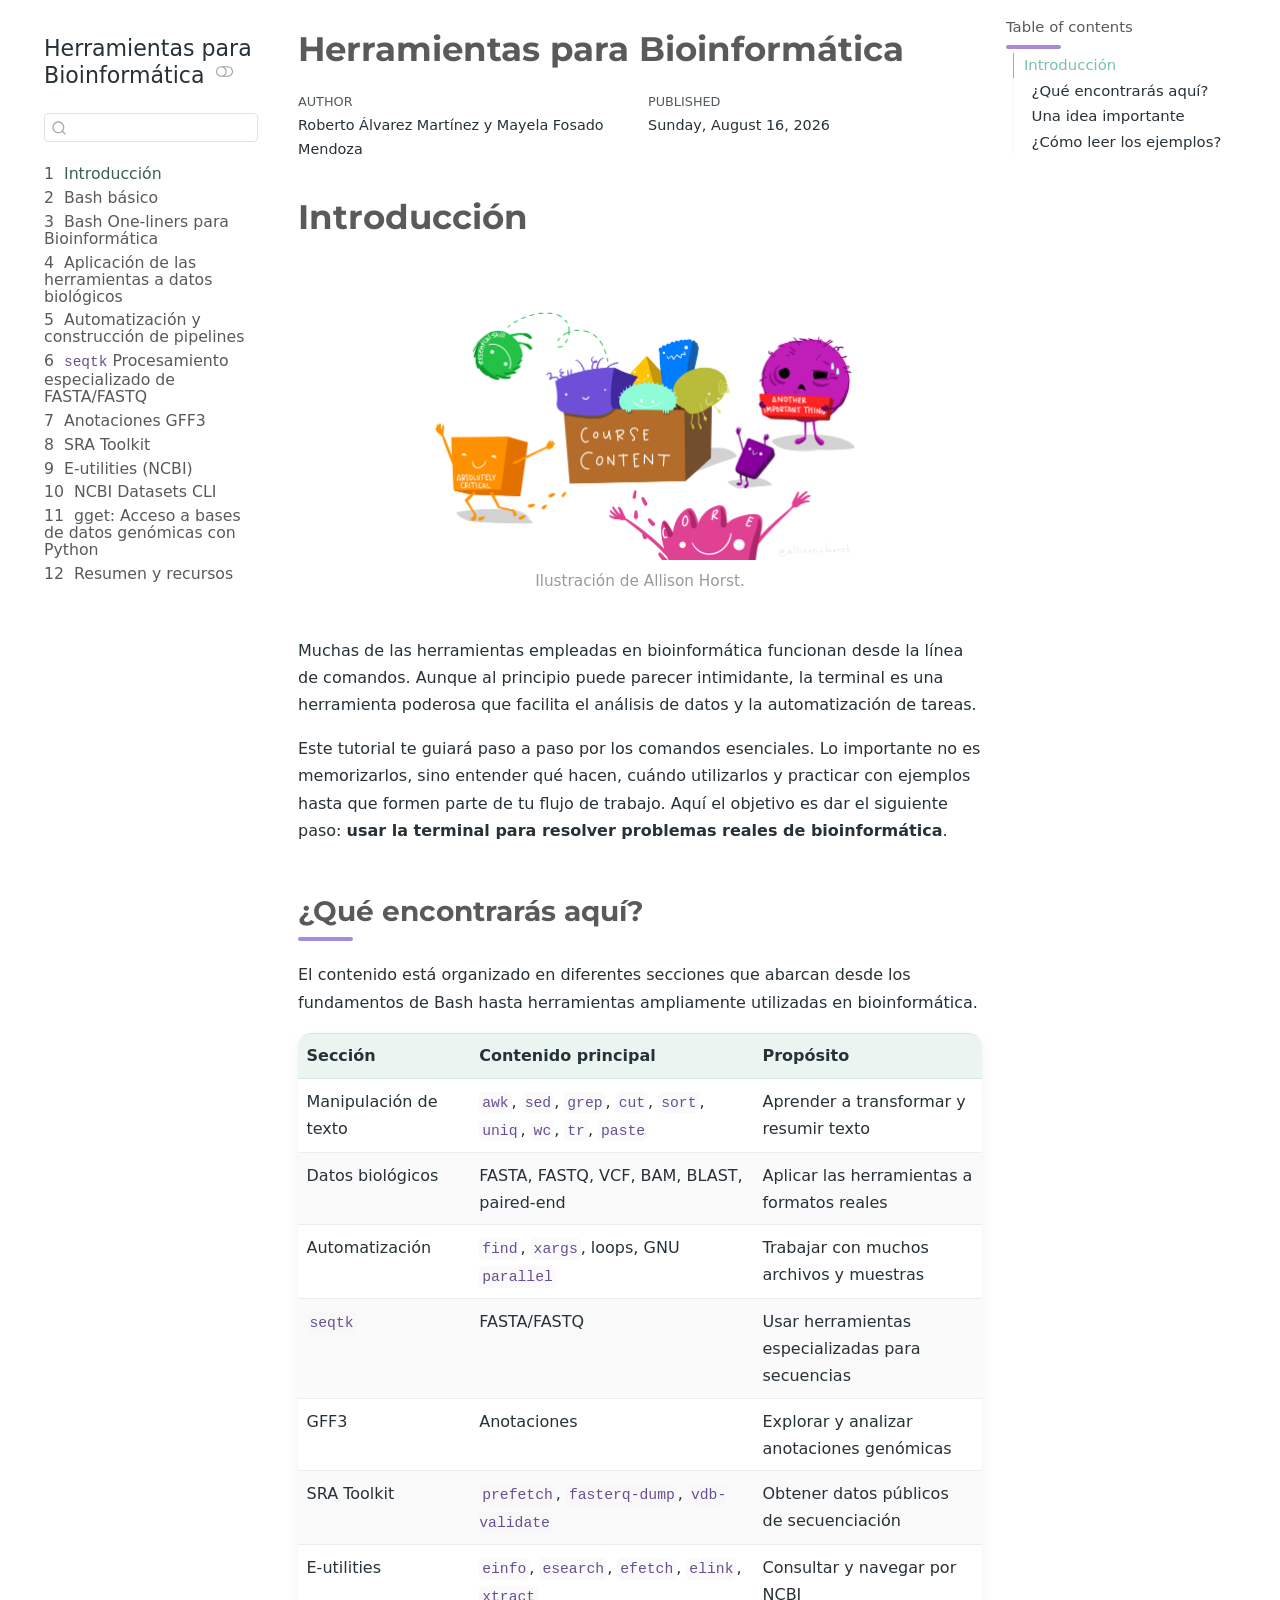
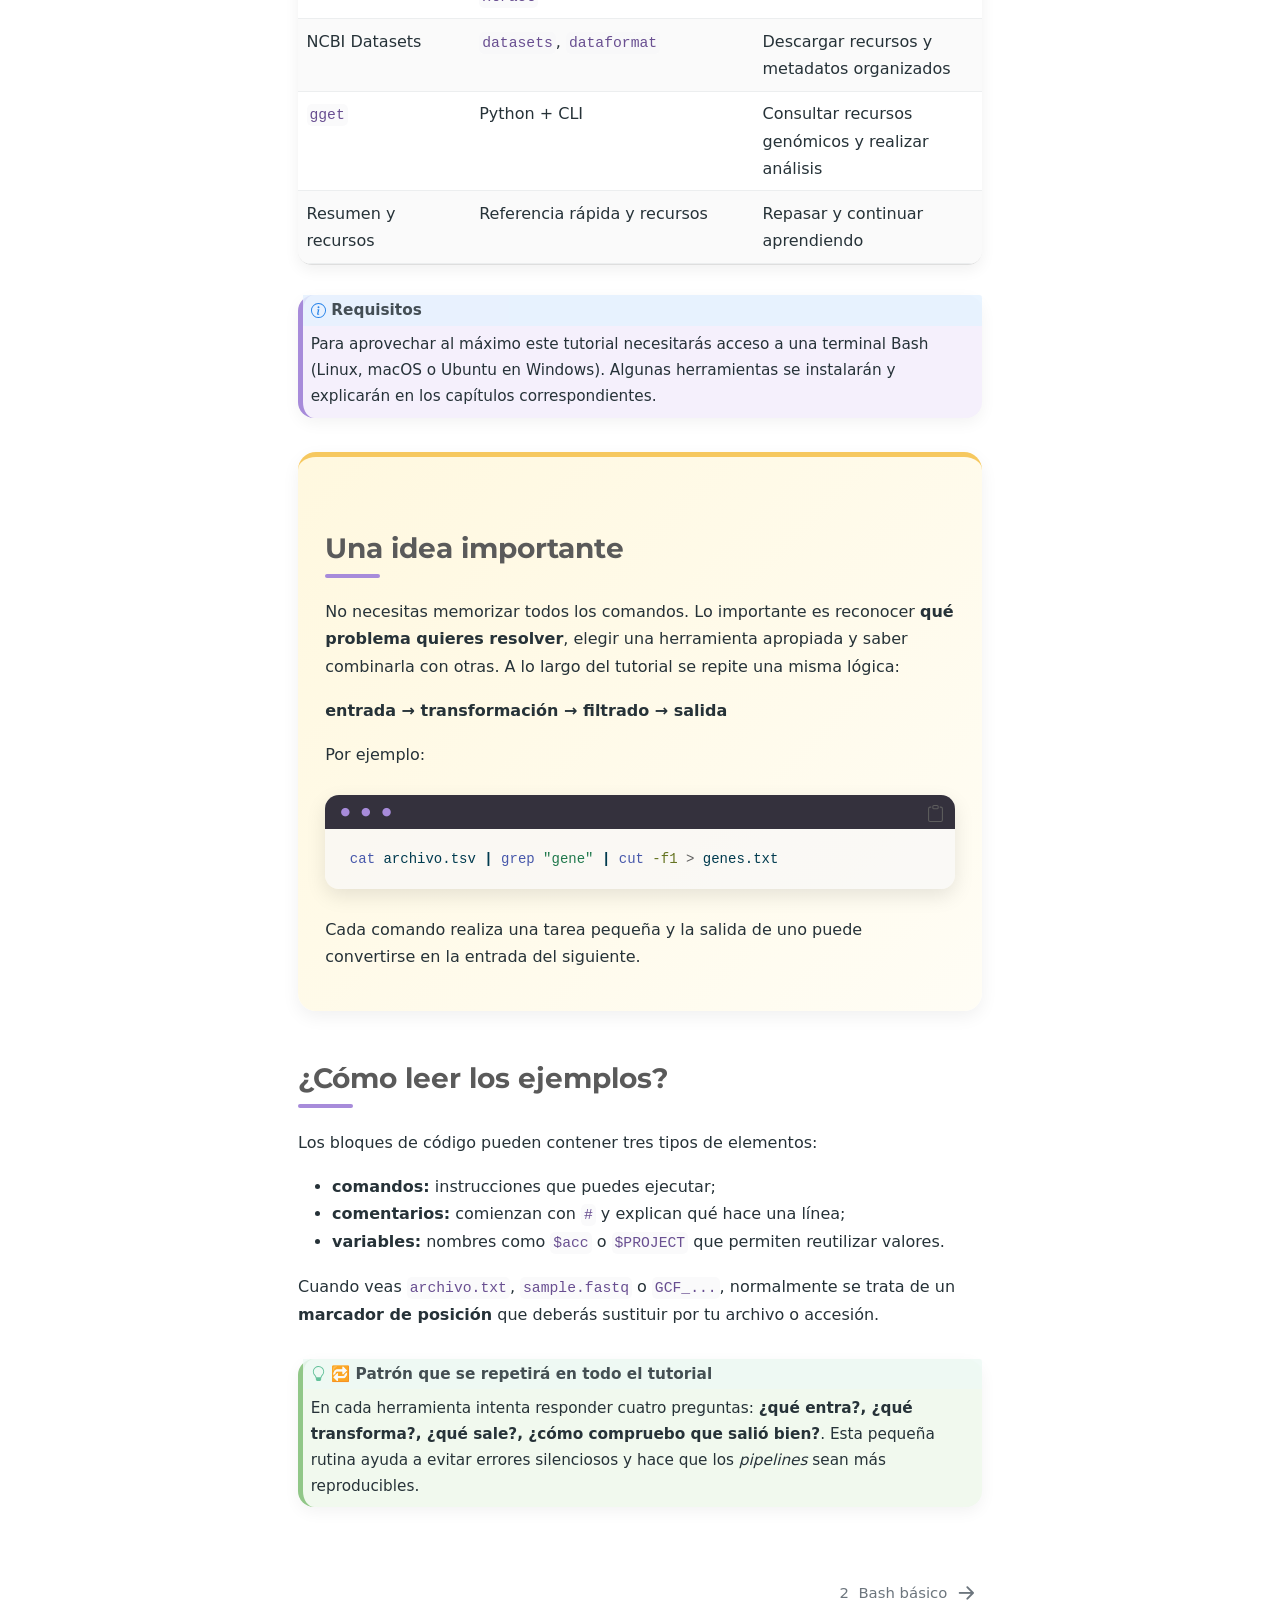
<file: docs/index.html>
<!DOCTYPE html>
<html xmlns="http://www.w3.org/1999/xhtml" lang="en" xml:lang="en"><head>

<meta charset="utf-8">
<meta name="generator" content="quarto-1.9.38">

<meta name="viewport" content="width=device-width, initial-scale=1.0, user-scalable=yes">

<meta name="author" content="Roberto Álvarez Martínez y Mayela Fosado Mendoza">

<title>Herramientas para Bioinformática</title>
<style>
/* Default styles provided by pandoc.
** See https://pandoc.org/MANUAL.html#variables-for-html for config info.
*/
code{white-space: pre-wrap;}
span.smallcaps{font-variant: small-caps;}
div.columns{display: flex; gap: min(4vw, 1.5em);}
div.column{flex: auto; overflow-x: auto;}
div.hanging-indent{margin-left: 1.5em; text-indent: -1.5em;}
ul.task-list{list-style: none;}
ul.task-list li input[type="checkbox"] {
  width: 0.8em;
  margin: 0 0.8em 0.2em -1em; /* quarto-specific, see https://github.com/quarto-dev/quarto-cli/issues/4556 */ 
  vertical-align: middle;
}
/* CSS for syntax highlighting */
html { -webkit-text-size-adjust: 100%; }
pre > code.sourceCode { white-space: pre; position: relative; }
pre > code.sourceCode > span { display: inline-block; line-height: 1.25; }
pre > code.sourceCode > span:empty { height: 1.2em; }
.sourceCode { overflow: visible; }
code.sourceCode > span { color: inherit; text-decoration: inherit; }
div.sourceCode { margin: 1em 0; }
pre.sourceCode { margin: 0; }
@media screen {
div.sourceCode { overflow: auto; }
}
@media print {
pre > code.sourceCode { white-space: pre-wrap; }
pre > code.sourceCode > span { text-indent: -5em; padding-left: 5em; }
}
pre.numberSource code
  { counter-reset: source-line 0; }
pre.numberSource code > span
  { position: relative; left: -4em; counter-increment: source-line; }
pre.numberSource code > span > a:first-child::before
  { content: counter(source-line);
    position: relative; left: -1em; text-align: right; vertical-align: baseline;
    border: none; display: inline-block;
    -webkit-touch-callout: none; -webkit-user-select: none;
    -khtml-user-select: none; -moz-user-select: none;
    -ms-user-select: none; user-select: none;
    padding: 0 4px; width: 4em;
  }
pre.numberSource { margin-left: 3em;  padding-left: 4px; }
div.sourceCode
  {   }
@media screen {
pre > code.sourceCode > span > a:first-child::before { text-decoration: underline; }
}
</style>


<script src="site_libs/quarto-nav/quarto-nav.js"></script>
<script src="site_libs/quarto-nav/headroom.min.js"></script>
<script src="site_libs/clipboard/clipboard.min.js"></script>
<script src="site_libs/quarto-search/autocomplete.umd.js"></script>
<script src="site_libs/quarto-search/fuse.min.js"></script>
<script src="site_libs/quarto-search/quarto-search.js"></script>
<meta name="quarto:offset" content="./">
<link href="./bash_basics.html" rel="next">
<script src="site_libs/quarto-html/quarto.js" type="module"></script>
<script src="site_libs/quarto-html/tabsets/tabsets.js" type="module"></script>
<script src="site_libs/quarto-html/popper.min.js"></script>
<script src="site_libs/quarto-html/tippy.umd.min.js"></script>
<script src="site_libs/quarto-html/anchor.min.js"></script>
<link href="site_libs/quarto-html/tippy.css" rel="stylesheet">
<link href="site_libs/quarto-html/quarto-syntax-highlighting-15634bcf2e68342d4ad2dfa704d543f6.css" rel="stylesheet" class="quarto-color-scheme" id="quarto-text-highlighting-styles">
<link href="site_libs/quarto-html/quarto-syntax-highlighting-dark-0a6b7249c26820e032cb0bd839ff02b1.css" rel="stylesheet" class="quarto-color-scheme quarto-color-alternate" id="quarto-text-highlighting-styles">
<link href="site_libs/quarto-html/quarto-syntax-highlighting-15634bcf2e68342d4ad2dfa704d543f6.css" rel="stylesheet" class="quarto-color-scheme-extra" id="quarto-text-highlighting-styles">
<script src="site_libs/bootstrap/bootstrap.min.js"></script>
<link href="site_libs/bootstrap/bootstrap-icons.css" rel="stylesheet">
<link href="site_libs/bootstrap/bootstrap-dd48739e482d666719efe25489baaec7.min.css" rel="stylesheet" append-hash="true" class="quarto-color-scheme" id="quarto-bootstrap" data-mode="light">
<link href="site_libs/bootstrap/bootstrap-dark-c5491cb7295b3d79f070a3ccf938a403.min.css" rel="stylesheet" append-hash="true" class="quarto-color-scheme quarto-color-alternate" id="quarto-bootstrap" data-mode="dark">
<link href="site_libs/bootstrap/bootstrap-dd48739e482d666719efe25489baaec7.min.css" rel="stylesheet" append-hash="true" class="quarto-color-scheme-extra" id="quarto-bootstrap" data-mode="light">
<script id="quarto-search-options" type="application/json">{
  "location": "sidebar",
  "copy-button": false,
  "collapse-after": 3,
  "panel-placement": "start",
  "type": "textbox",
  "limit": 50,
  "keyboard-shortcut": [
    "f",
    "/",
    "s"
  ],
  "show-item-context": false,
  "language": {
    "search-no-results-text": "No results",
    "search-matching-documents-text": "matching documents",
    "search-copy-link-title": "Copy link to search",
    "search-hide-matches-text": "Hide additional matches",
    "search-more-match-text": "more match in this document",
    "search-more-matches-text": "more matches in this document",
    "search-clear-button-title": "Clear",
    "search-text-placeholder": "",
    "search-detached-cancel-button-title": "Cancel",
    "search-submit-button-title": "Submit",
    "search-label": "Search"
  }
}</script>
<style>html{ scroll-behavior: smooth; }</style>


<link rel="stylesheet" href="styles.css">
</head>

<body class="nav-sidebar floating quarto-light"><script id="quarto-html-before-body" type="application/javascript">
    const toggleBodyColorMode = (bsSheetEl) => {
      const mode = bsSheetEl.getAttribute("data-mode");
      const bodyEl = window.document.querySelector("body");
      if (mode === "dark") {
        bodyEl.classList.add("quarto-dark");
        bodyEl.classList.remove("quarto-light");
      } else {
        bodyEl.classList.add("quarto-light");
        bodyEl.classList.remove("quarto-dark");
      }
    }
    const toggleBodyColorPrimary = () => {
      const bsSheetEl = window.document.querySelector("link#quarto-bootstrap:not([rel=disabled-stylesheet])");
      if (bsSheetEl) {
        toggleBodyColorMode(bsSheetEl);
      }
    }
    const setColorSchemeToggle = (alternate) => {
      const toggles = window.document.querySelectorAll('.quarto-color-scheme-toggle');
      for (let i=0; i < toggles.length; i++) {
        const toggle = toggles[i];
        if (toggle) {
          if (alternate) {
            toggle.classList.add("alternate");
          } else {
            toggle.classList.remove("alternate");
          }
        }
      }
    };
    const toggleColorMode = (alternate) => {
      // Switch the stylesheets
      const primaryStylesheets = window.document.querySelectorAll('link.quarto-color-scheme:not(.quarto-color-alternate)');
      const alternateStylesheets = window.document.querySelectorAll('link.quarto-color-scheme.quarto-color-alternate');
      manageTransitions('#quarto-margin-sidebar .nav-link', false);
      if (alternate) {
        // note: dark is layered on light, we don't disable primary!
        enableStylesheet(alternateStylesheets);
        for (const sheetNode of alternateStylesheets) {
          if (sheetNode.id === "quarto-bootstrap") {
            toggleBodyColorMode(sheetNode);
          }
        }
      } else {
        disableStylesheet(alternateStylesheets);
        enableStylesheet(primaryStylesheets)
        toggleBodyColorPrimary();
      }
      manageTransitions('#quarto-margin-sidebar .nav-link', true);
      // Switch the toggles
      setColorSchemeToggle(alternate)
      // Hack to workaround the fact that safari doesn't
      // properly recolor the scrollbar when toggling (#1455)
      if (navigator.userAgent.indexOf('Safari') > 0 && navigator.userAgent.indexOf('Chrome') == -1) {
        manageTransitions("body", false);
        window.scrollTo(0, 1);
        setTimeout(() => {
          window.scrollTo(0, 0);
          manageTransitions("body", true);
        }, 40);
      }
    }
    const disableStylesheet = (stylesheets) => {
      for (let i=0; i < stylesheets.length; i++) {
        const stylesheet = stylesheets[i];
        stylesheet.rel = 'disabled-stylesheet';
      }
    }
    const enableStylesheet = (stylesheets) => {
      for (let i=0; i < stylesheets.length; i++) {
        const stylesheet = stylesheets[i];
        if(stylesheet.rel !== 'stylesheet') { // for Chrome, which will still FOUC without this check
          stylesheet.rel = 'stylesheet';
        }
      }
    }
    const manageTransitions = (selector, allowTransitions) => {
      const els = window.document.querySelectorAll(selector);
      for (let i=0; i < els.length; i++) {
        const el = els[i];
        if (allowTransitions) {
          el.classList.remove('notransition');
        } else {
          el.classList.add('notransition');
        }
      }
    }
    const isFileUrl = () => {
      return window.location.protocol === 'file:';
    }
    const hasAlternateSentinel = () => {
      let styleSentinel = getColorSchemeSentinel();
      if (styleSentinel !== null) {
        return styleSentinel === "alternate";
      } else {
        return false;
      }
    }
    const setStyleSentinel = (alternate) => {
      const value = alternate ? "alternate" : "default";
      if (!isFileUrl()) {
        window.localStorage.setItem("quarto-color-scheme", value);
      } else {
        localAlternateSentinel = value;
      }
    }
    const getColorSchemeSentinel = () => {
      if (!isFileUrl()) {
        const storageValue = window.localStorage.getItem("quarto-color-scheme");
        return storageValue != null ? storageValue : localAlternateSentinel;
      } else {
        return localAlternateSentinel;
      }
    }
    const toggleGiscusIfUsed = (isAlternate, darkModeDefault) => {
      const baseTheme = document.querySelector('#giscus-base-theme')?.value ?? 'light';
      const alternateTheme = document.querySelector('#giscus-alt-theme')?.value ?? 'dark';
      let newTheme = '';
      if(authorPrefersDark) {
        newTheme = isAlternate ? baseTheme : alternateTheme;
      } else {
        newTheme = isAlternate ? alternateTheme : baseTheme;
      }
      const changeGiscusTheme = () => {
        // From: https://github.com/giscus/giscus/issues/336
        const sendMessage = (message) => {
          const iframe = document.querySelector('iframe.giscus-frame');
          if (!iframe) return;
          iframe.contentWindow.postMessage({ giscus: message }, 'https://giscus.app');
        }
        sendMessage({
          setConfig: {
            theme: newTheme
          }
        });
      }
      const isGiscussLoaded = window.document.querySelector('iframe.giscus-frame') !== null;
      if (isGiscussLoaded) {
        changeGiscusTheme();
      }
    };
    const authorPrefersDark = false;
    const darkModeDefault = authorPrefersDark;
      document.querySelector('link#quarto-text-highlighting-styles.quarto-color-scheme-extra').rel = 'disabled-stylesheet';
      document.querySelector('link#quarto-bootstrap.quarto-color-scheme-extra').rel = 'disabled-stylesheet';
    let localAlternateSentinel = darkModeDefault ? 'alternate' : 'default';
    // Dark / light mode switch
    window.quartoToggleColorScheme = () => {
      // Read the current dark / light value
      let toAlternate = !hasAlternateSentinel();
      toggleColorMode(toAlternate);
      setStyleSentinel(toAlternate);
      toggleGiscusIfUsed(toAlternate, darkModeDefault);
      window.dispatchEvent(new Event('resize'));
    };
    // Switch to dark mode if need be
    if (hasAlternateSentinel()) {
      toggleColorMode(true);
    } else {
      toggleColorMode(false);
    }
  </script>

<div id="quarto-search-results"></div>
  <header id="quarto-header" class="headroom fixed-top">
  <nav class="quarto-secondary-nav">
    <div class="container-fluid d-flex">
      <button type="button" class="quarto-btn-toggle btn" data-bs-toggle="collapse" role="button" data-bs-target=".quarto-sidebar-collapse-item" aria-controls="quarto-sidebar" aria-expanded="false" aria-label="Toggle sidebar navigation" onclick="if (window.quartoToggleHeadroom) { window.quartoToggleHeadroom(); }">
        <i class="bi bi-layout-text-sidebar-reverse"></i>
      </button>
        <nav class="quarto-page-breadcrumbs" aria-label="breadcrumb"><ol class="breadcrumb"><li class="breadcrumb-item"><a href="./index.html"><span class="chapter-number">1</span>&nbsp; <span class="chapter-title">Introducción</span></a></li></ol></nav>
        <a class="flex-grow-1" role="navigation" data-bs-toggle="collapse" data-bs-target=".quarto-sidebar-collapse-item" aria-controls="quarto-sidebar" aria-expanded="false" aria-label="Toggle sidebar navigation" onclick="if (window.quartoToggleHeadroom) { window.quartoToggleHeadroom(); }">      
        </a>
      <button type="button" class="btn quarto-search-button" aria-label="Search" onclick="window.quartoOpenSearch();">
        <i class="bi bi-search"></i>
      </button>
    </div>
  </nav>
</header>
<!-- content -->
<div id="quarto-content" class="quarto-container page-columns page-rows-contents page-layout-article">
<!-- sidebar -->
  <nav id="quarto-sidebar" class="sidebar collapse collapse-horizontal quarto-sidebar-collapse-item sidebar-navigation floating overflow-auto">
    <div class="pt-lg-2 mt-2 text-left sidebar-header">
    <div class="sidebar-title mb-0 py-0">
      <a href="./">Herramientas para Bioinformática</a> 
        <div class="sidebar-tools-main">
  <a href="" class="quarto-color-scheme-toggle quarto-navigation-tool  px-1" onclick="window.quartoToggleColorScheme(); return false;" title="Toggle dark mode"><i class="bi"></i></a>
</div>
    </div>
      </div>
        <div class="mt-2 flex-shrink-0 align-items-center">
        <div class="sidebar-search">
        <div id="quarto-search" class="" title="Search"></div>
        </div>
        </div>
    <div class="sidebar-menu-container"> 
    <ul class="list-unstyled mt-1">
        <li class="sidebar-item">
  <div class="sidebar-item-container"> 
  <a href="./index.html" class="sidebar-item-text sidebar-link active">
 <span class="menu-text"><span class="chapter-number">1</span>&nbsp; <span class="chapter-title">Introducción</span></span></a>
  </div>
</li>
        <li class="sidebar-item">
  <div class="sidebar-item-container"> 
  <a href="./bash_basics.html" class="sidebar-item-text sidebar-link">
 <span class="menu-text"><span class="chapter-number">2</span>&nbsp; <span class="chapter-title">Bash básico</span></span></a>
  </div>
</li>
        <li class="sidebar-item">
  <div class="sidebar-item-container"> 
  <a href="./bash_one_liners.html" class="sidebar-item-text sidebar-link">
 <span class="menu-text"><span class="chapter-number">3</span>&nbsp; <span class="chapter-title">Bash One-liners para Bioinformática</span></span></a>
  </div>
</li>
        <li class="sidebar-item">
  <div class="sidebar-item-container"> 
  <a href="./one_liners_and_bioinformatics.html" class="sidebar-item-text sidebar-link">
 <span class="menu-text"><span class="chapter-number">4</span>&nbsp; <span class="chapter-title">Aplicación de las herramientas a datos biológicos</span></span></a>
  </div>
</li>
        <li class="sidebar-item">
  <div class="sidebar-item-container"> 
  <a href="./automatization.html" class="sidebar-item-text sidebar-link">
 <span class="menu-text"><span class="chapter-number">5</span>&nbsp; <span class="chapter-title">Automatización y construcción de pipelines</span></span></a>
  </div>
</li>
        <li class="sidebar-item">
  <div class="sidebar-item-container"> 
  <a href="./seqtk.html" class="sidebar-item-text sidebar-link">
 <span class="menu-text"><span class="chapter-number">6</span>&nbsp; <span class="chapter-title"><code>seqtk</code> Procesamiento especializado de FASTA/FASTQ</span></span></a>
  </div>
</li>
        <li class="sidebar-item">
  <div class="sidebar-item-container"> 
  <a href="./gff3.html" class="sidebar-item-text sidebar-link">
 <span class="menu-text"><span class="chapter-number">7</span>&nbsp; <span class="chapter-title">Anotaciones GFF3</span></span></a>
  </div>
</li>
        <li class="sidebar-item">
  <div class="sidebar-item-container"> 
  <a href="./SRA_toolkit.html" class="sidebar-item-text sidebar-link">
 <span class="menu-text"><span class="chapter-number">8</span>&nbsp; <span class="chapter-title">SRA Toolkit</span></span></a>
  </div>
</li>
        <li class="sidebar-item">
  <div class="sidebar-item-container"> 
  <a href="./e_utilities.html" class="sidebar-item-text sidebar-link">
 <span class="menu-text"><span class="chapter-number">9</span>&nbsp; <span class="chapter-title">E-utilities (NCBI)</span></span></a>
  </div>
</li>
        <li class="sidebar-item">
  <div class="sidebar-item-container"> 
  <a href="./NCBI_dataset.html" class="sidebar-item-text sidebar-link">
 <span class="menu-text"><span class="chapter-number">10</span>&nbsp; <span class="chapter-title">NCBI Datasets CLI</span></span></a>
  </div>
</li>
        <li class="sidebar-item">
  <div class="sidebar-item-container"> 
  <a href="./gget.html" class="sidebar-item-text sidebar-link">
 <span class="menu-text"><span class="chapter-number">11</span>&nbsp; <span class="chapter-title">gget: Acceso a bases de datos genómicas con Python</span></span></a>
  </div>
</li>
        <li class="sidebar-item">
  <div class="sidebar-item-container"> 
  <a href="./sources.html" class="sidebar-item-text sidebar-link">
 <span class="menu-text"><span class="chapter-number">12</span>&nbsp; <span class="chapter-title">Resumen y recursos</span></span></a>
  </div>
</li>
    </ul>
    </div>
</nav>
<div id="quarto-sidebar-glass" class="quarto-sidebar-collapse-item" data-bs-toggle="collapse" data-bs-target=".quarto-sidebar-collapse-item"></div>
<!-- margin-sidebar -->
    <div id="quarto-margin-sidebar" class="sidebar margin-sidebar">
        <nav id="TOC" role="doc-toc" class="toc-active">
    <h2 id="toc-title">Table of contents</h2>
   
  <ul>
  <li><a href="#introducción" id="toc-introducción" class="nav-link active" data-scroll-target="#introducción">Introducción</a>
  <ul>
  <li><a href="#qué-encontrarás-aquí" id="toc-qué-encontrarás-aquí" class="nav-link" data-scroll-target="#qué-encontrarás-aquí">¿Qué encontrarás aquí?</a></li>
  <li><a href="#una-idea-importante" id="toc-una-idea-importante" class="nav-link" data-scroll-target="#una-idea-importante">Una idea importante</a></li>
  <li><a href="#cómo-leer-los-ejemplos" id="toc-cómo-leer-los-ejemplos" class="nav-link" data-scroll-target="#cómo-leer-los-ejemplos">¿Cómo leer los ejemplos?</a></li>
  </ul></li>
  </ul>
</nav>
    </div>
<!-- main -->
<main class="content" id="quarto-document-content">


<header id="title-block-header" class="quarto-title-block default">
<div class="quarto-title">
<h1 class="title">Herramientas para Bioinformática</h1>
</div>



<div class="quarto-title-meta">

    <div>
    <div class="quarto-title-meta-heading">Author</div>
    <div class="quarto-title-meta-contents">
             <p>Roberto Álvarez Martínez y Mayela Fosado Mendoza </p>
          </div>
  </div>
    
    <div>
    <div class="quarto-title-meta-heading">Published</div>
    <div class="quarto-title-meta-contents">
      <p class="date">Sunday, August 16, 2026</p>
    </div>
  </div>
  
    
  </div>
  


</header>


<section id="introducción" class="level1 unnumbered">
<h1 class="unnumbered">Introducción</h1>
<div class="quarto-figure quarto-figure-center">
<figure class="figure">
<p><img src="figures/course_content.png" class="img-fluid figure-img" style="width:70.0%"></p>
<figcaption>Ilustración de Allison Horst.</figcaption>
</figure>
</div>
<p>Muchas de las herramientas empleadas en bioinformática funcionan desde la línea de comandos. Aunque al principio puede parecer intimidante, la terminal es una herramienta poderosa que facilita el análisis de datos y la automatización de tareas.</p>
<p>Este tutorial te guiará paso a paso por los comandos esenciales. Lo importante no es memorizarlos, sino entender qué hacen, cuándo utilizarlos y practicar con ejemplos hasta que formen parte de tu flujo de trabajo. Aquí el objetivo es dar el siguiente paso: <strong>usar la terminal para resolver problemas reales de bioinformática</strong>.</p>
<section id="qué-encontrarás-aquí" class="level2 unnumbered">
<h2 class="unnumbered anchored" data-anchor-id="qué-encontrarás-aquí">¿Qué encontrarás aquí?</h2>
<p>El contenido está organizado en diferentes secciones que abarcan desde los fundamentos de Bash hasta herramientas ampliamente utilizadas en bioinformática.</p>
<table class="caption-top table">
<colgroup>
<col style="width: 25%">
<col style="width: 41%">
<col style="width: 33%">
</colgroup>
<thead>
<tr class="header">
<th>Sección</th>
<th>Contenido principal</th>
<th>Propósito</th>
</tr>
</thead>
<tbody>
<tr class="odd">
<td>Manipulación de texto</td>
<td><code>awk</code>, <code>sed</code>, <code>grep</code>, <code>cut</code>, <code>sort</code>, <code>uniq</code>, <code>wc</code>, <code>tr</code>, <code>paste</code></td>
<td>Aprender a transformar y resumir texto</td>
</tr>
<tr class="even">
<td>Datos biológicos</td>
<td>FASTA, FASTQ, VCF, BAM, BLAST, paired-end</td>
<td>Aplicar las herramientas a formatos reales</td>
</tr>
<tr class="odd">
<td>Automatización</td>
<td><code>find</code>, <code>xargs</code>, loops, GNU <code>parallel</code></td>
<td>Trabajar con muchos archivos y muestras</td>
</tr>
<tr class="even">
<td><code>seqtk</code></td>
<td>FASTA/FASTQ</td>
<td>Usar herramientas especializadas para secuencias</td>
</tr>
<tr class="odd">
<td>GFF3</td>
<td>Anotaciones</td>
<td>Explorar y analizar anotaciones genómicas</td>
</tr>
<tr class="even">
<td>SRA Toolkit</td>
<td><code>prefetch</code>, <code>fasterq-dump</code>, <code>vdb-validate</code></td>
<td>Obtener datos públicos de secuenciación</td>
</tr>
<tr class="odd">
<td>E-utilities</td>
<td><code>einfo</code>, <code>esearch</code>, <code>efetch</code>, <code>elink</code>, <code>xtract</code></td>
<td>Consultar y navegar por NCBI</td>
</tr>
<tr class="even">
<td>NCBI Datasets</td>
<td><code>datasets</code>, <code>dataformat</code></td>
<td>Descargar recursos y metadatos organizados</td>
</tr>
<tr class="odd">
<td><code>gget</code></td>
<td>Python + CLI</td>
<td>Consultar recursos genómicos y realizar análisis</td>
</tr>
<tr class="even">
<td>Resumen y recursos</td>
<td>Referencia rápida y recursos</td>
<td>Repasar y continuar aprendiendo</td>
</tr>
</tbody>
</table>
<div class="callout callout-style-default callout-note callout-titled">
<div class="callout-header d-flex align-content-center">
<div class="callout-icon-container">
<i class="callout-icon"></i>
</div>
<div class="callout-title-container flex-fill">
<span class="screen-reader-only">Note</span>Requisitos
</div>
</div>
<div class="callout-body-container callout-body">
<p>Para aprovechar al máximo este tutorial necesitarás acceso a una terminal Bash (Linux, macOS o Ubuntu en Windows). Algunas herramientas se instalarán y explicarán en los capítulos correspondientes.</p>
</div>
</div>
</section>
<section id="una-idea-importante" class="level2 unnumbered idea">
<h2 class="unnumbered anchored" data-anchor-id="una-idea-importante">Una idea importante</h2>
<p>No necesitas memorizar todos los comandos. Lo importante es reconocer <strong>qué problema quieres resolver</strong>, elegir una herramienta apropiada y saber combinarla con otras. A lo largo del tutorial se repite una misma lógica:</p>
<p><strong>entrada → transformación → filtrado → salida</strong></p>
<p>Por ejemplo:</p>
<div class="code-copy-outer-scaffold"><div class="sourceCode" id="cb1"><pre class="sourceCode bash code-with-copy"><code class="sourceCode bash"><span id="cb1-1"><a href="#cb1-1" aria-hidden="true" tabindex="-1"></a><span class="fu">cat</span> archivo.tsv <span class="kw">|</span> <span class="fu">grep</span> <span class="st">"gene"</span> <span class="kw">|</span> <span class="fu">cut</span> <span class="at">-f1</span> <span class="op">&gt;</span> genes.txt</span></code></pre></div><button title="Copy to Clipboard" class="code-copy-button"><i class="bi"></i></button></div>
<p>Cada comando realiza una tarea pequeña y la salida de uno puede convertirse en la entrada del siguiente.</p>
</section>
<section id="cómo-leer-los-ejemplos" class="level2 unnumbered">
<h2 class="unnumbered anchored" data-anchor-id="cómo-leer-los-ejemplos">¿Cómo leer los ejemplos?</h2>
<p>Los bloques de código pueden contener tres tipos de elementos:</p>
<ul>
<li><strong>comandos:</strong> instrucciones que puedes ejecutar;</li>
<li><strong>comentarios:</strong> comienzan con <code>#</code> y explican qué hace una línea;</li>
<li><strong>variables:</strong> nombres como <code>$acc</code> o <code>$PROJECT</code> que permiten reutilizar valores.</li>
</ul>
<p>Cuando veas <code>archivo.txt</code>, <code>sample.fastq</code> o <code>GCF_...</code>, normalmente se trata de un <strong>marcador de posición</strong> que deberás sustituir por tu archivo o accesión.</p>
<div class="callout callout-style-default callout-tip callout-titled">
<div class="callout-header d-flex align-content-center">
<div class="callout-icon-container">
<i class="callout-icon"></i>
</div>
<div class="callout-title-container flex-fill">
<span class="screen-reader-only">Tip</span>🔁 Patrón que se repetirá en todo el tutorial
</div>
</div>
<div class="callout-body-container callout-body">
<p>En cada herramienta intenta responder cuatro preguntas: <strong>¿qué entra?, ¿qué transforma?, ¿qué sale?, ¿cómo compruebo que salió bien?</strong>. Esta pequeña rutina ayuda a evitar errores silenciosos y hace que los <em>pipelines</em> sean más reproducibles.</p>
</div>
</div>


</section>
</section>

</main> <!-- /main -->
<script id="quarto-html-after-body" type="application/javascript">
  window.document.addEventListener("DOMContentLoaded", function (event) {
    // Ensure there is a toggle, if there isn't float one in the top right
    if (window.document.querySelector('.quarto-color-scheme-toggle') === null) {
      const a = window.document.createElement('a');
      a.classList.add('top-right');
      a.classList.add('quarto-color-scheme-toggle');
      a.href = "";
      a.onclick = function() { try { window.quartoToggleColorScheme(); } catch {} return false; };
      const i = window.document.createElement("i");
      i.classList.add('bi');
      a.appendChild(i);
      window.document.body.appendChild(a);
    }
    setColorSchemeToggle(hasAlternateSentinel())
    const icon = "";
    const anchorJS = new window.AnchorJS();
    anchorJS.options = {
      placement: 'right',
      icon: icon
    };
    anchorJS.add('.anchored');
    const isCodeAnnotation = (el) => {
      for (const clz of el.classList) {
        if (clz.startsWith('code-annotation-')) {                     
          return true;
        }
      }
      return false;
    }
    const onCopySuccess = function(e) {
      // button target
      const button = e.trigger;
      // don't keep focus
      button.blur();
      // flash "checked"
      button.classList.add('code-copy-button-checked');
      var currentTitle = button.getAttribute("title");
      button.setAttribute("title", "Copied!");
      let tooltip;
      if (window.bootstrap) {
        button.setAttribute("data-bs-toggle", "tooltip");
        button.setAttribute("data-bs-placement", "left");
        button.setAttribute("data-bs-title", "Copied!");
        tooltip = new bootstrap.Tooltip(button, 
          { trigger: "manual", 
            customClass: "code-copy-button-tooltip",
            offset: [0, -8]});
        tooltip.show();    
      }
      setTimeout(function() {
        if (tooltip) {
          tooltip.hide();
          button.removeAttribute("data-bs-title");
          button.removeAttribute("data-bs-toggle");
          button.removeAttribute("data-bs-placement");
        }
        button.setAttribute("title", currentTitle);
        button.classList.remove('code-copy-button-checked');
      }, 1000);
      // clear code selection
      e.clearSelection();
    }
    const getTextToCopy = function(trigger) {
      const outerScaffold = trigger.parentElement.cloneNode(true);
      const codeEl = outerScaffold.querySelector('code');
      for (const childEl of codeEl.children) {
        if (isCodeAnnotation(childEl)) {
          childEl.remove();
        }
      }
      return codeEl.innerText;
    }
    const clipboard = new window.ClipboardJS('.code-copy-button:not([data-in-quarto-modal])', {
      text: getTextToCopy
    });
    clipboard.on('success', onCopySuccess);
    if (window.document.getElementById('quarto-embedded-source-code-modal')) {
      const clipboardModal = new window.ClipboardJS('.code-copy-button[data-in-quarto-modal]', {
        text: getTextToCopy,
        container: window.document.getElementById('quarto-embedded-source-code-modal')
      });
      clipboardModal.on('success', onCopySuccess);
    }
      var localhostRegex = new RegExp(/^(?:http|https):\/\/localhost\:?[0-9]*\//);
      var mailtoRegex = new RegExp(/^mailto:/);
        var filterRegex = new RegExp('/' + window.location.host + '/');
      var isInternal = (href) => {
          return filterRegex.test(href) || localhostRegex.test(href) || mailtoRegex.test(href);
      }
      // Inspect non-navigation links and adorn them if external
     var links = window.document.querySelectorAll('a[href]:not(.nav-link):not(.navbar-brand):not(.toc-action):not(.sidebar-link):not(.sidebar-item-toggle):not(.pagination-link):not(.no-external):not([aria-hidden]):not(.dropdown-item):not(.quarto-navigation-tool):not(.about-link)');
      for (var i=0; i<links.length; i++) {
        const link = links[i];
        if (!isInternal(link.href)) {
          // undo the damage that might have been done by quarto-nav.js in the case of
          // links that we want to consider external
          if (link.dataset.originalHref !== undefined) {
            link.href = link.dataset.originalHref;
          }
            // target, if specified
            link.setAttribute("target", "_blank");
            if (link.getAttribute("rel") === null) {
              link.setAttribute("rel", "noopener");
            }
        }
      }
    function tippyHover(el, contentFn, onTriggerFn, onUntriggerFn) {
      const config = {
        allowHTML: true,
        maxWidth: 500,
        delay: 100,
        arrow: false,
        appendTo: function(el) {
            return el.parentElement;
        },
        interactive: true,
        interactiveBorder: 10,
        theme: 'quarto',
        placement: 'bottom-start',
      };
      if (contentFn) {
        config.content = contentFn;
      }
      if (onTriggerFn) {
        config.onTrigger = onTriggerFn;
      }
      if (onUntriggerFn) {
        config.onUntrigger = onUntriggerFn;
      }
      window.tippy(el, config); 
    }
    const noterefs = window.document.querySelectorAll('a[role="doc-noteref"]');
    for (var i=0; i<noterefs.length; i++) {
      const ref = noterefs[i];
      tippyHover(ref, function() {
        // use id or data attribute instead here
        let href = ref.getAttribute('data-footnote-href') || ref.getAttribute('href');
        try { href = new URL(href).hash; } catch {}
        const id = href.replace(/^#\/?/, "");
        const note = window.document.getElementById(id);
        if (note) {
          return note.innerHTML;
        } else {
          return "";
        }
      });
    }
    const xrefs = window.document.querySelectorAll('a.quarto-xref');
    const processXRef = (id, note) => {
      // Strip column container classes
      const stripColumnClz = (el) => {
        el.classList.remove("page-full", "page-columns");
        if (el.children) {
          for (const child of el.children) {
            stripColumnClz(child);
          }
        }
      }
      stripColumnClz(note)
      if (id === null || id.startsWith('sec-')) {
        // Special case sections, only their first couple elements
        const container = document.createElement("div");
        if (note.children && note.children.length > 2) {
          container.appendChild(note.children[0].cloneNode(true));
          for (let i = 1; i < note.children.length; i++) {
            const child = note.children[i];
            if (child.tagName === "P" && child.innerText === "") {
              continue;
            } else {
              container.appendChild(child.cloneNode(true));
              break;
            }
          }
          if (window.Quarto?.typesetMath) {
            window.Quarto.typesetMath(container);
          }
          return container.innerHTML
        } else {
          if (window.Quarto?.typesetMath) {
            window.Quarto.typesetMath(note);
          }
          return note.innerHTML;
        }
      } else {
        // Remove any anchor links if they are present
        const anchorLink = note.querySelector('a.anchorjs-link');
        if (anchorLink) {
          anchorLink.remove();
        }
        if (window.Quarto?.typesetMath) {
          window.Quarto.typesetMath(note);
        }
        if (note.classList.contains("callout")) {
          return note.outerHTML;
        } else {
          return note.innerHTML;
        }
      }
    }
    for (var i=0; i<xrefs.length; i++) {
      const xref = xrefs[i];
      tippyHover(xref, undefined, function(instance) {
        instance.disable();
        let url = xref.getAttribute('href');
        let hash = undefined; 
        if (url.startsWith('#')) {
          hash = url;
        } else {
          try { hash = new URL(url).hash; } catch {}
        }
        if (hash) {
          const id = hash.replace(/^#\/?/, "");
          const note = window.document.getElementById(id);
          if (note !== null) {
            try {
              const html = processXRef(id, note.cloneNode(true));
              instance.setContent(html);
            } finally {
              instance.enable();
              instance.show();
            }
          } else {
            // See if we can fetch this
            fetch(url.split('#')[0])
            .then(res => res.text())
            .then(html => {
              const parser = new DOMParser();
              const htmlDoc = parser.parseFromString(html, "text/html");
              const note = htmlDoc.getElementById(id);
              if (note !== null) {
                const html = processXRef(id, note);
                instance.setContent(html);
              } 
            }).finally(() => {
              instance.enable();
              instance.show();
            });
          }
        } else {
          // See if we can fetch a full url (with no hash to target)
          // This is a special case and we should probably do some content thinning / targeting
          fetch(url)
          .then(res => res.text())
          .then(html => {
            const parser = new DOMParser();
            const htmlDoc = parser.parseFromString(html, "text/html");
            const note = htmlDoc.querySelector('main.content');
            if (note !== null) {
              // This should only happen for chapter cross references
              // (since there is no id in the URL)
              // remove the first header
              if (note.children.length > 0 && note.children[0].tagName === "HEADER") {
                note.children[0].remove();
              }
              const html = processXRef(null, note);
              instance.setContent(html);
            } 
          }).finally(() => {
            instance.enable();
            instance.show();
          });
        }
      }, function(instance) {
      });
    }
        let selectedAnnoteEl;
        const selectorForAnnotation = ( cell, annotation) => {
          let cellAttr = 'data-code-cell="' + cell + '"';
          let lineAttr = 'data-code-annotation="' +  annotation + '"';
          const selector = 'span[' + cellAttr + '][' + lineAttr + ']';
          return selector;
        }
        const selectCodeLines = (annoteEl) => {
          const doc = window.document;
          const targetCell = annoteEl.getAttribute("data-target-cell");
          const targetAnnotation = annoteEl.getAttribute("data-target-annotation");
          const annoteSpan = window.document.querySelector(selectorForAnnotation(targetCell, targetAnnotation));
          const lines = annoteSpan.getAttribute("data-code-lines").split(",");
          const lineIds = lines.map((line) => {
            return targetCell + "-" + line;
          })
          let top = null;
          let height = null;
          let parent = null;
          if (lineIds.length > 0) {
              //compute the position of the single el (top and bottom and make a div)
              const el = window.document.getElementById(lineIds[0]);
              top = el.offsetTop;
              height = el.offsetHeight;
              parent = el.parentElement.parentElement;
            if (lineIds.length > 1) {
              const lastEl = window.document.getElementById(lineIds[lineIds.length - 1]);
              const bottom = lastEl.offsetTop + lastEl.offsetHeight;
              height = bottom - top;
            }
            if (top !== null && height !== null && parent !== null) {
              // cook up a div (if necessary) and position it 
              let div = window.document.getElementById("code-annotation-line-highlight");
              if (div === null) {
                div = window.document.createElement("div");
                div.setAttribute("id", "code-annotation-line-highlight");
                div.style.position = 'absolute';
                parent.appendChild(div);
              }
              div.style.top = top - 2 + "px";
              div.style.height = height + 4 + "px";
              div.style.left = 0;
              let gutterDiv = window.document.getElementById("code-annotation-line-highlight-gutter");
              if (gutterDiv === null) {
                gutterDiv = window.document.createElement("div");
                gutterDiv.setAttribute("id", "code-annotation-line-highlight-gutter");
                gutterDiv.style.position = 'absolute';
                const codeCell = window.document.getElementById(targetCell);
                const gutter = codeCell.querySelector('.code-annotation-gutter');
                gutter.appendChild(gutterDiv);
              }
              gutterDiv.style.top = top - 2 + "px";
              gutterDiv.style.height = height + 4 + "px";
            }
            selectedAnnoteEl = annoteEl;
          }
        };
        const unselectCodeLines = () => {
          const elementsIds = ["code-annotation-line-highlight", "code-annotation-line-highlight-gutter"];
          elementsIds.forEach((elId) => {
            const div = window.document.getElementById(elId);
            if (div) {
              div.remove();
            }
          });
          selectedAnnoteEl = undefined;
        };
          // Handle positioning of the toggle
      window.addEventListener(
        "resize",
        throttle(() => {
          elRect = undefined;
          if (selectedAnnoteEl) {
            selectCodeLines(selectedAnnoteEl);
          }
        }, 10)
      );
      function throttle(fn, ms) {
      let throttle = false;
      let timer;
        return (...args) => {
          if(!throttle) { // first call gets through
              fn.apply(this, args);
              throttle = true;
          } else { // all the others get throttled
              if(timer) clearTimeout(timer); // cancel #2
              timer = setTimeout(() => {
                fn.apply(this, args);
                timer = throttle = false;
              }, ms);
          }
        };
      }
        // Attach click handler to the DT
        const annoteDls = window.document.querySelectorAll('dt[data-target-cell]');
        for (const annoteDlNode of annoteDls) {
          annoteDlNode.addEventListener('click', (event) => {
            const clickedEl = event.target;
            if (clickedEl !== selectedAnnoteEl) {
              unselectCodeLines();
              const activeEl = window.document.querySelector('dt[data-target-cell].code-annotation-active');
              if (activeEl) {
                activeEl.classList.remove('code-annotation-active');
              }
              selectCodeLines(clickedEl);
              clickedEl.classList.add('code-annotation-active');
            } else {
              // Unselect the line
              unselectCodeLines();
              clickedEl.classList.remove('code-annotation-active');
            }
          });
        }
    const findCites = (el) => {
      const parentEl = el.parentElement;
      if (parentEl) {
        const cites = parentEl.dataset.cites;
        if (cites) {
          return {
            el,
            cites: cites.split(' ')
          };
        } else {
          return findCites(el.parentElement)
        }
      } else {
        return undefined;
      }
    };
    var bibliorefs = window.document.querySelectorAll('a[role="doc-biblioref"]');
    for (var i=0; i<bibliorefs.length; i++) {
      const ref = bibliorefs[i];
      const citeInfo = findCites(ref);
      if (citeInfo) {
        tippyHover(citeInfo.el, function() {
          var popup = window.document.createElement('div');
          citeInfo.cites.forEach(function(cite) {
            var citeDiv = window.document.createElement('div');
            citeDiv.classList.add('hanging-indent');
            citeDiv.classList.add('csl-entry');
            var biblioDiv = window.document.getElementById('ref-' + cite);
            if (biblioDiv) {
              citeDiv.innerHTML = biblioDiv.innerHTML;
            }
            popup.appendChild(citeDiv);
          });
          return popup.innerHTML;
        });
      }
    }
  });
  </script>
<nav class="page-navigation">
  <div class="nav-page nav-page-previous">
  </div>
  <div class="nav-page nav-page-next">
      <a href="./bash_basics.html" class="pagination-link" aria-label="Bash básico">
        <span class="nav-page-text"><span class="chapter-number">2</span>&nbsp; <span class="chapter-title">Bash básico</span></span> <i class="bi bi-arrow-right-short"></i>
      </a>
  </div>
</nav>
</div> <!-- /content -->




<script src="site_libs/quarto-html/zenscroll-min.js"></script>
</body></html>
</file>
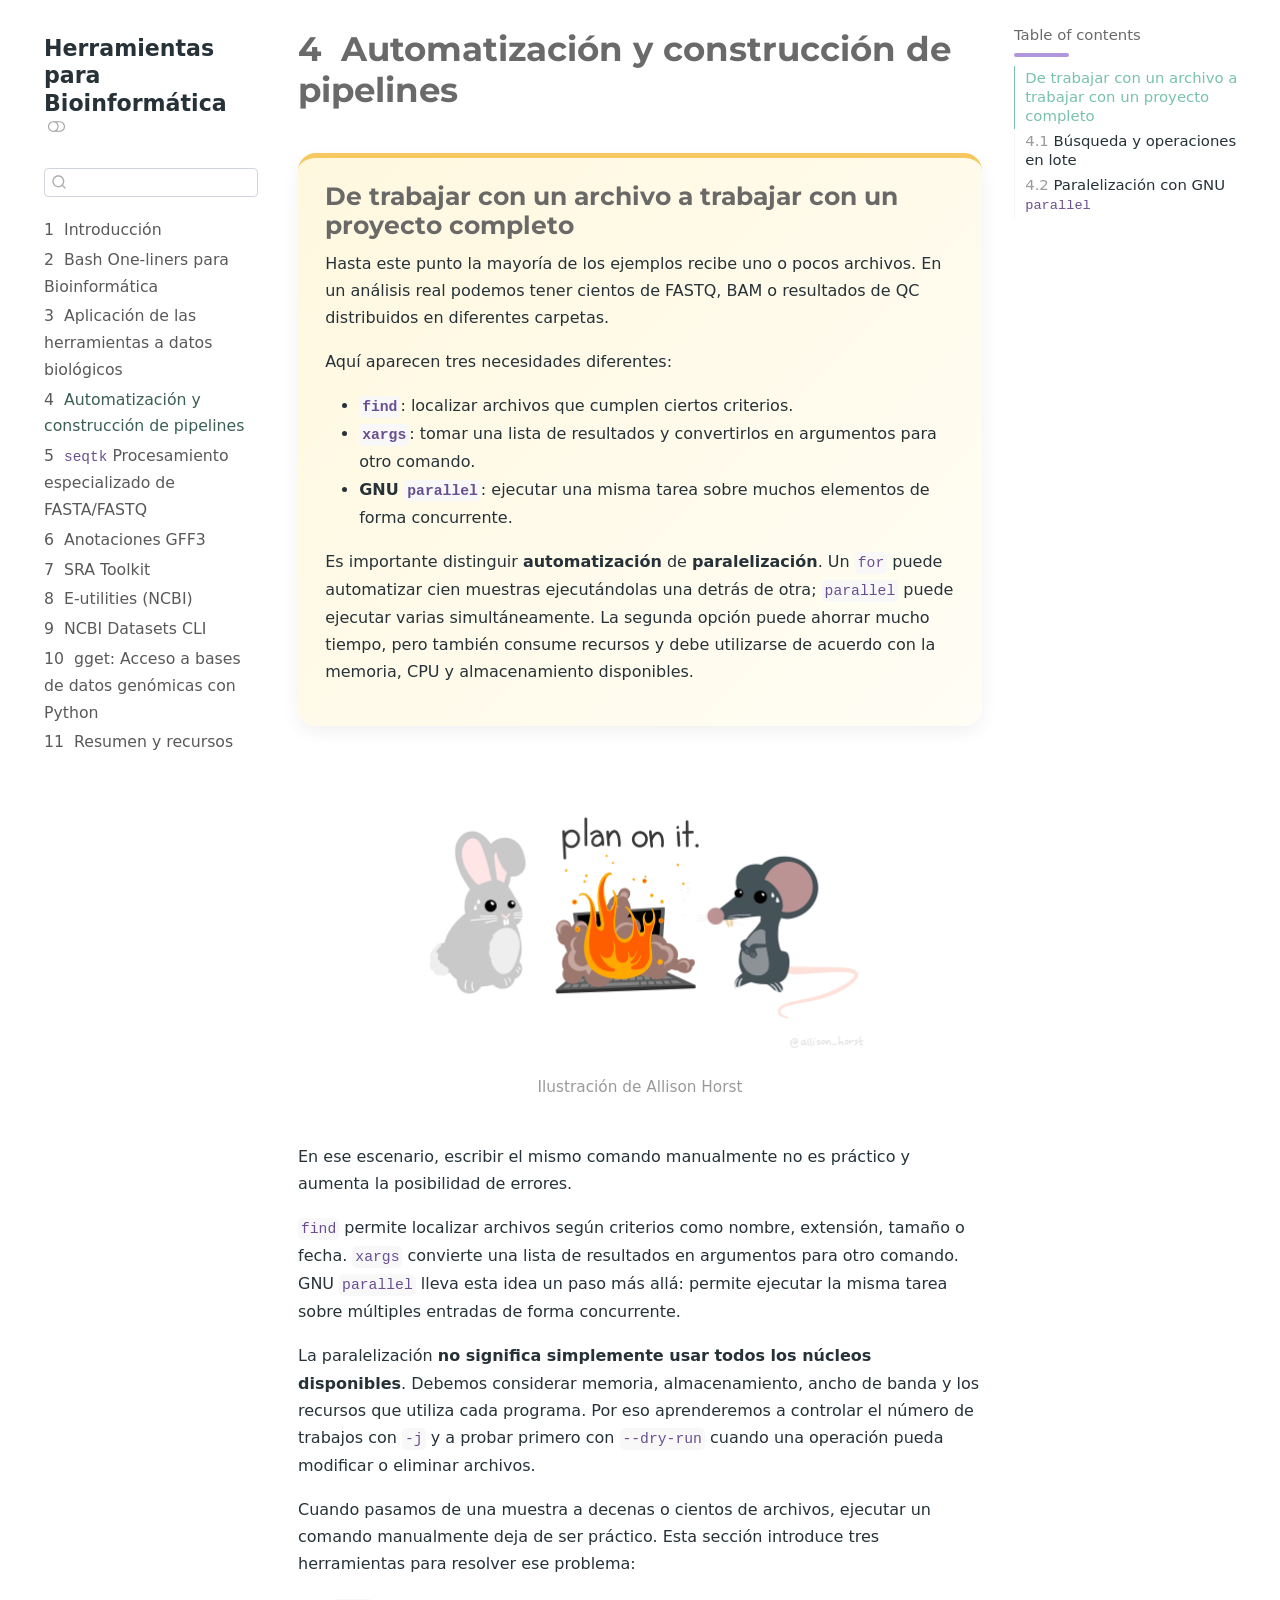
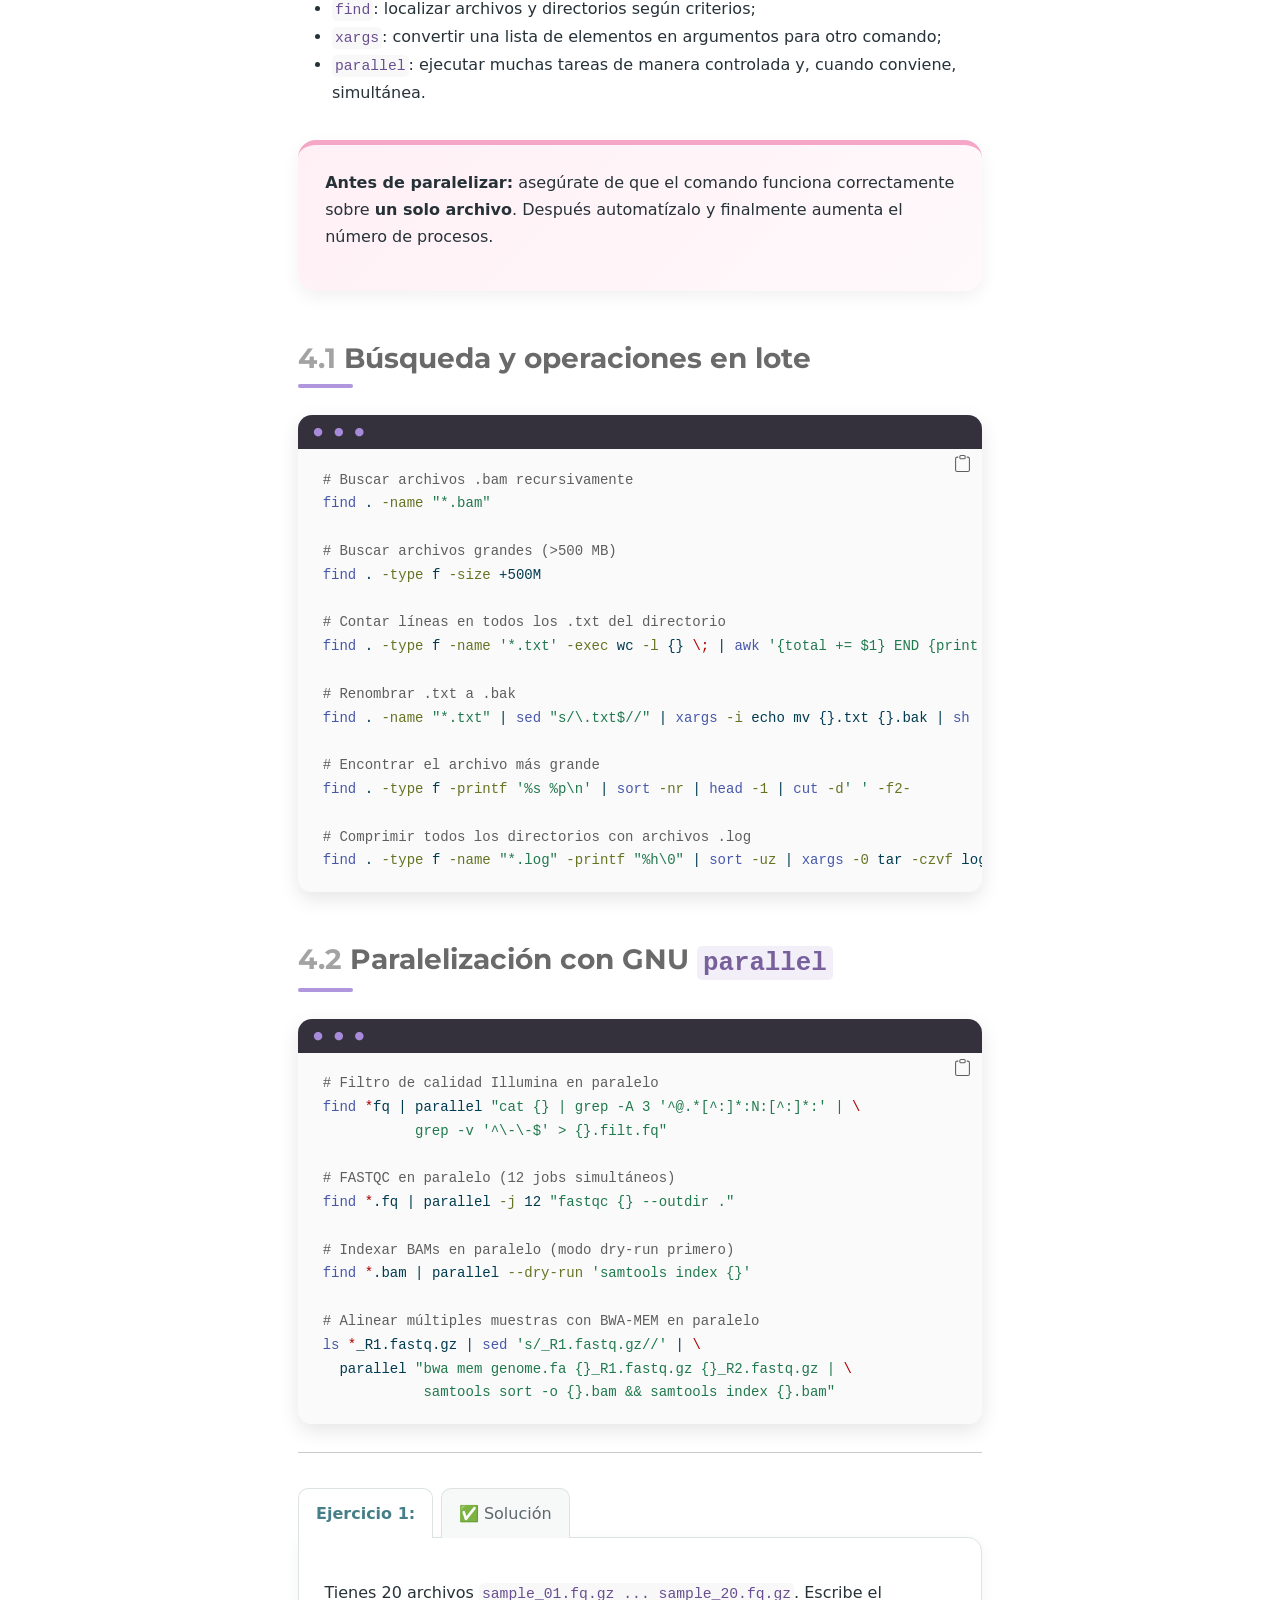
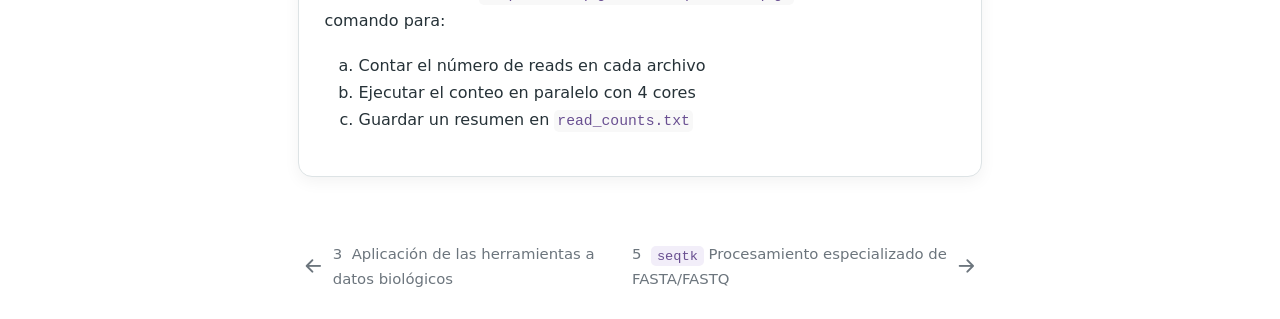
<file: docs/automatization.html>
<!DOCTYPE html>
<html xmlns="http://www.w3.org/1999/xhtml" lang="en" xml:lang="en"><head>

<meta charset="utf-8">
<meta name="generator" content="quarto-1.3.353">

<meta name="viewport" content="width=device-width, initial-scale=1.0, user-scalable=yes">


<title>Herramientas para Bioinformática - 4&nbsp; Automatización y construcción de pipelines</title>
<style>
code{white-space: pre-wrap;}
span.smallcaps{font-variant: small-caps;}
div.columns{display: flex; gap: min(4vw, 1.5em);}
div.column{flex: auto; overflow-x: auto;}
div.hanging-indent{margin-left: 1.5em; text-indent: -1.5em;}
ul.task-list{list-style: none;}
ul.task-list li input[type="checkbox"] {
  width: 0.8em;
  margin: 0 0.8em 0.2em -1em; /* quarto-specific, see https://github.com/quarto-dev/quarto-cli/issues/4556 */ 
  vertical-align: middle;
}
/* CSS for syntax highlighting */
pre > code.sourceCode { white-space: pre; position: relative; }
pre > code.sourceCode > span { display: inline-block; line-height: 1.25; }
pre > code.sourceCode > span:empty { height: 1.2em; }
.sourceCode { overflow: visible; }
code.sourceCode > span { color: inherit; text-decoration: inherit; }
div.sourceCode { margin: 1em 0; }
pre.sourceCode { margin: 0; }
@media screen {
div.sourceCode { overflow: auto; }
}
@media print {
pre > code.sourceCode { white-space: pre-wrap; }
pre > code.sourceCode > span { text-indent: -5em; padding-left: 5em; }
}
pre.numberSource code
  { counter-reset: source-line 0; }
pre.numberSource code > span
  { position: relative; left: -4em; counter-increment: source-line; }
pre.numberSource code > span > a:first-child::before
  { content: counter(source-line);
    position: relative; left: -1em; text-align: right; vertical-align: baseline;
    border: none; display: inline-block;
    -webkit-touch-callout: none; -webkit-user-select: none;
    -khtml-user-select: none; -moz-user-select: none;
    -ms-user-select: none; user-select: none;
    padding: 0 4px; width: 4em;
  }
pre.numberSource { margin-left: 3em;  padding-left: 4px; }
div.sourceCode
  {   }
@media screen {
pre > code.sourceCode > span > a:first-child::before { text-decoration: underline; }
}
</style>


<script src="site_libs/quarto-nav/quarto-nav.js"></script>
<script src="site_libs/quarto-nav/headroom.min.js"></script>
<script src="site_libs/clipboard/clipboard.min.js"></script>
<script src="site_libs/quarto-search/autocomplete.umd.js"></script>
<script src="site_libs/quarto-search/fuse.min.js"></script>
<script src="site_libs/quarto-search/quarto-search.js"></script>
<meta name="quarto:offset" content="./">
<link href="./seqtk.html" rel="next">
<link href="./one_liners_and_bioinformatics.html" rel="prev">
<script src="site_libs/quarto-html/quarto.js"></script>
<script src="site_libs/quarto-html/popper.min.js"></script>
<script src="site_libs/quarto-html/tippy.umd.min.js"></script>
<script src="site_libs/quarto-html/anchor.min.js"></script>
<link href="site_libs/quarto-html/tippy.css" rel="stylesheet">
<link href="site_libs/quarto-html/quarto-syntax-highlighting.css" rel="stylesheet" class="quarto-color-scheme" id="quarto-text-highlighting-styles">
<link href="site_libs/quarto-html/quarto-syntax-highlighting-dark.css" rel="prefetch" class="quarto-color-scheme quarto-color-alternate" id="quarto-text-highlighting-styles">
<script src="site_libs/bootstrap/bootstrap.min.js"></script>
<link href="site_libs/bootstrap/bootstrap-icons.css" rel="stylesheet">
<link href="site_libs/bootstrap/bootstrap.min.css" rel="stylesheet" class="quarto-color-scheme" id="quarto-bootstrap" data-mode="light">
<link href="site_libs/bootstrap/bootstrap-dark.min.css" rel="prefetch" class="quarto-color-scheme quarto-color-alternate" id="quarto-bootstrap" data-mode="dark">
<script id="quarto-search-options" type="application/json">{
  "location": "sidebar",
  "copy-button": false,
  "collapse-after": 3,
  "panel-placement": "start",
  "type": "textbox",
  "limit": 20,
  "language": {
    "search-no-results-text": "No results",
    "search-matching-documents-text": "matching documents",
    "search-copy-link-title": "Copy link to search",
    "search-hide-matches-text": "Hide additional matches",
    "search-more-match-text": "more match in this document",
    "search-more-matches-text": "more matches in this document",
    "search-clear-button-title": "Clear",
    "search-detached-cancel-button-title": "Cancel",
    "search-submit-button-title": "Submit"
  }
}</script>
<style>html{ scroll-behavior: smooth; }</style>


<link rel="stylesheet" href="styles.css">
</head>

<body class="nav-sidebar floating">

<div id="quarto-search-results"></div>
  <header id="quarto-header" class="headroom fixed-top">
  <nav class="quarto-secondary-nav">
    <div class="container-fluid d-flex">
      <button type="button" class="quarto-btn-toggle btn" data-bs-toggle="collapse" data-bs-target="#quarto-sidebar,#quarto-sidebar-glass" aria-controls="quarto-sidebar" aria-expanded="false" aria-label="Toggle sidebar navigation" onclick="if (window.quartoToggleHeadroom) { window.quartoToggleHeadroom(); }">
        <i class="bi bi-layout-text-sidebar-reverse"></i>
      </button>
      <nav class="quarto-page-breadcrumbs" aria-label="breadcrumb"><ol class="breadcrumb"><li class="breadcrumb-item"><a href="./automatization.html"><span class="chapter-number">4</span>&nbsp; <span class="chapter-title">Automatización y construcción de pipelines</span></a></li></ol></nav>
      <a class="flex-grow-1" role="button" data-bs-toggle="collapse" data-bs-target="#quarto-sidebar,#quarto-sidebar-glass" aria-controls="quarto-sidebar" aria-expanded="false" aria-label="Toggle sidebar navigation" onclick="if (window.quartoToggleHeadroom) { window.quartoToggleHeadroom(); }">      
      </a>
      <button type="button" class="btn quarto-search-button" aria-label="Search" onclick="window.quartoOpenSearch();">
        <i class="bi bi-search"></i>
      </button>
    </div>
  </nav>
</header>
<!-- content -->
<div id="quarto-content" class="quarto-container page-columns page-rows-contents page-layout-article">
<!-- sidebar -->
  <nav id="quarto-sidebar" class="sidebar collapse collapse-horizontal sidebar-navigation floating overflow-auto">
    <div class="pt-lg-2 mt-2 text-left sidebar-header">
    <div class="sidebar-title mb-0 py-0">
      <a href="./">Herramientas para Bioinformática</a> 
        <div class="sidebar-tools-main">
  <a href="" class="quarto-color-scheme-toggle quarto-navigation-tool  px-1" onclick="window.quartoToggleColorScheme(); return false;" title="Toggle dark mode"><i class="bi"></i></a>
</div>
    </div>
      </div>
        <div class="mt-2 flex-shrink-0 align-items-center">
        <div class="sidebar-search">
        <div id="quarto-search" class="" title="Search"></div>
        </div>
        </div>
    <div class="sidebar-menu-container"> 
    <ul class="list-unstyled mt-1">
        <li class="sidebar-item">
  <div class="sidebar-item-container"> 
  <a href="./index.html" class="sidebar-item-text sidebar-link">
 <span class="menu-text"><span class="chapter-number">1</span>&nbsp; <span class="chapter-title">Introducción</span></span></a>
  </div>
</li>
        <li class="sidebar-item">
  <div class="sidebar-item-container"> 
  <a href="./bash_one_liners.html" class="sidebar-item-text sidebar-link">
 <span class="menu-text"><span class="chapter-number">2</span>&nbsp; <span class="chapter-title">Bash One-liners para Bioinformática</span></span></a>
  </div>
</li>
        <li class="sidebar-item">
  <div class="sidebar-item-container"> 
  <a href="./one_liners_and_bioinformatics.html" class="sidebar-item-text sidebar-link">
 <span class="menu-text"><span class="chapter-number">3</span>&nbsp; <span class="chapter-title">Aplicación de las herramientas a datos biológicos</span></span></a>
  </div>
</li>
        <li class="sidebar-item">
  <div class="sidebar-item-container"> 
  <a href="./automatization.html" class="sidebar-item-text sidebar-link active">
 <span class="menu-text"><span class="chapter-number">4</span>&nbsp; <span class="chapter-title">Automatización y construcción de pipelines</span></span></a>
  </div>
</li>
        <li class="sidebar-item">
  <div class="sidebar-item-container"> 
  <a href="./seqtk.html" class="sidebar-item-text sidebar-link">
 <span class="menu-text"><span class="chapter-number">5</span>&nbsp; <span class="chapter-title"><code>seqtk</code> Procesamiento especializado de FASTA/FASTQ</span></span></a>
  </div>
</li>
        <li class="sidebar-item">
  <div class="sidebar-item-container"> 
  <a href="./gff3.html" class="sidebar-item-text sidebar-link">
 <span class="menu-text"><span class="chapter-number">6</span>&nbsp; <span class="chapter-title">Anotaciones GFF3</span></span></a>
  </div>
</li>
        <li class="sidebar-item">
  <div class="sidebar-item-container"> 
  <a href="./SRA_toolkit.html" class="sidebar-item-text sidebar-link">
 <span class="menu-text"><span class="chapter-number">7</span>&nbsp; <span class="chapter-title">SRA Toolkit</span></span></a>
  </div>
</li>
        <li class="sidebar-item">
  <div class="sidebar-item-container"> 
  <a href="./e_utilities.html" class="sidebar-item-text sidebar-link">
 <span class="menu-text"><span class="chapter-number">8</span>&nbsp; <span class="chapter-title">E-utilities (NCBI)</span></span></a>
  </div>
</li>
        <li class="sidebar-item">
  <div class="sidebar-item-container"> 
  <a href="./NCBI_dataset.html" class="sidebar-item-text sidebar-link">
 <span class="menu-text"><span class="chapter-number">9</span>&nbsp; <span class="chapter-title">NCBI Datasets CLI</span></span></a>
  </div>
</li>
        <li class="sidebar-item">
  <div class="sidebar-item-container"> 
  <a href="./gget.html" class="sidebar-item-text sidebar-link">
 <span class="menu-text"><span class="chapter-number">10</span>&nbsp; <span class="chapter-title">gget: Acceso a bases de datos genómicas con Python</span></span></a>
  </div>
</li>
        <li class="sidebar-item">
  <div class="sidebar-item-container"> 
  <a href="./sources.html" class="sidebar-item-text sidebar-link">
 <span class="menu-text"><span class="chapter-number">11</span>&nbsp; <span class="chapter-title">Resumen y recursos</span></span></a>
  </div>
</li>
    </ul>
    </div>
</nav>
<div id="quarto-sidebar-glass" data-bs-toggle="collapse" data-bs-target="#quarto-sidebar,#quarto-sidebar-glass"></div>
<!-- margin-sidebar -->
    <div id="quarto-margin-sidebar" class="sidebar margin-sidebar">
        <nav id="TOC" role="doc-toc" class="toc-active">
    <h2 id="toc-title">Table of contents</h2>
   
  <ul>
  <li><a href="#de-trabajar-con-un-archivo-a-trabajar-con-un-proyecto-completo" id="toc-de-trabajar-con-un-archivo-a-trabajar-con-un-proyecto-completo" class="nav-link active" data-scroll-target="#de-trabajar-con-un-archivo-a-trabajar-con-un-proyecto-completo">De trabajar con un archivo a trabajar con un proyecto completo</a></li>
  <li><a href="#búsqueda-y-operaciones-en-lote" id="toc-búsqueda-y-operaciones-en-lote" class="nav-link" data-scroll-target="#búsqueda-y-operaciones-en-lote"><span class="header-section-number">4.1</span> Búsqueda y operaciones en lote</a></li>
  <li><a href="#paralelización-con-gnu-parallel" id="toc-paralelización-con-gnu-parallel" class="nav-link" data-scroll-target="#paralelización-con-gnu-parallel"><span class="header-section-number">4.2</span> Paralelización con GNU <code>parallel</code></a></li>
  </ul>
</nav>
    </div>
<!-- main -->
<main class="content" id="quarto-document-content">

<header id="title-block-header" class="quarto-title-block default">
<div class="quarto-title">
<h1 class="title"><span class="chapter-number">4</span>&nbsp; <span class="chapter-title">Automatización y construcción de pipelines</span></h1>
</div>



<div class="quarto-title-meta">

    
  
    
  </div>
  

</header>

<section id="de-trabajar-con-un-archivo-a-trabajar-con-un-proyecto-completo" class="level3 unnumbered idea">
<h3 class="unnumbered anchored" data-anchor-id="de-trabajar-con-un-archivo-a-trabajar-con-un-proyecto-completo">De trabajar con un archivo a trabajar con un proyecto completo</h3>
<p>Hasta este punto la mayoría de los ejemplos recibe uno o pocos archivos. En un análisis real podemos tener cientos de FASTQ, BAM o resultados de QC distribuidos en diferentes carpetas.</p>
<p>Aquí aparecen tres necesidades diferentes:</p>
<ul>
<li><strong><code>find</code></strong>: localizar archivos que cumplen ciertos criterios.</li>
<li><strong><code>xargs</code></strong>: tomar una lista de resultados y convertirlos en argumentos para otro comando.</li>
<li><strong>GNU <code>parallel</code></strong>: ejecutar una misma tarea sobre muchos elementos de forma concurrente.</li>
</ul>
<p>Es importante distinguir <strong>automatización</strong> de <strong>paralelización</strong>. Un <code>for</code> puede automatizar cien muestras ejecutándolas una detrás de otra; <code>parallel</code> puede ejecutar varias simultáneamente. La segunda opción puede ahorrar mucho tiempo, pero también consume recursos y debe utilizarse de acuerdo con la memoria, CPU y almacenamiento disponibles.</p>
</section>
<div class="quarto-figure quarto-figure-center">
<figure class="figure">
<p><img src="figures/plan_on_it.jpg" class="img-fluid figure-img" style="width:70.0%"></p>
<figcaption class="figure-caption">Ilustración de Allison Horst</figcaption>
</figure>
</div>
<p>En ese escenario, escribir el mismo comando manualmente no es práctico y aumenta la posibilidad de errores.</p>
<p><code>find</code> permite localizar archivos según criterios como nombre, extensión, tamaño o fecha. <code>xargs</code> convierte una lista de resultados en argumentos para otro comando. GNU <code>parallel</code> lleva esta idea un paso más allá: permite ejecutar la misma tarea sobre múltiples entradas de forma concurrente.</p>
<p>La paralelización <strong>no significa simplemente usar todos los núcleos disponibles</strong>. Debemos considerar memoria, almacenamiento, ancho de banda y los recursos que utiliza cada programa. Por eso aprenderemos a controlar el número de trabajos con <code>-j</code> y a probar primero con <code>--dry-run</code> cuando una operación pueda modificar o eliminar archivos.</p>
<p>Cuando pasamos de una muestra a decenas o cientos de archivos, ejecutar un comando manualmente deja de ser práctico. Esta sección introduce tres herramientas para resolver ese problema:</p>
<ul>
<li><code>find</code>: localizar archivos y directorios según criterios;</li>
<li><code>xargs</code>: convertir una lista de elementos en argumentos para otro comando;</li>
<li><code>parallel</code>: ejecutar muchas tareas de manera controlada y, cuando conviene, simultánea.</li>
</ul>
<div class="warning">
<p><strong>Antes de paralelizar:</strong> asegúrate de que el comando funciona correctamente sobre <strong>un solo archivo</strong>. Después automatízalo y finalmente aumenta el número de procesos.</p>
</div>
<section id="búsqueda-y-operaciones-en-lote" class="level2" data-number="4.1">
<h2 data-number="4.1" class="anchored" data-anchor-id="búsqueda-y-operaciones-en-lote"><span class="header-section-number">4.1</span> Búsqueda y operaciones en lote</h2>
<div class="sourceCode" id="cb1"><pre class="sourceCode bash code-with-copy"><code class="sourceCode bash"><span id="cb1-1"><a href="#cb1-1" aria-hidden="true" tabindex="-1"></a><span class="co"># Buscar archivos .bam recursivamente</span></span>
<span id="cb1-2"><a href="#cb1-2" aria-hidden="true" tabindex="-1"></a><span class="fu">find</span> . <span class="at">-name</span> <span class="st">"*.bam"</span></span>
<span id="cb1-3"><a href="#cb1-3" aria-hidden="true" tabindex="-1"></a></span>
<span id="cb1-4"><a href="#cb1-4" aria-hidden="true" tabindex="-1"></a><span class="co"># Buscar archivos grandes (&gt;500 MB)</span></span>
<span id="cb1-5"><a href="#cb1-5" aria-hidden="true" tabindex="-1"></a><span class="fu">find</span> . <span class="at">-type</span> f <span class="at">-size</span> +500M</span>
<span id="cb1-6"><a href="#cb1-6" aria-hidden="true" tabindex="-1"></a></span>
<span id="cb1-7"><a href="#cb1-7" aria-hidden="true" tabindex="-1"></a><span class="co"># Contar líneas en todos los .txt del directorio</span></span>
<span id="cb1-8"><a href="#cb1-8" aria-hidden="true" tabindex="-1"></a><span class="fu">find</span> . <span class="at">-type</span> f <span class="at">-name</span> <span class="st">'*.txt'</span> <span class="at">-exec</span> wc <span class="at">-l</span> {} <span class="dt">\;</span> <span class="kw">|</span> <span class="fu">awk</span> <span class="st">'{total += $1} END {print total}'</span></span>
<span id="cb1-9"><a href="#cb1-9" aria-hidden="true" tabindex="-1"></a></span>
<span id="cb1-10"><a href="#cb1-10" aria-hidden="true" tabindex="-1"></a><span class="co"># Renombrar .txt a .bak</span></span>
<span id="cb1-11"><a href="#cb1-11" aria-hidden="true" tabindex="-1"></a><span class="fu">find</span> . <span class="at">-name</span> <span class="st">"*.txt"</span> <span class="kw">|</span> <span class="fu">sed</span> <span class="st">"s/\.txt$//"</span> <span class="kw">|</span> <span class="fu">xargs</span> <span class="at">-i</span> echo mv {}.txt {}.bak <span class="kw">|</span> <span class="fu">sh</span></span>
<span id="cb1-12"><a href="#cb1-12" aria-hidden="true" tabindex="-1"></a></span>
<span id="cb1-13"><a href="#cb1-13" aria-hidden="true" tabindex="-1"></a><span class="co"># Encontrar el archivo más grande</span></span>
<span id="cb1-14"><a href="#cb1-14" aria-hidden="true" tabindex="-1"></a><span class="fu">find</span> . <span class="at">-type</span> f <span class="at">-printf</span> <span class="st">'%s %p\n'</span> <span class="kw">|</span> <span class="fu">sort</span> <span class="at">-nr</span> <span class="kw">|</span> <span class="fu">head</span> <span class="at">-1</span> <span class="kw">|</span> <span class="fu">cut</span> <span class="at">-d</span><span class="st">' '</span> <span class="at">-f2-</span></span>
<span id="cb1-15"><a href="#cb1-15" aria-hidden="true" tabindex="-1"></a></span>
<span id="cb1-16"><a href="#cb1-16" aria-hidden="true" tabindex="-1"></a><span class="co"># Comprimir todos los directorios con archivos .log</span></span>
<span id="cb1-17"><a href="#cb1-17" aria-hidden="true" tabindex="-1"></a><span class="fu">find</span> . <span class="at">-type</span> f <span class="at">-name</span> <span class="st">"*.log"</span> <span class="at">-printf</span> <span class="st">"%h\0"</span> <span class="kw">|</span> <span class="fu">sort</span> <span class="at">-uz</span> <span class="kw">|</span> <span class="fu">xargs</span> <span class="at">-0</span> tar <span class="at">-czvf</span> logs.tar.gz</span></code><button title="Copy to Clipboard" class="code-copy-button"><i class="bi"></i></button></pre></div>
</section>
<section id="paralelización-con-gnu-parallel" class="level2" data-number="4.2">
<h2 data-number="4.2" class="anchored" data-anchor-id="paralelización-con-gnu-parallel"><span class="header-section-number">4.2</span> Paralelización con GNU <code>parallel</code></h2>
<div class="sourceCode" id="cb2"><pre class="sourceCode bash code-with-copy"><code class="sourceCode bash"><span id="cb2-1"><a href="#cb2-1" aria-hidden="true" tabindex="-1"></a><span class="co"># Filtro de calidad Illumina en paralelo</span></span>
<span id="cb2-2"><a href="#cb2-2" aria-hidden="true" tabindex="-1"></a><span class="fu">find</span> <span class="pp">*</span>fq <span class="kw">|</span> <span class="ex">parallel</span> <span class="st">"cat {} | grep -A 3 '^@.*[^:]*:N:[^:]*:' | </span><span class="dt">\</span></span>
<span id="cb2-3"><a href="#cb2-3" aria-hidden="true" tabindex="-1"></a><span class="st">           grep -v '^\-\-$' &gt; {}.filt.fq"</span></span>
<span id="cb2-4"><a href="#cb2-4" aria-hidden="true" tabindex="-1"></a></span>
<span id="cb2-5"><a href="#cb2-5" aria-hidden="true" tabindex="-1"></a><span class="co"># FASTQC en paralelo (12 jobs simultáneos)</span></span>
<span id="cb2-6"><a href="#cb2-6" aria-hidden="true" tabindex="-1"></a><span class="fu">find</span> <span class="pp">*</span>.fq <span class="kw">|</span> <span class="ex">parallel</span> <span class="at">-j</span> 12 <span class="st">"fastqc {} --outdir ."</span></span>
<span id="cb2-7"><a href="#cb2-7" aria-hidden="true" tabindex="-1"></a></span>
<span id="cb2-8"><a href="#cb2-8" aria-hidden="true" tabindex="-1"></a><span class="co"># Indexar BAMs en paralelo (modo dry-run primero)</span></span>
<span id="cb2-9"><a href="#cb2-9" aria-hidden="true" tabindex="-1"></a><span class="fu">find</span> <span class="pp">*</span>.bam <span class="kw">|</span> <span class="ex">parallel</span> <span class="at">--dry-run</span> <span class="st">'samtools index {}'</span></span>
<span id="cb2-10"><a href="#cb2-10" aria-hidden="true" tabindex="-1"></a></span>
<span id="cb2-11"><a href="#cb2-11" aria-hidden="true" tabindex="-1"></a><span class="co"># Alinear múltiples muestras con BWA-MEM en paralelo</span></span>
<span id="cb2-12"><a href="#cb2-12" aria-hidden="true" tabindex="-1"></a><span class="fu">ls</span> <span class="pp">*</span>_R1.fastq.gz <span class="kw">|</span> <span class="fu">sed</span> <span class="st">'s/_R1.fastq.gz//'</span> <span class="kw">|</span> <span class="dt">\</span></span>
<span id="cb2-13"><a href="#cb2-13" aria-hidden="true" tabindex="-1"></a>  <span class="ex">parallel</span> <span class="st">"bwa mem genome.fa {}_R1.fastq.gz {}_R2.fastq.gz | </span><span class="dt">\</span></span>
<span id="cb2-14"><a href="#cb2-14" aria-hidden="true" tabindex="-1"></a><span class="st">            samtools sort -o {}.bam &amp;&amp; samtools index {}.bam"</span></span></code><button title="Copy to Clipboard" class="code-copy-button"><i class="bi"></i></button></pre></div>
<hr>
<div class="tabset-margin-container"></div><div class="panel-tabset">
<ul class="nav nav-tabs" role="tablist"><li class="nav-item" role="presentation"><a class="nav-link active" id="tabset-1-1-tab" data-bs-toggle="tab" data-bs-target="#tabset-1-1" role="tab" aria-controls="tabset-1-1" aria-selected="true">Ejercicio 1:</a></li><li class="nav-item" role="presentation"><a class="nav-link" id="tabset-1-2-tab" data-bs-toggle="tab" data-bs-target="#tabset-1-2" role="tab" aria-controls="tabset-1-2" aria-selected="false">✅ Solución</a></li></ul>
<div class="tab-content">
<div id="tabset-1-1" class="tab-pane active" role="tabpanel" aria-labelledby="tabset-1-1-tab">
<p>Tienes 20 archivos <code>sample_01.fq.gz ... sample_20.fq.gz</code>. Escribe el comando para:</p>
<ol type="a">
<li>Contar el número de reads en cada archivo<br>
</li>
<li>Ejecutar el conteo en paralelo con 4 cores<br>
</li>
<li>Guardar un resumen en <code>read_counts.txt</code></li>
</ol>
</div>
<div id="tabset-1-2" class="tab-pane" role="tabpanel" aria-labelledby="tabset-1-2-tab">
<div class="sourceCode" id="cb3"><pre class="sourceCode bash code-with-copy"><code class="sourceCode bash"><span id="cb3-1"><a href="#cb3-1" aria-hidden="true" tabindex="-1"></a><span class="co"># Opción A: con parallel</span></span>
<span id="cb3-2"><a href="#cb3-2" aria-hidden="true" tabindex="-1"></a><span class="fu">ls</span> sample_<span class="pp">*</span>.fq.gz <span class="kw">|</span> <span class="ex">parallel</span> <span class="at">-j4</span> <span class="dt">\</span></span>
<span id="cb3-3"><a href="#cb3-3" aria-hidden="true" tabindex="-1"></a>  <span class="st">"echo -n '{} '; zcat {} | wc -l | awk '{print </span><span class="dt">\$</span><span class="st">1/4}'"</span> <span class="dt">\</span></span>
<span id="cb3-4"><a href="#cb3-4" aria-hidden="true" tabindex="-1"></a>  <span class="op">&gt;</span> read_counts.txt</span>
<span id="cb3-5"><a href="#cb3-5" aria-hidden="true" tabindex="-1"></a></span>
<span id="cb3-6"><a href="#cb3-6" aria-hidden="true" tabindex="-1"></a><span class="co"># Opción B: más robusta con función bash</span></span>
<span id="cb3-7"><a href="#cb3-7" aria-hidden="true" tabindex="-1"></a><span class="fu">count_reads()</span> <span class="kw">{</span></span>
<span id="cb3-8"><a href="#cb3-8" aria-hidden="true" tabindex="-1"></a>  <span class="va">file</span><span class="op">=</span><span class="va">$1</span></span>
<span id="cb3-9"><a href="#cb3-9" aria-hidden="true" tabindex="-1"></a>  <span class="va">count</span><span class="op">=</span><span class="va">$(</span><span class="fu">zcat</span> <span class="st">"</span><span class="va">$file</span><span class="st">"</span> <span class="kw">|</span> <span class="fu">wc</span> <span class="at">-l</span><span class="va">)</span></span>
<span id="cb3-10"><a href="#cb3-10" aria-hidden="true" tabindex="-1"></a>  <span class="bu">echo</span> <span class="at">-e</span> <span class="st">"</span><span class="va">$file</span><span class="st">\t</span><span class="va">$((count</span> <span class="op">/</span> <span class="dv">4</span><span class="va">))</span><span class="st">"</span></span>
<span id="cb3-11"><a href="#cb3-11" aria-hidden="true" tabindex="-1"></a><span class="kw">}</span></span>
<span id="cb3-12"><a href="#cb3-12" aria-hidden="true" tabindex="-1"></a><span class="bu">export</span> <span class="at">-f</span> <span class="va">count_reads</span></span>
<span id="cb3-13"><a href="#cb3-13" aria-hidden="true" tabindex="-1"></a></span>
<span id="cb3-14"><a href="#cb3-14" aria-hidden="true" tabindex="-1"></a><span class="fu">find</span> . <span class="at">-name</span> <span class="st">"sample_*.fq.gz"</span> <span class="kw">|</span> <span class="ex">parallel</span> <span class="at">-j4</span> count_reads {} <span class="op">&gt;</span> read_counts.txt</span>
<span id="cb3-15"><a href="#cb3-15" aria-hidden="true" tabindex="-1"></a></span>
<span id="cb3-16"><a href="#cb3-16" aria-hidden="true" tabindex="-1"></a><span class="co"># Ver resumen ordenado por número de reads</span></span>
<span id="cb3-17"><a href="#cb3-17" aria-hidden="true" tabindex="-1"></a><span class="fu">sort</span> <span class="at">-k2nr</span> read_counts.txt</span></code><button title="Copy to Clipboard" class="code-copy-button"><i class="bi"></i></button></pre></div>
</div>
</div>
</div>


</section>

</main> <!-- /main -->
<script id="quarto-html-after-body" type="application/javascript">
window.document.addEventListener("DOMContentLoaded", function (event) {
  const toggleBodyColorMode = (bsSheetEl) => {
    const mode = bsSheetEl.getAttribute("data-mode");
    const bodyEl = window.document.querySelector("body");
    if (mode === "dark") {
      bodyEl.classList.add("quarto-dark");
      bodyEl.classList.remove("quarto-light");
    } else {
      bodyEl.classList.add("quarto-light");
      bodyEl.classList.remove("quarto-dark");
    }
  }
  const toggleBodyColorPrimary = () => {
    const bsSheetEl = window.document.querySelector("link#quarto-bootstrap");
    if (bsSheetEl) {
      toggleBodyColorMode(bsSheetEl);
    }
  }
  toggleBodyColorPrimary();  
  const disableStylesheet = (stylesheets) => {
    for (let i=0; i < stylesheets.length; i++) {
      const stylesheet = stylesheets[i];
      stylesheet.rel = 'prefetch';
    }
  }
  const enableStylesheet = (stylesheets) => {
    for (let i=0; i < stylesheets.length; i++) {
      const stylesheet = stylesheets[i];
      stylesheet.rel = 'stylesheet';
    }
  }
  const manageTransitions = (selector, allowTransitions) => {
    const els = window.document.querySelectorAll(selector);
    for (let i=0; i < els.length; i++) {
      const el = els[i];
      if (allowTransitions) {
        el.classList.remove('notransition');
      } else {
        el.classList.add('notransition');
      }
    }
  }
  const toggleColorMode = (alternate) => {
    // Switch the stylesheets
    const alternateStylesheets = window.document.querySelectorAll('link.quarto-color-scheme.quarto-color-alternate');
    manageTransitions('#quarto-margin-sidebar .nav-link', false);
    if (alternate) {
      enableStylesheet(alternateStylesheets);
      for (const sheetNode of alternateStylesheets) {
        if (sheetNode.id === "quarto-bootstrap") {
          toggleBodyColorMode(sheetNode);
        }
      }
    } else {
      disableStylesheet(alternateStylesheets);
      toggleBodyColorPrimary();
    }
    manageTransitions('#quarto-margin-sidebar .nav-link', true);
    // Switch the toggles
    const toggles = window.document.querySelectorAll('.quarto-color-scheme-toggle');
    for (let i=0; i < toggles.length; i++) {
      const toggle = toggles[i];
      if (toggle) {
        if (alternate) {
          toggle.classList.add("alternate");     
        } else {
          toggle.classList.remove("alternate");
        }
      }
    }
    // Hack to workaround the fact that safari doesn't
    // properly recolor the scrollbar when toggling (#1455)
    if (navigator.userAgent.indexOf('Safari') > 0 && navigator.userAgent.indexOf('Chrome') == -1) {
      manageTransitions("body", false);
      window.scrollTo(0, 1);
      setTimeout(() => {
        window.scrollTo(0, 0);
        manageTransitions("body", true);
      }, 40);  
    }
  }
  const isFileUrl = () => { 
    return window.location.protocol === 'file:';
  }
  const hasAlternateSentinel = () => {  
    let styleSentinel = getColorSchemeSentinel();
    if (styleSentinel !== null) {
      return styleSentinel === "alternate";
    } else {
      return false;
    }
  }
  const setStyleSentinel = (alternate) => {
    const value = alternate ? "alternate" : "default";
    if (!isFileUrl()) {
      window.localStorage.setItem("quarto-color-scheme", value);
    } else {
      localAlternateSentinel = value;
    }
  }
  const getColorSchemeSentinel = () => {
    if (!isFileUrl()) {
      const storageValue = window.localStorage.getItem("quarto-color-scheme");
      return storageValue != null ? storageValue : localAlternateSentinel;
    } else {
      return localAlternateSentinel;
    }
  }
  let localAlternateSentinel = 'default';
  // Dark / light mode switch
  window.quartoToggleColorScheme = () => {
    // Read the current dark / light value 
    let toAlternate = !hasAlternateSentinel();
    toggleColorMode(toAlternate);
    setStyleSentinel(toAlternate);
  };
  // Ensure there is a toggle, if there isn't float one in the top right
  if (window.document.querySelector('.quarto-color-scheme-toggle') === null) {
    const a = window.document.createElement('a');
    a.classList.add('top-right');
    a.classList.add('quarto-color-scheme-toggle');
    a.href = "";
    a.onclick = function() { try { window.quartoToggleColorScheme(); } catch {} return false; };
    const i = window.document.createElement("i");
    i.classList.add('bi');
    a.appendChild(i);
    window.document.body.appendChild(a);
  }
  // Switch to dark mode if need be
  if (hasAlternateSentinel()) {
    toggleColorMode(true);
  } else {
    toggleColorMode(false);
  }
  const icon = "";
  const anchorJS = new window.AnchorJS();
  anchorJS.options = {
    placement: 'right',
    icon: icon
  };
  anchorJS.add('.anchored');
  const isCodeAnnotation = (el) => {
    for (const clz of el.classList) {
      if (clz.startsWith('code-annotation-')) {                     
        return true;
      }
    }
    return false;
  }
  const clipboard = new window.ClipboardJS('.code-copy-button', {
    text: function(trigger) {
      const codeEl = trigger.previousElementSibling.cloneNode(true);
      for (const childEl of codeEl.children) {
        if (isCodeAnnotation(childEl)) {
          childEl.remove();
        }
      }
      return codeEl.innerText;
    }
  });
  clipboard.on('success', function(e) {
    // button target
    const button = e.trigger;
    // don't keep focus
    button.blur();
    // flash "checked"
    button.classList.add('code-copy-button-checked');
    var currentTitle = button.getAttribute("title");
    button.setAttribute("title", "Copied!");
    let tooltip;
    if (window.bootstrap) {
      button.setAttribute("data-bs-toggle", "tooltip");
      button.setAttribute("data-bs-placement", "left");
      button.setAttribute("data-bs-title", "Copied!");
      tooltip = new bootstrap.Tooltip(button, 
        { trigger: "manual", 
          customClass: "code-copy-button-tooltip",
          offset: [0, -8]});
      tooltip.show();    
    }
    setTimeout(function() {
      if (tooltip) {
        tooltip.hide();
        button.removeAttribute("data-bs-title");
        button.removeAttribute("data-bs-toggle");
        button.removeAttribute("data-bs-placement");
      }
      button.setAttribute("title", currentTitle);
      button.classList.remove('code-copy-button-checked');
    }, 1000);
    // clear code selection
    e.clearSelection();
  });
  function tippyHover(el, contentFn) {
    const config = {
      allowHTML: true,
      content: contentFn,
      maxWidth: 500,
      delay: 100,
      arrow: false,
      appendTo: function(el) {
          return el.parentElement;
      },
      interactive: true,
      interactiveBorder: 10,
      theme: 'quarto',
      placement: 'bottom-start'
    };
    window.tippy(el, config); 
  }
  const noterefs = window.document.querySelectorAll('a[role="doc-noteref"]');
  for (var i=0; i<noterefs.length; i++) {
    const ref = noterefs[i];
    tippyHover(ref, function() {
      // use id or data attribute instead here
      let href = ref.getAttribute('data-footnote-href') || ref.getAttribute('href');
      try { href = new URL(href).hash; } catch {}
      const id = href.replace(/^#\/?/, "");
      const note = window.document.getElementById(id);
      return note.innerHTML;
    });
  }
      let selectedAnnoteEl;
      const selectorForAnnotation = ( cell, annotation) => {
        let cellAttr = 'data-code-cell="' + cell + '"';
        let lineAttr = 'data-code-annotation="' +  annotation + '"';
        const selector = 'span[' + cellAttr + '][' + lineAttr + ']';
        return selector;
      }
      const selectCodeLines = (annoteEl) => {
        const doc = window.document;
        const targetCell = annoteEl.getAttribute("data-target-cell");
        const targetAnnotation = annoteEl.getAttribute("data-target-annotation");
        const annoteSpan = window.document.querySelector(selectorForAnnotation(targetCell, targetAnnotation));
        const lines = annoteSpan.getAttribute("data-code-lines").split(",");
        const lineIds = lines.map((line) => {
          return targetCell + "-" + line;
        })
        let top = null;
        let height = null;
        let parent = null;
        if (lineIds.length > 0) {
            //compute the position of the single el (top and bottom and make a div)
            const el = window.document.getElementById(lineIds[0]);
            top = el.offsetTop;
            height = el.offsetHeight;
            parent = el.parentElement.parentElement;
          if (lineIds.length > 1) {
            const lastEl = window.document.getElementById(lineIds[lineIds.length - 1]);
            const bottom = lastEl.offsetTop + lastEl.offsetHeight;
            height = bottom - top;
          }
          if (top !== null && height !== null && parent !== null) {
            // cook up a div (if necessary) and position it 
            let div = window.document.getElementById("code-annotation-line-highlight");
            if (div === null) {
              div = window.document.createElement("div");
              div.setAttribute("id", "code-annotation-line-highlight");
              div.style.position = 'absolute';
              parent.appendChild(div);
            }
            div.style.top = top - 2 + "px";
            div.style.height = height + 4 + "px";
            let gutterDiv = window.document.getElementById("code-annotation-line-highlight-gutter");
            if (gutterDiv === null) {
              gutterDiv = window.document.createElement("div");
              gutterDiv.setAttribute("id", "code-annotation-line-highlight-gutter");
              gutterDiv.style.position = 'absolute';
              const codeCell = window.document.getElementById(targetCell);
              const gutter = codeCell.querySelector('.code-annotation-gutter');
              gutter.appendChild(gutterDiv);
            }
            gutterDiv.style.top = top - 2 + "px";
            gutterDiv.style.height = height + 4 + "px";
          }
          selectedAnnoteEl = annoteEl;
        }
      };
      const unselectCodeLines = () => {
        const elementsIds = ["code-annotation-line-highlight", "code-annotation-line-highlight-gutter"];
        elementsIds.forEach((elId) => {
          const div = window.document.getElementById(elId);
          if (div) {
            div.remove();
          }
        });
        selectedAnnoteEl = undefined;
      };
      // Attach click handler to the DT
      const annoteDls = window.document.querySelectorAll('dt[data-target-cell]');
      for (const annoteDlNode of annoteDls) {
        annoteDlNode.addEventListener('click', (event) => {
          const clickedEl = event.target;
          if (clickedEl !== selectedAnnoteEl) {
            unselectCodeLines();
            const activeEl = window.document.querySelector('dt[data-target-cell].code-annotation-active');
            if (activeEl) {
              activeEl.classList.remove('code-annotation-active');
            }
            selectCodeLines(clickedEl);
            clickedEl.classList.add('code-annotation-active');
          } else {
            // Unselect the line
            unselectCodeLines();
            clickedEl.classList.remove('code-annotation-active');
          }
        });
      }
  const findCites = (el) => {
    const parentEl = el.parentElement;
    if (parentEl) {
      const cites = parentEl.dataset.cites;
      if (cites) {
        return {
          el,
          cites: cites.split(' ')
        };
      } else {
        return findCites(el.parentElement)
      }
    } else {
      return undefined;
    }
  };
  var bibliorefs = window.document.querySelectorAll('a[role="doc-biblioref"]');
  for (var i=0; i<bibliorefs.length; i++) {
    const ref = bibliorefs[i];
    const citeInfo = findCites(ref);
    if (citeInfo) {
      tippyHover(citeInfo.el, function() {
        var popup = window.document.createElement('div');
        citeInfo.cites.forEach(function(cite) {
          var citeDiv = window.document.createElement('div');
          citeDiv.classList.add('hanging-indent');
          citeDiv.classList.add('csl-entry');
          var biblioDiv = window.document.getElementById('ref-' + cite);
          if (biblioDiv) {
            citeDiv.innerHTML = biblioDiv.innerHTML;
          }
          popup.appendChild(citeDiv);
        });
        return popup.innerHTML;
      });
    }
  }
    var localhostRegex = new RegExp(/^(?:http|https):\/\/localhost\:?[0-9]*\//);
      var filterRegex = new RegExp('/' + window.location.host + '/');
    var isInternal = (href) => {
        return filterRegex.test(href) || localhostRegex.test(href);
    }
    // Inspect non-navigation links and adorn them if external
 	var links = window.document.querySelectorAll('a[href]:not(.nav-link):not(.navbar-brand):not(.toc-action):not(.sidebar-link):not(.sidebar-item-toggle):not(.pagination-link):not(.no-external):not([aria-hidden]):not(.dropdown-item)');
    for (var i=0; i<links.length; i++) {
      const link = links[i];
      if (!isInternal(link.href)) {
          // target, if specified
          link.setAttribute("target", "_blank");
      }
    }
});
</script>
<nav class="page-navigation">
  <div class="nav-page nav-page-previous">
      <a href="./one_liners_and_bioinformatics.html" class="pagination-link">
        <i class="bi bi-arrow-left-short"></i> <span class="nav-page-text"><span class="chapter-number">3</span>&nbsp; <span class="chapter-title">Aplicación de las herramientas a datos biológicos</span></span>
      </a>          
  </div>
  <div class="nav-page nav-page-next">
      <a href="./seqtk.html" class="pagination-link">
        <span class="nav-page-text"><span class="chapter-number">5</span>&nbsp; <span class="chapter-title"><code>seqtk</code> Procesamiento especializado de FASTA/FASTQ</span></span> <i class="bi bi-arrow-right-short"></i>
      </a>
  </div>
</nav>
</div> <!-- /content -->



<script src="site_libs/quarto-html/zenscroll-min.js"></script>
</body></html>
</file>
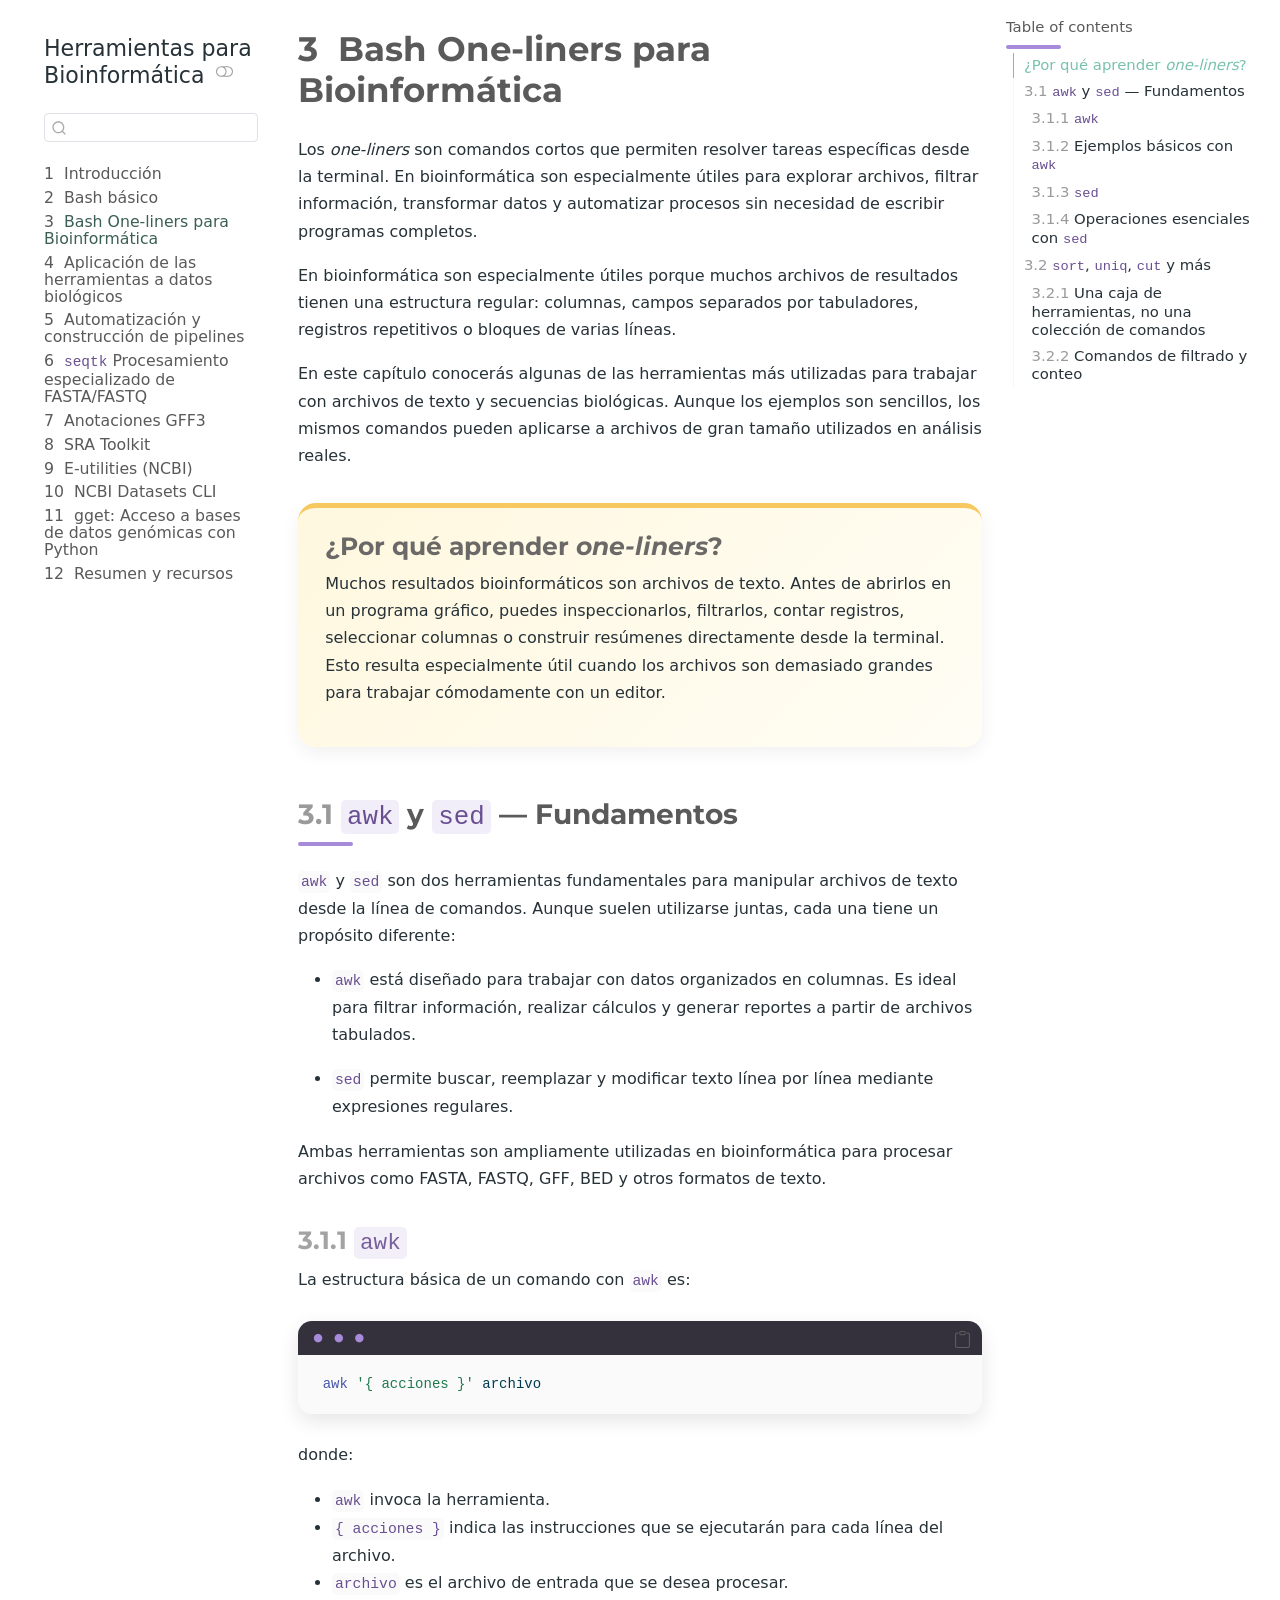
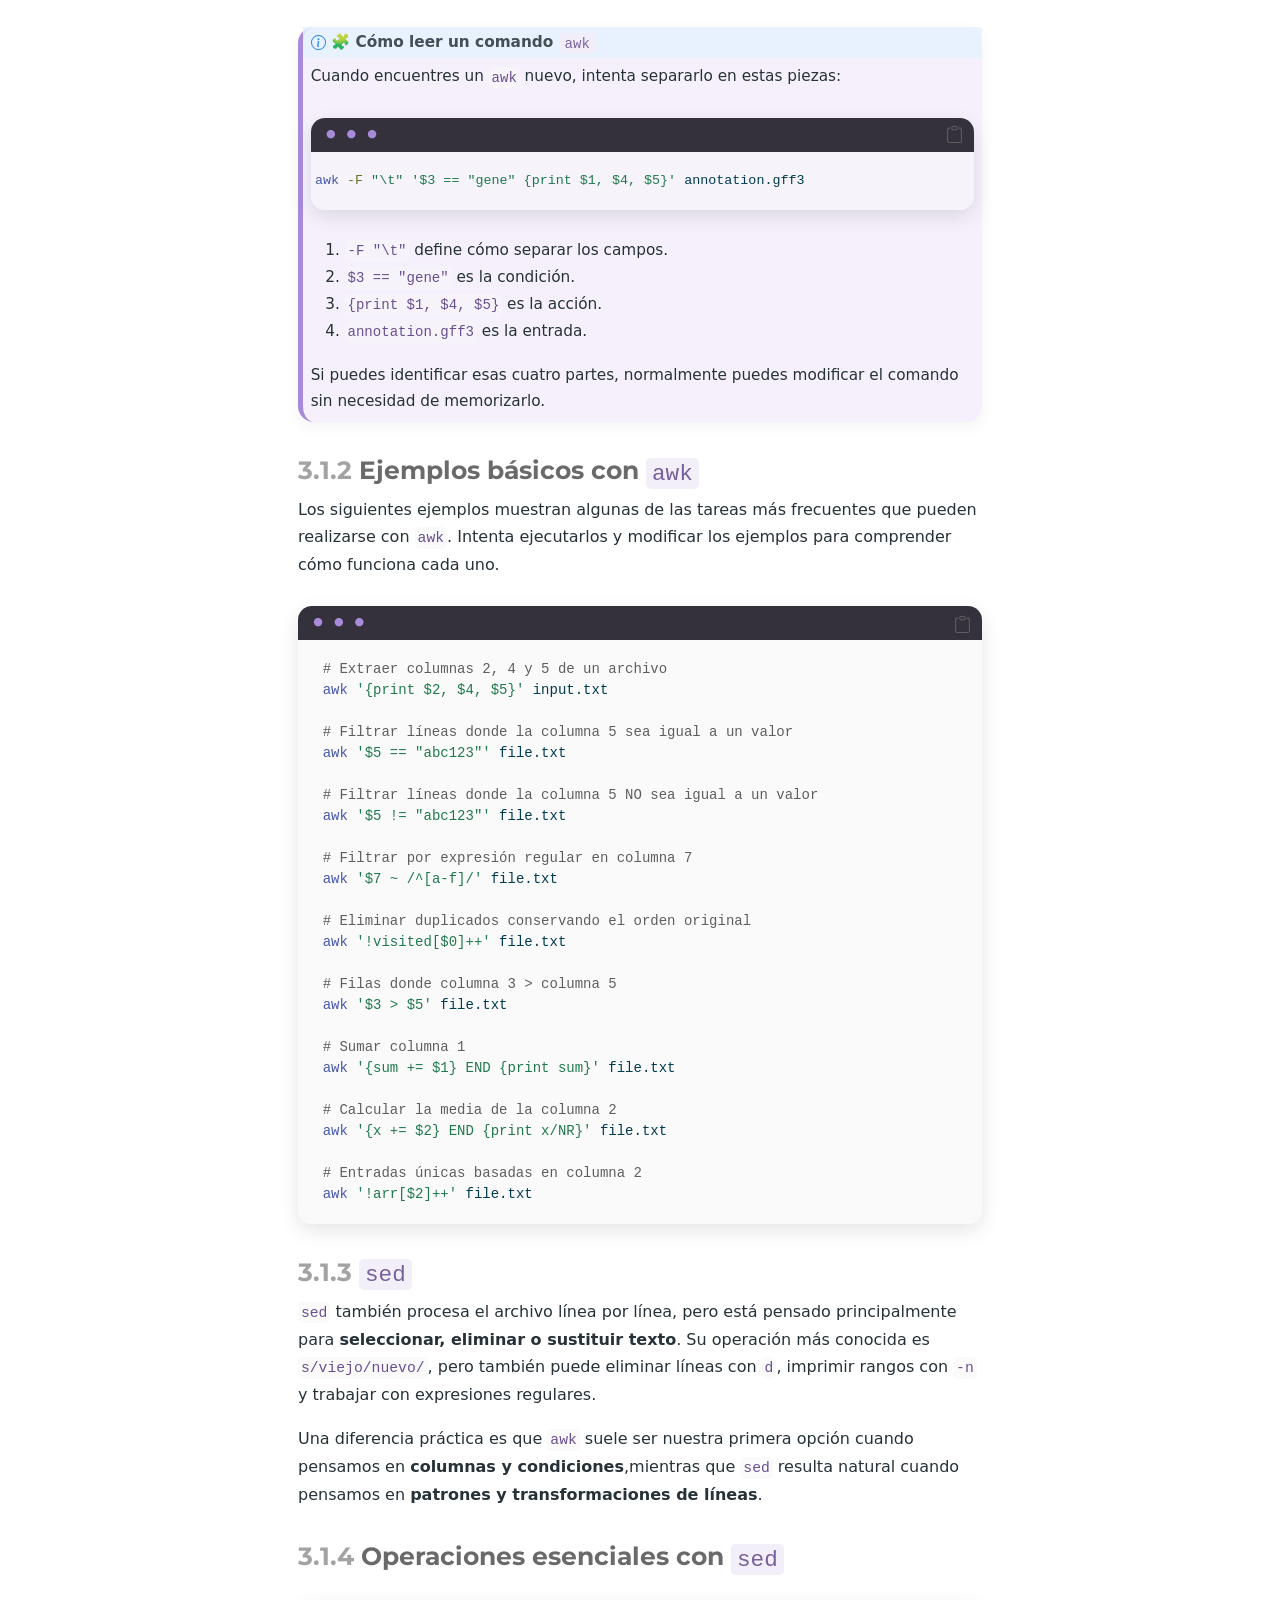
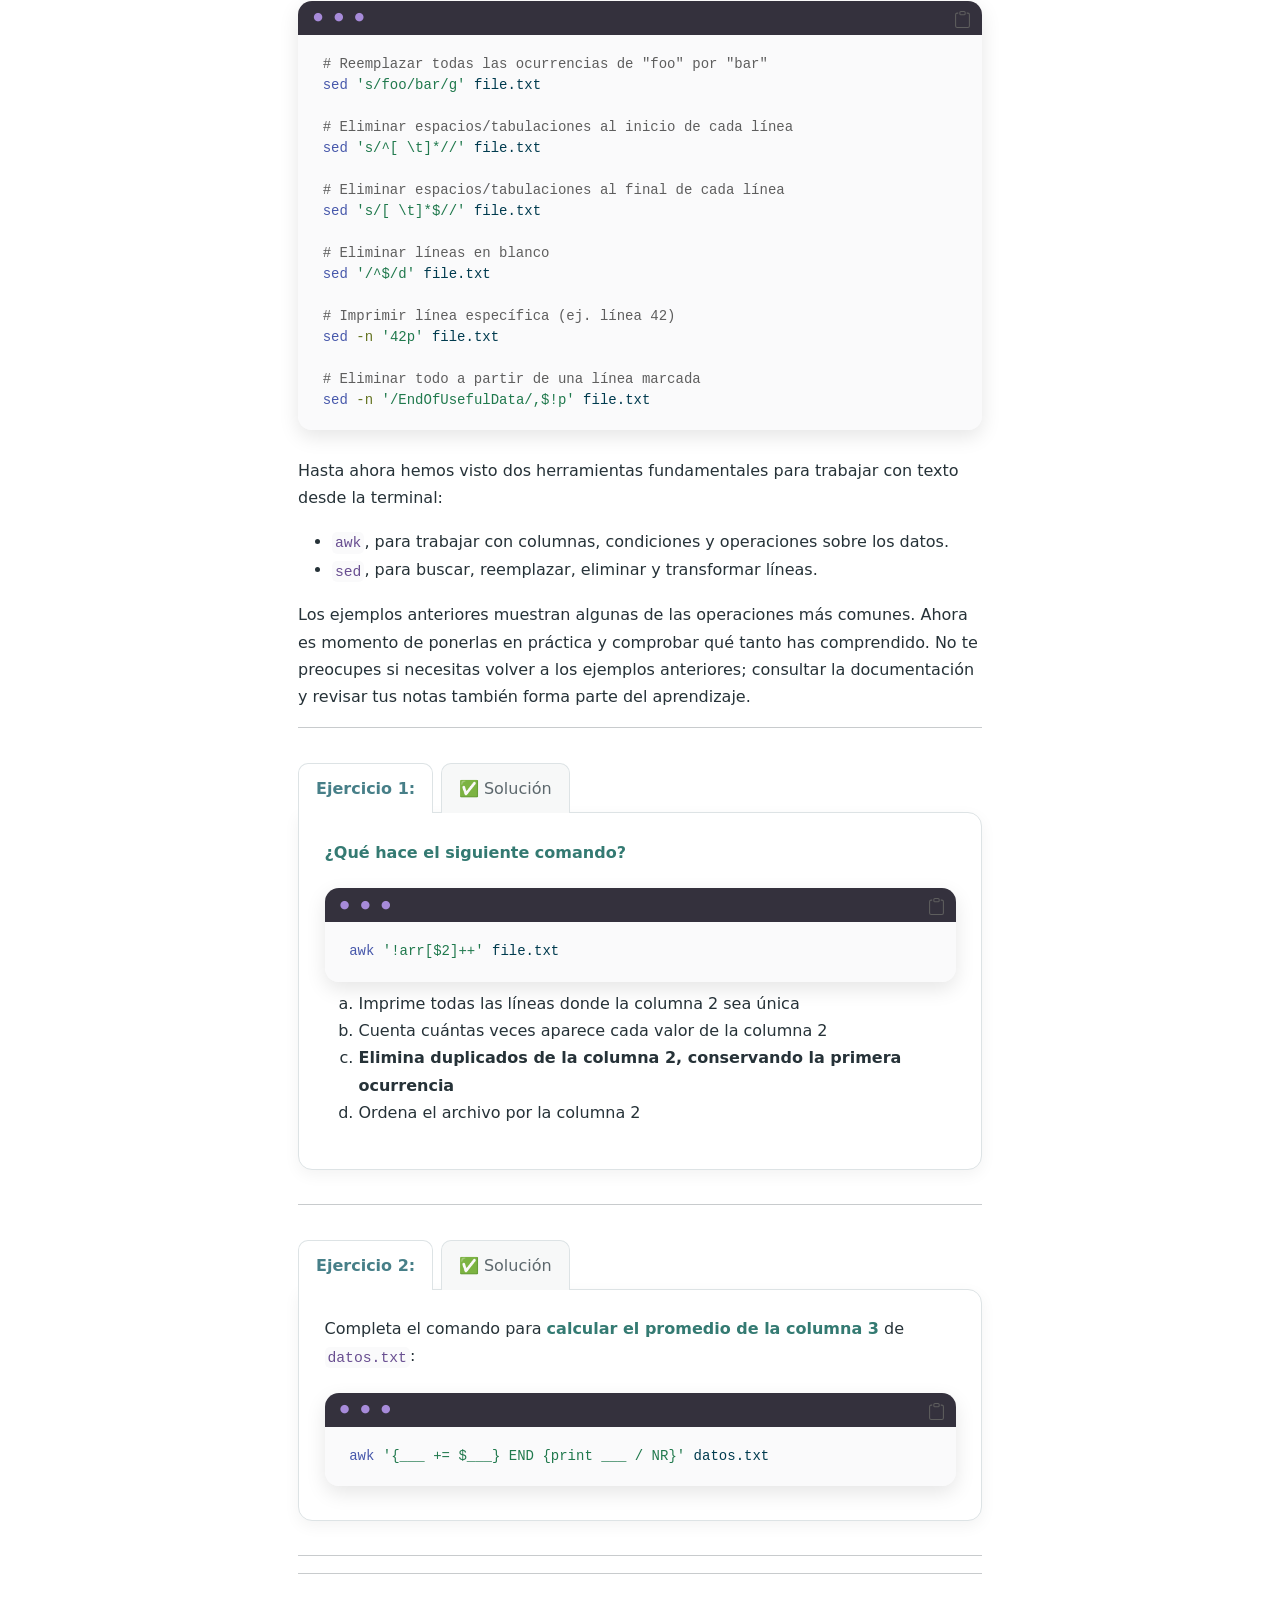
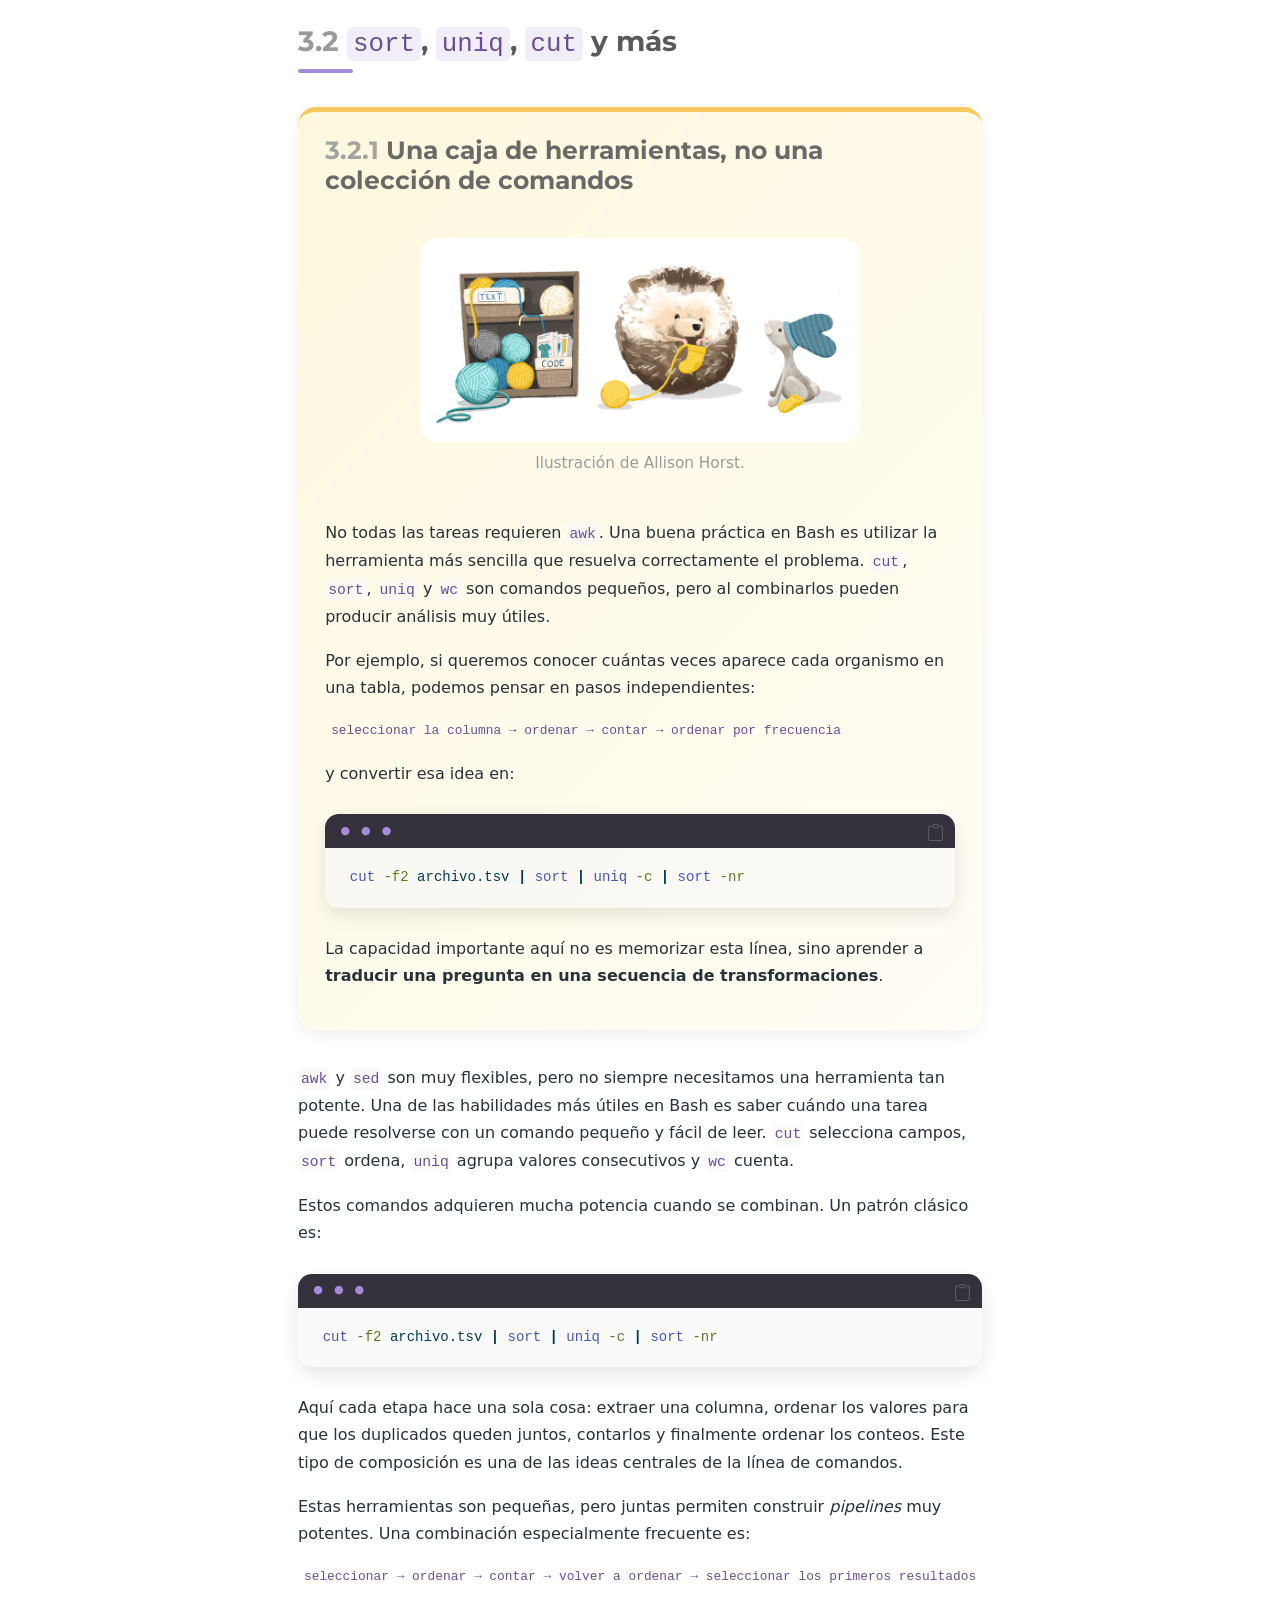
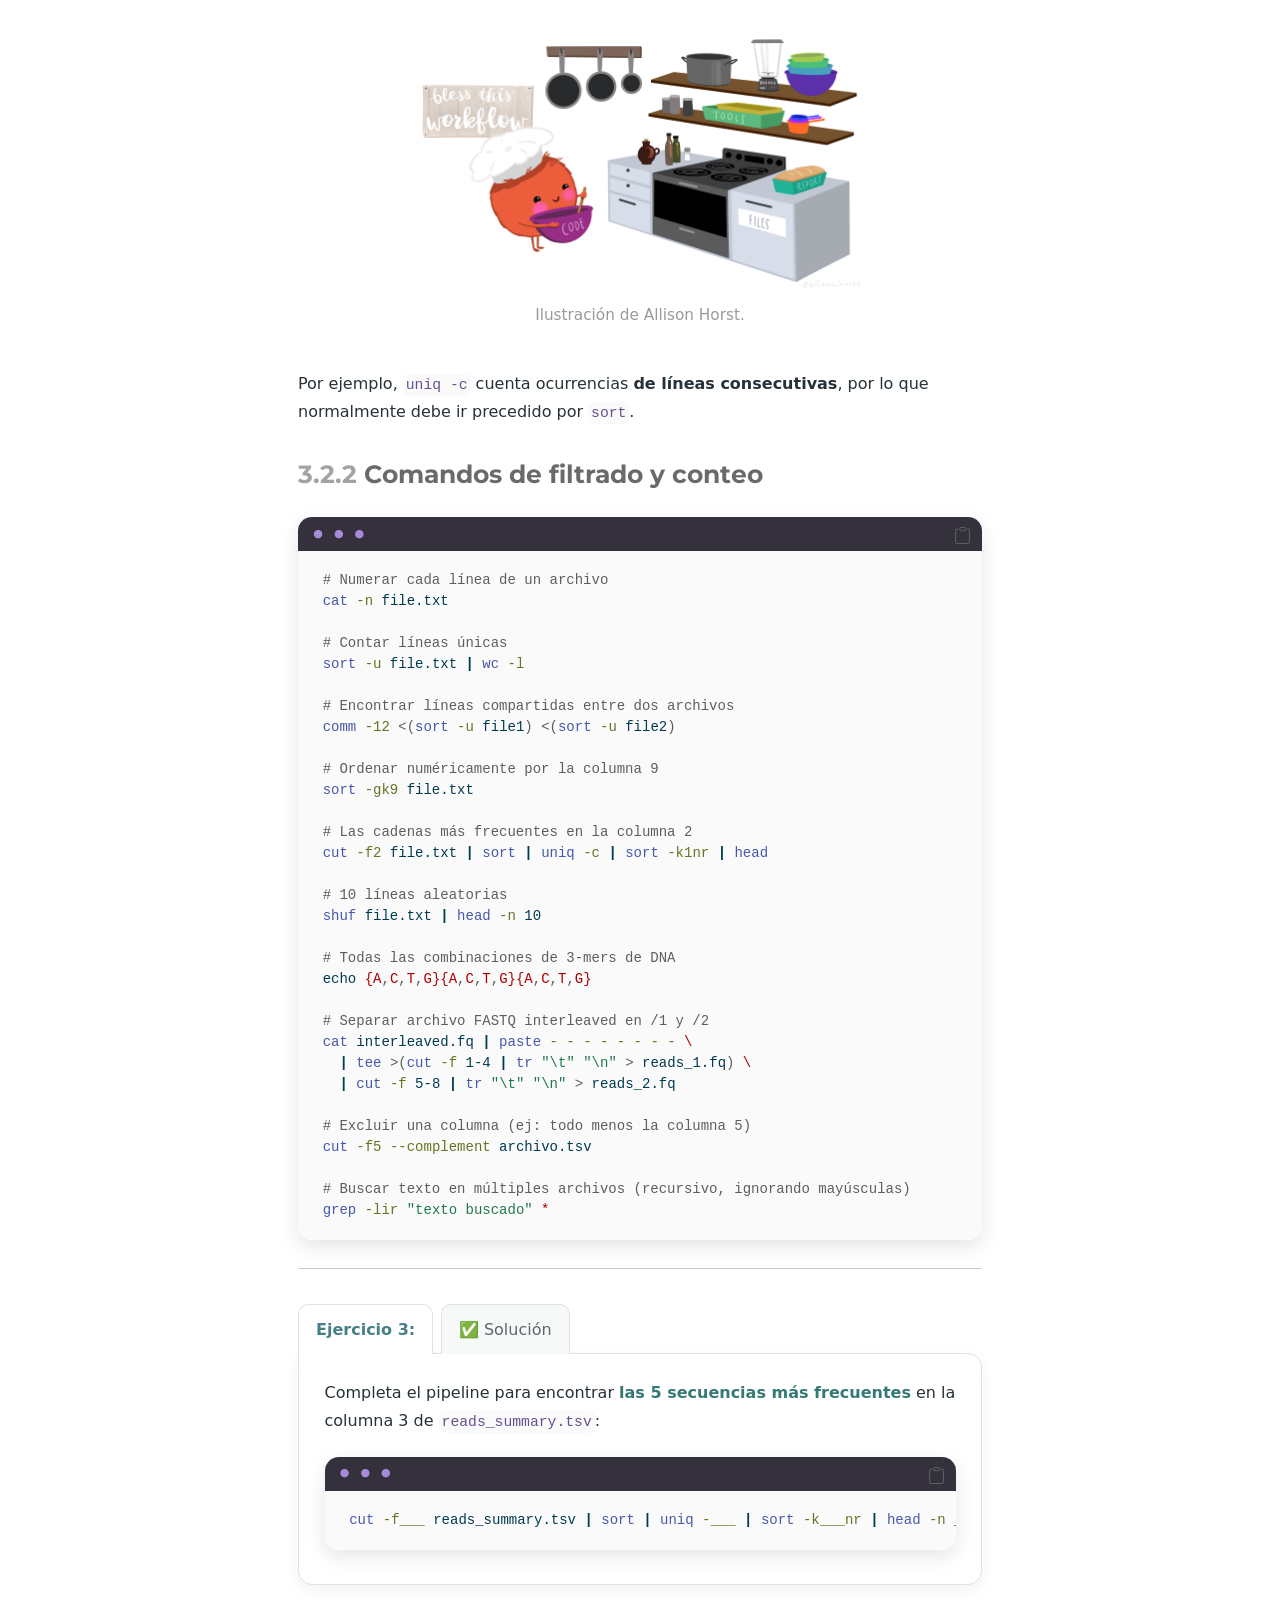
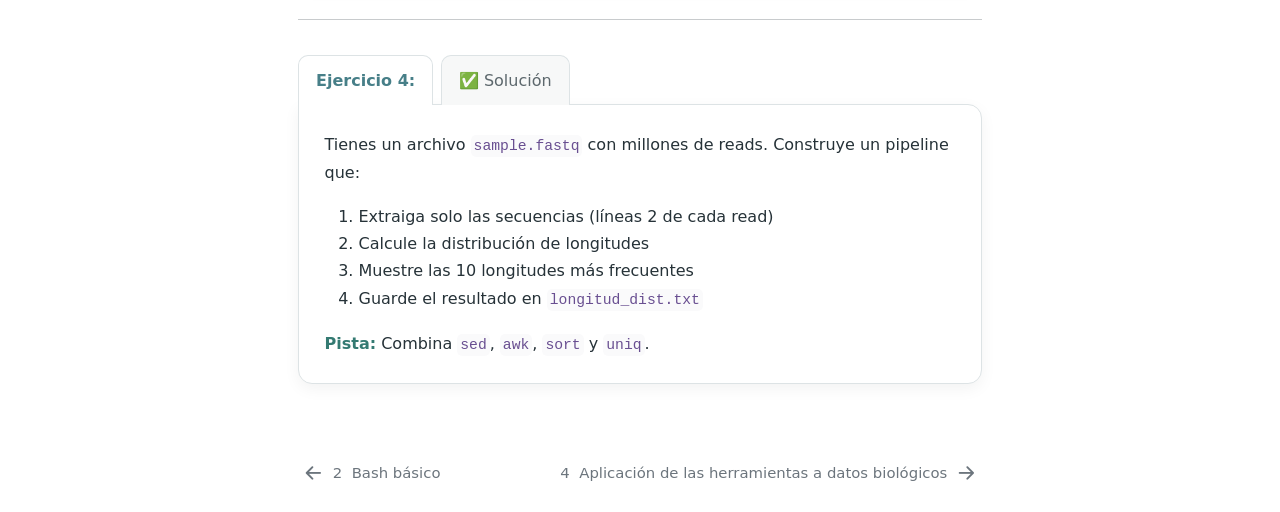
<file: docs/bash_one_liners.html>
<!DOCTYPE html>
<html xmlns="http://www.w3.org/1999/xhtml" lang="en" xml:lang="en"><head>

<meta charset="utf-8">
<meta name="generator" content="quarto-1.9.38">

<meta name="viewport" content="width=device-width, initial-scale=1.0, user-scalable=yes">


<title>3&nbsp; Bash One-liners para Bioinformática – Herramientas para Bioinformática</title>
<style>
/* Default styles provided by pandoc.
** See https://pandoc.org/MANUAL.html#variables-for-html for config info.
*/
code{white-space: pre-wrap;}
span.smallcaps{font-variant: small-caps;}
div.columns{display: flex; gap: min(4vw, 1.5em);}
div.column{flex: auto; overflow-x: auto;}
div.hanging-indent{margin-left: 1.5em; text-indent: -1.5em;}
ul.task-list{list-style: none;}
ul.task-list li input[type="checkbox"] {
  width: 0.8em;
  margin: 0 0.8em 0.2em -1em; /* quarto-specific, see https://github.com/quarto-dev/quarto-cli/issues/4556 */ 
  vertical-align: middle;
}
/* CSS for syntax highlighting */
html { -webkit-text-size-adjust: 100%; }
pre > code.sourceCode { white-space: pre; position: relative; }
pre > code.sourceCode > span { display: inline-block; line-height: 1.25; }
pre > code.sourceCode > span:empty { height: 1.2em; }
.sourceCode { overflow: visible; }
code.sourceCode > span { color: inherit; text-decoration: inherit; }
div.sourceCode { margin: 1em 0; }
pre.sourceCode { margin: 0; }
@media screen {
div.sourceCode { overflow: auto; }
}
@media print {
pre > code.sourceCode { white-space: pre-wrap; }
pre > code.sourceCode > span { text-indent: -5em; padding-left: 5em; }
}
pre.numberSource code
  { counter-reset: source-line 0; }
pre.numberSource code > span
  { position: relative; left: -4em; counter-increment: source-line; }
pre.numberSource code > span > a:first-child::before
  { content: counter(source-line);
    position: relative; left: -1em; text-align: right; vertical-align: baseline;
    border: none; display: inline-block;
    -webkit-touch-callout: none; -webkit-user-select: none;
    -khtml-user-select: none; -moz-user-select: none;
    -ms-user-select: none; user-select: none;
    padding: 0 4px; width: 4em;
  }
pre.numberSource { margin-left: 3em;  padding-left: 4px; }
div.sourceCode
  {   }
@media screen {
pre > code.sourceCode > span > a:first-child::before { text-decoration: underline; }
}
</style>


<script src="site_libs/quarto-nav/quarto-nav.js"></script>
<script src="site_libs/quarto-nav/headroom.min.js"></script>
<script src="site_libs/clipboard/clipboard.min.js"></script>
<script src="site_libs/quarto-search/autocomplete.umd.js"></script>
<script src="site_libs/quarto-search/fuse.min.js"></script>
<script src="site_libs/quarto-search/quarto-search.js"></script>
<meta name="quarto:offset" content="./">
<link href="./one_liners_and_bioinformatics.html" rel="next">
<link href="./bash_basics.html" rel="prev">
<script src="site_libs/quarto-html/quarto.js" type="module"></script>
<script src="site_libs/quarto-html/tabsets/tabsets.js" type="module"></script>
<script src="site_libs/quarto-html/popper.min.js"></script>
<script src="site_libs/quarto-html/tippy.umd.min.js"></script>
<script src="site_libs/quarto-html/anchor.min.js"></script>
<link href="site_libs/quarto-html/tippy.css" rel="stylesheet">
<link href="site_libs/quarto-html/quarto-syntax-highlighting-15634bcf2e68342d4ad2dfa704d543f6.css" rel="stylesheet" class="quarto-color-scheme" id="quarto-text-highlighting-styles">
<link href="site_libs/quarto-html/quarto-syntax-highlighting-dark-0a6b7249c26820e032cb0bd839ff02b1.css" rel="stylesheet" class="quarto-color-scheme quarto-color-alternate" id="quarto-text-highlighting-styles">
<link href="site_libs/quarto-html/quarto-syntax-highlighting-15634bcf2e68342d4ad2dfa704d543f6.css" rel="stylesheet" class="quarto-color-scheme-extra" id="quarto-text-highlighting-styles">
<script src="site_libs/bootstrap/bootstrap.min.js"></script>
<link href="site_libs/bootstrap/bootstrap-icons.css" rel="stylesheet">
<link href="site_libs/bootstrap/bootstrap-dd48739e482d666719efe25489baaec7.min.css" rel="stylesheet" append-hash="true" class="quarto-color-scheme" id="quarto-bootstrap" data-mode="light">
<link href="site_libs/bootstrap/bootstrap-dark-c5491cb7295b3d79f070a3ccf938a403.min.css" rel="stylesheet" append-hash="true" class="quarto-color-scheme quarto-color-alternate" id="quarto-bootstrap" data-mode="dark">
<link href="site_libs/bootstrap/bootstrap-dd48739e482d666719efe25489baaec7.min.css" rel="stylesheet" append-hash="true" class="quarto-color-scheme-extra" id="quarto-bootstrap" data-mode="light">
<script id="quarto-search-options" type="application/json">{
  "location": "sidebar",
  "copy-button": false,
  "collapse-after": 3,
  "panel-placement": "start",
  "type": "textbox",
  "limit": 50,
  "keyboard-shortcut": [
    "f",
    "/",
    "s"
  ],
  "show-item-context": false,
  "language": {
    "search-no-results-text": "No results",
    "search-matching-documents-text": "matching documents",
    "search-copy-link-title": "Copy link to search",
    "search-hide-matches-text": "Hide additional matches",
    "search-more-match-text": "more match in this document",
    "search-more-matches-text": "more matches in this document",
    "search-clear-button-title": "Clear",
    "search-text-placeholder": "",
    "search-detached-cancel-button-title": "Cancel",
    "search-submit-button-title": "Submit",
    "search-label": "Search"
  }
}</script>
<style>html{ scroll-behavior: smooth; }</style>


<link rel="stylesheet" href="styles.css">
</head>

<body class="nav-sidebar floating quarto-light"><script id="quarto-html-before-body" type="application/javascript">
    const toggleBodyColorMode = (bsSheetEl) => {
      const mode = bsSheetEl.getAttribute("data-mode");
      const bodyEl = window.document.querySelector("body");
      if (mode === "dark") {
        bodyEl.classList.add("quarto-dark");
        bodyEl.classList.remove("quarto-light");
      } else {
        bodyEl.classList.add("quarto-light");
        bodyEl.classList.remove("quarto-dark");
      }
    }
    const toggleBodyColorPrimary = () => {
      const bsSheetEl = window.document.querySelector("link#quarto-bootstrap:not([rel=disabled-stylesheet])");
      if (bsSheetEl) {
        toggleBodyColorMode(bsSheetEl);
      }
    }
    const setColorSchemeToggle = (alternate) => {
      const toggles = window.document.querySelectorAll('.quarto-color-scheme-toggle');
      for (let i=0; i < toggles.length; i++) {
        const toggle = toggles[i];
        if (toggle) {
          if (alternate) {
            toggle.classList.add("alternate");
          } else {
            toggle.classList.remove("alternate");
          }
        }
      }
    };
    const toggleColorMode = (alternate) => {
      // Switch the stylesheets
      const primaryStylesheets = window.document.querySelectorAll('link.quarto-color-scheme:not(.quarto-color-alternate)');
      const alternateStylesheets = window.document.querySelectorAll('link.quarto-color-scheme.quarto-color-alternate');
      manageTransitions('#quarto-margin-sidebar .nav-link', false);
      if (alternate) {
        // note: dark is layered on light, we don't disable primary!
        enableStylesheet(alternateStylesheets);
        for (const sheetNode of alternateStylesheets) {
          if (sheetNode.id === "quarto-bootstrap") {
            toggleBodyColorMode(sheetNode);
          }
        }
      } else {
        disableStylesheet(alternateStylesheets);
        enableStylesheet(primaryStylesheets)
        toggleBodyColorPrimary();
      }
      manageTransitions('#quarto-margin-sidebar .nav-link', true);
      // Switch the toggles
      setColorSchemeToggle(alternate)
      // Hack to workaround the fact that safari doesn't
      // properly recolor the scrollbar when toggling (#1455)
      if (navigator.userAgent.indexOf('Safari') > 0 && navigator.userAgent.indexOf('Chrome') == -1) {
        manageTransitions("body", false);
        window.scrollTo(0, 1);
        setTimeout(() => {
          window.scrollTo(0, 0);
          manageTransitions("body", true);
        }, 40);
      }
    }
    const disableStylesheet = (stylesheets) => {
      for (let i=0; i < stylesheets.length; i++) {
        const stylesheet = stylesheets[i];
        stylesheet.rel = 'disabled-stylesheet';
      }
    }
    const enableStylesheet = (stylesheets) => {
      for (let i=0; i < stylesheets.length; i++) {
        const stylesheet = stylesheets[i];
        if(stylesheet.rel !== 'stylesheet') { // for Chrome, which will still FOUC without this check
          stylesheet.rel = 'stylesheet';
        }
      }
    }
    const manageTransitions = (selector, allowTransitions) => {
      const els = window.document.querySelectorAll(selector);
      for (let i=0; i < els.length; i++) {
        const el = els[i];
        if (allowTransitions) {
          el.classList.remove('notransition');
        } else {
          el.classList.add('notransition');
        }
      }
    }
    const isFileUrl = () => {
      return window.location.protocol === 'file:';
    }
    const hasAlternateSentinel = () => {
      let styleSentinel = getColorSchemeSentinel();
      if (styleSentinel !== null) {
        return styleSentinel === "alternate";
      } else {
        return false;
      }
    }
    const setStyleSentinel = (alternate) => {
      const value = alternate ? "alternate" : "default";
      if (!isFileUrl()) {
        window.localStorage.setItem("quarto-color-scheme", value);
      } else {
        localAlternateSentinel = value;
      }
    }
    const getColorSchemeSentinel = () => {
      if (!isFileUrl()) {
        const storageValue = window.localStorage.getItem("quarto-color-scheme");
        return storageValue != null ? storageValue : localAlternateSentinel;
      } else {
        return localAlternateSentinel;
      }
    }
    const toggleGiscusIfUsed = (isAlternate, darkModeDefault) => {
      const baseTheme = document.querySelector('#giscus-base-theme')?.value ?? 'light';
      const alternateTheme = document.querySelector('#giscus-alt-theme')?.value ?? 'dark';
      let newTheme = '';
      if(authorPrefersDark) {
        newTheme = isAlternate ? baseTheme : alternateTheme;
      } else {
        newTheme = isAlternate ? alternateTheme : baseTheme;
      }
      const changeGiscusTheme = () => {
        // From: https://github.com/giscus/giscus/issues/336
        const sendMessage = (message) => {
          const iframe = document.querySelector('iframe.giscus-frame');
          if (!iframe) return;
          iframe.contentWindow.postMessage({ giscus: message }, 'https://giscus.app');
        }
        sendMessage({
          setConfig: {
            theme: newTheme
          }
        });
      }
      const isGiscussLoaded = window.document.querySelector('iframe.giscus-frame') !== null;
      if (isGiscussLoaded) {
        changeGiscusTheme();
      }
    };
    const authorPrefersDark = false;
    const darkModeDefault = authorPrefersDark;
      document.querySelector('link#quarto-text-highlighting-styles.quarto-color-scheme-extra').rel = 'disabled-stylesheet';
      document.querySelector('link#quarto-bootstrap.quarto-color-scheme-extra').rel = 'disabled-stylesheet';
    let localAlternateSentinel = darkModeDefault ? 'alternate' : 'default';
    // Dark / light mode switch
    window.quartoToggleColorScheme = () => {
      // Read the current dark / light value
      let toAlternate = !hasAlternateSentinel();
      toggleColorMode(toAlternate);
      setStyleSentinel(toAlternate);
      toggleGiscusIfUsed(toAlternate, darkModeDefault);
      window.dispatchEvent(new Event('resize'));
    };
    // Switch to dark mode if need be
    if (hasAlternateSentinel()) {
      toggleColorMode(true);
    } else {
      toggleColorMode(false);
    }
  </script>

<div id="quarto-search-results"></div>
  <header id="quarto-header" class="headroom fixed-top">
  <nav class="quarto-secondary-nav">
    <div class="container-fluid d-flex">
      <button type="button" class="quarto-btn-toggle btn" data-bs-toggle="collapse" role="button" data-bs-target=".quarto-sidebar-collapse-item" aria-controls="quarto-sidebar" aria-expanded="false" aria-label="Toggle sidebar navigation" onclick="if (window.quartoToggleHeadroom) { window.quartoToggleHeadroom(); }">
        <i class="bi bi-layout-text-sidebar-reverse"></i>
      </button>
        <nav class="quarto-page-breadcrumbs" aria-label="breadcrumb"><ol class="breadcrumb"><li class="breadcrumb-item"><a href="./bash_one_liners.html"><span class="chapter-number">3</span>&nbsp; <span class="chapter-title">Bash One-liners para Bioinformática</span></a></li></ol></nav>
        <a class="flex-grow-1" role="navigation" data-bs-toggle="collapse" data-bs-target=".quarto-sidebar-collapse-item" aria-controls="quarto-sidebar" aria-expanded="false" aria-label="Toggle sidebar navigation" onclick="if (window.quartoToggleHeadroom) { window.quartoToggleHeadroom(); }">      
        </a>
      <button type="button" class="btn quarto-search-button" aria-label="Search" onclick="window.quartoOpenSearch();">
        <i class="bi bi-search"></i>
      </button>
    </div>
  </nav>
</header>
<!-- content -->
<div id="quarto-content" class="quarto-container page-columns page-rows-contents page-layout-article">
<!-- sidebar -->
  <nav id="quarto-sidebar" class="sidebar collapse collapse-horizontal quarto-sidebar-collapse-item sidebar-navigation floating overflow-auto">
    <div class="pt-lg-2 mt-2 text-left sidebar-header">
    <div class="sidebar-title mb-0 py-0">
      <a href="./">Herramientas para Bioinformática</a> 
        <div class="sidebar-tools-main">
  <a href="" class="quarto-color-scheme-toggle quarto-navigation-tool  px-1" onclick="window.quartoToggleColorScheme(); return false;" title="Toggle dark mode"><i class="bi"></i></a>
</div>
    </div>
      </div>
        <div class="mt-2 flex-shrink-0 align-items-center">
        <div class="sidebar-search">
        <div id="quarto-search" class="" title="Search"></div>
        </div>
        </div>
    <div class="sidebar-menu-container"> 
    <ul class="list-unstyled mt-1">
        <li class="sidebar-item">
  <div class="sidebar-item-container"> 
  <a href="./index.html" class="sidebar-item-text sidebar-link">
 <span class="menu-text"><span class="chapter-number">1</span>&nbsp; <span class="chapter-title">Introducción</span></span></a>
  </div>
</li>
        <li class="sidebar-item">
  <div class="sidebar-item-container"> 
  <a href="./bash_basics.html" class="sidebar-item-text sidebar-link">
 <span class="menu-text"><span class="chapter-number">2</span>&nbsp; <span class="chapter-title">Bash básico</span></span></a>
  </div>
</li>
        <li class="sidebar-item">
  <div class="sidebar-item-container"> 
  <a href="./bash_one_liners.html" class="sidebar-item-text sidebar-link active">
 <span class="menu-text"><span class="chapter-number">3</span>&nbsp; <span class="chapter-title">Bash One-liners para Bioinformática</span></span></a>
  </div>
</li>
        <li class="sidebar-item">
  <div class="sidebar-item-container"> 
  <a href="./one_liners_and_bioinformatics.html" class="sidebar-item-text sidebar-link">
 <span class="menu-text"><span class="chapter-number">4</span>&nbsp; <span class="chapter-title">Aplicación de las herramientas a datos biológicos</span></span></a>
  </div>
</li>
        <li class="sidebar-item">
  <div class="sidebar-item-container"> 
  <a href="./automatization.html" class="sidebar-item-text sidebar-link">
 <span class="menu-text"><span class="chapter-number">5</span>&nbsp; <span class="chapter-title">Automatización y construcción de pipelines</span></span></a>
  </div>
</li>
        <li class="sidebar-item">
  <div class="sidebar-item-container"> 
  <a href="./seqtk.html" class="sidebar-item-text sidebar-link">
 <span class="menu-text"><span class="chapter-number">6</span>&nbsp; <span class="chapter-title"><code>seqtk</code> Procesamiento especializado de FASTA/FASTQ</span></span></a>
  </div>
</li>
        <li class="sidebar-item">
  <div class="sidebar-item-container"> 
  <a href="./gff3.html" class="sidebar-item-text sidebar-link">
 <span class="menu-text"><span class="chapter-number">7</span>&nbsp; <span class="chapter-title">Anotaciones GFF3</span></span></a>
  </div>
</li>
        <li class="sidebar-item">
  <div class="sidebar-item-container"> 
  <a href="./SRA_toolkit.html" class="sidebar-item-text sidebar-link">
 <span class="menu-text"><span class="chapter-number">8</span>&nbsp; <span class="chapter-title">SRA Toolkit</span></span></a>
  </div>
</li>
        <li class="sidebar-item">
  <div class="sidebar-item-container"> 
  <a href="./e_utilities.html" class="sidebar-item-text sidebar-link">
 <span class="menu-text"><span class="chapter-number">9</span>&nbsp; <span class="chapter-title">E-utilities (NCBI)</span></span></a>
  </div>
</li>
        <li class="sidebar-item">
  <div class="sidebar-item-container"> 
  <a href="./NCBI_dataset.html" class="sidebar-item-text sidebar-link">
 <span class="menu-text"><span class="chapter-number">10</span>&nbsp; <span class="chapter-title">NCBI Datasets CLI</span></span></a>
  </div>
</li>
        <li class="sidebar-item">
  <div class="sidebar-item-container"> 
  <a href="./gget.html" class="sidebar-item-text sidebar-link">
 <span class="menu-text"><span class="chapter-number">11</span>&nbsp; <span class="chapter-title">gget: Acceso a bases de datos genómicas con Python</span></span></a>
  </div>
</li>
        <li class="sidebar-item">
  <div class="sidebar-item-container"> 
  <a href="./sources.html" class="sidebar-item-text sidebar-link">
 <span class="menu-text"><span class="chapter-number">12</span>&nbsp; <span class="chapter-title">Resumen y recursos</span></span></a>
  </div>
</li>
    </ul>
    </div>
</nav>
<div id="quarto-sidebar-glass" class="quarto-sidebar-collapse-item" data-bs-toggle="collapse" data-bs-target=".quarto-sidebar-collapse-item"></div>
<!-- margin-sidebar -->
    <div id="quarto-margin-sidebar" class="sidebar margin-sidebar">
        <nav id="TOC" role="doc-toc" class="toc-active">
    <h2 id="toc-title">Table of contents</h2>
   
  <ul>
  <li><a href="#por-qué-aprender-one-liners" id="toc-por-qué-aprender-one-liners" class="nav-link active" data-scroll-target="#por-qué-aprender-one-liners">¿Por qué aprender <em>one-liners</em>?</a></li>
  <li><a href="#awk-y-sed-fundamentos" id="toc-awk-y-sed-fundamentos" class="nav-link" data-scroll-target="#awk-y-sed-fundamentos"><span class="header-section-number">3.1</span> <code>awk</code> y <code>sed</code> — Fundamentos</a>
  <ul>
  <li><a href="#awk" id="toc-awk" class="nav-link" data-scroll-target="#awk"><span class="header-section-number">3.1.1</span> <code>awk</code></a></li>
  <li><a href="#ejemplos-básicos-con-awk" id="toc-ejemplos-básicos-con-awk" class="nav-link" data-scroll-target="#ejemplos-básicos-con-awk"><span class="header-section-number">3.1.2</span> Ejemplos básicos con <code>awk</code></a></li>
  <li><a href="#sed" id="toc-sed" class="nav-link" data-scroll-target="#sed"><span class="header-section-number">3.1.3</span> <code>sed</code></a></li>
  <li><a href="#operaciones-esenciales-con-sed" id="toc-operaciones-esenciales-con-sed" class="nav-link" data-scroll-target="#operaciones-esenciales-con-sed"><span class="header-section-number">3.1.4</span> Operaciones esenciales con <code>sed</code></a></li>
  </ul></li>
  <li><a href="#sort-uniq-cut-y-más" id="toc-sort-uniq-cut-y-más" class="nav-link" data-scroll-target="#sort-uniq-cut-y-más"><span class="header-section-number">3.2</span> <code>sort</code>, <code>uniq</code>, <code>cut</code> y más</a>
  <ul>
  <li><a href="#una-caja-de-herramientas-no-una-colección-de-comandos" id="toc-una-caja-de-herramientas-no-una-colección-de-comandos" class="nav-link" data-scroll-target="#una-caja-de-herramientas-no-una-colección-de-comandos"><span class="header-section-number">3.2.1</span> Una caja de herramientas, no una colección de comandos</a></li>
  <li><a href="#comandos-de-filtrado-y-conteo" id="toc-comandos-de-filtrado-y-conteo" class="nav-link" data-scroll-target="#comandos-de-filtrado-y-conteo"><span class="header-section-number">3.2.2</span> Comandos de filtrado y conteo</a></li>
  </ul></li>
  </ul>
</nav>
    </div>
<!-- main -->
<main class="content" id="quarto-document-content">


<header id="title-block-header" class="quarto-title-block default">
<div class="quarto-title">
<h1 class="title"><span class="chapter-number">3</span>&nbsp; <span class="chapter-title">Bash One-liners para Bioinformática</span></h1>
</div>



<div class="quarto-title-meta">

    
  
    
  </div>
  


</header>


<p>Los <em>one-liners</em> son comandos cortos que permiten resolver tareas específicas desde la terminal. En bioinformática son especialmente útiles para explorar archivos, filtrar información, transformar datos y automatizar procesos sin necesidad de escribir programas completos.</p>
<p>En bioinformática son especialmente útiles porque muchos archivos de resultados tienen una estructura regular: columnas, campos separados por tabuladores, registros repetitivos o bloques de varias líneas.</p>
<p>En este capítulo conocerás algunas de las herramientas más utilizadas para trabajar con archivos de texto y secuencias biológicas. Aunque los ejemplos son sencillos, los mismos comandos pueden aplicarse a archivos de gran tamaño utilizados en análisis reales.</p>
<section id="por-qué-aprender-one-liners" class="level3 unnumbered idea">
<h3 class="unnumbered anchored" data-anchor-id="por-qué-aprender-one-liners">¿Por qué aprender <em>one-liners</em>?</h3>
<p>Muchos resultados bioinformáticos son archivos de texto. Antes de abrirlos en un programa gráfico, puedes inspeccionarlos, filtrarlos, contar registros, seleccionar columnas o construir resúmenes directamente desde la terminal. Esto resulta especialmente útil cuando los archivos son demasiado grandes para trabajar cómodamente con un editor.</p>
</section>
<section id="awk-y-sed-fundamentos" class="level2" data-number="3.1">
<h2 data-number="3.1" class="anchored" data-anchor-id="awk-y-sed-fundamentos"><span class="header-section-number">3.1</span> <code>awk</code> y <code>sed</code> — Fundamentos</h2>
<p><code>awk</code> y <code>sed</code> son dos herramientas fundamentales para manipular archivos de texto desde la línea de comandos. Aunque suelen utilizarse juntas, cada una tiene un propósito diferente:</p>
<ul>
<li><p><strong><code>awk</code></strong> está diseñado para trabajar con datos organizados en columnas. Es ideal para filtrar información, realizar cálculos y generar reportes a partir de archivos tabulados.</p></li>
<li><p><strong><code>sed</code></strong> permite buscar, reemplazar y modificar texto línea por línea mediante expresiones regulares.</p></li>
</ul>
<p>Ambas herramientas son ampliamente utilizadas en bioinformática para procesar archivos como FASTA, FASTQ, GFF, BED y otros formatos de texto.</p>
<section id="awk" class="level3" data-number="3.1.1">
<h3 data-number="3.1.1" class="anchored" data-anchor-id="awk"><span class="header-section-number">3.1.1</span> <code>awk</code></h3>
<p>La estructura básica de un comando con <code>awk</code> es:</p>
<div class="code-copy-outer-scaffold"><div class="sourceCode" id="cb1"><pre class="sourceCode bash code-with-copy"><code class="sourceCode bash"><span id="cb1-1"><a href="#cb1-1" aria-hidden="true" tabindex="-1"></a><span class="fu">awk</span> <span class="st">'{ acciones }'</span> archivo</span></code></pre></div><button title="Copy to Clipboard" class="code-copy-button"><i class="bi"></i></button></div>
<p>donde:</p>
<ul>
<li><strong><code>awk</code></strong> invoca la herramienta.</li>
<li><strong><code>{ acciones }</code></strong> indica las instrucciones que se ejecutarán para cada línea del archivo.</li>
<li><strong><code>archivo</code></strong> es el archivo de entrada que se desea procesar.</li>
</ul>
<div class="callout callout-style-default callout-note callout-titled">
<div class="callout-header d-flex align-content-center">
<div class="callout-icon-container">
<i class="callout-icon"></i>
</div>
<div class="callout-title-container flex-fill">
<span class="screen-reader-only">Note</span>🧩 Cómo leer un comando <code>awk</code>
</div>
</div>
<div class="callout-body-container callout-body">
<p>Cuando encuentres un <code>awk</code> nuevo, intenta separarlo en estas piezas:</p>
<div class="code-copy-outer-scaffold"><div class="sourceCode" id="cb2"><pre class="sourceCode bash code-with-copy"><code class="sourceCode bash"><span id="cb2-1"><a href="#cb2-1" aria-hidden="true" tabindex="-1"></a><span class="fu">awk</span> <span class="at">-F</span> <span class="st">"\t"</span> <span class="st">'$3 == "gene" {print $1, $4, $5}'</span> annotation.gff3</span></code></pre></div><button title="Copy to Clipboard" class="code-copy-button"><i class="bi"></i></button></div>
<ol type="1">
<li><code>-F "\t"</code> define cómo separar los campos.</li>
<li><code>$3 == "gene"</code> es la condición.</li>
<li><code>{print $1, $4, $5}</code> es la acción.</li>
<li><code>annotation.gff3</code> es la entrada.</li>
</ol>
<p>Si puedes identificar esas cuatro partes, normalmente puedes modificar el comando sin necesidad de memorizarlo.</p>
</div>
</div>
</section>
<section id="ejemplos-básicos-con-awk" class="level3" data-number="3.1.2">
<h3 data-number="3.1.2" class="anchored" data-anchor-id="ejemplos-básicos-con-awk"><span class="header-section-number">3.1.2</span> Ejemplos básicos con <code>awk</code></h3>
<p>Los siguientes ejemplos muestran algunas de las tareas más frecuentes que pueden realizarse con <code>awk</code>. Intenta ejecutarlos y modificar los ejemplos para comprender cómo funciona cada uno.</p>
<div class="code-copy-outer-scaffold"><div class="sourceCode" id="cb3"><pre class="sourceCode bash code-with-copy"><code class="sourceCode bash"><span id="cb3-1"><a href="#cb3-1" aria-hidden="true" tabindex="-1"></a><span class="co"># Extraer columnas 2, 4 y 5 de un archivo</span></span>
<span id="cb3-2"><a href="#cb3-2" aria-hidden="true" tabindex="-1"></a><span class="fu">awk</span> <span class="st">'{print $2, $4, $5}'</span> input.txt</span>
<span id="cb3-3"><a href="#cb3-3" aria-hidden="true" tabindex="-1"></a></span>
<span id="cb3-4"><a href="#cb3-4" aria-hidden="true" tabindex="-1"></a><span class="co"># Filtrar líneas donde la columna 5 sea igual a un valor</span></span>
<span id="cb3-5"><a href="#cb3-5" aria-hidden="true" tabindex="-1"></a><span class="fu">awk</span> <span class="st">'$5 == "abc123"'</span> file.txt</span>
<span id="cb3-6"><a href="#cb3-6" aria-hidden="true" tabindex="-1"></a></span>
<span id="cb3-7"><a href="#cb3-7" aria-hidden="true" tabindex="-1"></a><span class="co"># Filtrar líneas donde la columna 5 NO sea igual a un valor</span></span>
<span id="cb3-8"><a href="#cb3-8" aria-hidden="true" tabindex="-1"></a><span class="fu">awk</span> <span class="st">'$5 != "abc123"'</span> file.txt</span>
<span id="cb3-9"><a href="#cb3-9" aria-hidden="true" tabindex="-1"></a></span>
<span id="cb3-10"><a href="#cb3-10" aria-hidden="true" tabindex="-1"></a><span class="co"># Filtrar por expresión regular en columna 7</span></span>
<span id="cb3-11"><a href="#cb3-11" aria-hidden="true" tabindex="-1"></a><span class="fu">awk</span> <span class="st">'$7 ~ /^[a-f]/'</span> file.txt</span>
<span id="cb3-12"><a href="#cb3-12" aria-hidden="true" tabindex="-1"></a></span>
<span id="cb3-13"><a href="#cb3-13" aria-hidden="true" tabindex="-1"></a><span class="co"># Eliminar duplicados conservando el orden original</span></span>
<span id="cb3-14"><a href="#cb3-14" aria-hidden="true" tabindex="-1"></a><span class="fu">awk</span> <span class="st">'!visited[$0]++'</span> file.txt</span>
<span id="cb3-15"><a href="#cb3-15" aria-hidden="true" tabindex="-1"></a></span>
<span id="cb3-16"><a href="#cb3-16" aria-hidden="true" tabindex="-1"></a><span class="co"># Filas donde columna 3 &gt; columna 5</span></span>
<span id="cb3-17"><a href="#cb3-17" aria-hidden="true" tabindex="-1"></a><span class="fu">awk</span> <span class="st">'$3 &gt; $5'</span> file.txt</span>
<span id="cb3-18"><a href="#cb3-18" aria-hidden="true" tabindex="-1"></a></span>
<span id="cb3-19"><a href="#cb3-19" aria-hidden="true" tabindex="-1"></a><span class="co"># Sumar columna 1</span></span>
<span id="cb3-20"><a href="#cb3-20" aria-hidden="true" tabindex="-1"></a><span class="fu">awk</span> <span class="st">'{sum += $1} END {print sum}'</span> file.txt</span>
<span id="cb3-21"><a href="#cb3-21" aria-hidden="true" tabindex="-1"></a></span>
<span id="cb3-22"><a href="#cb3-22" aria-hidden="true" tabindex="-1"></a><span class="co"># Calcular la media de la columna 2</span></span>
<span id="cb3-23"><a href="#cb3-23" aria-hidden="true" tabindex="-1"></a><span class="fu">awk</span> <span class="st">'{x += $2} END {print x/NR}'</span> file.txt</span>
<span id="cb3-24"><a href="#cb3-24" aria-hidden="true" tabindex="-1"></a></span>
<span id="cb3-25"><a href="#cb3-25" aria-hidden="true" tabindex="-1"></a><span class="co"># Entradas únicas basadas en columna 2</span></span>
<span id="cb3-26"><a href="#cb3-26" aria-hidden="true" tabindex="-1"></a><span class="fu">awk</span> <span class="st">'!arr[$2]++'</span> file.txt</span></code></pre></div><button title="Copy to Clipboard" class="code-copy-button"><i class="bi"></i></button></div>
</section>
<section id="sed" class="level3" data-number="3.1.3">
<h3 data-number="3.1.3" class="anchored" data-anchor-id="sed"><span class="header-section-number">3.1.3</span> <code>sed</code></h3>
<p><code>sed</code> también procesa el archivo línea por línea, pero está pensado principalmente para <strong>seleccionar, eliminar o sustituir texto</strong>. Su operación más conocida es <code>s/viejo/nuevo/</code>, pero también puede eliminar líneas con <code>d</code>, imprimir rangos con <code>-n</code> y trabajar con expresiones regulares.</p>
<p>Una diferencia práctica es que <code>awk</code> suele ser nuestra primera opción cuando pensamos en <strong>columnas y condiciones</strong>,mientras que <code>sed</code> resulta natural cuando pensamos en <strong>patrones y transformaciones de líneas</strong>.</p>
</section>
<section id="operaciones-esenciales-con-sed" class="level3" data-number="3.1.4">
<h3 data-number="3.1.4" class="anchored" data-anchor-id="operaciones-esenciales-con-sed"><span class="header-section-number">3.1.4</span> Operaciones esenciales con <code>sed</code></h3>
<div class="code-copy-outer-scaffold"><div class="sourceCode" id="cb4"><pre class="sourceCode bash code-with-copy"><code class="sourceCode bash"><span id="cb4-1"><a href="#cb4-1" aria-hidden="true" tabindex="-1"></a><span class="co"># Reemplazar todas las ocurrencias de "foo" por "bar"</span></span>
<span id="cb4-2"><a href="#cb4-2" aria-hidden="true" tabindex="-1"></a><span class="fu">sed</span> <span class="st">'s/foo/bar/g'</span> file.txt</span>
<span id="cb4-3"><a href="#cb4-3" aria-hidden="true" tabindex="-1"></a></span>
<span id="cb4-4"><a href="#cb4-4" aria-hidden="true" tabindex="-1"></a><span class="co"># Eliminar espacios/tabulaciones al inicio de cada línea</span></span>
<span id="cb4-5"><a href="#cb4-5" aria-hidden="true" tabindex="-1"></a><span class="fu">sed</span> <span class="st">'s/^[ \t]*//'</span> file.txt</span>
<span id="cb4-6"><a href="#cb4-6" aria-hidden="true" tabindex="-1"></a></span>
<span id="cb4-7"><a href="#cb4-7" aria-hidden="true" tabindex="-1"></a><span class="co"># Eliminar espacios/tabulaciones al final de cada línea</span></span>
<span id="cb4-8"><a href="#cb4-8" aria-hidden="true" tabindex="-1"></a><span class="fu">sed</span> <span class="st">'s/[ \t]*$//'</span> file.txt</span>
<span id="cb4-9"><a href="#cb4-9" aria-hidden="true" tabindex="-1"></a></span>
<span id="cb4-10"><a href="#cb4-10" aria-hidden="true" tabindex="-1"></a><span class="co"># Eliminar líneas en blanco</span></span>
<span id="cb4-11"><a href="#cb4-11" aria-hidden="true" tabindex="-1"></a><span class="fu">sed</span> <span class="st">'/^$/d'</span> file.txt</span>
<span id="cb4-12"><a href="#cb4-12" aria-hidden="true" tabindex="-1"></a></span>
<span id="cb4-13"><a href="#cb4-13" aria-hidden="true" tabindex="-1"></a><span class="co"># Imprimir línea específica (ej. línea 42)</span></span>
<span id="cb4-14"><a href="#cb4-14" aria-hidden="true" tabindex="-1"></a><span class="fu">sed</span> <span class="at">-n</span> <span class="st">'42p'</span> file.txt</span>
<span id="cb4-15"><a href="#cb4-15" aria-hidden="true" tabindex="-1"></a></span>
<span id="cb4-16"><a href="#cb4-16" aria-hidden="true" tabindex="-1"></a><span class="co"># Eliminar todo a partir de una línea marcada</span></span>
<span id="cb4-17"><a href="#cb4-17" aria-hidden="true" tabindex="-1"></a><span class="fu">sed</span> <span class="at">-n</span> <span class="st">'/EndOfUsefulData/,$!p'</span> file.txt</span></code></pre></div><button title="Copy to Clipboard" class="code-copy-button"><i class="bi"></i></button></div>
<p>Hasta ahora hemos visto dos herramientas fundamentales para trabajar con texto desde la terminal:</p>
<ul>
<li><code>awk</code>, para trabajar con columnas, condiciones y operaciones sobre los datos.</li>
<li><code>sed</code>, para buscar, reemplazar, eliminar y transformar líneas.</li>
</ul>
<p>Los ejemplos anteriores muestran algunas de las operaciones más comunes. Ahora es momento de ponerlas en práctica y comprobar qué tanto has comprendido. No te preocupes si necesitas volver a los ejemplos anteriores; consultar la documentación y revisar tus notas también forma parte del aprendizaje.</p>
<hr>
<div class="tabset-margin-container"></div><div class="panel-tabset">
<ul class="nav nav-tabs" role="tablist"><li class="nav-item" role="presentation"><a class="nav-link active" id="tabset-1-1-tab" data-bs-toggle="tab" data-bs-target="#tabset-1-1" role="tab" aria-controls="tabset-1-1" aria-selected="true" href="" aria-current="page">Ejercicio 1:</a></li><li class="nav-item" role="presentation"><a class="nav-link" id="tabset-1-2-tab" data-bs-toggle="tab" data-bs-target="#tabset-1-2" role="tab" aria-controls="tabset-1-2" aria-selected="false" href="">✅ Solución</a></li></ul>
<div class="tab-content">
<div id="tabset-1-1" class="tab-pane active" role="tabpanel" aria-labelledby="tabset-1-1-tab">
<p><strong>¿Qué hace el siguiente comando?</strong></p>
<div class="code-copy-outer-scaffold"><div class="sourceCode" id="cb5"><pre class="sourceCode bash code-with-copy"><code class="sourceCode bash"><span id="cb5-1"><a href="#cb5-1" aria-hidden="true" tabindex="-1"></a><span class="fu">awk</span> <span class="st">'!arr[$2]++'</span> file.txt</span></code></pre></div><button title="Copy to Clipboard" class="code-copy-button"><i class="bi"></i></button></div>
<ol type="a">
<li>Imprime todas las líneas donde la columna 2 sea única<br>
</li>
<li>Cuenta cuántas veces aparece cada valor de la columna 2<br>
</li>
<li><strong>Elimina duplicados de la columna 2, conservando la primera ocurrencia</strong><br>
</li>
<li>Ordena el archivo por la columna 2</li>
</ol>
</div>
<div id="tabset-1-2" class="tab-pane" role="tabpanel" aria-labelledby="tabset-1-2-tab">
<p>La respuesta correcta es <strong>c)</strong>.</p>
<p><code>arr[$2]</code> crea un array asociativo con la columna 2 como clave. El operador <code>!</code> niega el valor, y <code>++</code> lo incrementa. La primera vez que aparece un valor, <code>arr[$2]</code> es <code>0</code> (falso), <code>!0</code> = verdadero → <strong>se imprime</strong>. La segunda vez, <code>arr[$2]</code> es <code>1</code> (verdadero), <code>!1</code> = falso → <strong>se omite</strong>.</p>
<div class="code-copy-outer-scaffold"><div class="sourceCode" id="cb6"><pre class="sourceCode bash code-with-copy"><code class="sourceCode bash"><span id="cb6-1"><a href="#cb6-1" aria-hidden="true" tabindex="-1"></a><span class="co"># Ejemplo práctico: eliminar genes duplicados de una lista</span></span>
<span id="cb6-2"><a href="#cb6-2" aria-hidden="true" tabindex="-1"></a><span class="fu">awk</span> <span class="st">'!arr[$2]++'</span> genes.tsv</span></code></pre></div><button title="Copy to Clipboard" class="code-copy-button"><i class="bi"></i></button></div>
</div>
</div>
</div>
<hr>
<div class="tabset-margin-container"></div><div class="panel-tabset">
<ul class="nav nav-tabs" role="tablist"><li class="nav-item" role="presentation"><a class="nav-link active" id="tabset-2-1-tab" data-bs-toggle="tab" data-bs-target="#tabset-2-1" role="tab" aria-controls="tabset-2-1" aria-selected="true" href="">Ejercicio 2:</a></li><li class="nav-item" role="presentation"><a class="nav-link" id="tabset-2-2-tab" data-bs-toggle="tab" data-bs-target="#tabset-2-2" role="tab" aria-controls="tabset-2-2" aria-selected="false" href="">✅ Solución</a></li></ul>
<div class="tab-content">
<div id="tabset-2-1" class="tab-pane active" role="tabpanel" aria-labelledby="tabset-2-1-tab">
<p>Completa el comando para <strong>calcular el promedio de la columna 3</strong> de <code>datos.txt</code>:</p>
<div class="code-copy-outer-scaffold"><div class="sourceCode" id="cb7"><pre class="sourceCode bash code-with-copy"><code class="sourceCode bash"><span id="cb7-1"><a href="#cb7-1" aria-hidden="true" tabindex="-1"></a><span class="fu">awk</span> <span class="st">'{___ += $___} END {print ___ / NR}'</span> datos.txt</span></code></pre></div><button title="Copy to Clipboard" class="code-copy-button"><i class="bi"></i></button></div>
</div>
<div id="tabset-2-2" class="tab-pane" role="tabpanel" aria-labelledby="tabset-2-2-tab">
<div class="code-copy-outer-scaffold"><div class="sourceCode" id="cb8"><pre class="sourceCode bash code-with-copy"><code class="sourceCode bash"><span id="cb8-1"><a href="#cb8-1" aria-hidden="true" tabindex="-1"></a><span class="fu">awk</span> <span class="st">'{suma += $3} END {print suma / NR}'</span> datos.txt</span></code></pre></div><button title="Copy to Clipboard" class="code-copy-button"><i class="bi"></i></button></div>
<ul>
<li><code>suma += $3</code> acumula los valores de la columna 3<br>
</li>
<li><code>NR</code> es una variable especial de <code>awk</code> con el número total de registros (líneas)<br>
</li>
<li>El bloque <code>END{}</code> se ejecuta al terminar de leer el archivo</li>
</ul>
</div>
</div>
</div>
<hr>
<hr>
</section>
</section>
<section id="sort-uniq-cut-y-más" class="level2" data-number="3.2">
<h2 data-number="3.2" class="anchored" data-anchor-id="sort-uniq-cut-y-más"><span class="header-section-number">3.2</span> <code>sort</code>, <code>uniq</code>, <code>cut</code> y más</h2>
<section id="una-caja-de-herramientas-no-una-colección-de-comandos" class="level3 idea" data-number="3.2.1">
<h3 data-number="3.2.1" class="anchored" data-anchor-id="una-caja-de-herramientas-no-una-colección-de-comandos"><span class="header-section-number">3.2.1</span> Una caja de herramientas, no una colección de comandos</h3>
<div class="quarto-figure quarto-figure-center">
<figure class="figure">
<p><img src="figures/programmer_hedgehog.png" class="img-fluid figure-img" style="width:70.0%"></p>
<figcaption>Ilustración de Allison Horst.</figcaption>
</figure>
</div>
<p>No todas las tareas requieren <code>awk</code>. Una buena práctica en Bash es utilizar la herramienta más sencilla que resuelva correctamente el problema. <code>cut</code>, <code>sort</code>, <code>uniq</code> y <code>wc</code> son comandos pequeños, pero al combinarlos pueden producir análisis muy útiles.</p>
<p>Por ejemplo, si queremos conocer cuántas veces aparece cada organismo en una tabla, podemos pensar en pasos independientes:</p>
<pre class="text"><code>seleccionar la columna → ordenar → contar → ordenar por frecuencia</code></pre>
<p>y convertir esa idea en:</p>
<div class="code-copy-outer-scaffold"><div class="sourceCode" id="cb10"><pre class="sourceCode bash code-with-copy"><code class="sourceCode bash"><span id="cb10-1"><a href="#cb10-1" aria-hidden="true" tabindex="-1"></a><span class="fu">cut</span> <span class="at">-f2</span> archivo.tsv <span class="kw">|</span> <span class="fu">sort</span> <span class="kw">|</span> <span class="fu">uniq</span> <span class="at">-c</span> <span class="kw">|</span> <span class="fu">sort</span> <span class="at">-nr</span></span></code></pre></div><button title="Copy to Clipboard" class="code-copy-button"><i class="bi"></i></button></div>
<p>La capacidad importante aquí no es memorizar esta línea, sino aprender a <strong>traducir una pregunta en una secuencia de transformaciones</strong>.</p>
</section>
<p><code>awk</code> y <code>sed</code> son muy flexibles, pero no siempre necesitamos una herramienta tan potente. Una de las habilidades más útiles en Bash es saber cuándo una tarea puede resolverse con un comando pequeño y fácil de leer. <code>cut</code> selecciona campos, <code>sort</code> ordena, <code>uniq</code> agrupa valores consecutivos y <code>wc</code> cuenta.</p>
<p>Estos comandos adquieren mucha potencia cuando se combinan. Un patrón clásico es:</p>
<div class="code-copy-outer-scaffold"><div class="sourceCode" id="cb11"><pre class="sourceCode bash code-with-copy"><code class="sourceCode bash"><span id="cb11-1"><a href="#cb11-1" aria-hidden="true" tabindex="-1"></a><span class="fu">cut</span> <span class="at">-f2</span> archivo.tsv <span class="kw">|</span> <span class="fu">sort</span> <span class="kw">|</span> <span class="fu">uniq</span> <span class="at">-c</span> <span class="kw">|</span> <span class="fu">sort</span> <span class="at">-nr</span></span></code></pre></div><button title="Copy to Clipboard" class="code-copy-button"><i class="bi"></i></button></div>
<p>Aquí cada etapa hace una sola cosa: extraer una columna, ordenar los valores para que los duplicados queden juntos, contarlos y finalmente ordenar los conteos. Este tipo de composición es una de las ideas centrales de la línea de comandos.</p>
<p>Estas herramientas son pequeñas, pero juntas permiten construir <em>pipelines</em> muy potentes. Una combinación especialmente frecuente es:</p>
<pre class="text"><code>seleccionar → ordenar → contar → volver a ordenar → seleccionar los primeros resultados</code></pre>
<div class="quarto-figure quarto-figure-center">
<figure class="figure">
<p><img src="figures/cooking_codes.png" class="img-fluid figure-img" style="width:70.0%"></p>
<figcaption>Ilustración de Allison Horst.</figcaption>
</figure>
</div>
<p>Por ejemplo, <code>uniq -c</code> cuenta ocurrencias <strong>de líneas consecutivas</strong>, por lo que normalmente debe ir precedido por <code>sort</code>.</p>
<section id="comandos-de-filtrado-y-conteo" class="level3" data-number="3.2.2">
<h3 data-number="3.2.2" class="anchored" data-anchor-id="comandos-de-filtrado-y-conteo"><span class="header-section-number">3.2.2</span> Comandos de filtrado y conteo</h3>
<div class="code-copy-outer-scaffold"><div class="sourceCode" id="cb13"><pre class="sourceCode bash code-with-copy"><code class="sourceCode bash"><span id="cb13-1"><a href="#cb13-1" aria-hidden="true" tabindex="-1"></a><span class="co"># Numerar cada línea de un archivo</span></span>
<span id="cb13-2"><a href="#cb13-2" aria-hidden="true" tabindex="-1"></a><span class="fu">cat</span> <span class="at">-n</span> file.txt</span>
<span id="cb13-3"><a href="#cb13-3" aria-hidden="true" tabindex="-1"></a></span>
<span id="cb13-4"><a href="#cb13-4" aria-hidden="true" tabindex="-1"></a><span class="co"># Contar líneas únicas</span></span>
<span id="cb13-5"><a href="#cb13-5" aria-hidden="true" tabindex="-1"></a><span class="fu">sort</span> <span class="at">-u</span> file.txt <span class="kw">|</span> <span class="fu">wc</span> <span class="at">-l</span></span>
<span id="cb13-6"><a href="#cb13-6" aria-hidden="true" tabindex="-1"></a></span>
<span id="cb13-7"><a href="#cb13-7" aria-hidden="true" tabindex="-1"></a><span class="co"># Encontrar líneas compartidas entre dos archivos</span></span>
<span id="cb13-8"><a href="#cb13-8" aria-hidden="true" tabindex="-1"></a><span class="fu">comm</span> <span class="at">-12</span> <span class="op">&lt;(</span><span class="fu">sort</span> <span class="at">-u</span> file1<span class="op">)</span> <span class="op">&lt;(</span><span class="fu">sort</span> <span class="at">-u</span> file2<span class="op">)</span></span>
<span id="cb13-9"><a href="#cb13-9" aria-hidden="true" tabindex="-1"></a></span>
<span id="cb13-10"><a href="#cb13-10" aria-hidden="true" tabindex="-1"></a><span class="co"># Ordenar numéricamente por la columna 9</span></span>
<span id="cb13-11"><a href="#cb13-11" aria-hidden="true" tabindex="-1"></a><span class="fu">sort</span> <span class="at">-gk9</span> file.txt</span>
<span id="cb13-12"><a href="#cb13-12" aria-hidden="true" tabindex="-1"></a></span>
<span id="cb13-13"><a href="#cb13-13" aria-hidden="true" tabindex="-1"></a><span class="co"># Las cadenas más frecuentes en la columna 2</span></span>
<span id="cb13-14"><a href="#cb13-14" aria-hidden="true" tabindex="-1"></a><span class="fu">cut</span> <span class="at">-f2</span> file.txt <span class="kw">|</span> <span class="fu">sort</span> <span class="kw">|</span> <span class="fu">uniq</span> <span class="at">-c</span> <span class="kw">|</span> <span class="fu">sort</span> <span class="at">-k1nr</span> <span class="kw">|</span> <span class="fu">head</span></span>
<span id="cb13-15"><a href="#cb13-15" aria-hidden="true" tabindex="-1"></a></span>
<span id="cb13-16"><a href="#cb13-16" aria-hidden="true" tabindex="-1"></a><span class="co"># 10 líneas aleatorias</span></span>
<span id="cb13-17"><a href="#cb13-17" aria-hidden="true" tabindex="-1"></a><span class="fu">shuf</span> file.txt <span class="kw">|</span> <span class="fu">head</span> <span class="at">-n</span> 10</span>
<span id="cb13-18"><a href="#cb13-18" aria-hidden="true" tabindex="-1"></a></span>
<span id="cb13-19"><a href="#cb13-19" aria-hidden="true" tabindex="-1"></a><span class="co"># Todas las combinaciones de 3-mers de DNA</span></span>
<span id="cb13-20"><a href="#cb13-20" aria-hidden="true" tabindex="-1"></a><span class="bu">echo</span> <span class="dt">{A</span><span class="op">,</span><span class="dt">C</span><span class="op">,</span><span class="dt">T</span><span class="op">,</span><span class="dt">G}{A</span><span class="op">,</span><span class="dt">C</span><span class="op">,</span><span class="dt">T</span><span class="op">,</span><span class="dt">G}{A</span><span class="op">,</span><span class="dt">C</span><span class="op">,</span><span class="dt">T</span><span class="op">,</span><span class="dt">G}</span></span>
<span id="cb13-21"><a href="#cb13-21" aria-hidden="true" tabindex="-1"></a></span>
<span id="cb13-22"><a href="#cb13-22" aria-hidden="true" tabindex="-1"></a><span class="co"># Separar archivo FASTQ interleaved en /1 y /2</span></span>
<span id="cb13-23"><a href="#cb13-23" aria-hidden="true" tabindex="-1"></a><span class="fu">cat</span> interleaved.fq <span class="kw">|</span> <span class="fu">paste</span> <span class="at">-</span> <span class="at">-</span> <span class="at">-</span> <span class="at">-</span> <span class="at">-</span> <span class="at">-</span> <span class="at">-</span> <span class="at">-</span> <span class="dt">\</span></span>
<span id="cb13-24"><a href="#cb13-24" aria-hidden="true" tabindex="-1"></a>  <span class="kw">|</span> <span class="fu">tee</span> <span class="op">&gt;(</span><span class="fu">cut</span> <span class="at">-f</span> 1-4 <span class="kw">|</span> <span class="fu">tr</span> <span class="st">"\t"</span> <span class="st">"\n"</span> <span class="op">&gt;</span> reads_1.fq<span class="op">)</span> <span class="dt">\</span></span>
<span id="cb13-25"><a href="#cb13-25" aria-hidden="true" tabindex="-1"></a>  <span class="kw">|</span> <span class="fu">cut</span> <span class="at">-f</span> 5-8 <span class="kw">|</span> <span class="fu">tr</span> <span class="st">"\t"</span> <span class="st">"\n"</span> <span class="op">&gt;</span> reads_2.fq</span>
<span id="cb13-26"><a href="#cb13-26" aria-hidden="true" tabindex="-1"></a></span>
<span id="cb13-27"><a href="#cb13-27" aria-hidden="true" tabindex="-1"></a><span class="co"># Excluir una columna (ej: todo menos la columna 5)</span></span>
<span id="cb13-28"><a href="#cb13-28" aria-hidden="true" tabindex="-1"></a><span class="fu">cut</span> <span class="at">-f5</span> <span class="at">--complement</span> archivo.tsv</span>
<span id="cb13-29"><a href="#cb13-29" aria-hidden="true" tabindex="-1"></a></span>
<span id="cb13-30"><a href="#cb13-30" aria-hidden="true" tabindex="-1"></a><span class="co"># Buscar texto en múltiples archivos (recursivo, ignorando mayúsculas)</span></span>
<span id="cb13-31"><a href="#cb13-31" aria-hidden="true" tabindex="-1"></a><span class="fu">grep</span> <span class="at">-lir</span> <span class="st">"texto buscado"</span> <span class="pp">*</span></span></code></pre></div><button title="Copy to Clipboard" class="code-copy-button"><i class="bi"></i></button></div>
<hr>
<div class="tabset-margin-container"></div><div class="panel-tabset">
<ul class="nav nav-tabs" role="tablist"><li class="nav-item" role="presentation"><a class="nav-link active" id="tabset-3-1-tab" data-bs-toggle="tab" data-bs-target="#tabset-3-1" role="tab" aria-controls="tabset-3-1" aria-selected="true" href="">Ejercicio 3:</a></li><li class="nav-item" role="presentation"><a class="nav-link" id="tabset-3-2-tab" data-bs-toggle="tab" data-bs-target="#tabset-3-2" role="tab" aria-controls="tabset-3-2" aria-selected="false" href="">✅ Solución</a></li></ul>
<div class="tab-content">
<div id="tabset-3-1" class="tab-pane active" role="tabpanel" aria-labelledby="tabset-3-1-tab">
<p>Completa el pipeline para encontrar <strong>las 5 secuencias más frecuentes</strong> en la columna 3 de <code>reads_summary.tsv</code>:</p>
<div class="code-copy-outer-scaffold"><div class="sourceCode" id="cb14"><pre class="sourceCode bash code-with-copy"><code class="sourceCode bash"><span id="cb14-1"><a href="#cb14-1" aria-hidden="true" tabindex="-1"></a><span class="fu">cut</span> <span class="at">-f___</span> reads_summary.tsv <span class="kw">|</span> <span class="fu">sort</span> <span class="kw">|</span> <span class="fu">uniq</span> <span class="at">-___</span> <span class="kw">|</span> <span class="fu">sort</span> <span class="at">-k___nr</span> <span class="kw">|</span> <span class="fu">head</span> <span class="at">-n</span> ___</span></code></pre></div><button title="Copy to Clipboard" class="code-copy-button"><i class="bi"></i></button></div>
</div>
<div id="tabset-3-2" class="tab-pane" role="tabpanel" aria-labelledby="tabset-3-2-tab">
<div class="code-copy-outer-scaffold"><div class="sourceCode" id="cb15"><pre class="sourceCode bash code-with-copy"><code class="sourceCode bash"><span id="cb15-1"><a href="#cb15-1" aria-hidden="true" tabindex="-1"></a><span class="fu">cut</span> <span class="at">-f3</span> reads_summary.tsv <span class="kw">|</span> <span class="fu">sort</span> <span class="kw">|</span> <span class="fu">uniq</span> <span class="at">-c</span> <span class="kw">|</span> <span class="fu">sort</span> <span class="at">-k1nr</span> <span class="kw">|</span> <span class="fu">head</span> <span class="at">-n</span> 5</span></code></pre></div><button title="Copy to Clipboard" class="code-copy-button"><i class="bi"></i></button></div>
<p><strong>Desglose:</strong> - <code>cut -f3</code>: extrae la columna 3 - <code>sort</code>: ordena para que <code>uniq</code> funcione correctamente - <code>uniq -c</code>: cuenta ocurrencias, prepende el conteo - <code>sort -k1nr</code>: ordena numéricamente en reversa por la columna 1 (conteo) - <code>head -n 5</code>: muestra los 5 más frecuentes</p>
</div>
</div>
</div>
<hr>
<div class="tabset-margin-container"></div><div class="panel-tabset">
<ul class="nav nav-tabs" role="tablist"><li class="nav-item" role="presentation"><a class="nav-link active" id="tabset-4-1-tab" data-bs-toggle="tab" data-bs-target="#tabset-4-1" role="tab" aria-controls="tabset-4-1" aria-selected="true" href="">Ejercicio 4:</a></li><li class="nav-item" role="presentation"><a class="nav-link" id="tabset-4-2-tab" data-bs-toggle="tab" data-bs-target="#tabset-4-2" role="tab" aria-controls="tabset-4-2" aria-selected="false" href="">✅ Solución</a></li></ul>
<div class="tab-content">
<div id="tabset-4-1" class="tab-pane active" role="tabpanel" aria-labelledby="tabset-4-1-tab">
<p>Tienes un archivo <code>sample.fastq</code> con millones de reads. Construye un pipeline que:</p>
<ol type="1">
<li>Extraiga solo las secuencias (líneas 2 de cada read)</li>
<li>Calcule la distribución de longitudes</li>
<li>Muestre las 10 longitudes más frecuentes</li>
<li>Guarde el resultado en <code>longitud_dist.txt</code></li>
</ol>
<p><strong>Pista:</strong> Combina <code>sed</code>, <code>awk</code>, <code>sort</code> y <code>uniq</code>.</p>
</div>
<div id="tabset-4-2" class="tab-pane" role="tabpanel" aria-labelledby="tabset-4-2-tab">
<div class="code-copy-outer-scaffold"><div class="sourceCode" id="cb16"><pre class="sourceCode bash code-with-copy"><code class="sourceCode bash"><span id="cb16-1"><a href="#cb16-1" aria-hidden="true" tabindex="-1"></a><span class="co"># Solución completa en un pipeline</span></span>
<span id="cb16-2"><a href="#cb16-2" aria-hidden="true" tabindex="-1"></a><span class="fu">sed</span> <span class="at">-n</span> <span class="st">'2~4p'</span> sample.fastq <span class="dt">\</span></span>
<span id="cb16-3"><a href="#cb16-3" aria-hidden="true" tabindex="-1"></a>  <span class="kw">|</span> <span class="fu">awk</span> <span class="st">'{print length($0)}'</span> <span class="dt">\</span></span>
<span id="cb16-4"><a href="#cb16-4" aria-hidden="true" tabindex="-1"></a>  <span class="kw">|</span> <span class="fu">sort</span> <span class="at">-n</span> <span class="dt">\</span></span>
<span id="cb16-5"><a href="#cb16-5" aria-hidden="true" tabindex="-1"></a>  <span class="kw">|</span> <span class="fu">uniq</span> <span class="at">-c</span> <span class="dt">\</span></span>
<span id="cb16-6"><a href="#cb16-6" aria-hidden="true" tabindex="-1"></a>  <span class="kw">|</span> <span class="fu">sort</span> <span class="at">-k1nr</span> <span class="dt">\</span></span>
<span id="cb16-7"><a href="#cb16-7" aria-hidden="true" tabindex="-1"></a>  <span class="kw">|</span> <span class="fu">head</span> <span class="at">-n</span> 10 <span class="dt">\</span></span>
<span id="cb16-8"><a href="#cb16-8" aria-hidden="true" tabindex="-1"></a>  <span class="kw">|</span> <span class="fu">awk</span> <span class="st">'{print $2"\t"$1}'</span> <span class="dt">\</span></span>
<span id="cb16-9"><a href="#cb16-9" aria-hidden="true" tabindex="-1"></a>  <span class="op">&gt;</span> longitud_dist.txt</span>
<span id="cb16-10"><a href="#cb16-10" aria-hidden="true" tabindex="-1"></a></span>
<span id="cb16-11"><a href="#cb16-11" aria-hidden="true" tabindex="-1"></a><span class="co"># Ver resultado</span></span>
<span id="cb16-12"><a href="#cb16-12" aria-hidden="true" tabindex="-1"></a><span class="bu">echo</span> <span class="st">"Longitud(bp)  Frecuencia"</span></span>
<span id="cb16-13"><a href="#cb16-13" aria-hidden="true" tabindex="-1"></a><span class="fu">cat</span> longitud_dist.txt</span>
<span id="cb16-14"><a href="#cb16-14" aria-hidden="true" tabindex="-1"></a></span>
<span id="cb16-15"><a href="#cb16-15" aria-hidden="true" tabindex="-1"></a><span class="co"># Alternativa con awk directo (más eficiente para archivos grandes):</span></span>
<span id="cb16-16"><a href="#cb16-16" aria-hidden="true" tabindex="-1"></a><span class="fu">awk</span> <span class="st">'NR%4==2 {len[length($0)]++}</span></span>
<span id="cb16-17"><a href="#cb16-17" aria-hidden="true" tabindex="-1"></a><span class="st">     END {for (l in len) print l"\t"len[l]}'</span> sample.fastq <span class="dt">\</span></span>
<span id="cb16-18"><a href="#cb16-18" aria-hidden="true" tabindex="-1"></a>  <span class="kw">|</span> <span class="fu">sort</span> <span class="at">-k1n</span> <span class="op">&gt;</span> longitud_dist.txt</span></code></pre></div><button title="Copy to Clipboard" class="code-copy-button"><i class="bi"></i></button></div>
</div>
</div>
</div>


</section>
</section>

</main> <!-- /main -->
<script id="quarto-html-after-body" type="application/javascript">
  window.document.addEventListener("DOMContentLoaded", function (event) {
    // Ensure there is a toggle, if there isn't float one in the top right
    if (window.document.querySelector('.quarto-color-scheme-toggle') === null) {
      const a = window.document.createElement('a');
      a.classList.add('top-right');
      a.classList.add('quarto-color-scheme-toggle');
      a.href = "";
      a.onclick = function() { try { window.quartoToggleColorScheme(); } catch {} return false; };
      const i = window.document.createElement("i");
      i.classList.add('bi');
      a.appendChild(i);
      window.document.body.appendChild(a);
    }
    setColorSchemeToggle(hasAlternateSentinel())
    const icon = "";
    const anchorJS = new window.AnchorJS();
    anchorJS.options = {
      placement: 'right',
      icon: icon
    };
    anchorJS.add('.anchored');
    const isCodeAnnotation = (el) => {
      for (const clz of el.classList) {
        if (clz.startsWith('code-annotation-')) {                     
          return true;
        }
      }
      return false;
    }
    const onCopySuccess = function(e) {
      // button target
      const button = e.trigger;
      // don't keep focus
      button.blur();
      // flash "checked"
      button.classList.add('code-copy-button-checked');
      var currentTitle = button.getAttribute("title");
      button.setAttribute("title", "Copied!");
      let tooltip;
      if (window.bootstrap) {
        button.setAttribute("data-bs-toggle", "tooltip");
        button.setAttribute("data-bs-placement", "left");
        button.setAttribute("data-bs-title", "Copied!");
        tooltip = new bootstrap.Tooltip(button, 
          { trigger: "manual", 
            customClass: "code-copy-button-tooltip",
            offset: [0, -8]});
        tooltip.show();    
      }
      setTimeout(function() {
        if (tooltip) {
          tooltip.hide();
          button.removeAttribute("data-bs-title");
          button.removeAttribute("data-bs-toggle");
          button.removeAttribute("data-bs-placement");
        }
        button.setAttribute("title", currentTitle);
        button.classList.remove('code-copy-button-checked');
      }, 1000);
      // clear code selection
      e.clearSelection();
    }
    const getTextToCopy = function(trigger) {
      const outerScaffold = trigger.parentElement.cloneNode(true);
      const codeEl = outerScaffold.querySelector('code');
      for (const childEl of codeEl.children) {
        if (isCodeAnnotation(childEl)) {
          childEl.remove();
        }
      }
      return codeEl.innerText;
    }
    const clipboard = new window.ClipboardJS('.code-copy-button:not([data-in-quarto-modal])', {
      text: getTextToCopy
    });
    clipboard.on('success', onCopySuccess);
    if (window.document.getElementById('quarto-embedded-source-code-modal')) {
      const clipboardModal = new window.ClipboardJS('.code-copy-button[data-in-quarto-modal]', {
        text: getTextToCopy,
        container: window.document.getElementById('quarto-embedded-source-code-modal')
      });
      clipboardModal.on('success', onCopySuccess);
    }
      var localhostRegex = new RegExp(/^(?:http|https):\/\/localhost\:?[0-9]*\//);
      var mailtoRegex = new RegExp(/^mailto:/);
        var filterRegex = new RegExp('/' + window.location.host + '/');
      var isInternal = (href) => {
          return filterRegex.test(href) || localhostRegex.test(href) || mailtoRegex.test(href);
      }
      // Inspect non-navigation links and adorn them if external
     var links = window.document.querySelectorAll('a[href]:not(.nav-link):not(.navbar-brand):not(.toc-action):not(.sidebar-link):not(.sidebar-item-toggle):not(.pagination-link):not(.no-external):not([aria-hidden]):not(.dropdown-item):not(.quarto-navigation-tool):not(.about-link)');
      for (var i=0; i<links.length; i++) {
        const link = links[i];
        if (!isInternal(link.href)) {
          // undo the damage that might have been done by quarto-nav.js in the case of
          // links that we want to consider external
          if (link.dataset.originalHref !== undefined) {
            link.href = link.dataset.originalHref;
          }
            // target, if specified
            link.setAttribute("target", "_blank");
            if (link.getAttribute("rel") === null) {
              link.setAttribute("rel", "noopener");
            }
        }
      }
    function tippyHover(el, contentFn, onTriggerFn, onUntriggerFn) {
      const config = {
        allowHTML: true,
        maxWidth: 500,
        delay: 100,
        arrow: false,
        appendTo: function(el) {
            return el.parentElement;
        },
        interactive: true,
        interactiveBorder: 10,
        theme: 'quarto',
        placement: 'bottom-start',
      };
      if (contentFn) {
        config.content = contentFn;
      }
      if (onTriggerFn) {
        config.onTrigger = onTriggerFn;
      }
      if (onUntriggerFn) {
        config.onUntrigger = onUntriggerFn;
      }
      window.tippy(el, config); 
    }
    const noterefs = window.document.querySelectorAll('a[role="doc-noteref"]');
    for (var i=0; i<noterefs.length; i++) {
      const ref = noterefs[i];
      tippyHover(ref, function() {
        // use id or data attribute instead here
        let href = ref.getAttribute('data-footnote-href') || ref.getAttribute('href');
        try { href = new URL(href).hash; } catch {}
        const id = href.replace(/^#\/?/, "");
        const note = window.document.getElementById(id);
        if (note) {
          return note.innerHTML;
        } else {
          return "";
        }
      });
    }
    const xrefs = window.document.querySelectorAll('a.quarto-xref');
    const processXRef = (id, note) => {
      // Strip column container classes
      const stripColumnClz = (el) => {
        el.classList.remove("page-full", "page-columns");
        if (el.children) {
          for (const child of el.children) {
            stripColumnClz(child);
          }
        }
      }
      stripColumnClz(note)
      if (id === null || id.startsWith('sec-')) {
        // Special case sections, only their first couple elements
        const container = document.createElement("div");
        if (note.children && note.children.length > 2) {
          container.appendChild(note.children[0].cloneNode(true));
          for (let i = 1; i < note.children.length; i++) {
            const child = note.children[i];
            if (child.tagName === "P" && child.innerText === "") {
              continue;
            } else {
              container.appendChild(child.cloneNode(true));
              break;
            }
          }
          if (window.Quarto?.typesetMath) {
            window.Quarto.typesetMath(container);
          }
          return container.innerHTML
        } else {
          if (window.Quarto?.typesetMath) {
            window.Quarto.typesetMath(note);
          }
          return note.innerHTML;
        }
      } else {
        // Remove any anchor links if they are present
        const anchorLink = note.querySelector('a.anchorjs-link');
        if (anchorLink) {
          anchorLink.remove();
        }
        if (window.Quarto?.typesetMath) {
          window.Quarto.typesetMath(note);
        }
        if (note.classList.contains("callout")) {
          return note.outerHTML;
        } else {
          return note.innerHTML;
        }
      }
    }
    for (var i=0; i<xrefs.length; i++) {
      const xref = xrefs[i];
      tippyHover(xref, undefined, function(instance) {
        instance.disable();
        let url = xref.getAttribute('href');
        let hash = undefined; 
        if (url.startsWith('#')) {
          hash = url;
        } else {
          try { hash = new URL(url).hash; } catch {}
        }
        if (hash) {
          const id = hash.replace(/^#\/?/, "");
          const note = window.document.getElementById(id);
          if (note !== null) {
            try {
              const html = processXRef(id, note.cloneNode(true));
              instance.setContent(html);
            } finally {
              instance.enable();
              instance.show();
            }
          } else {
            // See if we can fetch this
            fetch(url.split('#')[0])
            .then(res => res.text())
            .then(html => {
              const parser = new DOMParser();
              const htmlDoc = parser.parseFromString(html, "text/html");
              const note = htmlDoc.getElementById(id);
              if (note !== null) {
                const html = processXRef(id, note);
                instance.setContent(html);
              } 
            }).finally(() => {
              instance.enable();
              instance.show();
            });
          }
        } else {
          // See if we can fetch a full url (with no hash to target)
          // This is a special case and we should probably do some content thinning / targeting
          fetch(url)
          .then(res => res.text())
          .then(html => {
            const parser = new DOMParser();
            const htmlDoc = parser.parseFromString(html, "text/html");
            const note = htmlDoc.querySelector('main.content');
            if (note !== null) {
              // This should only happen for chapter cross references
              // (since there is no id in the URL)
              // remove the first header
              if (note.children.length > 0 && note.children[0].tagName === "HEADER") {
                note.children[0].remove();
              }
              const html = processXRef(null, note);
              instance.setContent(html);
            } 
          }).finally(() => {
            instance.enable();
            instance.show();
          });
        }
      }, function(instance) {
      });
    }
        let selectedAnnoteEl;
        const selectorForAnnotation = ( cell, annotation) => {
          let cellAttr = 'data-code-cell="' + cell + '"';
          let lineAttr = 'data-code-annotation="' +  annotation + '"';
          const selector = 'span[' + cellAttr + '][' + lineAttr + ']';
          return selector;
        }
        const selectCodeLines = (annoteEl) => {
          const doc = window.document;
          const targetCell = annoteEl.getAttribute("data-target-cell");
          const targetAnnotation = annoteEl.getAttribute("data-target-annotation");
          const annoteSpan = window.document.querySelector(selectorForAnnotation(targetCell, targetAnnotation));
          const lines = annoteSpan.getAttribute("data-code-lines").split(",");
          const lineIds = lines.map((line) => {
            return targetCell + "-" + line;
          })
          let top = null;
          let height = null;
          let parent = null;
          if (lineIds.length > 0) {
              //compute the position of the single el (top and bottom and make a div)
              const el = window.document.getElementById(lineIds[0]);
              top = el.offsetTop;
              height = el.offsetHeight;
              parent = el.parentElement.parentElement;
            if (lineIds.length > 1) {
              const lastEl = window.document.getElementById(lineIds[lineIds.length - 1]);
              const bottom = lastEl.offsetTop + lastEl.offsetHeight;
              height = bottom - top;
            }
            if (top !== null && height !== null && parent !== null) {
              // cook up a div (if necessary) and position it 
              let div = window.document.getElementById("code-annotation-line-highlight");
              if (div === null) {
                div = window.document.createElement("div");
                div.setAttribute("id", "code-annotation-line-highlight");
                div.style.position = 'absolute';
                parent.appendChild(div);
              }
              div.style.top = top - 2 + "px";
              div.style.height = height + 4 + "px";
              div.style.left = 0;
              let gutterDiv = window.document.getElementById("code-annotation-line-highlight-gutter");
              if (gutterDiv === null) {
                gutterDiv = window.document.createElement("div");
                gutterDiv.setAttribute("id", "code-annotation-line-highlight-gutter");
                gutterDiv.style.position = 'absolute';
                const codeCell = window.document.getElementById(targetCell);
                const gutter = codeCell.querySelector('.code-annotation-gutter');
                gutter.appendChild(gutterDiv);
              }
              gutterDiv.style.top = top - 2 + "px";
              gutterDiv.style.height = height + 4 + "px";
            }
            selectedAnnoteEl = annoteEl;
          }
        };
        const unselectCodeLines = () => {
          const elementsIds = ["code-annotation-line-highlight", "code-annotation-line-highlight-gutter"];
          elementsIds.forEach((elId) => {
            const div = window.document.getElementById(elId);
            if (div) {
              div.remove();
            }
          });
          selectedAnnoteEl = undefined;
        };
          // Handle positioning of the toggle
      window.addEventListener(
        "resize",
        throttle(() => {
          elRect = undefined;
          if (selectedAnnoteEl) {
            selectCodeLines(selectedAnnoteEl);
          }
        }, 10)
      );
      function throttle(fn, ms) {
      let throttle = false;
      let timer;
        return (...args) => {
          if(!throttle) { // first call gets through
              fn.apply(this, args);
              throttle = true;
          } else { // all the others get throttled
              if(timer) clearTimeout(timer); // cancel #2
              timer = setTimeout(() => {
                fn.apply(this, args);
                timer = throttle = false;
              }, ms);
          }
        };
      }
        // Attach click handler to the DT
        const annoteDls = window.document.querySelectorAll('dt[data-target-cell]');
        for (const annoteDlNode of annoteDls) {
          annoteDlNode.addEventListener('click', (event) => {
            const clickedEl = event.target;
            if (clickedEl !== selectedAnnoteEl) {
              unselectCodeLines();
              const activeEl = window.document.querySelector('dt[data-target-cell].code-annotation-active');
              if (activeEl) {
                activeEl.classList.remove('code-annotation-active');
              }
              selectCodeLines(clickedEl);
              clickedEl.classList.add('code-annotation-active');
            } else {
              // Unselect the line
              unselectCodeLines();
              clickedEl.classList.remove('code-annotation-active');
            }
          });
        }
    const findCites = (el) => {
      const parentEl = el.parentElement;
      if (parentEl) {
        const cites = parentEl.dataset.cites;
        if (cites) {
          return {
            el,
            cites: cites.split(' ')
          };
        } else {
          return findCites(el.parentElement)
        }
      } else {
        return undefined;
      }
    };
    var bibliorefs = window.document.querySelectorAll('a[role="doc-biblioref"]');
    for (var i=0; i<bibliorefs.length; i++) {
      const ref = bibliorefs[i];
      const citeInfo = findCites(ref);
      if (citeInfo) {
        tippyHover(citeInfo.el, function() {
          var popup = window.document.createElement('div');
          citeInfo.cites.forEach(function(cite) {
            var citeDiv = window.document.createElement('div');
            citeDiv.classList.add('hanging-indent');
            citeDiv.classList.add('csl-entry');
            var biblioDiv = window.document.getElementById('ref-' + cite);
            if (biblioDiv) {
              citeDiv.innerHTML = biblioDiv.innerHTML;
            }
            popup.appendChild(citeDiv);
          });
          return popup.innerHTML;
        });
      }
    }
  });
  </script>
<nav class="page-navigation">
  <div class="nav-page nav-page-previous">
      <a href="./bash_basics.html" class="pagination-link" aria-label="Bash básico">
        <i class="bi bi-arrow-left-short"></i> <span class="nav-page-text"><span class="chapter-number">2</span>&nbsp; <span class="chapter-title">Bash básico</span></span>
      </a>          
  </div>
  <div class="nav-page nav-page-next">
      <a href="./one_liners_and_bioinformatics.html" class="pagination-link" aria-label="Aplicación de las herramientas a datos biológicos">
        <span class="nav-page-text"><span class="chapter-number">4</span>&nbsp; <span class="chapter-title">Aplicación de las herramientas a datos biológicos</span></span> <i class="bi bi-arrow-right-short"></i>
      </a>
  </div>
</nav>
</div> <!-- /content -->




<script src="site_libs/quarto-html/zenscroll-min.js"></script>
</body></html>
</file>
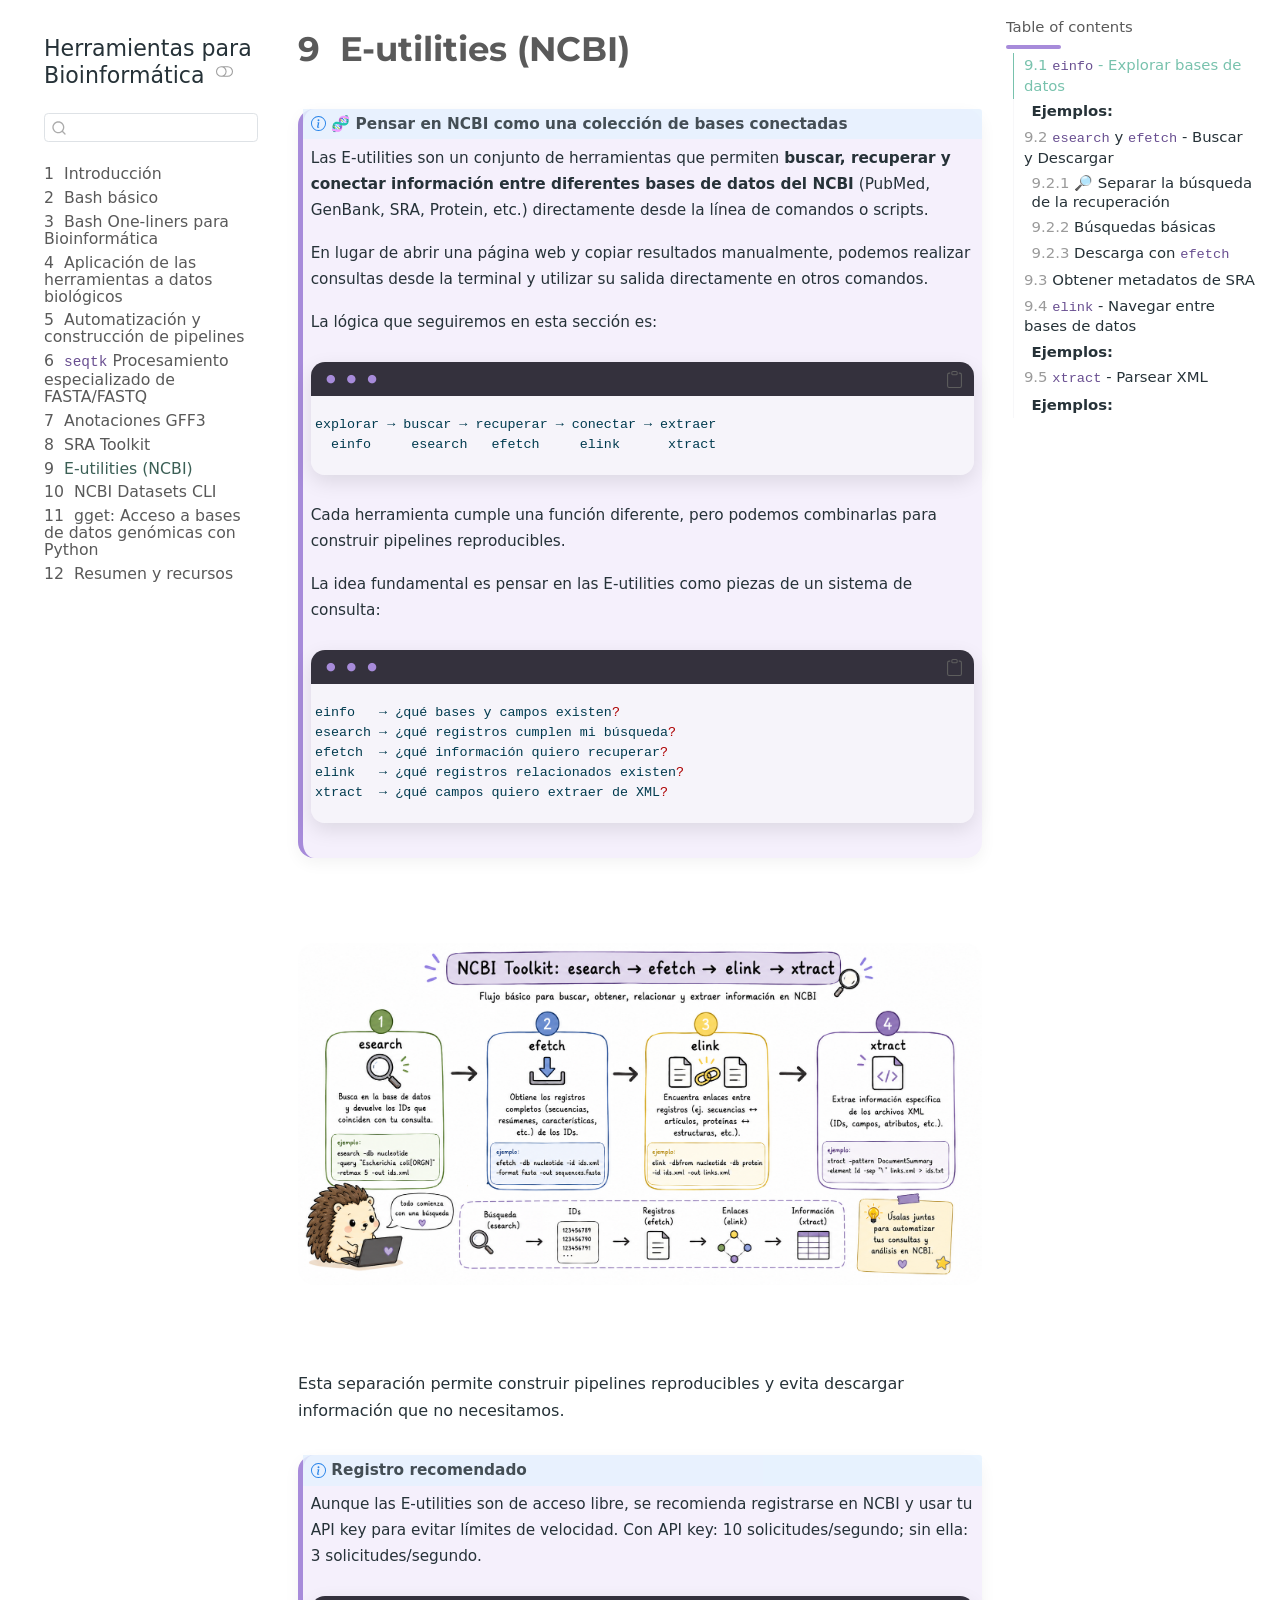
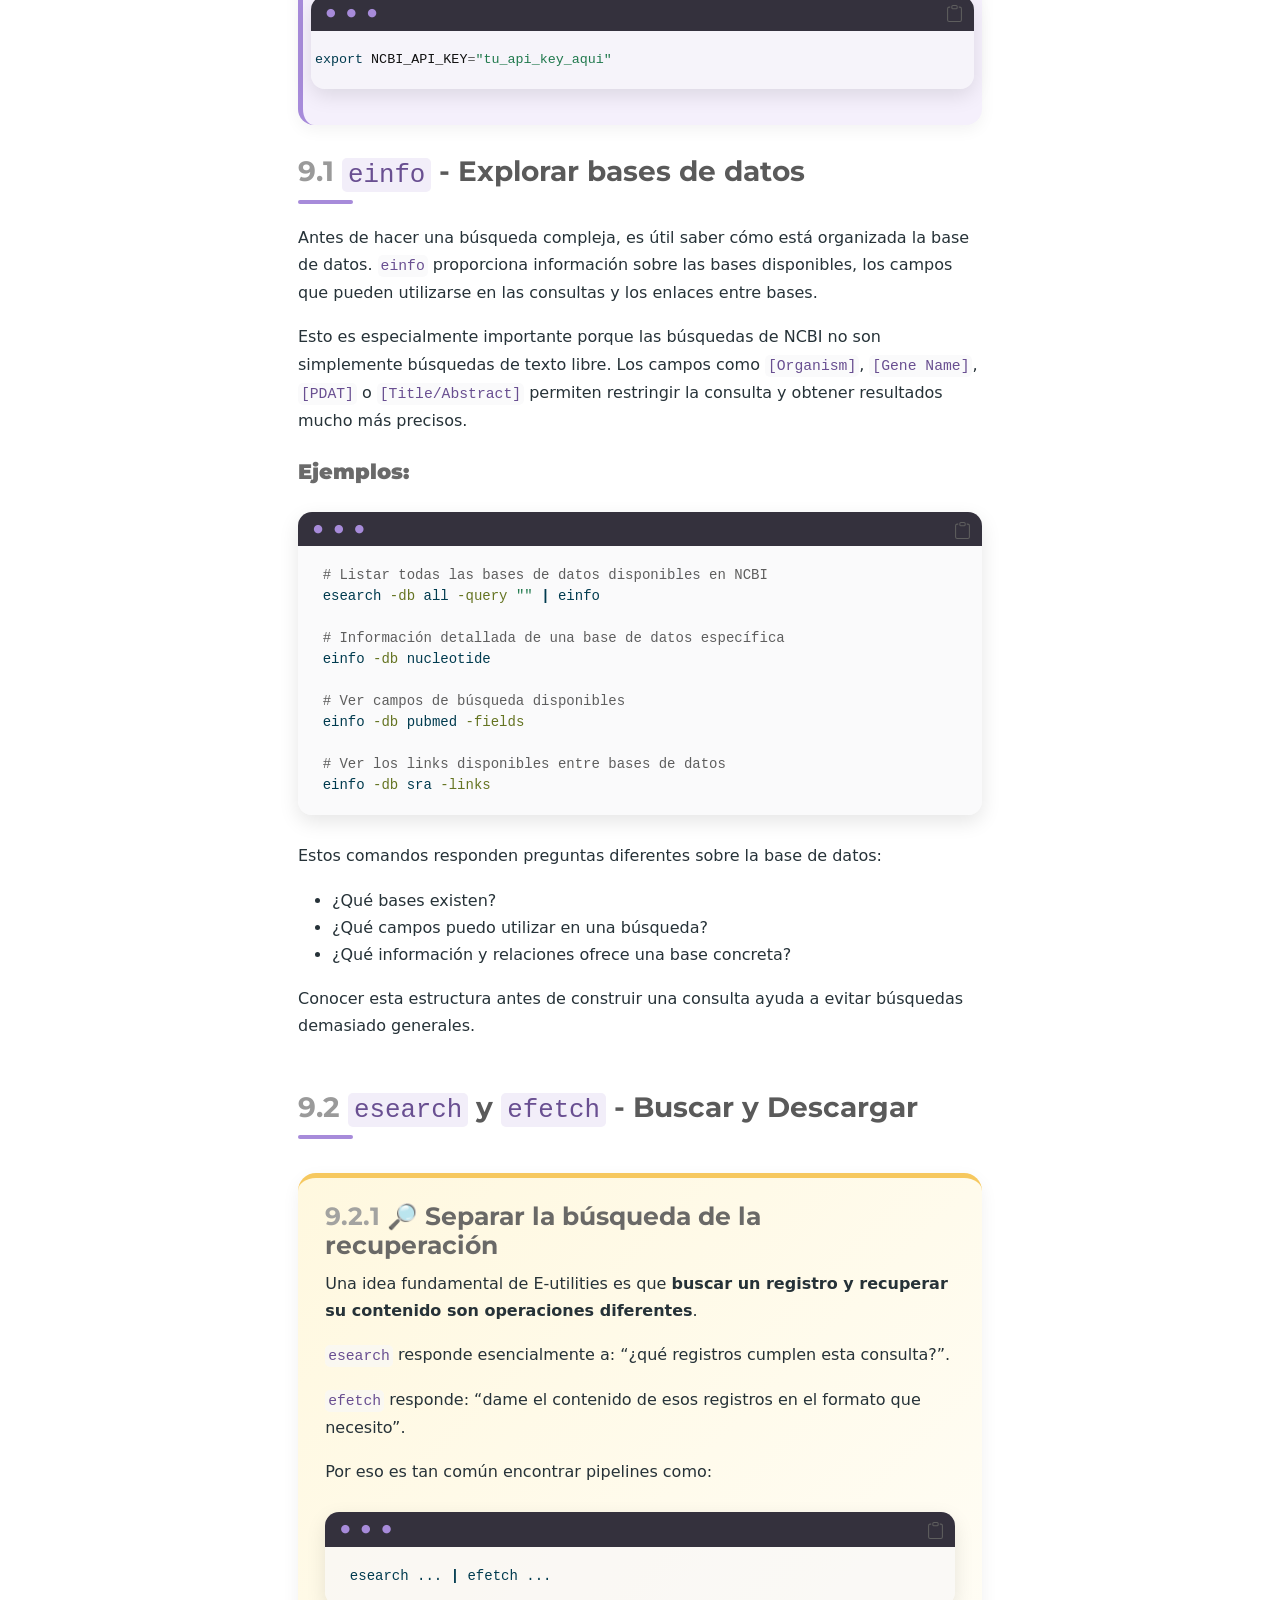
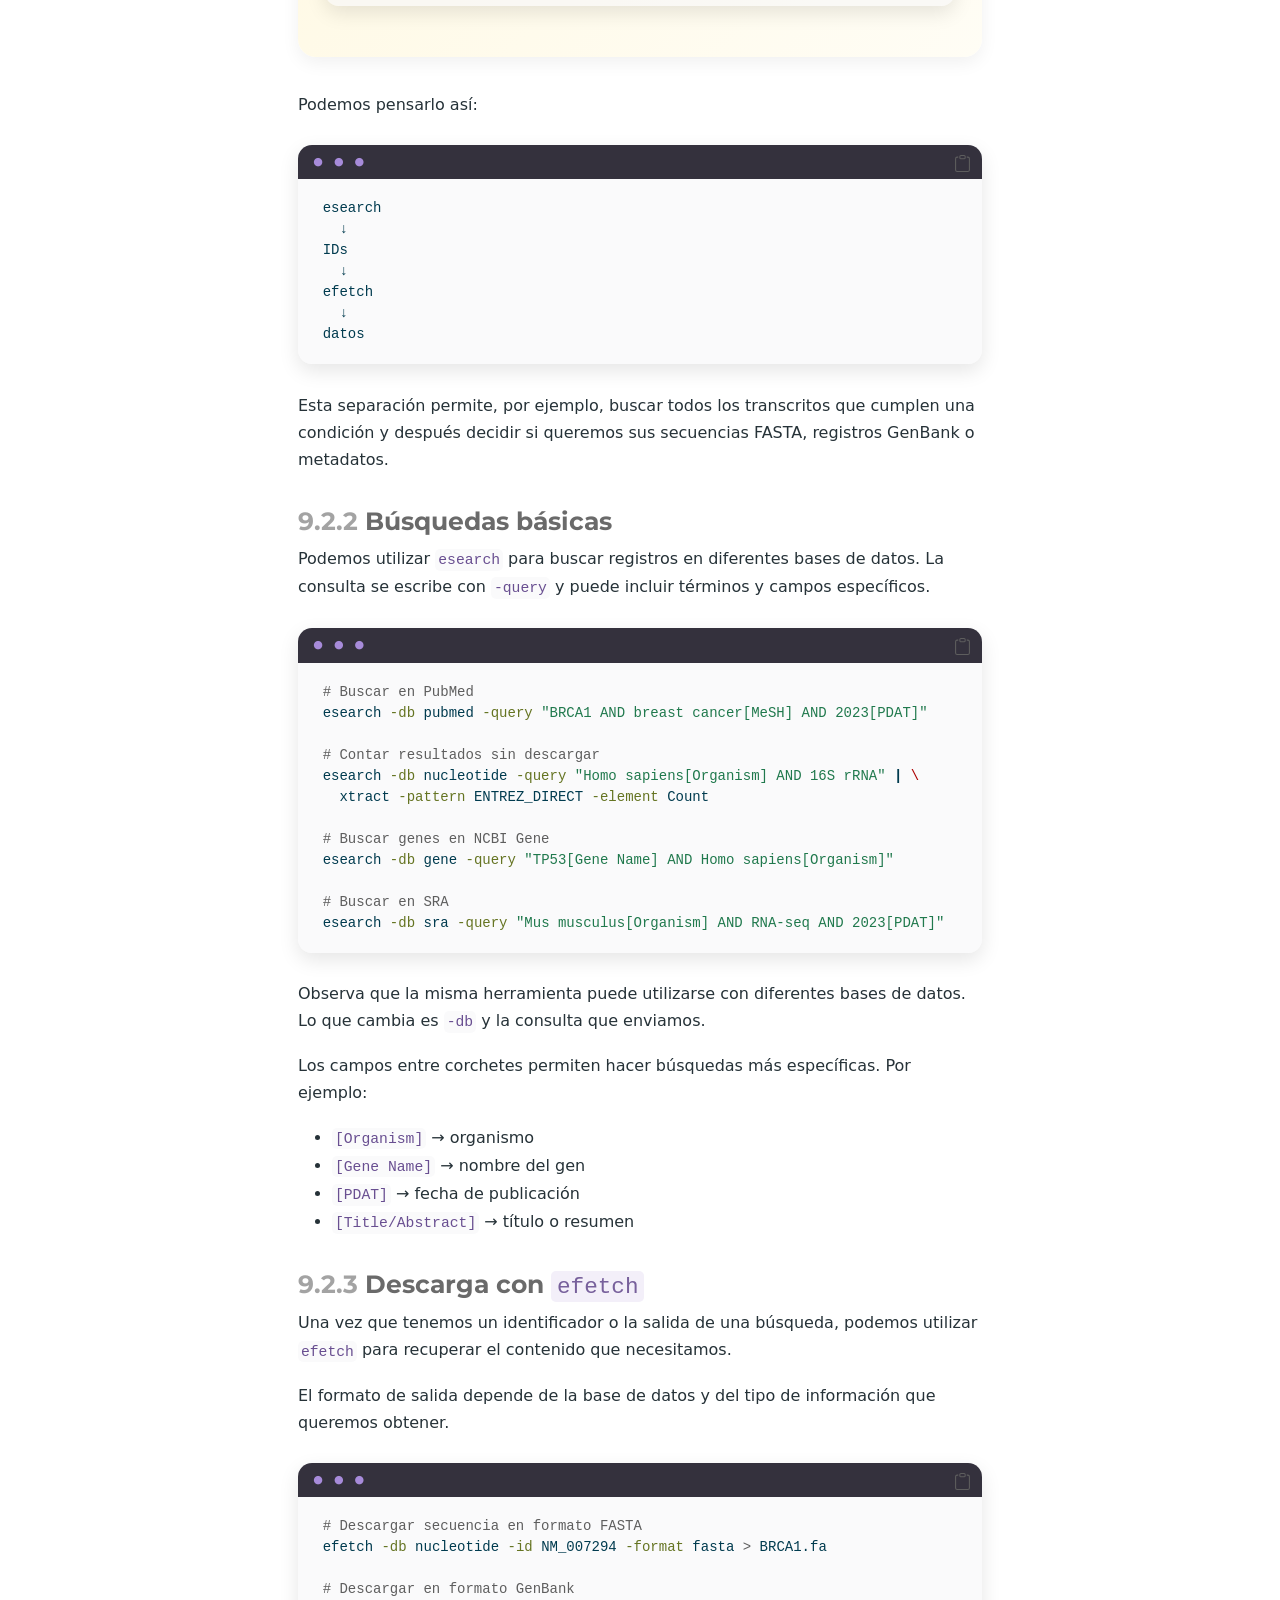
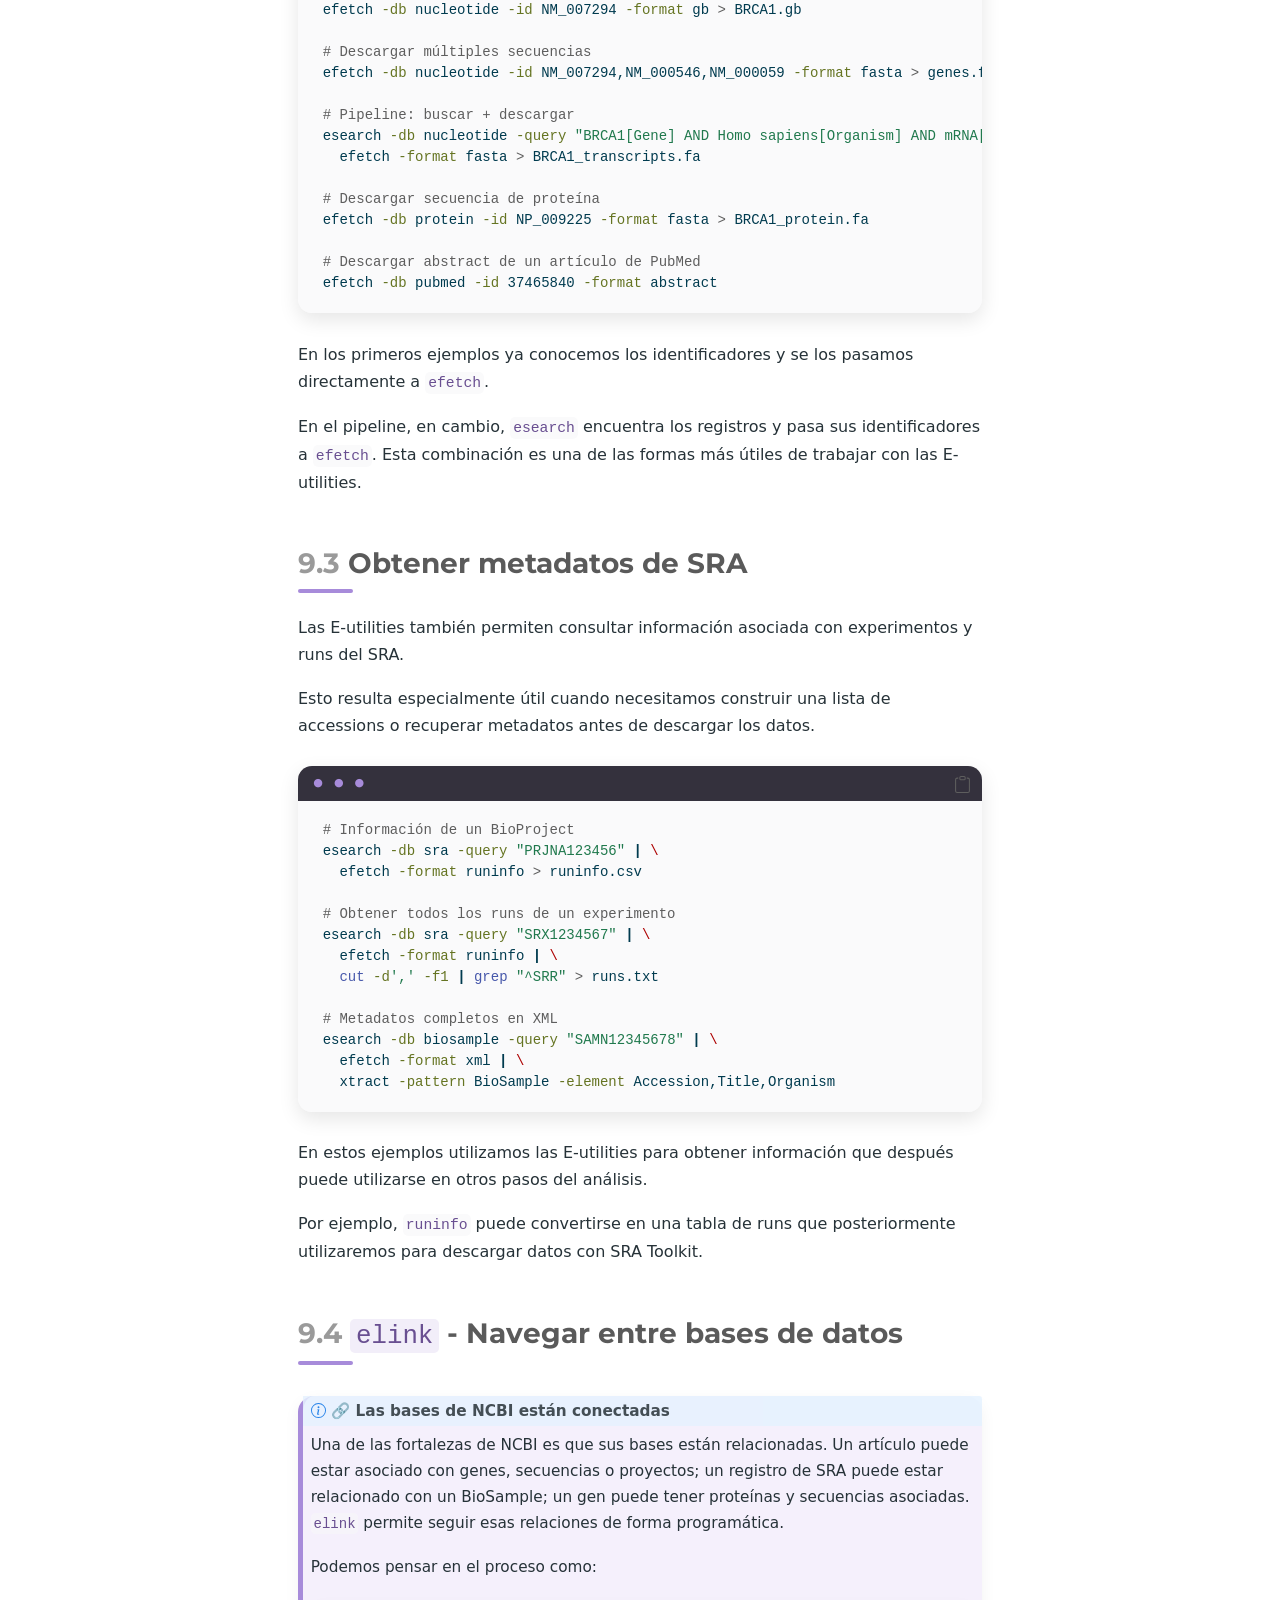
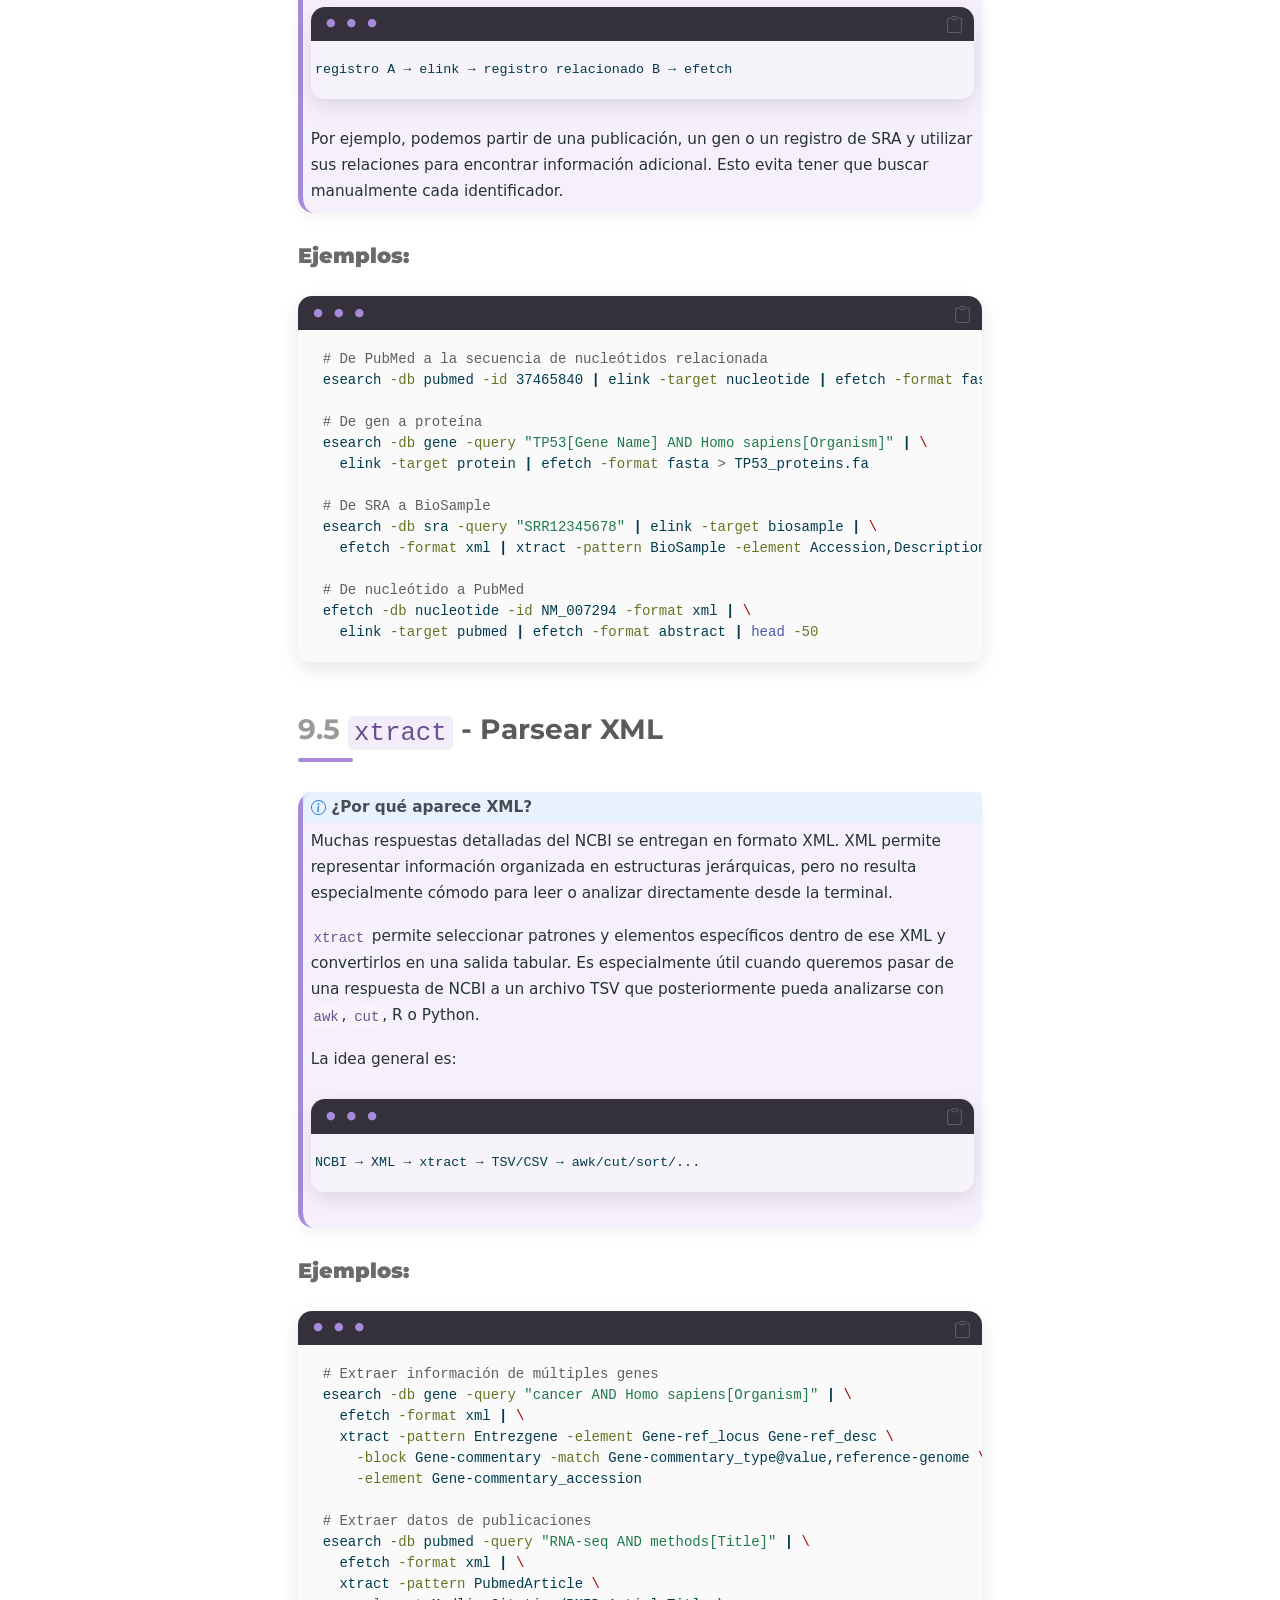
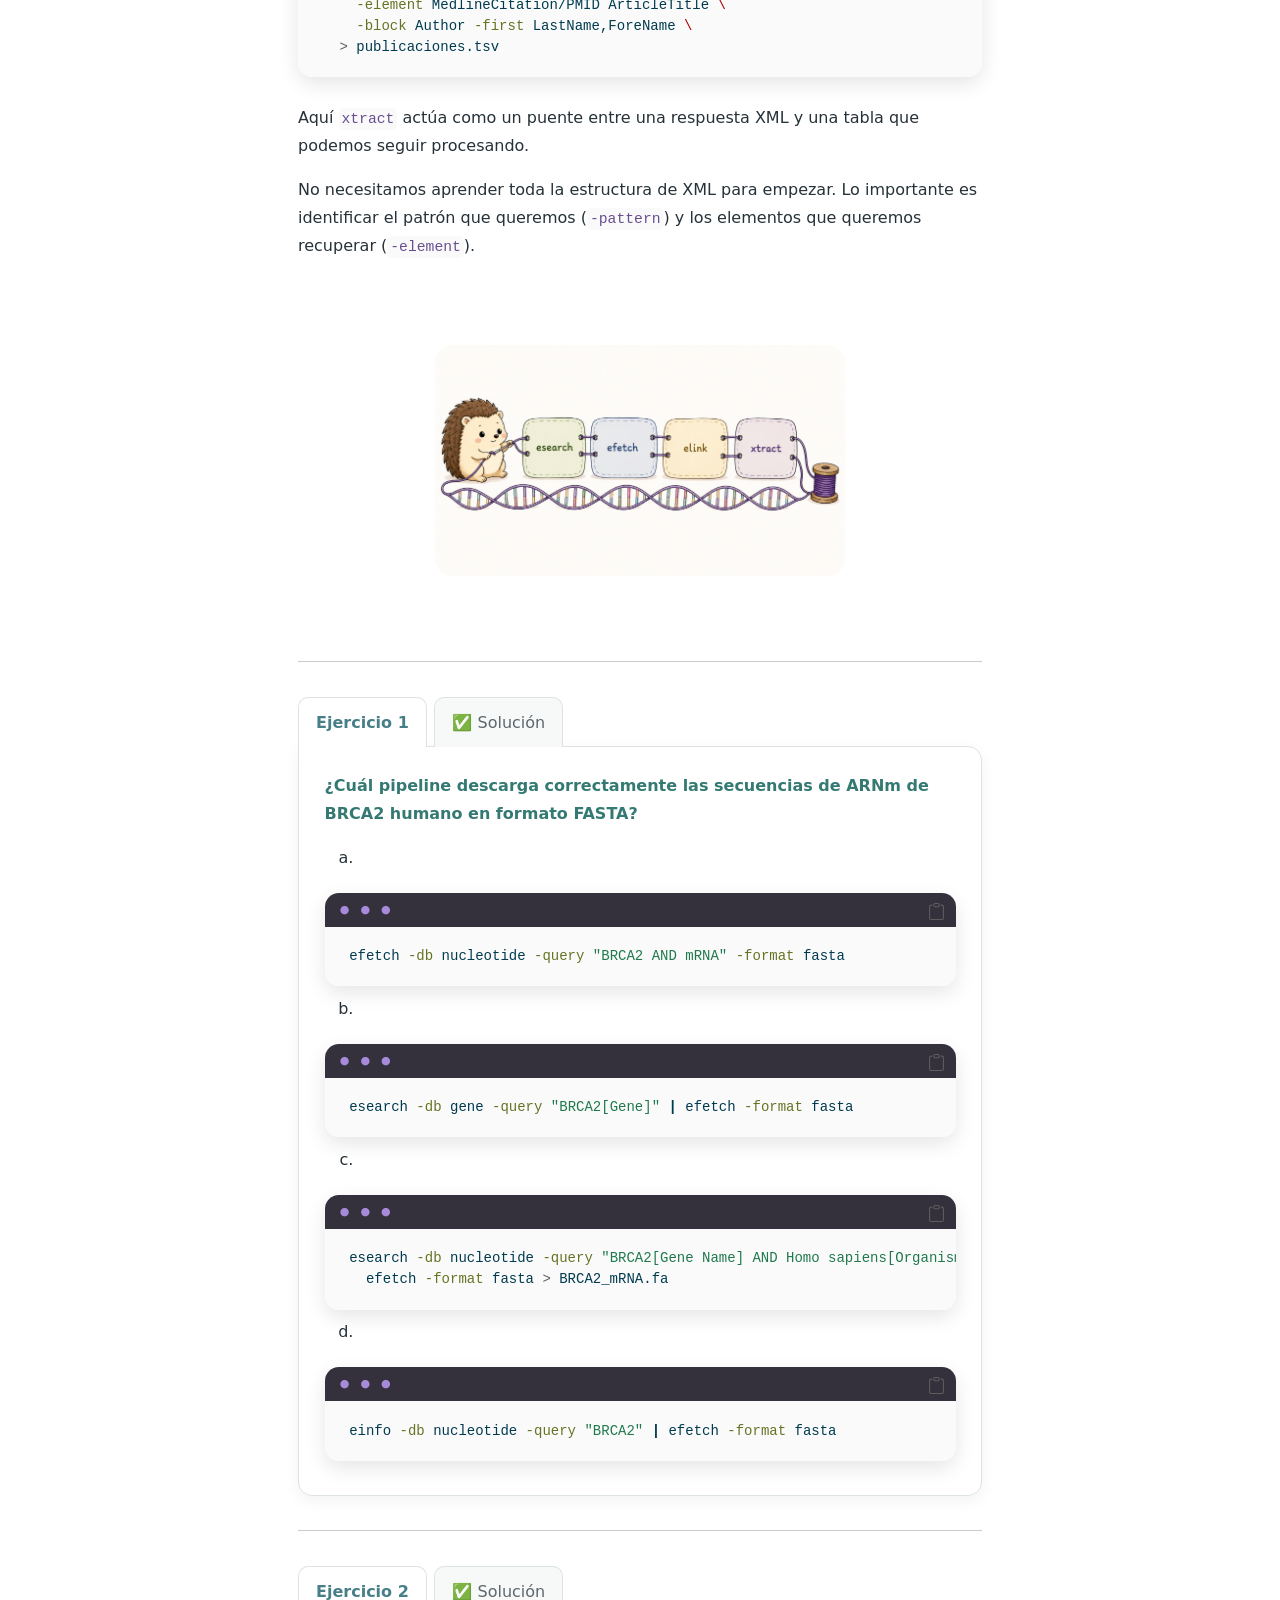
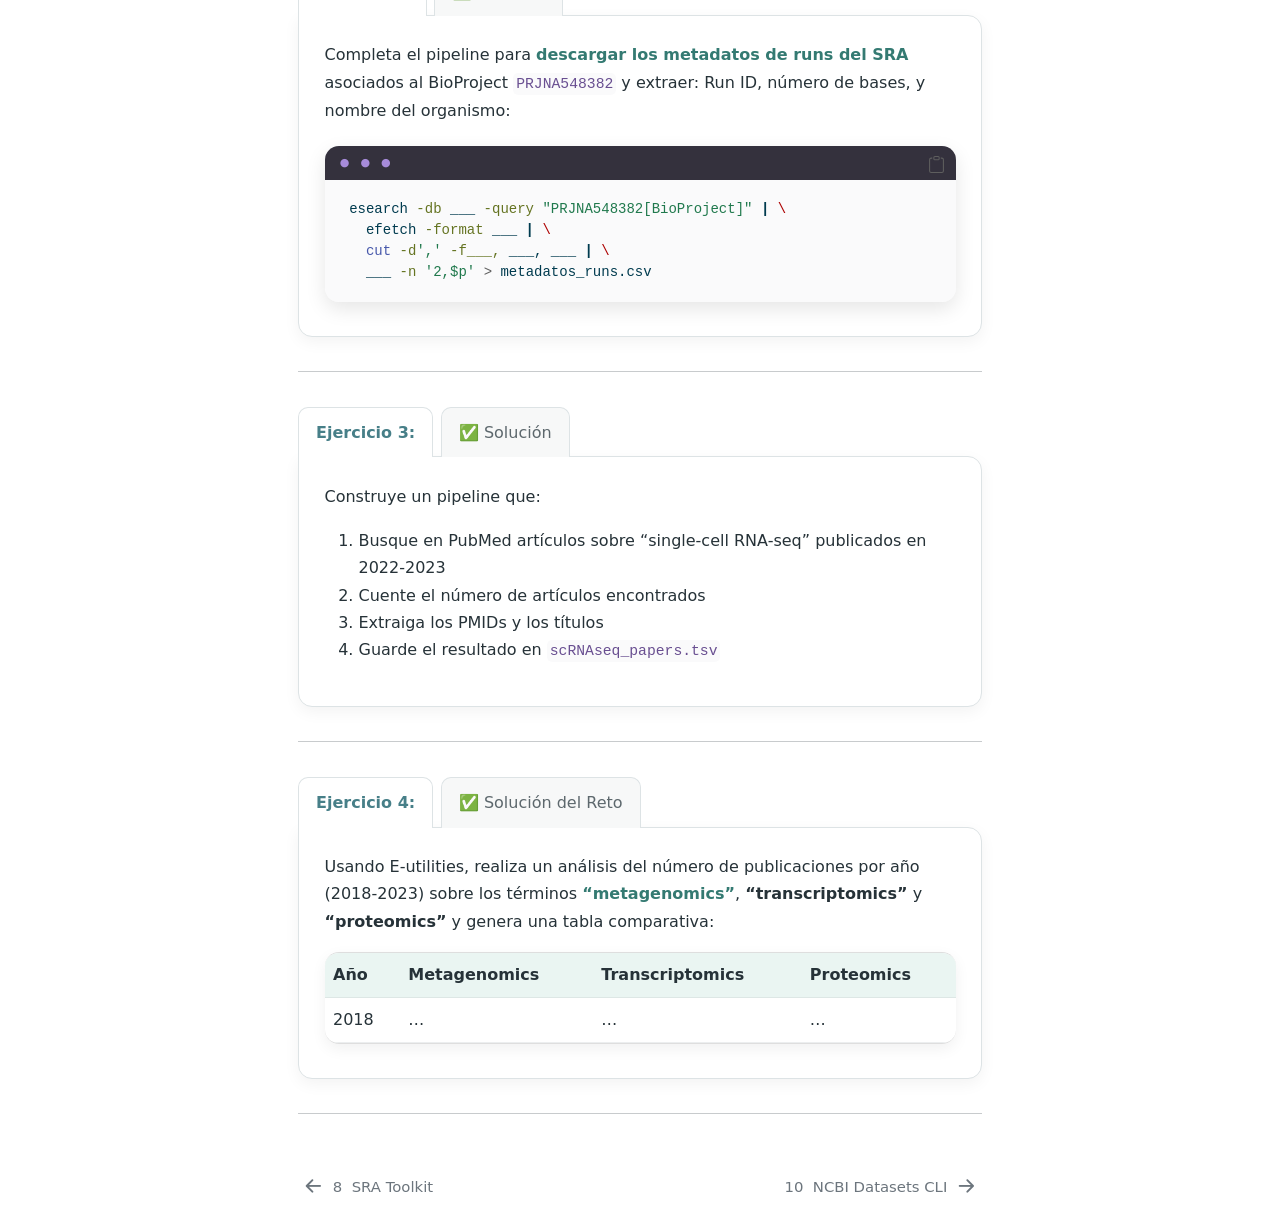
<file: docs/e_utilities.html>
<!DOCTYPE html>
<html xmlns="http://www.w3.org/1999/xhtml" lang="en" xml:lang="en"><head>

<meta charset="utf-8">
<meta name="generator" content="quarto-1.9.38">

<meta name="viewport" content="width=device-width, initial-scale=1.0, user-scalable=yes">


<title>9&nbsp; E-utilities (NCBI) – Herramientas para Bioinformática</title>
<style>
/* Default styles provided by pandoc.
** See https://pandoc.org/MANUAL.html#variables-for-html for config info.
*/
code{white-space: pre-wrap;}
span.smallcaps{font-variant: small-caps;}
div.columns{display: flex; gap: min(4vw, 1.5em);}
div.column{flex: auto; overflow-x: auto;}
div.hanging-indent{margin-left: 1.5em; text-indent: -1.5em;}
ul.task-list{list-style: none;}
ul.task-list li input[type="checkbox"] {
  width: 0.8em;
  margin: 0 0.8em 0.2em -1em; /* quarto-specific, see https://github.com/quarto-dev/quarto-cli/issues/4556 */ 
  vertical-align: middle;
}
/* CSS for syntax highlighting */
html { -webkit-text-size-adjust: 100%; }
pre > code.sourceCode { white-space: pre; position: relative; }
pre > code.sourceCode > span { display: inline-block; line-height: 1.25; }
pre > code.sourceCode > span:empty { height: 1.2em; }
.sourceCode { overflow: visible; }
code.sourceCode > span { color: inherit; text-decoration: inherit; }
div.sourceCode { margin: 1em 0; }
pre.sourceCode { margin: 0; }
@media screen {
div.sourceCode { overflow: auto; }
}
@media print {
pre > code.sourceCode { white-space: pre-wrap; }
pre > code.sourceCode > span { text-indent: -5em; padding-left: 5em; }
}
pre.numberSource code
  { counter-reset: source-line 0; }
pre.numberSource code > span
  { position: relative; left: -4em; counter-increment: source-line; }
pre.numberSource code > span > a:first-child::before
  { content: counter(source-line);
    position: relative; left: -1em; text-align: right; vertical-align: baseline;
    border: none; display: inline-block;
    -webkit-touch-callout: none; -webkit-user-select: none;
    -khtml-user-select: none; -moz-user-select: none;
    -ms-user-select: none; user-select: none;
    padding: 0 4px; width: 4em;
  }
pre.numberSource { margin-left: 3em;  padding-left: 4px; }
div.sourceCode
  {   }
@media screen {
pre > code.sourceCode > span > a:first-child::before { text-decoration: underline; }
}
</style>


<script src="site_libs/quarto-nav/quarto-nav.js"></script>
<script src="site_libs/quarto-nav/headroom.min.js"></script>
<script src="site_libs/clipboard/clipboard.min.js"></script>
<script src="site_libs/quarto-search/autocomplete.umd.js"></script>
<script src="site_libs/quarto-search/fuse.min.js"></script>
<script src="site_libs/quarto-search/quarto-search.js"></script>
<meta name="quarto:offset" content="./">
<link href="./NCBI_dataset.html" rel="next">
<link href="./SRA_toolkit.html" rel="prev">
<script src="site_libs/quarto-html/quarto.js" type="module"></script>
<script src="site_libs/quarto-html/tabsets/tabsets.js" type="module"></script>
<script src="site_libs/quarto-html/popper.min.js"></script>
<script src="site_libs/quarto-html/tippy.umd.min.js"></script>
<script src="site_libs/quarto-html/anchor.min.js"></script>
<link href="site_libs/quarto-html/tippy.css" rel="stylesheet">
<link href="site_libs/quarto-html/quarto-syntax-highlighting-15634bcf2e68342d4ad2dfa704d543f6.css" rel="stylesheet" class="quarto-color-scheme" id="quarto-text-highlighting-styles">
<link href="site_libs/quarto-html/quarto-syntax-highlighting-dark-0a6b7249c26820e032cb0bd839ff02b1.css" rel="stylesheet" class="quarto-color-scheme quarto-color-alternate" id="quarto-text-highlighting-styles">
<link href="site_libs/quarto-html/quarto-syntax-highlighting-15634bcf2e68342d4ad2dfa704d543f6.css" rel="stylesheet" class="quarto-color-scheme-extra" id="quarto-text-highlighting-styles">
<script src="site_libs/bootstrap/bootstrap.min.js"></script>
<link href="site_libs/bootstrap/bootstrap-icons.css" rel="stylesheet">
<link href="site_libs/bootstrap/bootstrap-dd48739e482d666719efe25489baaec7.min.css" rel="stylesheet" append-hash="true" class="quarto-color-scheme" id="quarto-bootstrap" data-mode="light">
<link href="site_libs/bootstrap/bootstrap-dark-c5491cb7295b3d79f070a3ccf938a403.min.css" rel="stylesheet" append-hash="true" class="quarto-color-scheme quarto-color-alternate" id="quarto-bootstrap" data-mode="dark">
<link href="site_libs/bootstrap/bootstrap-dd48739e482d666719efe25489baaec7.min.css" rel="stylesheet" append-hash="true" class="quarto-color-scheme-extra" id="quarto-bootstrap" data-mode="light">
<script id="quarto-search-options" type="application/json">{
  "location": "sidebar",
  "copy-button": false,
  "collapse-after": 3,
  "panel-placement": "start",
  "type": "textbox",
  "limit": 50,
  "keyboard-shortcut": [
    "f",
    "/",
    "s"
  ],
  "show-item-context": false,
  "language": {
    "search-no-results-text": "No results",
    "search-matching-documents-text": "matching documents",
    "search-copy-link-title": "Copy link to search",
    "search-hide-matches-text": "Hide additional matches",
    "search-more-match-text": "more match in this document",
    "search-more-matches-text": "more matches in this document",
    "search-clear-button-title": "Clear",
    "search-text-placeholder": "",
    "search-detached-cancel-button-title": "Cancel",
    "search-submit-button-title": "Submit",
    "search-label": "Search"
  }
}</script>
<style>html{ scroll-behavior: smooth; }</style>


<link rel="stylesheet" href="styles.css">
</head>

<body class="nav-sidebar floating quarto-light"><script id="quarto-html-before-body" type="application/javascript">
    const toggleBodyColorMode = (bsSheetEl) => {
      const mode = bsSheetEl.getAttribute("data-mode");
      const bodyEl = window.document.querySelector("body");
      if (mode === "dark") {
        bodyEl.classList.add("quarto-dark");
        bodyEl.classList.remove("quarto-light");
      } else {
        bodyEl.classList.add("quarto-light");
        bodyEl.classList.remove("quarto-dark");
      }
    }
    const toggleBodyColorPrimary = () => {
      const bsSheetEl = window.document.querySelector("link#quarto-bootstrap:not([rel=disabled-stylesheet])");
      if (bsSheetEl) {
        toggleBodyColorMode(bsSheetEl);
      }
    }
    const setColorSchemeToggle = (alternate) => {
      const toggles = window.document.querySelectorAll('.quarto-color-scheme-toggle');
      for (let i=0; i < toggles.length; i++) {
        const toggle = toggles[i];
        if (toggle) {
          if (alternate) {
            toggle.classList.add("alternate");
          } else {
            toggle.classList.remove("alternate");
          }
        }
      }
    };
    const toggleColorMode = (alternate) => {
      // Switch the stylesheets
      const primaryStylesheets = window.document.querySelectorAll('link.quarto-color-scheme:not(.quarto-color-alternate)');
      const alternateStylesheets = window.document.querySelectorAll('link.quarto-color-scheme.quarto-color-alternate');
      manageTransitions('#quarto-margin-sidebar .nav-link', false);
      if (alternate) {
        // note: dark is layered on light, we don't disable primary!
        enableStylesheet(alternateStylesheets);
        for (const sheetNode of alternateStylesheets) {
          if (sheetNode.id === "quarto-bootstrap") {
            toggleBodyColorMode(sheetNode);
          }
        }
      } else {
        disableStylesheet(alternateStylesheets);
        enableStylesheet(primaryStylesheets)
        toggleBodyColorPrimary();
      }
      manageTransitions('#quarto-margin-sidebar .nav-link', true);
      // Switch the toggles
      setColorSchemeToggle(alternate)
      // Hack to workaround the fact that safari doesn't
      // properly recolor the scrollbar when toggling (#1455)
      if (navigator.userAgent.indexOf('Safari') > 0 && navigator.userAgent.indexOf('Chrome') == -1) {
        manageTransitions("body", false);
        window.scrollTo(0, 1);
        setTimeout(() => {
          window.scrollTo(0, 0);
          manageTransitions("body", true);
        }, 40);
      }
    }
    const disableStylesheet = (stylesheets) => {
      for (let i=0; i < stylesheets.length; i++) {
        const stylesheet = stylesheets[i];
        stylesheet.rel = 'disabled-stylesheet';
      }
    }
    const enableStylesheet = (stylesheets) => {
      for (let i=0; i < stylesheets.length; i++) {
        const stylesheet = stylesheets[i];
        if(stylesheet.rel !== 'stylesheet') { // for Chrome, which will still FOUC without this check
          stylesheet.rel = 'stylesheet';
        }
      }
    }
    const manageTransitions = (selector, allowTransitions) => {
      const els = window.document.querySelectorAll(selector);
      for (let i=0; i < els.length; i++) {
        const el = els[i];
        if (allowTransitions) {
          el.classList.remove('notransition');
        } else {
          el.classList.add('notransition');
        }
      }
    }
    const isFileUrl = () => {
      return window.location.protocol === 'file:';
    }
    const hasAlternateSentinel = () => {
      let styleSentinel = getColorSchemeSentinel();
      if (styleSentinel !== null) {
        return styleSentinel === "alternate";
      } else {
        return false;
      }
    }
    const setStyleSentinel = (alternate) => {
      const value = alternate ? "alternate" : "default";
      if (!isFileUrl()) {
        window.localStorage.setItem("quarto-color-scheme", value);
      } else {
        localAlternateSentinel = value;
      }
    }
    const getColorSchemeSentinel = () => {
      if (!isFileUrl()) {
        const storageValue = window.localStorage.getItem("quarto-color-scheme");
        return storageValue != null ? storageValue : localAlternateSentinel;
      } else {
        return localAlternateSentinel;
      }
    }
    const toggleGiscusIfUsed = (isAlternate, darkModeDefault) => {
      const baseTheme = document.querySelector('#giscus-base-theme')?.value ?? 'light';
      const alternateTheme = document.querySelector('#giscus-alt-theme')?.value ?? 'dark';
      let newTheme = '';
      if(authorPrefersDark) {
        newTheme = isAlternate ? baseTheme : alternateTheme;
      } else {
        newTheme = isAlternate ? alternateTheme : baseTheme;
      }
      const changeGiscusTheme = () => {
        // From: https://github.com/giscus/giscus/issues/336
        const sendMessage = (message) => {
          const iframe = document.querySelector('iframe.giscus-frame');
          if (!iframe) return;
          iframe.contentWindow.postMessage({ giscus: message }, 'https://giscus.app');
        }
        sendMessage({
          setConfig: {
            theme: newTheme
          }
        });
      }
      const isGiscussLoaded = window.document.querySelector('iframe.giscus-frame') !== null;
      if (isGiscussLoaded) {
        changeGiscusTheme();
      }
    };
    const authorPrefersDark = false;
    const darkModeDefault = authorPrefersDark;
      document.querySelector('link#quarto-text-highlighting-styles.quarto-color-scheme-extra').rel = 'disabled-stylesheet';
      document.querySelector('link#quarto-bootstrap.quarto-color-scheme-extra').rel = 'disabled-stylesheet';
    let localAlternateSentinel = darkModeDefault ? 'alternate' : 'default';
    // Dark / light mode switch
    window.quartoToggleColorScheme = () => {
      // Read the current dark / light value
      let toAlternate = !hasAlternateSentinel();
      toggleColorMode(toAlternate);
      setStyleSentinel(toAlternate);
      toggleGiscusIfUsed(toAlternate, darkModeDefault);
      window.dispatchEvent(new Event('resize'));
    };
    // Switch to dark mode if need be
    if (hasAlternateSentinel()) {
      toggleColorMode(true);
    } else {
      toggleColorMode(false);
    }
  </script>

<div id="quarto-search-results"></div>
  <header id="quarto-header" class="headroom fixed-top">
  <nav class="quarto-secondary-nav">
    <div class="container-fluid d-flex">
      <button type="button" class="quarto-btn-toggle btn" data-bs-toggle="collapse" role="button" data-bs-target=".quarto-sidebar-collapse-item" aria-controls="quarto-sidebar" aria-expanded="false" aria-label="Toggle sidebar navigation" onclick="if (window.quartoToggleHeadroom) { window.quartoToggleHeadroom(); }">
        <i class="bi bi-layout-text-sidebar-reverse"></i>
      </button>
        <nav class="quarto-page-breadcrumbs" aria-label="breadcrumb"><ol class="breadcrumb"><li class="breadcrumb-item"><a href="./e_utilities.html"><span class="chapter-number">9</span>&nbsp; <span class="chapter-title">E-utilities (NCBI)</span></a></li></ol></nav>
        <a class="flex-grow-1" role="navigation" data-bs-toggle="collapse" data-bs-target=".quarto-sidebar-collapse-item" aria-controls="quarto-sidebar" aria-expanded="false" aria-label="Toggle sidebar navigation" onclick="if (window.quartoToggleHeadroom) { window.quartoToggleHeadroom(); }">      
        </a>
      <button type="button" class="btn quarto-search-button" aria-label="Search" onclick="window.quartoOpenSearch();">
        <i class="bi bi-search"></i>
      </button>
    </div>
  </nav>
</header>
<!-- content -->
<div id="quarto-content" class="quarto-container page-columns page-rows-contents page-layout-article">
<!-- sidebar -->
  <nav id="quarto-sidebar" class="sidebar collapse collapse-horizontal quarto-sidebar-collapse-item sidebar-navigation floating overflow-auto">
    <div class="pt-lg-2 mt-2 text-left sidebar-header">
    <div class="sidebar-title mb-0 py-0">
      <a href="./">Herramientas para Bioinformática</a> 
        <div class="sidebar-tools-main">
  <a href="" class="quarto-color-scheme-toggle quarto-navigation-tool  px-1" onclick="window.quartoToggleColorScheme(); return false;" title="Toggle dark mode"><i class="bi"></i></a>
</div>
    </div>
      </div>
        <div class="mt-2 flex-shrink-0 align-items-center">
        <div class="sidebar-search">
        <div id="quarto-search" class="" title="Search"></div>
        </div>
        </div>
    <div class="sidebar-menu-container"> 
    <ul class="list-unstyled mt-1">
        <li class="sidebar-item">
  <div class="sidebar-item-container"> 
  <a href="./index.html" class="sidebar-item-text sidebar-link">
 <span class="menu-text"><span class="chapter-number">1</span>&nbsp; <span class="chapter-title">Introducción</span></span></a>
  </div>
</li>
        <li class="sidebar-item">
  <div class="sidebar-item-container"> 
  <a href="./bash_basics.html" class="sidebar-item-text sidebar-link">
 <span class="menu-text"><span class="chapter-number">2</span>&nbsp; <span class="chapter-title">Bash básico</span></span></a>
  </div>
</li>
        <li class="sidebar-item">
  <div class="sidebar-item-container"> 
  <a href="./bash_one_liners.html" class="sidebar-item-text sidebar-link">
 <span class="menu-text"><span class="chapter-number">3</span>&nbsp; <span class="chapter-title">Bash One-liners para Bioinformática</span></span></a>
  </div>
</li>
        <li class="sidebar-item">
  <div class="sidebar-item-container"> 
  <a href="./one_liners_and_bioinformatics.html" class="sidebar-item-text sidebar-link">
 <span class="menu-text"><span class="chapter-number">4</span>&nbsp; <span class="chapter-title">Aplicación de las herramientas a datos biológicos</span></span></a>
  </div>
</li>
        <li class="sidebar-item">
  <div class="sidebar-item-container"> 
  <a href="./automatization.html" class="sidebar-item-text sidebar-link">
 <span class="menu-text"><span class="chapter-number">5</span>&nbsp; <span class="chapter-title">Automatización y construcción de pipelines</span></span></a>
  </div>
</li>
        <li class="sidebar-item">
  <div class="sidebar-item-container"> 
  <a href="./seqtk.html" class="sidebar-item-text sidebar-link">
 <span class="menu-text"><span class="chapter-number">6</span>&nbsp; <span class="chapter-title"><code>seqtk</code> Procesamiento especializado de FASTA/FASTQ</span></span></a>
  </div>
</li>
        <li class="sidebar-item">
  <div class="sidebar-item-container"> 
  <a href="./gff3.html" class="sidebar-item-text sidebar-link">
 <span class="menu-text"><span class="chapter-number">7</span>&nbsp; <span class="chapter-title">Anotaciones GFF3</span></span></a>
  </div>
</li>
        <li class="sidebar-item">
  <div class="sidebar-item-container"> 
  <a href="./SRA_toolkit.html" class="sidebar-item-text sidebar-link">
 <span class="menu-text"><span class="chapter-number">8</span>&nbsp; <span class="chapter-title">SRA Toolkit</span></span></a>
  </div>
</li>
        <li class="sidebar-item">
  <div class="sidebar-item-container"> 
  <a href="./e_utilities.html" class="sidebar-item-text sidebar-link active">
 <span class="menu-text"><span class="chapter-number">9</span>&nbsp; <span class="chapter-title">E-utilities (NCBI)</span></span></a>
  </div>
</li>
        <li class="sidebar-item">
  <div class="sidebar-item-container"> 
  <a href="./NCBI_dataset.html" class="sidebar-item-text sidebar-link">
 <span class="menu-text"><span class="chapter-number">10</span>&nbsp; <span class="chapter-title">NCBI Datasets CLI</span></span></a>
  </div>
</li>
        <li class="sidebar-item">
  <div class="sidebar-item-container"> 
  <a href="./gget.html" class="sidebar-item-text sidebar-link">
 <span class="menu-text"><span class="chapter-number">11</span>&nbsp; <span class="chapter-title">gget: Acceso a bases de datos genómicas con Python</span></span></a>
  </div>
</li>
        <li class="sidebar-item">
  <div class="sidebar-item-container"> 
  <a href="./sources.html" class="sidebar-item-text sidebar-link">
 <span class="menu-text"><span class="chapter-number">12</span>&nbsp; <span class="chapter-title">Resumen y recursos</span></span></a>
  </div>
</li>
    </ul>
    </div>
</nav>
<div id="quarto-sidebar-glass" class="quarto-sidebar-collapse-item" data-bs-toggle="collapse" data-bs-target=".quarto-sidebar-collapse-item"></div>
<!-- margin-sidebar -->
    <div id="quarto-margin-sidebar" class="sidebar margin-sidebar">
        <nav id="TOC" role="doc-toc" class="toc-active">
    <h2 id="toc-title">Table of contents</h2>
   
  <ul>
  <li><a href="#einfo---explorar-bases-de-datos" id="toc-einfo---explorar-bases-de-datos" class="nav-link active" data-scroll-target="#einfo---explorar-bases-de-datos"><span class="header-section-number">9.1</span> <code>einfo</code> - Explorar bases de datos</a>
  <ul>
  <li><a href="#ejemplos" id="toc-ejemplos" class="nav-link" data-scroll-target="#ejemplos"><strong>Ejemplos:</strong></a></li>
  </ul></li>
  <li><a href="#esearch-y-efetch---buscar-y-descargar" id="toc-esearch-y-efetch---buscar-y-descargar" class="nav-link" data-scroll-target="#esearch-y-efetch---buscar-y-descargar"><span class="header-section-number">9.2</span> <code>esearch</code> y <code>efetch</code> - Buscar y Descargar</a>
  <ul>
  <li><a href="#separar-la-búsqueda-de-la-recuperación" id="toc-separar-la-búsqueda-de-la-recuperación" class="nav-link" data-scroll-target="#separar-la-búsqueda-de-la-recuperación"><span class="header-section-number">9.2.1</span> 🔎 Separar la búsqueda de la recuperación</a></li>
  <li><a href="#búsquedas-básicas" id="toc-búsquedas-básicas" class="nav-link" data-scroll-target="#búsquedas-básicas"><span class="header-section-number">9.2.2</span> Búsquedas básicas</a></li>
  <li><a href="#descarga-con-efetch" id="toc-descarga-con-efetch" class="nav-link" data-scroll-target="#descarga-con-efetch"><span class="header-section-number">9.2.3</span> Descarga con <code>efetch</code></a></li>
  </ul></li>
  <li><a href="#obtener-metadatos-de-sra" id="toc-obtener-metadatos-de-sra" class="nav-link" data-scroll-target="#obtener-metadatos-de-sra"><span class="header-section-number">9.3</span> Obtener metadatos de SRA</a></li>
  <li><a href="#elink---navegar-entre-bases-de-datos" id="toc-elink---navegar-entre-bases-de-datos" class="nav-link" data-scroll-target="#elink---navegar-entre-bases-de-datos"><span class="header-section-number">9.4</span> <code>elink</code> - Navegar entre bases de datos</a>
  <ul>
  <li><a href="#ejemplos-1" id="toc-ejemplos-1" class="nav-link" data-scroll-target="#ejemplos-1"><strong>Ejemplos:</strong></a></li>
  </ul></li>
  <li><a href="#xtract---parsear-xml" id="toc-xtract---parsear-xml" class="nav-link" data-scroll-target="#xtract---parsear-xml"><span class="header-section-number">9.5</span> <code>xtract</code> - Parsear XML</a>
  <ul>
  <li><a href="#ejemplos-2" id="toc-ejemplos-2" class="nav-link" data-scroll-target="#ejemplos-2"><strong>Ejemplos:</strong></a></li>
  </ul></li>
  </ul>
</nav>
    </div>
<!-- main -->
<main class="content" id="quarto-document-content">


<header id="title-block-header" class="quarto-title-block default">
<div class="quarto-title">
<h1 class="title"><span class="chapter-number">9</span>&nbsp; <span class="chapter-title">E-utilities (NCBI)</span></h1>
</div>



<div class="quarto-title-meta">

    
  
    
  </div>
  


</header>


<div class="callout callout-style-default callout-note callout-titled">
<div class="callout-header d-flex align-content-center">
<div class="callout-icon-container">
<i class="callout-icon"></i>
</div>
<div class="callout-title-container flex-fill">
<span class="screen-reader-only">Note</span>🧬 Pensar en NCBI como una colección de bases conectadas
</div>
</div>
<div class="callout-body-container callout-body">
<p>Las E-utilities son un conjunto de herramientas que permiten <strong>buscar, recuperar y conectar información entre diferentes bases de datos del NCBI</strong> (PubMed, GenBank, SRA, Protein, etc.) directamente desde la línea de comandos o scripts.</p>
<p>En lugar de abrir una página web y copiar resultados manualmente, podemos realizar consultas desde la terminal y utilizar su salida directamente en otros comandos.</p>
<p>La lógica que seguiremos en esta sección es:</p>
<div class="code-copy-outer-scaffold"><div class="sourceCode" id="cb1"><pre class="sourceCode bash code-with-copy"><code class="sourceCode bash"><span id="cb1-1"><a href="#cb1-1" aria-hidden="true" tabindex="-1"></a><span class="ex">explorar</span> → buscar → recuperar → conectar → extraer</span>
<span id="cb1-2"><a href="#cb1-2" aria-hidden="true" tabindex="-1"></a>  <span class="ex">einfo</span>     esearch   efetch     elink      xtract</span></code></pre></div><button title="Copy to Clipboard" class="code-copy-button"><i class="bi"></i></button></div>
<p>Cada herramienta cumple una función diferente, pero podemos combinarlas para construir pipelines reproducibles.</p>
<p>La idea fundamental es pensar en las E-utilities como piezas de un sistema de consulta:</p>
<div class="code-copy-outer-scaffold"><div class="sourceCode" id="cb2"><pre class="sourceCode bash code-with-copy"><code class="sourceCode bash"><span id="cb2-1"><a href="#cb2-1" aria-hidden="true" tabindex="-1"></a><span class="ex">einfo</span>   → ¿qué bases y campos existen<span class="pp">?</span></span>
<span id="cb2-2"><a href="#cb2-2" aria-hidden="true" tabindex="-1"></a><span class="ex">esearch</span> → ¿qué registros cumplen mi búsqueda<span class="pp">?</span></span>
<span id="cb2-3"><a href="#cb2-3" aria-hidden="true" tabindex="-1"></a><span class="ex">efetch</span>  → ¿qué información quiero recuperar<span class="pp">?</span></span>
<span id="cb2-4"><a href="#cb2-4" aria-hidden="true" tabindex="-1"></a><span class="ex">elink</span>   → ¿qué registros relacionados existen<span class="pp">?</span></span>
<span id="cb2-5"><a href="#cb2-5" aria-hidden="true" tabindex="-1"></a><span class="ex">xtract</span>  → ¿qué campos quiero extraer de XML<span class="pp">?</span></span></code></pre></div><button title="Copy to Clipboard" class="code-copy-button"><i class="bi"></i></button></div>
</div>
</div>
<div class="quarto-figure quarto-figure-center">
<figure class="figure">
<p><img src="figures/NCBI_toolkit.png" class="img-fluid quarto-figure quarto-figure-center figure-img" style="width:120.0%"></p>
</figure>
</div>
<p>Esta separación permite construir pipelines reproducibles y evita descargar información que no necesitamos.</p>
<div class="callout callout-style-default callout-note callout-titled">
<div class="callout-header d-flex align-content-center">
<div class="callout-icon-container">
<i class="callout-icon"></i>
</div>
<div class="callout-title-container flex-fill">
<span class="screen-reader-only">Note</span>Registro recomendado
</div>
</div>
<div class="callout-body-container callout-body">
<p>Aunque las E-utilities son de acceso libre, se recomienda registrarse en NCBI y usar tu API key para evitar límites de velocidad. Con API key: 10 solicitudes/segundo; sin ella: 3 solicitudes/segundo.</p>
<div class="code-copy-outer-scaffold"><div class="sourceCode" id="cb3"><pre class="sourceCode bash code-with-copy"><code class="sourceCode bash"><span id="cb3-1"><a href="#cb3-1" aria-hidden="true" tabindex="-1"></a><span class="bu">export</span> <span class="va">NCBI_API_KEY</span><span class="op">=</span><span class="st">"tu_api_key_aqui"</span></span></code></pre></div><button title="Copy to Clipboard" class="code-copy-button"><i class="bi"></i></button></div>
</div>
</div>
<section id="einfo---explorar-bases-de-datos" class="level2" data-number="9.1">
<h2 data-number="9.1" class="anchored" data-anchor-id="einfo---explorar-bases-de-datos"><span class="header-section-number">9.1</span> <code>einfo</code> - Explorar bases de datos</h2>
<p>Antes de hacer una búsqueda compleja, es útil saber cómo está organizada la base de datos. <code>einfo</code> proporciona información sobre las bases disponibles, los campos que pueden utilizarse en las consultas y los enlaces entre bases.</p>
<p>Esto es especialmente importante porque las búsquedas de NCBI no son simplemente búsquedas de texto libre. Los campos como <code>[Organism]</code>, <code>[Gene Name]</code>, <code>[PDAT]</code> o <code>[Title/Abstract]</code> permiten restringir la consulta y obtener resultados mucho más precisos.</p>
<section id="ejemplos" class="level4">
<h4 class="anchored" data-anchor-id="ejemplos"><strong>Ejemplos:</strong></h4>
<div class="code-copy-outer-scaffold"><div class="sourceCode" id="cb4"><pre class="sourceCode bash code-with-copy"><code class="sourceCode bash"><span id="cb4-1"><a href="#cb4-1" aria-hidden="true" tabindex="-1"></a><span class="co"># Listar todas las bases de datos disponibles en NCBI</span></span>
<span id="cb4-2"><a href="#cb4-2" aria-hidden="true" tabindex="-1"></a><span class="ex">esearch</span> <span class="at">-db</span> all <span class="at">-query</span> <span class="st">""</span> <span class="kw">|</span> <span class="ex">einfo</span></span>
<span id="cb4-3"><a href="#cb4-3" aria-hidden="true" tabindex="-1"></a></span>
<span id="cb4-4"><a href="#cb4-4" aria-hidden="true" tabindex="-1"></a><span class="co"># Información detallada de una base de datos específica</span></span>
<span id="cb4-5"><a href="#cb4-5" aria-hidden="true" tabindex="-1"></a><span class="ex">einfo</span> <span class="at">-db</span> nucleotide</span>
<span id="cb4-6"><a href="#cb4-6" aria-hidden="true" tabindex="-1"></a></span>
<span id="cb4-7"><a href="#cb4-7" aria-hidden="true" tabindex="-1"></a><span class="co"># Ver campos de búsqueda disponibles</span></span>
<span id="cb4-8"><a href="#cb4-8" aria-hidden="true" tabindex="-1"></a><span class="ex">einfo</span> <span class="at">-db</span> pubmed <span class="at">-fields</span></span>
<span id="cb4-9"><a href="#cb4-9" aria-hidden="true" tabindex="-1"></a></span>
<span id="cb4-10"><a href="#cb4-10" aria-hidden="true" tabindex="-1"></a><span class="co"># Ver los links disponibles entre bases de datos</span></span>
<span id="cb4-11"><a href="#cb4-11" aria-hidden="true" tabindex="-1"></a><span class="ex">einfo</span> <span class="at">-db</span> sra <span class="at">-links</span></span></code></pre></div><button title="Copy to Clipboard" class="code-copy-button"><i class="bi"></i></button></div>
<p>Estos comandos responden preguntas diferentes sobre la base de datos:</p>
<ul>
<li>¿Qué bases existen?</li>
<li>¿Qué campos puedo utilizar en una búsqueda?</li>
<li>¿Qué información y relaciones ofrece una base concreta?</li>
</ul>
<p>Conocer esta estructura antes de construir una consulta ayuda a evitar búsquedas demasiado generales.</p>
</section>
</section>
<section id="esearch-y-efetch---buscar-y-descargar" class="level2" data-number="9.2">
<h2 data-number="9.2" class="anchored" data-anchor-id="esearch-y-efetch---buscar-y-descargar"><span class="header-section-number">9.2</span> <code>esearch</code> y <code>efetch</code> - Buscar y Descargar</h2>
<section id="separar-la-búsqueda-de-la-recuperación" class="level3 idea" data-number="9.2.1">
<h3 data-number="9.2.1" class="anchored" data-anchor-id="separar-la-búsqueda-de-la-recuperación"><span class="header-section-number">9.2.1</span> 🔎 Separar la búsqueda de la recuperación</h3>
<p>Una idea fundamental de E-utilities es que <strong>buscar un registro y recuperar su contenido son operaciones diferentes</strong>.</p>
<p><code>esearch</code> responde esencialmente a: “¿qué registros cumplen esta consulta?”.</p>
<p><code>efetch</code> responde: “dame el contenido de esos registros en el formato que necesito”.</p>
<p>Por eso es tan común encontrar pipelines como:</p>
<div class="code-copy-outer-scaffold"><div class="sourceCode" id="cb5"><pre class="sourceCode bash code-with-copy"><code class="sourceCode bash"><span id="cb5-1"><a href="#cb5-1" aria-hidden="true" tabindex="-1"></a><span class="ex">esearch</span> ... <span class="kw">|</span> <span class="ex">efetch</span> ...</span></code></pre></div><button title="Copy to Clipboard" class="code-copy-button"><i class="bi"></i></button></div>
</section>
<p>Podemos pensarlo así:</p>
<div class="code-copy-outer-scaffold"><div class="sourceCode" id="cb6"><pre class="sourceCode bash code-with-copy"><code class="sourceCode bash"><span id="cb6-1"><a href="#cb6-1" aria-hidden="true" tabindex="-1"></a><span class="ex">esearch</span></span>
<span id="cb6-2"><a href="#cb6-2" aria-hidden="true" tabindex="-1"></a>  <span class="ex">↓</span></span>
<span id="cb6-3"><a href="#cb6-3" aria-hidden="true" tabindex="-1"></a><span class="ex">IDs</span></span>
<span id="cb6-4"><a href="#cb6-4" aria-hidden="true" tabindex="-1"></a>  <span class="ex">↓</span></span>
<span id="cb6-5"><a href="#cb6-5" aria-hidden="true" tabindex="-1"></a><span class="ex">efetch</span></span>
<span id="cb6-6"><a href="#cb6-6" aria-hidden="true" tabindex="-1"></a>  <span class="ex">↓</span></span>
<span id="cb6-7"><a href="#cb6-7" aria-hidden="true" tabindex="-1"></a><span class="ex">datos</span></span></code></pre></div><button title="Copy to Clipboard" class="code-copy-button"><i class="bi"></i></button></div>
<p>Esta separación permite, por ejemplo, buscar todos los transcritos que cumplen una condición y después decidir si queremos sus secuencias FASTA, registros GenBank o metadatos.</p>
<section id="búsquedas-básicas" class="level3" data-number="9.2.2">
<h3 data-number="9.2.2" class="anchored" data-anchor-id="búsquedas-básicas"><span class="header-section-number">9.2.2</span> Búsquedas básicas</h3>
<p>Podemos utilizar <code>esearch</code> para buscar registros en diferentes bases de datos. La consulta se escribe con <code>-query</code> y puede incluir términos y campos específicos.</p>
<div class="code-copy-outer-scaffold"><div class="sourceCode" id="cb7"><pre class="sourceCode bash code-with-copy"><code class="sourceCode bash"><span id="cb7-1"><a href="#cb7-1" aria-hidden="true" tabindex="-1"></a><span class="co"># Buscar en PubMed</span></span>
<span id="cb7-2"><a href="#cb7-2" aria-hidden="true" tabindex="-1"></a><span class="ex">esearch</span> <span class="at">-db</span> pubmed <span class="at">-query</span> <span class="st">"BRCA1 AND breast cancer[MeSH] AND 2023[PDAT]"</span></span>
<span id="cb7-3"><a href="#cb7-3" aria-hidden="true" tabindex="-1"></a></span>
<span id="cb7-4"><a href="#cb7-4" aria-hidden="true" tabindex="-1"></a><span class="co"># Contar resultados sin descargar</span></span>
<span id="cb7-5"><a href="#cb7-5" aria-hidden="true" tabindex="-1"></a><span class="ex">esearch</span> <span class="at">-db</span> nucleotide <span class="at">-query</span> <span class="st">"Homo sapiens[Organism] AND 16S rRNA"</span> <span class="kw">|</span> <span class="dt">\</span></span>
<span id="cb7-6"><a href="#cb7-6" aria-hidden="true" tabindex="-1"></a>  <span class="ex">xtract</span> <span class="at">-pattern</span> ENTREZ_DIRECT <span class="at">-element</span> Count</span>
<span id="cb7-7"><a href="#cb7-7" aria-hidden="true" tabindex="-1"></a></span>
<span id="cb7-8"><a href="#cb7-8" aria-hidden="true" tabindex="-1"></a><span class="co"># Buscar genes en NCBI Gene</span></span>
<span id="cb7-9"><a href="#cb7-9" aria-hidden="true" tabindex="-1"></a><span class="ex">esearch</span> <span class="at">-db</span> gene <span class="at">-query</span> <span class="st">"TP53[Gene Name] AND Homo sapiens[Organism]"</span></span>
<span id="cb7-10"><a href="#cb7-10" aria-hidden="true" tabindex="-1"></a></span>
<span id="cb7-11"><a href="#cb7-11" aria-hidden="true" tabindex="-1"></a><span class="co"># Buscar en SRA</span></span>
<span id="cb7-12"><a href="#cb7-12" aria-hidden="true" tabindex="-1"></a><span class="ex">esearch</span> <span class="at">-db</span> sra <span class="at">-query</span> <span class="st">"Mus musculus[Organism] AND RNA-seq AND 2023[PDAT]"</span></span></code></pre></div><button title="Copy to Clipboard" class="code-copy-button"><i class="bi"></i></button></div>
<p>Observa que la misma herramienta puede utilizarse con diferentes bases de datos. Lo que cambia es <code>-db</code> y la consulta que enviamos.</p>
<p>Los campos entre corchetes permiten hacer búsquedas más específicas. Por ejemplo:</p>
<ul>
<li><code>[Organism]</code> → organismo</li>
<li><code>[Gene Name]</code> → nombre del gen</li>
<li><code>[PDAT]</code> → fecha de publicación</li>
<li><code>[Title/Abstract]</code> → título o resumen</li>
</ul>
</section>
<section id="descarga-con-efetch" class="level3" data-number="9.2.3">
<h3 data-number="9.2.3" class="anchored" data-anchor-id="descarga-con-efetch"><span class="header-section-number">9.2.3</span> Descarga con <code>efetch</code></h3>
<p>Una vez que tenemos un identificador o la salida de una búsqueda, podemos utilizar <code>efetch</code> para recuperar el contenido que necesitamos.</p>
<p>El formato de salida depende de la base de datos y del tipo de información que queremos obtener.</p>
<div class="code-copy-outer-scaffold"><div class="sourceCode" id="cb8"><pre class="sourceCode bash code-with-copy"><code class="sourceCode bash"><span id="cb8-1"><a href="#cb8-1" aria-hidden="true" tabindex="-1"></a><span class="co"># Descargar secuencia en formato FASTA</span></span>
<span id="cb8-2"><a href="#cb8-2" aria-hidden="true" tabindex="-1"></a><span class="ex">efetch</span> <span class="at">-db</span> nucleotide <span class="at">-id</span> NM_007294 <span class="at">-format</span> fasta <span class="op">&gt;</span> BRCA1.fa</span>
<span id="cb8-3"><a href="#cb8-3" aria-hidden="true" tabindex="-1"></a></span>
<span id="cb8-4"><a href="#cb8-4" aria-hidden="true" tabindex="-1"></a><span class="co"># Descargar en formato GenBank</span></span>
<span id="cb8-5"><a href="#cb8-5" aria-hidden="true" tabindex="-1"></a><span class="ex">efetch</span> <span class="at">-db</span> nucleotide <span class="at">-id</span> NM_007294 <span class="at">-format</span> gb <span class="op">&gt;</span> BRCA1.gb</span>
<span id="cb8-6"><a href="#cb8-6" aria-hidden="true" tabindex="-1"></a></span>
<span id="cb8-7"><a href="#cb8-7" aria-hidden="true" tabindex="-1"></a><span class="co"># Descargar múltiples secuencias</span></span>
<span id="cb8-8"><a href="#cb8-8" aria-hidden="true" tabindex="-1"></a><span class="ex">efetch</span> <span class="at">-db</span> nucleotide <span class="at">-id</span> NM_007294,NM_000546,NM_000059 <span class="at">-format</span> fasta <span class="op">&gt;</span> genes.fa</span>
<span id="cb8-9"><a href="#cb8-9" aria-hidden="true" tabindex="-1"></a></span>
<span id="cb8-10"><a href="#cb8-10" aria-hidden="true" tabindex="-1"></a><span class="co"># Pipeline: buscar + descargar</span></span>
<span id="cb8-11"><a href="#cb8-11" aria-hidden="true" tabindex="-1"></a><span class="ex">esearch</span> <span class="at">-db</span> nucleotide <span class="at">-query</span> <span class="st">"BRCA1[Gene] AND Homo sapiens[Organism] AND mRNA[Filter]"</span> <span class="kw">|</span> <span class="dt">\</span></span>
<span id="cb8-12"><a href="#cb8-12" aria-hidden="true" tabindex="-1"></a>  <span class="ex">efetch</span> <span class="at">-format</span> fasta <span class="op">&gt;</span> BRCA1_transcripts.fa</span>
<span id="cb8-13"><a href="#cb8-13" aria-hidden="true" tabindex="-1"></a></span>
<span id="cb8-14"><a href="#cb8-14" aria-hidden="true" tabindex="-1"></a><span class="co"># Descargar secuencia de proteína</span></span>
<span id="cb8-15"><a href="#cb8-15" aria-hidden="true" tabindex="-1"></a><span class="ex">efetch</span> <span class="at">-db</span> protein <span class="at">-id</span> NP_009225 <span class="at">-format</span> fasta <span class="op">&gt;</span> BRCA1_protein.fa</span>
<span id="cb8-16"><a href="#cb8-16" aria-hidden="true" tabindex="-1"></a></span>
<span id="cb8-17"><a href="#cb8-17" aria-hidden="true" tabindex="-1"></a><span class="co"># Descargar abstract de un artículo de PubMed</span></span>
<span id="cb8-18"><a href="#cb8-18" aria-hidden="true" tabindex="-1"></a><span class="ex">efetch</span> <span class="at">-db</span> pubmed <span class="at">-id</span> 37465840 <span class="at">-format</span> abstract</span></code></pre></div><button title="Copy to Clipboard" class="code-copy-button"><i class="bi"></i></button></div>
<p>En los primeros ejemplos ya conocemos los identificadores y se los pasamos directamente a <code>efetch</code>.</p>
<p>En el pipeline, en cambio, <code>esearch</code> encuentra los registros y pasa sus identificadores a <code>efetch</code>. Esta combinación es una de las formas más útiles de trabajar con las E-utilities.</p>
</section>
</section>
<section id="obtener-metadatos-de-sra" class="level2" data-number="9.3">
<h2 data-number="9.3" class="anchored" data-anchor-id="obtener-metadatos-de-sra"><span class="header-section-number">9.3</span> Obtener metadatos de SRA</h2>
<p>Las E-utilities también permiten consultar información asociada con experimentos y runs del SRA.</p>
<p>Esto resulta especialmente útil cuando necesitamos construir una lista de accessions o recuperar metadatos antes de descargar los datos.</p>
<div class="code-copy-outer-scaffold"><div class="sourceCode" id="cb9"><pre class="sourceCode bash code-with-copy"><code class="sourceCode bash"><span id="cb9-1"><a href="#cb9-1" aria-hidden="true" tabindex="-1"></a><span class="co"># Información de un BioProject</span></span>
<span id="cb9-2"><a href="#cb9-2" aria-hidden="true" tabindex="-1"></a><span class="ex">esearch</span> <span class="at">-db</span> sra <span class="at">-query</span> <span class="st">"PRJNA123456"</span> <span class="kw">|</span> <span class="dt">\</span></span>
<span id="cb9-3"><a href="#cb9-3" aria-hidden="true" tabindex="-1"></a>  <span class="ex">efetch</span> <span class="at">-format</span> runinfo <span class="op">&gt;</span> runinfo.csv</span>
<span id="cb9-4"><a href="#cb9-4" aria-hidden="true" tabindex="-1"></a></span>
<span id="cb9-5"><a href="#cb9-5" aria-hidden="true" tabindex="-1"></a><span class="co"># Obtener todos los runs de un experimento</span></span>
<span id="cb9-6"><a href="#cb9-6" aria-hidden="true" tabindex="-1"></a><span class="ex">esearch</span> <span class="at">-db</span> sra <span class="at">-query</span> <span class="st">"SRX1234567"</span> <span class="kw">|</span> <span class="dt">\</span></span>
<span id="cb9-7"><a href="#cb9-7" aria-hidden="true" tabindex="-1"></a>  <span class="ex">efetch</span> <span class="at">-format</span> runinfo <span class="kw">|</span> <span class="dt">\</span></span>
<span id="cb9-8"><a href="#cb9-8" aria-hidden="true" tabindex="-1"></a>  <span class="fu">cut</span> <span class="at">-d</span><span class="st">','</span> <span class="at">-f1</span> <span class="kw">|</span> <span class="fu">grep</span> <span class="st">"^SRR"</span> <span class="op">&gt;</span> runs.txt</span>
<span id="cb9-9"><a href="#cb9-9" aria-hidden="true" tabindex="-1"></a></span>
<span id="cb9-10"><a href="#cb9-10" aria-hidden="true" tabindex="-1"></a><span class="co"># Metadatos completos en XML</span></span>
<span id="cb9-11"><a href="#cb9-11" aria-hidden="true" tabindex="-1"></a><span class="ex">esearch</span> <span class="at">-db</span> biosample <span class="at">-query</span> <span class="st">"SAMN12345678"</span> <span class="kw">|</span> <span class="dt">\</span></span>
<span id="cb9-12"><a href="#cb9-12" aria-hidden="true" tabindex="-1"></a>  <span class="ex">efetch</span> <span class="at">-format</span> xml <span class="kw">|</span> <span class="dt">\</span></span>
<span id="cb9-13"><a href="#cb9-13" aria-hidden="true" tabindex="-1"></a>  <span class="ex">xtract</span> <span class="at">-pattern</span> BioSample <span class="at">-element</span> Accession,Title,Organism</span></code></pre></div><button title="Copy to Clipboard" class="code-copy-button"><i class="bi"></i></button></div>
<p>En estos ejemplos utilizamos las E-utilities para obtener información que después puede utilizarse en otros pasos del análisis.</p>
<p>Por ejemplo, <code>runinfo</code> puede convertirse en una tabla de runs que posteriormente utilizaremos para descargar datos con SRA Toolkit.</p>
</section>
<section id="elink---navegar-entre-bases-de-datos" class="level2" data-number="9.4">
<h2 data-number="9.4" class="anchored" data-anchor-id="elink---navegar-entre-bases-de-datos"><span class="header-section-number">9.4</span> <code>elink</code> - Navegar entre bases de datos</h2>
<div class="callout callout-style-default callout-note callout-titled">
<div class="callout-header d-flex align-content-center">
<div class="callout-icon-container">
<i class="callout-icon"></i>
</div>
<div class="callout-title-container flex-fill">
<span class="screen-reader-only">Note</span>🔗 Las bases de NCBI están conectadas
</div>
</div>
<div class="callout-body-container callout-body">
<p>Una de las fortalezas de NCBI es que sus bases están relacionadas. Un artículo puede estar asociado con genes, secuencias o proyectos; un registro de SRA puede estar relacionado con un BioSample; un gen puede tener proteínas y secuencias asociadas. <code>elink</code> permite seguir esas relaciones de forma programática.</p>
<p>Podemos pensar en el proceso como:</p>
<div class="code-copy-outer-scaffold"><div class="sourceCode" id="cb10"><pre class="sourceCode bash code-with-copy"><code class="sourceCode bash"><span id="cb10-1"><a href="#cb10-1" aria-hidden="true" tabindex="-1"></a><span class="ex">registro</span> A → elink → registro relacionado B → efetch</span></code></pre></div><button title="Copy to Clipboard" class="code-copy-button"><i class="bi"></i></button></div>
<p>Por ejemplo, podemos partir de una publicación, un gen o un registro de SRA y utilizar sus relaciones para encontrar información adicional. Esto evita tener que buscar manualmente cada identificador.</p>
</div>
</div>
<section id="ejemplos-1" class="level4">
<h4 class="anchored" data-anchor-id="ejemplos-1"><strong>Ejemplos:</strong></h4>
<div class="code-copy-outer-scaffold"><div class="sourceCode" id="cb11"><pre class="sourceCode bash code-with-copy"><code class="sourceCode bash"><span id="cb11-1"><a href="#cb11-1" aria-hidden="true" tabindex="-1"></a><span class="co"># De PubMed a la secuencia de nucleótidos relacionada</span></span>
<span id="cb11-2"><a href="#cb11-2" aria-hidden="true" tabindex="-1"></a><span class="ex">esearch</span> <span class="at">-db</span> pubmed <span class="at">-id</span> 37465840 <span class="kw">|</span> <span class="ex">elink</span> <span class="at">-target</span> nucleotide <span class="kw">|</span> <span class="ex">efetch</span> <span class="at">-format</span> fasta</span>
<span id="cb11-3"><a href="#cb11-3" aria-hidden="true" tabindex="-1"></a></span>
<span id="cb11-4"><a href="#cb11-4" aria-hidden="true" tabindex="-1"></a><span class="co"># De gen a proteína</span></span>
<span id="cb11-5"><a href="#cb11-5" aria-hidden="true" tabindex="-1"></a><span class="ex">esearch</span> <span class="at">-db</span> gene <span class="at">-query</span> <span class="st">"TP53[Gene Name] AND Homo sapiens[Organism]"</span> <span class="kw">|</span> <span class="dt">\</span></span>
<span id="cb11-6"><a href="#cb11-6" aria-hidden="true" tabindex="-1"></a>  <span class="ex">elink</span> <span class="at">-target</span> protein <span class="kw">|</span> <span class="ex">efetch</span> <span class="at">-format</span> fasta <span class="op">&gt;</span> TP53_proteins.fa</span>
<span id="cb11-7"><a href="#cb11-7" aria-hidden="true" tabindex="-1"></a></span>
<span id="cb11-8"><a href="#cb11-8" aria-hidden="true" tabindex="-1"></a><span class="co"># De SRA a BioSample</span></span>
<span id="cb11-9"><a href="#cb11-9" aria-hidden="true" tabindex="-1"></a><span class="ex">esearch</span> <span class="at">-db</span> sra <span class="at">-query</span> <span class="st">"SRR12345678"</span> <span class="kw">|</span> <span class="ex">elink</span> <span class="at">-target</span> biosample <span class="kw">|</span> <span class="dt">\</span></span>
<span id="cb11-10"><a href="#cb11-10" aria-hidden="true" tabindex="-1"></a>  <span class="ex">efetch</span> <span class="at">-format</span> xml <span class="kw">|</span> <span class="ex">xtract</span> <span class="at">-pattern</span> BioSample <span class="at">-element</span> Accession,Description</span>
<span id="cb11-11"><a href="#cb11-11" aria-hidden="true" tabindex="-1"></a></span>
<span id="cb11-12"><a href="#cb11-12" aria-hidden="true" tabindex="-1"></a><span class="co"># De nucleótido a PubMed</span></span>
<span id="cb11-13"><a href="#cb11-13" aria-hidden="true" tabindex="-1"></a><span class="ex">efetch</span> <span class="at">-db</span> nucleotide <span class="at">-id</span> NM_007294 <span class="at">-format</span> xml <span class="kw">|</span> <span class="dt">\</span></span>
<span id="cb11-14"><a href="#cb11-14" aria-hidden="true" tabindex="-1"></a>  <span class="ex">elink</span> <span class="at">-target</span> pubmed <span class="kw">|</span> <span class="ex">efetch</span> <span class="at">-format</span> abstract <span class="kw">|</span> <span class="fu">head</span> <span class="at">-50</span></span></code></pre></div><button title="Copy to Clipboard" class="code-copy-button"><i class="bi"></i></button></div>
</section>
</section>
<section id="xtract---parsear-xml" class="level2" data-number="9.5">
<h2 data-number="9.5" class="anchored" data-anchor-id="xtract---parsear-xml"><span class="header-section-number">9.5</span> <code>xtract</code> - Parsear XML</h2>
<div class="callout callout-style-default callout-note callout-titled">
<div class="callout-header d-flex align-content-center">
<div class="callout-icon-container">
<i class="callout-icon"></i>
</div>
<div class="callout-title-container flex-fill">
<span class="screen-reader-only">Note</span>¿Por qué aparece XML?
</div>
</div>
<div class="callout-body-container callout-body">
<p>Muchas respuestas detalladas del NCBI se entregan en formato XML. XML permite representar información organizada en estructuras jerárquicas, pero no resulta especialmente cómodo para leer o analizar directamente desde la terminal.</p>
<p><code>xtract</code> permite seleccionar patrones y elementos específicos dentro de ese XML y convertirlos en una salida tabular. Es especialmente útil cuando queremos pasar de una respuesta de NCBI a un archivo TSV que posteriormente pueda analizarse con <code>awk</code>, <code>cut</code>, R o Python.</p>
<p>La idea general es:</p>
<div class="code-copy-outer-scaffold"><div class="sourceCode" id="cb12"><pre class="sourceCode bash code-with-copy"><code class="sourceCode bash"><span id="cb12-1"><a href="#cb12-1" aria-hidden="true" tabindex="-1"></a><span class="ex">NCBI</span> → XML → xtract → TSV/CSV → awk/cut/sort/...</span></code></pre></div><button title="Copy to Clipboard" class="code-copy-button"><i class="bi"></i></button></div>
</div>
</div>
<section id="ejemplos-2" class="level4">
<h4 class="anchored" data-anchor-id="ejemplos-2"><strong>Ejemplos:</strong></h4>
<div class="code-copy-outer-scaffold"><div class="sourceCode" id="cb13"><pre class="sourceCode bash code-with-copy"><code class="sourceCode bash"><span id="cb13-1"><a href="#cb13-1" aria-hidden="true" tabindex="-1"></a><span class="co"># Extraer información de múltiples genes</span></span>
<span id="cb13-2"><a href="#cb13-2" aria-hidden="true" tabindex="-1"></a><span class="ex">esearch</span> <span class="at">-db</span> gene <span class="at">-query</span> <span class="st">"cancer AND Homo sapiens[Organism]"</span> <span class="kw">|</span> <span class="dt">\</span></span>
<span id="cb13-3"><a href="#cb13-3" aria-hidden="true" tabindex="-1"></a>  <span class="ex">efetch</span> <span class="at">-format</span> xml <span class="kw">|</span> <span class="dt">\</span></span>
<span id="cb13-4"><a href="#cb13-4" aria-hidden="true" tabindex="-1"></a>  <span class="ex">xtract</span> <span class="at">-pattern</span> Entrezgene <span class="at">-element</span> Gene-ref_locus Gene-ref_desc <span class="dt">\</span></span>
<span id="cb13-5"><a href="#cb13-5" aria-hidden="true" tabindex="-1"></a>    <span class="at">-block</span> Gene-commentary <span class="at">-match</span> Gene-commentary_type@value,reference-genome <span class="dt">\</span></span>
<span id="cb13-6"><a href="#cb13-6" aria-hidden="true" tabindex="-1"></a>    <span class="at">-element</span> Gene-commentary_accession</span>
<span id="cb13-7"><a href="#cb13-7" aria-hidden="true" tabindex="-1"></a></span>
<span id="cb13-8"><a href="#cb13-8" aria-hidden="true" tabindex="-1"></a><span class="co"># Extraer datos de publicaciones</span></span>
<span id="cb13-9"><a href="#cb13-9" aria-hidden="true" tabindex="-1"></a><span class="ex">esearch</span> <span class="at">-db</span> pubmed <span class="at">-query</span> <span class="st">"RNA-seq AND methods[Title]"</span> <span class="kw">|</span> <span class="dt">\</span></span>
<span id="cb13-10"><a href="#cb13-10" aria-hidden="true" tabindex="-1"></a>  <span class="ex">efetch</span> <span class="at">-format</span> xml <span class="kw">|</span> <span class="dt">\</span></span>
<span id="cb13-11"><a href="#cb13-11" aria-hidden="true" tabindex="-1"></a>  <span class="ex">xtract</span> <span class="at">-pattern</span> PubmedArticle <span class="dt">\</span></span>
<span id="cb13-12"><a href="#cb13-12" aria-hidden="true" tabindex="-1"></a>    <span class="at">-element</span> MedlineCitation/PMID ArticleTitle <span class="dt">\</span></span>
<span id="cb13-13"><a href="#cb13-13" aria-hidden="true" tabindex="-1"></a>    <span class="at">-block</span> Author <span class="at">-first</span> LastName,ForeName <span class="dt">\</span></span>
<span id="cb13-14"><a href="#cb13-14" aria-hidden="true" tabindex="-1"></a>  <span class="op">&gt;</span> publicaciones.tsv</span></code></pre></div><button title="Copy to Clipboard" class="code-copy-button"><i class="bi"></i></button></div>
<p>Aquí <code>xtract</code> actúa como un puente entre una respuesta XML y una tabla que podemos seguir procesando.</p>
<p>No necesitamos aprender toda la estructura de XML para empezar. Lo importante es identificar el patrón que queremos (<code>-pattern</code>) y los elementos que queremos recuperar (<code>-element</code>).</p>
<div class="quarto-figure quarto-figure-center">
<figure class="figure">
<p><img src="figures/NCBI_tools.png" class="img-fluid quarto-figure quarto-figure-center figure-img" style="width:60.0%"></p>
</figure>
</div>
<hr>
<div class="tabset-margin-container"></div><div class="panel-tabset">
<ul class="nav nav-tabs" role="tablist"><li class="nav-item" role="presentation"><a class="nav-link active" id="tabset-1-1-tab" data-bs-toggle="tab" data-bs-target="#tabset-1-1" role="tab" aria-controls="tabset-1-1" aria-selected="true" href="" aria-current="page">Ejercicio 1</a></li><li class="nav-item" role="presentation"><a class="nav-link" id="tabset-1-2-tab" data-bs-toggle="tab" data-bs-target="#tabset-1-2" role="tab" aria-controls="tabset-1-2" aria-selected="false" href="">✅ Solución</a></li></ul>
<div class="tab-content">
<div id="tabset-1-1" class="tab-pane active" role="tabpanel" aria-labelledby="tabset-1-1-tab">
<p><strong>¿Cuál pipeline descarga correctamente las secuencias de ARNm de BRCA2 humano en formato FASTA?</strong></p>
<ol type="a">
<li></li>
</ol>
<div class="code-copy-outer-scaffold"><div class="sourceCode" id="cb14"><pre class="sourceCode bash code-with-copy"><code class="sourceCode bash"><span id="cb14-1"><a href="#cb14-1" aria-hidden="true" tabindex="-1"></a><span class="ex">efetch</span> <span class="at">-db</span> nucleotide <span class="at">-query</span> <span class="st">"BRCA2 AND mRNA"</span> <span class="at">-format</span> fasta</span></code></pre></div><button title="Copy to Clipboard" class="code-copy-button"><i class="bi"></i></button></div>
<ol start="2" type="a">
<li></li>
</ol>
<div class="code-copy-outer-scaffold"><div class="sourceCode" id="cb15"><pre class="sourceCode bash code-with-copy"><code class="sourceCode bash"><span id="cb15-1"><a href="#cb15-1" aria-hidden="true" tabindex="-1"></a><span class="ex">esearch</span> <span class="at">-db</span> gene <span class="at">-query</span> <span class="st">"BRCA2[Gene]"</span> <span class="kw">|</span> <span class="ex">efetch</span> <span class="at">-format</span> fasta</span></code></pre></div><button title="Copy to Clipboard" class="code-copy-button"><i class="bi"></i></button></div>
<ol start="3" type="a">
<li></li>
</ol>
<div class="code-copy-outer-scaffold"><div class="sourceCode" id="cb16"><pre class="sourceCode bash code-with-copy"><code class="sourceCode bash"><span id="cb16-1"><a href="#cb16-1" aria-hidden="true" tabindex="-1"></a><span class="ex">esearch</span> <span class="at">-db</span> nucleotide <span class="at">-query</span> <span class="st">"BRCA2[Gene Name] AND Homo sapiens[Organism] AND mRNA[Filter]"</span> <span class="kw">|</span> <span class="dt">\</span></span>
<span id="cb16-2"><a href="#cb16-2" aria-hidden="true" tabindex="-1"></a>  <span class="ex">efetch</span> <span class="at">-format</span> fasta <span class="op">&gt;</span> BRCA2_mRNA.fa</span></code></pre></div><button title="Copy to Clipboard" class="code-copy-button"><i class="bi"></i></button></div>
<ol start="4" type="a">
<li></li>
</ol>
<div class="code-copy-outer-scaffold"><div class="sourceCode" id="cb17"><pre class="sourceCode bash code-with-copy"><code class="sourceCode bash"><span id="cb17-1"><a href="#cb17-1" aria-hidden="true" tabindex="-1"></a><span class="ex">einfo</span> <span class="at">-db</span> nucleotide <span class="at">-query</span> <span class="st">"BRCA2"</span> <span class="kw">|</span> <span class="ex">efetch</span> <span class="at">-format</span> fasta</span></code></pre></div><button title="Copy to Clipboard" class="code-copy-button"><i class="bi"></i></button></div>
</div>
<div id="tabset-1-2" class="tab-pane" role="tabpanel" aria-labelledby="tabset-1-2-tab">
<p>La respuesta correcta es <strong>c)</strong>.</p>
<ul>
<li><strong>a)</strong> <code>efetch</code> no tiene flag <code>--query</code>; requiere IDs específicos o input desde <code>esearch</code></li>
<li><strong>b)</strong> Busca en la base de datos <code>gene</code>, no en <code>nucleotide</code>, y sin filtro de mRNA puede traer otros tipos de secuencias</li>
<li><strong>c)</strong> ✅ Pipeline correcto: <code>esearch</code> busca con filtros apropiados → <code>efetch</code> descarga en FASTA</li>
<li><strong>d)</strong> <code>einfo</code> sirve para explorar la estructura de la base de datos, no para buscar secuencias</li>
</ul>
</div>
</div>
</div>
<hr>
<div class="tabset-margin-container"></div><div class="panel-tabset">
<ul class="nav nav-tabs" role="tablist"><li class="nav-item" role="presentation"><a class="nav-link active" id="tabset-2-1-tab" data-bs-toggle="tab" data-bs-target="#tabset-2-1" role="tab" aria-controls="tabset-2-1" aria-selected="true" href="">Ejercicio 2</a></li><li class="nav-item" role="presentation"><a class="nav-link" id="tabset-2-2-tab" data-bs-toggle="tab" data-bs-target="#tabset-2-2" role="tab" aria-controls="tabset-2-2" aria-selected="false" href="">✅ Solución</a></li></ul>
<div class="tab-content">
<div id="tabset-2-1" class="tab-pane active" role="tabpanel" aria-labelledby="tabset-2-1-tab">
<p>Completa el pipeline para <strong>descargar los metadatos de runs del SRA</strong> asociados al BioProject <code>PRJNA548382</code> y extraer: Run ID, número de bases, y nombre del organismo:</p>
<div class="code-copy-outer-scaffold"><div class="sourceCode" id="cb18"><pre class="sourceCode bash code-with-copy"><code class="sourceCode bash"><span id="cb18-1"><a href="#cb18-1" aria-hidden="true" tabindex="-1"></a><span class="ex">esearch</span> <span class="at">-db</span> ___ <span class="at">-query</span> <span class="st">"PRJNA548382[BioProject]"</span> <span class="kw">|</span> <span class="dt">\</span></span>
<span id="cb18-2"><a href="#cb18-2" aria-hidden="true" tabindex="-1"></a>  <span class="ex">efetch</span> <span class="at">-format</span> ___ <span class="kw">|</span> <span class="dt">\</span></span>
<span id="cb18-3"><a href="#cb18-3" aria-hidden="true" tabindex="-1"></a>  <span class="fu">cut</span> <span class="at">-d</span><span class="st">','</span> <span class="at">-f___,</span> ___, ___ <span class="kw">|</span> <span class="dt">\</span></span>
<span id="cb18-4"><a href="#cb18-4" aria-hidden="true" tabindex="-1"></a>  <span class="ex">___</span> <span class="at">-n</span> <span class="st">'2,$p'</span> <span class="op">&gt;</span> metadatos_runs.csv</span></code></pre></div><button title="Copy to Clipboard" class="code-copy-button"><i class="bi"></i></button></div>
</div>
<div id="tabset-2-2" class="tab-pane" role="tabpanel" aria-labelledby="tabset-2-2-tab">
<div class="code-copy-outer-scaffold"><div class="sourceCode" id="cb19"><pre class="sourceCode bash code-with-copy"><code class="sourceCode bash"><span id="cb19-1"><a href="#cb19-1" aria-hidden="true" tabindex="-1"></a><span class="ex">esearch</span> <span class="at">-db</span> sra <span class="at">-query</span> <span class="st">"PRJNA548382[BioProject]"</span> <span class="kw">|</span> <span class="dt">\</span></span>
<span id="cb19-2"><a href="#cb19-2" aria-hidden="true" tabindex="-1"></a>  <span class="ex">efetch</span> <span class="at">-format</span> runinfo <span class="kw">|</span> <span class="dt">\</span></span>
<span id="cb19-3"><a href="#cb19-3" aria-hidden="true" tabindex="-1"></a>  <span class="fu">cut</span> <span class="at">-d</span><span class="st">','</span> <span class="at">-f1,5,30</span> <span class="kw">|</span> <span class="dt">\</span></span>
<span id="cb19-4"><a href="#cb19-4" aria-hidden="true" tabindex="-1"></a>  <span class="fu">sed</span> <span class="at">-n</span> <span class="st">'2,$p'</span> <span class="op">&gt;</span> metadatos_runs.csv</span>
<span id="cb19-5"><a href="#cb19-5" aria-hidden="true" tabindex="-1"></a></span>
<span id="cb19-6"><a href="#cb19-6" aria-hidden="true" tabindex="-1"></a><span class="co"># Versión más robusta con xtract para extraer campos específicos:</span></span>
<span id="cb19-7"><a href="#cb19-7" aria-hidden="true" tabindex="-1"></a><span class="ex">esearch</span> <span class="at">-db</span> sra <span class="at">-query</span> <span class="st">"PRJNA548382[BioProject]"</span> <span class="kw">|</span> <span class="dt">\</span></span>
<span id="cb19-8"><a href="#cb19-8" aria-hidden="true" tabindex="-1"></a>  <span class="ex">efetch</span> <span class="at">-format</span> xml <span class="kw">|</span> <span class="dt">\</span></span>
<span id="cb19-9"><a href="#cb19-9" aria-hidden="true" tabindex="-1"></a>  <span class="ex">xtract</span> <span class="at">-pattern</span> EXPERIMENT_PACKAGE <span class="dt">\</span></span>
<span id="cb19-10"><a href="#cb19-10" aria-hidden="true" tabindex="-1"></a>    <span class="at">-element</span> RUN@accession,Run@total_bases,SCIENTIFIC_NAME <span class="dt">\</span></span>
<span id="cb19-11"><a href="#cb19-11" aria-hidden="true" tabindex="-1"></a>  <span class="op">&gt;</span> metadatos_runs.tsv</span></code></pre></div><button title="Copy to Clipboard" class="code-copy-button"><i class="bi"></i></button></div>
<p>Las posiciones de las columnas de <code>runinfo</code> pueden variar dependiendo de la información disponible en el proyecto. Para un pipeline reutilizable, es preferible identificar los nombres de las columnas antes de asumir posiciones fijas.</p>
</div>
</div>
</div>
<hr>
<div class="tabset-margin-container"></div><div class="panel-tabset">
<ul class="nav nav-tabs" role="tablist"><li class="nav-item" role="presentation"><a class="nav-link active" id="tabset-3-1-tab" data-bs-toggle="tab" data-bs-target="#tabset-3-1" role="tab" aria-controls="tabset-3-1" aria-selected="true" href="">Ejercicio 3:</a></li><li class="nav-item" role="presentation"><a class="nav-link" id="tabset-3-2-tab" data-bs-toggle="tab" data-bs-target="#tabset-3-2" role="tab" aria-controls="tabset-3-2" aria-selected="false" href="">✅ Solución</a></li></ul>
<div class="tab-content">
<div id="tabset-3-1" class="tab-pane active" role="tabpanel" aria-labelledby="tabset-3-1-tab">
<p>Construye un pipeline que:</p>
<ol type="1">
<li>Busque en PubMed artículos sobre “single-cell RNA-seq” publicados en 2022-2023</li>
<li>Cuente el número de artículos encontrados<br>
</li>
<li>Extraiga los PMIDs y los títulos</li>
<li>Guarde el resultado en <code>scRNAseq_papers.tsv</code></li>
</ol>
</div>
<div id="tabset-3-2" class="tab-pane" role="tabpanel" aria-labelledby="tabset-3-2-tab">
<div class="code-copy-outer-scaffold"><div class="sourceCode" id="cb20"><pre class="sourceCode bash code-with-copy"><code class="sourceCode bash"><span id="cb20-1"><a href="#cb20-1" aria-hidden="true" tabindex="-1"></a><span class="co"># 1. Búsqueda y conteo</span></span>
<span id="cb20-2"><a href="#cb20-2" aria-hidden="true" tabindex="-1"></a><span class="ex">esearch</span> <span class="at">-db</span> pubmed <span class="dt">\</span></span>
<span id="cb20-3"><a href="#cb20-3" aria-hidden="true" tabindex="-1"></a>  <span class="at">-query</span> <span class="st">"single-cell RNA sequencing[Title/Abstract] AND 2022:2023[PDAT]"</span> <span class="dt">\</span></span>
<span id="cb20-4"><a href="#cb20-4" aria-hidden="true" tabindex="-1"></a>  <span class="op">&gt;</span> search_results.xml</span>
<span id="cb20-5"><a href="#cb20-5" aria-hidden="true" tabindex="-1"></a></span>
<span id="cb20-6"><a href="#cb20-6" aria-hidden="true" tabindex="-1"></a><span class="va">count</span><span class="op">=</span><span class="va">$(</span><span class="fu">cat</span> search_results.xml <span class="kw">|</span> <span class="ex">xtract</span> <span class="at">-pattern</span> ENTREZ_DIRECT <span class="at">-element</span> Count<span class="va">)</span></span>
<span id="cb20-7"><a href="#cb20-7" aria-hidden="true" tabindex="-1"></a><span class="bu">echo</span> <span class="st">"Artículos encontrados: </span><span class="va">$count</span><span class="st">"</span></span>
<span id="cb20-8"><a href="#cb20-8" aria-hidden="true" tabindex="-1"></a></span>
<span id="cb20-9"><a href="#cb20-9" aria-hidden="true" tabindex="-1"></a><span class="co"># 2. Descargar y parsear metadata</span></span>
<span id="cb20-10"><a href="#cb20-10" aria-hidden="true" tabindex="-1"></a><span class="ex">esearch</span> <span class="at">-db</span> pubmed <span class="dt">\</span></span>
<span id="cb20-11"><a href="#cb20-11" aria-hidden="true" tabindex="-1"></a>  <span class="at">-query</span> <span class="st">"single-cell RNA sequencing[Title/Abstract] AND 2022:2023[PDAT]"</span> <span class="kw">|</span> <span class="dt">\</span></span>
<span id="cb20-12"><a href="#cb20-12" aria-hidden="true" tabindex="-1"></a>  <span class="ex">efetch</span> <span class="at">-format</span> xml <span class="kw">|</span> <span class="dt">\</span></span>
<span id="cb20-13"><a href="#cb20-13" aria-hidden="true" tabindex="-1"></a>  <span class="ex">xtract</span> <span class="at">-pattern</span> PubmedArticle <span class="dt">\</span></span>
<span id="cb20-14"><a href="#cb20-14" aria-hidden="true" tabindex="-1"></a>    <span class="at">-element</span> MedlineCitation/PMID <span class="dt">\</span></span>
<span id="cb20-15"><a href="#cb20-15" aria-hidden="true" tabindex="-1"></a>    <span class="at">-element</span> ArticleTitle <span class="dt">\</span></span>
<span id="cb20-16"><a href="#cb20-16" aria-hidden="true" tabindex="-1"></a>    <span class="at">-element</span> Journal/Title <span class="dt">\</span></span>
<span id="cb20-17"><a href="#cb20-17" aria-hidden="true" tabindex="-1"></a>    <span class="at">-element</span> PubDate/Year <span class="dt">\</span></span>
<span id="cb20-18"><a href="#cb20-18" aria-hidden="true" tabindex="-1"></a>  <span class="kw">|</span> <span class="fu">sed</span> <span class="st">'s/\t/\t/g'</span> <span class="op">&gt;</span> scRNAseq_papers.tsv</span>
<span id="cb20-19"><a href="#cb20-19" aria-hidden="true" tabindex="-1"></a></span>
<span id="cb20-20"><a href="#cb20-20" aria-hidden="true" tabindex="-1"></a><span class="co"># Agregar encabezado</span></span>
<span id="cb20-21"><a href="#cb20-21" aria-hidden="true" tabindex="-1"></a><span class="fu">sed</span> <span class="at">-i</span> <span class="st">'1i PMID\tTitulo\tRevista\tAnio'</span> scRNAseq_papers.tsv</span>
<span id="cb20-22"><a href="#cb20-22" aria-hidden="true" tabindex="-1"></a></span>
<span id="cb20-23"><a href="#cb20-23" aria-hidden="true" tabindex="-1"></a><span class="bu">echo</span> <span class="st">"Primeros 5 resultados:"</span></span>
<span id="cb20-24"><a href="#cb20-24" aria-hidden="true" tabindex="-1"></a><span class="fu">head</span> <span class="at">-6</span> scRNAseq_papers.tsv</span></code></pre></div><button title="Copy to Clipboard" class="code-copy-button"><i class="bi"></i></button></div>
</div>
</div>
</div>
<hr>
<div class="tabset-margin-container"></div><div class="panel-tabset">
<ul class="nav nav-tabs" role="tablist"><li class="nav-item" role="presentation"><a class="nav-link active" id="tabset-4-1-tab" data-bs-toggle="tab" data-bs-target="#tabset-4-1" role="tab" aria-controls="tabset-4-1" aria-selected="true" href="">Ejercicio 4:</a></li><li class="nav-item" role="presentation"><a class="nav-link" id="tabset-4-2-tab" data-bs-toggle="tab" data-bs-target="#tabset-4-2" role="tab" aria-controls="tabset-4-2" aria-selected="false" href="">✅ Solución del Reto</a></li></ul>
<div class="tab-content">
<div id="tabset-4-1" class="tab-pane active" role="tabpanel" aria-labelledby="tabset-4-1-tab">
<p>Usando E-utilities, realiza un análisis del número de publicaciones por año (2018-2023) sobre los términos <strong>“metagenomics”</strong>, <strong>“transcriptomics”</strong> y <strong>“proteomics”</strong> y genera una tabla comparativa:</p>
<table class="caption-top table">
<thead>
<tr class="header">
<th>Año</th>
<th>Metagenomics</th>
<th>Transcriptomics</th>
<th>Proteomics</th>
</tr>
</thead>
<tbody>
<tr class="odd">
<td>2018</td>
<td>…</td>
<td>…</td>
<td>…</td>
</tr>
</tbody>
</table>
</div>
<div id="tabset-4-2" class="tab-pane" role="tabpanel" aria-labelledby="tabset-4-2-tab">
<div class="code-copy-outer-scaffold"><div class="sourceCode" id="cb21"><pre class="sourceCode bash code-with-copy"><code class="sourceCode bash"><span id="cb21-1"><a href="#cb21-1" aria-hidden="true" tabindex="-1"></a><span class="co"># Script de análisis bibliométrico</span></span>
<span id="cb21-2"><a href="#cb21-2" aria-hidden="true" tabindex="-1"></a><span class="bu">echo</span> <span class="at">-e</span> <span class="st">"Año\tMetagenomics\tTranscriptomics\tProteomics"</span> <span class="op">&gt;</span> bibliometria.tsv</span>
<span id="cb21-3"><a href="#cb21-3" aria-hidden="true" tabindex="-1"></a></span>
<span id="cb21-4"><a href="#cb21-4" aria-hidden="true" tabindex="-1"></a><span class="cf">for</span> year <span class="kw">in</span> 2018 2019 2020 2021 2022 2023<span class="kw">;</span> <span class="cf">do</span></span>
<span id="cb21-5"><a href="#cb21-5" aria-hidden="true" tabindex="-1"></a>  <span class="va">meta</span><span class="op">=</span><span class="va">$(</span><span class="ex">esearch</span> <span class="at">-db</span> pubmed <span class="dt">\</span></span>
<span id="cb21-6"><a href="#cb21-6" aria-hidden="true" tabindex="-1"></a>    <span class="at">-query</span> <span class="st">"metagenomics[Title/Abstract] AND </span><span class="va">${year}</span><span class="st">[PDAT]"</span> <span class="kw">|</span> <span class="dt">\</span></span>
<span id="cb21-7"><a href="#cb21-7" aria-hidden="true" tabindex="-1"></a>    <span class="ex">xtract</span> <span class="at">-pattern</span> ENTREZ_DIRECT <span class="at">-element</span> Count<span class="va">)</span></span>
<span id="cb21-8"><a href="#cb21-8" aria-hidden="true" tabindex="-1"></a>  </span>
<span id="cb21-9"><a href="#cb21-9" aria-hidden="true" tabindex="-1"></a>  <span class="va">trans</span><span class="op">=</span><span class="va">$(</span><span class="ex">esearch</span> <span class="at">-db</span> pubmed <span class="dt">\</span></span>
<span id="cb21-10"><a href="#cb21-10" aria-hidden="true" tabindex="-1"></a>    <span class="at">-query</span> <span class="st">"transcriptomics[Title/Abstract] AND </span><span class="va">${year}</span><span class="st">[PDAT]"</span> <span class="kw">|</span> <span class="dt">\</span></span>
<span id="cb21-11"><a href="#cb21-11" aria-hidden="true" tabindex="-1"></a>    <span class="ex">xtract</span> <span class="at">-pattern</span> ENTREZ_DIRECT <span class="at">-element</span> Count<span class="va">)</span></span>
<span id="cb21-12"><a href="#cb21-12" aria-hidden="true" tabindex="-1"></a>  </span>
<span id="cb21-13"><a href="#cb21-13" aria-hidden="true" tabindex="-1"></a>  <span class="va">prot</span><span class="op">=</span><span class="va">$(</span><span class="ex">esearch</span> <span class="at">-db</span> pubmed <span class="dt">\</span></span>
<span id="cb21-14"><a href="#cb21-14" aria-hidden="true" tabindex="-1"></a>    <span class="at">-query</span> <span class="st">"proteomics[Title/Abstract] AND </span><span class="va">${year}</span><span class="st">[PDAT]"</span> <span class="kw">|</span> <span class="dt">\</span></span>
<span id="cb21-15"><a href="#cb21-15" aria-hidden="true" tabindex="-1"></a>    <span class="ex">xtract</span> <span class="at">-pattern</span> ENTREZ_DIRECT <span class="at">-element</span> Count<span class="va">)</span></span>
<span id="cb21-16"><a href="#cb21-16" aria-hidden="true" tabindex="-1"></a>  </span>
<span id="cb21-17"><a href="#cb21-17" aria-hidden="true" tabindex="-1"></a>  <span class="bu">echo</span> <span class="at">-e</span> <span class="st">"</span><span class="va">$year</span><span class="st">\t</span><span class="va">$meta</span><span class="st">\t</span><span class="va">$trans</span><span class="st">\t</span><span class="va">$prot</span><span class="st">"</span> <span class="op">&gt;&gt;</span> bibliometria.tsv</span>
<span id="cb21-18"><a href="#cb21-18" aria-hidden="true" tabindex="-1"></a>  <span class="fu">sleep</span> 1  <span class="co"># Respetar límites de la API</span></span>
<span id="cb21-19"><a href="#cb21-19" aria-hidden="true" tabindex="-1"></a><span class="cf">done</span></span>
<span id="cb21-20"><a href="#cb21-20" aria-hidden="true" tabindex="-1"></a></span>
<span id="cb21-21"><a href="#cb21-21" aria-hidden="true" tabindex="-1"></a><span class="bu">echo</span> <span class="st">"=== Tabla Bibliométrica ==="</span></span>
<span id="cb21-22"><a href="#cb21-22" aria-hidden="true" tabindex="-1"></a><span class="fu">cat</span> bibliometria.tsv <span class="kw">|</span> <span class="ex">column</span> <span class="at">-t</span> <span class="at">-s</span> <span class="st">$'</span><span class="dt">\t</span><span class="st">'</span></span></code></pre></div><button title="Copy to Clipboard" class="code-copy-button"><i class="bi"></i></button></div>
</div>
</div>
</div>
<hr>


</section>
</section>

</main> <!-- /main -->
<script id="quarto-html-after-body" type="application/javascript">
  window.document.addEventListener("DOMContentLoaded", function (event) {
    // Ensure there is a toggle, if there isn't float one in the top right
    if (window.document.querySelector('.quarto-color-scheme-toggle') === null) {
      const a = window.document.createElement('a');
      a.classList.add('top-right');
      a.classList.add('quarto-color-scheme-toggle');
      a.href = "";
      a.onclick = function() { try { window.quartoToggleColorScheme(); } catch {} return false; };
      const i = window.document.createElement("i");
      i.classList.add('bi');
      a.appendChild(i);
      window.document.body.appendChild(a);
    }
    setColorSchemeToggle(hasAlternateSentinel())
    const icon = "";
    const anchorJS = new window.AnchorJS();
    anchorJS.options = {
      placement: 'right',
      icon: icon
    };
    anchorJS.add('.anchored');
    const isCodeAnnotation = (el) => {
      for (const clz of el.classList) {
        if (clz.startsWith('code-annotation-')) {                     
          return true;
        }
      }
      return false;
    }
    const onCopySuccess = function(e) {
      // button target
      const button = e.trigger;
      // don't keep focus
      button.blur();
      // flash "checked"
      button.classList.add('code-copy-button-checked');
      var currentTitle = button.getAttribute("title");
      button.setAttribute("title", "Copied!");
      let tooltip;
      if (window.bootstrap) {
        button.setAttribute("data-bs-toggle", "tooltip");
        button.setAttribute("data-bs-placement", "left");
        button.setAttribute("data-bs-title", "Copied!");
        tooltip = new bootstrap.Tooltip(button, 
          { trigger: "manual", 
            customClass: "code-copy-button-tooltip",
            offset: [0, -8]});
        tooltip.show();    
      }
      setTimeout(function() {
        if (tooltip) {
          tooltip.hide();
          button.removeAttribute("data-bs-title");
          button.removeAttribute("data-bs-toggle");
          button.removeAttribute("data-bs-placement");
        }
        button.setAttribute("title", currentTitle);
        button.classList.remove('code-copy-button-checked');
      }, 1000);
      // clear code selection
      e.clearSelection();
    }
    const getTextToCopy = function(trigger) {
      const outerScaffold = trigger.parentElement.cloneNode(true);
      const codeEl = outerScaffold.querySelector('code');
      for (const childEl of codeEl.children) {
        if (isCodeAnnotation(childEl)) {
          childEl.remove();
        }
      }
      return codeEl.innerText;
    }
    const clipboard = new window.ClipboardJS('.code-copy-button:not([data-in-quarto-modal])', {
      text: getTextToCopy
    });
    clipboard.on('success', onCopySuccess);
    if (window.document.getElementById('quarto-embedded-source-code-modal')) {
      const clipboardModal = new window.ClipboardJS('.code-copy-button[data-in-quarto-modal]', {
        text: getTextToCopy,
        container: window.document.getElementById('quarto-embedded-source-code-modal')
      });
      clipboardModal.on('success', onCopySuccess);
    }
      var localhostRegex = new RegExp(/^(?:http|https):\/\/localhost\:?[0-9]*\//);
      var mailtoRegex = new RegExp(/^mailto:/);
        var filterRegex = new RegExp('/' + window.location.host + '/');
      var isInternal = (href) => {
          return filterRegex.test(href) || localhostRegex.test(href) || mailtoRegex.test(href);
      }
      // Inspect non-navigation links and adorn them if external
     var links = window.document.querySelectorAll('a[href]:not(.nav-link):not(.navbar-brand):not(.toc-action):not(.sidebar-link):not(.sidebar-item-toggle):not(.pagination-link):not(.no-external):not([aria-hidden]):not(.dropdown-item):not(.quarto-navigation-tool):not(.about-link)');
      for (var i=0; i<links.length; i++) {
        const link = links[i];
        if (!isInternal(link.href)) {
          // undo the damage that might have been done by quarto-nav.js in the case of
          // links that we want to consider external
          if (link.dataset.originalHref !== undefined) {
            link.href = link.dataset.originalHref;
          }
            // target, if specified
            link.setAttribute("target", "_blank");
            if (link.getAttribute("rel") === null) {
              link.setAttribute("rel", "noopener");
            }
        }
      }
    function tippyHover(el, contentFn, onTriggerFn, onUntriggerFn) {
      const config = {
        allowHTML: true,
        maxWidth: 500,
        delay: 100,
        arrow: false,
        appendTo: function(el) {
            return el.parentElement;
        },
        interactive: true,
        interactiveBorder: 10,
        theme: 'quarto',
        placement: 'bottom-start',
      };
      if (contentFn) {
        config.content = contentFn;
      }
      if (onTriggerFn) {
        config.onTrigger = onTriggerFn;
      }
      if (onUntriggerFn) {
        config.onUntrigger = onUntriggerFn;
      }
      window.tippy(el, config); 
    }
    const noterefs = window.document.querySelectorAll('a[role="doc-noteref"]');
    for (var i=0; i<noterefs.length; i++) {
      const ref = noterefs[i];
      tippyHover(ref, function() {
        // use id or data attribute instead here
        let href = ref.getAttribute('data-footnote-href') || ref.getAttribute('href');
        try { href = new URL(href).hash; } catch {}
        const id = href.replace(/^#\/?/, "");
        const note = window.document.getElementById(id);
        if (note) {
          return note.innerHTML;
        } else {
          return "";
        }
      });
    }
    const xrefs = window.document.querySelectorAll('a.quarto-xref');
    const processXRef = (id, note) => {
      // Strip column container classes
      const stripColumnClz = (el) => {
        el.classList.remove("page-full", "page-columns");
        if (el.children) {
          for (const child of el.children) {
            stripColumnClz(child);
          }
        }
      }
      stripColumnClz(note)
      if (id === null || id.startsWith('sec-')) {
        // Special case sections, only their first couple elements
        const container = document.createElement("div");
        if (note.children && note.children.length > 2) {
          container.appendChild(note.children[0].cloneNode(true));
          for (let i = 1; i < note.children.length; i++) {
            const child = note.children[i];
            if (child.tagName === "P" && child.innerText === "") {
              continue;
            } else {
              container.appendChild(child.cloneNode(true));
              break;
            }
          }
          if (window.Quarto?.typesetMath) {
            window.Quarto.typesetMath(container);
          }
          return container.innerHTML
        } else {
          if (window.Quarto?.typesetMath) {
            window.Quarto.typesetMath(note);
          }
          return note.innerHTML;
        }
      } else {
        // Remove any anchor links if they are present
        const anchorLink = note.querySelector('a.anchorjs-link');
        if (anchorLink) {
          anchorLink.remove();
        }
        if (window.Quarto?.typesetMath) {
          window.Quarto.typesetMath(note);
        }
        if (note.classList.contains("callout")) {
          return note.outerHTML;
        } else {
          return note.innerHTML;
        }
      }
    }
    for (var i=0; i<xrefs.length; i++) {
      const xref = xrefs[i];
      tippyHover(xref, undefined, function(instance) {
        instance.disable();
        let url = xref.getAttribute('href');
        let hash = undefined; 
        if (url.startsWith('#')) {
          hash = url;
        } else {
          try { hash = new URL(url).hash; } catch {}
        }
        if (hash) {
          const id = hash.replace(/^#\/?/, "");
          const note = window.document.getElementById(id);
          if (note !== null) {
            try {
              const html = processXRef(id, note.cloneNode(true));
              instance.setContent(html);
            } finally {
              instance.enable();
              instance.show();
            }
          } else {
            // See if we can fetch this
            fetch(url.split('#')[0])
            .then(res => res.text())
            .then(html => {
              const parser = new DOMParser();
              const htmlDoc = parser.parseFromString(html, "text/html");
              const note = htmlDoc.getElementById(id);
              if (note !== null) {
                const html = processXRef(id, note);
                instance.setContent(html);
              } 
            }).finally(() => {
              instance.enable();
              instance.show();
            });
          }
        } else {
          // See if we can fetch a full url (with no hash to target)
          // This is a special case and we should probably do some content thinning / targeting
          fetch(url)
          .then(res => res.text())
          .then(html => {
            const parser = new DOMParser();
            const htmlDoc = parser.parseFromString(html, "text/html");
            const note = htmlDoc.querySelector('main.content');
            if (note !== null) {
              // This should only happen for chapter cross references
              // (since there is no id in the URL)
              // remove the first header
              if (note.children.length > 0 && note.children[0].tagName === "HEADER") {
                note.children[0].remove();
              }
              const html = processXRef(null, note);
              instance.setContent(html);
            } 
          }).finally(() => {
            instance.enable();
            instance.show();
          });
        }
      }, function(instance) {
      });
    }
        let selectedAnnoteEl;
        const selectorForAnnotation = ( cell, annotation) => {
          let cellAttr = 'data-code-cell="' + cell + '"';
          let lineAttr = 'data-code-annotation="' +  annotation + '"';
          const selector = 'span[' + cellAttr + '][' + lineAttr + ']';
          return selector;
        }
        const selectCodeLines = (annoteEl) => {
          const doc = window.document;
          const targetCell = annoteEl.getAttribute("data-target-cell");
          const targetAnnotation = annoteEl.getAttribute("data-target-annotation");
          const annoteSpan = window.document.querySelector(selectorForAnnotation(targetCell, targetAnnotation));
          const lines = annoteSpan.getAttribute("data-code-lines").split(",");
          const lineIds = lines.map((line) => {
            return targetCell + "-" + line;
          })
          let top = null;
          let height = null;
          let parent = null;
          if (lineIds.length > 0) {
              //compute the position of the single el (top and bottom and make a div)
              const el = window.document.getElementById(lineIds[0]);
              top = el.offsetTop;
              height = el.offsetHeight;
              parent = el.parentElement.parentElement;
            if (lineIds.length > 1) {
              const lastEl = window.document.getElementById(lineIds[lineIds.length - 1]);
              const bottom = lastEl.offsetTop + lastEl.offsetHeight;
              height = bottom - top;
            }
            if (top !== null && height !== null && parent !== null) {
              // cook up a div (if necessary) and position it 
              let div = window.document.getElementById("code-annotation-line-highlight");
              if (div === null) {
                div = window.document.createElement("div");
                div.setAttribute("id", "code-annotation-line-highlight");
                div.style.position = 'absolute';
                parent.appendChild(div);
              }
              div.style.top = top - 2 + "px";
              div.style.height = height + 4 + "px";
              div.style.left = 0;
              let gutterDiv = window.document.getElementById("code-annotation-line-highlight-gutter");
              if (gutterDiv === null) {
                gutterDiv = window.document.createElement("div");
                gutterDiv.setAttribute("id", "code-annotation-line-highlight-gutter");
                gutterDiv.style.position = 'absolute';
                const codeCell = window.document.getElementById(targetCell);
                const gutter = codeCell.querySelector('.code-annotation-gutter');
                gutter.appendChild(gutterDiv);
              }
              gutterDiv.style.top = top - 2 + "px";
              gutterDiv.style.height = height + 4 + "px";
            }
            selectedAnnoteEl = annoteEl;
          }
        };
        const unselectCodeLines = () => {
          const elementsIds = ["code-annotation-line-highlight", "code-annotation-line-highlight-gutter"];
          elementsIds.forEach((elId) => {
            const div = window.document.getElementById(elId);
            if (div) {
              div.remove();
            }
          });
          selectedAnnoteEl = undefined;
        };
          // Handle positioning of the toggle
      window.addEventListener(
        "resize",
        throttle(() => {
          elRect = undefined;
          if (selectedAnnoteEl) {
            selectCodeLines(selectedAnnoteEl);
          }
        }, 10)
      );
      function throttle(fn, ms) {
      let throttle = false;
      let timer;
        return (...args) => {
          if(!throttle) { // first call gets through
              fn.apply(this, args);
              throttle = true;
          } else { // all the others get throttled
              if(timer) clearTimeout(timer); // cancel #2
              timer = setTimeout(() => {
                fn.apply(this, args);
                timer = throttle = false;
              }, ms);
          }
        };
      }
        // Attach click handler to the DT
        const annoteDls = window.document.querySelectorAll('dt[data-target-cell]');
        for (const annoteDlNode of annoteDls) {
          annoteDlNode.addEventListener('click', (event) => {
            const clickedEl = event.target;
            if (clickedEl !== selectedAnnoteEl) {
              unselectCodeLines();
              const activeEl = window.document.querySelector('dt[data-target-cell].code-annotation-active');
              if (activeEl) {
                activeEl.classList.remove('code-annotation-active');
              }
              selectCodeLines(clickedEl);
              clickedEl.classList.add('code-annotation-active');
            } else {
              // Unselect the line
              unselectCodeLines();
              clickedEl.classList.remove('code-annotation-active');
            }
          });
        }
    const findCites = (el) => {
      const parentEl = el.parentElement;
      if (parentEl) {
        const cites = parentEl.dataset.cites;
        if (cites) {
          return {
            el,
            cites: cites.split(' ')
          };
        } else {
          return findCites(el.parentElement)
        }
      } else {
        return undefined;
      }
    };
    var bibliorefs = window.document.querySelectorAll('a[role="doc-biblioref"]');
    for (var i=0; i<bibliorefs.length; i++) {
      const ref = bibliorefs[i];
      const citeInfo = findCites(ref);
      if (citeInfo) {
        tippyHover(citeInfo.el, function() {
          var popup = window.document.createElement('div');
          citeInfo.cites.forEach(function(cite) {
            var citeDiv = window.document.createElement('div');
            citeDiv.classList.add('hanging-indent');
            citeDiv.classList.add('csl-entry');
            var biblioDiv = window.document.getElementById('ref-' + cite);
            if (biblioDiv) {
              citeDiv.innerHTML = biblioDiv.innerHTML;
            }
            popup.appendChild(citeDiv);
          });
          return popup.innerHTML;
        });
      }
    }
  });
  </script>
<nav class="page-navigation">
  <div class="nav-page nav-page-previous">
      <a href="./SRA_toolkit.html" class="pagination-link" aria-label="SRA Toolkit">
        <i class="bi bi-arrow-left-short"></i> <span class="nav-page-text"><span class="chapter-number">8</span>&nbsp; <span class="chapter-title">SRA Toolkit</span></span>
      </a>          
  </div>
  <div class="nav-page nav-page-next">
      <a href="./NCBI_dataset.html" class="pagination-link" aria-label="NCBI Datasets CLI">
        <span class="nav-page-text"><span class="chapter-number">10</span>&nbsp; <span class="chapter-title">NCBI Datasets CLI</span></span> <i class="bi bi-arrow-right-short"></i>
      </a>
  </div>
</nav>
</div> <!-- /content -->




<script src="site_libs/quarto-html/zenscroll-min.js"></script>
</body></html>
</file>
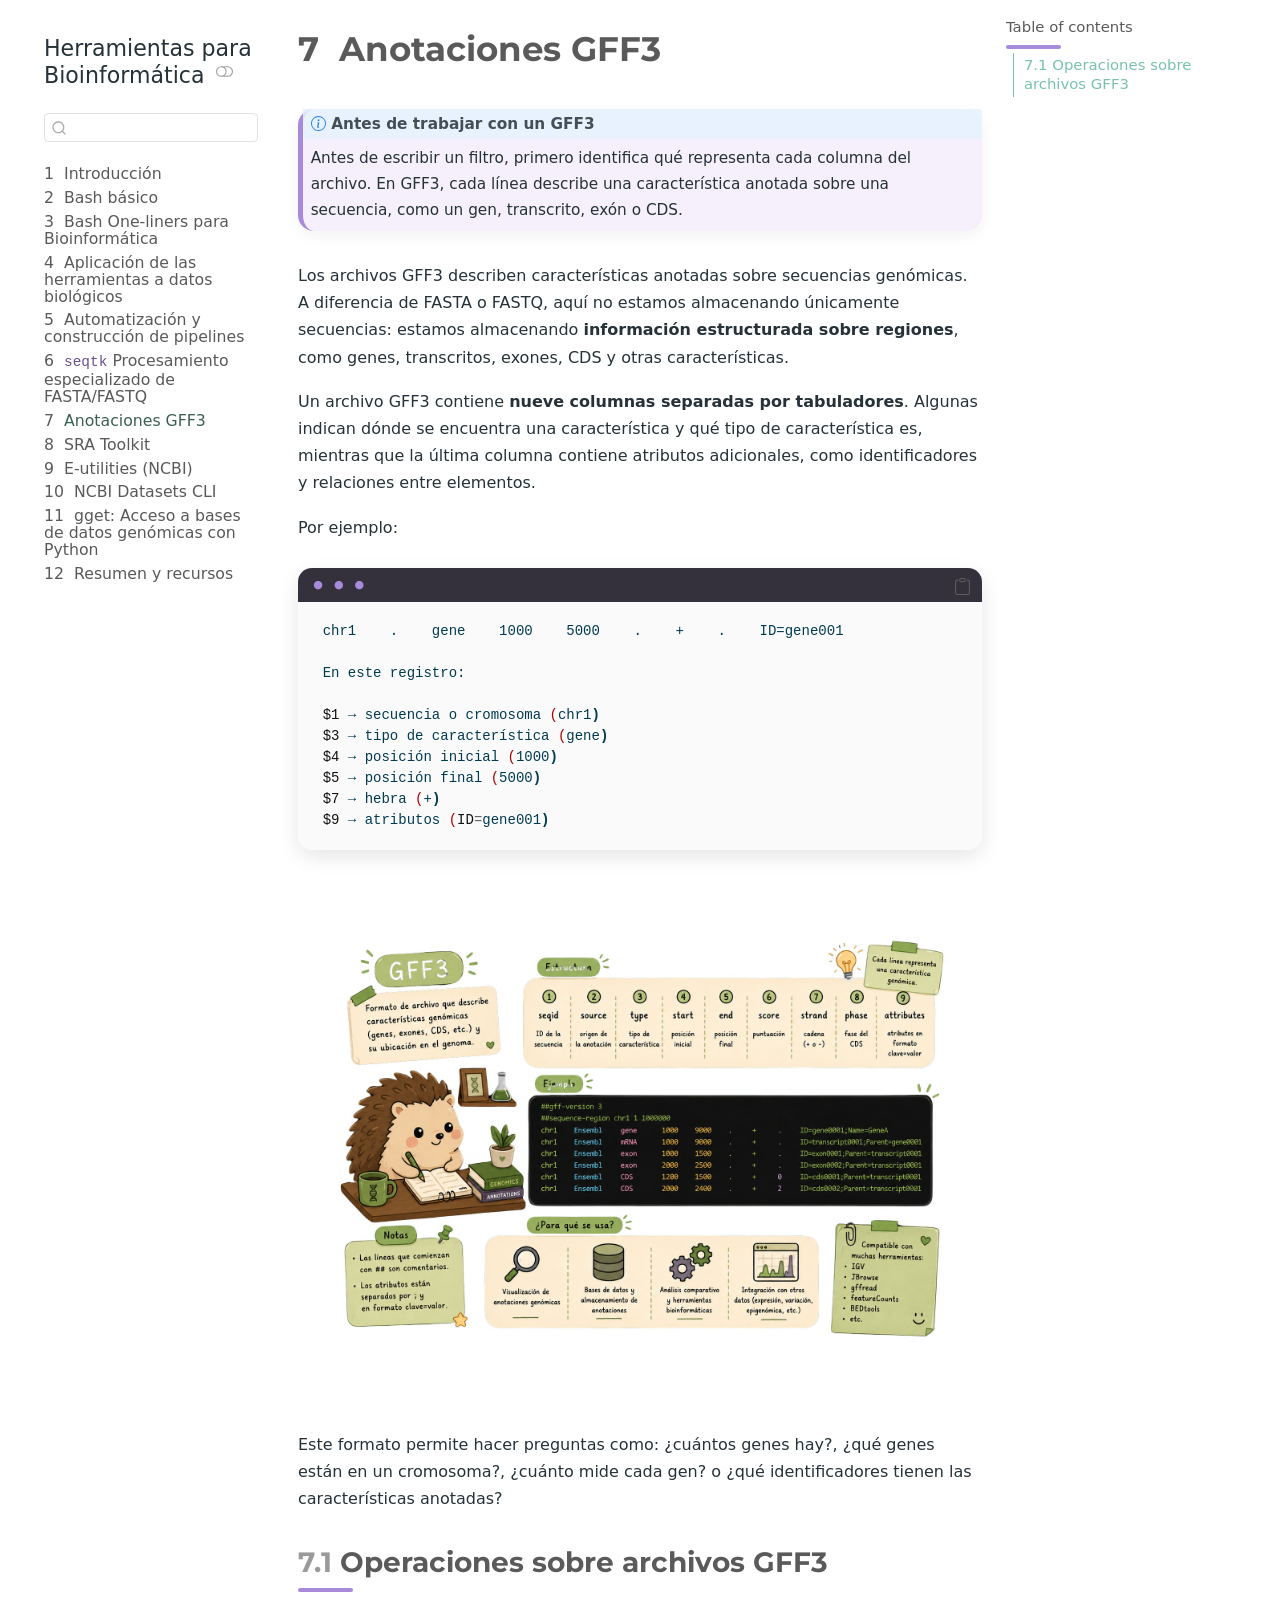
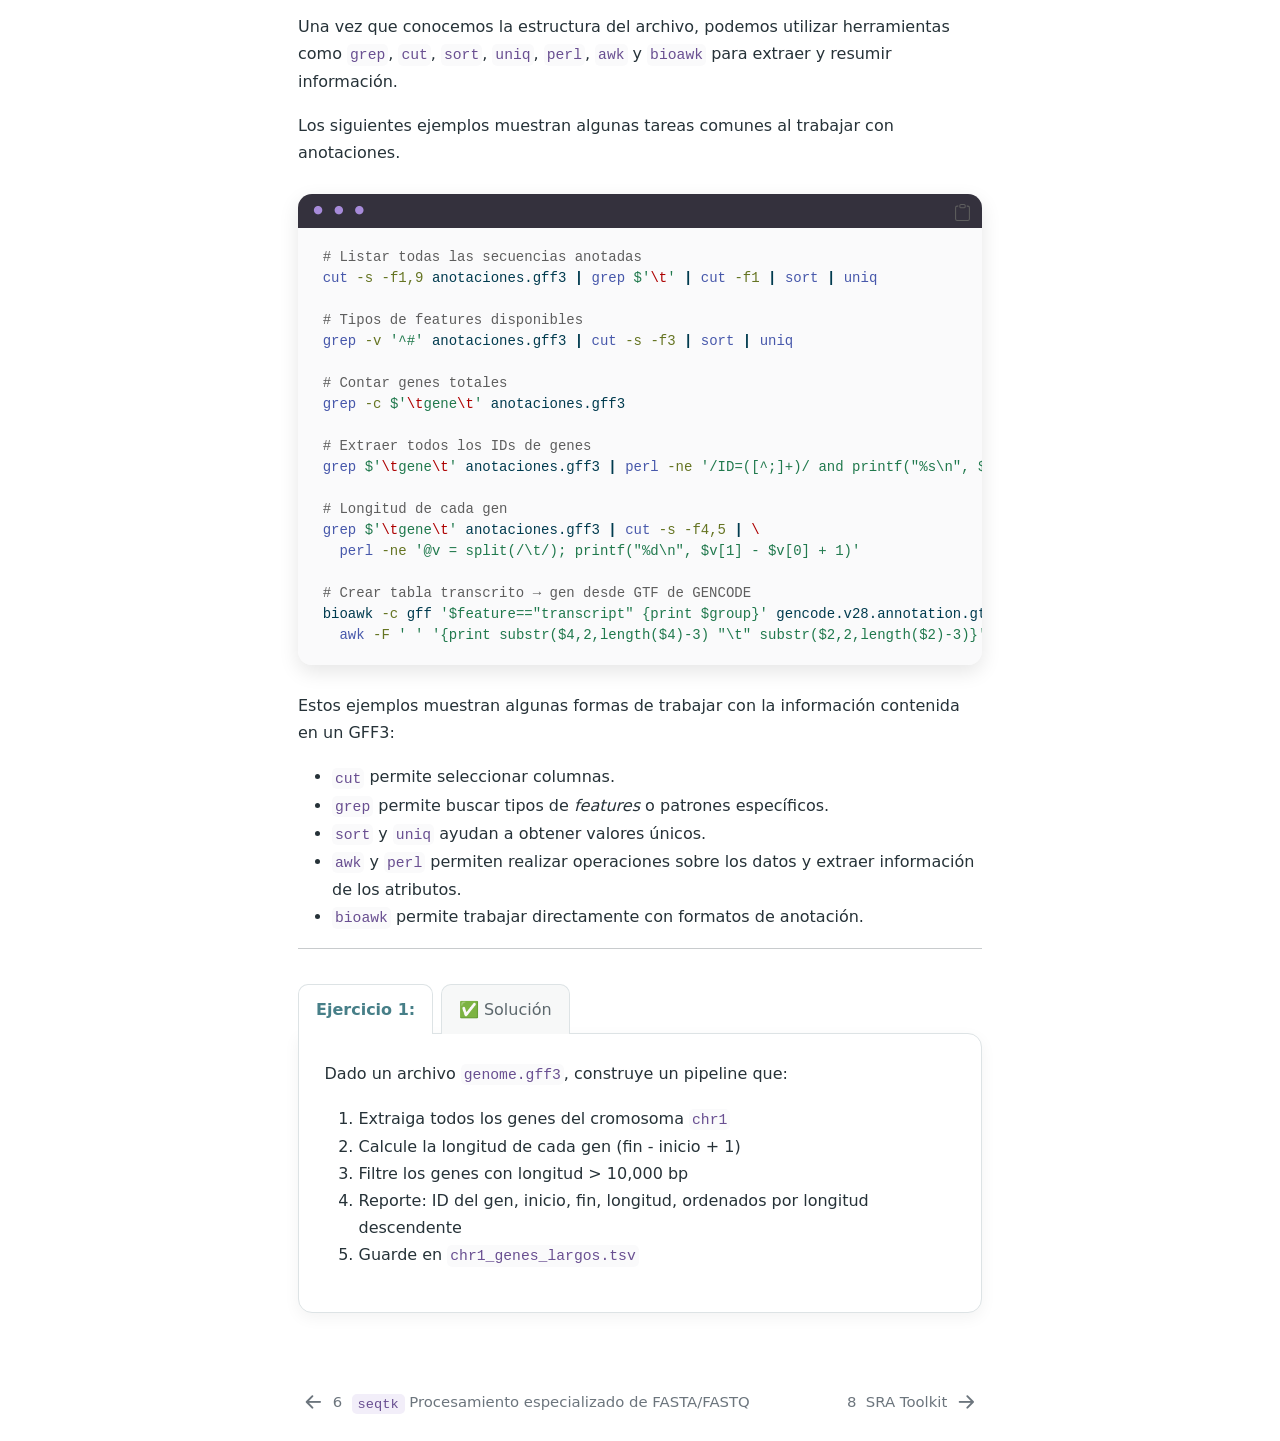
<file: docs/gff3.html>
<!DOCTYPE html>
<html xmlns="http://www.w3.org/1999/xhtml" lang="en" xml:lang="en"><head>

<meta charset="utf-8">
<meta name="generator" content="quarto-1.9.38">

<meta name="viewport" content="width=device-width, initial-scale=1.0, user-scalable=yes">


<title>7&nbsp; Anotaciones GFF3 – Herramientas para Bioinformática</title>
<style>
/* Default styles provided by pandoc.
** See https://pandoc.org/MANUAL.html#variables-for-html for config info.
*/
code{white-space: pre-wrap;}
span.smallcaps{font-variant: small-caps;}
div.columns{display: flex; gap: min(4vw, 1.5em);}
div.column{flex: auto; overflow-x: auto;}
div.hanging-indent{margin-left: 1.5em; text-indent: -1.5em;}
ul.task-list{list-style: none;}
ul.task-list li input[type="checkbox"] {
  width: 0.8em;
  margin: 0 0.8em 0.2em -1em; /* quarto-specific, see https://github.com/quarto-dev/quarto-cli/issues/4556 */ 
  vertical-align: middle;
}
/* CSS for syntax highlighting */
html { -webkit-text-size-adjust: 100%; }
pre > code.sourceCode { white-space: pre; position: relative; }
pre > code.sourceCode > span { display: inline-block; line-height: 1.25; }
pre > code.sourceCode > span:empty { height: 1.2em; }
.sourceCode { overflow: visible; }
code.sourceCode > span { color: inherit; text-decoration: inherit; }
div.sourceCode { margin: 1em 0; }
pre.sourceCode { margin: 0; }
@media screen {
div.sourceCode { overflow: auto; }
}
@media print {
pre > code.sourceCode { white-space: pre-wrap; }
pre > code.sourceCode > span { text-indent: -5em; padding-left: 5em; }
}
pre.numberSource code
  { counter-reset: source-line 0; }
pre.numberSource code > span
  { position: relative; left: -4em; counter-increment: source-line; }
pre.numberSource code > span > a:first-child::before
  { content: counter(source-line);
    position: relative; left: -1em; text-align: right; vertical-align: baseline;
    border: none; display: inline-block;
    -webkit-touch-callout: none; -webkit-user-select: none;
    -khtml-user-select: none; -moz-user-select: none;
    -ms-user-select: none; user-select: none;
    padding: 0 4px; width: 4em;
  }
pre.numberSource { margin-left: 3em;  padding-left: 4px; }
div.sourceCode
  {   }
@media screen {
pre > code.sourceCode > span > a:first-child::before { text-decoration: underline; }
}
</style>


<script src="site_libs/quarto-nav/quarto-nav.js"></script>
<script src="site_libs/quarto-nav/headroom.min.js"></script>
<script src="site_libs/clipboard/clipboard.min.js"></script>
<script src="site_libs/quarto-search/autocomplete.umd.js"></script>
<script src="site_libs/quarto-search/fuse.min.js"></script>
<script src="site_libs/quarto-search/quarto-search.js"></script>
<meta name="quarto:offset" content="./">
<link href="./SRA_toolkit.html" rel="next">
<link href="./seqtk.html" rel="prev">
<script src="site_libs/quarto-html/quarto.js" type="module"></script>
<script src="site_libs/quarto-html/tabsets/tabsets.js" type="module"></script>
<script src="site_libs/quarto-html/popper.min.js"></script>
<script src="site_libs/quarto-html/tippy.umd.min.js"></script>
<script src="site_libs/quarto-html/anchor.min.js"></script>
<link href="site_libs/quarto-html/tippy.css" rel="stylesheet">
<link href="site_libs/quarto-html/quarto-syntax-highlighting-15634bcf2e68342d4ad2dfa704d543f6.css" rel="stylesheet" class="quarto-color-scheme" id="quarto-text-highlighting-styles">
<link href="site_libs/quarto-html/quarto-syntax-highlighting-dark-0a6b7249c26820e032cb0bd839ff02b1.css" rel="stylesheet" class="quarto-color-scheme quarto-color-alternate" id="quarto-text-highlighting-styles">
<link href="site_libs/quarto-html/quarto-syntax-highlighting-15634bcf2e68342d4ad2dfa704d543f6.css" rel="stylesheet" class="quarto-color-scheme-extra" id="quarto-text-highlighting-styles">
<script src="site_libs/bootstrap/bootstrap.min.js"></script>
<link href="site_libs/bootstrap/bootstrap-icons.css" rel="stylesheet">
<link href="site_libs/bootstrap/bootstrap-dd48739e482d666719efe25489baaec7.min.css" rel="stylesheet" append-hash="true" class="quarto-color-scheme" id="quarto-bootstrap" data-mode="light">
<link href="site_libs/bootstrap/bootstrap-dark-c5491cb7295b3d79f070a3ccf938a403.min.css" rel="stylesheet" append-hash="true" class="quarto-color-scheme quarto-color-alternate" id="quarto-bootstrap" data-mode="dark">
<link href="site_libs/bootstrap/bootstrap-dd48739e482d666719efe25489baaec7.min.css" rel="stylesheet" append-hash="true" class="quarto-color-scheme-extra" id="quarto-bootstrap" data-mode="light">
<script id="quarto-search-options" type="application/json">{
  "location": "sidebar",
  "copy-button": false,
  "collapse-after": 3,
  "panel-placement": "start",
  "type": "textbox",
  "limit": 50,
  "keyboard-shortcut": [
    "f",
    "/",
    "s"
  ],
  "show-item-context": false,
  "language": {
    "search-no-results-text": "No results",
    "search-matching-documents-text": "matching documents",
    "search-copy-link-title": "Copy link to search",
    "search-hide-matches-text": "Hide additional matches",
    "search-more-match-text": "more match in this document",
    "search-more-matches-text": "more matches in this document",
    "search-clear-button-title": "Clear",
    "search-text-placeholder": "",
    "search-detached-cancel-button-title": "Cancel",
    "search-submit-button-title": "Submit",
    "search-label": "Search"
  }
}</script>
<style>html{ scroll-behavior: smooth; }</style>


<link rel="stylesheet" href="styles.css">
</head>

<body class="nav-sidebar floating quarto-light"><script id="quarto-html-before-body" type="application/javascript">
    const toggleBodyColorMode = (bsSheetEl) => {
      const mode = bsSheetEl.getAttribute("data-mode");
      const bodyEl = window.document.querySelector("body");
      if (mode === "dark") {
        bodyEl.classList.add("quarto-dark");
        bodyEl.classList.remove("quarto-light");
      } else {
        bodyEl.classList.add("quarto-light");
        bodyEl.classList.remove("quarto-dark");
      }
    }
    const toggleBodyColorPrimary = () => {
      const bsSheetEl = window.document.querySelector("link#quarto-bootstrap:not([rel=disabled-stylesheet])");
      if (bsSheetEl) {
        toggleBodyColorMode(bsSheetEl);
      }
    }
    const setColorSchemeToggle = (alternate) => {
      const toggles = window.document.querySelectorAll('.quarto-color-scheme-toggle');
      for (let i=0; i < toggles.length; i++) {
        const toggle = toggles[i];
        if (toggle) {
          if (alternate) {
            toggle.classList.add("alternate");
          } else {
            toggle.classList.remove("alternate");
          }
        }
      }
    };
    const toggleColorMode = (alternate) => {
      // Switch the stylesheets
      const primaryStylesheets = window.document.querySelectorAll('link.quarto-color-scheme:not(.quarto-color-alternate)');
      const alternateStylesheets = window.document.querySelectorAll('link.quarto-color-scheme.quarto-color-alternate');
      manageTransitions('#quarto-margin-sidebar .nav-link', false);
      if (alternate) {
        // note: dark is layered on light, we don't disable primary!
        enableStylesheet(alternateStylesheets);
        for (const sheetNode of alternateStylesheets) {
          if (sheetNode.id === "quarto-bootstrap") {
            toggleBodyColorMode(sheetNode);
          }
        }
      } else {
        disableStylesheet(alternateStylesheets);
        enableStylesheet(primaryStylesheets)
        toggleBodyColorPrimary();
      }
      manageTransitions('#quarto-margin-sidebar .nav-link', true);
      // Switch the toggles
      setColorSchemeToggle(alternate)
      // Hack to workaround the fact that safari doesn't
      // properly recolor the scrollbar when toggling (#1455)
      if (navigator.userAgent.indexOf('Safari') > 0 && navigator.userAgent.indexOf('Chrome') == -1) {
        manageTransitions("body", false);
        window.scrollTo(0, 1);
        setTimeout(() => {
          window.scrollTo(0, 0);
          manageTransitions("body", true);
        }, 40);
      }
    }
    const disableStylesheet = (stylesheets) => {
      for (let i=0; i < stylesheets.length; i++) {
        const stylesheet = stylesheets[i];
        stylesheet.rel = 'disabled-stylesheet';
      }
    }
    const enableStylesheet = (stylesheets) => {
      for (let i=0; i < stylesheets.length; i++) {
        const stylesheet = stylesheets[i];
        if(stylesheet.rel !== 'stylesheet') { // for Chrome, which will still FOUC without this check
          stylesheet.rel = 'stylesheet';
        }
      }
    }
    const manageTransitions = (selector, allowTransitions) => {
      const els = window.document.querySelectorAll(selector);
      for (let i=0; i < els.length; i++) {
        const el = els[i];
        if (allowTransitions) {
          el.classList.remove('notransition');
        } else {
          el.classList.add('notransition');
        }
      }
    }
    const isFileUrl = () => {
      return window.location.protocol === 'file:';
    }
    const hasAlternateSentinel = () => {
      let styleSentinel = getColorSchemeSentinel();
      if (styleSentinel !== null) {
        return styleSentinel === "alternate";
      } else {
        return false;
      }
    }
    const setStyleSentinel = (alternate) => {
      const value = alternate ? "alternate" : "default";
      if (!isFileUrl()) {
        window.localStorage.setItem("quarto-color-scheme", value);
      } else {
        localAlternateSentinel = value;
      }
    }
    const getColorSchemeSentinel = () => {
      if (!isFileUrl()) {
        const storageValue = window.localStorage.getItem("quarto-color-scheme");
        return storageValue != null ? storageValue : localAlternateSentinel;
      } else {
        return localAlternateSentinel;
      }
    }
    const toggleGiscusIfUsed = (isAlternate, darkModeDefault) => {
      const baseTheme = document.querySelector('#giscus-base-theme')?.value ?? 'light';
      const alternateTheme = document.querySelector('#giscus-alt-theme')?.value ?? 'dark';
      let newTheme = '';
      if(authorPrefersDark) {
        newTheme = isAlternate ? baseTheme : alternateTheme;
      } else {
        newTheme = isAlternate ? alternateTheme : baseTheme;
      }
      const changeGiscusTheme = () => {
        // From: https://github.com/giscus/giscus/issues/336
        const sendMessage = (message) => {
          const iframe = document.querySelector('iframe.giscus-frame');
          if (!iframe) return;
          iframe.contentWindow.postMessage({ giscus: message }, 'https://giscus.app');
        }
        sendMessage({
          setConfig: {
            theme: newTheme
          }
        });
      }
      const isGiscussLoaded = window.document.querySelector('iframe.giscus-frame') !== null;
      if (isGiscussLoaded) {
        changeGiscusTheme();
      }
    };
    const authorPrefersDark = false;
    const darkModeDefault = authorPrefersDark;
      document.querySelector('link#quarto-text-highlighting-styles.quarto-color-scheme-extra').rel = 'disabled-stylesheet';
      document.querySelector('link#quarto-bootstrap.quarto-color-scheme-extra').rel = 'disabled-stylesheet';
    let localAlternateSentinel = darkModeDefault ? 'alternate' : 'default';
    // Dark / light mode switch
    window.quartoToggleColorScheme = () => {
      // Read the current dark / light value
      let toAlternate = !hasAlternateSentinel();
      toggleColorMode(toAlternate);
      setStyleSentinel(toAlternate);
      toggleGiscusIfUsed(toAlternate, darkModeDefault);
      window.dispatchEvent(new Event('resize'));
    };
    // Switch to dark mode if need be
    if (hasAlternateSentinel()) {
      toggleColorMode(true);
    } else {
      toggleColorMode(false);
    }
  </script>

<div id="quarto-search-results"></div>
  <header id="quarto-header" class="headroom fixed-top">
  <nav class="quarto-secondary-nav">
    <div class="container-fluid d-flex">
      <button type="button" class="quarto-btn-toggle btn" data-bs-toggle="collapse" role="button" data-bs-target=".quarto-sidebar-collapse-item" aria-controls="quarto-sidebar" aria-expanded="false" aria-label="Toggle sidebar navigation" onclick="if (window.quartoToggleHeadroom) { window.quartoToggleHeadroom(); }">
        <i class="bi bi-layout-text-sidebar-reverse"></i>
      </button>
        <nav class="quarto-page-breadcrumbs" aria-label="breadcrumb"><ol class="breadcrumb"><li class="breadcrumb-item"><a href="./gff3.html"><span class="chapter-number">7</span>&nbsp; <span class="chapter-title">Anotaciones GFF3</span></a></li></ol></nav>
        <a class="flex-grow-1" role="navigation" data-bs-toggle="collapse" data-bs-target=".quarto-sidebar-collapse-item" aria-controls="quarto-sidebar" aria-expanded="false" aria-label="Toggle sidebar navigation" onclick="if (window.quartoToggleHeadroom) { window.quartoToggleHeadroom(); }">      
        </a>
      <button type="button" class="btn quarto-search-button" aria-label="Search" onclick="window.quartoOpenSearch();">
        <i class="bi bi-search"></i>
      </button>
    </div>
  </nav>
</header>
<!-- content -->
<div id="quarto-content" class="quarto-container page-columns page-rows-contents page-layout-article">
<!-- sidebar -->
  <nav id="quarto-sidebar" class="sidebar collapse collapse-horizontal quarto-sidebar-collapse-item sidebar-navigation floating overflow-auto">
    <div class="pt-lg-2 mt-2 text-left sidebar-header">
    <div class="sidebar-title mb-0 py-0">
      <a href="./">Herramientas para Bioinformática</a> 
        <div class="sidebar-tools-main">
  <a href="" class="quarto-color-scheme-toggle quarto-navigation-tool  px-1" onclick="window.quartoToggleColorScheme(); return false;" title="Toggle dark mode"><i class="bi"></i></a>
</div>
    </div>
      </div>
        <div class="mt-2 flex-shrink-0 align-items-center">
        <div class="sidebar-search">
        <div id="quarto-search" class="" title="Search"></div>
        </div>
        </div>
    <div class="sidebar-menu-container"> 
    <ul class="list-unstyled mt-1">
        <li class="sidebar-item">
  <div class="sidebar-item-container"> 
  <a href="./index.html" class="sidebar-item-text sidebar-link">
 <span class="menu-text"><span class="chapter-number">1</span>&nbsp; <span class="chapter-title">Introducción</span></span></a>
  </div>
</li>
        <li class="sidebar-item">
  <div class="sidebar-item-container"> 
  <a href="./bash_basics.html" class="sidebar-item-text sidebar-link">
 <span class="menu-text"><span class="chapter-number">2</span>&nbsp; <span class="chapter-title">Bash básico</span></span></a>
  </div>
</li>
        <li class="sidebar-item">
  <div class="sidebar-item-container"> 
  <a href="./bash_one_liners.html" class="sidebar-item-text sidebar-link">
 <span class="menu-text"><span class="chapter-number">3</span>&nbsp; <span class="chapter-title">Bash One-liners para Bioinformática</span></span></a>
  </div>
</li>
        <li class="sidebar-item">
  <div class="sidebar-item-container"> 
  <a href="./one_liners_and_bioinformatics.html" class="sidebar-item-text sidebar-link">
 <span class="menu-text"><span class="chapter-number">4</span>&nbsp; <span class="chapter-title">Aplicación de las herramientas a datos biológicos</span></span></a>
  </div>
</li>
        <li class="sidebar-item">
  <div class="sidebar-item-container"> 
  <a href="./automatization.html" class="sidebar-item-text sidebar-link">
 <span class="menu-text"><span class="chapter-number">5</span>&nbsp; <span class="chapter-title">Automatización y construcción de pipelines</span></span></a>
  </div>
</li>
        <li class="sidebar-item">
  <div class="sidebar-item-container"> 
  <a href="./seqtk.html" class="sidebar-item-text sidebar-link">
 <span class="menu-text"><span class="chapter-number">6</span>&nbsp; <span class="chapter-title"><code>seqtk</code> Procesamiento especializado de FASTA/FASTQ</span></span></a>
  </div>
</li>
        <li class="sidebar-item">
  <div class="sidebar-item-container"> 
  <a href="./gff3.html" class="sidebar-item-text sidebar-link active">
 <span class="menu-text"><span class="chapter-number">7</span>&nbsp; <span class="chapter-title">Anotaciones GFF3</span></span></a>
  </div>
</li>
        <li class="sidebar-item">
  <div class="sidebar-item-container"> 
  <a href="./SRA_toolkit.html" class="sidebar-item-text sidebar-link">
 <span class="menu-text"><span class="chapter-number">8</span>&nbsp; <span class="chapter-title">SRA Toolkit</span></span></a>
  </div>
</li>
        <li class="sidebar-item">
  <div class="sidebar-item-container"> 
  <a href="./e_utilities.html" class="sidebar-item-text sidebar-link">
 <span class="menu-text"><span class="chapter-number">9</span>&nbsp; <span class="chapter-title">E-utilities (NCBI)</span></span></a>
  </div>
</li>
        <li class="sidebar-item">
  <div class="sidebar-item-container"> 
  <a href="./NCBI_dataset.html" class="sidebar-item-text sidebar-link">
 <span class="menu-text"><span class="chapter-number">10</span>&nbsp; <span class="chapter-title">NCBI Datasets CLI</span></span></a>
  </div>
</li>
        <li class="sidebar-item">
  <div class="sidebar-item-container"> 
  <a href="./gget.html" class="sidebar-item-text sidebar-link">
 <span class="menu-text"><span class="chapter-number">11</span>&nbsp; <span class="chapter-title">gget: Acceso a bases de datos genómicas con Python</span></span></a>
  </div>
</li>
        <li class="sidebar-item">
  <div class="sidebar-item-container"> 
  <a href="./sources.html" class="sidebar-item-text sidebar-link">
 <span class="menu-text"><span class="chapter-number">12</span>&nbsp; <span class="chapter-title">Resumen y recursos</span></span></a>
  </div>
</li>
    </ul>
    </div>
</nav>
<div id="quarto-sidebar-glass" class="quarto-sidebar-collapse-item" data-bs-toggle="collapse" data-bs-target=".quarto-sidebar-collapse-item"></div>
<!-- margin-sidebar -->
    <div id="quarto-margin-sidebar" class="sidebar margin-sidebar">
        <nav id="TOC" role="doc-toc" class="toc-active">
    <h2 id="toc-title">Table of contents</h2>
   
  <ul>
  <li><a href="#operaciones-sobre-archivos-gff3" id="toc-operaciones-sobre-archivos-gff3" class="nav-link active" data-scroll-target="#operaciones-sobre-archivos-gff3"><span class="header-section-number">7.1</span> Operaciones sobre archivos GFF3</a></li>
  </ul>
</nav>
    </div>
<!-- main -->
<main class="content" id="quarto-document-content">


<header id="title-block-header" class="quarto-title-block default">
<div class="quarto-title">
<h1 class="title"><span class="chapter-number">7</span>&nbsp; <span class="chapter-title">Anotaciones GFF3</span></h1>
</div>



<div class="quarto-title-meta">

    
  
    
  </div>
  


</header>


<div class="callout callout-style-default callout-note callout-titled">
<div class="callout-header d-flex align-content-center">
<div class="callout-icon-container">
<i class="callout-icon"></i>
</div>
<div class="callout-title-container flex-fill">
<span class="screen-reader-only">Note</span>Antes de trabajar con un GFF3
</div>
</div>
<div class="callout-body-container callout-body">
<p>Antes de escribir un filtro, primero identifica qué representa cada columna del archivo. En GFF3, cada línea describe una característica anotada sobre una secuencia, como un gen, transcrito, exón o CDS.</p>
</div>
</div>
<p>Los archivos GFF3 describen características anotadas sobre secuencias genómicas. A diferencia de FASTA o FASTQ, aquí no estamos almacenando únicamente secuencias: estamos almacenando <strong>información estructurada sobre regiones</strong>, como genes, transcritos, exones, CDS y otras características.</p>
<p>Un archivo GFF3 contiene <strong>nueve columnas separadas por tabuladores</strong>. Algunas indican dónde se encuentra una característica y qué tipo de característica es, mientras que la última columna contiene atributos adicionales, como identificadores y relaciones entre elementos.</p>
<p>Por ejemplo:</p>
<div class="code-copy-outer-scaffold"><div class="sourceCode" id="cb1"><pre class="sourceCode bash code-with-copy"><code class="sourceCode bash"><span id="cb1-1"><a href="#cb1-1" aria-hidden="true" tabindex="-1"></a><span class="ex">chr1</span>    .    gene    1000    5000    .    +    .    ID=gene001</span>
<span id="cb1-2"><a href="#cb1-2" aria-hidden="true" tabindex="-1"></a></span>
<span id="cb1-3"><a href="#cb1-3" aria-hidden="true" tabindex="-1"></a><span class="ex">En</span> este registro:</span>
<span id="cb1-4"><a href="#cb1-4" aria-hidden="true" tabindex="-1"></a></span>
<span id="cb1-5"><a href="#cb1-5" aria-hidden="true" tabindex="-1"></a><span class="va">$1</span> → secuencia o cromosoma <span class="er">(</span><span class="ex">chr1</span><span class="kw">)</span></span>
<span id="cb1-6"><a href="#cb1-6" aria-hidden="true" tabindex="-1"></a><span class="va">$3</span> → tipo de característica <span class="er">(</span><span class="ex">gene</span><span class="kw">)</span></span>
<span id="cb1-7"><a href="#cb1-7" aria-hidden="true" tabindex="-1"></a><span class="va">$4</span> → posición inicial <span class="er">(</span><span class="ex">1000</span><span class="kw">)</span></span>
<span id="cb1-8"><a href="#cb1-8" aria-hidden="true" tabindex="-1"></a><span class="va">$5</span> → posición final <span class="er">(</span><span class="ex">5000</span><span class="kw">)</span></span>
<span id="cb1-9"><a href="#cb1-9" aria-hidden="true" tabindex="-1"></a><span class="va">$7</span> → hebra <span class="er">(</span><span class="ex">+</span><span class="kw">)</span></span>
<span id="cb1-10"><a href="#cb1-10" aria-hidden="true" tabindex="-1"></a><span class="va">$9</span> → atributos <span class="er">(</span><span class="va">ID</span><span class="op">=</span>gene001<span class="kw">)</span></span></code></pre></div><button title="Copy to Clipboard" class="code-copy-button"><i class="bi"></i></button></div>
<div class="quarto-figure quarto-figure-center">
<figure class="figure">
<p><img src="figures/format_gff3.png" class="img-fluid quarto-figure quarto-figure-center figure-img" style="width:90.0%"></p>
</figure>
</div>
<p>Este formato permite hacer preguntas como: ¿cuántos genes hay?, ¿qué genes están en un cromosoma?, ¿cuánto mide cada gen? o ¿qué identificadores tienen las características anotadas?</p>
<section id="operaciones-sobre-archivos-gff3" class="level2" data-number="7.1">
<h2 data-number="7.1" class="anchored" data-anchor-id="operaciones-sobre-archivos-gff3"><span class="header-section-number">7.1</span> Operaciones sobre archivos GFF3</h2>
<p>Una vez que conocemos la estructura del archivo, podemos utilizar herramientas como <code>grep</code>, <code>cut</code>, <code>sort</code>, <code>uniq</code>, <code>perl</code>, <code>awk</code> y <code>bioawk</code> para extraer y resumir información.</p>
<p>Los siguientes ejemplos muestran algunas tareas comunes al trabajar con anotaciones.</p>
<div class="code-copy-outer-scaffold"><div class="sourceCode" id="cb2"><pre class="sourceCode bash code-with-copy"><code class="sourceCode bash"><span id="cb2-1"><a href="#cb2-1" aria-hidden="true" tabindex="-1"></a><span class="co"># Listar todas las secuencias anotadas</span></span>
<span id="cb2-2"><a href="#cb2-2" aria-hidden="true" tabindex="-1"></a><span class="fu">cut</span> <span class="at">-s</span> <span class="at">-f1,9</span> anotaciones.gff3 <span class="kw">|</span> <span class="fu">grep</span> <span class="st">$'</span><span class="dt">\t</span><span class="st">'</span> <span class="kw">|</span> <span class="fu">cut</span> <span class="at">-f1</span> <span class="kw">|</span> <span class="fu">sort</span> <span class="kw">|</span> <span class="fu">uniq</span></span>
<span id="cb2-3"><a href="#cb2-3" aria-hidden="true" tabindex="-1"></a></span>
<span id="cb2-4"><a href="#cb2-4" aria-hidden="true" tabindex="-1"></a><span class="co"># Tipos de features disponibles</span></span>
<span id="cb2-5"><a href="#cb2-5" aria-hidden="true" tabindex="-1"></a><span class="fu">grep</span> <span class="at">-v</span> <span class="st">'^#'</span> anotaciones.gff3 <span class="kw">|</span> <span class="fu">cut</span> <span class="at">-s</span> <span class="at">-f3</span> <span class="kw">|</span> <span class="fu">sort</span> <span class="kw">|</span> <span class="fu">uniq</span></span>
<span id="cb2-6"><a href="#cb2-6" aria-hidden="true" tabindex="-1"></a></span>
<span id="cb2-7"><a href="#cb2-7" aria-hidden="true" tabindex="-1"></a><span class="co"># Contar genes totales</span></span>
<span id="cb2-8"><a href="#cb2-8" aria-hidden="true" tabindex="-1"></a><span class="fu">grep</span> <span class="at">-c</span> <span class="st">$'</span><span class="dt">\t</span><span class="st">gene</span><span class="dt">\t</span><span class="st">'</span> anotaciones.gff3</span>
<span id="cb2-9"><a href="#cb2-9" aria-hidden="true" tabindex="-1"></a></span>
<span id="cb2-10"><a href="#cb2-10" aria-hidden="true" tabindex="-1"></a><span class="co"># Extraer todos los IDs de genes</span></span>
<span id="cb2-11"><a href="#cb2-11" aria-hidden="true" tabindex="-1"></a><span class="fu">grep</span> <span class="st">$'</span><span class="dt">\t</span><span class="st">gene</span><span class="dt">\t</span><span class="st">'</span> anotaciones.gff3 <span class="kw">|</span> <span class="fu">perl</span> <span class="at">-ne</span> <span class="st">'/ID=([^;]+)/ and printf("%s\n", $1)'</span></span>
<span id="cb2-12"><a href="#cb2-12" aria-hidden="true" tabindex="-1"></a></span>
<span id="cb2-13"><a href="#cb2-13" aria-hidden="true" tabindex="-1"></a><span class="co"># Longitud de cada gen</span></span>
<span id="cb2-14"><a href="#cb2-14" aria-hidden="true" tabindex="-1"></a><span class="fu">grep</span> <span class="st">$'</span><span class="dt">\t</span><span class="st">gene</span><span class="dt">\t</span><span class="st">'</span> anotaciones.gff3 <span class="kw">|</span> <span class="fu">cut</span> <span class="at">-s</span> <span class="at">-f4,5</span> <span class="kw">|</span> <span class="dt">\</span></span>
<span id="cb2-15"><a href="#cb2-15" aria-hidden="true" tabindex="-1"></a>  <span class="fu">perl</span> <span class="at">-ne</span> <span class="st">'@v = split(/\t/); printf("%d\n", $v[1] - $v[0] + 1)'</span></span>
<span id="cb2-16"><a href="#cb2-16" aria-hidden="true" tabindex="-1"></a></span>
<span id="cb2-17"><a href="#cb2-17" aria-hidden="true" tabindex="-1"></a><span class="co"># Crear tabla transcrito → gen desde GTF de GENCODE</span></span>
<span id="cb2-18"><a href="#cb2-18" aria-hidden="true" tabindex="-1"></a><span class="ex">bioawk</span> <span class="at">-c</span> gff <span class="st">'$feature=="transcript" {print $group}'</span> gencode.v28.annotation.gtf <span class="kw">|</span> <span class="dt">\</span></span>
<span id="cb2-19"><a href="#cb2-19" aria-hidden="true" tabindex="-1"></a>  <span class="fu">awk</span> <span class="at">-F</span> <span class="st">' '</span> <span class="st">'{print substr($4,2,length($4)-3) "\t" substr($2,2,length($2)-3)}'</span> <span class="op">&gt;</span> txp2gene.tsv</span></code></pre></div><button title="Copy to Clipboard" class="code-copy-button"><i class="bi"></i></button></div>
<p>Estos ejemplos muestran algunas formas de trabajar con la información contenida en un GFF3:</p>
<ul>
<li><code>cut</code> permite seleccionar columnas.</li>
<li><code>grep</code> permite buscar tipos de <em>features</em> o patrones específicos.</li>
<li><code>sort</code> y <code>uniq</code> ayudan a obtener valores únicos.</li>
<li><code>awk</code> y <code>perl</code> permiten realizar operaciones sobre los datos y extraer información de los atributos.</li>
<li><code>bioawk</code> permite trabajar directamente con formatos de anotación.</li>
</ul>
<hr>
<div class="tabset-margin-container"></div><div class="panel-tabset">
<ul class="nav nav-tabs" role="tablist"><li class="nav-item" role="presentation"><a class="nav-link active" id="tabset-1-1-tab" data-bs-toggle="tab" data-bs-target="#tabset-1-1" role="tab" aria-controls="tabset-1-1" aria-selected="true" href="" aria-current="page">Ejercicio 1:</a></li><li class="nav-item" role="presentation"><a class="nav-link" id="tabset-1-2-tab" data-bs-toggle="tab" data-bs-target="#tabset-1-2" role="tab" aria-controls="tabset-1-2" aria-selected="false" href="">✅ Solución</a></li></ul>
<div class="tab-content">
<div id="tabset-1-1" class="tab-pane active" role="tabpanel" aria-labelledby="tabset-1-1-tab">
<p>Dado un archivo <code>genome.gff3</code>, construye un pipeline que:</p>
<ol type="1">
<li>Extraiga todos los genes del cromosoma <code>chr1</code></li>
<li>Calcule la longitud de cada gen (fin - inicio + 1)</li>
<li>Filtre los genes con longitud &gt; 10,000 bp</li>
<li>Reporte: ID del gen, inicio, fin, longitud, ordenados por longitud descendente</li>
<li>Guarde en <code>chr1_genes_largos.tsv</code></li>
</ol>
</div>
<div id="tabset-1-2" class="tab-pane" role="tabpanel" aria-labelledby="tabset-1-2-tab">
<div class="code-copy-outer-scaffold"><div class="sourceCode" id="cb3"><pre class="sourceCode bash code-with-copy"><code class="sourceCode bash"><span id="cb3-1"><a href="#cb3-1" aria-hidden="true" tabindex="-1"></a><span class="fu">grep</span> <span class="st">$'</span><span class="dt">\t</span><span class="st">gene</span><span class="dt">\t</span><span class="st">'</span> genome.gff3 <span class="kw">|</span> <span class="dt">\</span></span>
<span id="cb3-2"><a href="#cb3-2" aria-hidden="true" tabindex="-1"></a>  <span class="fu">awk</span> <span class="st">'$1 == "chr1"'</span> <span class="kw">|</span> <span class="dt">\</span></span>
<span id="cb3-3"><a href="#cb3-3" aria-hidden="true" tabindex="-1"></a>  <span class="fu">awk</span> <span class="st">'BEGIN{OFS="\t"; print "gene_id\tinicio\tfin\tlongitud"}</span></span>
<span id="cb3-4"><a href="#cb3-4" aria-hidden="true" tabindex="-1"></a><span class="st">  {</span></span>
<span id="cb3-5"><a href="#cb3-5" aria-hidden="true" tabindex="-1"></a><span class="st">    len = $5 - $4 + 1</span></span>
<span id="cb3-6"><a href="#cb3-6" aria-hidden="true" tabindex="-1"></a><span class="st">    if (len &gt; 10000) {</span></span>
<span id="cb3-7"><a href="#cb3-7" aria-hidden="true" tabindex="-1"></a><span class="st">      # Extraer el gene_id del campo de atributos ($9)</span></span>
<span id="cb3-8"><a href="#cb3-8" aria-hidden="true" tabindex="-1"></a><span class="st">      match($9, /ID=([^;]+)/, arr)</span></span>
<span id="cb3-9"><a href="#cb3-9" aria-hidden="true" tabindex="-1"></a><span class="st">      print arr[1], $4, $5, len</span></span>
<span id="cb3-10"><a href="#cb3-10" aria-hidden="true" tabindex="-1"></a><span class="st">    }</span></span>
<span id="cb3-11"><a href="#cb3-11" aria-hidden="true" tabindex="-1"></a><span class="st">  }'</span> <span class="kw">|</span> <span class="dt">\</span></span>
<span id="cb3-12"><a href="#cb3-12" aria-hidden="true" tabindex="-1"></a>  <span class="fu">sort</span> <span class="at">-k4nr</span> <span class="op">&gt;</span> chr1_genes_largos.tsv</span>
<span id="cb3-13"><a href="#cb3-13" aria-hidden="true" tabindex="-1"></a></span>
<span id="cb3-14"><a href="#cb3-14" aria-hidden="true" tabindex="-1"></a><span class="bu">echo</span> <span class="st">"Genes con longitud &gt; 10kb en chr1:"</span></span>
<span id="cb3-15"><a href="#cb3-15" aria-hidden="true" tabindex="-1"></a><span class="fu">wc</span> <span class="at">-l</span> chr1_genes_largos.tsv</span>
<span id="cb3-16"><a href="#cb3-16" aria-hidden="true" tabindex="-1"></a><span class="fu">head</span> <span class="at">-5</span> chr1_genes_largos.tsv</span></code></pre></div><button title="Copy to Clipboard" class="code-copy-button"><i class="bi"></i></button></div>
</div>
</div>
</div>


</section>

</main> <!-- /main -->
<script id="quarto-html-after-body" type="application/javascript">
  window.document.addEventListener("DOMContentLoaded", function (event) {
    // Ensure there is a toggle, if there isn't float one in the top right
    if (window.document.querySelector('.quarto-color-scheme-toggle') === null) {
      const a = window.document.createElement('a');
      a.classList.add('top-right');
      a.classList.add('quarto-color-scheme-toggle');
      a.href = "";
      a.onclick = function() { try { window.quartoToggleColorScheme(); } catch {} return false; };
      const i = window.document.createElement("i");
      i.classList.add('bi');
      a.appendChild(i);
      window.document.body.appendChild(a);
    }
    setColorSchemeToggle(hasAlternateSentinel())
    const icon = "";
    const anchorJS = new window.AnchorJS();
    anchorJS.options = {
      placement: 'right',
      icon: icon
    };
    anchorJS.add('.anchored');
    const isCodeAnnotation = (el) => {
      for (const clz of el.classList) {
        if (clz.startsWith('code-annotation-')) {                     
          return true;
        }
      }
      return false;
    }
    const onCopySuccess = function(e) {
      // button target
      const button = e.trigger;
      // don't keep focus
      button.blur();
      // flash "checked"
      button.classList.add('code-copy-button-checked');
      var currentTitle = button.getAttribute("title");
      button.setAttribute("title", "Copied!");
      let tooltip;
      if (window.bootstrap) {
        button.setAttribute("data-bs-toggle", "tooltip");
        button.setAttribute("data-bs-placement", "left");
        button.setAttribute("data-bs-title", "Copied!");
        tooltip = new bootstrap.Tooltip(button, 
          { trigger: "manual", 
            customClass: "code-copy-button-tooltip",
            offset: [0, -8]});
        tooltip.show();    
      }
      setTimeout(function() {
        if (tooltip) {
          tooltip.hide();
          button.removeAttribute("data-bs-title");
          button.removeAttribute("data-bs-toggle");
          button.removeAttribute("data-bs-placement");
        }
        button.setAttribute("title", currentTitle);
        button.classList.remove('code-copy-button-checked');
      }, 1000);
      // clear code selection
      e.clearSelection();
    }
    const getTextToCopy = function(trigger) {
      const outerScaffold = trigger.parentElement.cloneNode(true);
      const codeEl = outerScaffold.querySelector('code');
      for (const childEl of codeEl.children) {
        if (isCodeAnnotation(childEl)) {
          childEl.remove();
        }
      }
      return codeEl.innerText;
    }
    const clipboard = new window.ClipboardJS('.code-copy-button:not([data-in-quarto-modal])', {
      text: getTextToCopy
    });
    clipboard.on('success', onCopySuccess);
    if (window.document.getElementById('quarto-embedded-source-code-modal')) {
      const clipboardModal = new window.ClipboardJS('.code-copy-button[data-in-quarto-modal]', {
        text: getTextToCopy,
        container: window.document.getElementById('quarto-embedded-source-code-modal')
      });
      clipboardModal.on('success', onCopySuccess);
    }
      var localhostRegex = new RegExp(/^(?:http|https):\/\/localhost\:?[0-9]*\//);
      var mailtoRegex = new RegExp(/^mailto:/);
        var filterRegex = new RegExp('/' + window.location.host + '/');
      var isInternal = (href) => {
          return filterRegex.test(href) || localhostRegex.test(href) || mailtoRegex.test(href);
      }
      // Inspect non-navigation links and adorn them if external
     var links = window.document.querySelectorAll('a[href]:not(.nav-link):not(.navbar-brand):not(.toc-action):not(.sidebar-link):not(.sidebar-item-toggle):not(.pagination-link):not(.no-external):not([aria-hidden]):not(.dropdown-item):not(.quarto-navigation-tool):not(.about-link)');
      for (var i=0; i<links.length; i++) {
        const link = links[i];
        if (!isInternal(link.href)) {
          // undo the damage that might have been done by quarto-nav.js in the case of
          // links that we want to consider external
          if (link.dataset.originalHref !== undefined) {
            link.href = link.dataset.originalHref;
          }
            // target, if specified
            link.setAttribute("target", "_blank");
            if (link.getAttribute("rel") === null) {
              link.setAttribute("rel", "noopener");
            }
        }
      }
    function tippyHover(el, contentFn, onTriggerFn, onUntriggerFn) {
      const config = {
        allowHTML: true,
        maxWidth: 500,
        delay: 100,
        arrow: false,
        appendTo: function(el) {
            return el.parentElement;
        },
        interactive: true,
        interactiveBorder: 10,
        theme: 'quarto',
        placement: 'bottom-start',
      };
      if (contentFn) {
        config.content = contentFn;
      }
      if (onTriggerFn) {
        config.onTrigger = onTriggerFn;
      }
      if (onUntriggerFn) {
        config.onUntrigger = onUntriggerFn;
      }
      window.tippy(el, config); 
    }
    const noterefs = window.document.querySelectorAll('a[role="doc-noteref"]');
    for (var i=0; i<noterefs.length; i++) {
      const ref = noterefs[i];
      tippyHover(ref, function() {
        // use id or data attribute instead here
        let href = ref.getAttribute('data-footnote-href') || ref.getAttribute('href');
        try { href = new URL(href).hash; } catch {}
        const id = href.replace(/^#\/?/, "");
        const note = window.document.getElementById(id);
        if (note) {
          return note.innerHTML;
        } else {
          return "";
        }
      });
    }
    const xrefs = window.document.querySelectorAll('a.quarto-xref');
    const processXRef = (id, note) => {
      // Strip column container classes
      const stripColumnClz = (el) => {
        el.classList.remove("page-full", "page-columns");
        if (el.children) {
          for (const child of el.children) {
            stripColumnClz(child);
          }
        }
      }
      stripColumnClz(note)
      if (id === null || id.startsWith('sec-')) {
        // Special case sections, only their first couple elements
        const container = document.createElement("div");
        if (note.children && note.children.length > 2) {
          container.appendChild(note.children[0].cloneNode(true));
          for (let i = 1; i < note.children.length; i++) {
            const child = note.children[i];
            if (child.tagName === "P" && child.innerText === "") {
              continue;
            } else {
              container.appendChild(child.cloneNode(true));
              break;
            }
          }
          if (window.Quarto?.typesetMath) {
            window.Quarto.typesetMath(container);
          }
          return container.innerHTML
        } else {
          if (window.Quarto?.typesetMath) {
            window.Quarto.typesetMath(note);
          }
          return note.innerHTML;
        }
      } else {
        // Remove any anchor links if they are present
        const anchorLink = note.querySelector('a.anchorjs-link');
        if (anchorLink) {
          anchorLink.remove();
        }
        if (window.Quarto?.typesetMath) {
          window.Quarto.typesetMath(note);
        }
        if (note.classList.contains("callout")) {
          return note.outerHTML;
        } else {
          return note.innerHTML;
        }
      }
    }
    for (var i=0; i<xrefs.length; i++) {
      const xref = xrefs[i];
      tippyHover(xref, undefined, function(instance) {
        instance.disable();
        let url = xref.getAttribute('href');
        let hash = undefined; 
        if (url.startsWith('#')) {
          hash = url;
        } else {
          try { hash = new URL(url).hash; } catch {}
        }
        if (hash) {
          const id = hash.replace(/^#\/?/, "");
          const note = window.document.getElementById(id);
          if (note !== null) {
            try {
              const html = processXRef(id, note.cloneNode(true));
              instance.setContent(html);
            } finally {
              instance.enable();
              instance.show();
            }
          } else {
            // See if we can fetch this
            fetch(url.split('#')[0])
            .then(res => res.text())
            .then(html => {
              const parser = new DOMParser();
              const htmlDoc = parser.parseFromString(html, "text/html");
              const note = htmlDoc.getElementById(id);
              if (note !== null) {
                const html = processXRef(id, note);
                instance.setContent(html);
              } 
            }).finally(() => {
              instance.enable();
              instance.show();
            });
          }
        } else {
          // See if we can fetch a full url (with no hash to target)
          // This is a special case and we should probably do some content thinning / targeting
          fetch(url)
          .then(res => res.text())
          .then(html => {
            const parser = new DOMParser();
            const htmlDoc = parser.parseFromString(html, "text/html");
            const note = htmlDoc.querySelector('main.content');
            if (note !== null) {
              // This should only happen for chapter cross references
              // (since there is no id in the URL)
              // remove the first header
              if (note.children.length > 0 && note.children[0].tagName === "HEADER") {
                note.children[0].remove();
              }
              const html = processXRef(null, note);
              instance.setContent(html);
            } 
          }).finally(() => {
            instance.enable();
            instance.show();
          });
        }
      }, function(instance) {
      });
    }
        let selectedAnnoteEl;
        const selectorForAnnotation = ( cell, annotation) => {
          let cellAttr = 'data-code-cell="' + cell + '"';
          let lineAttr = 'data-code-annotation="' +  annotation + '"';
          const selector = 'span[' + cellAttr + '][' + lineAttr + ']';
          return selector;
        }
        const selectCodeLines = (annoteEl) => {
          const doc = window.document;
          const targetCell = annoteEl.getAttribute("data-target-cell");
          const targetAnnotation = annoteEl.getAttribute("data-target-annotation");
          const annoteSpan = window.document.querySelector(selectorForAnnotation(targetCell, targetAnnotation));
          const lines = annoteSpan.getAttribute("data-code-lines").split(",");
          const lineIds = lines.map((line) => {
            return targetCell + "-" + line;
          })
          let top = null;
          let height = null;
          let parent = null;
          if (lineIds.length > 0) {
              //compute the position of the single el (top and bottom and make a div)
              const el = window.document.getElementById(lineIds[0]);
              top = el.offsetTop;
              height = el.offsetHeight;
              parent = el.parentElement.parentElement;
            if (lineIds.length > 1) {
              const lastEl = window.document.getElementById(lineIds[lineIds.length - 1]);
              const bottom = lastEl.offsetTop + lastEl.offsetHeight;
              height = bottom - top;
            }
            if (top !== null && height !== null && parent !== null) {
              // cook up a div (if necessary) and position it 
              let div = window.document.getElementById("code-annotation-line-highlight");
              if (div === null) {
                div = window.document.createElement("div");
                div.setAttribute("id", "code-annotation-line-highlight");
                div.style.position = 'absolute';
                parent.appendChild(div);
              }
              div.style.top = top - 2 + "px";
              div.style.height = height + 4 + "px";
              div.style.left = 0;
              let gutterDiv = window.document.getElementById("code-annotation-line-highlight-gutter");
              if (gutterDiv === null) {
                gutterDiv = window.document.createElement("div");
                gutterDiv.setAttribute("id", "code-annotation-line-highlight-gutter");
                gutterDiv.style.position = 'absolute';
                const codeCell = window.document.getElementById(targetCell);
                const gutter = codeCell.querySelector('.code-annotation-gutter');
                gutter.appendChild(gutterDiv);
              }
              gutterDiv.style.top = top - 2 + "px";
              gutterDiv.style.height = height + 4 + "px";
            }
            selectedAnnoteEl = annoteEl;
          }
        };
        const unselectCodeLines = () => {
          const elementsIds = ["code-annotation-line-highlight", "code-annotation-line-highlight-gutter"];
          elementsIds.forEach((elId) => {
            const div = window.document.getElementById(elId);
            if (div) {
              div.remove();
            }
          });
          selectedAnnoteEl = undefined;
        };
          // Handle positioning of the toggle
      window.addEventListener(
        "resize",
        throttle(() => {
          elRect = undefined;
          if (selectedAnnoteEl) {
            selectCodeLines(selectedAnnoteEl);
          }
        }, 10)
      );
      function throttle(fn, ms) {
      let throttle = false;
      let timer;
        return (...args) => {
          if(!throttle) { // first call gets through
              fn.apply(this, args);
              throttle = true;
          } else { // all the others get throttled
              if(timer) clearTimeout(timer); // cancel #2
              timer = setTimeout(() => {
                fn.apply(this, args);
                timer = throttle = false;
              }, ms);
          }
        };
      }
        // Attach click handler to the DT
        const annoteDls = window.document.querySelectorAll('dt[data-target-cell]');
        for (const annoteDlNode of annoteDls) {
          annoteDlNode.addEventListener('click', (event) => {
            const clickedEl = event.target;
            if (clickedEl !== selectedAnnoteEl) {
              unselectCodeLines();
              const activeEl = window.document.querySelector('dt[data-target-cell].code-annotation-active');
              if (activeEl) {
                activeEl.classList.remove('code-annotation-active');
              }
              selectCodeLines(clickedEl);
              clickedEl.classList.add('code-annotation-active');
            } else {
              // Unselect the line
              unselectCodeLines();
              clickedEl.classList.remove('code-annotation-active');
            }
          });
        }
    const findCites = (el) => {
      const parentEl = el.parentElement;
      if (parentEl) {
        const cites = parentEl.dataset.cites;
        if (cites) {
          return {
            el,
            cites: cites.split(' ')
          };
        } else {
          return findCites(el.parentElement)
        }
      } else {
        return undefined;
      }
    };
    var bibliorefs = window.document.querySelectorAll('a[role="doc-biblioref"]');
    for (var i=0; i<bibliorefs.length; i++) {
      const ref = bibliorefs[i];
      const citeInfo = findCites(ref);
      if (citeInfo) {
        tippyHover(citeInfo.el, function() {
          var popup = window.document.createElement('div');
          citeInfo.cites.forEach(function(cite) {
            var citeDiv = window.document.createElement('div');
            citeDiv.classList.add('hanging-indent');
            citeDiv.classList.add('csl-entry');
            var biblioDiv = window.document.getElementById('ref-' + cite);
            if (biblioDiv) {
              citeDiv.innerHTML = biblioDiv.innerHTML;
            }
            popup.appendChild(citeDiv);
          });
          return popup.innerHTML;
        });
      }
    }
  });
  </script>
<nav class="page-navigation">
  <div class="nav-page nav-page-previous">
      <a href="./seqtk.html" class="pagination-link" aria-label="`seqtk` Procesamiento especializado de FASTA/FASTQ">
        <i class="bi bi-arrow-left-short"></i> <span class="nav-page-text"><span class="chapter-number">6</span>&nbsp; <span class="chapter-title"><code>seqtk</code> Procesamiento especializado de FASTA/FASTQ</span></span>
      </a>          
  </div>
  <div class="nav-page nav-page-next">
      <a href="./SRA_toolkit.html" class="pagination-link" aria-label="SRA Toolkit">
        <span class="nav-page-text"><span class="chapter-number">8</span>&nbsp; <span class="chapter-title">SRA Toolkit</span></span> <i class="bi bi-arrow-right-short"></i>
      </a>
  </div>
</nav>
</div> <!-- /content -->




<script src="site_libs/quarto-html/zenscroll-min.js"></script>
</body></html>
</file>
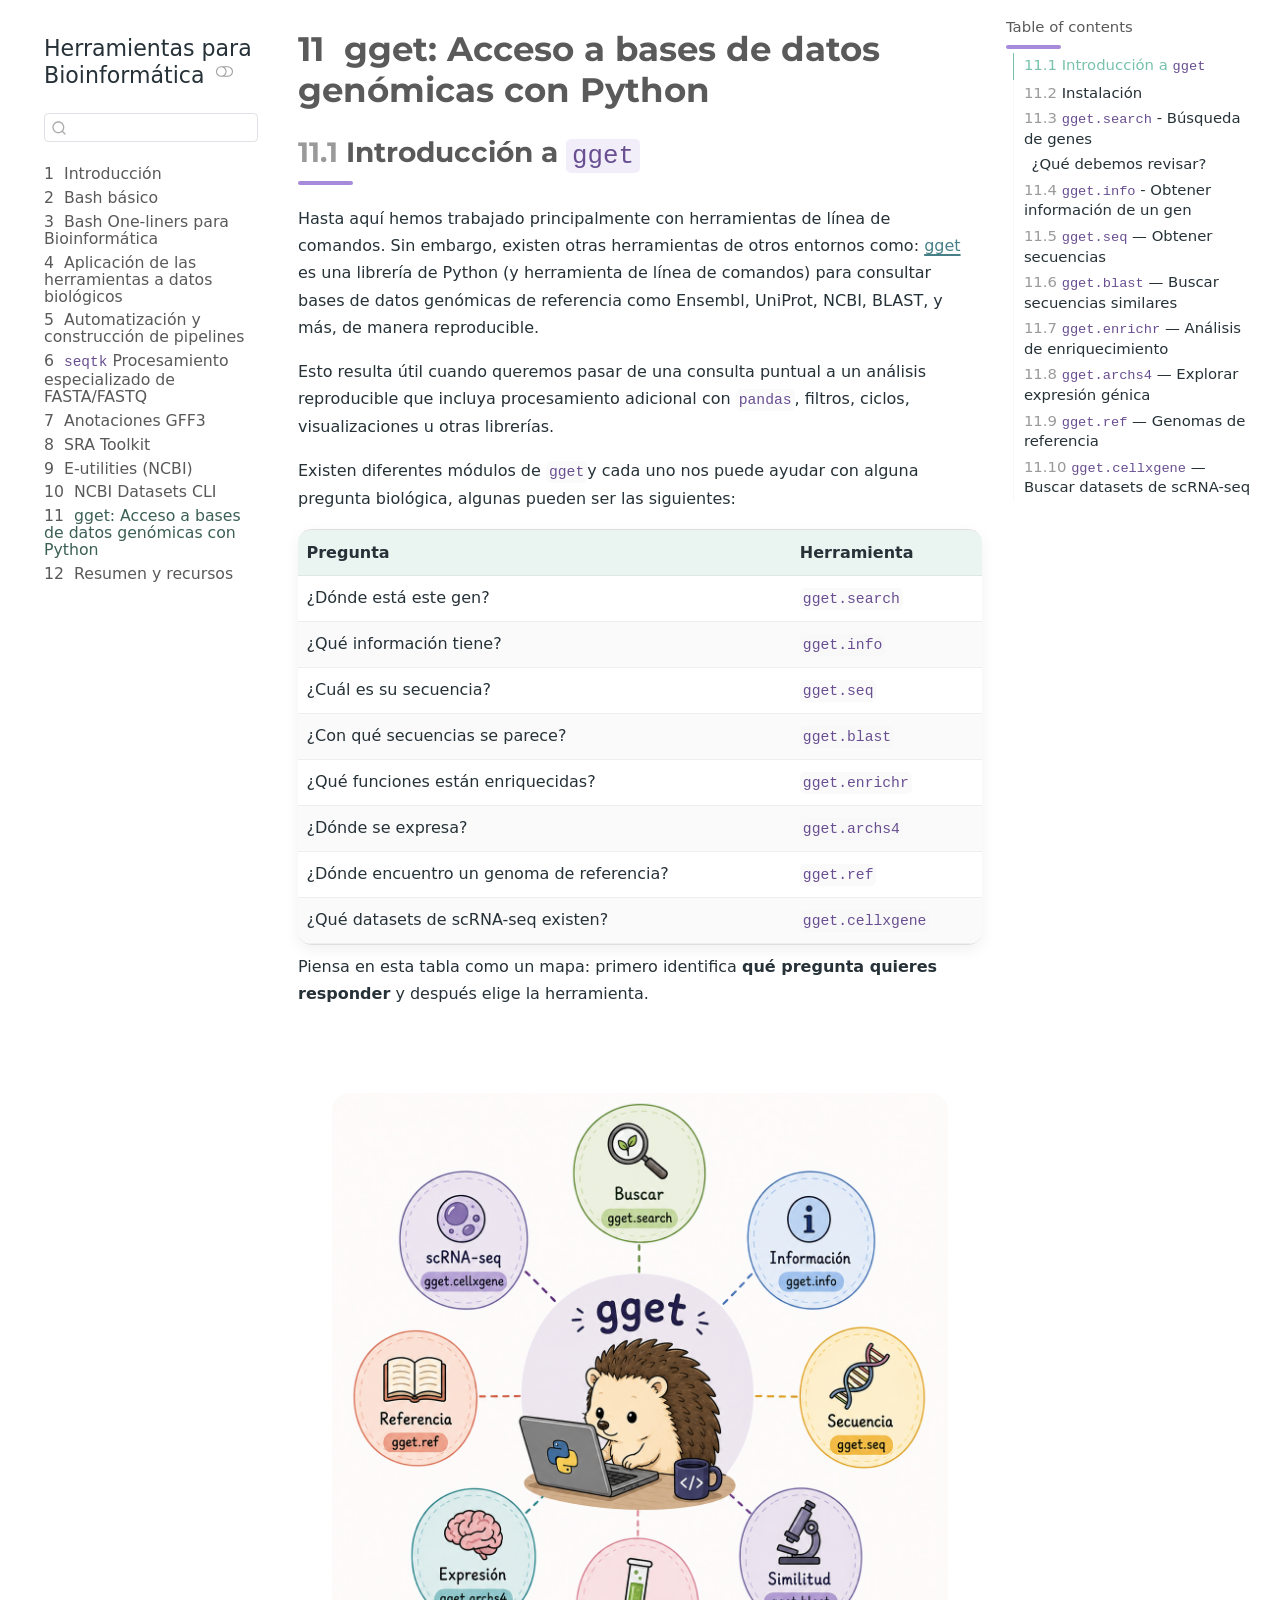
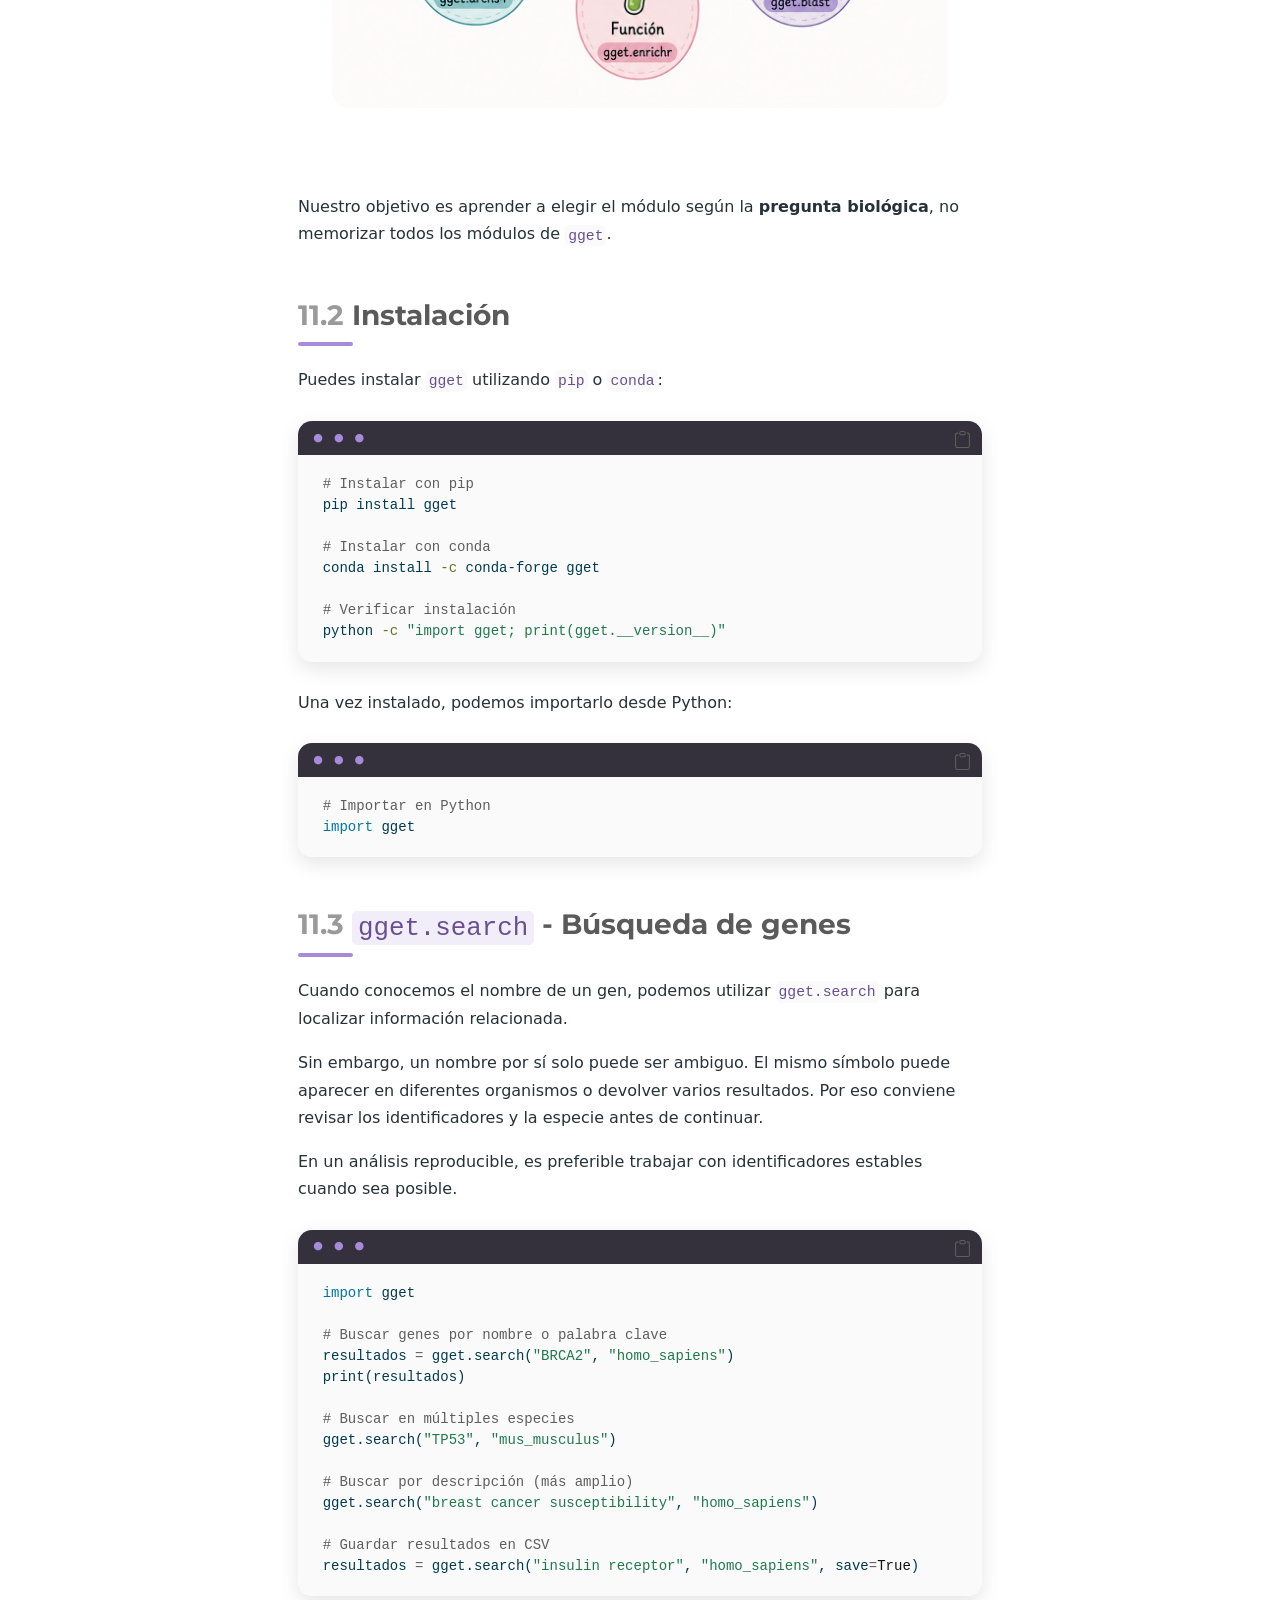
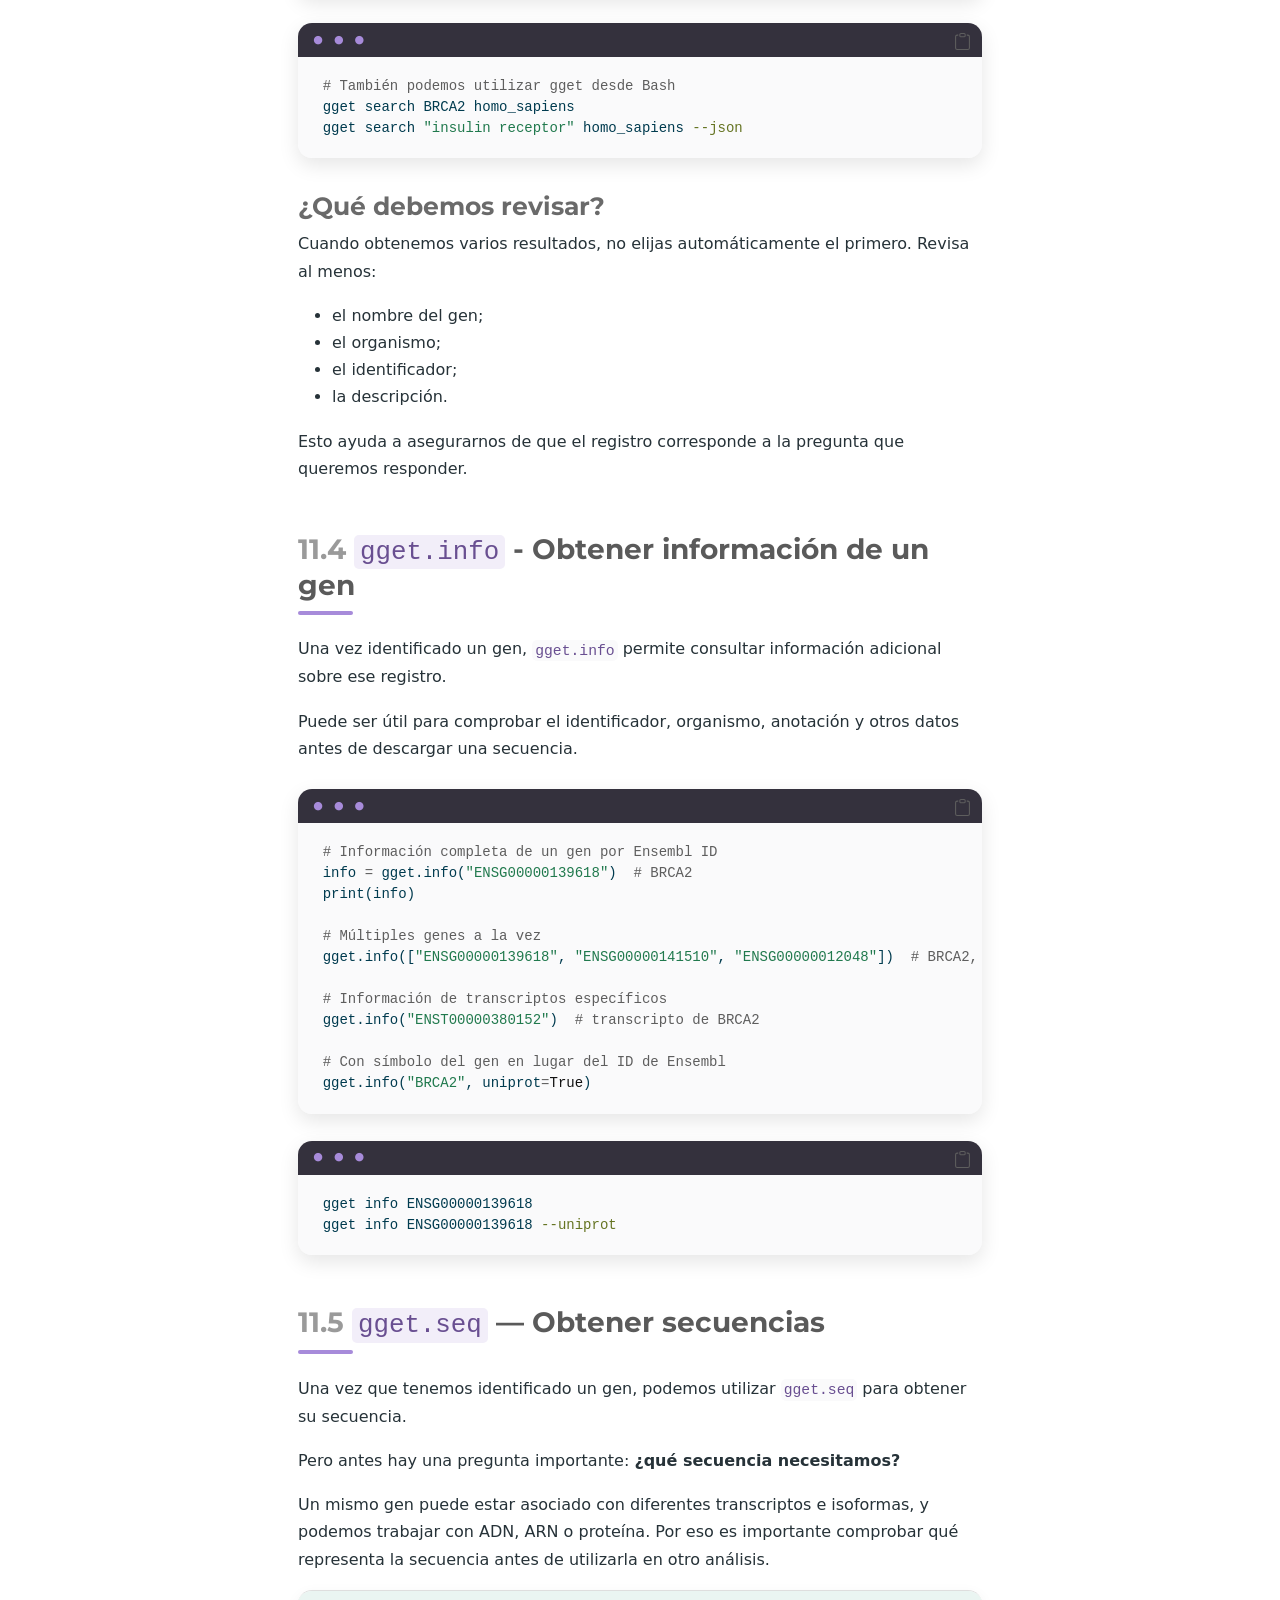
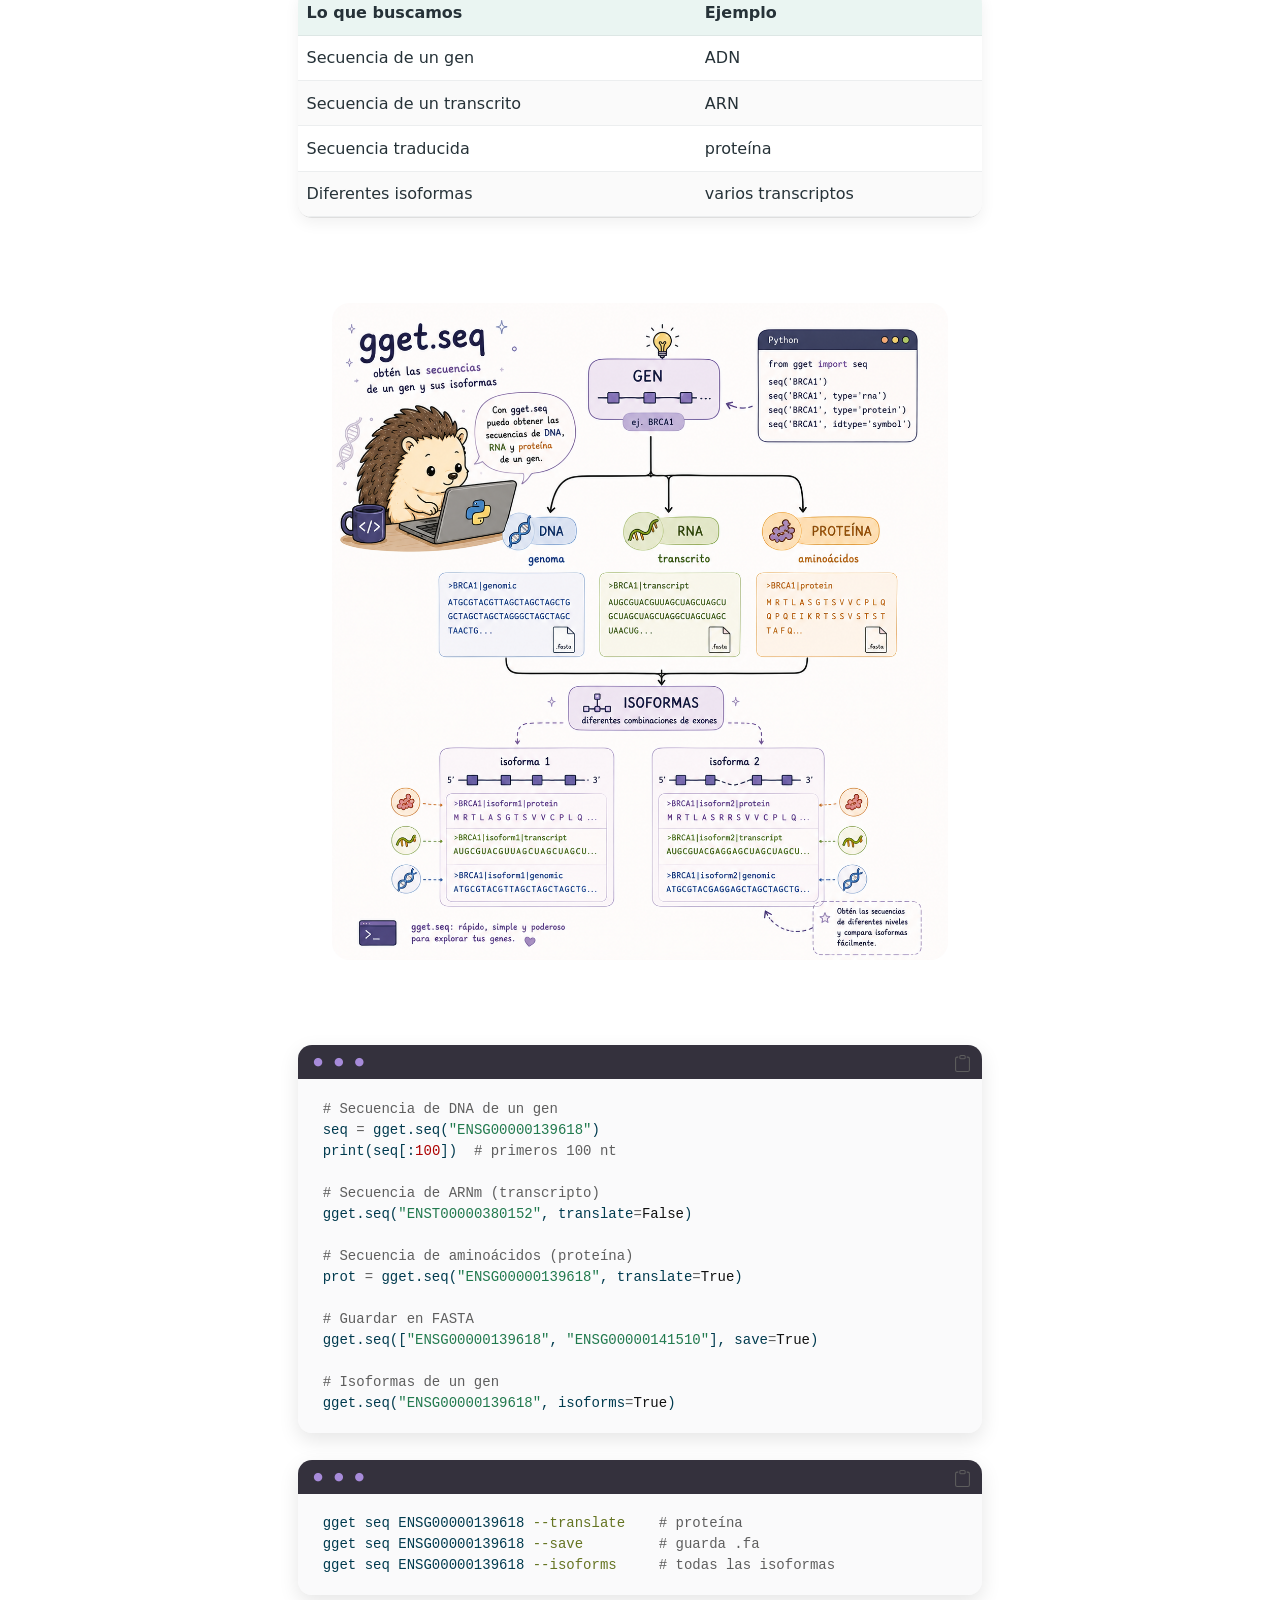
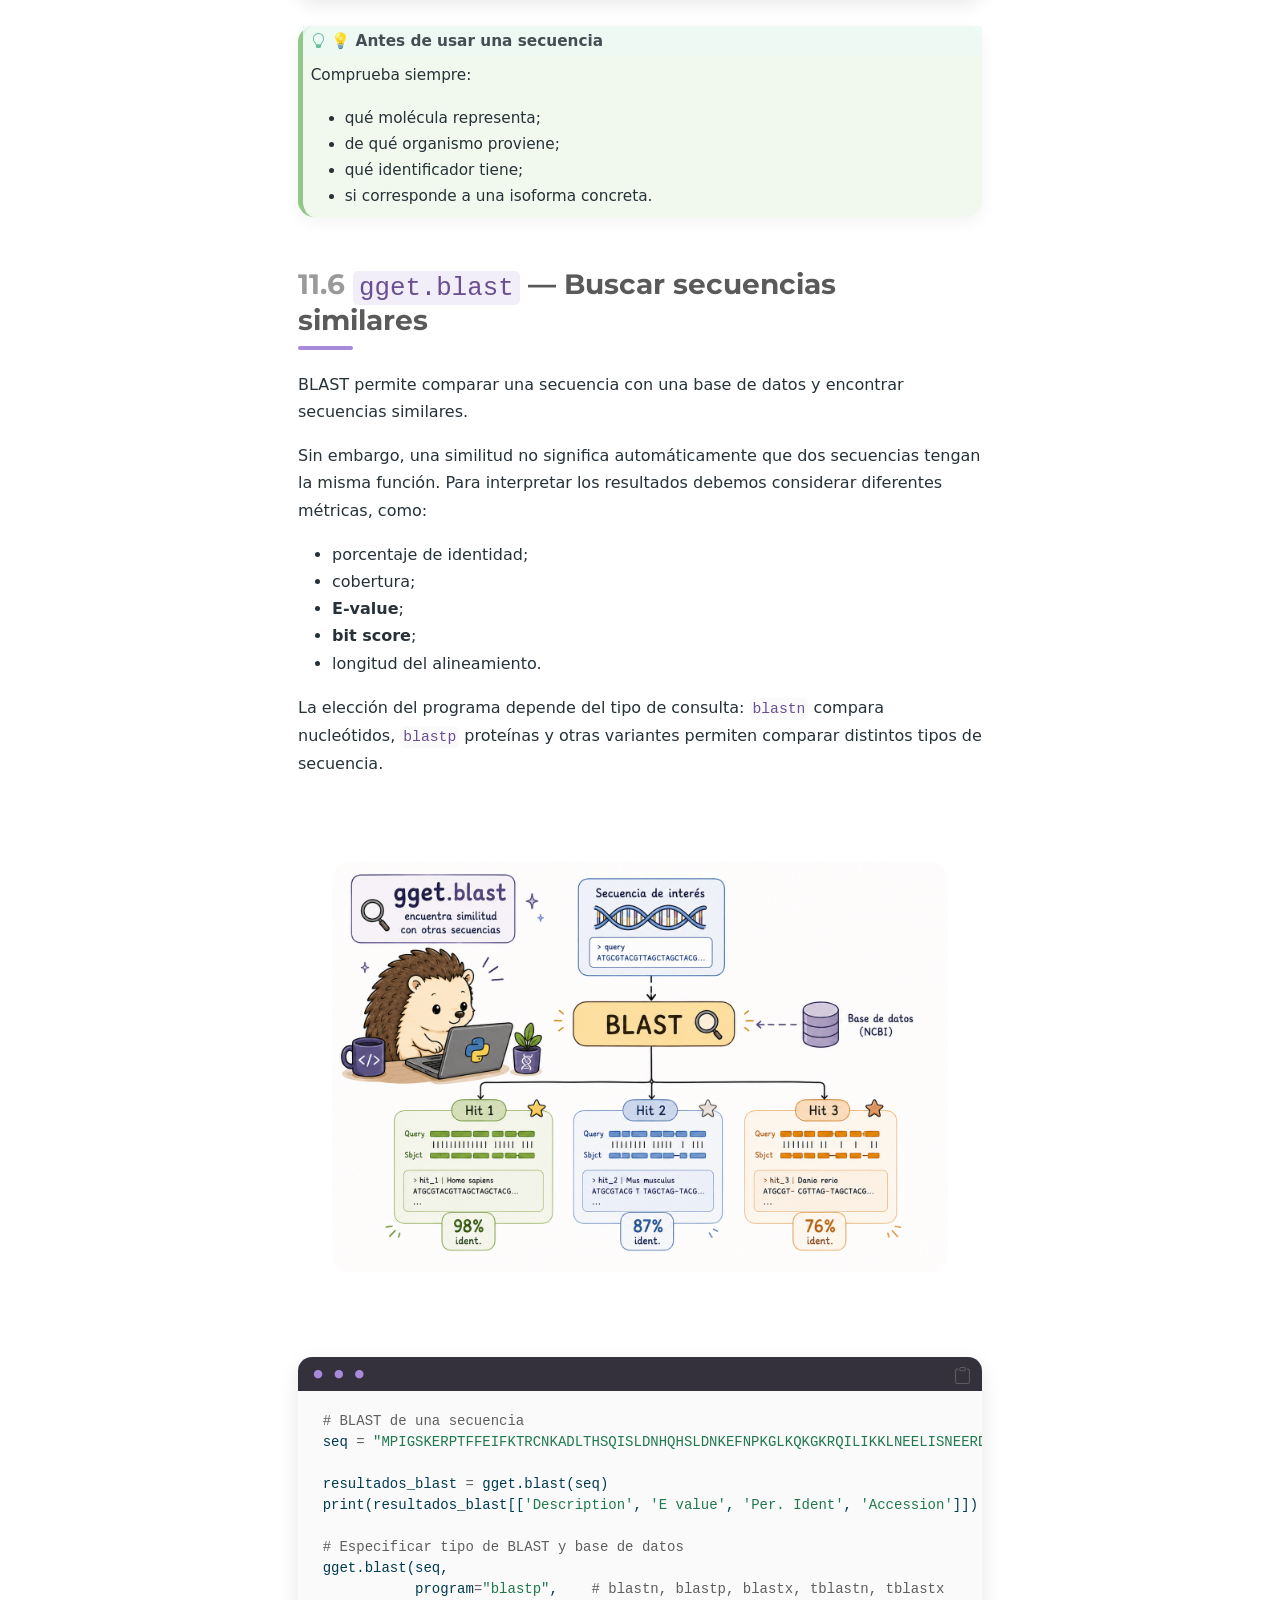
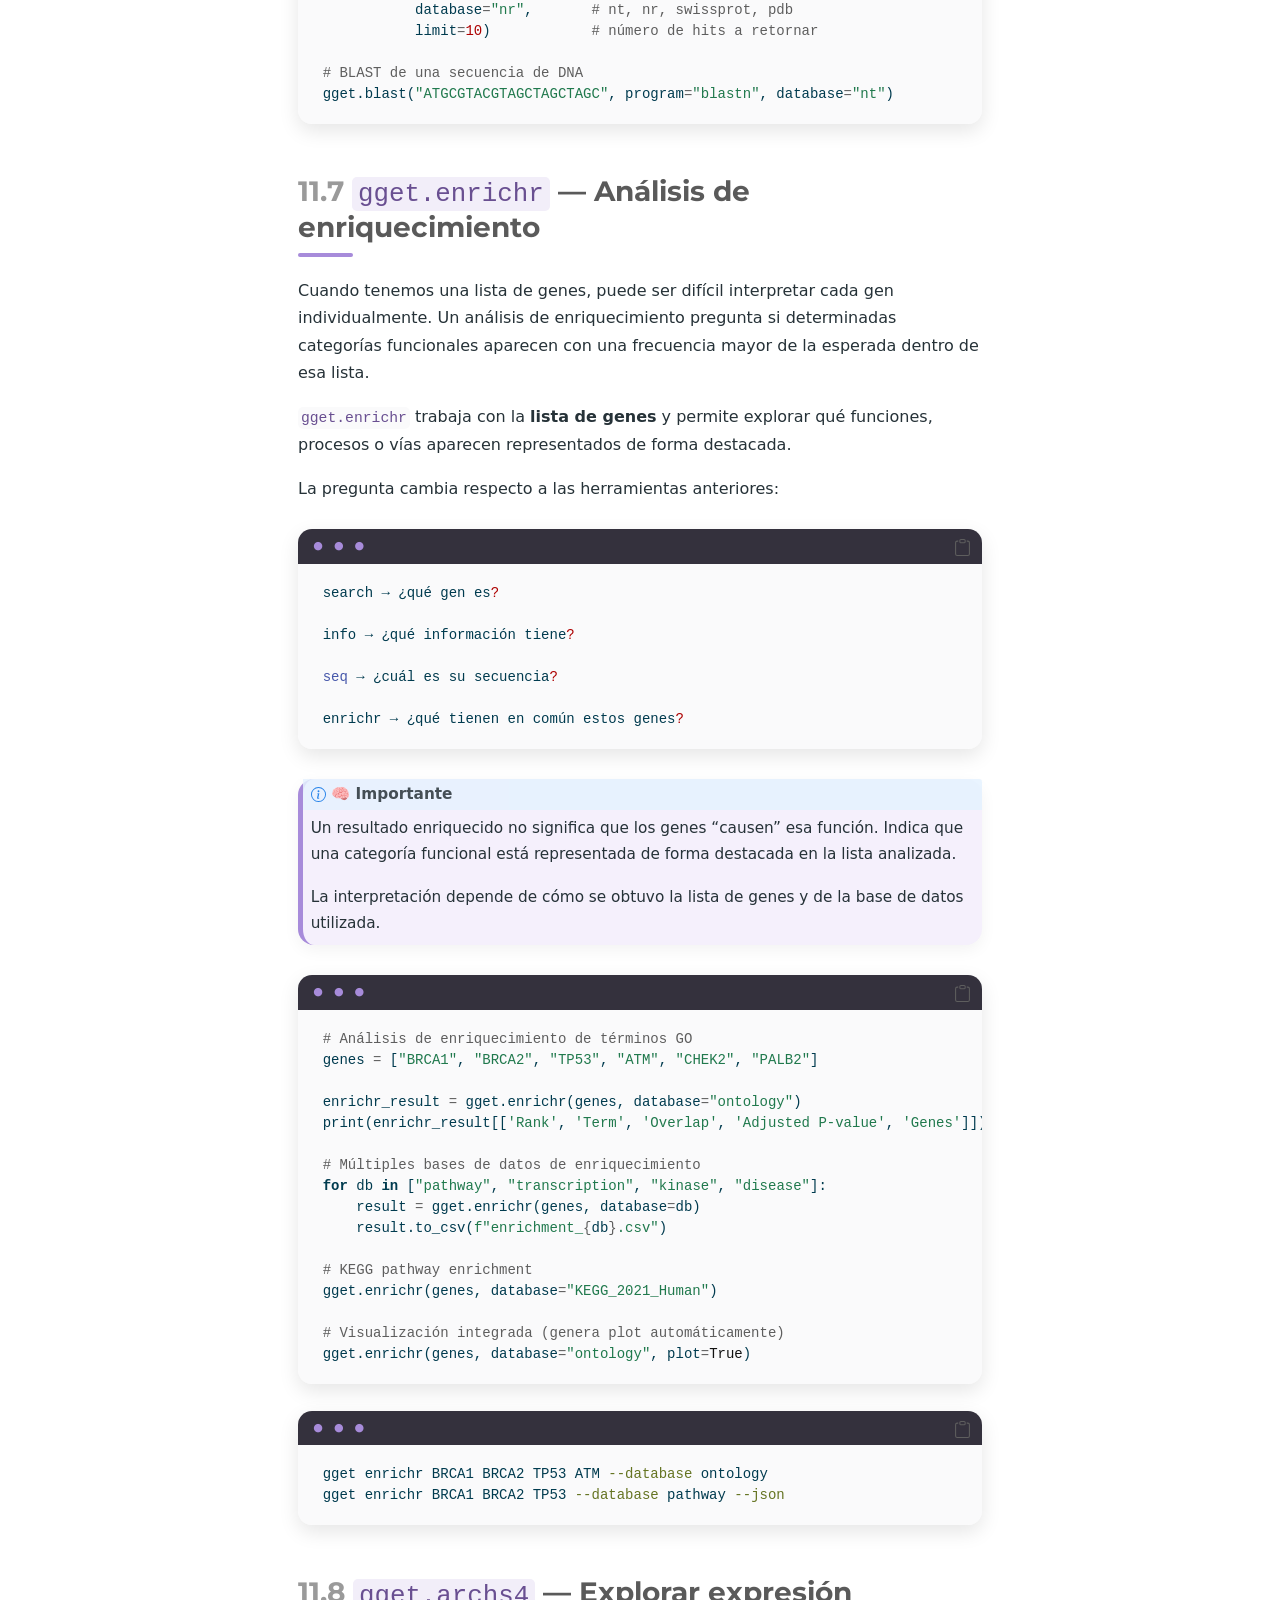
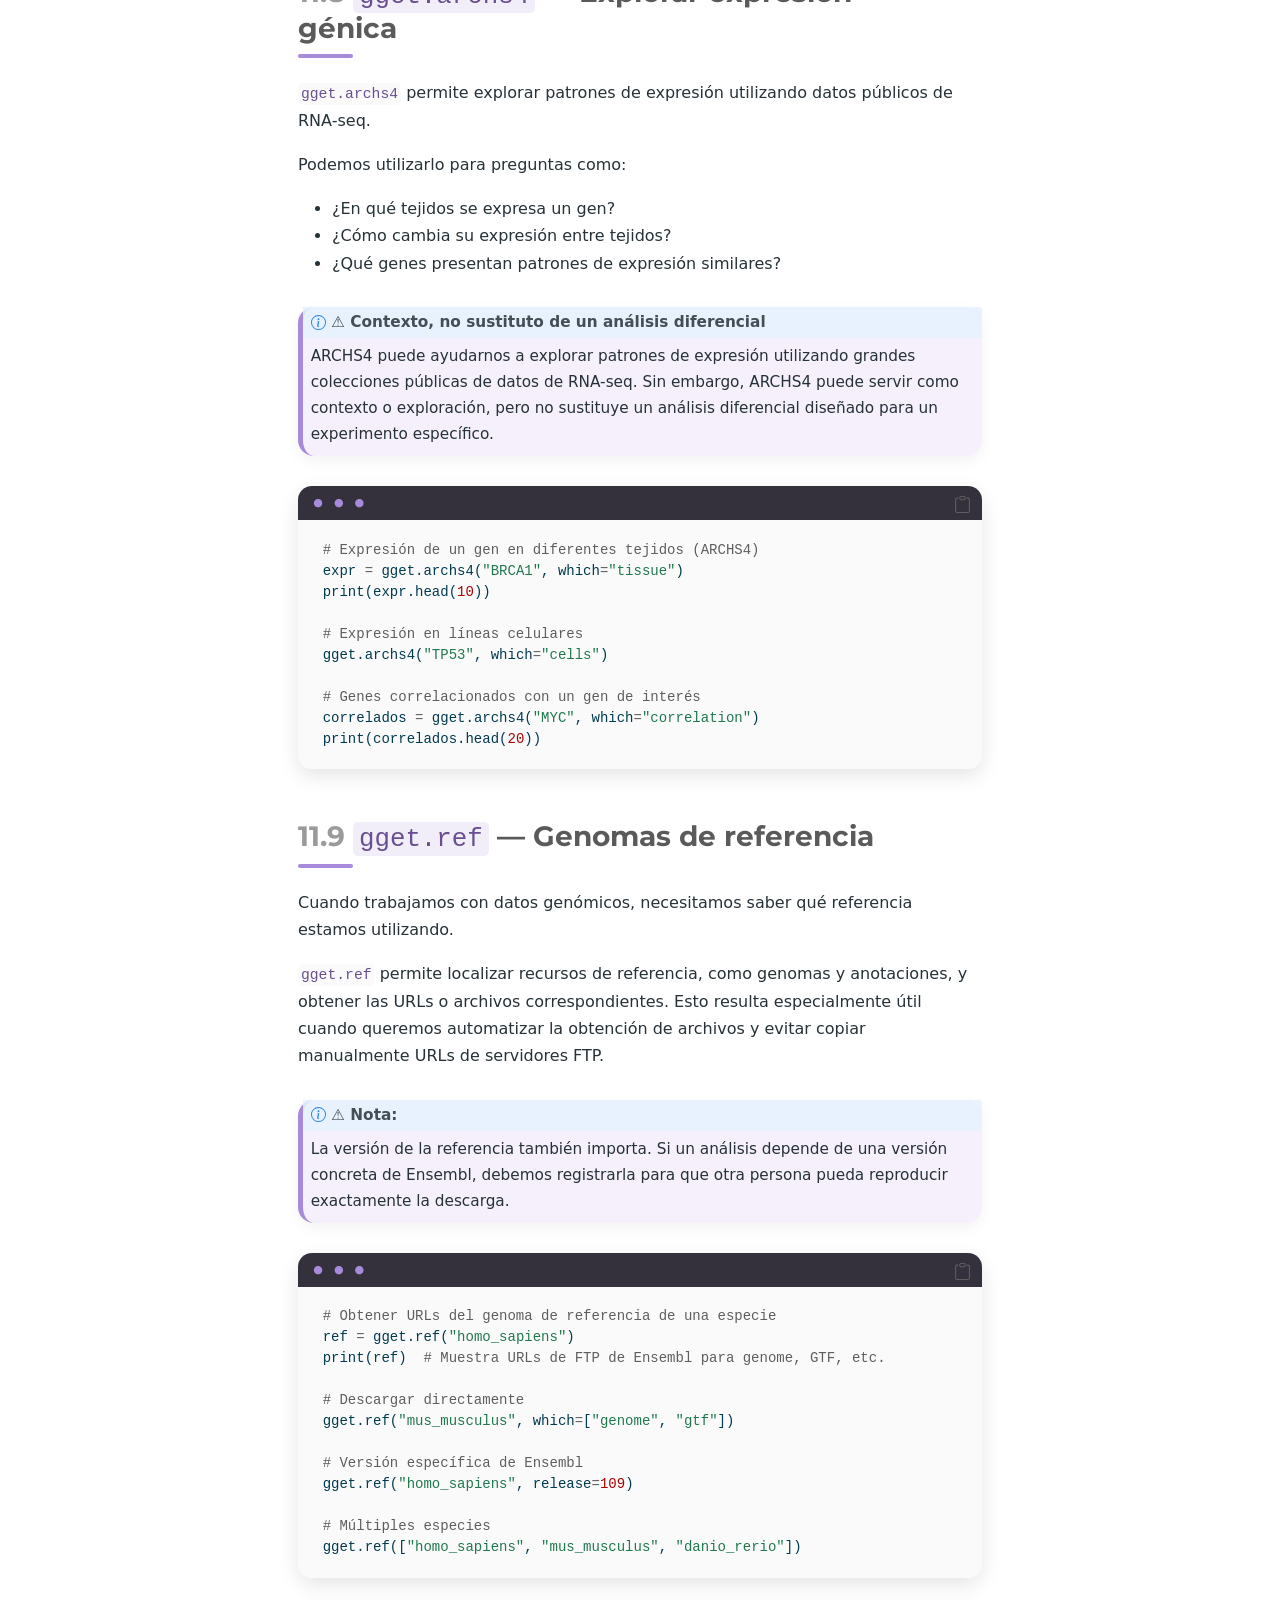
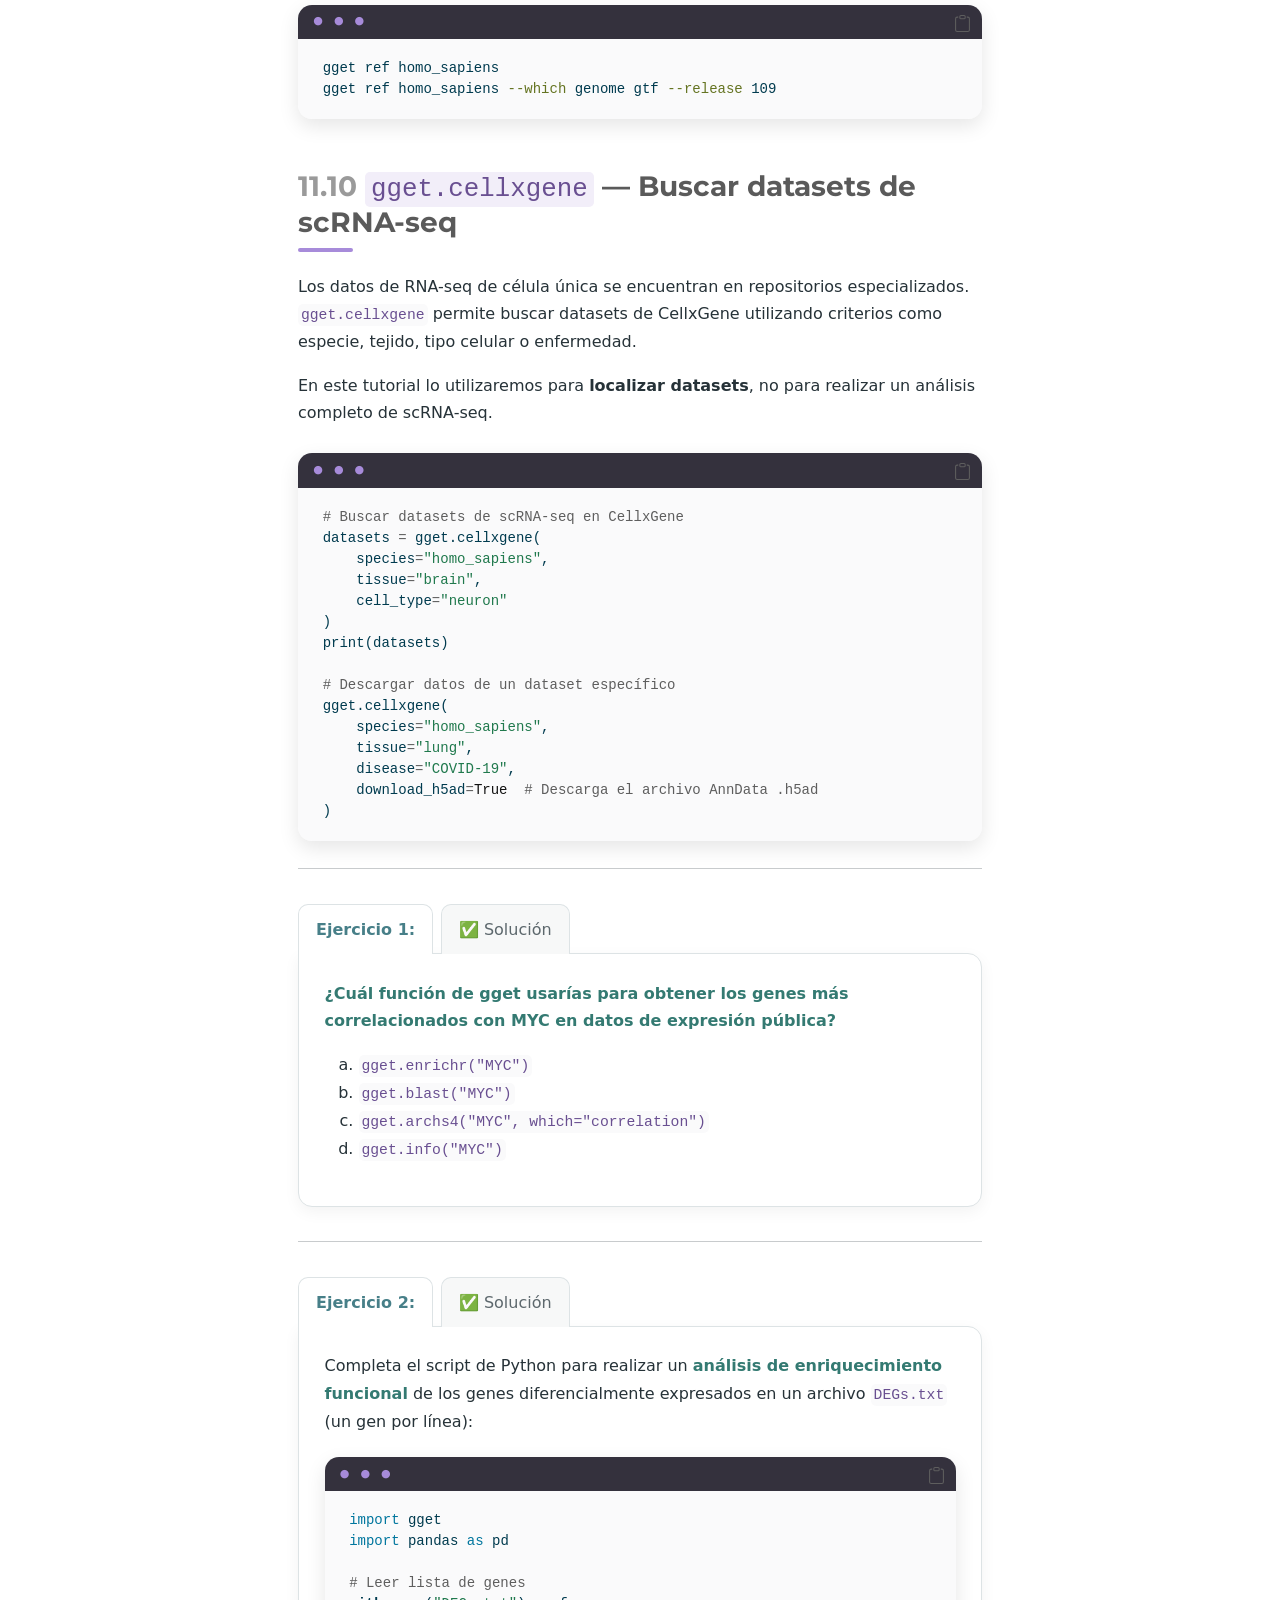
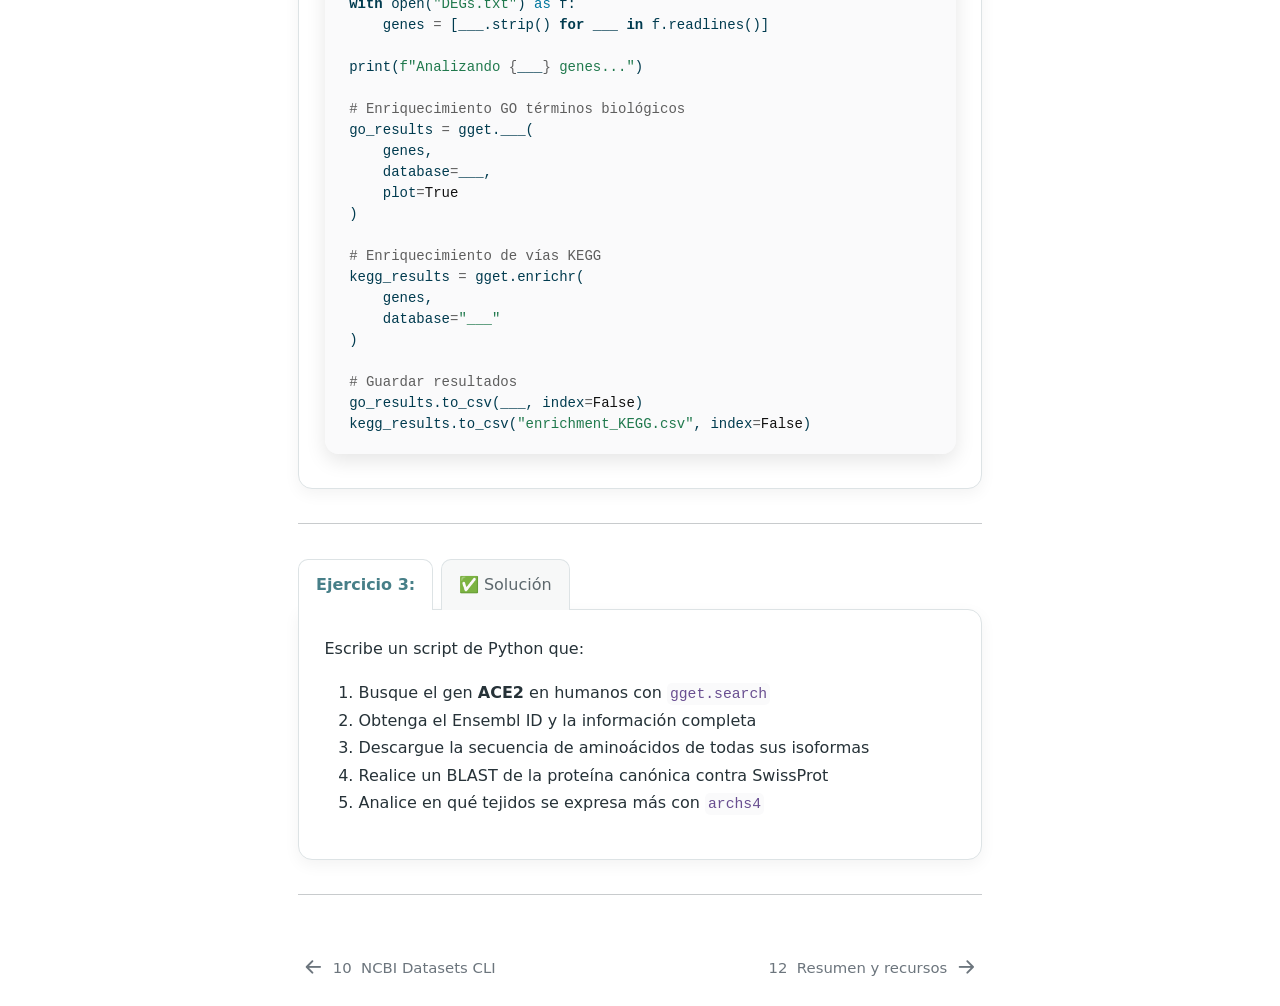
<file: docs/gget.html>
<!DOCTYPE html>
<html xmlns="http://www.w3.org/1999/xhtml" lang="en" xml:lang="en"><head>

<meta charset="utf-8">
<meta name="generator" content="quarto-1.9.38">

<meta name="viewport" content="width=device-width, initial-scale=1.0, user-scalable=yes">


<title>11&nbsp; gget: Acceso a bases de datos genómicas con Python – Herramientas para Bioinformática</title>
<style>
/* Default styles provided by pandoc.
** See https://pandoc.org/MANUAL.html#variables-for-html for config info.
*/
code{white-space: pre-wrap;}
span.smallcaps{font-variant: small-caps;}
div.columns{display: flex; gap: min(4vw, 1.5em);}
div.column{flex: auto; overflow-x: auto;}
div.hanging-indent{margin-left: 1.5em; text-indent: -1.5em;}
ul.task-list{list-style: none;}
ul.task-list li input[type="checkbox"] {
  width: 0.8em;
  margin: 0 0.8em 0.2em -1em; /* quarto-specific, see https://github.com/quarto-dev/quarto-cli/issues/4556 */ 
  vertical-align: middle;
}
/* CSS for syntax highlighting */
html { -webkit-text-size-adjust: 100%; }
pre > code.sourceCode { white-space: pre; position: relative; }
pre > code.sourceCode > span { display: inline-block; line-height: 1.25; }
pre > code.sourceCode > span:empty { height: 1.2em; }
.sourceCode { overflow: visible; }
code.sourceCode > span { color: inherit; text-decoration: inherit; }
div.sourceCode { margin: 1em 0; }
pre.sourceCode { margin: 0; }
@media screen {
div.sourceCode { overflow: auto; }
}
@media print {
pre > code.sourceCode { white-space: pre-wrap; }
pre > code.sourceCode > span { text-indent: -5em; padding-left: 5em; }
}
pre.numberSource code
  { counter-reset: source-line 0; }
pre.numberSource code > span
  { position: relative; left: -4em; counter-increment: source-line; }
pre.numberSource code > span > a:first-child::before
  { content: counter(source-line);
    position: relative; left: -1em; text-align: right; vertical-align: baseline;
    border: none; display: inline-block;
    -webkit-touch-callout: none; -webkit-user-select: none;
    -khtml-user-select: none; -moz-user-select: none;
    -ms-user-select: none; user-select: none;
    padding: 0 4px; width: 4em;
  }
pre.numberSource { margin-left: 3em;  padding-left: 4px; }
div.sourceCode
  {   }
@media screen {
pre > code.sourceCode > span > a:first-child::before { text-decoration: underline; }
}
</style>


<script src="site_libs/quarto-nav/quarto-nav.js"></script>
<script src="site_libs/quarto-nav/headroom.min.js"></script>
<script src="site_libs/clipboard/clipboard.min.js"></script>
<script src="site_libs/quarto-search/autocomplete.umd.js"></script>
<script src="site_libs/quarto-search/fuse.min.js"></script>
<script src="site_libs/quarto-search/quarto-search.js"></script>
<meta name="quarto:offset" content="./">
<link href="./sources.html" rel="next">
<link href="./NCBI_dataset.html" rel="prev">
<script src="site_libs/quarto-html/quarto.js" type="module"></script>
<script src="site_libs/quarto-html/tabsets/tabsets.js" type="module"></script>
<script src="site_libs/quarto-html/popper.min.js"></script>
<script src="site_libs/quarto-html/tippy.umd.min.js"></script>
<script src="site_libs/quarto-html/anchor.min.js"></script>
<link href="site_libs/quarto-html/tippy.css" rel="stylesheet">
<link href="site_libs/quarto-html/quarto-syntax-highlighting-15634bcf2e68342d4ad2dfa704d543f6.css" rel="stylesheet" class="quarto-color-scheme" id="quarto-text-highlighting-styles">
<link href="site_libs/quarto-html/quarto-syntax-highlighting-dark-0a6b7249c26820e032cb0bd839ff02b1.css" rel="stylesheet" class="quarto-color-scheme quarto-color-alternate" id="quarto-text-highlighting-styles">
<link href="site_libs/quarto-html/quarto-syntax-highlighting-15634bcf2e68342d4ad2dfa704d543f6.css" rel="stylesheet" class="quarto-color-scheme-extra" id="quarto-text-highlighting-styles">
<script src="site_libs/bootstrap/bootstrap.min.js"></script>
<link href="site_libs/bootstrap/bootstrap-icons.css" rel="stylesheet">
<link href="site_libs/bootstrap/bootstrap-dd48739e482d666719efe25489baaec7.min.css" rel="stylesheet" append-hash="true" class="quarto-color-scheme" id="quarto-bootstrap" data-mode="light">
<link href="site_libs/bootstrap/bootstrap-dark-c5491cb7295b3d79f070a3ccf938a403.min.css" rel="stylesheet" append-hash="true" class="quarto-color-scheme quarto-color-alternate" id="quarto-bootstrap" data-mode="dark">
<link href="site_libs/bootstrap/bootstrap-dd48739e482d666719efe25489baaec7.min.css" rel="stylesheet" append-hash="true" class="quarto-color-scheme-extra" id="quarto-bootstrap" data-mode="light">
<script id="quarto-search-options" type="application/json">{
  "location": "sidebar",
  "copy-button": false,
  "collapse-after": 3,
  "panel-placement": "start",
  "type": "textbox",
  "limit": 50,
  "keyboard-shortcut": [
    "f",
    "/",
    "s"
  ],
  "show-item-context": false,
  "language": {
    "search-no-results-text": "No results",
    "search-matching-documents-text": "matching documents",
    "search-copy-link-title": "Copy link to search",
    "search-hide-matches-text": "Hide additional matches",
    "search-more-match-text": "more match in this document",
    "search-more-matches-text": "more matches in this document",
    "search-clear-button-title": "Clear",
    "search-text-placeholder": "",
    "search-detached-cancel-button-title": "Cancel",
    "search-submit-button-title": "Submit",
    "search-label": "Search"
  }
}</script>
<style>html{ scroll-behavior: smooth; }</style>


<link rel="stylesheet" href="styles.css">
</head>

<body class="nav-sidebar floating quarto-light"><script id="quarto-html-before-body" type="application/javascript">
    const toggleBodyColorMode = (bsSheetEl) => {
      const mode = bsSheetEl.getAttribute("data-mode");
      const bodyEl = window.document.querySelector("body");
      if (mode === "dark") {
        bodyEl.classList.add("quarto-dark");
        bodyEl.classList.remove("quarto-light");
      } else {
        bodyEl.classList.add("quarto-light");
        bodyEl.classList.remove("quarto-dark");
      }
    }
    const toggleBodyColorPrimary = () => {
      const bsSheetEl = window.document.querySelector("link#quarto-bootstrap:not([rel=disabled-stylesheet])");
      if (bsSheetEl) {
        toggleBodyColorMode(bsSheetEl);
      }
    }
    const setColorSchemeToggle = (alternate) => {
      const toggles = window.document.querySelectorAll('.quarto-color-scheme-toggle');
      for (let i=0; i < toggles.length; i++) {
        const toggle = toggles[i];
        if (toggle) {
          if (alternate) {
            toggle.classList.add("alternate");
          } else {
            toggle.classList.remove("alternate");
          }
        }
      }
    };
    const toggleColorMode = (alternate) => {
      // Switch the stylesheets
      const primaryStylesheets = window.document.querySelectorAll('link.quarto-color-scheme:not(.quarto-color-alternate)');
      const alternateStylesheets = window.document.querySelectorAll('link.quarto-color-scheme.quarto-color-alternate');
      manageTransitions('#quarto-margin-sidebar .nav-link', false);
      if (alternate) {
        // note: dark is layered on light, we don't disable primary!
        enableStylesheet(alternateStylesheets);
        for (const sheetNode of alternateStylesheets) {
          if (sheetNode.id === "quarto-bootstrap") {
            toggleBodyColorMode(sheetNode);
          }
        }
      } else {
        disableStylesheet(alternateStylesheets);
        enableStylesheet(primaryStylesheets)
        toggleBodyColorPrimary();
      }
      manageTransitions('#quarto-margin-sidebar .nav-link', true);
      // Switch the toggles
      setColorSchemeToggle(alternate)
      // Hack to workaround the fact that safari doesn't
      // properly recolor the scrollbar when toggling (#1455)
      if (navigator.userAgent.indexOf('Safari') > 0 && navigator.userAgent.indexOf('Chrome') == -1) {
        manageTransitions("body", false);
        window.scrollTo(0, 1);
        setTimeout(() => {
          window.scrollTo(0, 0);
          manageTransitions("body", true);
        }, 40);
      }
    }
    const disableStylesheet = (stylesheets) => {
      for (let i=0; i < stylesheets.length; i++) {
        const stylesheet = stylesheets[i];
        stylesheet.rel = 'disabled-stylesheet';
      }
    }
    const enableStylesheet = (stylesheets) => {
      for (let i=0; i < stylesheets.length; i++) {
        const stylesheet = stylesheets[i];
        if(stylesheet.rel !== 'stylesheet') { // for Chrome, which will still FOUC without this check
          stylesheet.rel = 'stylesheet';
        }
      }
    }
    const manageTransitions = (selector, allowTransitions) => {
      const els = window.document.querySelectorAll(selector);
      for (let i=0; i < els.length; i++) {
        const el = els[i];
        if (allowTransitions) {
          el.classList.remove('notransition');
        } else {
          el.classList.add('notransition');
        }
      }
    }
    const isFileUrl = () => {
      return window.location.protocol === 'file:';
    }
    const hasAlternateSentinel = () => {
      let styleSentinel = getColorSchemeSentinel();
      if (styleSentinel !== null) {
        return styleSentinel === "alternate";
      } else {
        return false;
      }
    }
    const setStyleSentinel = (alternate) => {
      const value = alternate ? "alternate" : "default";
      if (!isFileUrl()) {
        window.localStorage.setItem("quarto-color-scheme", value);
      } else {
        localAlternateSentinel = value;
      }
    }
    const getColorSchemeSentinel = () => {
      if (!isFileUrl()) {
        const storageValue = window.localStorage.getItem("quarto-color-scheme");
        return storageValue != null ? storageValue : localAlternateSentinel;
      } else {
        return localAlternateSentinel;
      }
    }
    const toggleGiscusIfUsed = (isAlternate, darkModeDefault) => {
      const baseTheme = document.querySelector('#giscus-base-theme')?.value ?? 'light';
      const alternateTheme = document.querySelector('#giscus-alt-theme')?.value ?? 'dark';
      let newTheme = '';
      if(authorPrefersDark) {
        newTheme = isAlternate ? baseTheme : alternateTheme;
      } else {
        newTheme = isAlternate ? alternateTheme : baseTheme;
      }
      const changeGiscusTheme = () => {
        // From: https://github.com/giscus/giscus/issues/336
        const sendMessage = (message) => {
          const iframe = document.querySelector('iframe.giscus-frame');
          if (!iframe) return;
          iframe.contentWindow.postMessage({ giscus: message }, 'https://giscus.app');
        }
        sendMessage({
          setConfig: {
            theme: newTheme
          }
        });
      }
      const isGiscussLoaded = window.document.querySelector('iframe.giscus-frame') !== null;
      if (isGiscussLoaded) {
        changeGiscusTheme();
      }
    };
    const authorPrefersDark = false;
    const darkModeDefault = authorPrefersDark;
      document.querySelector('link#quarto-text-highlighting-styles.quarto-color-scheme-extra').rel = 'disabled-stylesheet';
      document.querySelector('link#quarto-bootstrap.quarto-color-scheme-extra').rel = 'disabled-stylesheet';
    let localAlternateSentinel = darkModeDefault ? 'alternate' : 'default';
    // Dark / light mode switch
    window.quartoToggleColorScheme = () => {
      // Read the current dark / light value
      let toAlternate = !hasAlternateSentinel();
      toggleColorMode(toAlternate);
      setStyleSentinel(toAlternate);
      toggleGiscusIfUsed(toAlternate, darkModeDefault);
      window.dispatchEvent(new Event('resize'));
    };
    // Switch to dark mode if need be
    if (hasAlternateSentinel()) {
      toggleColorMode(true);
    } else {
      toggleColorMode(false);
    }
  </script>

<div id="quarto-search-results"></div>
  <header id="quarto-header" class="headroom fixed-top">
  <nav class="quarto-secondary-nav">
    <div class="container-fluid d-flex">
      <button type="button" class="quarto-btn-toggle btn" data-bs-toggle="collapse" role="button" data-bs-target=".quarto-sidebar-collapse-item" aria-controls="quarto-sidebar" aria-expanded="false" aria-label="Toggle sidebar navigation" onclick="if (window.quartoToggleHeadroom) { window.quartoToggleHeadroom(); }">
        <i class="bi bi-layout-text-sidebar-reverse"></i>
      </button>
        <nav class="quarto-page-breadcrumbs" aria-label="breadcrumb"><ol class="breadcrumb"><li class="breadcrumb-item"><a href="./gget.html"><span class="chapter-number">11</span>&nbsp; <span class="chapter-title">gget: Acceso a bases de datos genómicas con Python</span></a></li></ol></nav>
        <a class="flex-grow-1" role="navigation" data-bs-toggle="collapse" data-bs-target=".quarto-sidebar-collapse-item" aria-controls="quarto-sidebar" aria-expanded="false" aria-label="Toggle sidebar navigation" onclick="if (window.quartoToggleHeadroom) { window.quartoToggleHeadroom(); }">      
        </a>
      <button type="button" class="btn quarto-search-button" aria-label="Search" onclick="window.quartoOpenSearch();">
        <i class="bi bi-search"></i>
      </button>
    </div>
  </nav>
</header>
<!-- content -->
<div id="quarto-content" class="quarto-container page-columns page-rows-contents page-layout-article">
<!-- sidebar -->
  <nav id="quarto-sidebar" class="sidebar collapse collapse-horizontal quarto-sidebar-collapse-item sidebar-navigation floating overflow-auto">
    <div class="pt-lg-2 mt-2 text-left sidebar-header">
    <div class="sidebar-title mb-0 py-0">
      <a href="./">Herramientas para Bioinformática</a> 
        <div class="sidebar-tools-main">
  <a href="" class="quarto-color-scheme-toggle quarto-navigation-tool  px-1" onclick="window.quartoToggleColorScheme(); return false;" title="Toggle dark mode"><i class="bi"></i></a>
</div>
    </div>
      </div>
        <div class="mt-2 flex-shrink-0 align-items-center">
        <div class="sidebar-search">
        <div id="quarto-search" class="" title="Search"></div>
        </div>
        </div>
    <div class="sidebar-menu-container"> 
    <ul class="list-unstyled mt-1">
        <li class="sidebar-item">
  <div class="sidebar-item-container"> 
  <a href="./index.html" class="sidebar-item-text sidebar-link">
 <span class="menu-text"><span class="chapter-number">1</span>&nbsp; <span class="chapter-title">Introducción</span></span></a>
  </div>
</li>
        <li class="sidebar-item">
  <div class="sidebar-item-container"> 
  <a href="./bash_basics.html" class="sidebar-item-text sidebar-link">
 <span class="menu-text"><span class="chapter-number">2</span>&nbsp; <span class="chapter-title">Bash básico</span></span></a>
  </div>
</li>
        <li class="sidebar-item">
  <div class="sidebar-item-container"> 
  <a href="./bash_one_liners.html" class="sidebar-item-text sidebar-link">
 <span class="menu-text"><span class="chapter-number">3</span>&nbsp; <span class="chapter-title">Bash One-liners para Bioinformática</span></span></a>
  </div>
</li>
        <li class="sidebar-item">
  <div class="sidebar-item-container"> 
  <a href="./one_liners_and_bioinformatics.html" class="sidebar-item-text sidebar-link">
 <span class="menu-text"><span class="chapter-number">4</span>&nbsp; <span class="chapter-title">Aplicación de las herramientas a datos biológicos</span></span></a>
  </div>
</li>
        <li class="sidebar-item">
  <div class="sidebar-item-container"> 
  <a href="./automatization.html" class="sidebar-item-text sidebar-link">
 <span class="menu-text"><span class="chapter-number">5</span>&nbsp; <span class="chapter-title">Automatización y construcción de pipelines</span></span></a>
  </div>
</li>
        <li class="sidebar-item">
  <div class="sidebar-item-container"> 
  <a href="./seqtk.html" class="sidebar-item-text sidebar-link">
 <span class="menu-text"><span class="chapter-number">6</span>&nbsp; <span class="chapter-title"><code>seqtk</code> Procesamiento especializado de FASTA/FASTQ</span></span></a>
  </div>
</li>
        <li class="sidebar-item">
  <div class="sidebar-item-container"> 
  <a href="./gff3.html" class="sidebar-item-text sidebar-link">
 <span class="menu-text"><span class="chapter-number">7</span>&nbsp; <span class="chapter-title">Anotaciones GFF3</span></span></a>
  </div>
</li>
        <li class="sidebar-item">
  <div class="sidebar-item-container"> 
  <a href="./SRA_toolkit.html" class="sidebar-item-text sidebar-link">
 <span class="menu-text"><span class="chapter-number">8</span>&nbsp; <span class="chapter-title">SRA Toolkit</span></span></a>
  </div>
</li>
        <li class="sidebar-item">
  <div class="sidebar-item-container"> 
  <a href="./e_utilities.html" class="sidebar-item-text sidebar-link">
 <span class="menu-text"><span class="chapter-number">9</span>&nbsp; <span class="chapter-title">E-utilities (NCBI)</span></span></a>
  </div>
</li>
        <li class="sidebar-item">
  <div class="sidebar-item-container"> 
  <a href="./NCBI_dataset.html" class="sidebar-item-text sidebar-link">
 <span class="menu-text"><span class="chapter-number">10</span>&nbsp; <span class="chapter-title">NCBI Datasets CLI</span></span></a>
  </div>
</li>
        <li class="sidebar-item">
  <div class="sidebar-item-container"> 
  <a href="./gget.html" class="sidebar-item-text sidebar-link active">
 <span class="menu-text"><span class="chapter-number">11</span>&nbsp; <span class="chapter-title">gget: Acceso a bases de datos genómicas con Python</span></span></a>
  </div>
</li>
        <li class="sidebar-item">
  <div class="sidebar-item-container"> 
  <a href="./sources.html" class="sidebar-item-text sidebar-link">
 <span class="menu-text"><span class="chapter-number">12</span>&nbsp; <span class="chapter-title">Resumen y recursos</span></span></a>
  </div>
</li>
    </ul>
    </div>
</nav>
<div id="quarto-sidebar-glass" class="quarto-sidebar-collapse-item" data-bs-toggle="collapse" data-bs-target=".quarto-sidebar-collapse-item"></div>
<!-- margin-sidebar -->
    <div id="quarto-margin-sidebar" class="sidebar margin-sidebar">
        <nav id="TOC" role="doc-toc" class="toc-active">
    <h2 id="toc-title">Table of contents</h2>
   
  <ul>
  <li><a href="#introducción-a-gget" id="toc-introducción-a-gget" class="nav-link active" data-scroll-target="#introducción-a-gget"><span class="header-section-number">11.1</span> Introducción a <code>gget</code></a></li>
  <li><a href="#instalación" id="toc-instalación" class="nav-link" data-scroll-target="#instalación"><span class="header-section-number">11.2</span> Instalación</a></li>
  <li><a href="#gget.search---búsqueda-de-genes" id="toc-gget.search---búsqueda-de-genes" class="nav-link" data-scroll-target="#gget.search---búsqueda-de-genes"><span class="header-section-number">11.3</span> <code>gget.search</code> - Búsqueda de genes</a>
  <ul>
  <li><a href="#qué-debemos-revisar" id="toc-qué-debemos-revisar" class="nav-link" data-scroll-target="#qué-debemos-revisar">¿Qué debemos revisar?</a></li>
  </ul></li>
  <li><a href="#gget.info---obtener-información-de-un-gen" id="toc-gget.info---obtener-información-de-un-gen" class="nav-link" data-scroll-target="#gget.info---obtener-información-de-un-gen"><span class="header-section-number">11.4</span> <code>gget.info</code> - Obtener información de un gen</a></li>
  <li><a href="#gget.seq-obtener-secuencias" id="toc-gget.seq-obtener-secuencias" class="nav-link" data-scroll-target="#gget.seq-obtener-secuencias"><span class="header-section-number">11.5</span> <code>gget.seq</code> — Obtener secuencias</a></li>
  <li><a href="#gget.blast-buscar-secuencias-similares" id="toc-gget.blast-buscar-secuencias-similares" class="nav-link" data-scroll-target="#gget.blast-buscar-secuencias-similares"><span class="header-section-number">11.6</span> <code>gget.blast</code> — Buscar secuencias similares</a></li>
  <li><a href="#gget.enrichr-análisis-de-enriquecimiento" id="toc-gget.enrichr-análisis-de-enriquecimiento" class="nav-link" data-scroll-target="#gget.enrichr-análisis-de-enriquecimiento"><span class="header-section-number">11.7</span> <code>gget.enrichr</code> — Análisis de enriquecimiento</a></li>
  <li><a href="#gget.archs4-explorar-expresión-génica" id="toc-gget.archs4-explorar-expresión-génica" class="nav-link" data-scroll-target="#gget.archs4-explorar-expresión-génica"><span class="header-section-number">11.8</span> <code>gget.archs4</code> — Explorar expresión génica</a></li>
  <li><a href="#gget.ref-genomas-de-referencia" id="toc-gget.ref-genomas-de-referencia" class="nav-link" data-scroll-target="#gget.ref-genomas-de-referencia"><span class="header-section-number">11.9</span> <code>gget.ref</code> — Genomas de referencia</a></li>
  <li><a href="#gget.cellxgene-buscar-datasets-de-scrna-seq" id="toc-gget.cellxgene-buscar-datasets-de-scrna-seq" class="nav-link" data-scroll-target="#gget.cellxgene-buscar-datasets-de-scrna-seq"><span class="header-section-number">11.10</span> <code>gget.cellxgene</code> — Buscar datasets de scRNA-seq</a></li>
  </ul>
</nav>
    </div>
<!-- main -->
<main class="content" id="quarto-document-content">


<header id="title-block-header" class="quarto-title-block default">
<div class="quarto-title">
<h1 class="title"><span class="chapter-number">11</span>&nbsp; <span class="chapter-title">gget: Acceso a bases de datos genómicas con Python</span></h1>
</div>



<div class="quarto-title-meta">

    
  
    
  </div>
  


</header>


<section id="introducción-a-gget" class="level2" data-number="11.1">
<h2 data-number="11.1" class="anchored" data-anchor-id="introducción-a-gget"><span class="header-section-number">11.1</span> Introducción a <code>gget</code></h2>
<p>Hasta aquí hemos trabajado principalmente con herramientas de línea de comandos. Sin embargo, existen otras herramientas de otros entornos como: <a href="https://github.com/pachterlab/gget">gget</a> es una librería de Python (y herramienta de línea de comandos) para consultar bases de datos genómicas de referencia como Ensembl, UniProt, NCBI, BLAST, y más, de manera reproducible.</p>
<p>Esto resulta útil cuando queremos pasar de una consulta puntual a un análisis reproducible que incluya procesamiento adicional con <code>pandas</code>, filtros, ciclos, visualizaciones u otras librerías.</p>
<p>Existen diferentes módulos de <code>gget</code>y cada uno nos puede ayudar con alguna pregunta biológica, algunas pueden ser las siguientes:</p>
<table class="caption-top table">
<thead>
<tr class="header">
<th>Pregunta</th>
<th>Herramienta</th>
</tr>
</thead>
<tbody>
<tr class="odd">
<td>¿Dónde está este gen?</td>
<td><code>gget.search</code></td>
</tr>
<tr class="even">
<td>¿Qué información tiene?</td>
<td><code>gget.info</code></td>
</tr>
<tr class="odd">
<td>¿Cuál es su secuencia?</td>
<td><code>gget.seq</code></td>
</tr>
<tr class="even">
<td>¿Con qué secuencias se parece?</td>
<td><code>gget.blast</code></td>
</tr>
<tr class="odd">
<td>¿Qué funciones están enriquecidas?</td>
<td><code>gget.enrichr</code></td>
</tr>
<tr class="even">
<td>¿Dónde se expresa?</td>
<td><code>gget.archs4</code></td>
</tr>
<tr class="odd">
<td>¿Dónde encuentro un genoma de referencia?</td>
<td><code>gget.ref</code></td>
</tr>
<tr class="even">
<td>¿Qué datasets de scRNA-seq existen?</td>
<td><code>gget.cellxgene</code></td>
</tr>
</tbody>
</table>
<p>Piensa en esta tabla como un mapa: primero identifica <strong>qué pregunta quieres responder</strong> y después elige la herramienta.</p>
<div class="quarto-figure quarto-figure-center">
<figure class="figure">
<p><img src="figures/gget_modules.png" class="img-fluid quarto-figure quarto-figure-center figure-img" style="width:90.0%"></p>
</figure>
</div>
<p>Nuestro objetivo es aprender a elegir el módulo según la <strong>pregunta biológica</strong>, no memorizar todos los módulos de <code>gget</code>.</p>
</section>
<section id="instalación" class="level2" data-number="11.2">
<h2 data-number="11.2" class="anchored" data-anchor-id="instalación"><span class="header-section-number">11.2</span> Instalación</h2>
<p>Puedes instalar <code>gget</code> utilizando <code>pip</code> o <code>conda</code>:</p>
<div class="code-copy-outer-scaffold"><div class="sourceCode" id="cb1"><pre class="sourceCode bash code-with-copy"><code class="sourceCode bash"><span id="cb1-1"><a href="#cb1-1" aria-hidden="true" tabindex="-1"></a><span class="co"># Instalar con pip</span></span>
<span id="cb1-2"><a href="#cb1-2" aria-hidden="true" tabindex="-1"></a><span class="ex">pip</span> install gget</span>
<span id="cb1-3"><a href="#cb1-3" aria-hidden="true" tabindex="-1"></a></span>
<span id="cb1-4"><a href="#cb1-4" aria-hidden="true" tabindex="-1"></a><span class="co"># Instalar con conda</span></span>
<span id="cb1-5"><a href="#cb1-5" aria-hidden="true" tabindex="-1"></a><span class="ex">conda</span> install <span class="at">-c</span> conda-forge gget</span>
<span id="cb1-6"><a href="#cb1-6" aria-hidden="true" tabindex="-1"></a></span>
<span id="cb1-7"><a href="#cb1-7" aria-hidden="true" tabindex="-1"></a><span class="co"># Verificar instalación</span></span>
<span id="cb1-8"><a href="#cb1-8" aria-hidden="true" tabindex="-1"></a><span class="ex">python</span> <span class="at">-c</span> <span class="st">"import gget; print(gget.__version__)"</span></span></code></pre></div><button title="Copy to Clipboard" class="code-copy-button"><i class="bi"></i></button></div>
<p>Una vez instalado, podemos importarlo desde Python:</p>
<div class="code-copy-outer-scaffold"><div class="sourceCode" id="cb2"><pre class="sourceCode python code-with-copy"><code class="sourceCode python"><span id="cb2-1"><a href="#cb2-1" aria-hidden="true" tabindex="-1"></a><span class="co"># Importar en Python</span></span>
<span id="cb2-2"><a href="#cb2-2" aria-hidden="true" tabindex="-1"></a><span class="im">import</span> gget</span></code></pre></div><button title="Copy to Clipboard" class="code-copy-button"><i class="bi"></i></button></div>
</section>
<section id="gget.search---búsqueda-de-genes" class="level2" data-number="11.3">
<h2 data-number="11.3" class="anchored" data-anchor-id="gget.search---búsqueda-de-genes"><span class="header-section-number">11.3</span> <code>gget.search</code> - Búsqueda de genes</h2>
<p>Cuando conocemos el nombre de un gen, podemos utilizar <code>gget.search</code> para localizar información relacionada.</p>
<p>Sin embargo, un nombre por sí solo puede ser ambiguo. El mismo símbolo puede aparecer en diferentes organismos o devolver varios resultados. Por eso conviene revisar los identificadores y la especie antes de continuar.</p>
<p>En un análisis reproducible, es preferible trabajar con identificadores estables cuando sea posible.</p>
<div class="code-copy-outer-scaffold"><div class="sourceCode" id="cb3"><pre class="sourceCode python code-with-copy"><code class="sourceCode python"><span id="cb3-1"><a href="#cb3-1" aria-hidden="true" tabindex="-1"></a><span class="im">import</span> gget</span>
<span id="cb3-2"><a href="#cb3-2" aria-hidden="true" tabindex="-1"></a></span>
<span id="cb3-3"><a href="#cb3-3" aria-hidden="true" tabindex="-1"></a><span class="co"># Buscar genes por nombre o palabra clave</span></span>
<span id="cb3-4"><a href="#cb3-4" aria-hidden="true" tabindex="-1"></a>resultados <span class="op">=</span> gget.search(<span class="st">"BRCA2"</span>, <span class="st">"homo_sapiens"</span>)</span>
<span id="cb3-5"><a href="#cb3-5" aria-hidden="true" tabindex="-1"></a><span class="bu">print</span>(resultados)</span>
<span id="cb3-6"><a href="#cb3-6" aria-hidden="true" tabindex="-1"></a></span>
<span id="cb3-7"><a href="#cb3-7" aria-hidden="true" tabindex="-1"></a><span class="co"># Buscar en múltiples especies</span></span>
<span id="cb3-8"><a href="#cb3-8" aria-hidden="true" tabindex="-1"></a>gget.search(<span class="st">"TP53"</span>, <span class="st">"mus_musculus"</span>)</span>
<span id="cb3-9"><a href="#cb3-9" aria-hidden="true" tabindex="-1"></a></span>
<span id="cb3-10"><a href="#cb3-10" aria-hidden="true" tabindex="-1"></a><span class="co"># Buscar por descripción (más amplio)</span></span>
<span id="cb3-11"><a href="#cb3-11" aria-hidden="true" tabindex="-1"></a>gget.search(<span class="st">"breast cancer susceptibility"</span>, <span class="st">"homo_sapiens"</span>)</span>
<span id="cb3-12"><a href="#cb3-12" aria-hidden="true" tabindex="-1"></a></span>
<span id="cb3-13"><a href="#cb3-13" aria-hidden="true" tabindex="-1"></a><span class="co"># Guardar resultados en CSV</span></span>
<span id="cb3-14"><a href="#cb3-14" aria-hidden="true" tabindex="-1"></a>resultados <span class="op">=</span> gget.search(<span class="st">"insulin receptor"</span>, <span class="st">"homo_sapiens"</span>, save<span class="op">=</span><span class="va">True</span>)</span></code></pre></div><button title="Copy to Clipboard" class="code-copy-button"><i class="bi"></i></button></div>
<div class="code-copy-outer-scaffold"><div class="sourceCode" id="cb4"><pre class="sourceCode bash code-with-copy"><code class="sourceCode bash"><span id="cb4-1"><a href="#cb4-1" aria-hidden="true" tabindex="-1"></a><span class="co"># También podemos utilizar gget desde Bash</span></span>
<span id="cb4-2"><a href="#cb4-2" aria-hidden="true" tabindex="-1"></a><span class="ex">gget</span> search BRCA2 homo_sapiens</span>
<span id="cb4-3"><a href="#cb4-3" aria-hidden="true" tabindex="-1"></a><span class="ex">gget</span> search <span class="st">"insulin receptor"</span> homo_sapiens <span class="at">--json</span></span></code></pre></div><button title="Copy to Clipboard" class="code-copy-button"><i class="bi"></i></button></div>
<section id="qué-debemos-revisar" class="level3 unnumbered">
<h3 class="unnumbered anchored" data-anchor-id="qué-debemos-revisar">¿Qué debemos revisar?</h3>
<p>Cuando obtenemos varios resultados, no elijas automáticamente el primero. Revisa al menos:</p>
<ul>
<li>el nombre del gen;</li>
<li>el organismo;</li>
<li>el identificador;</li>
<li>la descripción.</li>
</ul>
<p>Esto ayuda a asegurarnos de que el registro corresponde a la pregunta que queremos responder.</p>
</section>
</section>
<section id="gget.info---obtener-información-de-un-gen" class="level2" data-number="11.4">
<h2 data-number="11.4" class="anchored" data-anchor-id="gget.info---obtener-información-de-un-gen"><span class="header-section-number">11.4</span> <code>gget.info</code> - Obtener información de un gen</h2>
<p>Una vez identificado un gen, <code>gget.info</code> permite consultar información adicional sobre ese registro.</p>
<p>Puede ser útil para comprobar el identificador, organismo, anotación y otros datos antes de descargar una secuencia.</p>
<div class="code-copy-outer-scaffold"><div class="sourceCode" id="cb5"><pre class="sourceCode python code-with-copy"><code class="sourceCode python"><span id="cb5-1"><a href="#cb5-1" aria-hidden="true" tabindex="-1"></a><span class="co"># Información completa de un gen por Ensembl ID</span></span>
<span id="cb5-2"><a href="#cb5-2" aria-hidden="true" tabindex="-1"></a>info <span class="op">=</span> gget.info(<span class="st">"ENSG00000139618"</span>)  <span class="co"># BRCA2</span></span>
<span id="cb5-3"><a href="#cb5-3" aria-hidden="true" tabindex="-1"></a><span class="bu">print</span>(info)</span>
<span id="cb5-4"><a href="#cb5-4" aria-hidden="true" tabindex="-1"></a></span>
<span id="cb5-5"><a href="#cb5-5" aria-hidden="true" tabindex="-1"></a><span class="co"># Múltiples genes a la vez</span></span>
<span id="cb5-6"><a href="#cb5-6" aria-hidden="true" tabindex="-1"></a>gget.info([<span class="st">"ENSG00000139618"</span>, <span class="st">"ENSG00000141510"</span>, <span class="st">"ENSG00000012048"</span>])  <span class="co"># BRCA2, TP53, BRCA1</span></span>
<span id="cb5-7"><a href="#cb5-7" aria-hidden="true" tabindex="-1"></a></span>
<span id="cb5-8"><a href="#cb5-8" aria-hidden="true" tabindex="-1"></a><span class="co"># Información de transcriptos específicos</span></span>
<span id="cb5-9"><a href="#cb5-9" aria-hidden="true" tabindex="-1"></a>gget.info(<span class="st">"ENST00000380152"</span>)  <span class="co"># transcripto de BRCA2</span></span>
<span id="cb5-10"><a href="#cb5-10" aria-hidden="true" tabindex="-1"></a></span>
<span id="cb5-11"><a href="#cb5-11" aria-hidden="true" tabindex="-1"></a><span class="co"># Con símbolo del gen en lugar del ID de Ensembl</span></span>
<span id="cb5-12"><a href="#cb5-12" aria-hidden="true" tabindex="-1"></a>gget.info(<span class="st">"BRCA2"</span>, uniprot<span class="op">=</span><span class="va">True</span>)</span></code></pre></div><button title="Copy to Clipboard" class="code-copy-button"><i class="bi"></i></button></div>
<div class="code-copy-outer-scaffold"><div class="sourceCode" id="cb6"><pre class="sourceCode bash code-with-copy"><code class="sourceCode bash"><span id="cb6-1"><a href="#cb6-1" aria-hidden="true" tabindex="-1"></a><span class="ex">gget</span> info ENSG00000139618</span>
<span id="cb6-2"><a href="#cb6-2" aria-hidden="true" tabindex="-1"></a><span class="ex">gget</span> info ENSG00000139618 <span class="at">--uniprot</span></span></code></pre></div><button title="Copy to Clipboard" class="code-copy-button"><i class="bi"></i></button></div>
</section>
<section id="gget.seq-obtener-secuencias" class="level2" data-number="11.5">
<h2 data-number="11.5" class="anchored" data-anchor-id="gget.seq-obtener-secuencias"><span class="header-section-number">11.5</span> <code>gget.seq</code> — Obtener secuencias</h2>
<p>Una vez que tenemos identificado un gen, podemos utilizar <code>gget.seq</code> para obtener su secuencia.</p>
<p>Pero antes hay una pregunta importante: <strong>¿qué secuencia necesitamos?</strong></p>
<p>Un mismo gen puede estar asociado con diferentes transcriptos e isoformas, y podemos trabajar con ADN, ARN o proteína. Por eso es importante comprobar qué representa la secuencia antes de utilizarla en otro análisis.</p>
<table class="caption-top table">
<thead>
<tr class="header">
<th>Lo que buscamos</th>
<th>Ejemplo</th>
</tr>
</thead>
<tbody>
<tr class="odd">
<td>Secuencia de un gen</td>
<td>ADN</td>
</tr>
<tr class="even">
<td>Secuencia de un transcrito</td>
<td>ARN</td>
</tr>
<tr class="odd">
<td>Secuencia traducida</td>
<td>proteína</td>
</tr>
<tr class="even">
<td>Diferentes isoformas</td>
<td>varios transcriptos</td>
</tr>
</tbody>
</table>
<div class="quarto-figure quarto-figure-center">
<figure class="figure">
<p><img src="figures/gget_seq.png" class="img-fluid quarto-figure quarto-figure-center figure-img" style="width:90.0%"></p>
</figure>
</div>
<div class="code-copy-outer-scaffold"><div class="sourceCode" id="cb7"><pre class="sourceCode python code-with-copy"><code class="sourceCode python"><span id="cb7-1"><a href="#cb7-1" aria-hidden="true" tabindex="-1"></a><span class="co"># Secuencia de DNA de un gen</span></span>
<span id="cb7-2"><a href="#cb7-2" aria-hidden="true" tabindex="-1"></a>seq <span class="op">=</span> gget.seq(<span class="st">"ENSG00000139618"</span>)</span>
<span id="cb7-3"><a href="#cb7-3" aria-hidden="true" tabindex="-1"></a><span class="bu">print</span>(seq[:<span class="dv">100</span>])  <span class="co"># primeros 100 nt</span></span>
<span id="cb7-4"><a href="#cb7-4" aria-hidden="true" tabindex="-1"></a></span>
<span id="cb7-5"><a href="#cb7-5" aria-hidden="true" tabindex="-1"></a><span class="co"># Secuencia de ARNm (transcripto)</span></span>
<span id="cb7-6"><a href="#cb7-6" aria-hidden="true" tabindex="-1"></a>gget.seq(<span class="st">"ENST00000380152"</span>, translate<span class="op">=</span><span class="va">False</span>)</span>
<span id="cb7-7"><a href="#cb7-7" aria-hidden="true" tabindex="-1"></a></span>
<span id="cb7-8"><a href="#cb7-8" aria-hidden="true" tabindex="-1"></a><span class="co"># Secuencia de aminoácidos (proteína)</span></span>
<span id="cb7-9"><a href="#cb7-9" aria-hidden="true" tabindex="-1"></a>prot <span class="op">=</span> gget.seq(<span class="st">"ENSG00000139618"</span>, translate<span class="op">=</span><span class="va">True</span>)</span>
<span id="cb7-10"><a href="#cb7-10" aria-hidden="true" tabindex="-1"></a></span>
<span id="cb7-11"><a href="#cb7-11" aria-hidden="true" tabindex="-1"></a><span class="co"># Guardar en FASTA</span></span>
<span id="cb7-12"><a href="#cb7-12" aria-hidden="true" tabindex="-1"></a>gget.seq([<span class="st">"ENSG00000139618"</span>, <span class="st">"ENSG00000141510"</span>], save<span class="op">=</span><span class="va">True</span>)</span>
<span id="cb7-13"><a href="#cb7-13" aria-hidden="true" tabindex="-1"></a></span>
<span id="cb7-14"><a href="#cb7-14" aria-hidden="true" tabindex="-1"></a><span class="co"># Isoformas de un gen</span></span>
<span id="cb7-15"><a href="#cb7-15" aria-hidden="true" tabindex="-1"></a>gget.seq(<span class="st">"ENSG00000139618"</span>, isoforms<span class="op">=</span><span class="va">True</span>)</span></code></pre></div><button title="Copy to Clipboard" class="code-copy-button"><i class="bi"></i></button></div>
<div class="code-copy-outer-scaffold"><div class="sourceCode" id="cb8"><pre class="sourceCode bash code-with-copy"><code class="sourceCode bash"><span id="cb8-1"><a href="#cb8-1" aria-hidden="true" tabindex="-1"></a><span class="ex">gget</span> seq ENSG00000139618 <span class="at">--translate</span>    <span class="co"># proteína</span></span>
<span id="cb8-2"><a href="#cb8-2" aria-hidden="true" tabindex="-1"></a><span class="ex">gget</span> seq ENSG00000139618 <span class="at">--save</span>         <span class="co"># guarda .fa</span></span>
<span id="cb8-3"><a href="#cb8-3" aria-hidden="true" tabindex="-1"></a><span class="ex">gget</span> seq ENSG00000139618 <span class="at">--isoforms</span>     <span class="co"># todas las isoformas</span></span></code></pre></div><button title="Copy to Clipboard" class="code-copy-button"><i class="bi"></i></button></div>
<div class="callout callout-style-default callout-tip callout-titled">
<div class="callout-header d-flex align-content-center">
<div class="callout-icon-container">
<i class="callout-icon"></i>
</div>
<div class="callout-title-container flex-fill">
<span class="screen-reader-only">Tip</span>💡 Antes de usar una secuencia
</div>
</div>
<div class="callout-body-container callout-body">
<p>Comprueba siempre:</p>
<ul>
<li>qué molécula representa;</li>
<li>de qué organismo proviene;</li>
<li>qué identificador tiene;</li>
<li>si corresponde a una isoforma concreta.</li>
</ul>
</div>
</div>
</section>
<section id="gget.blast-buscar-secuencias-similares" class="level2" data-number="11.6">
<h2 data-number="11.6" class="anchored" data-anchor-id="gget.blast-buscar-secuencias-similares"><span class="header-section-number">11.6</span> <code>gget.blast</code> — Buscar secuencias similares</h2>
<p>BLAST permite comparar una secuencia con una base de datos y encontrar secuencias similares.</p>
<p>Sin embargo, una similitud no significa automáticamente que dos secuencias tengan la misma función. Para interpretar los resultados debemos considerar diferentes métricas, como:</p>
<ul>
<li>porcentaje de identidad;</li>
<li>cobertura;</li>
<li><strong>E-value</strong>;</li>
<li><strong>bit score</strong>;</li>
<li>longitud del alineamiento.</li>
</ul>
<p>La elección del programa depende del tipo de consulta: <code>blastn</code> compara nucleótidos, <code>blastp</code> proteínas y otras variantes permiten comparar distintos tipos de secuencia.</p>
<div class="quarto-figure quarto-figure-center">
<figure class="figure">
<p><img src="figures/gget_blast.png" class="img-fluid quarto-figure quarto-figure-center figure-img" style="width:90.0%"></p>
</figure>
</div>
<div class="code-copy-outer-scaffold"><div class="sourceCode" id="cb9"><pre class="sourceCode python code-with-copy"><code class="sourceCode python"><span id="cb9-1"><a href="#cb9-1" aria-hidden="true" tabindex="-1"></a><span class="co"># BLAST de una secuencia</span></span>
<span id="cb9-2"><a href="#cb9-2" aria-hidden="true" tabindex="-1"></a>seq <span class="op">=</span> <span class="st">"MPIGSKERPTFFEIFKTRCNKADLTHSQISLDNHQHSLDNKEFNPKGLKQKGKRQILIKKLNEELISNEERDKLL"</span></span>
<span id="cb9-3"><a href="#cb9-3" aria-hidden="true" tabindex="-1"></a></span>
<span id="cb9-4"><a href="#cb9-4" aria-hidden="true" tabindex="-1"></a>resultados_blast <span class="op">=</span> gget.blast(seq)</span>
<span id="cb9-5"><a href="#cb9-5" aria-hidden="true" tabindex="-1"></a><span class="bu">print</span>(resultados_blast[[<span class="st">'Description'</span>, <span class="st">'E value'</span>, <span class="st">'Per. Ident'</span>, <span class="st">'Accession'</span>]])</span>
<span id="cb9-6"><a href="#cb9-6" aria-hidden="true" tabindex="-1"></a></span>
<span id="cb9-7"><a href="#cb9-7" aria-hidden="true" tabindex="-1"></a><span class="co"># Especificar tipo de BLAST y base de datos</span></span>
<span id="cb9-8"><a href="#cb9-8" aria-hidden="true" tabindex="-1"></a>gget.blast(seq,</span>
<span id="cb9-9"><a href="#cb9-9" aria-hidden="true" tabindex="-1"></a>           program<span class="op">=</span><span class="st">"blastp"</span>,    <span class="co"># blastn, blastp, blastx, tblastn, tblastx</span></span>
<span id="cb9-10"><a href="#cb9-10" aria-hidden="true" tabindex="-1"></a>           database<span class="op">=</span><span class="st">"nr"</span>,       <span class="co"># nt, nr, swissprot, pdb</span></span>
<span id="cb9-11"><a href="#cb9-11" aria-hidden="true" tabindex="-1"></a>           limit<span class="op">=</span><span class="dv">10</span>)            <span class="co"># número de hits a retornar</span></span>
<span id="cb9-12"><a href="#cb9-12" aria-hidden="true" tabindex="-1"></a></span>
<span id="cb9-13"><a href="#cb9-13" aria-hidden="true" tabindex="-1"></a><span class="co"># BLAST de una secuencia de DNA</span></span>
<span id="cb9-14"><a href="#cb9-14" aria-hidden="true" tabindex="-1"></a>gget.blast(<span class="st">"ATGCGTACGTAGCTAGCTAGC"</span>, program<span class="op">=</span><span class="st">"blastn"</span>, database<span class="op">=</span><span class="st">"nt"</span>)</span></code></pre></div><button title="Copy to Clipboard" class="code-copy-button"><i class="bi"></i></button></div>
</section>
<section id="gget.enrichr-análisis-de-enriquecimiento" class="level2" data-number="11.7">
<h2 data-number="11.7" class="anchored" data-anchor-id="gget.enrichr-análisis-de-enriquecimiento"><span class="header-section-number">11.7</span> <code>gget.enrichr</code> — Análisis de enriquecimiento</h2>
<p>Cuando tenemos una lista de genes, puede ser difícil interpretar cada gen individualmente. Un análisis de enriquecimiento pregunta si determinadas categorías funcionales aparecen con una frecuencia mayor de la esperada dentro de esa lista.</p>
<p><code>gget.enrichr</code> trabaja con la <strong>lista de genes</strong> y permite explorar qué funciones, procesos o vías aparecen representados de forma destacada.</p>
<p>La pregunta cambia respecto a las herramientas anteriores:</p>
<div class="code-copy-outer-scaffold"><div class="sourceCode" id="cb10"><pre class="sourceCode bash code-with-copy"><code class="sourceCode bash"><span id="cb10-1"><a href="#cb10-1" aria-hidden="true" tabindex="-1"></a><span class="ex">search</span> → ¿qué gen es<span class="pp">?</span></span>
<span id="cb10-2"><a href="#cb10-2" aria-hidden="true" tabindex="-1"></a></span>
<span id="cb10-3"><a href="#cb10-3" aria-hidden="true" tabindex="-1"></a><span class="ex">info</span> → ¿qué información tiene<span class="pp">?</span></span>
<span id="cb10-4"><a href="#cb10-4" aria-hidden="true" tabindex="-1"></a></span>
<span id="cb10-5"><a href="#cb10-5" aria-hidden="true" tabindex="-1"></a><span class="fu">seq</span> → ¿cuál es su secuencia<span class="pp">?</span></span>
<span id="cb10-6"><a href="#cb10-6" aria-hidden="true" tabindex="-1"></a></span>
<span id="cb10-7"><a href="#cb10-7" aria-hidden="true" tabindex="-1"></a><span class="ex">enrichr</span> → ¿qué tienen en común estos genes<span class="pp">?</span></span></code></pre></div><button title="Copy to Clipboard" class="code-copy-button"><i class="bi"></i></button></div>
<div class="callout callout-style-default callout-note callout-titled">
<div class="callout-header d-flex align-content-center">
<div class="callout-icon-container">
<i class="callout-icon"></i>
</div>
<div class="callout-title-container flex-fill">
<span class="screen-reader-only">Note</span>🧠 Importante
</div>
</div>
<div class="callout-body-container callout-body">
<p>Un resultado enriquecido no significa que los genes “causen” esa función. Indica que una categoría funcional está representada de forma destacada en la lista analizada.</p>
<p>La interpretación depende de cómo se obtuvo la lista de genes y de la base de datos utilizada.</p>
</div>
</div>
<div class="code-copy-outer-scaffold"><div class="sourceCode" id="cb11"><pre class="sourceCode python code-with-copy"><code class="sourceCode python"><span id="cb11-1"><a href="#cb11-1" aria-hidden="true" tabindex="-1"></a><span class="co"># Análisis de enriquecimiento de términos GO</span></span>
<span id="cb11-2"><a href="#cb11-2" aria-hidden="true" tabindex="-1"></a>genes <span class="op">=</span> [<span class="st">"BRCA1"</span>, <span class="st">"BRCA2"</span>, <span class="st">"TP53"</span>, <span class="st">"ATM"</span>, <span class="st">"CHEK2"</span>, <span class="st">"PALB2"</span>]</span>
<span id="cb11-3"><a href="#cb11-3" aria-hidden="true" tabindex="-1"></a></span>
<span id="cb11-4"><a href="#cb11-4" aria-hidden="true" tabindex="-1"></a>enrichr_result <span class="op">=</span> gget.enrichr(genes, database<span class="op">=</span><span class="st">"ontology"</span>)</span>
<span id="cb11-5"><a href="#cb11-5" aria-hidden="true" tabindex="-1"></a><span class="bu">print</span>(enrichr_result[[<span class="st">'Rank'</span>, <span class="st">'Term'</span>, <span class="st">'Overlap'</span>, <span class="st">'Adjusted P-value'</span>, <span class="st">'Genes'</span>]])</span>
<span id="cb11-6"><a href="#cb11-6" aria-hidden="true" tabindex="-1"></a></span>
<span id="cb11-7"><a href="#cb11-7" aria-hidden="true" tabindex="-1"></a><span class="co"># Múltiples bases de datos de enriquecimiento</span></span>
<span id="cb11-8"><a href="#cb11-8" aria-hidden="true" tabindex="-1"></a><span class="cf">for</span> db <span class="kw">in</span> [<span class="st">"pathway"</span>, <span class="st">"transcription"</span>, <span class="st">"kinase"</span>, <span class="st">"disease"</span>]:</span>
<span id="cb11-9"><a href="#cb11-9" aria-hidden="true" tabindex="-1"></a>    result <span class="op">=</span> gget.enrichr(genes, database<span class="op">=</span>db)</span>
<span id="cb11-10"><a href="#cb11-10" aria-hidden="true" tabindex="-1"></a>    result.to_csv(<span class="ss">f"enrichment_</span><span class="sc">{</span>db<span class="sc">}</span><span class="ss">.csv"</span>)</span>
<span id="cb11-11"><a href="#cb11-11" aria-hidden="true" tabindex="-1"></a></span>
<span id="cb11-12"><a href="#cb11-12" aria-hidden="true" tabindex="-1"></a><span class="co"># KEGG pathway enrichment</span></span>
<span id="cb11-13"><a href="#cb11-13" aria-hidden="true" tabindex="-1"></a>gget.enrichr(genes, database<span class="op">=</span><span class="st">"KEGG_2021_Human"</span>)</span>
<span id="cb11-14"><a href="#cb11-14" aria-hidden="true" tabindex="-1"></a></span>
<span id="cb11-15"><a href="#cb11-15" aria-hidden="true" tabindex="-1"></a><span class="co"># Visualización integrada (genera plot automáticamente)</span></span>
<span id="cb11-16"><a href="#cb11-16" aria-hidden="true" tabindex="-1"></a>gget.enrichr(genes, database<span class="op">=</span><span class="st">"ontology"</span>, plot<span class="op">=</span><span class="va">True</span>)</span></code></pre></div><button title="Copy to Clipboard" class="code-copy-button"><i class="bi"></i></button></div>
<div class="code-copy-outer-scaffold"><div class="sourceCode" id="cb12"><pre class="sourceCode bash code-with-copy"><code class="sourceCode bash"><span id="cb12-1"><a href="#cb12-1" aria-hidden="true" tabindex="-1"></a><span class="ex">gget</span> enrichr BRCA1 BRCA2 TP53 ATM <span class="at">--database</span> ontology</span>
<span id="cb12-2"><a href="#cb12-2" aria-hidden="true" tabindex="-1"></a><span class="ex">gget</span> enrichr BRCA1 BRCA2 TP53 <span class="at">--database</span> pathway <span class="at">--json</span></span></code></pre></div><button title="Copy to Clipboard" class="code-copy-button"><i class="bi"></i></button></div>
</section>
<section id="gget.archs4-explorar-expresión-génica" class="level2" data-number="11.8">
<h2 data-number="11.8" class="anchored" data-anchor-id="gget.archs4-explorar-expresión-génica"><span class="header-section-number">11.8</span> <code>gget.archs4</code> — Explorar expresión génica</h2>
<p><code>gget.archs4</code> permite explorar patrones de expresión utilizando datos públicos de RNA-seq.</p>
<p>Podemos utilizarlo para preguntas como:</p>
<ul>
<li>¿En qué tejidos se expresa un gen?</li>
<li>¿Cómo cambia su expresión entre tejidos?</li>
<li>¿Qué genes presentan patrones de expresión similares?</li>
</ul>
<div class="callout callout-style-default callout-note callout-titled">
<div class="callout-header d-flex align-content-center">
<div class="callout-icon-container">
<i class="callout-icon"></i>
</div>
<div class="callout-title-container flex-fill">
<span class="screen-reader-only">Note</span>⚠️ Contexto, no sustituto de un análisis diferencial
</div>
</div>
<div class="callout-body-container callout-body">
<p>ARCHS4 puede ayudarnos a explorar patrones de expresión utilizando grandes colecciones públicas de datos de RNA-seq. Sin embargo, ARCHS4 puede servir como contexto o exploración, pero no sustituye un análisis diferencial diseñado para un experimento específico.</p>
</div>
</div>
<div class="code-copy-outer-scaffold"><div class="sourceCode" id="cb13"><pre class="sourceCode python code-with-copy"><code class="sourceCode python"><span id="cb13-1"><a href="#cb13-1" aria-hidden="true" tabindex="-1"></a><span class="co"># Expresión de un gen en diferentes tejidos (ARCHS4)</span></span>
<span id="cb13-2"><a href="#cb13-2" aria-hidden="true" tabindex="-1"></a>expr <span class="op">=</span> gget.archs4(<span class="st">"BRCA1"</span>, which<span class="op">=</span><span class="st">"tissue"</span>)</span>
<span id="cb13-3"><a href="#cb13-3" aria-hidden="true" tabindex="-1"></a><span class="bu">print</span>(expr.head(<span class="dv">10</span>))</span>
<span id="cb13-4"><a href="#cb13-4" aria-hidden="true" tabindex="-1"></a></span>
<span id="cb13-5"><a href="#cb13-5" aria-hidden="true" tabindex="-1"></a><span class="co"># Expresión en líneas celulares</span></span>
<span id="cb13-6"><a href="#cb13-6" aria-hidden="true" tabindex="-1"></a>gget.archs4(<span class="st">"TP53"</span>, which<span class="op">=</span><span class="st">"cells"</span>)</span>
<span id="cb13-7"><a href="#cb13-7" aria-hidden="true" tabindex="-1"></a></span>
<span id="cb13-8"><a href="#cb13-8" aria-hidden="true" tabindex="-1"></a><span class="co"># Genes correlacionados con un gen de interés</span></span>
<span id="cb13-9"><a href="#cb13-9" aria-hidden="true" tabindex="-1"></a>correlados <span class="op">=</span> gget.archs4(<span class="st">"MYC"</span>, which<span class="op">=</span><span class="st">"correlation"</span>)</span>
<span id="cb13-10"><a href="#cb13-10" aria-hidden="true" tabindex="-1"></a><span class="bu">print</span>(correlados.head(<span class="dv">20</span>))</span></code></pre></div><button title="Copy to Clipboard" class="code-copy-button"><i class="bi"></i></button></div>
</section>
<section id="gget.ref-genomas-de-referencia" class="level2" data-number="11.9">
<h2 data-number="11.9" class="anchored" data-anchor-id="gget.ref-genomas-de-referencia"><span class="header-section-number">11.9</span> <code>gget.ref</code> — Genomas de referencia</h2>
<p>Cuando trabajamos con datos genómicos, necesitamos saber qué referencia estamos utilizando.</p>
<p><code>gget.ref</code> permite localizar recursos de referencia, como genomas y anotaciones, y obtener las URLs o archivos correspondientes. Esto resulta especialmente útil cuando queremos automatizar la obtención de archivos y evitar copiar manualmente URLs de servidores FTP.</p>
<div class="callout callout-style-default callout-note callout-titled">
<div class="callout-header d-flex align-content-center">
<div class="callout-icon-container">
<i class="callout-icon"></i>
</div>
<div class="callout-title-container flex-fill">
<span class="screen-reader-only">Note</span>⚠️ Nota:
</div>
</div>
<div class="callout-body-container callout-body">
<p>La versión de la referencia también importa. Si un análisis depende de una versión concreta de Ensembl, debemos registrarla para que otra persona pueda reproducir exactamente la descarga.</p>
</div>
</div>
<div class="code-copy-outer-scaffold"><div class="sourceCode" id="cb14"><pre class="sourceCode python code-with-copy"><code class="sourceCode python"><span id="cb14-1"><a href="#cb14-1" aria-hidden="true" tabindex="-1"></a><span class="co"># Obtener URLs del genoma de referencia de una especie</span></span>
<span id="cb14-2"><a href="#cb14-2" aria-hidden="true" tabindex="-1"></a>ref <span class="op">=</span> gget.ref(<span class="st">"homo_sapiens"</span>)</span>
<span id="cb14-3"><a href="#cb14-3" aria-hidden="true" tabindex="-1"></a><span class="bu">print</span>(ref)  <span class="co"># Muestra URLs de FTP de Ensembl para genome, GTF, etc.</span></span>
<span id="cb14-4"><a href="#cb14-4" aria-hidden="true" tabindex="-1"></a></span>
<span id="cb14-5"><a href="#cb14-5" aria-hidden="true" tabindex="-1"></a><span class="co"># Descargar directamente</span></span>
<span id="cb14-6"><a href="#cb14-6" aria-hidden="true" tabindex="-1"></a>gget.ref(<span class="st">"mus_musculus"</span>, which<span class="op">=</span>[<span class="st">"genome"</span>, <span class="st">"gtf"</span>])</span>
<span id="cb14-7"><a href="#cb14-7" aria-hidden="true" tabindex="-1"></a></span>
<span id="cb14-8"><a href="#cb14-8" aria-hidden="true" tabindex="-1"></a><span class="co"># Versión específica de Ensembl</span></span>
<span id="cb14-9"><a href="#cb14-9" aria-hidden="true" tabindex="-1"></a>gget.ref(<span class="st">"homo_sapiens"</span>, release<span class="op">=</span><span class="dv">109</span>)</span>
<span id="cb14-10"><a href="#cb14-10" aria-hidden="true" tabindex="-1"></a></span>
<span id="cb14-11"><a href="#cb14-11" aria-hidden="true" tabindex="-1"></a><span class="co"># Múltiples especies</span></span>
<span id="cb14-12"><a href="#cb14-12" aria-hidden="true" tabindex="-1"></a>gget.ref([<span class="st">"homo_sapiens"</span>, <span class="st">"mus_musculus"</span>, <span class="st">"danio_rerio"</span>])</span></code></pre></div><button title="Copy to Clipboard" class="code-copy-button"><i class="bi"></i></button></div>
<div class="code-copy-outer-scaffold"><div class="sourceCode" id="cb15"><pre class="sourceCode bash code-with-copy"><code class="sourceCode bash"><span id="cb15-1"><a href="#cb15-1" aria-hidden="true" tabindex="-1"></a><span class="ex">gget</span> ref homo_sapiens</span>
<span id="cb15-2"><a href="#cb15-2" aria-hidden="true" tabindex="-1"></a><span class="ex">gget</span> ref homo_sapiens <span class="at">--which</span> genome gtf <span class="at">--release</span> 109</span></code></pre></div><button title="Copy to Clipboard" class="code-copy-button"><i class="bi"></i></button></div>
</section>
<section id="gget.cellxgene-buscar-datasets-de-scrna-seq" class="level2" data-number="11.10">
<h2 data-number="11.10" class="anchored" data-anchor-id="gget.cellxgene-buscar-datasets-de-scrna-seq"><span class="header-section-number">11.10</span> <code>gget.cellxgene</code> — Buscar datasets de scRNA-seq</h2>
<p>Los datos de RNA-seq de célula única se encuentran en repositorios especializados. <code>gget.cellxgene</code> permite buscar datasets de CellxGene utilizando criterios como especie, tejido, tipo celular o enfermedad.</p>
<p>En este tutorial lo utilizaremos para <strong>localizar datasets</strong>, no para realizar un análisis completo de scRNA-seq.</p>
<div class="code-copy-outer-scaffold"><div class="sourceCode" id="cb16"><pre class="sourceCode python code-with-copy"><code class="sourceCode python"><span id="cb16-1"><a href="#cb16-1" aria-hidden="true" tabindex="-1"></a><span class="co"># Buscar datasets de scRNA-seq en CellxGene</span></span>
<span id="cb16-2"><a href="#cb16-2" aria-hidden="true" tabindex="-1"></a>datasets <span class="op">=</span> gget.cellxgene(</span>
<span id="cb16-3"><a href="#cb16-3" aria-hidden="true" tabindex="-1"></a>    species<span class="op">=</span><span class="st">"homo_sapiens"</span>,</span>
<span id="cb16-4"><a href="#cb16-4" aria-hidden="true" tabindex="-1"></a>    tissue<span class="op">=</span><span class="st">"brain"</span>,</span>
<span id="cb16-5"><a href="#cb16-5" aria-hidden="true" tabindex="-1"></a>    cell_type<span class="op">=</span><span class="st">"neuron"</span></span>
<span id="cb16-6"><a href="#cb16-6" aria-hidden="true" tabindex="-1"></a>)</span>
<span id="cb16-7"><a href="#cb16-7" aria-hidden="true" tabindex="-1"></a><span class="bu">print</span>(datasets)</span>
<span id="cb16-8"><a href="#cb16-8" aria-hidden="true" tabindex="-1"></a></span>
<span id="cb16-9"><a href="#cb16-9" aria-hidden="true" tabindex="-1"></a><span class="co"># Descargar datos de un dataset específico</span></span>
<span id="cb16-10"><a href="#cb16-10" aria-hidden="true" tabindex="-1"></a>gget.cellxgene(</span>
<span id="cb16-11"><a href="#cb16-11" aria-hidden="true" tabindex="-1"></a>    species<span class="op">=</span><span class="st">"homo_sapiens"</span>,</span>
<span id="cb16-12"><a href="#cb16-12" aria-hidden="true" tabindex="-1"></a>    tissue<span class="op">=</span><span class="st">"lung"</span>,</span>
<span id="cb16-13"><a href="#cb16-13" aria-hidden="true" tabindex="-1"></a>    disease<span class="op">=</span><span class="st">"COVID-19"</span>,</span>
<span id="cb16-14"><a href="#cb16-14" aria-hidden="true" tabindex="-1"></a>    download_h5ad<span class="op">=</span><span class="va">True</span>  <span class="co"># Descarga el archivo AnnData .h5ad</span></span>
<span id="cb16-15"><a href="#cb16-15" aria-hidden="true" tabindex="-1"></a>)</span></code></pre></div><button title="Copy to Clipboard" class="code-copy-button"><i class="bi"></i></button></div>
<hr>
<div class="tabset-margin-container"></div><div class="panel-tabset">
<ul class="nav nav-tabs" role="tablist"><li class="nav-item" role="presentation"><a class="nav-link active" id="tabset-1-1-tab" data-bs-toggle="tab" data-bs-target="#tabset-1-1" role="tab" aria-controls="tabset-1-1" aria-selected="true" href="" aria-current="page">Ejercicio 1:</a></li><li class="nav-item" role="presentation"><a class="nav-link" id="tabset-1-2-tab" data-bs-toggle="tab" data-bs-target="#tabset-1-2" role="tab" aria-controls="tabset-1-2" aria-selected="false" href="">✅ Solución</a></li></ul>
<div class="tab-content">
<div id="tabset-1-1" class="tab-pane active" role="tabpanel" aria-labelledby="tabset-1-1-tab">
<p><strong>¿Cuál función de gget usarías para obtener los genes más correlacionados con MYC en datos de expresión pública?</strong></p>
<ol type="a">
<li><code>gget.enrichr("MYC")</code><br>
</li>
<li><code>gget.blast("MYC")</code><br>
</li>
<li><strong><code>gget.archs4("MYC", which="correlation")</code></strong><br>
</li>
<li><code>gget.info("MYC")</code></li>
</ol>
</div>
<div id="tabset-1-2" class="tab-pane" role="tabpanel" aria-labelledby="tabset-1-2-tab">
<p>La respuesta correcta es <strong>c)</strong>.</p>
<ul>
<li><code>gget.archs4</code> usa la base de datos ARCHS4 (All RNA-seq and ChIP-seq Sample and Signature Search) con millones de muestras de RNA-seq para calcular correlaciones de expresión génica entre muestras.</li>
<li>El parámetro <code>which="correlation"</code> retorna los genes más co-expresados con el gen de interés.</li>
<li>Los otros módulos tienen funciones distintas: <code>enrichr</code> hace análisis funcional de listas de genes, <code>blast</code> hace búsquedas de similitud de secuencias, e <code>info</code> retorna metadatos del gen.</li>
</ul>
</div>
</div>
</div>
<hr>
<div class="tabset-margin-container"></div><div class="panel-tabset">
<ul class="nav nav-tabs" role="tablist"><li class="nav-item" role="presentation"><a class="nav-link active" id="tabset-2-1-tab" data-bs-toggle="tab" data-bs-target="#tabset-2-1" role="tab" aria-controls="tabset-2-1" aria-selected="true" href="">Ejercicio 2:</a></li><li class="nav-item" role="presentation"><a class="nav-link" id="tabset-2-2-tab" data-bs-toggle="tab" data-bs-target="#tabset-2-2" role="tab" aria-controls="tabset-2-2" aria-selected="false" href="">✅ Solución</a></li></ul>
<div class="tab-content">
<div id="tabset-2-1" class="tab-pane active" role="tabpanel" aria-labelledby="tabset-2-1-tab">
<p>Completa el script de Python para realizar un <strong>análisis de enriquecimiento funcional</strong> de los genes diferencialmente expresados en un archivo <code>DEGs.txt</code> (un gen por línea):</p>
<div class="code-copy-outer-scaffold"><div class="sourceCode" id="cb17"><pre class="sourceCode python code-with-copy"><code class="sourceCode python"><span id="cb17-1"><a href="#cb17-1" aria-hidden="true" tabindex="-1"></a><span class="im">import</span> gget</span>
<span id="cb17-2"><a href="#cb17-2" aria-hidden="true" tabindex="-1"></a><span class="im">import</span> pandas <span class="im">as</span> pd</span>
<span id="cb17-3"><a href="#cb17-3" aria-hidden="true" tabindex="-1"></a></span>
<span id="cb17-4"><a href="#cb17-4" aria-hidden="true" tabindex="-1"></a><span class="co"># Leer lista de genes</span></span>
<span id="cb17-5"><a href="#cb17-5" aria-hidden="true" tabindex="-1"></a><span class="cf">with</span> <span class="bu">open</span>(<span class="st">"DEGs.txt"</span>) <span class="im">as</span> f:</span>
<span id="cb17-6"><a href="#cb17-6" aria-hidden="true" tabindex="-1"></a>    genes <span class="op">=</span> [___.strip() <span class="cf">for</span> ___ <span class="kw">in</span> f.readlines()]</span>
<span id="cb17-7"><a href="#cb17-7" aria-hidden="true" tabindex="-1"></a></span>
<span id="cb17-8"><a href="#cb17-8" aria-hidden="true" tabindex="-1"></a><span class="bu">print</span>(<span class="ss">f"Analizando </span><span class="sc">{</span>___<span class="sc">}</span><span class="ss"> genes..."</span>)</span>
<span id="cb17-9"><a href="#cb17-9" aria-hidden="true" tabindex="-1"></a></span>
<span id="cb17-10"><a href="#cb17-10" aria-hidden="true" tabindex="-1"></a><span class="co"># Enriquecimiento GO términos biológicos</span></span>
<span id="cb17-11"><a href="#cb17-11" aria-hidden="true" tabindex="-1"></a>go_results <span class="op">=</span> gget.___(</span>
<span id="cb17-12"><a href="#cb17-12" aria-hidden="true" tabindex="-1"></a>    genes,</span>
<span id="cb17-13"><a href="#cb17-13" aria-hidden="true" tabindex="-1"></a>    database<span class="op">=</span>___,</span>
<span id="cb17-14"><a href="#cb17-14" aria-hidden="true" tabindex="-1"></a>    plot<span class="op">=</span><span class="va">True</span></span>
<span id="cb17-15"><a href="#cb17-15" aria-hidden="true" tabindex="-1"></a>)</span>
<span id="cb17-16"><a href="#cb17-16" aria-hidden="true" tabindex="-1"></a></span>
<span id="cb17-17"><a href="#cb17-17" aria-hidden="true" tabindex="-1"></a><span class="co"># Enriquecimiento de vías KEGG</span></span>
<span id="cb17-18"><a href="#cb17-18" aria-hidden="true" tabindex="-1"></a>kegg_results <span class="op">=</span> gget.enrichr(</span>
<span id="cb17-19"><a href="#cb17-19" aria-hidden="true" tabindex="-1"></a>    genes,</span>
<span id="cb17-20"><a href="#cb17-20" aria-hidden="true" tabindex="-1"></a>    database<span class="op">=</span><span class="st">"___"</span></span>
<span id="cb17-21"><a href="#cb17-21" aria-hidden="true" tabindex="-1"></a>)</span>
<span id="cb17-22"><a href="#cb17-22" aria-hidden="true" tabindex="-1"></a></span>
<span id="cb17-23"><a href="#cb17-23" aria-hidden="true" tabindex="-1"></a><span class="co"># Guardar resultados</span></span>
<span id="cb17-24"><a href="#cb17-24" aria-hidden="true" tabindex="-1"></a>go_results.to_csv(___, index<span class="op">=</span><span class="va">False</span>)</span>
<span id="cb17-25"><a href="#cb17-25" aria-hidden="true" tabindex="-1"></a>kegg_results.to_csv(<span class="st">"enrichment_KEGG.csv"</span>, index<span class="op">=</span><span class="va">False</span>)</span></code></pre></div><button title="Copy to Clipboard" class="code-copy-button"><i class="bi"></i></button></div>
</div>
<div id="tabset-2-2" class="tab-pane" role="tabpanel" aria-labelledby="tabset-2-2-tab">
<div class="code-copy-outer-scaffold"><div class="sourceCode" id="cb18"><pre class="sourceCode python code-with-copy"><code class="sourceCode python"><span id="cb18-1"><a href="#cb18-1" aria-hidden="true" tabindex="-1"></a><span class="im">import</span> gget</span>
<span id="cb18-2"><a href="#cb18-2" aria-hidden="true" tabindex="-1"></a><span class="im">import</span> pandas <span class="im">as</span> pd</span>
<span id="cb18-3"><a href="#cb18-3" aria-hidden="true" tabindex="-1"></a></span>
<span id="cb18-4"><a href="#cb18-4" aria-hidden="true" tabindex="-1"></a><span class="co"># Leer lista de genes</span></span>
<span id="cb18-5"><a href="#cb18-5" aria-hidden="true" tabindex="-1"></a><span class="cf">with</span> <span class="bu">open</span>(<span class="st">"DEGs.txt"</span>) <span class="im">as</span> f:</span>
<span id="cb18-6"><a href="#cb18-6" aria-hidden="true" tabindex="-1"></a>    genes <span class="op">=</span> [line.strip() <span class="cf">for</span> line <span class="kw">in</span> f.readlines()]</span>
<span id="cb18-7"><a href="#cb18-7" aria-hidden="true" tabindex="-1"></a></span>
<span id="cb18-8"><a href="#cb18-8" aria-hidden="true" tabindex="-1"></a><span class="bu">print</span>(<span class="ss">f"Analizando </span><span class="sc">{</span><span class="bu">len</span>(genes)<span class="sc">}</span><span class="ss"> genes..."</span>)</span>
<span id="cb18-9"><a href="#cb18-9" aria-hidden="true" tabindex="-1"></a></span>
<span id="cb18-10"><a href="#cb18-10" aria-hidden="true" tabindex="-1"></a><span class="co"># Enriquecimiento GO términos de proceso biológico</span></span>
<span id="cb18-11"><a href="#cb18-11" aria-hidden="true" tabindex="-1"></a>go_results <span class="op">=</span> gget.enrichr(</span>
<span id="cb18-12"><a href="#cb18-12" aria-hidden="true" tabindex="-1"></a>    genes,</span>
<span id="cb18-13"><a href="#cb18-13" aria-hidden="true" tabindex="-1"></a>    database<span class="op">=</span><span class="st">"ontology"</span>,</span>
<span id="cb18-14"><a href="#cb18-14" aria-hidden="true" tabindex="-1"></a>    plot<span class="op">=</span><span class="va">True</span></span>
<span id="cb18-15"><a href="#cb18-15" aria-hidden="true" tabindex="-1"></a>)</span>
<span id="cb18-16"><a href="#cb18-16" aria-hidden="true" tabindex="-1"></a></span>
<span id="cb18-17"><a href="#cb18-17" aria-hidden="true" tabindex="-1"></a><span class="co"># Enriquecimiento de vías KEGG</span></span>
<span id="cb18-18"><a href="#cb18-18" aria-hidden="true" tabindex="-1"></a>kegg_results <span class="op">=</span> gget.enrichr(</span>
<span id="cb18-19"><a href="#cb18-19" aria-hidden="true" tabindex="-1"></a>    genes,</span>
<span id="cb18-20"><a href="#cb18-20" aria-hidden="true" tabindex="-1"></a>    database<span class="op">=</span><span class="st">"KEGG_2021_Human"</span></span>
<span id="cb18-21"><a href="#cb18-21" aria-hidden="true" tabindex="-1"></a>)</span>
<span id="cb18-22"><a href="#cb18-22" aria-hidden="true" tabindex="-1"></a></span>
<span id="cb18-23"><a href="#cb18-23" aria-hidden="true" tabindex="-1"></a><span class="co"># Guardar resultados</span></span>
<span id="cb18-24"><a href="#cb18-24" aria-hidden="true" tabindex="-1"></a>go_results.to_csv(<span class="st">"enrichment_GO.csv"</span>, index<span class="op">=</span><span class="va">False</span>)</span>
<span id="cb18-25"><a href="#cb18-25" aria-hidden="true" tabindex="-1"></a>kegg_results.to_csv(<span class="st">"enrichment_KEGG.csv"</span>, index<span class="op">=</span><span class="va">False</span>)</span>
<span id="cb18-26"><a href="#cb18-26" aria-hidden="true" tabindex="-1"></a></span>
<span id="cb18-27"><a href="#cb18-27" aria-hidden="true" tabindex="-1"></a><span class="bu">print</span>(<span class="st">"Top 10 términos GO enriquecidos:"</span>)</span>
<span id="cb18-28"><a href="#cb18-28" aria-hidden="true" tabindex="-1"></a><span class="bu">print</span>(go_results[[<span class="st">'Rank'</span>, <span class="st">'Term'</span>, <span class="st">'Adjusted P-value'</span>]].head(<span class="dv">10</span>))</span></code></pre></div><button title="Copy to Clipboard" class="code-copy-button"><i class="bi"></i></button></div>
</div>
</div>
</div>
<hr>
<div class="tabset-margin-container"></div><div class="panel-tabset">
<ul class="nav nav-tabs" role="tablist"><li class="nav-item" role="presentation"><a class="nav-link active" id="tabset-3-1-tab" data-bs-toggle="tab" data-bs-target="#tabset-3-1" role="tab" aria-controls="tabset-3-1" aria-selected="true" href="">Ejercicio 3:</a></li><li class="nav-item" role="presentation"><a class="nav-link" id="tabset-3-2-tab" data-bs-toggle="tab" data-bs-target="#tabset-3-2" role="tab" aria-controls="tabset-3-2" aria-selected="false" href="">✅ Solución</a></li></ul>
<div class="tab-content">
<div id="tabset-3-1" class="tab-pane active" role="tabpanel" aria-labelledby="tabset-3-1-tab">
<p>Escribe un script de Python que:</p>
<ol type="1">
<li>Busque el gen <strong>ACE2</strong> en humanos con <code>gget.search</code></li>
<li>Obtenga el Ensembl ID y la información completa</li>
<li>Descargue la secuencia de aminoácidos de todas sus isoformas</li>
<li>Realice un BLAST de la proteína canónica contra SwissProt</li>
<li>Analice en qué tejidos se expresa más con <code>archs4</code></li>
</ol>
</div>
<div id="tabset-3-2" class="tab-pane" role="tabpanel" aria-labelledby="tabset-3-2-tab">
<div class="code-copy-outer-scaffold"><div class="sourceCode" id="cb19"><pre class="sourceCode python code-with-copy"><code class="sourceCode python"><span id="cb19-1"><a href="#cb19-1" aria-hidden="true" tabindex="-1"></a><span class="im">import</span> gget</span>
<span id="cb19-2"><a href="#cb19-2" aria-hidden="true" tabindex="-1"></a><span class="im">import</span> pandas <span class="im">as</span> pd</span>
<span id="cb19-3"><a href="#cb19-3" aria-hidden="true" tabindex="-1"></a></span>
<span id="cb19-4"><a href="#cb19-4" aria-hidden="true" tabindex="-1"></a><span class="bu">print</span>(<span class="st">"=== Análisis del gen ACE2 ===</span><span class="ch">\n</span><span class="st">"</span>)</span>
<span id="cb19-5"><a href="#cb19-5" aria-hidden="true" tabindex="-1"></a></span>
<span id="cb19-6"><a href="#cb19-6" aria-hidden="true" tabindex="-1"></a><span class="co"># 1. Buscar el gen</span></span>
<span id="cb19-7"><a href="#cb19-7" aria-hidden="true" tabindex="-1"></a><span class="bu">print</span>(<span class="st">"1. Buscando ACE2..."</span>)</span>
<span id="cb19-8"><a href="#cb19-8" aria-hidden="true" tabindex="-1"></a>search_results <span class="op">=</span> gget.search(<span class="st">"ACE2"</span>, <span class="st">"homo_sapiens"</span>)</span>
<span id="cb19-9"><a href="#cb19-9" aria-hidden="true" tabindex="-1"></a><span class="bu">print</span>(search_results[[<span class="st">'ensembl_id'</span>, <span class="st">'gene_name'</span>, <span class="st">'description'</span>]].head(<span class="dv">3</span>))</span>
<span id="cb19-10"><a href="#cb19-10" aria-hidden="true" tabindex="-1"></a></span>
<span id="cb19-11"><a href="#cb19-11" aria-hidden="true" tabindex="-1"></a><span class="co"># 2. Obtener Ensembl ID canónico</span></span>
<span id="cb19-12"><a href="#cb19-12" aria-hidden="true" tabindex="-1"></a>ace2_id <span class="op">=</span> search_results[search_results[<span class="st">'gene_name'</span>] <span class="op">==</span> <span class="st">'ACE2'</span>][<span class="st">'ensembl_id'</span>].values[<span class="dv">0</span>]</span>
<span id="cb19-13"><a href="#cb19-13" aria-hidden="true" tabindex="-1"></a><span class="bu">print</span>(<span class="ss">f"</span><span class="ch">\n</span><span class="ss">Ensembl ID: </span><span class="sc">{</span>ace2_id<span class="sc">}</span><span class="ss">"</span>)</span>
<span id="cb19-14"><a href="#cb19-14" aria-hidden="true" tabindex="-1"></a></span>
<span id="cb19-15"><a href="#cb19-15" aria-hidden="true" tabindex="-1"></a><span class="co"># Información detallada</span></span>
<span id="cb19-16"><a href="#cb19-16" aria-hidden="true" tabindex="-1"></a><span class="bu">print</span>(<span class="st">"</span><span class="ch">\n</span><span class="st">2. Información detallada del gen:"</span>)</span>
<span id="cb19-17"><a href="#cb19-17" aria-hidden="true" tabindex="-1"></a>info <span class="op">=</span> gget.info(ace2_id, uniprot<span class="op">=</span><span class="va">True</span>)</span>
<span id="cb19-18"><a href="#cb19-18" aria-hidden="true" tabindex="-1"></a><span class="bu">print</span>(info[[<span class="st">'ensembl_id'</span>, <span class="st">'uniprot_id'</span>, <span class="st">'ncbi_gene_id'</span>, <span class="st">'biotype'</span>]].to_string())</span>
<span id="cb19-19"><a href="#cb19-19" aria-hidden="true" tabindex="-1"></a></span>
<span id="cb19-20"><a href="#cb19-20" aria-hidden="true" tabindex="-1"></a><span class="co"># 3. Secuencias de todas las isoformas</span></span>
<span id="cb19-21"><a href="#cb19-21" aria-hidden="true" tabindex="-1"></a><span class="bu">print</span>(<span class="st">"</span><span class="ch">\n</span><span class="st">3. Descargando secuencias de proteína..."</span>)</span>
<span id="cb19-22"><a href="#cb19-22" aria-hidden="true" tabindex="-1"></a>seqs <span class="op">=</span> gget.seq(ace2_id, translate<span class="op">=</span><span class="va">True</span>, isoforms<span class="op">=</span><span class="va">True</span>, save<span class="op">=</span><span class="va">True</span>)</span>
<span id="cb19-23"><a href="#cb19-23" aria-hidden="true" tabindex="-1"></a><span class="bu">print</span>(<span class="ss">f"Isoformas descargadas: </span><span class="sc">{</span><span class="bu">len</span>(seqs)<span class="sc">}</span><span class="ss">"</span>)</span>
<span id="cb19-24"><a href="#cb19-24" aria-hidden="true" tabindex="-1"></a></span>
<span id="cb19-25"><a href="#cb19-25" aria-hidden="true" tabindex="-1"></a><span class="co"># 4. BLAST de la proteína canónica</span></span>
<span id="cb19-26"><a href="#cb19-26" aria-hidden="true" tabindex="-1"></a><span class="bu">print</span>(<span class="st">"</span><span class="ch">\n</span><span class="st">4. Realizando BLAST contra SwissProt..."</span>)</span>
<span id="cb19-27"><a href="#cb19-27" aria-hidden="true" tabindex="-1"></a>prot_seq <span class="op">=</span> gget.seq(ace2_id, translate<span class="op">=</span><span class="va">True</span>)</span>
<span id="cb19-28"><a href="#cb19-28" aria-hidden="true" tabindex="-1"></a>blast_results <span class="op">=</span> gget.blast(</span>
<span id="cb19-29"><a href="#cb19-29" aria-hidden="true" tabindex="-1"></a>    prot_seq[<span class="dv">0</span>],</span>
<span id="cb19-30"><a href="#cb19-30" aria-hidden="true" tabindex="-1"></a>    program<span class="op">=</span><span class="st">"blastp"</span>,</span>
<span id="cb19-31"><a href="#cb19-31" aria-hidden="true" tabindex="-1"></a>    database<span class="op">=</span><span class="st">"swissprot"</span>,</span>
<span id="cb19-32"><a href="#cb19-32" aria-hidden="true" tabindex="-1"></a>    limit<span class="op">=</span><span class="dv">5</span></span>
<span id="cb19-33"><a href="#cb19-33" aria-hidden="true" tabindex="-1"></a>)</span>
<span id="cb19-34"><a href="#cb19-34" aria-hidden="true" tabindex="-1"></a><span class="bu">print</span>(blast_results[[<span class="st">'Description'</span>, <span class="st">'E value'</span>, <span class="st">'Per. Ident'</span>]].head(<span class="dv">5</span>))</span>
<span id="cb19-35"><a href="#cb19-35" aria-hidden="true" tabindex="-1"></a></span>
<span id="cb19-36"><a href="#cb19-36" aria-hidden="true" tabindex="-1"></a><span class="co"># 5. Expresión tisular</span></span>
<span id="cb19-37"><a href="#cb19-37" aria-hidden="true" tabindex="-1"></a><span class="bu">print</span>(<span class="st">"</span><span class="ch">\n</span><span class="st">5. Expresión de ACE2 por tejido:"</span>)</span>
<span id="cb19-38"><a href="#cb19-38" aria-hidden="true" tabindex="-1"></a>tissue_expr <span class="op">=</span> gget.archs4(<span class="st">"ACE2"</span>, which<span class="op">=</span><span class="st">"tissue"</span>)</span>
<span id="cb19-39"><a href="#cb19-39" aria-hidden="true" tabindex="-1"></a><span class="bu">print</span>(tissue_expr.head(<span class="dv">10</span>))</span>
<span id="cb19-40"><a href="#cb19-40" aria-hidden="true" tabindex="-1"></a>tissue_expr.to_csv(<span class="st">"ACE2_tissue_expression.csv"</span>, index<span class="op">=</span><span class="va">False</span>)</span>
<span id="cb19-41"><a href="#cb19-41" aria-hidden="true" tabindex="-1"></a></span>
<span id="cb19-42"><a href="#cb19-42" aria-hidden="true" tabindex="-1"></a><span class="bu">print</span>(<span class="st">"</span><span class="ch">\n</span><span class="st">✅ Análisis completo guardado."</span>)</span></code></pre></div><button title="Copy to Clipboard" class="code-copy-button"><i class="bi"></i></button></div>
</div>
</div>
</div>
<hr>


</section>

</main> <!-- /main -->
<script id="quarto-html-after-body" type="application/javascript">
  window.document.addEventListener("DOMContentLoaded", function (event) {
    // Ensure there is a toggle, if there isn't float one in the top right
    if (window.document.querySelector('.quarto-color-scheme-toggle') === null) {
      const a = window.document.createElement('a');
      a.classList.add('top-right');
      a.classList.add('quarto-color-scheme-toggle');
      a.href = "";
      a.onclick = function() { try { window.quartoToggleColorScheme(); } catch {} return false; };
      const i = window.document.createElement("i");
      i.classList.add('bi');
      a.appendChild(i);
      window.document.body.appendChild(a);
    }
    setColorSchemeToggle(hasAlternateSentinel())
    const icon = "";
    const anchorJS = new window.AnchorJS();
    anchorJS.options = {
      placement: 'right',
      icon: icon
    };
    anchorJS.add('.anchored');
    const isCodeAnnotation = (el) => {
      for (const clz of el.classList) {
        if (clz.startsWith('code-annotation-')) {                     
          return true;
        }
      }
      return false;
    }
    const onCopySuccess = function(e) {
      // button target
      const button = e.trigger;
      // don't keep focus
      button.blur();
      // flash "checked"
      button.classList.add('code-copy-button-checked');
      var currentTitle = button.getAttribute("title");
      button.setAttribute("title", "Copied!");
      let tooltip;
      if (window.bootstrap) {
        button.setAttribute("data-bs-toggle", "tooltip");
        button.setAttribute("data-bs-placement", "left");
        button.setAttribute("data-bs-title", "Copied!");
        tooltip = new bootstrap.Tooltip(button, 
          { trigger: "manual", 
            customClass: "code-copy-button-tooltip",
            offset: [0, -8]});
        tooltip.show();    
      }
      setTimeout(function() {
        if (tooltip) {
          tooltip.hide();
          button.removeAttribute("data-bs-title");
          button.removeAttribute("data-bs-toggle");
          button.removeAttribute("data-bs-placement");
        }
        button.setAttribute("title", currentTitle);
        button.classList.remove('code-copy-button-checked');
      }, 1000);
      // clear code selection
      e.clearSelection();
    }
    const getTextToCopy = function(trigger) {
      const outerScaffold = trigger.parentElement.cloneNode(true);
      const codeEl = outerScaffold.querySelector('code');
      for (const childEl of codeEl.children) {
        if (isCodeAnnotation(childEl)) {
          childEl.remove();
        }
      }
      return codeEl.innerText;
    }
    const clipboard = new window.ClipboardJS('.code-copy-button:not([data-in-quarto-modal])', {
      text: getTextToCopy
    });
    clipboard.on('success', onCopySuccess);
    if (window.document.getElementById('quarto-embedded-source-code-modal')) {
      const clipboardModal = new window.ClipboardJS('.code-copy-button[data-in-quarto-modal]', {
        text: getTextToCopy,
        container: window.document.getElementById('quarto-embedded-source-code-modal')
      });
      clipboardModal.on('success', onCopySuccess);
    }
      var localhostRegex = new RegExp(/^(?:http|https):\/\/localhost\:?[0-9]*\//);
      var mailtoRegex = new RegExp(/^mailto:/);
        var filterRegex = new RegExp('/' + window.location.host + '/');
      var isInternal = (href) => {
          return filterRegex.test(href) || localhostRegex.test(href) || mailtoRegex.test(href);
      }
      // Inspect non-navigation links and adorn them if external
     var links = window.document.querySelectorAll('a[href]:not(.nav-link):not(.navbar-brand):not(.toc-action):not(.sidebar-link):not(.sidebar-item-toggle):not(.pagination-link):not(.no-external):not([aria-hidden]):not(.dropdown-item):not(.quarto-navigation-tool):not(.about-link)');
      for (var i=0; i<links.length; i++) {
        const link = links[i];
        if (!isInternal(link.href)) {
          // undo the damage that might have been done by quarto-nav.js in the case of
          // links that we want to consider external
          if (link.dataset.originalHref !== undefined) {
            link.href = link.dataset.originalHref;
          }
            // target, if specified
            link.setAttribute("target", "_blank");
            if (link.getAttribute("rel") === null) {
              link.setAttribute("rel", "noopener");
            }
        }
      }
    function tippyHover(el, contentFn, onTriggerFn, onUntriggerFn) {
      const config = {
        allowHTML: true,
        maxWidth: 500,
        delay: 100,
        arrow: false,
        appendTo: function(el) {
            return el.parentElement;
        },
        interactive: true,
        interactiveBorder: 10,
        theme: 'quarto',
        placement: 'bottom-start',
      };
      if (contentFn) {
        config.content = contentFn;
      }
      if (onTriggerFn) {
        config.onTrigger = onTriggerFn;
      }
      if (onUntriggerFn) {
        config.onUntrigger = onUntriggerFn;
      }
      window.tippy(el, config); 
    }
    const noterefs = window.document.querySelectorAll('a[role="doc-noteref"]');
    for (var i=0; i<noterefs.length; i++) {
      const ref = noterefs[i];
      tippyHover(ref, function() {
        // use id or data attribute instead here
        let href = ref.getAttribute('data-footnote-href') || ref.getAttribute('href');
        try { href = new URL(href).hash; } catch {}
        const id = href.replace(/^#\/?/, "");
        const note = window.document.getElementById(id);
        if (note) {
          return note.innerHTML;
        } else {
          return "";
        }
      });
    }
    const xrefs = window.document.querySelectorAll('a.quarto-xref');
    const processXRef = (id, note) => {
      // Strip column container classes
      const stripColumnClz = (el) => {
        el.classList.remove("page-full", "page-columns");
        if (el.children) {
          for (const child of el.children) {
            stripColumnClz(child);
          }
        }
      }
      stripColumnClz(note)
      if (id === null || id.startsWith('sec-')) {
        // Special case sections, only their first couple elements
        const container = document.createElement("div");
        if (note.children && note.children.length > 2) {
          container.appendChild(note.children[0].cloneNode(true));
          for (let i = 1; i < note.children.length; i++) {
            const child = note.children[i];
            if (child.tagName === "P" && child.innerText === "") {
              continue;
            } else {
              container.appendChild(child.cloneNode(true));
              break;
            }
          }
          if (window.Quarto?.typesetMath) {
            window.Quarto.typesetMath(container);
          }
          return container.innerHTML
        } else {
          if (window.Quarto?.typesetMath) {
            window.Quarto.typesetMath(note);
          }
          return note.innerHTML;
        }
      } else {
        // Remove any anchor links if they are present
        const anchorLink = note.querySelector('a.anchorjs-link');
        if (anchorLink) {
          anchorLink.remove();
        }
        if (window.Quarto?.typesetMath) {
          window.Quarto.typesetMath(note);
        }
        if (note.classList.contains("callout")) {
          return note.outerHTML;
        } else {
          return note.innerHTML;
        }
      }
    }
    for (var i=0; i<xrefs.length; i++) {
      const xref = xrefs[i];
      tippyHover(xref, undefined, function(instance) {
        instance.disable();
        let url = xref.getAttribute('href');
        let hash = undefined; 
        if (url.startsWith('#')) {
          hash = url;
        } else {
          try { hash = new URL(url).hash; } catch {}
        }
        if (hash) {
          const id = hash.replace(/^#\/?/, "");
          const note = window.document.getElementById(id);
          if (note !== null) {
            try {
              const html = processXRef(id, note.cloneNode(true));
              instance.setContent(html);
            } finally {
              instance.enable();
              instance.show();
            }
          } else {
            // See if we can fetch this
            fetch(url.split('#')[0])
            .then(res => res.text())
            .then(html => {
              const parser = new DOMParser();
              const htmlDoc = parser.parseFromString(html, "text/html");
              const note = htmlDoc.getElementById(id);
              if (note !== null) {
                const html = processXRef(id, note);
                instance.setContent(html);
              } 
            }).finally(() => {
              instance.enable();
              instance.show();
            });
          }
        } else {
          // See if we can fetch a full url (with no hash to target)
          // This is a special case and we should probably do some content thinning / targeting
          fetch(url)
          .then(res => res.text())
          .then(html => {
            const parser = new DOMParser();
            const htmlDoc = parser.parseFromString(html, "text/html");
            const note = htmlDoc.querySelector('main.content');
            if (note !== null) {
              // This should only happen for chapter cross references
              // (since there is no id in the URL)
              // remove the first header
              if (note.children.length > 0 && note.children[0].tagName === "HEADER") {
                note.children[0].remove();
              }
              const html = processXRef(null, note);
              instance.setContent(html);
            } 
          }).finally(() => {
            instance.enable();
            instance.show();
          });
        }
      }, function(instance) {
      });
    }
        let selectedAnnoteEl;
        const selectorForAnnotation = ( cell, annotation) => {
          let cellAttr = 'data-code-cell="' + cell + '"';
          let lineAttr = 'data-code-annotation="' +  annotation + '"';
          const selector = 'span[' + cellAttr + '][' + lineAttr + ']';
          return selector;
        }
        const selectCodeLines = (annoteEl) => {
          const doc = window.document;
          const targetCell = annoteEl.getAttribute("data-target-cell");
          const targetAnnotation = annoteEl.getAttribute("data-target-annotation");
          const annoteSpan = window.document.querySelector(selectorForAnnotation(targetCell, targetAnnotation));
          const lines = annoteSpan.getAttribute("data-code-lines").split(",");
          const lineIds = lines.map((line) => {
            return targetCell + "-" + line;
          })
          let top = null;
          let height = null;
          let parent = null;
          if (lineIds.length > 0) {
              //compute the position of the single el (top and bottom and make a div)
              const el = window.document.getElementById(lineIds[0]);
              top = el.offsetTop;
              height = el.offsetHeight;
              parent = el.parentElement.parentElement;
            if (lineIds.length > 1) {
              const lastEl = window.document.getElementById(lineIds[lineIds.length - 1]);
              const bottom = lastEl.offsetTop + lastEl.offsetHeight;
              height = bottom - top;
            }
            if (top !== null && height !== null && parent !== null) {
              // cook up a div (if necessary) and position it 
              let div = window.document.getElementById("code-annotation-line-highlight");
              if (div === null) {
                div = window.document.createElement("div");
                div.setAttribute("id", "code-annotation-line-highlight");
                div.style.position = 'absolute';
                parent.appendChild(div);
              }
              div.style.top = top - 2 + "px";
              div.style.height = height + 4 + "px";
              div.style.left = 0;
              let gutterDiv = window.document.getElementById("code-annotation-line-highlight-gutter");
              if (gutterDiv === null) {
                gutterDiv = window.document.createElement("div");
                gutterDiv.setAttribute("id", "code-annotation-line-highlight-gutter");
                gutterDiv.style.position = 'absolute';
                const codeCell = window.document.getElementById(targetCell);
                const gutter = codeCell.querySelector('.code-annotation-gutter');
                gutter.appendChild(gutterDiv);
              }
              gutterDiv.style.top = top - 2 + "px";
              gutterDiv.style.height = height + 4 + "px";
            }
            selectedAnnoteEl = annoteEl;
          }
        };
        const unselectCodeLines = () => {
          const elementsIds = ["code-annotation-line-highlight", "code-annotation-line-highlight-gutter"];
          elementsIds.forEach((elId) => {
            const div = window.document.getElementById(elId);
            if (div) {
              div.remove();
            }
          });
          selectedAnnoteEl = undefined;
        };
          // Handle positioning of the toggle
      window.addEventListener(
        "resize",
        throttle(() => {
          elRect = undefined;
          if (selectedAnnoteEl) {
            selectCodeLines(selectedAnnoteEl);
          }
        }, 10)
      );
      function throttle(fn, ms) {
      let throttle = false;
      let timer;
        return (...args) => {
          if(!throttle) { // first call gets through
              fn.apply(this, args);
              throttle = true;
          } else { // all the others get throttled
              if(timer) clearTimeout(timer); // cancel #2
              timer = setTimeout(() => {
                fn.apply(this, args);
                timer = throttle = false;
              }, ms);
          }
        };
      }
        // Attach click handler to the DT
        const annoteDls = window.document.querySelectorAll('dt[data-target-cell]');
        for (const annoteDlNode of annoteDls) {
          annoteDlNode.addEventListener('click', (event) => {
            const clickedEl = event.target;
            if (clickedEl !== selectedAnnoteEl) {
              unselectCodeLines();
              const activeEl = window.document.querySelector('dt[data-target-cell].code-annotation-active');
              if (activeEl) {
                activeEl.classList.remove('code-annotation-active');
              }
              selectCodeLines(clickedEl);
              clickedEl.classList.add('code-annotation-active');
            } else {
              // Unselect the line
              unselectCodeLines();
              clickedEl.classList.remove('code-annotation-active');
            }
          });
        }
    const findCites = (el) => {
      const parentEl = el.parentElement;
      if (parentEl) {
        const cites = parentEl.dataset.cites;
        if (cites) {
          return {
            el,
            cites: cites.split(' ')
          };
        } else {
          return findCites(el.parentElement)
        }
      } else {
        return undefined;
      }
    };
    var bibliorefs = window.document.querySelectorAll('a[role="doc-biblioref"]');
    for (var i=0; i<bibliorefs.length; i++) {
      const ref = bibliorefs[i];
      const citeInfo = findCites(ref);
      if (citeInfo) {
        tippyHover(citeInfo.el, function() {
          var popup = window.document.createElement('div');
          citeInfo.cites.forEach(function(cite) {
            var citeDiv = window.document.createElement('div');
            citeDiv.classList.add('hanging-indent');
            citeDiv.classList.add('csl-entry');
            var biblioDiv = window.document.getElementById('ref-' + cite);
            if (biblioDiv) {
              citeDiv.innerHTML = biblioDiv.innerHTML;
            }
            popup.appendChild(citeDiv);
          });
          return popup.innerHTML;
        });
      }
    }
  });
  </script>
<nav class="page-navigation">
  <div class="nav-page nav-page-previous">
      <a href="./NCBI_dataset.html" class="pagination-link" aria-label="NCBI Datasets CLI">
        <i class="bi bi-arrow-left-short"></i> <span class="nav-page-text"><span class="chapter-number">10</span>&nbsp; <span class="chapter-title">NCBI Datasets CLI</span></span>
      </a>          
  </div>
  <div class="nav-page nav-page-next">
      <a href="./sources.html" class="pagination-link" aria-label="Resumen y recursos">
        <span class="nav-page-text"><span class="chapter-number">12</span>&nbsp; <span class="chapter-title">Resumen y recursos</span></span> <i class="bi bi-arrow-right-short"></i>
      </a>
  </div>
</nav>
</div> <!-- /content -->




<script src="site_libs/quarto-html/zenscroll-min.js"></script>
</body></html>
</file>
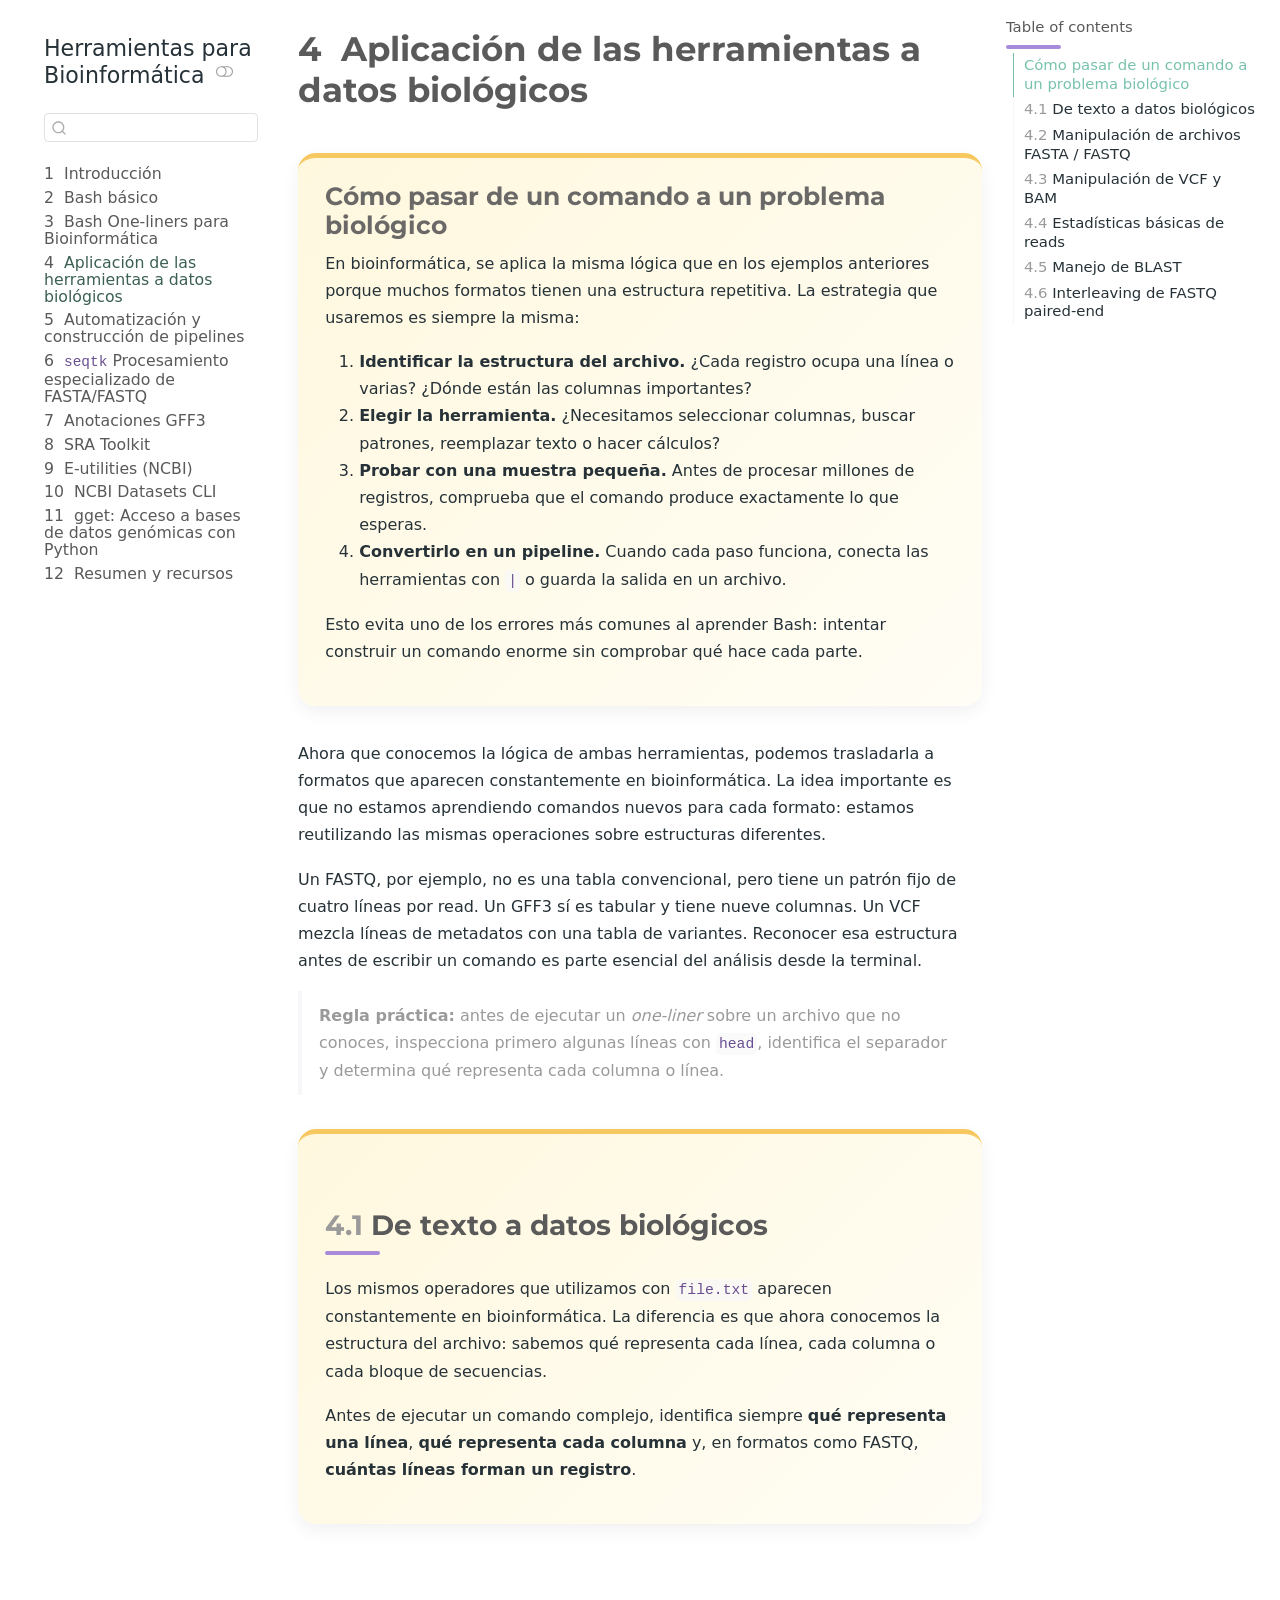
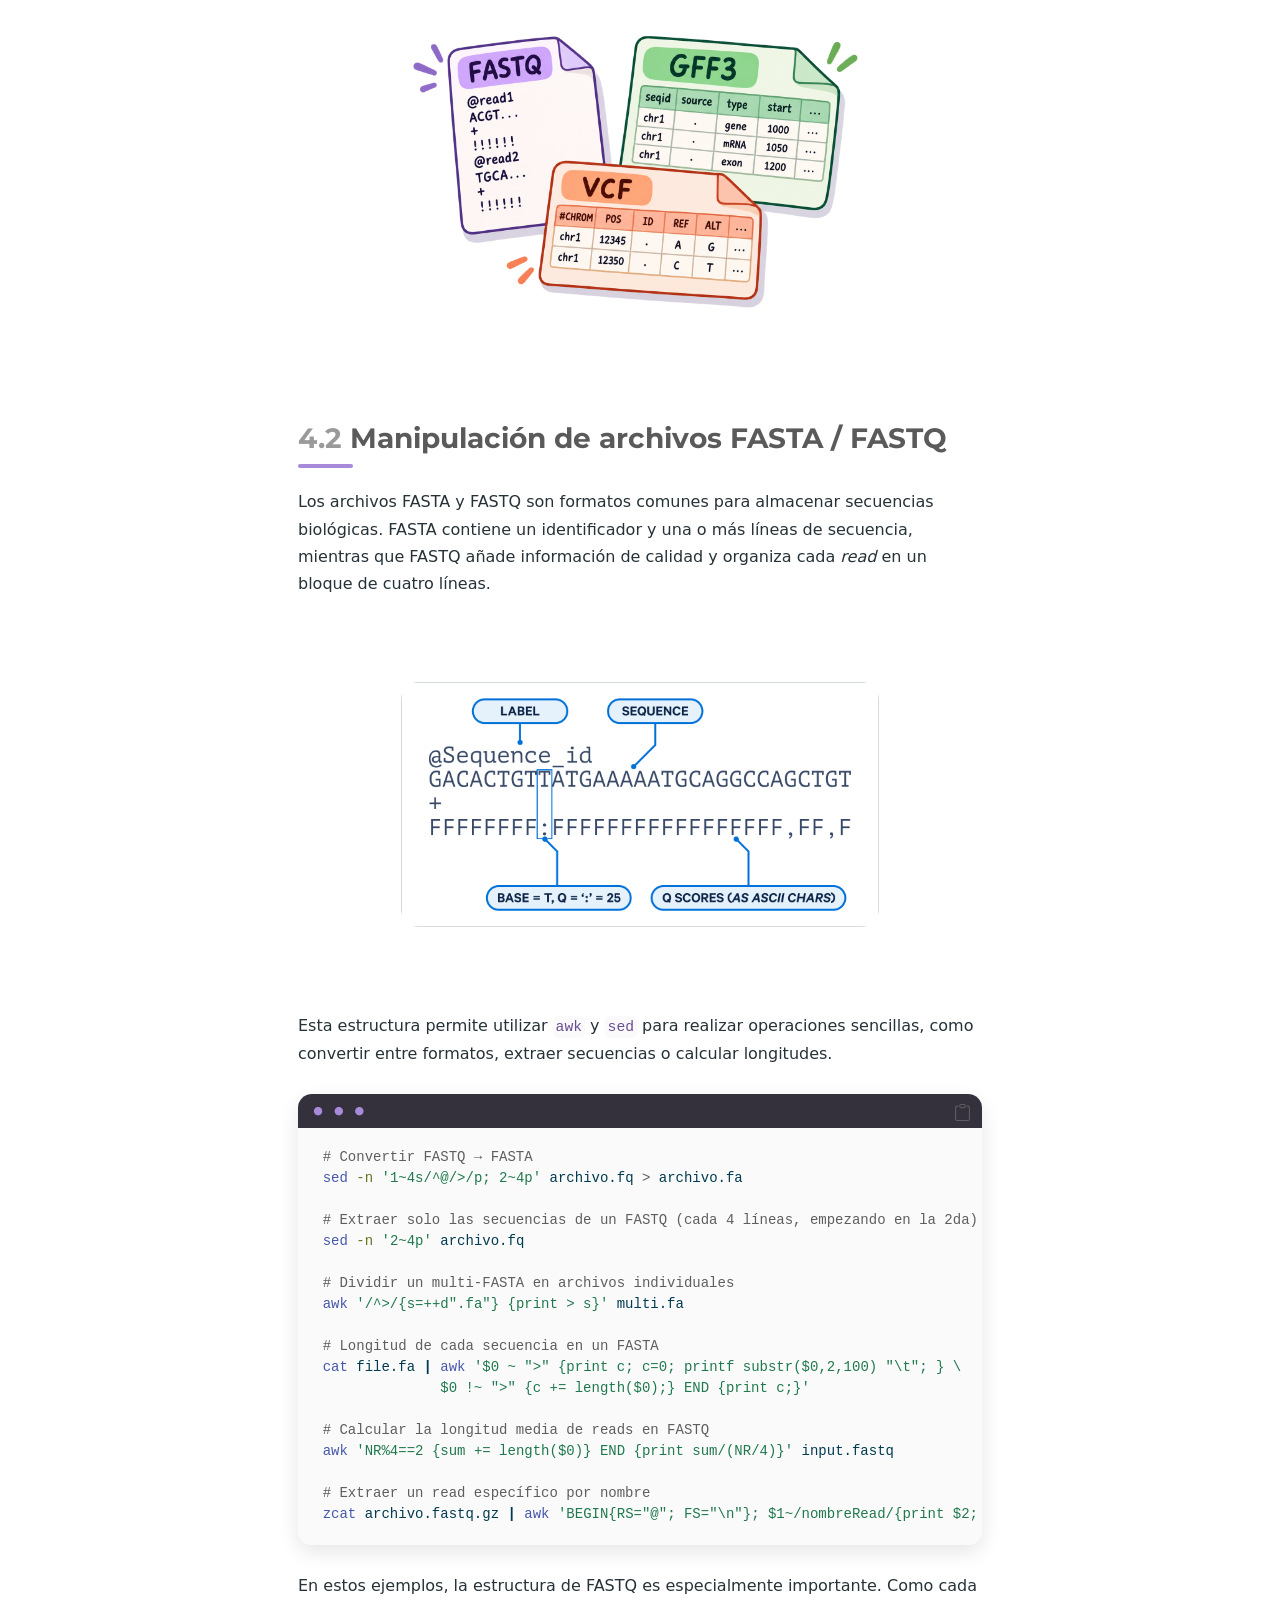
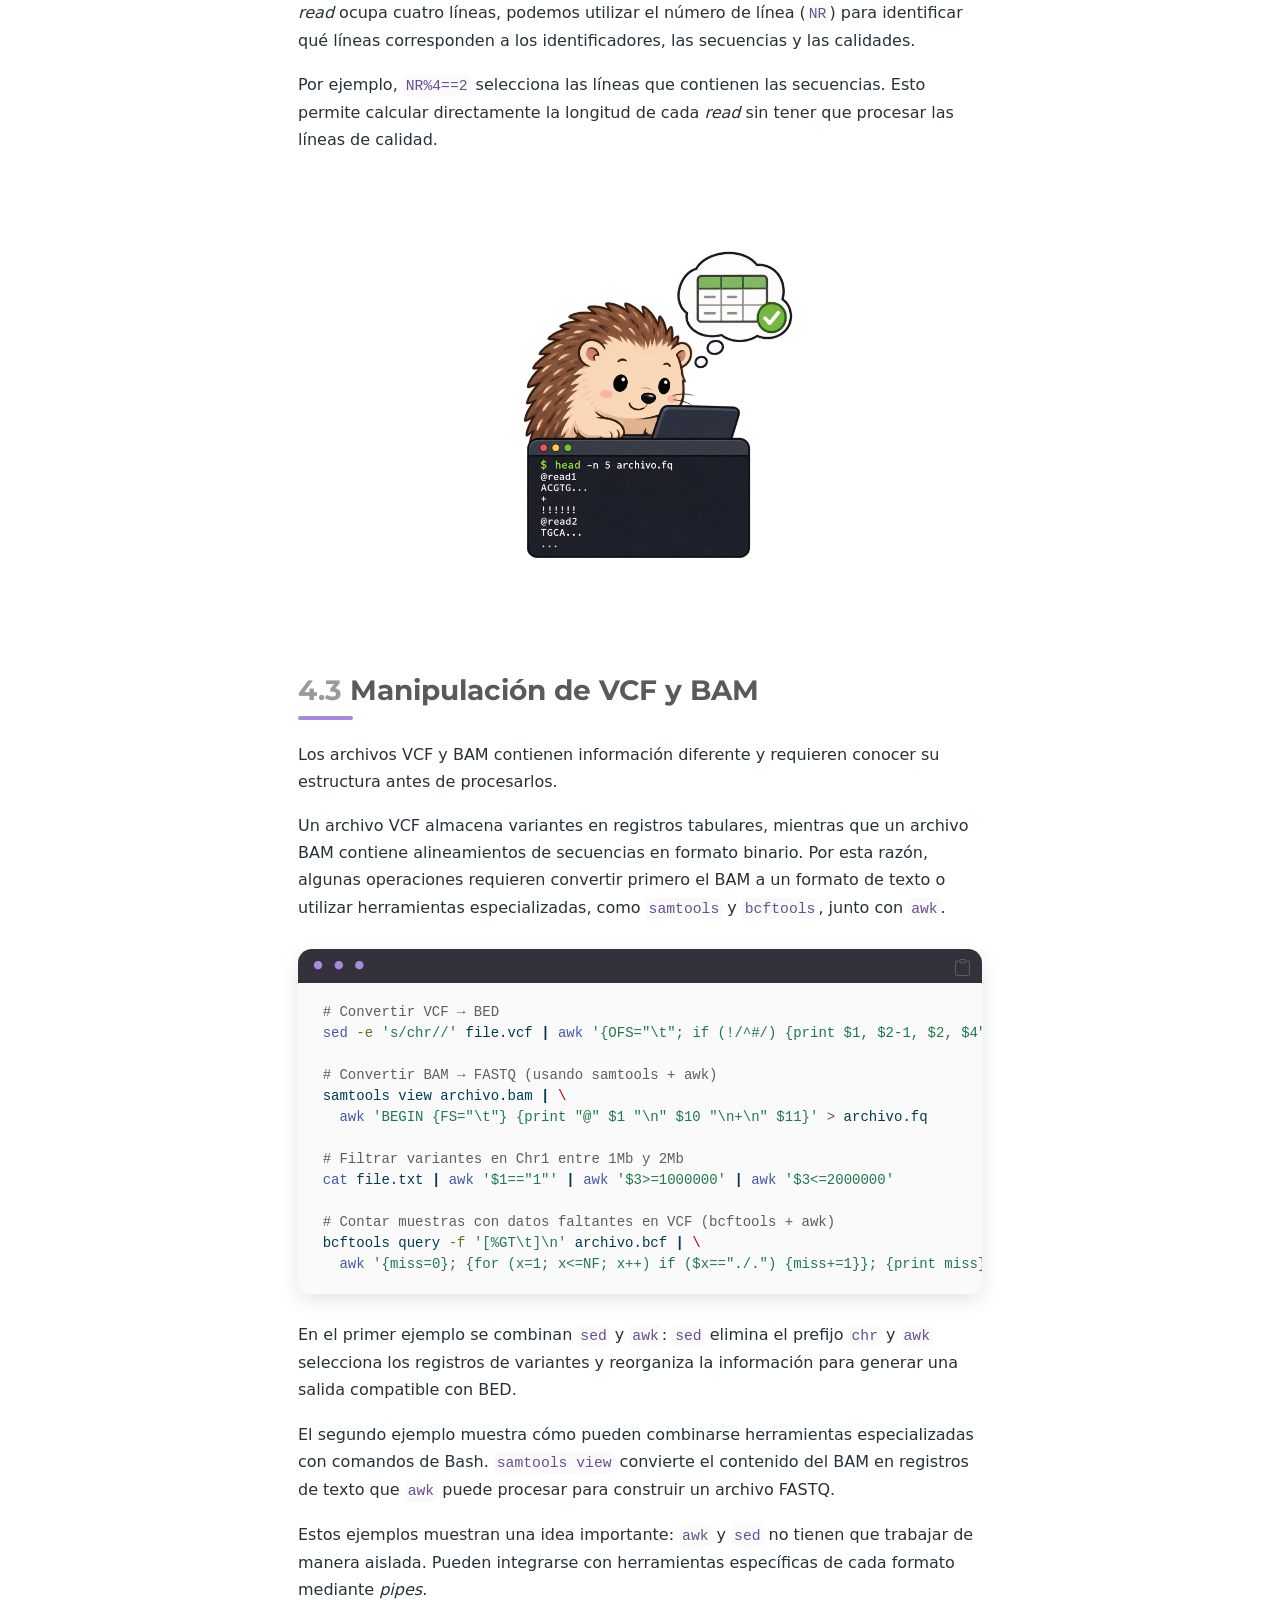
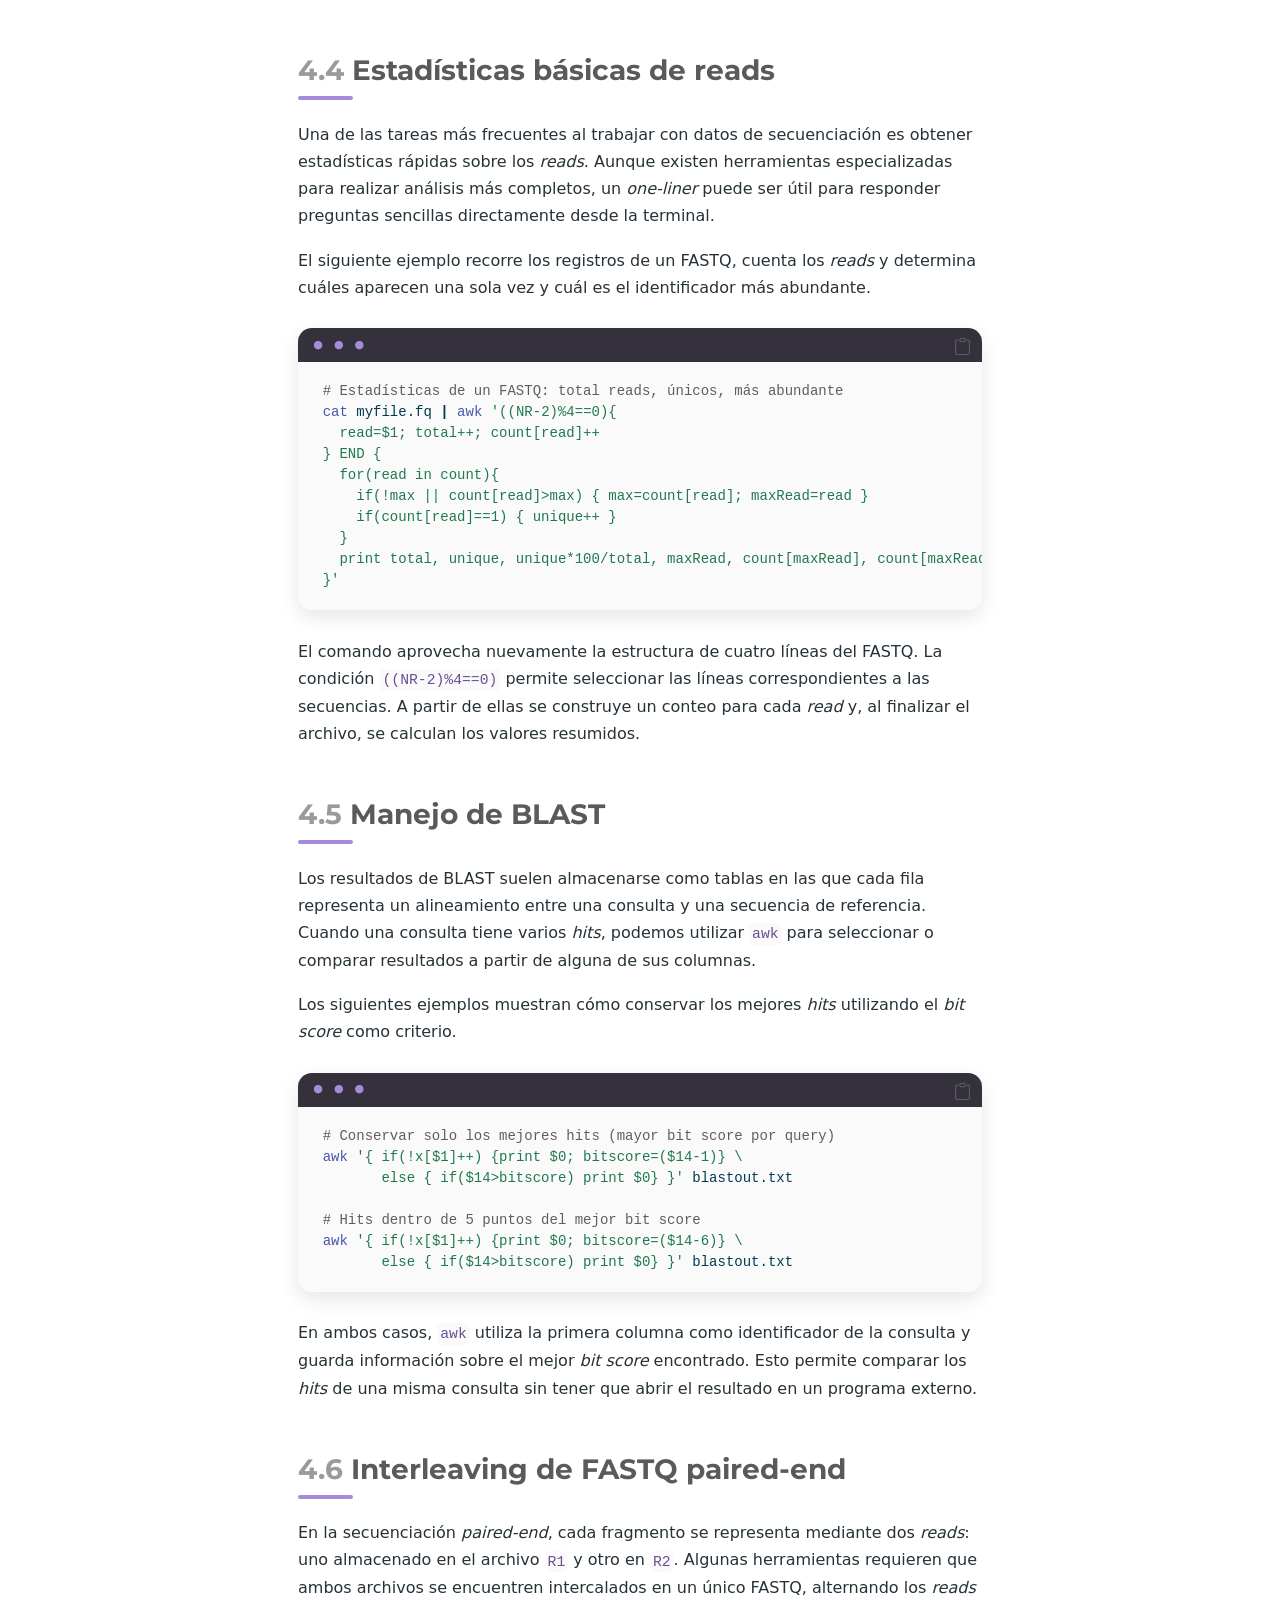
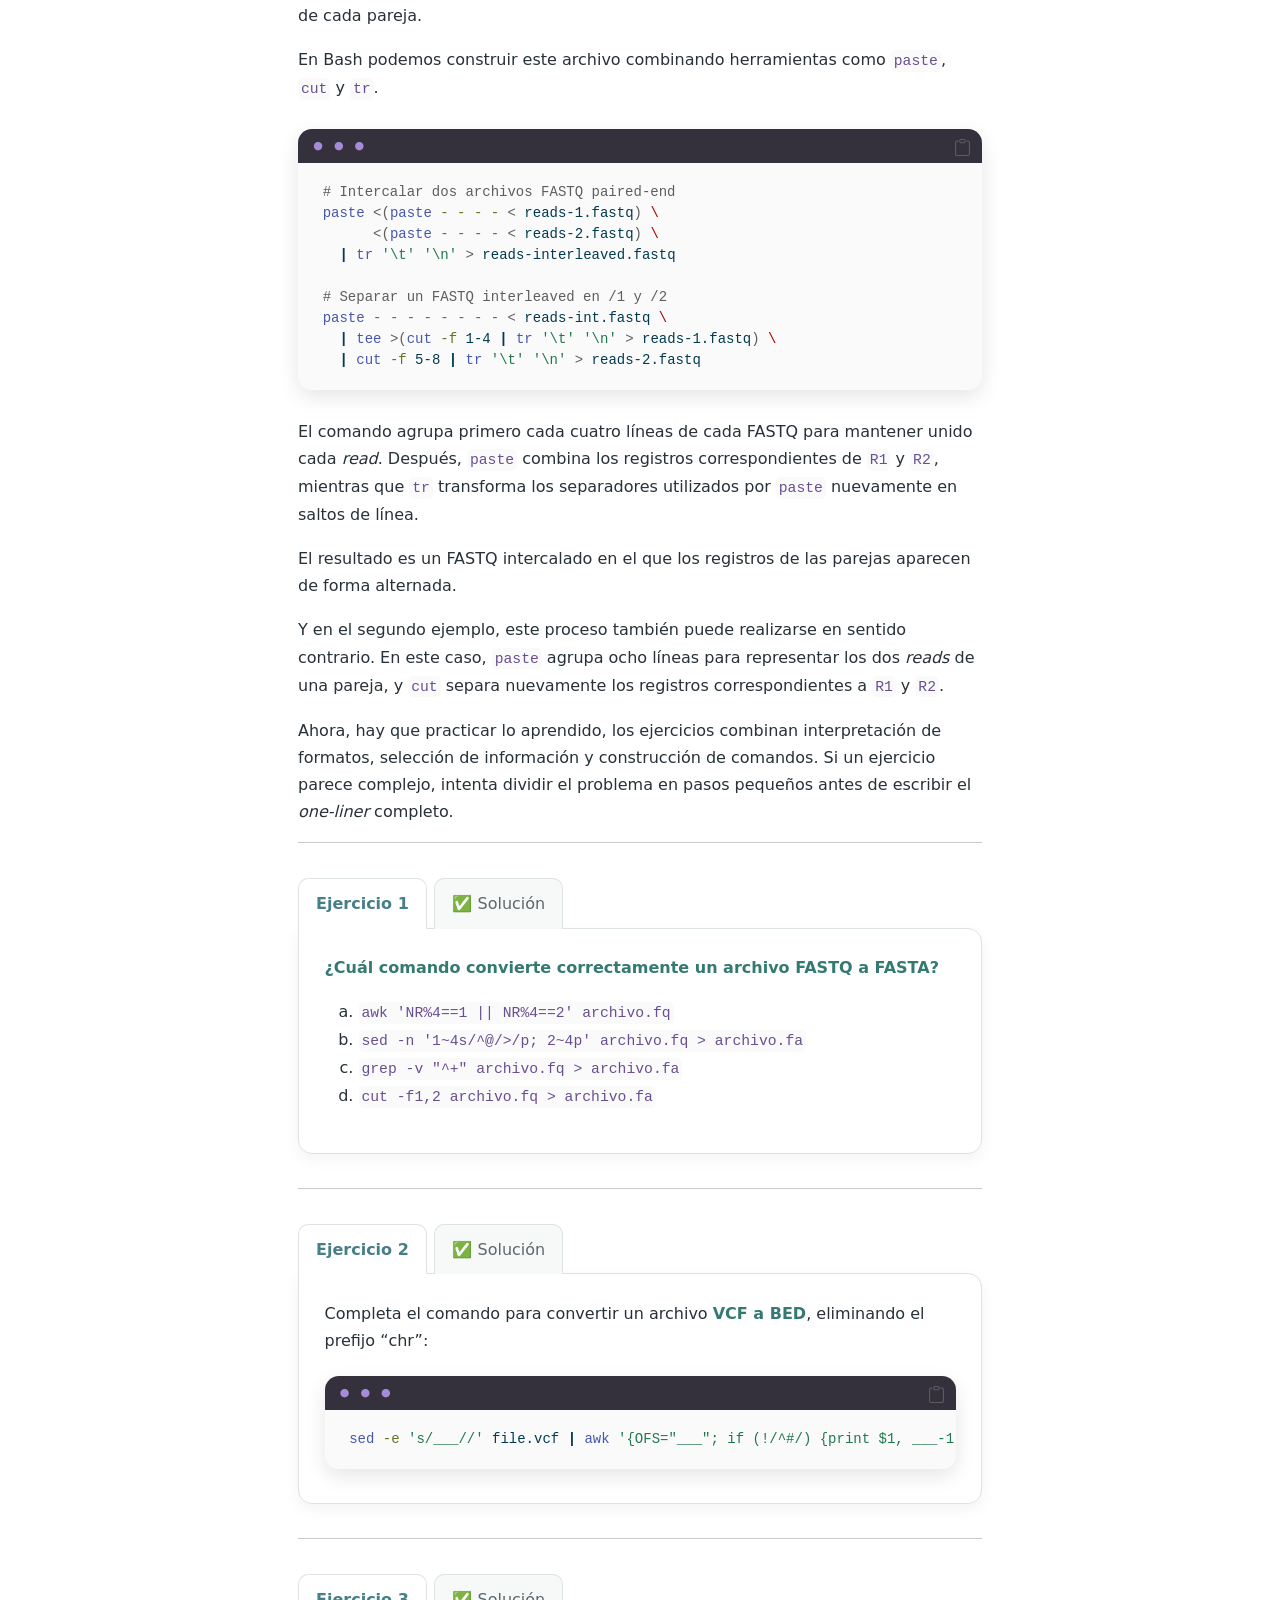
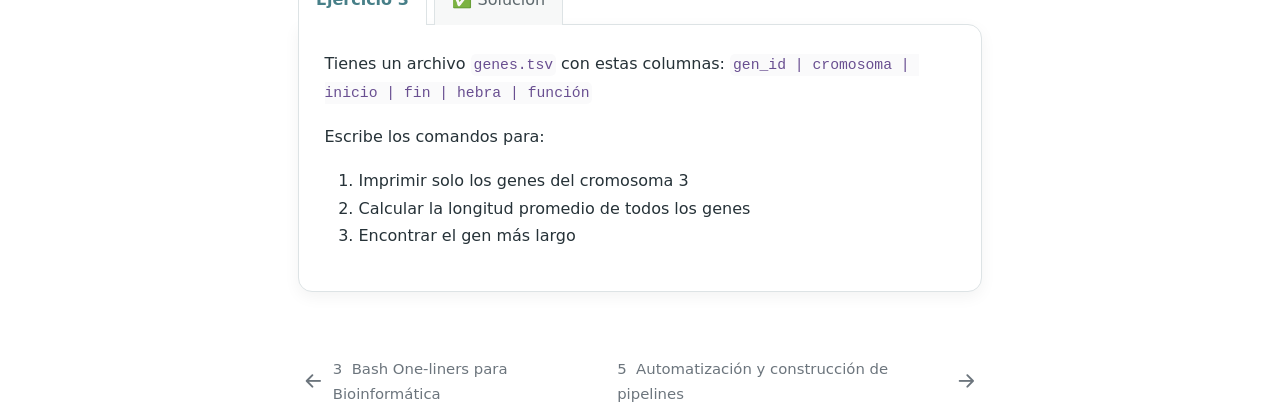
<file: docs/one_liners_and_bioinformatics.html>
<!DOCTYPE html>
<html xmlns="http://www.w3.org/1999/xhtml" lang="en" xml:lang="en"><head>

<meta charset="utf-8">
<meta name="generator" content="quarto-1.9.38">

<meta name="viewport" content="width=device-width, initial-scale=1.0, user-scalable=yes">


<title>4&nbsp; Aplicación de las herramientas a datos biológicos – Herramientas para Bioinformática</title>
<style>
/* Default styles provided by pandoc.
** See https://pandoc.org/MANUAL.html#variables-for-html for config info.
*/
code{white-space: pre-wrap;}
span.smallcaps{font-variant: small-caps;}
div.columns{display: flex; gap: min(4vw, 1.5em);}
div.column{flex: auto; overflow-x: auto;}
div.hanging-indent{margin-left: 1.5em; text-indent: -1.5em;}
ul.task-list{list-style: none;}
ul.task-list li input[type="checkbox"] {
  width: 0.8em;
  margin: 0 0.8em 0.2em -1em; /* quarto-specific, see https://github.com/quarto-dev/quarto-cli/issues/4556 */ 
  vertical-align: middle;
}
/* CSS for syntax highlighting */
html { -webkit-text-size-adjust: 100%; }
pre > code.sourceCode { white-space: pre; position: relative; }
pre > code.sourceCode > span { display: inline-block; line-height: 1.25; }
pre > code.sourceCode > span:empty { height: 1.2em; }
.sourceCode { overflow: visible; }
code.sourceCode > span { color: inherit; text-decoration: inherit; }
div.sourceCode { margin: 1em 0; }
pre.sourceCode { margin: 0; }
@media screen {
div.sourceCode { overflow: auto; }
}
@media print {
pre > code.sourceCode { white-space: pre-wrap; }
pre > code.sourceCode > span { text-indent: -5em; padding-left: 5em; }
}
pre.numberSource code
  { counter-reset: source-line 0; }
pre.numberSource code > span
  { position: relative; left: -4em; counter-increment: source-line; }
pre.numberSource code > span > a:first-child::before
  { content: counter(source-line);
    position: relative; left: -1em; text-align: right; vertical-align: baseline;
    border: none; display: inline-block;
    -webkit-touch-callout: none; -webkit-user-select: none;
    -khtml-user-select: none; -moz-user-select: none;
    -ms-user-select: none; user-select: none;
    padding: 0 4px; width: 4em;
  }
pre.numberSource { margin-left: 3em;  padding-left: 4px; }
div.sourceCode
  {   }
@media screen {
pre > code.sourceCode > span > a:first-child::before { text-decoration: underline; }
}
</style>


<script src="site_libs/quarto-nav/quarto-nav.js"></script>
<script src="site_libs/quarto-nav/headroom.min.js"></script>
<script src="site_libs/clipboard/clipboard.min.js"></script>
<script src="site_libs/quarto-search/autocomplete.umd.js"></script>
<script src="site_libs/quarto-search/fuse.min.js"></script>
<script src="site_libs/quarto-search/quarto-search.js"></script>
<meta name="quarto:offset" content="./">
<link href="./automatization.html" rel="next">
<link href="./bash_one_liners.html" rel="prev">
<script src="site_libs/quarto-html/quarto.js" type="module"></script>
<script src="site_libs/quarto-html/tabsets/tabsets.js" type="module"></script>
<script src="site_libs/quarto-html/popper.min.js"></script>
<script src="site_libs/quarto-html/tippy.umd.min.js"></script>
<script src="site_libs/quarto-html/anchor.min.js"></script>
<link href="site_libs/quarto-html/tippy.css" rel="stylesheet">
<link href="site_libs/quarto-html/quarto-syntax-highlighting-15634bcf2e68342d4ad2dfa704d543f6.css" rel="stylesheet" class="quarto-color-scheme" id="quarto-text-highlighting-styles">
<link href="site_libs/quarto-html/quarto-syntax-highlighting-dark-0a6b7249c26820e032cb0bd839ff02b1.css" rel="stylesheet" class="quarto-color-scheme quarto-color-alternate" id="quarto-text-highlighting-styles">
<link href="site_libs/quarto-html/quarto-syntax-highlighting-15634bcf2e68342d4ad2dfa704d543f6.css" rel="stylesheet" class="quarto-color-scheme-extra" id="quarto-text-highlighting-styles">
<script src="site_libs/bootstrap/bootstrap.min.js"></script>
<link href="site_libs/bootstrap/bootstrap-icons.css" rel="stylesheet">
<link href="site_libs/bootstrap/bootstrap-dd48739e482d666719efe25489baaec7.min.css" rel="stylesheet" append-hash="true" class="quarto-color-scheme" id="quarto-bootstrap" data-mode="light">
<link href="site_libs/bootstrap/bootstrap-dark-c5491cb7295b3d79f070a3ccf938a403.min.css" rel="stylesheet" append-hash="true" class="quarto-color-scheme quarto-color-alternate" id="quarto-bootstrap" data-mode="dark">
<link href="site_libs/bootstrap/bootstrap-dd48739e482d666719efe25489baaec7.min.css" rel="stylesheet" append-hash="true" class="quarto-color-scheme-extra" id="quarto-bootstrap" data-mode="light">
<script id="quarto-search-options" type="application/json">{
  "location": "sidebar",
  "copy-button": false,
  "collapse-after": 3,
  "panel-placement": "start",
  "type": "textbox",
  "limit": 50,
  "keyboard-shortcut": [
    "f",
    "/",
    "s"
  ],
  "show-item-context": false,
  "language": {
    "search-no-results-text": "No results",
    "search-matching-documents-text": "matching documents",
    "search-copy-link-title": "Copy link to search",
    "search-hide-matches-text": "Hide additional matches",
    "search-more-match-text": "more match in this document",
    "search-more-matches-text": "more matches in this document",
    "search-clear-button-title": "Clear",
    "search-text-placeholder": "",
    "search-detached-cancel-button-title": "Cancel",
    "search-submit-button-title": "Submit",
    "search-label": "Search"
  }
}</script>
<style>html{ scroll-behavior: smooth; }</style>


<link rel="stylesheet" href="styles.css">
</head>

<body class="nav-sidebar floating quarto-light"><script id="quarto-html-before-body" type="application/javascript">
    const toggleBodyColorMode = (bsSheetEl) => {
      const mode = bsSheetEl.getAttribute("data-mode");
      const bodyEl = window.document.querySelector("body");
      if (mode === "dark") {
        bodyEl.classList.add("quarto-dark");
        bodyEl.classList.remove("quarto-light");
      } else {
        bodyEl.classList.add("quarto-light");
        bodyEl.classList.remove("quarto-dark");
      }
    }
    const toggleBodyColorPrimary = () => {
      const bsSheetEl = window.document.querySelector("link#quarto-bootstrap:not([rel=disabled-stylesheet])");
      if (bsSheetEl) {
        toggleBodyColorMode(bsSheetEl);
      }
    }
    const setColorSchemeToggle = (alternate) => {
      const toggles = window.document.querySelectorAll('.quarto-color-scheme-toggle');
      for (let i=0; i < toggles.length; i++) {
        const toggle = toggles[i];
        if (toggle) {
          if (alternate) {
            toggle.classList.add("alternate");
          } else {
            toggle.classList.remove("alternate");
          }
        }
      }
    };
    const toggleColorMode = (alternate) => {
      // Switch the stylesheets
      const primaryStylesheets = window.document.querySelectorAll('link.quarto-color-scheme:not(.quarto-color-alternate)');
      const alternateStylesheets = window.document.querySelectorAll('link.quarto-color-scheme.quarto-color-alternate');
      manageTransitions('#quarto-margin-sidebar .nav-link', false);
      if (alternate) {
        // note: dark is layered on light, we don't disable primary!
        enableStylesheet(alternateStylesheets);
        for (const sheetNode of alternateStylesheets) {
          if (sheetNode.id === "quarto-bootstrap") {
            toggleBodyColorMode(sheetNode);
          }
        }
      } else {
        disableStylesheet(alternateStylesheets);
        enableStylesheet(primaryStylesheets)
        toggleBodyColorPrimary();
      }
      manageTransitions('#quarto-margin-sidebar .nav-link', true);
      // Switch the toggles
      setColorSchemeToggle(alternate)
      // Hack to workaround the fact that safari doesn't
      // properly recolor the scrollbar when toggling (#1455)
      if (navigator.userAgent.indexOf('Safari') > 0 && navigator.userAgent.indexOf('Chrome') == -1) {
        manageTransitions("body", false);
        window.scrollTo(0, 1);
        setTimeout(() => {
          window.scrollTo(0, 0);
          manageTransitions("body", true);
        }, 40);
      }
    }
    const disableStylesheet = (stylesheets) => {
      for (let i=0; i < stylesheets.length; i++) {
        const stylesheet = stylesheets[i];
        stylesheet.rel = 'disabled-stylesheet';
      }
    }
    const enableStylesheet = (stylesheets) => {
      for (let i=0; i < stylesheets.length; i++) {
        const stylesheet = stylesheets[i];
        if(stylesheet.rel !== 'stylesheet') { // for Chrome, which will still FOUC without this check
          stylesheet.rel = 'stylesheet';
        }
      }
    }
    const manageTransitions = (selector, allowTransitions) => {
      const els = window.document.querySelectorAll(selector);
      for (let i=0; i < els.length; i++) {
        const el = els[i];
        if (allowTransitions) {
          el.classList.remove('notransition');
        } else {
          el.classList.add('notransition');
        }
      }
    }
    const isFileUrl = () => {
      return window.location.protocol === 'file:';
    }
    const hasAlternateSentinel = () => {
      let styleSentinel = getColorSchemeSentinel();
      if (styleSentinel !== null) {
        return styleSentinel === "alternate";
      } else {
        return false;
      }
    }
    const setStyleSentinel = (alternate) => {
      const value = alternate ? "alternate" : "default";
      if (!isFileUrl()) {
        window.localStorage.setItem("quarto-color-scheme", value);
      } else {
        localAlternateSentinel = value;
      }
    }
    const getColorSchemeSentinel = () => {
      if (!isFileUrl()) {
        const storageValue = window.localStorage.getItem("quarto-color-scheme");
        return storageValue != null ? storageValue : localAlternateSentinel;
      } else {
        return localAlternateSentinel;
      }
    }
    const toggleGiscusIfUsed = (isAlternate, darkModeDefault) => {
      const baseTheme = document.querySelector('#giscus-base-theme')?.value ?? 'light';
      const alternateTheme = document.querySelector('#giscus-alt-theme')?.value ?? 'dark';
      let newTheme = '';
      if(authorPrefersDark) {
        newTheme = isAlternate ? baseTheme : alternateTheme;
      } else {
        newTheme = isAlternate ? alternateTheme : baseTheme;
      }
      const changeGiscusTheme = () => {
        // From: https://github.com/giscus/giscus/issues/336
        const sendMessage = (message) => {
          const iframe = document.querySelector('iframe.giscus-frame');
          if (!iframe) return;
          iframe.contentWindow.postMessage({ giscus: message }, 'https://giscus.app');
        }
        sendMessage({
          setConfig: {
            theme: newTheme
          }
        });
      }
      const isGiscussLoaded = window.document.querySelector('iframe.giscus-frame') !== null;
      if (isGiscussLoaded) {
        changeGiscusTheme();
      }
    };
    const authorPrefersDark = false;
    const darkModeDefault = authorPrefersDark;
      document.querySelector('link#quarto-text-highlighting-styles.quarto-color-scheme-extra').rel = 'disabled-stylesheet';
      document.querySelector('link#quarto-bootstrap.quarto-color-scheme-extra').rel = 'disabled-stylesheet';
    let localAlternateSentinel = darkModeDefault ? 'alternate' : 'default';
    // Dark / light mode switch
    window.quartoToggleColorScheme = () => {
      // Read the current dark / light value
      let toAlternate = !hasAlternateSentinel();
      toggleColorMode(toAlternate);
      setStyleSentinel(toAlternate);
      toggleGiscusIfUsed(toAlternate, darkModeDefault);
      window.dispatchEvent(new Event('resize'));
    };
    // Switch to dark mode if need be
    if (hasAlternateSentinel()) {
      toggleColorMode(true);
    } else {
      toggleColorMode(false);
    }
  </script>

<div id="quarto-search-results"></div>
  <header id="quarto-header" class="headroom fixed-top">
  <nav class="quarto-secondary-nav">
    <div class="container-fluid d-flex">
      <button type="button" class="quarto-btn-toggle btn" data-bs-toggle="collapse" role="button" data-bs-target=".quarto-sidebar-collapse-item" aria-controls="quarto-sidebar" aria-expanded="false" aria-label="Toggle sidebar navigation" onclick="if (window.quartoToggleHeadroom) { window.quartoToggleHeadroom(); }">
        <i class="bi bi-layout-text-sidebar-reverse"></i>
      </button>
        <nav class="quarto-page-breadcrumbs" aria-label="breadcrumb"><ol class="breadcrumb"><li class="breadcrumb-item"><a href="./one_liners_and_bioinformatics.html"><span class="chapter-number">4</span>&nbsp; <span class="chapter-title">Aplicación de las herramientas a datos biológicos</span></a></li></ol></nav>
        <a class="flex-grow-1" role="navigation" data-bs-toggle="collapse" data-bs-target=".quarto-sidebar-collapse-item" aria-controls="quarto-sidebar" aria-expanded="false" aria-label="Toggle sidebar navigation" onclick="if (window.quartoToggleHeadroom) { window.quartoToggleHeadroom(); }">      
        </a>
      <button type="button" class="btn quarto-search-button" aria-label="Search" onclick="window.quartoOpenSearch();">
        <i class="bi bi-search"></i>
      </button>
    </div>
  </nav>
</header>
<!-- content -->
<div id="quarto-content" class="quarto-container page-columns page-rows-contents page-layout-article">
<!-- sidebar -->
  <nav id="quarto-sidebar" class="sidebar collapse collapse-horizontal quarto-sidebar-collapse-item sidebar-navigation floating overflow-auto">
    <div class="pt-lg-2 mt-2 text-left sidebar-header">
    <div class="sidebar-title mb-0 py-0">
      <a href="./">Herramientas para Bioinformática</a> 
        <div class="sidebar-tools-main">
  <a href="" class="quarto-color-scheme-toggle quarto-navigation-tool  px-1" onclick="window.quartoToggleColorScheme(); return false;" title="Toggle dark mode"><i class="bi"></i></a>
</div>
    </div>
      </div>
        <div class="mt-2 flex-shrink-0 align-items-center">
        <div class="sidebar-search">
        <div id="quarto-search" class="" title="Search"></div>
        </div>
        </div>
    <div class="sidebar-menu-container"> 
    <ul class="list-unstyled mt-1">
        <li class="sidebar-item">
  <div class="sidebar-item-container"> 
  <a href="./index.html" class="sidebar-item-text sidebar-link">
 <span class="menu-text"><span class="chapter-number">1</span>&nbsp; <span class="chapter-title">Introducción</span></span></a>
  </div>
</li>
        <li class="sidebar-item">
  <div class="sidebar-item-container"> 
  <a href="./bash_basics.html" class="sidebar-item-text sidebar-link">
 <span class="menu-text"><span class="chapter-number">2</span>&nbsp; <span class="chapter-title">Bash básico</span></span></a>
  </div>
</li>
        <li class="sidebar-item">
  <div class="sidebar-item-container"> 
  <a href="./bash_one_liners.html" class="sidebar-item-text sidebar-link">
 <span class="menu-text"><span class="chapter-number">3</span>&nbsp; <span class="chapter-title">Bash One-liners para Bioinformática</span></span></a>
  </div>
</li>
        <li class="sidebar-item">
  <div class="sidebar-item-container"> 
  <a href="./one_liners_and_bioinformatics.html" class="sidebar-item-text sidebar-link active">
 <span class="menu-text"><span class="chapter-number">4</span>&nbsp; <span class="chapter-title">Aplicación de las herramientas a datos biológicos</span></span></a>
  </div>
</li>
        <li class="sidebar-item">
  <div class="sidebar-item-container"> 
  <a href="./automatization.html" class="sidebar-item-text sidebar-link">
 <span class="menu-text"><span class="chapter-number">5</span>&nbsp; <span class="chapter-title">Automatización y construcción de pipelines</span></span></a>
  </div>
</li>
        <li class="sidebar-item">
  <div class="sidebar-item-container"> 
  <a href="./seqtk.html" class="sidebar-item-text sidebar-link">
 <span class="menu-text"><span class="chapter-number">6</span>&nbsp; <span class="chapter-title"><code>seqtk</code> Procesamiento especializado de FASTA/FASTQ</span></span></a>
  </div>
</li>
        <li class="sidebar-item">
  <div class="sidebar-item-container"> 
  <a href="./gff3.html" class="sidebar-item-text sidebar-link">
 <span class="menu-text"><span class="chapter-number">7</span>&nbsp; <span class="chapter-title">Anotaciones GFF3</span></span></a>
  </div>
</li>
        <li class="sidebar-item">
  <div class="sidebar-item-container"> 
  <a href="./SRA_toolkit.html" class="sidebar-item-text sidebar-link">
 <span class="menu-text"><span class="chapter-number">8</span>&nbsp; <span class="chapter-title">SRA Toolkit</span></span></a>
  </div>
</li>
        <li class="sidebar-item">
  <div class="sidebar-item-container"> 
  <a href="./e_utilities.html" class="sidebar-item-text sidebar-link">
 <span class="menu-text"><span class="chapter-number">9</span>&nbsp; <span class="chapter-title">E-utilities (NCBI)</span></span></a>
  </div>
</li>
        <li class="sidebar-item">
  <div class="sidebar-item-container"> 
  <a href="./NCBI_dataset.html" class="sidebar-item-text sidebar-link">
 <span class="menu-text"><span class="chapter-number">10</span>&nbsp; <span class="chapter-title">NCBI Datasets CLI</span></span></a>
  </div>
</li>
        <li class="sidebar-item">
  <div class="sidebar-item-container"> 
  <a href="./gget.html" class="sidebar-item-text sidebar-link">
 <span class="menu-text"><span class="chapter-number">11</span>&nbsp; <span class="chapter-title">gget: Acceso a bases de datos genómicas con Python</span></span></a>
  </div>
</li>
        <li class="sidebar-item">
  <div class="sidebar-item-container"> 
  <a href="./sources.html" class="sidebar-item-text sidebar-link">
 <span class="menu-text"><span class="chapter-number">12</span>&nbsp; <span class="chapter-title">Resumen y recursos</span></span></a>
  </div>
</li>
    </ul>
    </div>
</nav>
<div id="quarto-sidebar-glass" class="quarto-sidebar-collapse-item" data-bs-toggle="collapse" data-bs-target=".quarto-sidebar-collapse-item"></div>
<!-- margin-sidebar -->
    <div id="quarto-margin-sidebar" class="sidebar margin-sidebar">
        <nav id="TOC" role="doc-toc" class="toc-active">
    <h2 id="toc-title">Table of contents</h2>
   
  <ul>
  <li><a href="#cómo-pasar-de-un-comando-a-un-problema-biológico" id="toc-cómo-pasar-de-un-comando-a-un-problema-biológico" class="nav-link active" data-scroll-target="#cómo-pasar-de-un-comando-a-un-problema-biológico">Cómo pasar de un comando a un problema biológico</a></li>
  <li><a href="#de-texto-a-datos-biológicos" id="toc-de-texto-a-datos-biológicos" class="nav-link" data-scroll-target="#de-texto-a-datos-biológicos"><span class="header-section-number">4.1</span> De texto a datos biológicos</a></li>
  <li><a href="#manipulación-de-archivos-fasta-fastq" id="toc-manipulación-de-archivos-fasta-fastq" class="nav-link" data-scroll-target="#manipulación-de-archivos-fasta-fastq"><span class="header-section-number">4.2</span> Manipulación de archivos FASTA / FASTQ</a></li>
  <li><a href="#manipulación-de-vcf-y-bam" id="toc-manipulación-de-vcf-y-bam" class="nav-link" data-scroll-target="#manipulación-de-vcf-y-bam"><span class="header-section-number">4.3</span> Manipulación de VCF y BAM</a></li>
  <li><a href="#estadísticas-básicas-de-reads" id="toc-estadísticas-básicas-de-reads" class="nav-link" data-scroll-target="#estadísticas-básicas-de-reads"><span class="header-section-number">4.4</span> Estadísticas básicas de reads</a></li>
  <li><a href="#manejo-de-blast" id="toc-manejo-de-blast" class="nav-link" data-scroll-target="#manejo-de-blast"><span class="header-section-number">4.5</span> Manejo de BLAST</a></li>
  <li><a href="#interleaving-de-fastq-paired-end" id="toc-interleaving-de-fastq-paired-end" class="nav-link" data-scroll-target="#interleaving-de-fastq-paired-end"><span class="header-section-number">4.6</span> Interleaving de FASTQ paired-end</a></li>
  </ul>
</nav>
    </div>
<!-- main -->
<main class="content" id="quarto-document-content">


<header id="title-block-header" class="quarto-title-block default">
<div class="quarto-title">
<h1 class="title"><span class="chapter-number">4</span>&nbsp; <span class="chapter-title">Aplicación de las herramientas a datos biológicos</span></h1>
</div>



<div class="quarto-title-meta">

    
  
    
  </div>
  


</header>


<section id="cómo-pasar-de-un-comando-a-un-problema-biológico" class="level3 unnumbered idea">
<h3 class="unnumbered anchored" data-anchor-id="cómo-pasar-de-un-comando-a-un-problema-biológico">Cómo pasar de un comando a un problema biológico</h3>
<p>En bioinformática, se aplica la misma lógica que en los ejemplos anteriores porque muchos formatos tienen una estructura repetitiva. La estrategia que usaremos es siempre la misma:</p>
<ol type="1">
<li><strong>Identificar la estructura del archivo.</strong> ¿Cada registro ocupa una línea o varias? ¿Dónde están las columnas importantes?</li>
<li><strong>Elegir la herramienta.</strong> ¿Necesitamos seleccionar columnas, buscar patrones, reemplazar texto o hacer cálculos?</li>
<li><strong>Probar con una muestra pequeña.</strong> Antes de procesar millones de registros, comprueba que el comando produce exactamente lo que esperas.</li>
<li><strong>Convertirlo en un pipeline.</strong> Cuando cada paso funciona, conecta las herramientas con <code>|</code> o guarda la salida en un archivo.</li>
</ol>
<p>Esto evita uno de los errores más comunes al aprender Bash: intentar construir un comando enorme sin comprobar qué hace cada parte.</p>
</section>
<p>Ahora que conocemos la lógica de ambas herramientas, podemos trasladarla a formatos que aparecen constantemente en bioinformática. La idea importante es que no estamos aprendiendo comandos nuevos para cada formato: estamos reutilizando las mismas operaciones sobre estructuras diferentes.</p>
<p>Un FASTQ, por ejemplo, no es una tabla convencional, pero tiene un patrón fijo de cuatro líneas por read. Un GFF3 sí es tabular y tiene nueve columnas. Un VCF mezcla líneas de metadatos con una tabla de variantes. Reconocer esa estructura antes de escribir un comando es parte esencial del análisis desde la terminal.</p>
<blockquote class="blockquote">
<p><strong>Regla práctica:</strong> antes de ejecutar un <em>one-liner</em> sobre un archivo que no conoces, inspecciona primero algunas líneas con <code>head</code>, identifica el separador y determina qué representa cada columna o línea.</p>
</blockquote>
<section id="de-texto-a-datos-biológicos" class="level2 idea" data-number="4.1">
<h2 data-number="4.1" class="anchored" data-anchor-id="de-texto-a-datos-biológicos"><span class="header-section-number">4.1</span> De texto a datos biológicos</h2>
<p>Los mismos operadores que utilizamos con <code>file.txt</code> aparecen constantemente en bioinformática. La diferencia es que ahora conocemos la estructura del archivo: sabemos qué representa cada línea, cada columna o cada bloque de secuencias.</p>
<p>Antes de ejecutar un comando complejo, identifica siempre <strong>qué representa una línea</strong>, <strong>qué representa cada columna</strong> y, en formatos como FASTQ, <strong>cuántas líneas forman un registro</strong>.</p>
</section>
<div class="quarto-figure quarto-figure-center">
<figure class="figure">
<p><img src="figures/types_of_files.png" class="img-fluid quarto-figure quarto-figure-center figure-img" style="width:70.0%"></p>
</figure>
</div>
<section id="manipulación-de-archivos-fasta-fastq" class="level2" data-number="4.2">
<h2 data-number="4.2" class="anchored" data-anchor-id="manipulación-de-archivos-fasta-fastq"><span class="header-section-number">4.2</span> Manipulación de archivos FASTA / FASTQ</h2>
<p>Los archivos FASTA y FASTQ son formatos comunes para almacenar secuencias biológicas. FASTA contiene un identificador y una o más líneas de secuencia, mientras que FASTQ añade información de calidad y organiza cada <em>read</em> en un bloque de cuatro líneas.</p>
<div class="quarto-figure quarto-figure-center">
<figure class="figure">
<p><img src="figures/fastq_file.png" class="img-fluid quarto-figure quarto-figure-center figure-img" style="width:70.0%"></p>
</figure>
</div>
<p>Esta estructura permite utilizar <code>awk</code> y <code>sed</code> para realizar operaciones sencillas, como convertir entre formatos, extraer secuencias o calcular longitudes.</p>
<div class="code-copy-outer-scaffold"><div class="sourceCode" id="cb1"><pre class="sourceCode bash code-with-copy"><code class="sourceCode bash"><span id="cb1-1"><a href="#cb1-1" aria-hidden="true" tabindex="-1"></a><span class="co"># Convertir FASTQ → FASTA</span></span>
<span id="cb1-2"><a href="#cb1-2" aria-hidden="true" tabindex="-1"></a><span class="fu">sed</span> <span class="at">-n</span> <span class="st">'1~4s/^@/&gt;/p; 2~4p'</span> archivo.fq <span class="op">&gt;</span> archivo.fa</span>
<span id="cb1-3"><a href="#cb1-3" aria-hidden="true" tabindex="-1"></a></span>
<span id="cb1-4"><a href="#cb1-4" aria-hidden="true" tabindex="-1"></a><span class="co"># Extraer solo las secuencias de un FASTQ (cada 4 líneas, empezando en la 2da)</span></span>
<span id="cb1-5"><a href="#cb1-5" aria-hidden="true" tabindex="-1"></a><span class="fu">sed</span> <span class="at">-n</span> <span class="st">'2~4p'</span> archivo.fq</span>
<span id="cb1-6"><a href="#cb1-6" aria-hidden="true" tabindex="-1"></a></span>
<span id="cb1-7"><a href="#cb1-7" aria-hidden="true" tabindex="-1"></a><span class="co"># Dividir un multi-FASTA en archivos individuales</span></span>
<span id="cb1-8"><a href="#cb1-8" aria-hidden="true" tabindex="-1"></a><span class="fu">awk</span> <span class="st">'/^&gt;/{s=++d".fa"} {print &gt; s}'</span> multi.fa</span>
<span id="cb1-9"><a href="#cb1-9" aria-hidden="true" tabindex="-1"></a></span>
<span id="cb1-10"><a href="#cb1-10" aria-hidden="true" tabindex="-1"></a><span class="co"># Longitud de cada secuencia en un FASTA</span></span>
<span id="cb1-11"><a href="#cb1-11" aria-hidden="true" tabindex="-1"></a><span class="fu">cat</span> file.fa <span class="kw">|</span> <span class="fu">awk</span> <span class="st">'$0 ~ "&gt;" {print c; c=0; printf substr($0,2,100) "\t"; } \</span></span>
<span id="cb1-12"><a href="#cb1-12" aria-hidden="true" tabindex="-1"></a><span class="st">              $0 !~ "&gt;" {c += length($0);} END {print c;}'</span></span>
<span id="cb1-13"><a href="#cb1-13" aria-hidden="true" tabindex="-1"></a></span>
<span id="cb1-14"><a href="#cb1-14" aria-hidden="true" tabindex="-1"></a><span class="co"># Calcular la longitud media de reads en FASTQ</span></span>
<span id="cb1-15"><a href="#cb1-15" aria-hidden="true" tabindex="-1"></a><span class="fu">awk</span> <span class="st">'NR%4==2 {sum += length($0)} END {print sum/(NR/4)}'</span> input.fastq</span>
<span id="cb1-16"><a href="#cb1-16" aria-hidden="true" tabindex="-1"></a></span>
<span id="cb1-17"><a href="#cb1-17" aria-hidden="true" tabindex="-1"></a><span class="co"># Extraer un read específico por nombre</span></span>
<span id="cb1-18"><a href="#cb1-18" aria-hidden="true" tabindex="-1"></a><span class="fu">zcat</span> archivo.fastq.gz <span class="kw">|</span> <span class="fu">awk</span> <span class="st">'BEGIN{RS="@"; FS="\n"}; $1~/nombreRead/{print $2; exit}'</span></span></code></pre></div><button title="Copy to Clipboard" class="code-copy-button"><i class="bi"></i></button></div>
<p>En estos ejemplos, la estructura de FASTQ es especialmente importante. Como cada <em>read</em> ocupa cuatro líneas, podemos utilizar el número de línea (<code>NR</code>) para identificar qué líneas corresponden a los identificadores, las secuencias y las calidades.</p>
<p>Por ejemplo, <code>NR%4==2</code> selecciona las líneas que contienen las secuencias. Esto permite calcular directamente la longitud de cada <em>read</em> sin tener que procesar las líneas de calidad.</p>
<div class="quarto-figure quarto-figure-center">
<figure class="figure">
<p><img src="figures/hedgehog.png" class="img-fluid quarto-figure quarto-figure-center figure-img" style="width:50.0%"></p>
</figure>
</div>
</section>
<section id="manipulación-de-vcf-y-bam" class="level2" data-number="4.3">
<h2 data-number="4.3" class="anchored" data-anchor-id="manipulación-de-vcf-y-bam"><span class="header-section-number">4.3</span> Manipulación de VCF y BAM</h2>
<p>Los archivos VCF y BAM contienen información diferente y requieren conocer su estructura antes de procesarlos.</p>
<p>Un archivo VCF almacena variantes en registros tabulares, mientras que un archivo BAM contiene alineamientos de secuencias en formato binario. Por esta razón, algunas operaciones requieren convertir primero el BAM a un formato de texto o utilizar herramientas especializadas, como <code>samtools</code> y <code>bcftools</code>, junto con <code>awk</code>.</p>
<div class="code-copy-outer-scaffold"><div class="sourceCode" id="cb2"><pre class="sourceCode bash code-with-copy"><code class="sourceCode bash"><span id="cb2-1"><a href="#cb2-1" aria-hidden="true" tabindex="-1"></a><span class="co"># Convertir VCF → BED</span></span>
<span id="cb2-2"><a href="#cb2-2" aria-hidden="true" tabindex="-1"></a><span class="fu">sed</span> <span class="at">-e</span> <span class="st">'s/chr//'</span> file.vcf <span class="kw">|</span> <span class="fu">awk</span> <span class="st">'{OFS="\t"; if (!/^#/) {print $1, $2-1, $2, $4"/"$5, "+"}}'</span></span>
<span id="cb2-3"><a href="#cb2-3" aria-hidden="true" tabindex="-1"></a></span>
<span id="cb2-4"><a href="#cb2-4" aria-hidden="true" tabindex="-1"></a><span class="co"># Convertir BAM → FASTQ (usando samtools + awk)</span></span>
<span id="cb2-5"><a href="#cb2-5" aria-hidden="true" tabindex="-1"></a><span class="ex">samtools</span> view archivo.bam <span class="kw">|</span> <span class="dt">\</span></span>
<span id="cb2-6"><a href="#cb2-6" aria-hidden="true" tabindex="-1"></a>  <span class="fu">awk</span> <span class="st">'BEGIN {FS="\t"} {print "@" $1 "\n" $10 "\n+\n" $11}'</span> <span class="op">&gt;</span> archivo.fq</span>
<span id="cb2-7"><a href="#cb2-7" aria-hidden="true" tabindex="-1"></a></span>
<span id="cb2-8"><a href="#cb2-8" aria-hidden="true" tabindex="-1"></a><span class="co"># Filtrar variantes en Chr1 entre 1Mb y 2Mb</span></span>
<span id="cb2-9"><a href="#cb2-9" aria-hidden="true" tabindex="-1"></a><span class="fu">cat</span> file.txt <span class="kw">|</span> <span class="fu">awk</span> <span class="st">'$1=="1"'</span> <span class="kw">|</span> <span class="fu">awk</span> <span class="st">'$3&gt;=1000000'</span> <span class="kw">|</span> <span class="fu">awk</span> <span class="st">'$3&lt;=2000000'</span></span>
<span id="cb2-10"><a href="#cb2-10" aria-hidden="true" tabindex="-1"></a></span>
<span id="cb2-11"><a href="#cb2-11" aria-hidden="true" tabindex="-1"></a><span class="co"># Contar muestras con datos faltantes en VCF (bcftools + awk)</span></span>
<span id="cb2-12"><a href="#cb2-12" aria-hidden="true" tabindex="-1"></a><span class="ex">bcftools</span> query <span class="at">-f</span> <span class="st">'[%GT\t]\n'</span> archivo.bcf <span class="kw">|</span> <span class="dt">\</span></span>
<span id="cb2-13"><a href="#cb2-13" aria-hidden="true" tabindex="-1"></a>  <span class="fu">awk</span> <span class="st">'{miss=0}; {for (x=1; x&lt;=NF; x++) if ($x=="./.") {miss+=1}}; {print miss}'</span> <span class="op">&gt;</span> nmiss.count</span></code></pre></div><button title="Copy to Clipboard" class="code-copy-button"><i class="bi"></i></button></div>
<p>En el primer ejemplo se combinan <code>sed</code> y <code>awk</code>: <code>sed</code> elimina el prefijo <code>chr</code> y <code>awk</code> selecciona los registros de variantes y reorganiza la información para generar una salida compatible con BED.</p>
<p>El segundo ejemplo muestra cómo pueden combinarse herramientas especializadas con comandos de Bash. <code>samtools view</code> convierte el contenido del BAM en registros de texto que <code>awk</code> puede procesar para construir un archivo FASTQ.</p>
<p>Estos ejemplos muestran una idea importante: <code>awk</code> y <code>sed</code> no tienen que trabajar de manera aislada. Pueden integrarse con herramientas específicas de cada formato mediante <em>pipes</em>.</p>
</section>
<section id="estadísticas-básicas-de-reads" class="level2" data-number="4.4">
<h2 data-number="4.4" class="anchored" data-anchor-id="estadísticas-básicas-de-reads"><span class="header-section-number">4.4</span> Estadísticas básicas de reads</h2>
<p>Una de las tareas más frecuentes al trabajar con datos de secuenciación es obtener estadísticas rápidas sobre los <em>reads</em>. Aunque existen herramientas especializadas para realizar análisis más completos, un <em>one-liner</em> puede ser útil para responder preguntas sencillas directamente desde la terminal.</p>
<p>El siguiente ejemplo recorre los registros de un FASTQ, cuenta los <em>reads</em> y determina cuáles aparecen una sola vez y cuál es el identificador más abundante.</p>
<div class="code-copy-outer-scaffold"><div class="sourceCode" id="cb3"><pre class="sourceCode bash code-with-copy"><code class="sourceCode bash"><span id="cb3-1"><a href="#cb3-1" aria-hidden="true" tabindex="-1"></a><span class="co"># Estadísticas de un FASTQ: total reads, únicos, más abundante</span></span>
<span id="cb3-2"><a href="#cb3-2" aria-hidden="true" tabindex="-1"></a><span class="fu">cat</span> myfile.fq <span class="kw">|</span> <span class="fu">awk</span> <span class="st">'((NR-2)%4==0){</span></span>
<span id="cb3-3"><a href="#cb3-3" aria-hidden="true" tabindex="-1"></a><span class="st">  read=$1; total++; count[read]++</span></span>
<span id="cb3-4"><a href="#cb3-4" aria-hidden="true" tabindex="-1"></a><span class="st">} END {</span></span>
<span id="cb3-5"><a href="#cb3-5" aria-hidden="true" tabindex="-1"></a><span class="st">  for(read in count){</span></span>
<span id="cb3-6"><a href="#cb3-6" aria-hidden="true" tabindex="-1"></a><span class="st">    if(!max || count[read]&gt;max) { max=count[read]; maxRead=read }</span></span>
<span id="cb3-7"><a href="#cb3-7" aria-hidden="true" tabindex="-1"></a><span class="st">    if(count[read]==1) { unique++ }</span></span>
<span id="cb3-8"><a href="#cb3-8" aria-hidden="true" tabindex="-1"></a><span class="st">  }</span></span>
<span id="cb3-9"><a href="#cb3-9" aria-hidden="true" tabindex="-1"></a><span class="st">  print total, unique, unique*100/total, maxRead, count[maxRead], count[maxRead]*100/total</span></span>
<span id="cb3-10"><a href="#cb3-10" aria-hidden="true" tabindex="-1"></a><span class="st">}'</span></span></code></pre></div><button title="Copy to Clipboard" class="code-copy-button"><i class="bi"></i></button></div>
<p>El comando aprovecha nuevamente la estructura de cuatro líneas del FASTQ. La condición <code>((NR-2)%4==0)</code> permite seleccionar las líneas correspondientes a las secuencias. A partir de ellas se construye un conteo para cada <em>read</em> y, al finalizar el archivo, se calculan los valores resumidos.</p>
</section>
<section id="manejo-de-blast" class="level2" data-number="4.5">
<h2 data-number="4.5" class="anchored" data-anchor-id="manejo-de-blast"><span class="header-section-number">4.5</span> Manejo de BLAST</h2>
<p>Los resultados de BLAST suelen almacenarse como tablas en las que cada fila representa un alineamiento entre una consulta y una secuencia de referencia. Cuando una consulta tiene varios <em>hits</em>, podemos utilizar <code>awk</code> para seleccionar o comparar resultados a partir de alguna de sus columnas.</p>
<p>Los siguientes ejemplos muestran cómo conservar los mejores <em>hits</em> utilizando el <em>bit score</em> como criterio.</p>
<div class="code-copy-outer-scaffold"><div class="sourceCode" id="cb4"><pre class="sourceCode bash code-with-copy"><code class="sourceCode bash"><span id="cb4-1"><a href="#cb4-1" aria-hidden="true" tabindex="-1"></a><span class="co"># Conservar solo los mejores hits (mayor bit score por query)</span></span>
<span id="cb4-2"><a href="#cb4-2" aria-hidden="true" tabindex="-1"></a><span class="fu">awk</span> <span class="st">'{ if(!x[$1]++) {print $0; bitscore=($14-1)} \</span></span>
<span id="cb4-3"><a href="#cb4-3" aria-hidden="true" tabindex="-1"></a><span class="st">       else { if($14&gt;bitscore) print $0} }'</span> blastout.txt</span>
<span id="cb4-4"><a href="#cb4-4" aria-hidden="true" tabindex="-1"></a></span>
<span id="cb4-5"><a href="#cb4-5" aria-hidden="true" tabindex="-1"></a><span class="co"># Hits dentro de 5 puntos del mejor bit score</span></span>
<span id="cb4-6"><a href="#cb4-6" aria-hidden="true" tabindex="-1"></a><span class="fu">awk</span> <span class="st">'{ if(!x[$1]++) {print $0; bitscore=($14-6)} \</span></span>
<span id="cb4-7"><a href="#cb4-7" aria-hidden="true" tabindex="-1"></a><span class="st">       else { if($14&gt;bitscore) print $0} }'</span> blastout.txt</span></code></pre></div><button title="Copy to Clipboard" class="code-copy-button"><i class="bi"></i></button></div>
<p>En ambos casos, <code>awk</code> utiliza la primera columna como identificador de la consulta y guarda información sobre el mejor <em>bit score</em> encontrado. Esto permite comparar los <em>hits</em> de una misma consulta sin tener que abrir el resultado en un programa externo.</p>
</section>
<section id="interleaving-de-fastq-paired-end" class="level2" data-number="4.6">
<h2 data-number="4.6" class="anchored" data-anchor-id="interleaving-de-fastq-paired-end"><span class="header-section-number">4.6</span> Interleaving de FASTQ paired-end</h2>
<p>En la secuenciación <em>paired-end</em>, cada fragmento se representa mediante dos <em>reads</em>: uno almacenado en el archivo <code>R1</code> y otro en <code>R2</code>. Algunas herramientas requieren que ambos archivos se encuentren intercalados en un único FASTQ, alternando los <em>reads</em> de cada pareja.</p>
<p>En Bash podemos construir este archivo combinando herramientas como <code>paste</code>, <code>cut</code> y <code>tr</code>.</p>
<div class="code-copy-outer-scaffold"><div class="sourceCode" id="cb5"><pre class="sourceCode bash code-with-copy"><code class="sourceCode bash"><span id="cb5-1"><a href="#cb5-1" aria-hidden="true" tabindex="-1"></a><span class="co"># Intercalar dos archivos FASTQ paired-end</span></span>
<span id="cb5-2"><a href="#cb5-2" aria-hidden="true" tabindex="-1"></a><span class="fu">paste</span> <span class="op">&lt;(</span><span class="fu">paste</span> <span class="at">-</span> <span class="at">-</span> <span class="at">-</span> <span class="at">-</span> <span class="op">&lt;</span> reads-1.fastq<span class="op">)</span> <span class="dt">\</span></span>
<span id="cb5-3"><a href="#cb5-3" aria-hidden="true" tabindex="-1"></a>      <span class="op">&lt;(</span><span class="fu">paste</span> <span class="at">-</span> <span class="at">-</span> <span class="at">-</span> <span class="at">-</span> <span class="op">&lt;</span> reads-2.fastq<span class="op">)</span> <span class="dt">\</span></span>
<span id="cb5-4"><a href="#cb5-4" aria-hidden="true" tabindex="-1"></a>  <span class="kw">|</span> <span class="fu">tr</span> <span class="st">'\t'</span> <span class="st">'\n'</span> <span class="op">&gt;</span> reads-interleaved.fastq</span>
<span id="cb5-5"><a href="#cb5-5" aria-hidden="true" tabindex="-1"></a></span>
<span id="cb5-6"><a href="#cb5-6" aria-hidden="true" tabindex="-1"></a><span class="co"># Separar un FASTQ interleaved en /1 y /2</span></span>
<span id="cb5-7"><a href="#cb5-7" aria-hidden="true" tabindex="-1"></a><span class="fu">paste</span> <span class="at">-</span> <span class="at">-</span> <span class="at">-</span> <span class="at">-</span> <span class="at">-</span> <span class="at">-</span> <span class="at">-</span> <span class="at">-</span> <span class="op">&lt;</span> reads-int.fastq <span class="dt">\</span></span>
<span id="cb5-8"><a href="#cb5-8" aria-hidden="true" tabindex="-1"></a>  <span class="kw">|</span> <span class="fu">tee</span> <span class="op">&gt;(</span><span class="fu">cut</span> <span class="at">-f</span> 1-4 <span class="kw">|</span> <span class="fu">tr</span> <span class="st">'\t'</span> <span class="st">'\n'</span> <span class="op">&gt;</span> reads-1.fastq<span class="op">)</span> <span class="dt">\</span></span>
<span id="cb5-9"><a href="#cb5-9" aria-hidden="true" tabindex="-1"></a>  <span class="kw">|</span> <span class="fu">cut</span> <span class="at">-f</span> 5-8 <span class="kw">|</span> <span class="fu">tr</span> <span class="st">'\t'</span> <span class="st">'\n'</span> <span class="op">&gt;</span> reads-2.fastq</span></code></pre></div><button title="Copy to Clipboard" class="code-copy-button"><i class="bi"></i></button></div>
<p>El comando agrupa primero cada cuatro líneas de cada FASTQ para mantener unido cada <em>read</em>. Después, <code>paste</code> combina los registros correspondientes de <code>R1</code> y <code>R2</code>, mientras que <code>tr</code> transforma los separadores utilizados por <code>paste</code> nuevamente en saltos de línea.</p>
<p>El resultado es un FASTQ intercalado en el que los registros de las parejas aparecen de forma alternada.</p>
<p>Y en el segundo ejemplo, este proceso también puede realizarse en sentido contrario. En este caso, <code>paste</code> agrupa ocho líneas para representar los dos <em>reads</em> de una pareja, y <code>cut</code> separa nuevamente los registros correspondientes a <code>R1</code> y <code>R2</code>.</p>
<p>Ahora, hay que practicar lo aprendido, los ejercicios combinan interpretación de formatos, selección de información y construcción de comandos. Si un ejercicio parece complejo, intenta dividir el problema en pasos pequeños antes de escribir el <em>one-liner</em> completo.</p>
<hr>
<div class="tabset-margin-container"></div><div class="panel-tabset">
<ul class="nav nav-tabs" role="tablist"><li class="nav-item" role="presentation"><a class="nav-link active" id="tabset-1-1-tab" data-bs-toggle="tab" data-bs-target="#tabset-1-1" role="tab" aria-controls="tabset-1-1" aria-selected="true" href="" aria-current="page">Ejercicio 1</a></li><li class="nav-item" role="presentation"><a class="nav-link" id="tabset-1-2-tab" data-bs-toggle="tab" data-bs-target="#tabset-1-2" role="tab" aria-controls="tabset-1-2" aria-selected="false" href="">✅ Solución</a></li></ul>
<div class="tab-content">
<div id="tabset-1-1" class="tab-pane active" role="tabpanel" aria-labelledby="tabset-1-1-tab">
<p><strong>¿Cuál comando convierte correctamente un archivo FASTQ a FASTA?</strong></p>
<ol type="a">
<li><code>awk 'NR%4==1 || NR%4==2' archivo.fq</code><br>
</li>
<li><strong><code>sed -n '1~4s/^@/&gt;/p; 2~4p' archivo.fq &gt; archivo.fa</code></strong><br>
</li>
<li><code>grep -v "^+" archivo.fq &gt; archivo.fa</code><br>
</li>
<li><code>cut -f1,2 archivo.fq &gt; archivo.fa</code></li>
</ol>
</div>
<div id="tabset-1-2" class="tab-pane" role="tabpanel" aria-labelledby="tabset-1-2-tab">
<p>La respuesta es <strong>b)</strong>.</p>
<p>Un archivo FASTQ tiene <strong>4 líneas por read</strong>:</p>
<pre><code>@header     ← línea 1 (cada 4 líneas desde la 1)
SECUENCIA   ← línea 2 (cada 4 líneas desde la 2)
+           ← línea 3 (separador)
CALIDADES   ← línea 4</code></pre>
<p>El comando <code>sed -n '1~4s/^@/&gt;/p; 2~4p'</code> hace: - <code>1~4</code>: líneas 1, 5, 9, … → reemplaza <code>@</code> por <code>&gt;</code> e imprime - <code>2~4</code>: líneas 2, 6, 10, … → imprime la secuencia tal cual</p>
</div>
</div>
</div>
<hr>
<div class="tabset-margin-container"></div><div class="panel-tabset">
<ul class="nav nav-tabs" role="tablist"><li class="nav-item" role="presentation"><a class="nav-link active" id="tabset-2-1-tab" data-bs-toggle="tab" data-bs-target="#tabset-2-1" role="tab" aria-controls="tabset-2-1" aria-selected="true" href="">Ejercicio 2</a></li><li class="nav-item" role="presentation"><a class="nav-link" id="tabset-2-2-tab" data-bs-toggle="tab" data-bs-target="#tabset-2-2" role="tab" aria-controls="tabset-2-2" aria-selected="false" href="">✅ Solución</a></li></ul>
<div class="tab-content">
<div id="tabset-2-1" class="tab-pane active" role="tabpanel" aria-labelledby="tabset-2-1-tab">
<p>Completa el comando para convertir un archivo <strong>VCF a BED</strong>, eliminando el prefijo “chr”:</p>
<div class="code-copy-outer-scaffold"><div class="sourceCode" id="cb7"><pre class="sourceCode bash code-with-copy"><code class="sourceCode bash"><span id="cb7-1"><a href="#cb7-1" aria-hidden="true" tabindex="-1"></a><span class="fu">sed</span> <span class="at">-e</span> <span class="st">'s/___//'</span> file.vcf <span class="kw">|</span> <span class="fu">awk</span> <span class="st">'{OFS="___"; if (!/^#/) {print $1, ___-1, $2, $4"/"$5, "+"}}'</span></span></code></pre></div><button title="Copy to Clipboard" class="code-copy-button"><i class="bi"></i></button></div>
</div>
<div id="tabset-2-2" class="tab-pane" role="tabpanel" aria-labelledby="tabset-2-2-tab">
<div class="code-copy-outer-scaffold"><div class="sourceCode" id="cb8"><pre class="sourceCode bash code-with-copy"><code class="sourceCode bash"><span id="cb8-1"><a href="#cb8-1" aria-hidden="true" tabindex="-1"></a><span class="fu">sed</span> <span class="at">-e</span> <span class="st">'s/chr//'</span> file.vcf <span class="kw">|</span> <span class="fu">awk</span> <span class="st">'{OFS="\t"; if (!/^#/) {print $1, $2-1, $2, $4"/"$5, "+"}}'</span></span></code></pre></div><button title="Copy to Clipboard" class="code-copy-button"><i class="bi"></i></button></div>
<p><strong>Explicación clave:</strong> En formato BED las coordenadas son <strong>0-based</strong>, mientras que VCF usa coordenadas <strong>1-based</strong>. Por eso se resta 1 a la posición de inicio (<code>$2-1</code>).</p>
</div>
</div>
</div>
<hr>
<div class="tabset-margin-container"></div><div class="panel-tabset">
<ul class="nav nav-tabs" role="tablist"><li class="nav-item" role="presentation"><a class="nav-link active" id="tabset-3-1-tab" data-bs-toggle="tab" data-bs-target="#tabset-3-1" role="tab" aria-controls="tabset-3-1" aria-selected="true" href="">Ejercicio 3</a></li><li class="nav-item" role="presentation"><a class="nav-link" id="tabset-3-2-tab" data-bs-toggle="tab" data-bs-target="#tabset-3-2" role="tab" aria-controls="tabset-3-2" aria-selected="false" href="">✅ Solución</a></li></ul>
<div class="tab-content">
<div id="tabset-3-1" class="tab-pane active" role="tabpanel" aria-labelledby="tabset-3-1-tab">
<p>Tienes un archivo <code>genes.tsv</code> con estas columnas: <code>gen_id | cromosoma | inicio | fin | hebra | función</code></p>
<p>Escribe los comandos para:</p>
<ol type="1">
<li>Imprimir solo los genes del cromosoma 3</li>
<li>Calcular la longitud promedio de todos los genes<br>
</li>
<li>Encontrar el gen más largo</li>
</ol>
</div>
<div id="tabset-3-2" class="tab-pane" role="tabpanel" aria-labelledby="tabset-3-2-tab">
<div class="code-copy-outer-scaffold"><div class="sourceCode" id="cb9"><pre class="sourceCode bash code-with-copy"><code class="sourceCode bash"><span id="cb9-1"><a href="#cb9-1" aria-hidden="true" tabindex="-1"></a><span class="co"># 1. Genes del cromosoma 3</span></span>
<span id="cb9-2"><a href="#cb9-2" aria-hidden="true" tabindex="-1"></a><span class="fu">awk</span> <span class="st">'$2 == "chr3"'</span> genes.tsv</span>
<span id="cb9-3"><a href="#cb9-3" aria-hidden="true" tabindex="-1"></a></span>
<span id="cb9-4"><a href="#cb9-4" aria-hidden="true" tabindex="-1"></a><span class="co"># 2. Longitud promedio (fin - inicio)</span></span>
<span id="cb9-5"><a href="#cb9-5" aria-hidden="true" tabindex="-1"></a><span class="fu">awk</span> <span class="st">'NR&gt;1 {len = $4 - $3; total += len} END {print "Longitud promedio:", total/(NR-1), "bp"}'</span> genes.tsv</span>
<span id="cb9-6"><a href="#cb9-6" aria-hidden="true" tabindex="-1"></a></span>
<span id="cb9-7"><a href="#cb9-7" aria-hidden="true" tabindex="-1"></a><span class="co"># 3. Gen más largo</span></span>
<span id="cb9-8"><a href="#cb9-8" aria-hidden="true" tabindex="-1"></a><span class="fu">awk</span> <span class="st">'NR&gt;1 {len = $4 - $3; if(len &gt; max) {max=len; gen=$1}} END {print "Gen más largo:", gen, "(" max " bp)"}'</span> genes.tsv</span></code></pre></div><button title="Copy to Clipboard" class="code-copy-button"><i class="bi"></i></button></div>
</div>
</div>
</div>


</section>

</main> <!-- /main -->
<script id="quarto-html-after-body" type="application/javascript">
  window.document.addEventListener("DOMContentLoaded", function (event) {
    // Ensure there is a toggle, if there isn't float one in the top right
    if (window.document.querySelector('.quarto-color-scheme-toggle') === null) {
      const a = window.document.createElement('a');
      a.classList.add('top-right');
      a.classList.add('quarto-color-scheme-toggle');
      a.href = "";
      a.onclick = function() { try { window.quartoToggleColorScheme(); } catch {} return false; };
      const i = window.document.createElement("i");
      i.classList.add('bi');
      a.appendChild(i);
      window.document.body.appendChild(a);
    }
    setColorSchemeToggle(hasAlternateSentinel())
    const icon = "";
    const anchorJS = new window.AnchorJS();
    anchorJS.options = {
      placement: 'right',
      icon: icon
    };
    anchorJS.add('.anchored');
    const isCodeAnnotation = (el) => {
      for (const clz of el.classList) {
        if (clz.startsWith('code-annotation-')) {                     
          return true;
        }
      }
      return false;
    }
    const onCopySuccess = function(e) {
      // button target
      const button = e.trigger;
      // don't keep focus
      button.blur();
      // flash "checked"
      button.classList.add('code-copy-button-checked');
      var currentTitle = button.getAttribute("title");
      button.setAttribute("title", "Copied!");
      let tooltip;
      if (window.bootstrap) {
        button.setAttribute("data-bs-toggle", "tooltip");
        button.setAttribute("data-bs-placement", "left");
        button.setAttribute("data-bs-title", "Copied!");
        tooltip = new bootstrap.Tooltip(button, 
          { trigger: "manual", 
            customClass: "code-copy-button-tooltip",
            offset: [0, -8]});
        tooltip.show();    
      }
      setTimeout(function() {
        if (tooltip) {
          tooltip.hide();
          button.removeAttribute("data-bs-title");
          button.removeAttribute("data-bs-toggle");
          button.removeAttribute("data-bs-placement");
        }
        button.setAttribute("title", currentTitle);
        button.classList.remove('code-copy-button-checked');
      }, 1000);
      // clear code selection
      e.clearSelection();
    }
    const getTextToCopy = function(trigger) {
      const outerScaffold = trigger.parentElement.cloneNode(true);
      const codeEl = outerScaffold.querySelector('code');
      for (const childEl of codeEl.children) {
        if (isCodeAnnotation(childEl)) {
          childEl.remove();
        }
      }
      return codeEl.innerText;
    }
    const clipboard = new window.ClipboardJS('.code-copy-button:not([data-in-quarto-modal])', {
      text: getTextToCopy
    });
    clipboard.on('success', onCopySuccess);
    if (window.document.getElementById('quarto-embedded-source-code-modal')) {
      const clipboardModal = new window.ClipboardJS('.code-copy-button[data-in-quarto-modal]', {
        text: getTextToCopy,
        container: window.document.getElementById('quarto-embedded-source-code-modal')
      });
      clipboardModal.on('success', onCopySuccess);
    }
      var localhostRegex = new RegExp(/^(?:http|https):\/\/localhost\:?[0-9]*\//);
      var mailtoRegex = new RegExp(/^mailto:/);
        var filterRegex = new RegExp('/' + window.location.host + '/');
      var isInternal = (href) => {
          return filterRegex.test(href) || localhostRegex.test(href) || mailtoRegex.test(href);
      }
      // Inspect non-navigation links and adorn them if external
     var links = window.document.querySelectorAll('a[href]:not(.nav-link):not(.navbar-brand):not(.toc-action):not(.sidebar-link):not(.sidebar-item-toggle):not(.pagination-link):not(.no-external):not([aria-hidden]):not(.dropdown-item):not(.quarto-navigation-tool):not(.about-link)');
      for (var i=0; i<links.length; i++) {
        const link = links[i];
        if (!isInternal(link.href)) {
          // undo the damage that might have been done by quarto-nav.js in the case of
          // links that we want to consider external
          if (link.dataset.originalHref !== undefined) {
            link.href = link.dataset.originalHref;
          }
            // target, if specified
            link.setAttribute("target", "_blank");
            if (link.getAttribute("rel") === null) {
              link.setAttribute("rel", "noopener");
            }
        }
      }
    function tippyHover(el, contentFn, onTriggerFn, onUntriggerFn) {
      const config = {
        allowHTML: true,
        maxWidth: 500,
        delay: 100,
        arrow: false,
        appendTo: function(el) {
            return el.parentElement;
        },
        interactive: true,
        interactiveBorder: 10,
        theme: 'quarto',
        placement: 'bottom-start',
      };
      if (contentFn) {
        config.content = contentFn;
      }
      if (onTriggerFn) {
        config.onTrigger = onTriggerFn;
      }
      if (onUntriggerFn) {
        config.onUntrigger = onUntriggerFn;
      }
      window.tippy(el, config); 
    }
    const noterefs = window.document.querySelectorAll('a[role="doc-noteref"]');
    for (var i=0; i<noterefs.length; i++) {
      const ref = noterefs[i];
      tippyHover(ref, function() {
        // use id or data attribute instead here
        let href = ref.getAttribute('data-footnote-href') || ref.getAttribute('href');
        try { href = new URL(href).hash; } catch {}
        const id = href.replace(/^#\/?/, "");
        const note = window.document.getElementById(id);
        if (note) {
          return note.innerHTML;
        } else {
          return "";
        }
      });
    }
    const xrefs = window.document.querySelectorAll('a.quarto-xref');
    const processXRef = (id, note) => {
      // Strip column container classes
      const stripColumnClz = (el) => {
        el.classList.remove("page-full", "page-columns");
        if (el.children) {
          for (const child of el.children) {
            stripColumnClz(child);
          }
        }
      }
      stripColumnClz(note)
      if (id === null || id.startsWith('sec-')) {
        // Special case sections, only their first couple elements
        const container = document.createElement("div");
        if (note.children && note.children.length > 2) {
          container.appendChild(note.children[0].cloneNode(true));
          for (let i = 1; i < note.children.length; i++) {
            const child = note.children[i];
            if (child.tagName === "P" && child.innerText === "") {
              continue;
            } else {
              container.appendChild(child.cloneNode(true));
              break;
            }
          }
          if (window.Quarto?.typesetMath) {
            window.Quarto.typesetMath(container);
          }
          return container.innerHTML
        } else {
          if (window.Quarto?.typesetMath) {
            window.Quarto.typesetMath(note);
          }
          return note.innerHTML;
        }
      } else {
        // Remove any anchor links if they are present
        const anchorLink = note.querySelector('a.anchorjs-link');
        if (anchorLink) {
          anchorLink.remove();
        }
        if (window.Quarto?.typesetMath) {
          window.Quarto.typesetMath(note);
        }
        if (note.classList.contains("callout")) {
          return note.outerHTML;
        } else {
          return note.innerHTML;
        }
      }
    }
    for (var i=0; i<xrefs.length; i++) {
      const xref = xrefs[i];
      tippyHover(xref, undefined, function(instance) {
        instance.disable();
        let url = xref.getAttribute('href');
        let hash = undefined; 
        if (url.startsWith('#')) {
          hash = url;
        } else {
          try { hash = new URL(url).hash; } catch {}
        }
        if (hash) {
          const id = hash.replace(/^#\/?/, "");
          const note = window.document.getElementById(id);
          if (note !== null) {
            try {
              const html = processXRef(id, note.cloneNode(true));
              instance.setContent(html);
            } finally {
              instance.enable();
              instance.show();
            }
          } else {
            // See if we can fetch this
            fetch(url.split('#')[0])
            .then(res => res.text())
            .then(html => {
              const parser = new DOMParser();
              const htmlDoc = parser.parseFromString(html, "text/html");
              const note = htmlDoc.getElementById(id);
              if (note !== null) {
                const html = processXRef(id, note);
                instance.setContent(html);
              } 
            }).finally(() => {
              instance.enable();
              instance.show();
            });
          }
        } else {
          // See if we can fetch a full url (with no hash to target)
          // This is a special case and we should probably do some content thinning / targeting
          fetch(url)
          .then(res => res.text())
          .then(html => {
            const parser = new DOMParser();
            const htmlDoc = parser.parseFromString(html, "text/html");
            const note = htmlDoc.querySelector('main.content');
            if (note !== null) {
              // This should only happen for chapter cross references
              // (since there is no id in the URL)
              // remove the first header
              if (note.children.length > 0 && note.children[0].tagName === "HEADER") {
                note.children[0].remove();
              }
              const html = processXRef(null, note);
              instance.setContent(html);
            } 
          }).finally(() => {
            instance.enable();
            instance.show();
          });
        }
      }, function(instance) {
      });
    }
        let selectedAnnoteEl;
        const selectorForAnnotation = ( cell, annotation) => {
          let cellAttr = 'data-code-cell="' + cell + '"';
          let lineAttr = 'data-code-annotation="' +  annotation + '"';
          const selector = 'span[' + cellAttr + '][' + lineAttr + ']';
          return selector;
        }
        const selectCodeLines = (annoteEl) => {
          const doc = window.document;
          const targetCell = annoteEl.getAttribute("data-target-cell");
          const targetAnnotation = annoteEl.getAttribute("data-target-annotation");
          const annoteSpan = window.document.querySelector(selectorForAnnotation(targetCell, targetAnnotation));
          const lines = annoteSpan.getAttribute("data-code-lines").split(",");
          const lineIds = lines.map((line) => {
            return targetCell + "-" + line;
          })
          let top = null;
          let height = null;
          let parent = null;
          if (lineIds.length > 0) {
              //compute the position of the single el (top and bottom and make a div)
              const el = window.document.getElementById(lineIds[0]);
              top = el.offsetTop;
              height = el.offsetHeight;
              parent = el.parentElement.parentElement;
            if (lineIds.length > 1) {
              const lastEl = window.document.getElementById(lineIds[lineIds.length - 1]);
              const bottom = lastEl.offsetTop + lastEl.offsetHeight;
              height = bottom - top;
            }
            if (top !== null && height !== null && parent !== null) {
              // cook up a div (if necessary) and position it 
              let div = window.document.getElementById("code-annotation-line-highlight");
              if (div === null) {
                div = window.document.createElement("div");
                div.setAttribute("id", "code-annotation-line-highlight");
                div.style.position = 'absolute';
                parent.appendChild(div);
              }
              div.style.top = top - 2 + "px";
              div.style.height = height + 4 + "px";
              div.style.left = 0;
              let gutterDiv = window.document.getElementById("code-annotation-line-highlight-gutter");
              if (gutterDiv === null) {
                gutterDiv = window.document.createElement("div");
                gutterDiv.setAttribute("id", "code-annotation-line-highlight-gutter");
                gutterDiv.style.position = 'absolute';
                const codeCell = window.document.getElementById(targetCell);
                const gutter = codeCell.querySelector('.code-annotation-gutter');
                gutter.appendChild(gutterDiv);
              }
              gutterDiv.style.top = top - 2 + "px";
              gutterDiv.style.height = height + 4 + "px";
            }
            selectedAnnoteEl = annoteEl;
          }
        };
        const unselectCodeLines = () => {
          const elementsIds = ["code-annotation-line-highlight", "code-annotation-line-highlight-gutter"];
          elementsIds.forEach((elId) => {
            const div = window.document.getElementById(elId);
            if (div) {
              div.remove();
            }
          });
          selectedAnnoteEl = undefined;
        };
          // Handle positioning of the toggle
      window.addEventListener(
        "resize",
        throttle(() => {
          elRect = undefined;
          if (selectedAnnoteEl) {
            selectCodeLines(selectedAnnoteEl);
          }
        }, 10)
      );
      function throttle(fn, ms) {
      let throttle = false;
      let timer;
        return (...args) => {
          if(!throttle) { // first call gets through
              fn.apply(this, args);
              throttle = true;
          } else { // all the others get throttled
              if(timer) clearTimeout(timer); // cancel #2
              timer = setTimeout(() => {
                fn.apply(this, args);
                timer = throttle = false;
              }, ms);
          }
        };
      }
        // Attach click handler to the DT
        const annoteDls = window.document.querySelectorAll('dt[data-target-cell]');
        for (const annoteDlNode of annoteDls) {
          annoteDlNode.addEventListener('click', (event) => {
            const clickedEl = event.target;
            if (clickedEl !== selectedAnnoteEl) {
              unselectCodeLines();
              const activeEl = window.document.querySelector('dt[data-target-cell].code-annotation-active');
              if (activeEl) {
                activeEl.classList.remove('code-annotation-active');
              }
              selectCodeLines(clickedEl);
              clickedEl.classList.add('code-annotation-active');
            } else {
              // Unselect the line
              unselectCodeLines();
              clickedEl.classList.remove('code-annotation-active');
            }
          });
        }
    const findCites = (el) => {
      const parentEl = el.parentElement;
      if (parentEl) {
        const cites = parentEl.dataset.cites;
        if (cites) {
          return {
            el,
            cites: cites.split(' ')
          };
        } else {
          return findCites(el.parentElement)
        }
      } else {
        return undefined;
      }
    };
    var bibliorefs = window.document.querySelectorAll('a[role="doc-biblioref"]');
    for (var i=0; i<bibliorefs.length; i++) {
      const ref = bibliorefs[i];
      const citeInfo = findCites(ref);
      if (citeInfo) {
        tippyHover(citeInfo.el, function() {
          var popup = window.document.createElement('div');
          citeInfo.cites.forEach(function(cite) {
            var citeDiv = window.document.createElement('div');
            citeDiv.classList.add('hanging-indent');
            citeDiv.classList.add('csl-entry');
            var biblioDiv = window.document.getElementById('ref-' + cite);
            if (biblioDiv) {
              citeDiv.innerHTML = biblioDiv.innerHTML;
            }
            popup.appendChild(citeDiv);
          });
          return popup.innerHTML;
        });
      }
    }
  });
  </script>
<nav class="page-navigation">
  <div class="nav-page nav-page-previous">
      <a href="./bash_one_liners.html" class="pagination-link" aria-label="Bash One-liners para Bioinformática">
        <i class="bi bi-arrow-left-short"></i> <span class="nav-page-text"><span class="chapter-number">3</span>&nbsp; <span class="chapter-title">Bash One-liners para Bioinformática</span></span>
      </a>          
  </div>
  <div class="nav-page nav-page-next">
      <a href="./automatization.html" class="pagination-link" aria-label="Automatización y construcción de pipelines">
        <span class="nav-page-text"><span class="chapter-number">5</span>&nbsp; <span class="chapter-title">Automatización y construcción de pipelines</span></span> <i class="bi bi-arrow-right-short"></i>
      </a>
  </div>
</nav>
</div> <!-- /content -->




<script src="site_libs/quarto-html/zenscroll-min.js"></script>
</body></html>
</file>
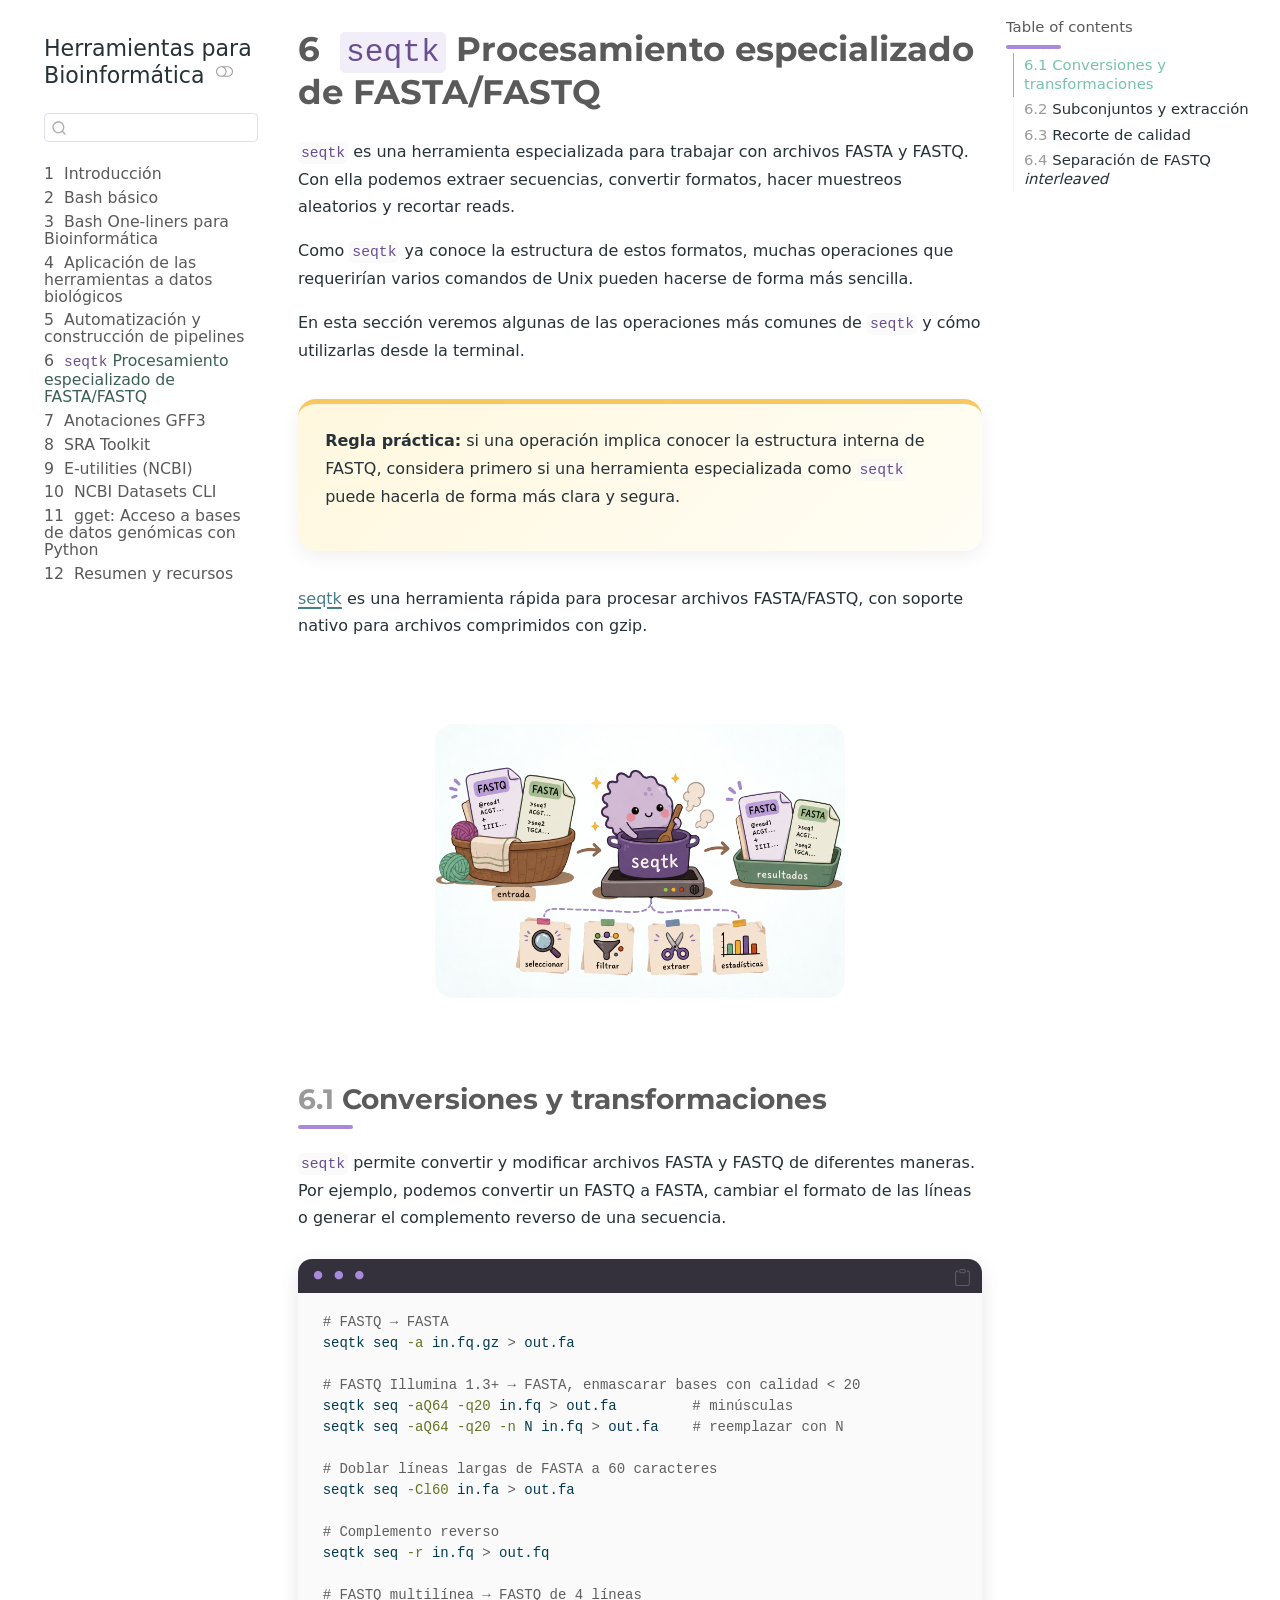
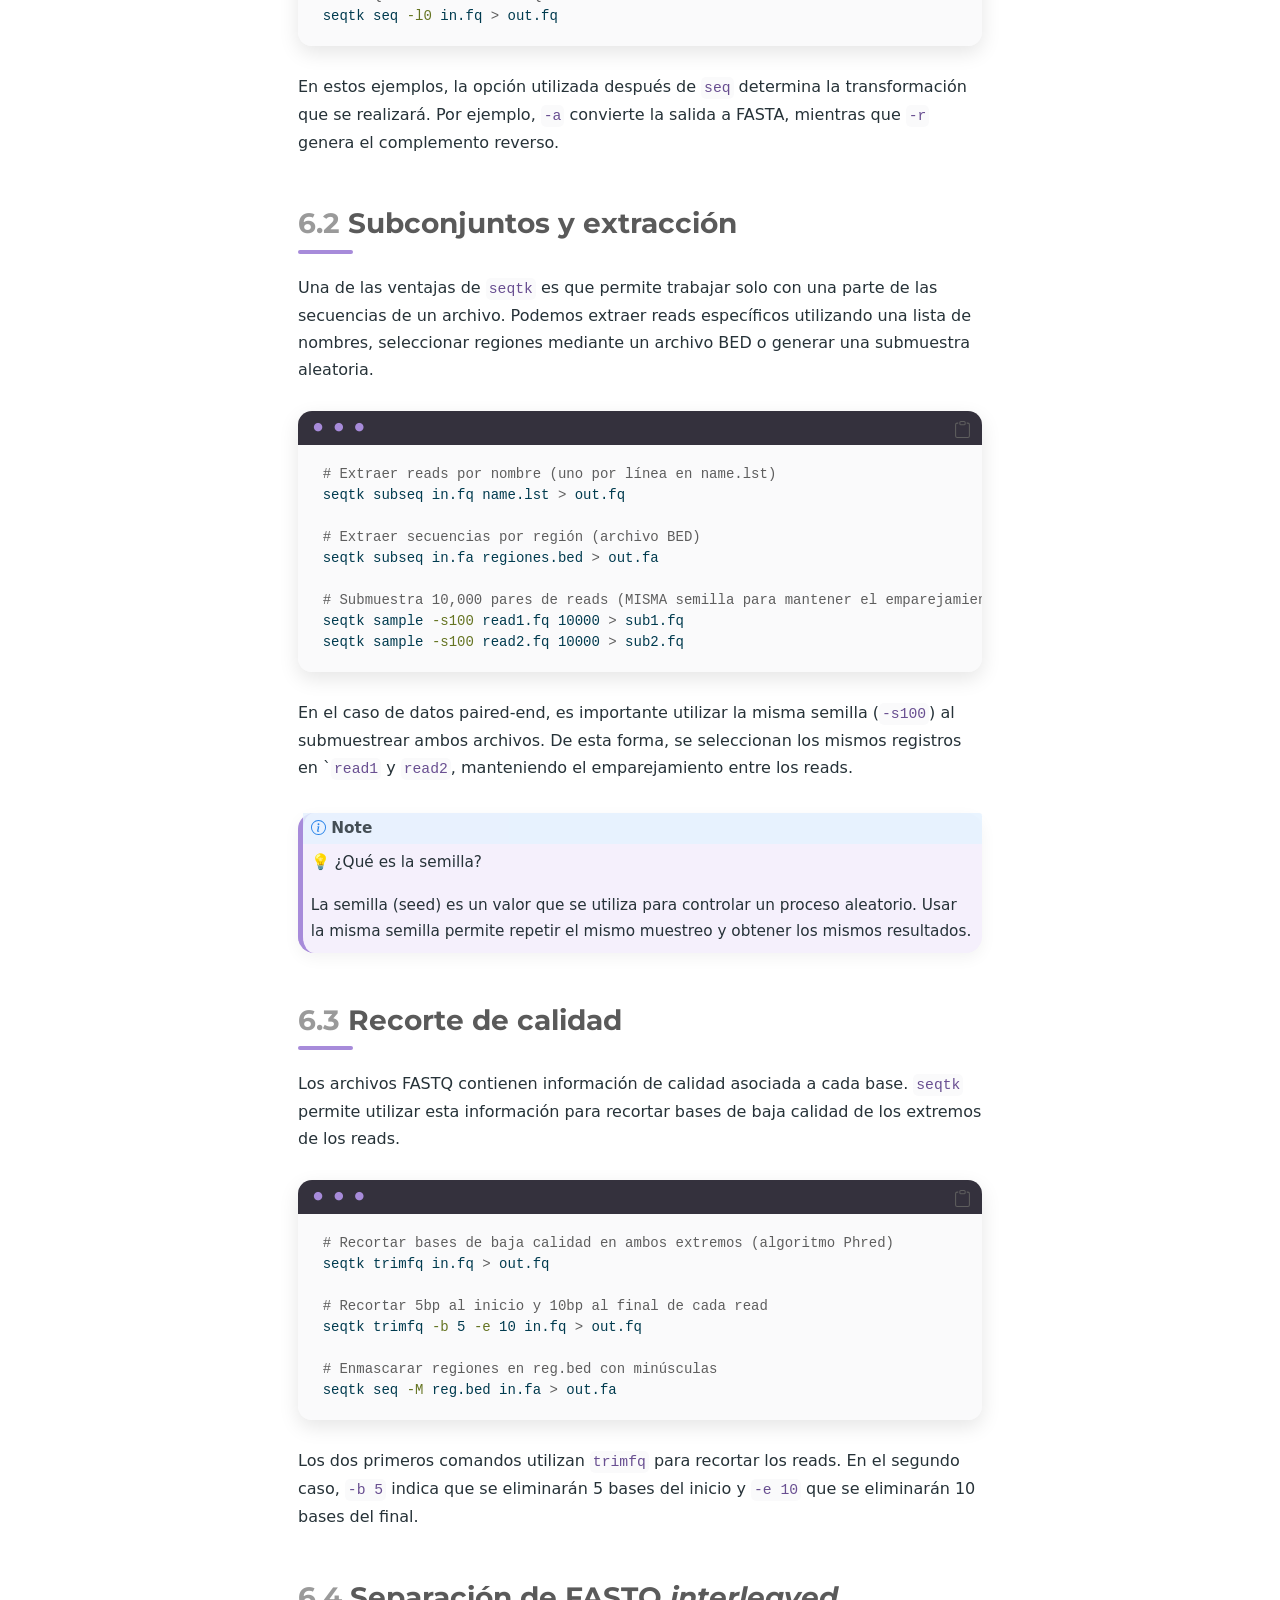
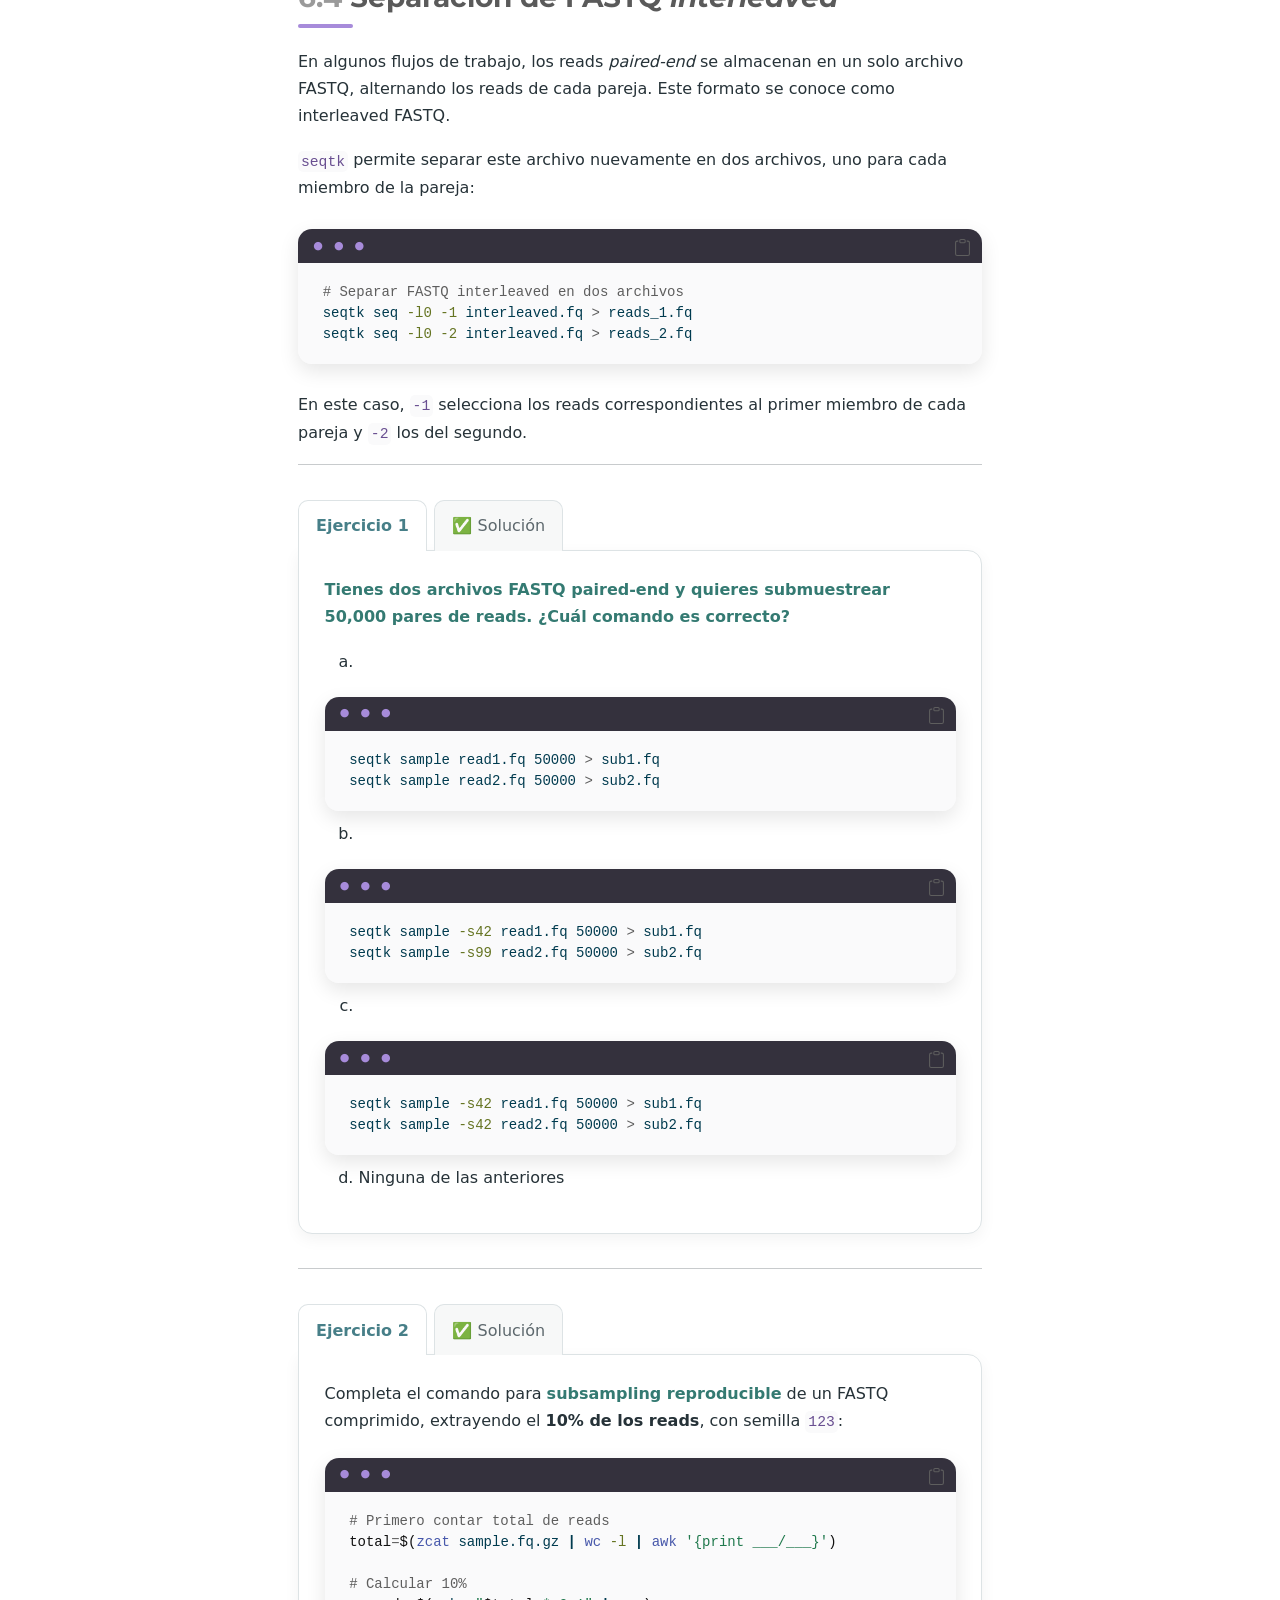
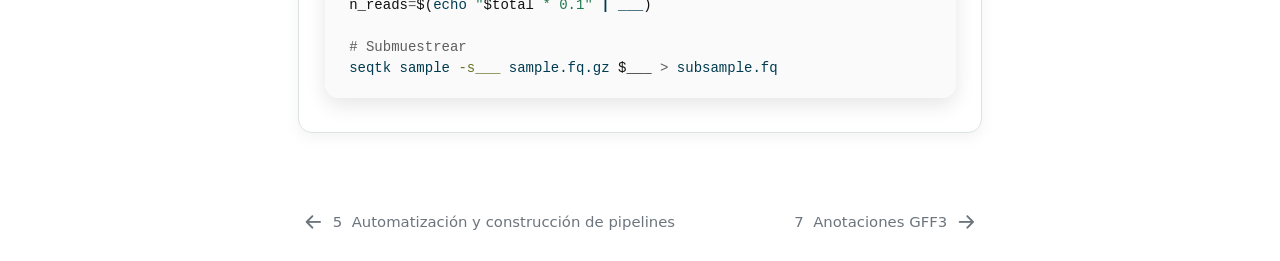
<file: docs/seqtk.html>
<!DOCTYPE html>
<html xmlns="http://www.w3.org/1999/xhtml" lang="en" xml:lang="en"><head>

<meta charset="utf-8">
<meta name="generator" content="quarto-1.9.38">

<meta name="viewport" content="width=device-width, initial-scale=1.0, user-scalable=yes">


<title>6&nbsp; seqtk Procesamiento especializado de FASTA/FASTQ – Herramientas para Bioinformática</title>
<style>
/* Default styles provided by pandoc.
** See https://pandoc.org/MANUAL.html#variables-for-html for config info.
*/
code{white-space: pre-wrap;}
span.smallcaps{font-variant: small-caps;}
div.columns{display: flex; gap: min(4vw, 1.5em);}
div.column{flex: auto; overflow-x: auto;}
div.hanging-indent{margin-left: 1.5em; text-indent: -1.5em;}
ul.task-list{list-style: none;}
ul.task-list li input[type="checkbox"] {
  width: 0.8em;
  margin: 0 0.8em 0.2em -1em; /* quarto-specific, see https://github.com/quarto-dev/quarto-cli/issues/4556 */ 
  vertical-align: middle;
}
/* CSS for syntax highlighting */
html { -webkit-text-size-adjust: 100%; }
pre > code.sourceCode { white-space: pre; position: relative; }
pre > code.sourceCode > span { display: inline-block; line-height: 1.25; }
pre > code.sourceCode > span:empty { height: 1.2em; }
.sourceCode { overflow: visible; }
code.sourceCode > span { color: inherit; text-decoration: inherit; }
div.sourceCode { margin: 1em 0; }
pre.sourceCode { margin: 0; }
@media screen {
div.sourceCode { overflow: auto; }
}
@media print {
pre > code.sourceCode { white-space: pre-wrap; }
pre > code.sourceCode > span { text-indent: -5em; padding-left: 5em; }
}
pre.numberSource code
  { counter-reset: source-line 0; }
pre.numberSource code > span
  { position: relative; left: -4em; counter-increment: source-line; }
pre.numberSource code > span > a:first-child::before
  { content: counter(source-line);
    position: relative; left: -1em; text-align: right; vertical-align: baseline;
    border: none; display: inline-block;
    -webkit-touch-callout: none; -webkit-user-select: none;
    -khtml-user-select: none; -moz-user-select: none;
    -ms-user-select: none; user-select: none;
    padding: 0 4px; width: 4em;
  }
pre.numberSource { margin-left: 3em;  padding-left: 4px; }
div.sourceCode
  {   }
@media screen {
pre > code.sourceCode > span > a:first-child::before { text-decoration: underline; }
}
</style>


<script src="site_libs/quarto-nav/quarto-nav.js"></script>
<script src="site_libs/quarto-nav/headroom.min.js"></script>
<script src="site_libs/clipboard/clipboard.min.js"></script>
<script src="site_libs/quarto-search/autocomplete.umd.js"></script>
<script src="site_libs/quarto-search/fuse.min.js"></script>
<script src="site_libs/quarto-search/quarto-search.js"></script>
<meta name="quarto:offset" content="./">
<link href="./gff3.html" rel="next">
<link href="./automatization.html" rel="prev">
<script src="site_libs/quarto-html/quarto.js" type="module"></script>
<script src="site_libs/quarto-html/tabsets/tabsets.js" type="module"></script>
<script src="site_libs/quarto-html/popper.min.js"></script>
<script src="site_libs/quarto-html/tippy.umd.min.js"></script>
<script src="site_libs/quarto-html/anchor.min.js"></script>
<link href="site_libs/quarto-html/tippy.css" rel="stylesheet">
<link href="site_libs/quarto-html/quarto-syntax-highlighting-15634bcf2e68342d4ad2dfa704d543f6.css" rel="stylesheet" class="quarto-color-scheme" id="quarto-text-highlighting-styles">
<link href="site_libs/quarto-html/quarto-syntax-highlighting-dark-0a6b7249c26820e032cb0bd839ff02b1.css" rel="stylesheet" class="quarto-color-scheme quarto-color-alternate" id="quarto-text-highlighting-styles">
<link href="site_libs/quarto-html/quarto-syntax-highlighting-15634bcf2e68342d4ad2dfa704d543f6.css" rel="stylesheet" class="quarto-color-scheme-extra" id="quarto-text-highlighting-styles">
<script src="site_libs/bootstrap/bootstrap.min.js"></script>
<link href="site_libs/bootstrap/bootstrap-icons.css" rel="stylesheet">
<link href="site_libs/bootstrap/bootstrap-dd48739e482d666719efe25489baaec7.min.css" rel="stylesheet" append-hash="true" class="quarto-color-scheme" id="quarto-bootstrap" data-mode="light">
<link href="site_libs/bootstrap/bootstrap-dark-c5491cb7295b3d79f070a3ccf938a403.min.css" rel="stylesheet" append-hash="true" class="quarto-color-scheme quarto-color-alternate" id="quarto-bootstrap" data-mode="dark">
<link href="site_libs/bootstrap/bootstrap-dd48739e482d666719efe25489baaec7.min.css" rel="stylesheet" append-hash="true" class="quarto-color-scheme-extra" id="quarto-bootstrap" data-mode="light">
<script id="quarto-search-options" type="application/json">{
  "location": "sidebar",
  "copy-button": false,
  "collapse-after": 3,
  "panel-placement": "start",
  "type": "textbox",
  "limit": 50,
  "keyboard-shortcut": [
    "f",
    "/",
    "s"
  ],
  "show-item-context": false,
  "language": {
    "search-no-results-text": "No results",
    "search-matching-documents-text": "matching documents",
    "search-copy-link-title": "Copy link to search",
    "search-hide-matches-text": "Hide additional matches",
    "search-more-match-text": "more match in this document",
    "search-more-matches-text": "more matches in this document",
    "search-clear-button-title": "Clear",
    "search-text-placeholder": "",
    "search-detached-cancel-button-title": "Cancel",
    "search-submit-button-title": "Submit",
    "search-label": "Search"
  }
}</script>
<style>html{ scroll-behavior: smooth; }</style>


<link rel="stylesheet" href="styles.css">
</head>

<body class="nav-sidebar floating quarto-light"><script id="quarto-html-before-body" type="application/javascript">
    const toggleBodyColorMode = (bsSheetEl) => {
      const mode = bsSheetEl.getAttribute("data-mode");
      const bodyEl = window.document.querySelector("body");
      if (mode === "dark") {
        bodyEl.classList.add("quarto-dark");
        bodyEl.classList.remove("quarto-light");
      } else {
        bodyEl.classList.add("quarto-light");
        bodyEl.classList.remove("quarto-dark");
      }
    }
    const toggleBodyColorPrimary = () => {
      const bsSheetEl = window.document.querySelector("link#quarto-bootstrap:not([rel=disabled-stylesheet])");
      if (bsSheetEl) {
        toggleBodyColorMode(bsSheetEl);
      }
    }
    const setColorSchemeToggle = (alternate) => {
      const toggles = window.document.querySelectorAll('.quarto-color-scheme-toggle');
      for (let i=0; i < toggles.length; i++) {
        const toggle = toggles[i];
        if (toggle) {
          if (alternate) {
            toggle.classList.add("alternate");
          } else {
            toggle.classList.remove("alternate");
          }
        }
      }
    };
    const toggleColorMode = (alternate) => {
      // Switch the stylesheets
      const primaryStylesheets = window.document.querySelectorAll('link.quarto-color-scheme:not(.quarto-color-alternate)');
      const alternateStylesheets = window.document.querySelectorAll('link.quarto-color-scheme.quarto-color-alternate');
      manageTransitions('#quarto-margin-sidebar .nav-link', false);
      if (alternate) {
        // note: dark is layered on light, we don't disable primary!
        enableStylesheet(alternateStylesheets);
        for (const sheetNode of alternateStylesheets) {
          if (sheetNode.id === "quarto-bootstrap") {
            toggleBodyColorMode(sheetNode);
          }
        }
      } else {
        disableStylesheet(alternateStylesheets);
        enableStylesheet(primaryStylesheets)
        toggleBodyColorPrimary();
      }
      manageTransitions('#quarto-margin-sidebar .nav-link', true);
      // Switch the toggles
      setColorSchemeToggle(alternate)
      // Hack to workaround the fact that safari doesn't
      // properly recolor the scrollbar when toggling (#1455)
      if (navigator.userAgent.indexOf('Safari') > 0 && navigator.userAgent.indexOf('Chrome') == -1) {
        manageTransitions("body", false);
        window.scrollTo(0, 1);
        setTimeout(() => {
          window.scrollTo(0, 0);
          manageTransitions("body", true);
        }, 40);
      }
    }
    const disableStylesheet = (stylesheets) => {
      for (let i=0; i < stylesheets.length; i++) {
        const stylesheet = stylesheets[i];
        stylesheet.rel = 'disabled-stylesheet';
      }
    }
    const enableStylesheet = (stylesheets) => {
      for (let i=0; i < stylesheets.length; i++) {
        const stylesheet = stylesheets[i];
        if(stylesheet.rel !== 'stylesheet') { // for Chrome, which will still FOUC without this check
          stylesheet.rel = 'stylesheet';
        }
      }
    }
    const manageTransitions = (selector, allowTransitions) => {
      const els = window.document.querySelectorAll(selector);
      for (let i=0; i < els.length; i++) {
        const el = els[i];
        if (allowTransitions) {
          el.classList.remove('notransition');
        } else {
          el.classList.add('notransition');
        }
      }
    }
    const isFileUrl = () => {
      return window.location.protocol === 'file:';
    }
    const hasAlternateSentinel = () => {
      let styleSentinel = getColorSchemeSentinel();
      if (styleSentinel !== null) {
        return styleSentinel === "alternate";
      } else {
        return false;
      }
    }
    const setStyleSentinel = (alternate) => {
      const value = alternate ? "alternate" : "default";
      if (!isFileUrl()) {
        window.localStorage.setItem("quarto-color-scheme", value);
      } else {
        localAlternateSentinel = value;
      }
    }
    const getColorSchemeSentinel = () => {
      if (!isFileUrl()) {
        const storageValue = window.localStorage.getItem("quarto-color-scheme");
        return storageValue != null ? storageValue : localAlternateSentinel;
      } else {
        return localAlternateSentinel;
      }
    }
    const toggleGiscusIfUsed = (isAlternate, darkModeDefault) => {
      const baseTheme = document.querySelector('#giscus-base-theme')?.value ?? 'light';
      const alternateTheme = document.querySelector('#giscus-alt-theme')?.value ?? 'dark';
      let newTheme = '';
      if(authorPrefersDark) {
        newTheme = isAlternate ? baseTheme : alternateTheme;
      } else {
        newTheme = isAlternate ? alternateTheme : baseTheme;
      }
      const changeGiscusTheme = () => {
        // From: https://github.com/giscus/giscus/issues/336
        const sendMessage = (message) => {
          const iframe = document.querySelector('iframe.giscus-frame');
          if (!iframe) return;
          iframe.contentWindow.postMessage({ giscus: message }, 'https://giscus.app');
        }
        sendMessage({
          setConfig: {
            theme: newTheme
          }
        });
      }
      const isGiscussLoaded = window.document.querySelector('iframe.giscus-frame') !== null;
      if (isGiscussLoaded) {
        changeGiscusTheme();
      }
    };
    const authorPrefersDark = false;
    const darkModeDefault = authorPrefersDark;
      document.querySelector('link#quarto-text-highlighting-styles.quarto-color-scheme-extra').rel = 'disabled-stylesheet';
      document.querySelector('link#quarto-bootstrap.quarto-color-scheme-extra').rel = 'disabled-stylesheet';
    let localAlternateSentinel = darkModeDefault ? 'alternate' : 'default';
    // Dark / light mode switch
    window.quartoToggleColorScheme = () => {
      // Read the current dark / light value
      let toAlternate = !hasAlternateSentinel();
      toggleColorMode(toAlternate);
      setStyleSentinel(toAlternate);
      toggleGiscusIfUsed(toAlternate, darkModeDefault);
      window.dispatchEvent(new Event('resize'));
    };
    // Switch to dark mode if need be
    if (hasAlternateSentinel()) {
      toggleColorMode(true);
    } else {
      toggleColorMode(false);
    }
  </script>

<div id="quarto-search-results"></div>
  <header id="quarto-header" class="headroom fixed-top">
  <nav class="quarto-secondary-nav">
    <div class="container-fluid d-flex">
      <button type="button" class="quarto-btn-toggle btn" data-bs-toggle="collapse" role="button" data-bs-target=".quarto-sidebar-collapse-item" aria-controls="quarto-sidebar" aria-expanded="false" aria-label="Toggle sidebar navigation" onclick="if (window.quartoToggleHeadroom) { window.quartoToggleHeadroom(); }">
        <i class="bi bi-layout-text-sidebar-reverse"></i>
      </button>
        <nav class="quarto-page-breadcrumbs" aria-label="breadcrumb"><ol class="breadcrumb"><li class="breadcrumb-item"><a href="./seqtk.html"><span class="chapter-number">6</span>&nbsp; <span class="chapter-title"><code>seqtk</code> Procesamiento especializado de FASTA/FASTQ</span></a></li></ol></nav>
        <a class="flex-grow-1" role="navigation" data-bs-toggle="collapse" data-bs-target=".quarto-sidebar-collapse-item" aria-controls="quarto-sidebar" aria-expanded="false" aria-label="Toggle sidebar navigation" onclick="if (window.quartoToggleHeadroom) { window.quartoToggleHeadroom(); }">      
        </a>
      <button type="button" class="btn quarto-search-button" aria-label="Search" onclick="window.quartoOpenSearch();">
        <i class="bi bi-search"></i>
      </button>
    </div>
  </nav>
</header>
<!-- content -->
<div id="quarto-content" class="quarto-container page-columns page-rows-contents page-layout-article">
<!-- sidebar -->
  <nav id="quarto-sidebar" class="sidebar collapse collapse-horizontal quarto-sidebar-collapse-item sidebar-navigation floating overflow-auto">
    <div class="pt-lg-2 mt-2 text-left sidebar-header">
    <div class="sidebar-title mb-0 py-0">
      <a href="./">Herramientas para Bioinformática</a> 
        <div class="sidebar-tools-main">
  <a href="" class="quarto-color-scheme-toggle quarto-navigation-tool  px-1" onclick="window.quartoToggleColorScheme(); return false;" title="Toggle dark mode"><i class="bi"></i></a>
</div>
    </div>
      </div>
        <div class="mt-2 flex-shrink-0 align-items-center">
        <div class="sidebar-search">
        <div id="quarto-search" class="" title="Search"></div>
        </div>
        </div>
    <div class="sidebar-menu-container"> 
    <ul class="list-unstyled mt-1">
        <li class="sidebar-item">
  <div class="sidebar-item-container"> 
  <a href="./index.html" class="sidebar-item-text sidebar-link">
 <span class="menu-text"><span class="chapter-number">1</span>&nbsp; <span class="chapter-title">Introducción</span></span></a>
  </div>
</li>
        <li class="sidebar-item">
  <div class="sidebar-item-container"> 
  <a href="./bash_basics.html" class="sidebar-item-text sidebar-link">
 <span class="menu-text"><span class="chapter-number">2</span>&nbsp; <span class="chapter-title">Bash básico</span></span></a>
  </div>
</li>
        <li class="sidebar-item">
  <div class="sidebar-item-container"> 
  <a href="./bash_one_liners.html" class="sidebar-item-text sidebar-link">
 <span class="menu-text"><span class="chapter-number">3</span>&nbsp; <span class="chapter-title">Bash One-liners para Bioinformática</span></span></a>
  </div>
</li>
        <li class="sidebar-item">
  <div class="sidebar-item-container"> 
  <a href="./one_liners_and_bioinformatics.html" class="sidebar-item-text sidebar-link">
 <span class="menu-text"><span class="chapter-number">4</span>&nbsp; <span class="chapter-title">Aplicación de las herramientas a datos biológicos</span></span></a>
  </div>
</li>
        <li class="sidebar-item">
  <div class="sidebar-item-container"> 
  <a href="./automatization.html" class="sidebar-item-text sidebar-link">
 <span class="menu-text"><span class="chapter-number">5</span>&nbsp; <span class="chapter-title">Automatización y construcción de pipelines</span></span></a>
  </div>
</li>
        <li class="sidebar-item">
  <div class="sidebar-item-container"> 
  <a href="./seqtk.html" class="sidebar-item-text sidebar-link active">
 <span class="menu-text"><span class="chapter-number">6</span>&nbsp; <span class="chapter-title"><code>seqtk</code> Procesamiento especializado de FASTA/FASTQ</span></span></a>
  </div>
</li>
        <li class="sidebar-item">
  <div class="sidebar-item-container"> 
  <a href="./gff3.html" class="sidebar-item-text sidebar-link">
 <span class="menu-text"><span class="chapter-number">7</span>&nbsp; <span class="chapter-title">Anotaciones GFF3</span></span></a>
  </div>
</li>
        <li class="sidebar-item">
  <div class="sidebar-item-container"> 
  <a href="./SRA_toolkit.html" class="sidebar-item-text sidebar-link">
 <span class="menu-text"><span class="chapter-number">8</span>&nbsp; <span class="chapter-title">SRA Toolkit</span></span></a>
  </div>
</li>
        <li class="sidebar-item">
  <div class="sidebar-item-container"> 
  <a href="./e_utilities.html" class="sidebar-item-text sidebar-link">
 <span class="menu-text"><span class="chapter-number">9</span>&nbsp; <span class="chapter-title">E-utilities (NCBI)</span></span></a>
  </div>
</li>
        <li class="sidebar-item">
  <div class="sidebar-item-container"> 
  <a href="./NCBI_dataset.html" class="sidebar-item-text sidebar-link">
 <span class="menu-text"><span class="chapter-number">10</span>&nbsp; <span class="chapter-title">NCBI Datasets CLI</span></span></a>
  </div>
</li>
        <li class="sidebar-item">
  <div class="sidebar-item-container"> 
  <a href="./gget.html" class="sidebar-item-text sidebar-link">
 <span class="menu-text"><span class="chapter-number">11</span>&nbsp; <span class="chapter-title">gget: Acceso a bases de datos genómicas con Python</span></span></a>
  </div>
</li>
        <li class="sidebar-item">
  <div class="sidebar-item-container"> 
  <a href="./sources.html" class="sidebar-item-text sidebar-link">
 <span class="menu-text"><span class="chapter-number">12</span>&nbsp; <span class="chapter-title">Resumen y recursos</span></span></a>
  </div>
</li>
    </ul>
    </div>
</nav>
<div id="quarto-sidebar-glass" class="quarto-sidebar-collapse-item" data-bs-toggle="collapse" data-bs-target=".quarto-sidebar-collapse-item"></div>
<!-- margin-sidebar -->
    <div id="quarto-margin-sidebar" class="sidebar margin-sidebar">
        <nav id="TOC" role="doc-toc" class="toc-active">
    <h2 id="toc-title">Table of contents</h2>
   
  <ul>
  <li><a href="#conversiones-y-transformaciones" id="toc-conversiones-y-transformaciones" class="nav-link active" data-scroll-target="#conversiones-y-transformaciones"><span class="header-section-number">6.1</span> Conversiones y transformaciones</a></li>
  <li><a href="#subconjuntos-y-extracción" id="toc-subconjuntos-y-extracción" class="nav-link" data-scroll-target="#subconjuntos-y-extracción"><span class="header-section-number">6.2</span> Subconjuntos y extracción</a></li>
  <li><a href="#recorte-de-calidad" id="toc-recorte-de-calidad" class="nav-link" data-scroll-target="#recorte-de-calidad"><span class="header-section-number">6.3</span> Recorte de calidad</a></li>
  <li><a href="#separación-de-fastq-interleaved" id="toc-separación-de-fastq-interleaved" class="nav-link" data-scroll-target="#separación-de-fastq-interleaved"><span class="header-section-number">6.4</span> Separación de FASTQ <em>interleaved</em></a></li>
  </ul>
</nav>
    </div>
<!-- main -->
<main class="content" id="quarto-document-content">


<header id="title-block-header" class="quarto-title-block default">
<div class="quarto-title">
<h1 class="title"><span class="chapter-number">6</span>&nbsp; <span class="chapter-title"><code>seqtk</code> Procesamiento especializado de FASTA/FASTQ</span></h1>
</div>



<div class="quarto-title-meta">

    
  
    
  </div>
  


</header>


<p><code>seqtk</code> es una herramienta especializada para trabajar con archivos FASTA y FASTQ. Con ella podemos extraer secuencias, convertir formatos, hacer muestreos aleatorios y recortar reads.</p>
<p>Como <code>seqtk</code> ya conoce la estructura de estos formatos, muchas operaciones que requerirían varios comandos de Unix pueden hacerse de forma más sencilla.</p>
<p>En esta sección veremos algunas de las operaciones más comunes de <code>seqtk</code> y cómo utilizarlas desde la terminal.</p>
<div class="idea">
<p><strong>Regla práctica:</strong> si una operación implica conocer la estructura interna de FASTQ, considera primero si una herramienta especializada como <code>seqtk</code> puede hacerla de forma más clara y segura.</p>
</div>
<p><a href="https://github.com/lh3/seqtk">seqtk</a> es una herramienta rápida para procesar archivos FASTA/FASTQ, con soporte nativo para archivos comprimidos con gzip.</p>
<div class="quarto-figure quarto-figure-center">
<figure class="figure">
<p><img src="figures/seqtk.png" class="img-fluid quarto-figure quarto-figure-center figure-img" style="width:60.0%"></p>
</figure>
</div>
<section id="conversiones-y-transformaciones" class="level2" data-number="6.1">
<h2 data-number="6.1" class="anchored" data-anchor-id="conversiones-y-transformaciones"><span class="header-section-number">6.1</span> Conversiones y transformaciones</h2>
<p><code>seqtk</code> permite convertir y modificar archivos FASTA y FASTQ de diferentes maneras. Por ejemplo, podemos convertir un FASTQ a FASTA, cambiar el formato de las líneas o generar el complemento reverso de una secuencia.</p>
<div class="code-copy-outer-scaffold"><div class="sourceCode" id="cb1"><pre class="sourceCode bash code-with-copy"><code class="sourceCode bash"><span id="cb1-1"><a href="#cb1-1" aria-hidden="true" tabindex="-1"></a><span class="co"># FASTQ → FASTA</span></span>
<span id="cb1-2"><a href="#cb1-2" aria-hidden="true" tabindex="-1"></a><span class="ex">seqtk</span> seq <span class="at">-a</span> in.fq.gz <span class="op">&gt;</span> out.fa</span>
<span id="cb1-3"><a href="#cb1-3" aria-hidden="true" tabindex="-1"></a></span>
<span id="cb1-4"><a href="#cb1-4" aria-hidden="true" tabindex="-1"></a><span class="co"># FASTQ Illumina 1.3+ → FASTA, enmascarar bases con calidad &lt; 20</span></span>
<span id="cb1-5"><a href="#cb1-5" aria-hidden="true" tabindex="-1"></a><span class="ex">seqtk</span> seq <span class="at">-aQ64</span> <span class="at">-q20</span> in.fq <span class="op">&gt;</span> out.fa         <span class="co"># minúsculas</span></span>
<span id="cb1-6"><a href="#cb1-6" aria-hidden="true" tabindex="-1"></a><span class="ex">seqtk</span> seq <span class="at">-aQ64</span> <span class="at">-q20</span> <span class="at">-n</span> N in.fq <span class="op">&gt;</span> out.fa    <span class="co"># reemplazar con N</span></span>
<span id="cb1-7"><a href="#cb1-7" aria-hidden="true" tabindex="-1"></a></span>
<span id="cb1-8"><a href="#cb1-8" aria-hidden="true" tabindex="-1"></a><span class="co"># Doblar líneas largas de FASTA a 60 caracteres</span></span>
<span id="cb1-9"><a href="#cb1-9" aria-hidden="true" tabindex="-1"></a><span class="ex">seqtk</span> seq <span class="at">-Cl60</span> in.fa <span class="op">&gt;</span> out.fa</span>
<span id="cb1-10"><a href="#cb1-10" aria-hidden="true" tabindex="-1"></a></span>
<span id="cb1-11"><a href="#cb1-11" aria-hidden="true" tabindex="-1"></a><span class="co"># Complemento reverso</span></span>
<span id="cb1-12"><a href="#cb1-12" aria-hidden="true" tabindex="-1"></a><span class="ex">seqtk</span> seq <span class="at">-r</span> in.fq <span class="op">&gt;</span> out.fq</span>
<span id="cb1-13"><a href="#cb1-13" aria-hidden="true" tabindex="-1"></a></span>
<span id="cb1-14"><a href="#cb1-14" aria-hidden="true" tabindex="-1"></a><span class="co"># FASTQ multilínea → FASTQ de 4 líneas</span></span>
<span id="cb1-15"><a href="#cb1-15" aria-hidden="true" tabindex="-1"></a><span class="ex">seqtk</span> seq <span class="at">-l0</span> in.fq <span class="op">&gt;</span> out.fq</span></code></pre></div><button title="Copy to Clipboard" class="code-copy-button"><i class="bi"></i></button></div>
<p>En estos ejemplos, la opción utilizada después de <code>seq</code> determina la transformación que se realizará. Por ejemplo, <code>-a</code> convierte la salida a FASTA, mientras que <code>-r</code> genera el complemento reverso.</p>
</section>
<section id="subconjuntos-y-extracción" class="level2" data-number="6.2">
<h2 data-number="6.2" class="anchored" data-anchor-id="subconjuntos-y-extracción"><span class="header-section-number">6.2</span> Subconjuntos y extracción</h2>
<p>Una de las ventajas de <code>seqtk</code> es que permite trabajar solo con una parte de las secuencias de un archivo. Podemos extraer reads específicos utilizando una lista de nombres, seleccionar regiones mediante un archivo BED o generar una submuestra aleatoria.</p>
<div class="code-copy-outer-scaffold"><div class="sourceCode" id="cb2"><pre class="sourceCode bash code-with-copy"><code class="sourceCode bash"><span id="cb2-1"><a href="#cb2-1" aria-hidden="true" tabindex="-1"></a><span class="co"># Extraer reads por nombre (uno por línea en name.lst)</span></span>
<span id="cb2-2"><a href="#cb2-2" aria-hidden="true" tabindex="-1"></a><span class="ex">seqtk</span> subseq in.fq name.lst <span class="op">&gt;</span> out.fq</span>
<span id="cb2-3"><a href="#cb2-3" aria-hidden="true" tabindex="-1"></a></span>
<span id="cb2-4"><a href="#cb2-4" aria-hidden="true" tabindex="-1"></a><span class="co"># Extraer secuencias por región (archivo BED)</span></span>
<span id="cb2-5"><a href="#cb2-5" aria-hidden="true" tabindex="-1"></a><span class="ex">seqtk</span> subseq in.fa regiones.bed <span class="op">&gt;</span> out.fa</span>
<span id="cb2-6"><a href="#cb2-6" aria-hidden="true" tabindex="-1"></a></span>
<span id="cb2-7"><a href="#cb2-7" aria-hidden="true" tabindex="-1"></a><span class="co"># Submuestra 10,000 pares de reads (MISMA semilla para mantener el emparejamiento)</span></span>
<span id="cb2-8"><a href="#cb2-8" aria-hidden="true" tabindex="-1"></a><span class="ex">seqtk</span> sample <span class="at">-s100</span> read1.fq 10000 <span class="op">&gt;</span> sub1.fq</span>
<span id="cb2-9"><a href="#cb2-9" aria-hidden="true" tabindex="-1"></a><span class="ex">seqtk</span> sample <span class="at">-s100</span> read2.fq 10000 <span class="op">&gt;</span> sub2.fq</span></code></pre></div><button title="Copy to Clipboard" class="code-copy-button"><i class="bi"></i></button></div>
<p>En el caso de datos paired-end, es importante utilizar la misma semilla (<code>-s100</code>) al submuestrear ambos archivos. De esta forma, se seleccionan los mismos registros en `<code>read1</code> y <code>read2</code>, manteniendo el emparejamiento entre los reads.</p>
<div class="callout callout-style-default callout-note callout-titled">
<div class="callout-header d-flex align-content-center">
<div class="callout-icon-container">
<i class="callout-icon"></i>
</div>
<div class="callout-title-container flex-fill">
Note
</div>
</div>
<div class="callout-body-container callout-body">
<p>💡 ¿Qué es la semilla?</p>
<p>La semilla (seed) es un valor que se utiliza para controlar un proceso aleatorio. Usar la misma semilla permite repetir el mismo muestreo y obtener los mismos resultados.</p>
</div>
</div>
</section>
<section id="recorte-de-calidad" class="level2" data-number="6.3">
<h2 data-number="6.3" class="anchored" data-anchor-id="recorte-de-calidad"><span class="header-section-number">6.3</span> Recorte de calidad</h2>
<p>Los archivos FASTQ contienen información de calidad asociada a cada base. <code>seqtk</code> permite utilizar esta información para recortar bases de baja calidad de los extremos de los reads.</p>
<div class="code-copy-outer-scaffold"><div class="sourceCode" id="cb3"><pre class="sourceCode bash code-with-copy"><code class="sourceCode bash"><span id="cb3-1"><a href="#cb3-1" aria-hidden="true" tabindex="-1"></a><span class="co"># Recortar bases de baja calidad en ambos extremos (algoritmo Phred)</span></span>
<span id="cb3-2"><a href="#cb3-2" aria-hidden="true" tabindex="-1"></a><span class="ex">seqtk</span> trimfq in.fq <span class="op">&gt;</span> out.fq</span>
<span id="cb3-3"><a href="#cb3-3" aria-hidden="true" tabindex="-1"></a></span>
<span id="cb3-4"><a href="#cb3-4" aria-hidden="true" tabindex="-1"></a><span class="co"># Recortar 5bp al inicio y 10bp al final de cada read</span></span>
<span id="cb3-5"><a href="#cb3-5" aria-hidden="true" tabindex="-1"></a><span class="ex">seqtk</span> trimfq <span class="at">-b</span> 5 <span class="at">-e</span> 10 in.fq <span class="op">&gt;</span> out.fq</span>
<span id="cb3-6"><a href="#cb3-6" aria-hidden="true" tabindex="-1"></a></span>
<span id="cb3-7"><a href="#cb3-7" aria-hidden="true" tabindex="-1"></a><span class="co"># Enmascarar regiones en reg.bed con minúsculas</span></span>
<span id="cb3-8"><a href="#cb3-8" aria-hidden="true" tabindex="-1"></a><span class="ex">seqtk</span> seq <span class="at">-M</span> reg.bed in.fa <span class="op">&gt;</span> out.fa</span></code></pre></div><button title="Copy to Clipboard" class="code-copy-button"><i class="bi"></i></button></div>
<p>Los dos primeros comandos utilizan <code>trimfq</code> para recortar los reads. En el segundo caso, <code>-b 5</code> indica que se eliminarán 5 bases del inicio y <code>-e 10</code> que se eliminarán 10 bases del final.</p>
</section>
<section id="separación-de-fastq-interleaved" class="level2" data-number="6.4">
<h2 data-number="6.4" class="anchored" data-anchor-id="separación-de-fastq-interleaved"><span class="header-section-number">6.4</span> Separación de FASTQ <em>interleaved</em></h2>
<p>En algunos flujos de trabajo, los reads <em>paired-end</em> se almacenan en un solo archivo FASTQ, alternando los reads de cada pareja. Este formato se conoce como interleaved FASTQ.</p>
<p><code>seqtk</code> permite separar este archivo nuevamente en dos archivos, uno para cada miembro de la pareja:</p>
<div class="code-copy-outer-scaffold"><div class="sourceCode" id="cb4"><pre class="sourceCode bash code-with-copy"><code class="sourceCode bash"><span id="cb4-1"><a href="#cb4-1" aria-hidden="true" tabindex="-1"></a><span class="co"># Separar FASTQ interleaved en dos archivos</span></span>
<span id="cb4-2"><a href="#cb4-2" aria-hidden="true" tabindex="-1"></a><span class="ex">seqtk</span> seq <span class="at">-l0</span> <span class="at">-1</span> interleaved.fq <span class="op">&gt;</span> reads_1.fq</span>
<span id="cb4-3"><a href="#cb4-3" aria-hidden="true" tabindex="-1"></a><span class="ex">seqtk</span> seq <span class="at">-l0</span> <span class="at">-2</span> interleaved.fq <span class="op">&gt;</span> reads_2.fq</span></code></pre></div><button title="Copy to Clipboard" class="code-copy-button"><i class="bi"></i></button></div>
<p>En este caso, <code>-1</code> selecciona los reads correspondientes al primer miembro de cada pareja y <code>-2</code> los del segundo.</p>
<hr>
<div class="tabset-margin-container"></div><div class="panel-tabset">
<ul class="nav nav-tabs" role="tablist"><li class="nav-item" role="presentation"><a class="nav-link active" id="tabset-1-1-tab" data-bs-toggle="tab" data-bs-target="#tabset-1-1" role="tab" aria-controls="tabset-1-1" aria-selected="true" href="" aria-current="page">Ejercicio 1</a></li><li class="nav-item" role="presentation"><a class="nav-link" id="tabset-1-2-tab" data-bs-toggle="tab" data-bs-target="#tabset-1-2" role="tab" aria-controls="tabset-1-2" aria-selected="false" href="">✅ Solución</a></li></ul>
<div class="tab-content">
<div id="tabset-1-1" class="tab-pane active" role="tabpanel" aria-labelledby="tabset-1-1-tab">
<p><strong>Tienes dos archivos FASTQ paired-end y quieres submuestrear 50,000 pares de reads. ¿Cuál comando es correcto?</strong></p>
<ol type="a">
<li></li>
</ol>
<div class="code-copy-outer-scaffold"><div class="sourceCode" id="cb5"><pre class="sourceCode bash code-with-copy"><code class="sourceCode bash"><span id="cb5-1"><a href="#cb5-1" aria-hidden="true" tabindex="-1"></a><span class="ex">seqtk</span> sample read1.fq 50000 <span class="op">&gt;</span> sub1.fq</span>
<span id="cb5-2"><a href="#cb5-2" aria-hidden="true" tabindex="-1"></a><span class="ex">seqtk</span> sample read2.fq 50000 <span class="op">&gt;</span> sub2.fq</span></code></pre></div><button title="Copy to Clipboard" class="code-copy-button"><i class="bi"></i></button></div>
<ol start="2" type="a">
<li></li>
</ol>
<div class="code-copy-outer-scaffold"><div class="sourceCode" id="cb6"><pre class="sourceCode bash code-with-copy"><code class="sourceCode bash"><span id="cb6-1"><a href="#cb6-1" aria-hidden="true" tabindex="-1"></a><span class="ex">seqtk</span> sample <span class="at">-s42</span> read1.fq 50000 <span class="op">&gt;</span> sub1.fq</span>
<span id="cb6-2"><a href="#cb6-2" aria-hidden="true" tabindex="-1"></a><span class="ex">seqtk</span> sample <span class="at">-s99</span> read2.fq 50000 <span class="op">&gt;</span> sub2.fq</span></code></pre></div><button title="Copy to Clipboard" class="code-copy-button"><i class="bi"></i></button></div>
<ol start="3" type="a">
<li></li>
</ol>
<div class="code-copy-outer-scaffold"><div class="sourceCode" id="cb7"><pre class="sourceCode bash code-with-copy"><code class="sourceCode bash"><span id="cb7-1"><a href="#cb7-1" aria-hidden="true" tabindex="-1"></a><span class="ex">seqtk</span> sample <span class="at">-s42</span> read1.fq 50000 <span class="op">&gt;</span> sub1.fq</span>
<span id="cb7-2"><a href="#cb7-2" aria-hidden="true" tabindex="-1"></a><span class="ex">seqtk</span> sample <span class="at">-s42</span> read2.fq 50000 <span class="op">&gt;</span> sub2.fq</span></code></pre></div><button title="Copy to Clipboard" class="code-copy-button"><i class="bi"></i></button></div>
<ol start="4" type="a">
<li>Ninguna de las anteriores</li>
</ol>
</div>
<div id="tabset-1-2" class="tab-pane" role="tabpanel" aria-labelledby="tabset-1-2-tab">
<p>La respuesta correcta es <strong>c)</strong>.</p>
<p>Es <strong>crítico</strong> usar la <strong>misma semilla aleatoria</strong> (<code>-s42</code>) en ambos archivos para garantizar que los pares de reads se mantengan juntos. Si se usan semillas diferentes (opción b) o ninguna semilla (opción a), los reads del archivo 1 y 2 no corresponderán entre sí.</p>
</div>
</div>
</div>
<hr>
<div class="tabset-margin-container"></div><div class="panel-tabset">
<ul class="nav nav-tabs" role="tablist"><li class="nav-item" role="presentation"><a class="nav-link active" id="tabset-2-1-tab" data-bs-toggle="tab" data-bs-target="#tabset-2-1" role="tab" aria-controls="tabset-2-1" aria-selected="true" href="">Ejercicio 2</a></li><li class="nav-item" role="presentation"><a class="nav-link" id="tabset-2-2-tab" data-bs-toggle="tab" data-bs-target="#tabset-2-2" role="tab" aria-controls="tabset-2-2" aria-selected="false" href="">✅ Solución</a></li></ul>
<div class="tab-content">
<div id="tabset-2-1" class="tab-pane active" role="tabpanel" aria-labelledby="tabset-2-1-tab">
<p>Completa el comando para <strong>subsampling reproducible</strong> de un FASTQ comprimido, extrayendo el <strong>10% de los reads</strong>, con semilla <code>123</code>:</p>
<div class="code-copy-outer-scaffold"><div class="sourceCode" id="cb8"><pre class="sourceCode bash code-with-copy"><code class="sourceCode bash"><span id="cb8-1"><a href="#cb8-1" aria-hidden="true" tabindex="-1"></a><span class="co"># Primero contar total de reads</span></span>
<span id="cb8-2"><a href="#cb8-2" aria-hidden="true" tabindex="-1"></a><span class="va">total</span><span class="op">=</span><span class="va">$(</span><span class="fu">zcat</span> sample.fq.gz <span class="kw">|</span> <span class="fu">wc</span> <span class="at">-l</span> <span class="kw">|</span> <span class="fu">awk</span> <span class="st">'{print ___/___}'</span><span class="va">)</span></span>
<span id="cb8-3"><a href="#cb8-3" aria-hidden="true" tabindex="-1"></a></span>
<span id="cb8-4"><a href="#cb8-4" aria-hidden="true" tabindex="-1"></a><span class="co"># Calcular 10%</span></span>
<span id="cb8-5"><a href="#cb8-5" aria-hidden="true" tabindex="-1"></a><span class="va">n_reads</span><span class="op">=</span><span class="va">$(</span><span class="bu">echo</span> <span class="st">"</span><span class="va">$total</span><span class="st"> * 0.1"</span> <span class="kw">|</span> <span class="ex">___</span><span class="va">)</span></span>
<span id="cb8-6"><a href="#cb8-6" aria-hidden="true" tabindex="-1"></a></span>
<span id="cb8-7"><a href="#cb8-7" aria-hidden="true" tabindex="-1"></a><span class="co"># Submuestrear</span></span>
<span id="cb8-8"><a href="#cb8-8" aria-hidden="true" tabindex="-1"></a><span class="ex">seqtk</span> sample <span class="at">-s___</span> sample.fq.gz <span class="va">$___</span> <span class="op">&gt;</span> subsample.fq</span></code></pre></div><button title="Copy to Clipboard" class="code-copy-button"><i class="bi"></i></button></div>
</div>
<div id="tabset-2-2" class="tab-pane" role="tabpanel" aria-labelledby="tabset-2-2-tab">
<div class="code-copy-outer-scaffold"><div class="sourceCode" id="cb9"><pre class="sourceCode bash code-with-copy"><code class="sourceCode bash"><span id="cb9-1"><a href="#cb9-1" aria-hidden="true" tabindex="-1"></a><span class="co"># Contar reads totales (4 líneas por read en FASTQ)</span></span>
<span id="cb9-2"><a href="#cb9-2" aria-hidden="true" tabindex="-1"></a><span class="va">total</span><span class="op">=</span><span class="va">$(</span><span class="fu">zcat</span> sample.fq.gz <span class="kw">|</span> <span class="fu">wc</span> <span class="at">-l</span> <span class="kw">|</span> <span class="fu">awk</span> <span class="st">'{print $1/4}'</span><span class="va">)</span></span>
<span id="cb9-3"><a href="#cb9-3" aria-hidden="true" tabindex="-1"></a></span>
<span id="cb9-4"><a href="#cb9-4" aria-hidden="true" tabindex="-1"></a><span class="co"># Calcular 10% con bc</span></span>
<span id="cb9-5"><a href="#cb9-5" aria-hidden="true" tabindex="-1"></a><span class="va">n_reads</span><span class="op">=</span><span class="va">$(</span><span class="bu">echo</span> <span class="st">"</span><span class="va">$total</span><span class="st"> * 0.1"</span> <span class="kw">|</span> <span class="fu">bc</span> <span class="kw">|</span> <span class="fu">awk</span> <span class="st">'{printf "%d", $1}'</span><span class="va">)</span></span>
<span id="cb9-6"><a href="#cb9-6" aria-hidden="true" tabindex="-1"></a></span>
<span id="cb9-7"><a href="#cb9-7" aria-hidden="true" tabindex="-1"></a><span class="co"># Submuestrear con semilla 123</span></span>
<span id="cb9-8"><a href="#cb9-8" aria-hidden="true" tabindex="-1"></a><span class="ex">seqtk</span> sample <span class="at">-s123</span> sample.fq.gz <span class="va">$n_reads</span> <span class="op">&gt;</span> subsample.fq</span>
<span id="cb9-9"><a href="#cb9-9" aria-hidden="true" tabindex="-1"></a></span>
<span id="cb9-10"><a href="#cb9-10" aria-hidden="true" tabindex="-1"></a><span class="bu">echo</span> <span class="st">"Total reads: </span><span class="va">$total</span><span class="st"> → Subsample: </span><span class="va">$n_reads</span><span class="st">"</span></span></code></pre></div><button title="Copy to Clipboard" class="code-copy-button"><i class="bi"></i></button></div>
</div>
</div>
</div>


</section>

</main> <!-- /main -->
<script id="quarto-html-after-body" type="application/javascript">
  window.document.addEventListener("DOMContentLoaded", function (event) {
    // Ensure there is a toggle, if there isn't float one in the top right
    if (window.document.querySelector('.quarto-color-scheme-toggle') === null) {
      const a = window.document.createElement('a');
      a.classList.add('top-right');
      a.classList.add('quarto-color-scheme-toggle');
      a.href = "";
      a.onclick = function() { try { window.quartoToggleColorScheme(); } catch {} return false; };
      const i = window.document.createElement("i");
      i.classList.add('bi');
      a.appendChild(i);
      window.document.body.appendChild(a);
    }
    setColorSchemeToggle(hasAlternateSentinel())
    const icon = "";
    const anchorJS = new window.AnchorJS();
    anchorJS.options = {
      placement: 'right',
      icon: icon
    };
    anchorJS.add('.anchored');
    const isCodeAnnotation = (el) => {
      for (const clz of el.classList) {
        if (clz.startsWith('code-annotation-')) {                     
          return true;
        }
      }
      return false;
    }
    const onCopySuccess = function(e) {
      // button target
      const button = e.trigger;
      // don't keep focus
      button.blur();
      // flash "checked"
      button.classList.add('code-copy-button-checked');
      var currentTitle = button.getAttribute("title");
      button.setAttribute("title", "Copied!");
      let tooltip;
      if (window.bootstrap) {
        button.setAttribute("data-bs-toggle", "tooltip");
        button.setAttribute("data-bs-placement", "left");
        button.setAttribute("data-bs-title", "Copied!");
        tooltip = new bootstrap.Tooltip(button, 
          { trigger: "manual", 
            customClass: "code-copy-button-tooltip",
            offset: [0, -8]});
        tooltip.show();    
      }
      setTimeout(function() {
        if (tooltip) {
          tooltip.hide();
          button.removeAttribute("data-bs-title");
          button.removeAttribute("data-bs-toggle");
          button.removeAttribute("data-bs-placement");
        }
        button.setAttribute("title", currentTitle);
        button.classList.remove('code-copy-button-checked');
      }, 1000);
      // clear code selection
      e.clearSelection();
    }
    const getTextToCopy = function(trigger) {
      const outerScaffold = trigger.parentElement.cloneNode(true);
      const codeEl = outerScaffold.querySelector('code');
      for (const childEl of codeEl.children) {
        if (isCodeAnnotation(childEl)) {
          childEl.remove();
        }
      }
      return codeEl.innerText;
    }
    const clipboard = new window.ClipboardJS('.code-copy-button:not([data-in-quarto-modal])', {
      text: getTextToCopy
    });
    clipboard.on('success', onCopySuccess);
    if (window.document.getElementById('quarto-embedded-source-code-modal')) {
      const clipboardModal = new window.ClipboardJS('.code-copy-button[data-in-quarto-modal]', {
        text: getTextToCopy,
        container: window.document.getElementById('quarto-embedded-source-code-modal')
      });
      clipboardModal.on('success', onCopySuccess);
    }
      var localhostRegex = new RegExp(/^(?:http|https):\/\/localhost\:?[0-9]*\//);
      var mailtoRegex = new RegExp(/^mailto:/);
        var filterRegex = new RegExp('/' + window.location.host + '/');
      var isInternal = (href) => {
          return filterRegex.test(href) || localhostRegex.test(href) || mailtoRegex.test(href);
      }
      // Inspect non-navigation links and adorn them if external
     var links = window.document.querySelectorAll('a[href]:not(.nav-link):not(.navbar-brand):not(.toc-action):not(.sidebar-link):not(.sidebar-item-toggle):not(.pagination-link):not(.no-external):not([aria-hidden]):not(.dropdown-item):not(.quarto-navigation-tool):not(.about-link)');
      for (var i=0; i<links.length; i++) {
        const link = links[i];
        if (!isInternal(link.href)) {
          // undo the damage that might have been done by quarto-nav.js in the case of
          // links that we want to consider external
          if (link.dataset.originalHref !== undefined) {
            link.href = link.dataset.originalHref;
          }
            // target, if specified
            link.setAttribute("target", "_blank");
            if (link.getAttribute("rel") === null) {
              link.setAttribute("rel", "noopener");
            }
        }
      }
    function tippyHover(el, contentFn, onTriggerFn, onUntriggerFn) {
      const config = {
        allowHTML: true,
        maxWidth: 500,
        delay: 100,
        arrow: false,
        appendTo: function(el) {
            return el.parentElement;
        },
        interactive: true,
        interactiveBorder: 10,
        theme: 'quarto',
        placement: 'bottom-start',
      };
      if (contentFn) {
        config.content = contentFn;
      }
      if (onTriggerFn) {
        config.onTrigger = onTriggerFn;
      }
      if (onUntriggerFn) {
        config.onUntrigger = onUntriggerFn;
      }
      window.tippy(el, config); 
    }
    const noterefs = window.document.querySelectorAll('a[role="doc-noteref"]');
    for (var i=0; i<noterefs.length; i++) {
      const ref = noterefs[i];
      tippyHover(ref, function() {
        // use id or data attribute instead here
        let href = ref.getAttribute('data-footnote-href') || ref.getAttribute('href');
        try { href = new URL(href).hash; } catch {}
        const id = href.replace(/^#\/?/, "");
        const note = window.document.getElementById(id);
        if (note) {
          return note.innerHTML;
        } else {
          return "";
        }
      });
    }
    const xrefs = window.document.querySelectorAll('a.quarto-xref');
    const processXRef = (id, note) => {
      // Strip column container classes
      const stripColumnClz = (el) => {
        el.classList.remove("page-full", "page-columns");
        if (el.children) {
          for (const child of el.children) {
            stripColumnClz(child);
          }
        }
      }
      stripColumnClz(note)
      if (id === null || id.startsWith('sec-')) {
        // Special case sections, only their first couple elements
        const container = document.createElement("div");
        if (note.children && note.children.length > 2) {
          container.appendChild(note.children[0].cloneNode(true));
          for (let i = 1; i < note.children.length; i++) {
            const child = note.children[i];
            if (child.tagName === "P" && child.innerText === "") {
              continue;
            } else {
              container.appendChild(child.cloneNode(true));
              break;
            }
          }
          if (window.Quarto?.typesetMath) {
            window.Quarto.typesetMath(container);
          }
          return container.innerHTML
        } else {
          if (window.Quarto?.typesetMath) {
            window.Quarto.typesetMath(note);
          }
          return note.innerHTML;
        }
      } else {
        // Remove any anchor links if they are present
        const anchorLink = note.querySelector('a.anchorjs-link');
        if (anchorLink) {
          anchorLink.remove();
        }
        if (window.Quarto?.typesetMath) {
          window.Quarto.typesetMath(note);
        }
        if (note.classList.contains("callout")) {
          return note.outerHTML;
        } else {
          return note.innerHTML;
        }
      }
    }
    for (var i=0; i<xrefs.length; i++) {
      const xref = xrefs[i];
      tippyHover(xref, undefined, function(instance) {
        instance.disable();
        let url = xref.getAttribute('href');
        let hash = undefined; 
        if (url.startsWith('#')) {
          hash = url;
        } else {
          try { hash = new URL(url).hash; } catch {}
        }
        if (hash) {
          const id = hash.replace(/^#\/?/, "");
          const note = window.document.getElementById(id);
          if (note !== null) {
            try {
              const html = processXRef(id, note.cloneNode(true));
              instance.setContent(html);
            } finally {
              instance.enable();
              instance.show();
            }
          } else {
            // See if we can fetch this
            fetch(url.split('#')[0])
            .then(res => res.text())
            .then(html => {
              const parser = new DOMParser();
              const htmlDoc = parser.parseFromString(html, "text/html");
              const note = htmlDoc.getElementById(id);
              if (note !== null) {
                const html = processXRef(id, note);
                instance.setContent(html);
              } 
            }).finally(() => {
              instance.enable();
              instance.show();
            });
          }
        } else {
          // See if we can fetch a full url (with no hash to target)
          // This is a special case and we should probably do some content thinning / targeting
          fetch(url)
          .then(res => res.text())
          .then(html => {
            const parser = new DOMParser();
            const htmlDoc = parser.parseFromString(html, "text/html");
            const note = htmlDoc.querySelector('main.content');
            if (note !== null) {
              // This should only happen for chapter cross references
              // (since there is no id in the URL)
              // remove the first header
              if (note.children.length > 0 && note.children[0].tagName === "HEADER") {
                note.children[0].remove();
              }
              const html = processXRef(null, note);
              instance.setContent(html);
            } 
          }).finally(() => {
            instance.enable();
            instance.show();
          });
        }
      }, function(instance) {
      });
    }
        let selectedAnnoteEl;
        const selectorForAnnotation = ( cell, annotation) => {
          let cellAttr = 'data-code-cell="' + cell + '"';
          let lineAttr = 'data-code-annotation="' +  annotation + '"';
          const selector = 'span[' + cellAttr + '][' + lineAttr + ']';
          return selector;
        }
        const selectCodeLines = (annoteEl) => {
          const doc = window.document;
          const targetCell = annoteEl.getAttribute("data-target-cell");
          const targetAnnotation = annoteEl.getAttribute("data-target-annotation");
          const annoteSpan = window.document.querySelector(selectorForAnnotation(targetCell, targetAnnotation));
          const lines = annoteSpan.getAttribute("data-code-lines").split(",");
          const lineIds = lines.map((line) => {
            return targetCell + "-" + line;
          })
          let top = null;
          let height = null;
          let parent = null;
          if (lineIds.length > 0) {
              //compute the position of the single el (top and bottom and make a div)
              const el = window.document.getElementById(lineIds[0]);
              top = el.offsetTop;
              height = el.offsetHeight;
              parent = el.parentElement.parentElement;
            if (lineIds.length > 1) {
              const lastEl = window.document.getElementById(lineIds[lineIds.length - 1]);
              const bottom = lastEl.offsetTop + lastEl.offsetHeight;
              height = bottom - top;
            }
            if (top !== null && height !== null && parent !== null) {
              // cook up a div (if necessary) and position it 
              let div = window.document.getElementById("code-annotation-line-highlight");
              if (div === null) {
                div = window.document.createElement("div");
                div.setAttribute("id", "code-annotation-line-highlight");
                div.style.position = 'absolute';
                parent.appendChild(div);
              }
              div.style.top = top - 2 + "px";
              div.style.height = height + 4 + "px";
              div.style.left = 0;
              let gutterDiv = window.document.getElementById("code-annotation-line-highlight-gutter");
              if (gutterDiv === null) {
                gutterDiv = window.document.createElement("div");
                gutterDiv.setAttribute("id", "code-annotation-line-highlight-gutter");
                gutterDiv.style.position = 'absolute';
                const codeCell = window.document.getElementById(targetCell);
                const gutter = codeCell.querySelector('.code-annotation-gutter');
                gutter.appendChild(gutterDiv);
              }
              gutterDiv.style.top = top - 2 + "px";
              gutterDiv.style.height = height + 4 + "px";
            }
            selectedAnnoteEl = annoteEl;
          }
        };
        const unselectCodeLines = () => {
          const elementsIds = ["code-annotation-line-highlight", "code-annotation-line-highlight-gutter"];
          elementsIds.forEach((elId) => {
            const div = window.document.getElementById(elId);
            if (div) {
              div.remove();
            }
          });
          selectedAnnoteEl = undefined;
        };
          // Handle positioning of the toggle
      window.addEventListener(
        "resize",
        throttle(() => {
          elRect = undefined;
          if (selectedAnnoteEl) {
            selectCodeLines(selectedAnnoteEl);
          }
        }, 10)
      );
      function throttle(fn, ms) {
      let throttle = false;
      let timer;
        return (...args) => {
          if(!throttle) { // first call gets through
              fn.apply(this, args);
              throttle = true;
          } else { // all the others get throttled
              if(timer) clearTimeout(timer); // cancel #2
              timer = setTimeout(() => {
                fn.apply(this, args);
                timer = throttle = false;
              }, ms);
          }
        };
      }
        // Attach click handler to the DT
        const annoteDls = window.document.querySelectorAll('dt[data-target-cell]');
        for (const annoteDlNode of annoteDls) {
          annoteDlNode.addEventListener('click', (event) => {
            const clickedEl = event.target;
            if (clickedEl !== selectedAnnoteEl) {
              unselectCodeLines();
              const activeEl = window.document.querySelector('dt[data-target-cell].code-annotation-active');
              if (activeEl) {
                activeEl.classList.remove('code-annotation-active');
              }
              selectCodeLines(clickedEl);
              clickedEl.classList.add('code-annotation-active');
            } else {
              // Unselect the line
              unselectCodeLines();
              clickedEl.classList.remove('code-annotation-active');
            }
          });
        }
    const findCites = (el) => {
      const parentEl = el.parentElement;
      if (parentEl) {
        const cites = parentEl.dataset.cites;
        if (cites) {
          return {
            el,
            cites: cites.split(' ')
          };
        } else {
          return findCites(el.parentElement)
        }
      } else {
        return undefined;
      }
    };
    var bibliorefs = window.document.querySelectorAll('a[role="doc-biblioref"]');
    for (var i=0; i<bibliorefs.length; i++) {
      const ref = bibliorefs[i];
      const citeInfo = findCites(ref);
      if (citeInfo) {
        tippyHover(citeInfo.el, function() {
          var popup = window.document.createElement('div');
          citeInfo.cites.forEach(function(cite) {
            var citeDiv = window.document.createElement('div');
            citeDiv.classList.add('hanging-indent');
            citeDiv.classList.add('csl-entry');
            var biblioDiv = window.document.getElementById('ref-' + cite);
            if (biblioDiv) {
              citeDiv.innerHTML = biblioDiv.innerHTML;
            }
            popup.appendChild(citeDiv);
          });
          return popup.innerHTML;
        });
      }
    }
  });
  </script>
<nav class="page-navigation">
  <div class="nav-page nav-page-previous">
      <a href="./automatization.html" class="pagination-link" aria-label="Automatización y construcción de pipelines">
        <i class="bi bi-arrow-left-short"></i> <span class="nav-page-text"><span class="chapter-number">5</span>&nbsp; <span class="chapter-title">Automatización y construcción de pipelines</span></span>
      </a>          
  </div>
  <div class="nav-page nav-page-next">
      <a href="./gff3.html" class="pagination-link" aria-label="Anotaciones GFF3">
        <span class="nav-page-text"><span class="chapter-number">7</span>&nbsp; <span class="chapter-title">Anotaciones GFF3</span></span> <i class="bi bi-arrow-right-short"></i>
      </a>
  </div>
</nav>
</div> <!-- /content -->




<script src="site_libs/quarto-html/zenscroll-min.js"></script>
</body></html>
</file>
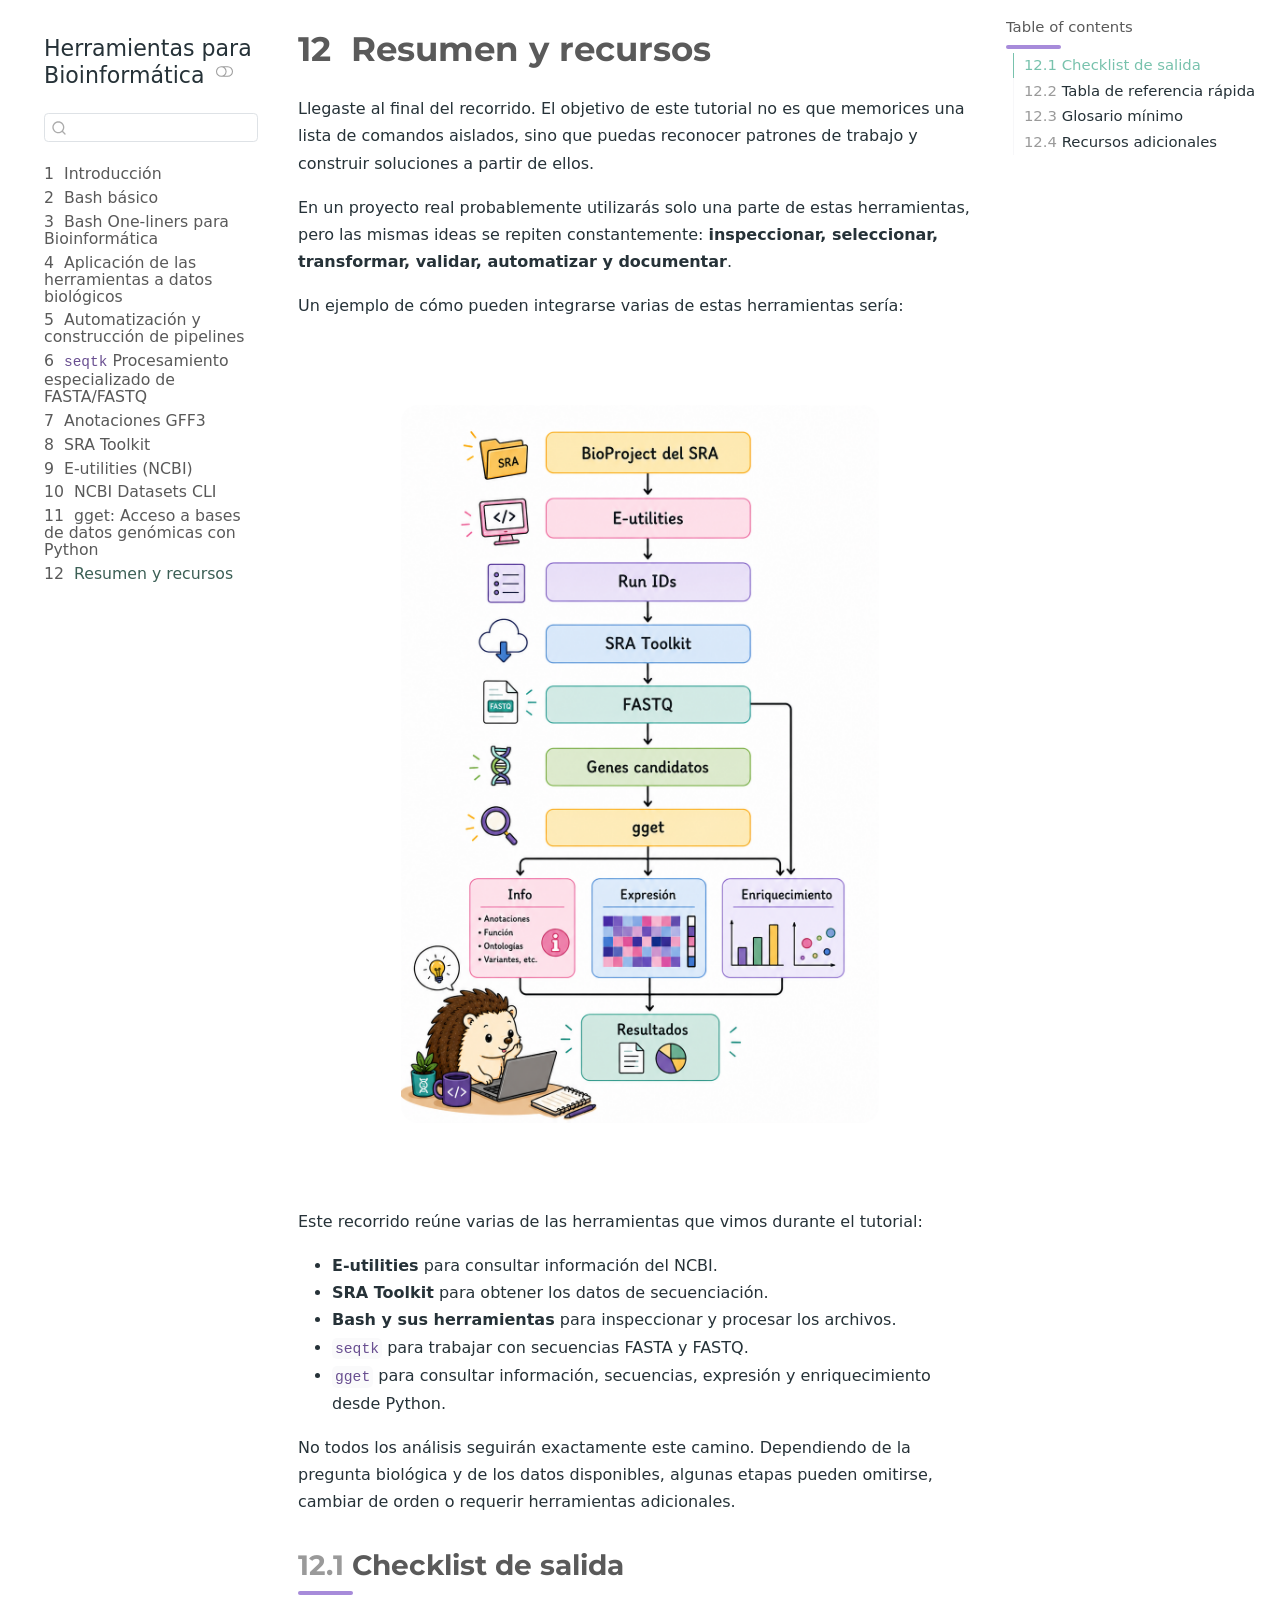
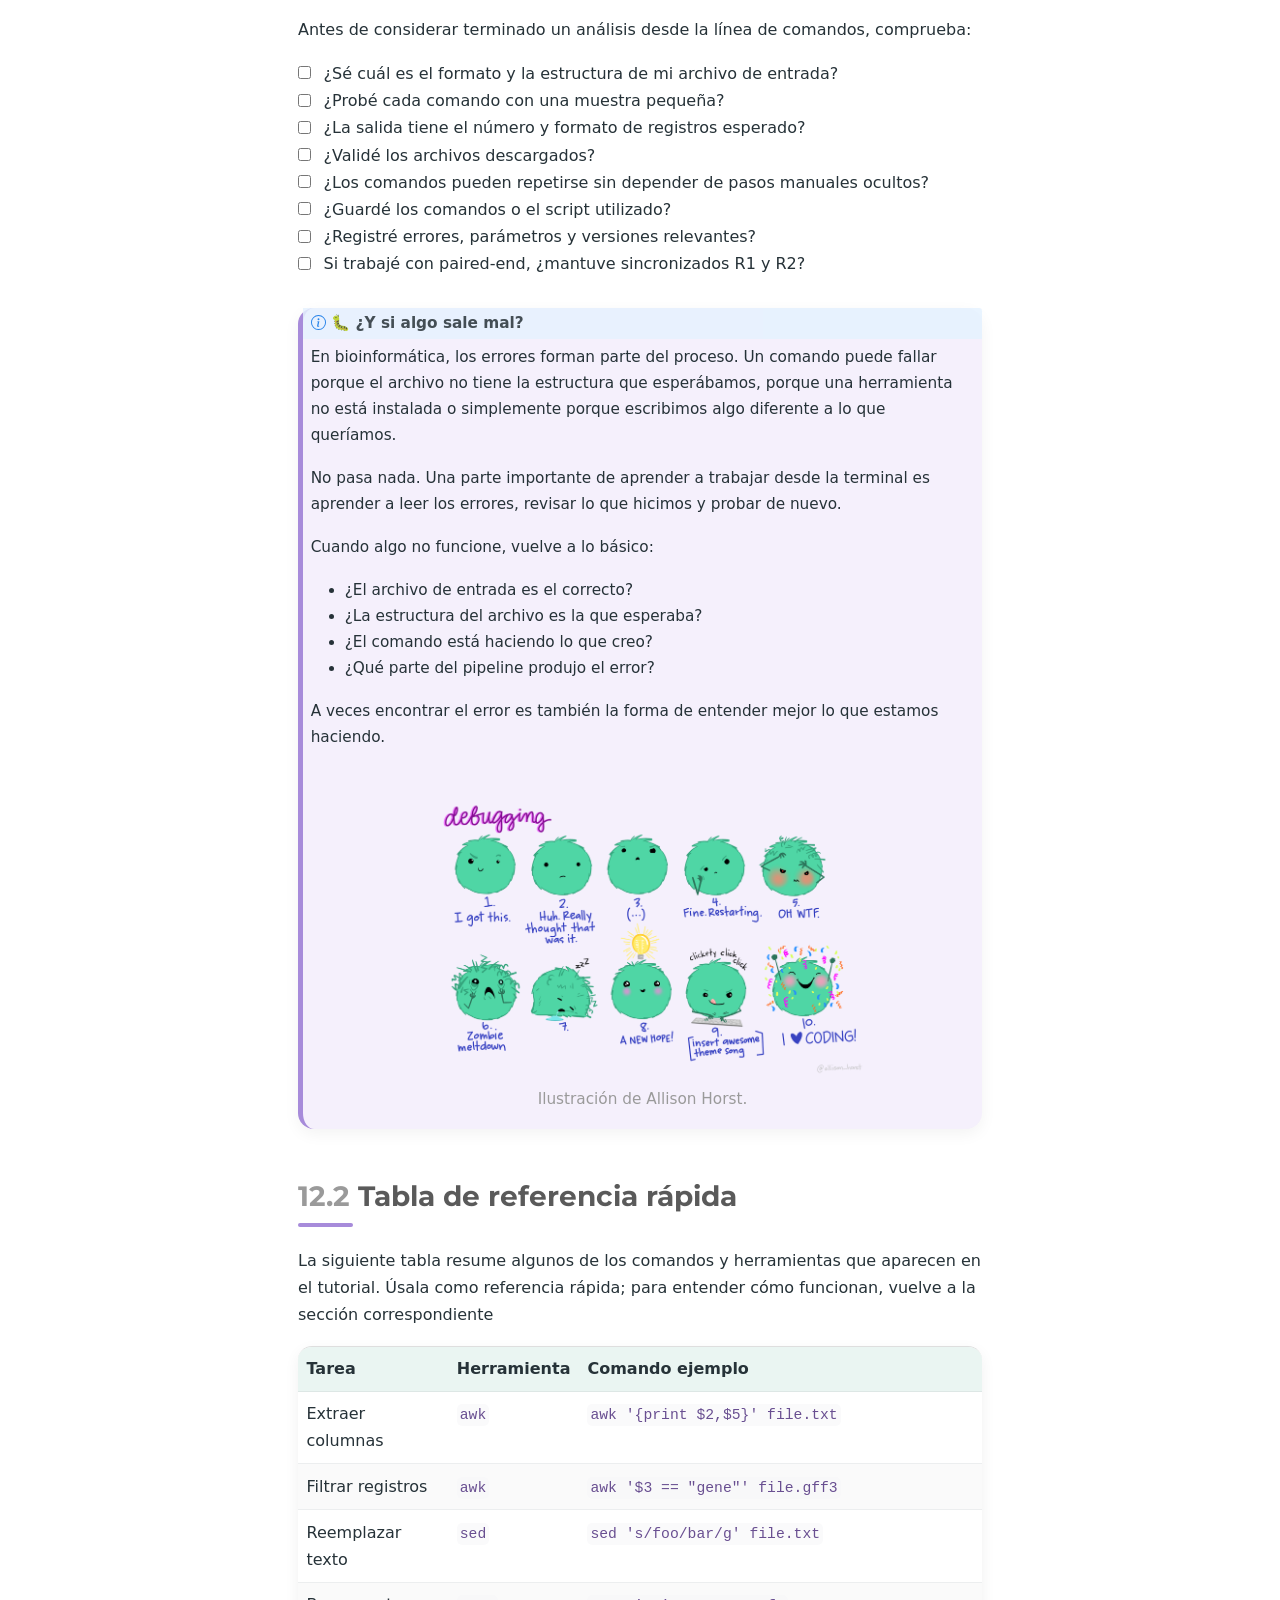
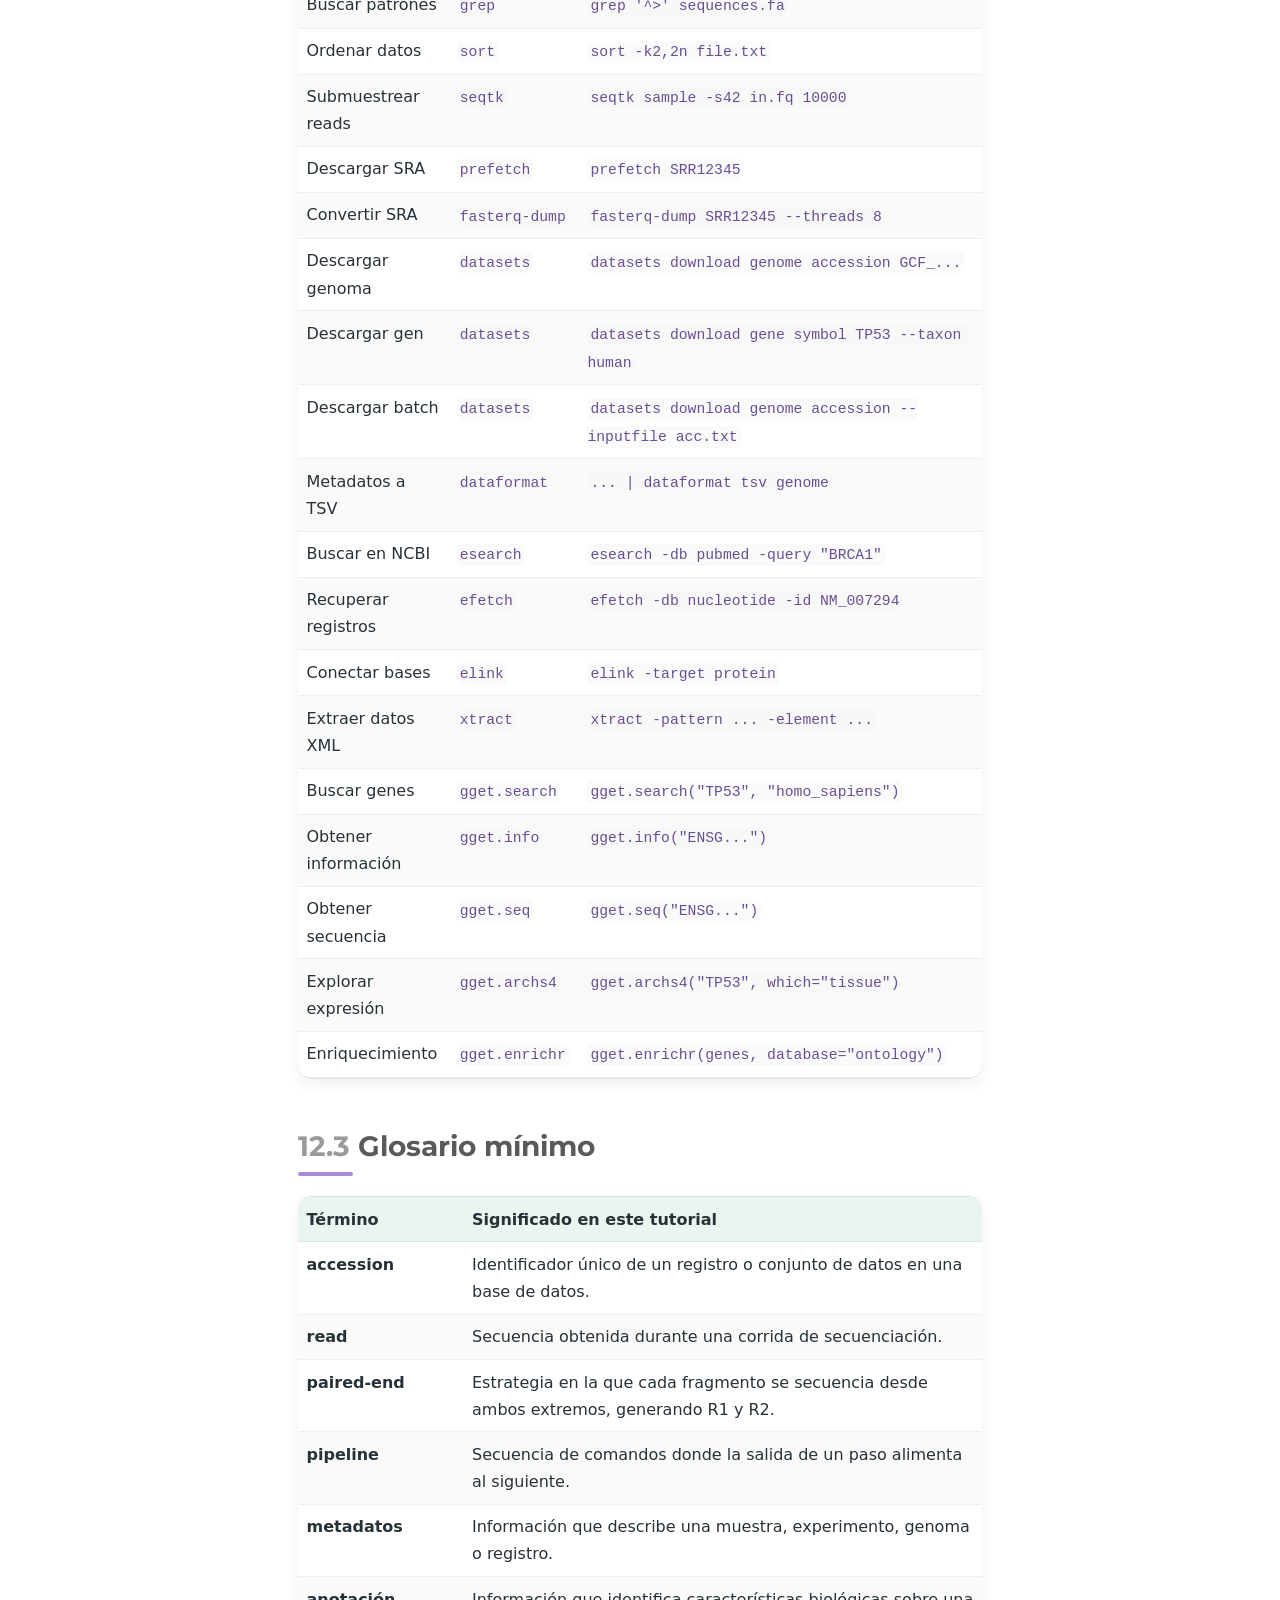
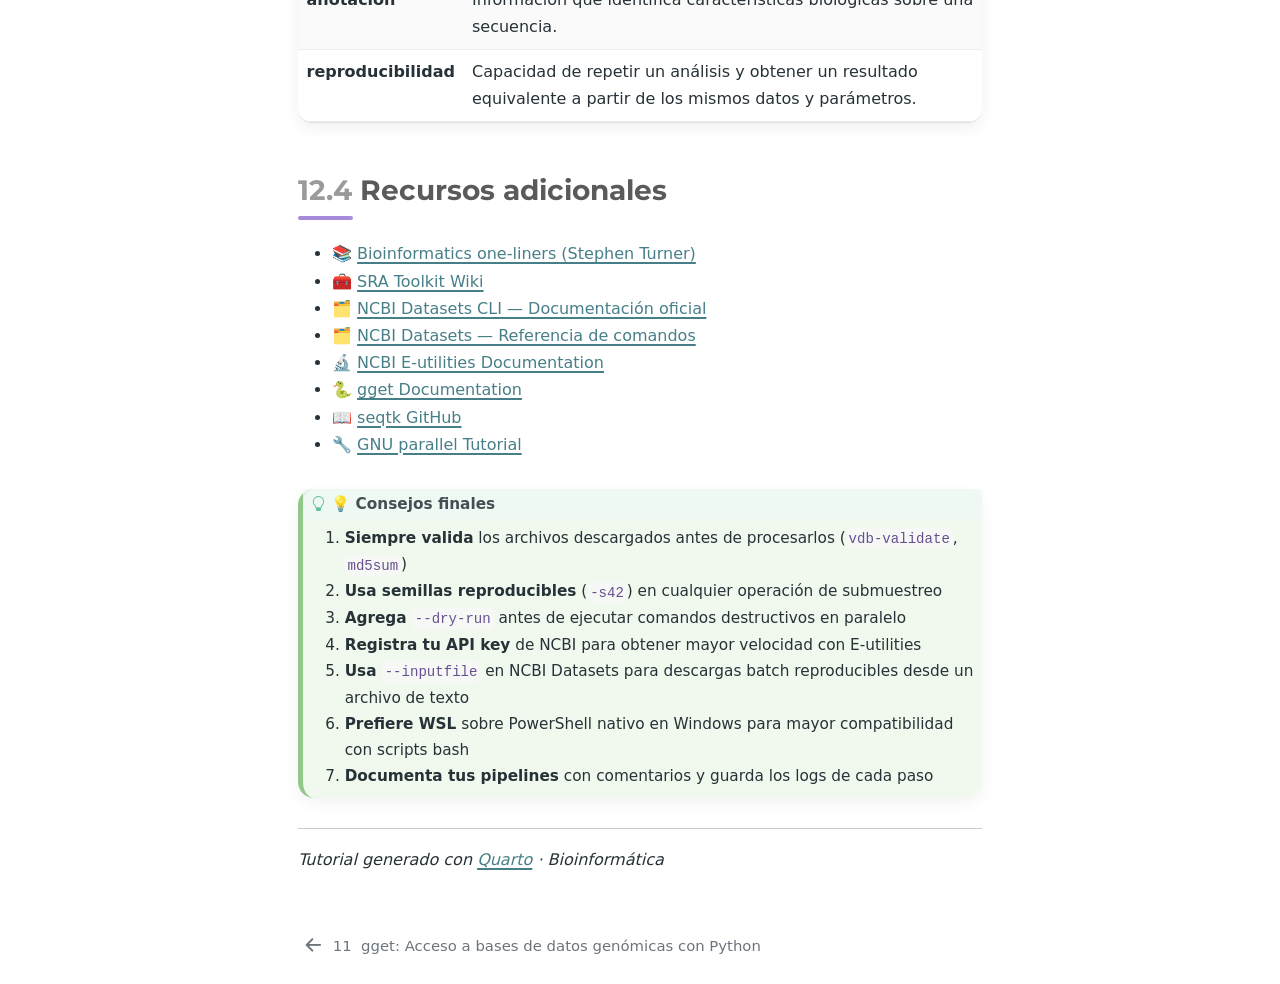
<file: docs/sources.html>
<!DOCTYPE html>
<html xmlns="http://www.w3.org/1999/xhtml" lang="en" xml:lang="en"><head>

<meta charset="utf-8">
<meta name="generator" content="quarto-1.9.38">

<meta name="viewport" content="width=device-width, initial-scale=1.0, user-scalable=yes">


<title>12&nbsp; Resumen y recursos – Herramientas para Bioinformática</title>
<style>
/* Default styles provided by pandoc.
** See https://pandoc.org/MANUAL.html#variables-for-html for config info.
*/
code{white-space: pre-wrap;}
span.smallcaps{font-variant: small-caps;}
div.columns{display: flex; gap: min(4vw, 1.5em);}
div.column{flex: auto; overflow-x: auto;}
div.hanging-indent{margin-left: 1.5em; text-indent: -1.5em;}
ul.task-list{list-style: none;}
ul.task-list li input[type="checkbox"] {
  width: 0.8em;
  margin: 0 0.8em 0.2em -1em; /* quarto-specific, see https://github.com/quarto-dev/quarto-cli/issues/4556 */ 
  vertical-align: middle;
}
</style>


<script src="site_libs/quarto-nav/quarto-nav.js"></script>
<script src="site_libs/quarto-nav/headroom.min.js"></script>
<script src="site_libs/clipboard/clipboard.min.js"></script>
<script src="site_libs/quarto-search/autocomplete.umd.js"></script>
<script src="site_libs/quarto-search/fuse.min.js"></script>
<script src="site_libs/quarto-search/quarto-search.js"></script>
<meta name="quarto:offset" content="./">
<link href="./gget.html" rel="prev">
<script src="site_libs/quarto-html/quarto.js" type="module"></script>
<script src="site_libs/quarto-html/tabsets/tabsets.js" type="module"></script>
<script src="site_libs/quarto-html/popper.min.js"></script>
<script src="site_libs/quarto-html/tippy.umd.min.js"></script>
<script src="site_libs/quarto-html/anchor.min.js"></script>
<link href="site_libs/quarto-html/tippy.css" rel="stylesheet">
<link href="site_libs/quarto-html/quarto-syntax-highlighting-15634bcf2e68342d4ad2dfa704d543f6.css" rel="stylesheet" class="quarto-color-scheme" id="quarto-text-highlighting-styles">
<link href="site_libs/quarto-html/quarto-syntax-highlighting-dark-0a6b7249c26820e032cb0bd839ff02b1.css" rel="stylesheet" class="quarto-color-scheme quarto-color-alternate" id="quarto-text-highlighting-styles">
<link href="site_libs/quarto-html/quarto-syntax-highlighting-15634bcf2e68342d4ad2dfa704d543f6.css" rel="stylesheet" class="quarto-color-scheme-extra" id="quarto-text-highlighting-styles">
<script src="site_libs/bootstrap/bootstrap.min.js"></script>
<link href="site_libs/bootstrap/bootstrap-icons.css" rel="stylesheet">
<link href="site_libs/bootstrap/bootstrap-dd48739e482d666719efe25489baaec7.min.css" rel="stylesheet" append-hash="true" class="quarto-color-scheme" id="quarto-bootstrap" data-mode="light">
<link href="site_libs/bootstrap/bootstrap-dark-c5491cb7295b3d79f070a3ccf938a403.min.css" rel="stylesheet" append-hash="true" class="quarto-color-scheme quarto-color-alternate" id="quarto-bootstrap" data-mode="dark">
<link href="site_libs/bootstrap/bootstrap-dd48739e482d666719efe25489baaec7.min.css" rel="stylesheet" append-hash="true" class="quarto-color-scheme-extra" id="quarto-bootstrap" data-mode="light">
<script id="quarto-search-options" type="application/json">{
  "location": "sidebar",
  "copy-button": false,
  "collapse-after": 3,
  "panel-placement": "start",
  "type": "textbox",
  "limit": 50,
  "keyboard-shortcut": [
    "f",
    "/",
    "s"
  ],
  "show-item-context": false,
  "language": {
    "search-no-results-text": "No results",
    "search-matching-documents-text": "matching documents",
    "search-copy-link-title": "Copy link to search",
    "search-hide-matches-text": "Hide additional matches",
    "search-more-match-text": "more match in this document",
    "search-more-matches-text": "more matches in this document",
    "search-clear-button-title": "Clear",
    "search-text-placeholder": "",
    "search-detached-cancel-button-title": "Cancel",
    "search-submit-button-title": "Submit",
    "search-label": "Search"
  }
}</script>
<style>html{ scroll-behavior: smooth; }</style>


<link rel="stylesheet" href="styles.css">
</head>

<body class="nav-sidebar floating quarto-light"><script id="quarto-html-before-body" type="application/javascript">
    const toggleBodyColorMode = (bsSheetEl) => {
      const mode = bsSheetEl.getAttribute("data-mode");
      const bodyEl = window.document.querySelector("body");
      if (mode === "dark") {
        bodyEl.classList.add("quarto-dark");
        bodyEl.classList.remove("quarto-light");
      } else {
        bodyEl.classList.add("quarto-light");
        bodyEl.classList.remove("quarto-dark");
      }
    }
    const toggleBodyColorPrimary = () => {
      const bsSheetEl = window.document.querySelector("link#quarto-bootstrap:not([rel=disabled-stylesheet])");
      if (bsSheetEl) {
        toggleBodyColorMode(bsSheetEl);
      }
    }
    const setColorSchemeToggle = (alternate) => {
      const toggles = window.document.querySelectorAll('.quarto-color-scheme-toggle');
      for (let i=0; i < toggles.length; i++) {
        const toggle = toggles[i];
        if (toggle) {
          if (alternate) {
            toggle.classList.add("alternate");
          } else {
            toggle.classList.remove("alternate");
          }
        }
      }
    };
    const toggleColorMode = (alternate) => {
      // Switch the stylesheets
      const primaryStylesheets = window.document.querySelectorAll('link.quarto-color-scheme:not(.quarto-color-alternate)');
      const alternateStylesheets = window.document.querySelectorAll('link.quarto-color-scheme.quarto-color-alternate');
      manageTransitions('#quarto-margin-sidebar .nav-link', false);
      if (alternate) {
        // note: dark is layered on light, we don't disable primary!
        enableStylesheet(alternateStylesheets);
        for (const sheetNode of alternateStylesheets) {
          if (sheetNode.id === "quarto-bootstrap") {
            toggleBodyColorMode(sheetNode);
          }
        }
      } else {
        disableStylesheet(alternateStylesheets);
        enableStylesheet(primaryStylesheets)
        toggleBodyColorPrimary();
      }
      manageTransitions('#quarto-margin-sidebar .nav-link', true);
      // Switch the toggles
      setColorSchemeToggle(alternate)
      // Hack to workaround the fact that safari doesn't
      // properly recolor the scrollbar when toggling (#1455)
      if (navigator.userAgent.indexOf('Safari') > 0 && navigator.userAgent.indexOf('Chrome') == -1) {
        manageTransitions("body", false);
        window.scrollTo(0, 1);
        setTimeout(() => {
          window.scrollTo(0, 0);
          manageTransitions("body", true);
        }, 40);
      }
    }
    const disableStylesheet = (stylesheets) => {
      for (let i=0; i < stylesheets.length; i++) {
        const stylesheet = stylesheets[i];
        stylesheet.rel = 'disabled-stylesheet';
      }
    }
    const enableStylesheet = (stylesheets) => {
      for (let i=0; i < stylesheets.length; i++) {
        const stylesheet = stylesheets[i];
        if(stylesheet.rel !== 'stylesheet') { // for Chrome, which will still FOUC without this check
          stylesheet.rel = 'stylesheet';
        }
      }
    }
    const manageTransitions = (selector, allowTransitions) => {
      const els = window.document.querySelectorAll(selector);
      for (let i=0; i < els.length; i++) {
        const el = els[i];
        if (allowTransitions) {
          el.classList.remove('notransition');
        } else {
          el.classList.add('notransition');
        }
      }
    }
    const isFileUrl = () => {
      return window.location.protocol === 'file:';
    }
    const hasAlternateSentinel = () => {
      let styleSentinel = getColorSchemeSentinel();
      if (styleSentinel !== null) {
        return styleSentinel === "alternate";
      } else {
        return false;
      }
    }
    const setStyleSentinel = (alternate) => {
      const value = alternate ? "alternate" : "default";
      if (!isFileUrl()) {
        window.localStorage.setItem("quarto-color-scheme", value);
      } else {
        localAlternateSentinel = value;
      }
    }
    const getColorSchemeSentinel = () => {
      if (!isFileUrl()) {
        const storageValue = window.localStorage.getItem("quarto-color-scheme");
        return storageValue != null ? storageValue : localAlternateSentinel;
      } else {
        return localAlternateSentinel;
      }
    }
    const toggleGiscusIfUsed = (isAlternate, darkModeDefault) => {
      const baseTheme = document.querySelector('#giscus-base-theme')?.value ?? 'light';
      const alternateTheme = document.querySelector('#giscus-alt-theme')?.value ?? 'dark';
      let newTheme = '';
      if(authorPrefersDark) {
        newTheme = isAlternate ? baseTheme : alternateTheme;
      } else {
        newTheme = isAlternate ? alternateTheme : baseTheme;
      }
      const changeGiscusTheme = () => {
        // From: https://github.com/giscus/giscus/issues/336
        const sendMessage = (message) => {
          const iframe = document.querySelector('iframe.giscus-frame');
          if (!iframe) return;
          iframe.contentWindow.postMessage({ giscus: message }, 'https://giscus.app');
        }
        sendMessage({
          setConfig: {
            theme: newTheme
          }
        });
      }
      const isGiscussLoaded = window.document.querySelector('iframe.giscus-frame') !== null;
      if (isGiscussLoaded) {
        changeGiscusTheme();
      }
    };
    const authorPrefersDark = false;
    const darkModeDefault = authorPrefersDark;
      document.querySelector('link#quarto-text-highlighting-styles.quarto-color-scheme-extra').rel = 'disabled-stylesheet';
      document.querySelector('link#quarto-bootstrap.quarto-color-scheme-extra').rel = 'disabled-stylesheet';
    let localAlternateSentinel = darkModeDefault ? 'alternate' : 'default';
    // Dark / light mode switch
    window.quartoToggleColorScheme = () => {
      // Read the current dark / light value
      let toAlternate = !hasAlternateSentinel();
      toggleColorMode(toAlternate);
      setStyleSentinel(toAlternate);
      toggleGiscusIfUsed(toAlternate, darkModeDefault);
      window.dispatchEvent(new Event('resize'));
    };
    // Switch to dark mode if need be
    if (hasAlternateSentinel()) {
      toggleColorMode(true);
    } else {
      toggleColorMode(false);
    }
  </script>

<div id="quarto-search-results"></div>
  <header id="quarto-header" class="headroom fixed-top">
  <nav class="quarto-secondary-nav">
    <div class="container-fluid d-flex">
      <button type="button" class="quarto-btn-toggle btn" data-bs-toggle="collapse" role="button" data-bs-target=".quarto-sidebar-collapse-item" aria-controls="quarto-sidebar" aria-expanded="false" aria-label="Toggle sidebar navigation" onclick="if (window.quartoToggleHeadroom) { window.quartoToggleHeadroom(); }">
        <i class="bi bi-layout-text-sidebar-reverse"></i>
      </button>
        <nav class="quarto-page-breadcrumbs" aria-label="breadcrumb"><ol class="breadcrumb"><li class="breadcrumb-item"><a href="./sources.html"><span class="chapter-number">12</span>&nbsp; <span class="chapter-title">Resumen y recursos</span></a></li></ol></nav>
        <a class="flex-grow-1" role="navigation" data-bs-toggle="collapse" data-bs-target=".quarto-sidebar-collapse-item" aria-controls="quarto-sidebar" aria-expanded="false" aria-label="Toggle sidebar navigation" onclick="if (window.quartoToggleHeadroom) { window.quartoToggleHeadroom(); }">      
        </a>
      <button type="button" class="btn quarto-search-button" aria-label="Search" onclick="window.quartoOpenSearch();">
        <i class="bi bi-search"></i>
      </button>
    </div>
  </nav>
</header>
<!-- content -->
<div id="quarto-content" class="quarto-container page-columns page-rows-contents page-layout-article">
<!-- sidebar -->
  <nav id="quarto-sidebar" class="sidebar collapse collapse-horizontal quarto-sidebar-collapse-item sidebar-navigation floating overflow-auto">
    <div class="pt-lg-2 mt-2 text-left sidebar-header">
    <div class="sidebar-title mb-0 py-0">
      <a href="./">Herramientas para Bioinformática</a> 
        <div class="sidebar-tools-main">
  <a href="" class="quarto-color-scheme-toggle quarto-navigation-tool  px-1" onclick="window.quartoToggleColorScheme(); return false;" title="Toggle dark mode"><i class="bi"></i></a>
</div>
    </div>
      </div>
        <div class="mt-2 flex-shrink-0 align-items-center">
        <div class="sidebar-search">
        <div id="quarto-search" class="" title="Search"></div>
        </div>
        </div>
    <div class="sidebar-menu-container"> 
    <ul class="list-unstyled mt-1">
        <li class="sidebar-item">
  <div class="sidebar-item-container"> 
  <a href="./index.html" class="sidebar-item-text sidebar-link">
 <span class="menu-text"><span class="chapter-number">1</span>&nbsp; <span class="chapter-title">Introducción</span></span></a>
  </div>
</li>
        <li class="sidebar-item">
  <div class="sidebar-item-container"> 
  <a href="./bash_basics.html" class="sidebar-item-text sidebar-link">
 <span class="menu-text"><span class="chapter-number">2</span>&nbsp; <span class="chapter-title">Bash básico</span></span></a>
  </div>
</li>
        <li class="sidebar-item">
  <div class="sidebar-item-container"> 
  <a href="./bash_one_liners.html" class="sidebar-item-text sidebar-link">
 <span class="menu-text"><span class="chapter-number">3</span>&nbsp; <span class="chapter-title">Bash One-liners para Bioinformática</span></span></a>
  </div>
</li>
        <li class="sidebar-item">
  <div class="sidebar-item-container"> 
  <a href="./one_liners_and_bioinformatics.html" class="sidebar-item-text sidebar-link">
 <span class="menu-text"><span class="chapter-number">4</span>&nbsp; <span class="chapter-title">Aplicación de las herramientas a datos biológicos</span></span></a>
  </div>
</li>
        <li class="sidebar-item">
  <div class="sidebar-item-container"> 
  <a href="./automatization.html" class="sidebar-item-text sidebar-link">
 <span class="menu-text"><span class="chapter-number">5</span>&nbsp; <span class="chapter-title">Automatización y construcción de pipelines</span></span></a>
  </div>
</li>
        <li class="sidebar-item">
  <div class="sidebar-item-container"> 
  <a href="./seqtk.html" class="sidebar-item-text sidebar-link">
 <span class="menu-text"><span class="chapter-number">6</span>&nbsp; <span class="chapter-title"><code>seqtk</code> Procesamiento especializado de FASTA/FASTQ</span></span></a>
  </div>
</li>
        <li class="sidebar-item">
  <div class="sidebar-item-container"> 
  <a href="./gff3.html" class="sidebar-item-text sidebar-link">
 <span class="menu-text"><span class="chapter-number">7</span>&nbsp; <span class="chapter-title">Anotaciones GFF3</span></span></a>
  </div>
</li>
        <li class="sidebar-item">
  <div class="sidebar-item-container"> 
  <a href="./SRA_toolkit.html" class="sidebar-item-text sidebar-link">
 <span class="menu-text"><span class="chapter-number">8</span>&nbsp; <span class="chapter-title">SRA Toolkit</span></span></a>
  </div>
</li>
        <li class="sidebar-item">
  <div class="sidebar-item-container"> 
  <a href="./e_utilities.html" class="sidebar-item-text sidebar-link">
 <span class="menu-text"><span class="chapter-number">9</span>&nbsp; <span class="chapter-title">E-utilities (NCBI)</span></span></a>
  </div>
</li>
        <li class="sidebar-item">
  <div class="sidebar-item-container"> 
  <a href="./NCBI_dataset.html" class="sidebar-item-text sidebar-link">
 <span class="menu-text"><span class="chapter-number">10</span>&nbsp; <span class="chapter-title">NCBI Datasets CLI</span></span></a>
  </div>
</li>
        <li class="sidebar-item">
  <div class="sidebar-item-container"> 
  <a href="./gget.html" class="sidebar-item-text sidebar-link">
 <span class="menu-text"><span class="chapter-number">11</span>&nbsp; <span class="chapter-title">gget: Acceso a bases de datos genómicas con Python</span></span></a>
  </div>
</li>
        <li class="sidebar-item">
  <div class="sidebar-item-container"> 
  <a href="./sources.html" class="sidebar-item-text sidebar-link active">
 <span class="menu-text"><span class="chapter-number">12</span>&nbsp; <span class="chapter-title">Resumen y recursos</span></span></a>
  </div>
</li>
    </ul>
    </div>
</nav>
<div id="quarto-sidebar-glass" class="quarto-sidebar-collapse-item" data-bs-toggle="collapse" data-bs-target=".quarto-sidebar-collapse-item"></div>
<!-- margin-sidebar -->
    <div id="quarto-margin-sidebar" class="sidebar margin-sidebar">
        <nav id="TOC" role="doc-toc" class="toc-active">
    <h2 id="toc-title">Table of contents</h2>
   
  <ul>
  <li><a href="#checklist-de-salida" id="toc-checklist-de-salida" class="nav-link active" data-scroll-target="#checklist-de-salida"><span class="header-section-number">12.1</span> Checklist de salida</a></li>
  <li><a href="#tabla-de-referencia-rápida" id="toc-tabla-de-referencia-rápida" class="nav-link" data-scroll-target="#tabla-de-referencia-rápida"><span class="header-section-number">12.2</span> Tabla de referencia rápida</a></li>
  <li><a href="#glosario-mínimo" id="toc-glosario-mínimo" class="nav-link" data-scroll-target="#glosario-mínimo"><span class="header-section-number">12.3</span> Glosario mínimo</a></li>
  <li><a href="#recursos-adicionales" id="toc-recursos-adicionales" class="nav-link" data-scroll-target="#recursos-adicionales"><span class="header-section-number">12.4</span> Recursos adicionales</a></li>
  </ul>
</nav>
    </div>
<!-- main -->
<main class="content" id="quarto-document-content">


<header id="title-block-header" class="quarto-title-block default">
<div class="quarto-title">
<h1 class="title"><span class="chapter-number">12</span>&nbsp; <span class="chapter-title">Resumen y recursos</span></h1>
</div>



<div class="quarto-title-meta">

    
  
    
  </div>
  


</header>


<p>Llegaste al final del recorrido. El objetivo de este tutorial no es que memorices una lista de comandos aislados, sino que puedas reconocer patrones de trabajo y construir soluciones a partir de ellos.</p>
<p>En un proyecto real probablemente utilizarás solo una parte de estas herramientas, pero las mismas ideas se repiten constantemente: <strong>inspeccionar, seleccionar, transformar, validar, automatizar y documentar</strong>.</p>
<p>Un ejemplo de cómo pueden integrarse varias de estas herramientas sería:</p>
<div class="quarto-figure quarto-figure-center">
<figure class="figure">
<p><img src="figures/complete_workflow.png" class="img-fluid quarto-figure quarto-figure-center figure-img" style="width:70.0%"></p>
</figure>
</div>
<p>Este recorrido reúne varias de las herramientas que vimos durante el tutorial:</p>
<ul>
<li><strong>E-utilities</strong> para consultar información del NCBI.</li>
<li><strong>SRA Toolkit</strong> para obtener los datos de secuenciación.</li>
<li><strong>Bash y sus herramientas</strong> para inspeccionar y procesar los archivos.</li>
<li><strong><code>seqtk</code></strong> para trabajar con secuencias FASTA y FASTQ.</li>
<li><strong><code>gget</code></strong> para consultar información, secuencias, expresión y enriquecimiento desde Python.</li>
</ul>
<p>No todos los análisis seguirán exactamente este camino. Dependiendo de la pregunta biológica y de los datos disponibles, algunas etapas pueden omitirse, cambiar de orden o requerir herramientas adicionales.</p>
<section id="checklist-de-salida" class="level2" data-number="12.1">
<h2 data-number="12.1" class="anchored" data-anchor-id="checklist-de-salida"><span class="header-section-number">12.1</span> Checklist de salida</h2>
<p>Antes de considerar terminado un análisis desde la línea de comandos, comprueba:</p>
<ul class="task-list">
<li><label><input type="checkbox">¿Sé cuál es el formato y la estructura de mi archivo de entrada?</label></li>
<li><label><input type="checkbox">¿Probé cada comando con una muestra pequeña?</label></li>
<li><label><input type="checkbox">¿La salida tiene el número y formato de registros esperado?</label></li>
<li><label><input type="checkbox">¿Validé los archivos descargados?</label></li>
<li><label><input type="checkbox">¿Los comandos pueden repetirse sin depender de pasos manuales ocultos?</label></li>
<li><label><input type="checkbox">¿Guardé los comandos o el script utilizado?</label></li>
<li><label><input type="checkbox">¿Registré errores, parámetros y versiones relevantes?</label></li>
<li><label><input type="checkbox">Si trabajé con paired-end, ¿mantuve sincronizados R1 y R2?</label></li>
</ul>
<div class="callout callout-style-default callout-note callout-titled">
<div class="callout-header d-flex align-content-center">
<div class="callout-icon-container">
<i class="callout-icon"></i>
</div>
<div class="callout-title-container flex-fill">
<span class="screen-reader-only">Note</span>🐛 ¿Y si algo sale mal?
</div>
</div>
<div class="callout-body-container callout-body">
<p>En bioinformática, los errores forman parte del proceso. Un comando puede fallar porque el archivo no tiene la estructura que esperábamos, porque una herramienta no está instalada o simplemente porque escribimos algo diferente a lo que queríamos.</p>
<p>No pasa nada. Una parte importante de aprender a trabajar desde la terminal es aprender a leer los errores, revisar lo que hicimos y probar de nuevo.</p>
<p>Cuando algo no funcione, vuelve a lo básico:</p>
<ul>
<li>¿El archivo de entrada es el correcto?</li>
<li>¿La estructura del archivo es la que esperaba?</li>
<li>¿El comando está haciendo lo que creo?</li>
<li>¿Qué parte del pipeline produjo el error?</li>
</ul>
<p>A veces encontrar el error es también la forma de entender mejor lo que estamos haciendo.</p>
<div class="quarto-figure quarto-figure-center">
<figure class="figure">
<p><img src="figures/debugging.png" class="img-fluid figure-img" style="width:70.0%"></p>
<figcaption>Ilustración de Allison Horst.</figcaption>
</figure>
</div>
</div>
</div>
</section>
<section id="tabla-de-referencia-rápida" class="level2" data-number="12.2">
<h2 data-number="12.2" class="anchored" data-anchor-id="tabla-de-referencia-rápida"><span class="header-section-number">12.2</span> Tabla de referencia rápida</h2>
<p>La siguiente tabla resume algunos de los comandos y herramientas que aparecen en el tutorial. Úsala como referencia rápida; para entender cómo funcionan, vuelve a la sección correspondiente</p>
<table class="caption-top table">
<colgroup>
<col style="width: 22%">
<col style="width: 16%">
<col style="width: 61%">
</colgroup>
<thead>
<tr class="header">
<th>Tarea</th>
<th>Herramienta</th>
<th>Comando ejemplo</th>
</tr>
</thead>
<tbody>
<tr class="odd">
<td>Extraer columnas</td>
<td><code>awk</code></td>
<td><code>awk '{print $2,$5}' file.txt</code></td>
</tr>
<tr class="even">
<td>Filtrar registros</td>
<td><code>awk</code></td>
<td><code>awk '$3 == "gene"' file.gff3</code></td>
</tr>
<tr class="odd">
<td>Reemplazar texto</td>
<td><code>sed</code></td>
<td><code>sed 's/foo/bar/g' file.txt</code></td>
</tr>
<tr class="even">
<td>Buscar patrones</td>
<td><code>grep</code></td>
<td><code>grep '^&gt;' sequences.fa</code></td>
</tr>
<tr class="odd">
<td>Ordenar datos</td>
<td><code>sort</code></td>
<td><code>sort -k2,2n file.txt</code></td>
</tr>
<tr class="even">
<td>Submuestrear reads</td>
<td><code>seqtk</code></td>
<td><code>seqtk sample -s42 in.fq 10000</code></td>
</tr>
<tr class="odd">
<td>Descargar SRA</td>
<td><code>prefetch</code></td>
<td><code>prefetch SRR12345</code></td>
</tr>
<tr class="even">
<td>Convertir SRA</td>
<td><code>fasterq-dump</code></td>
<td><code>fasterq-dump SRR12345 --threads 8</code></td>
</tr>
<tr class="odd">
<td>Descargar genoma</td>
<td><code>datasets</code></td>
<td><code>datasets download genome accession GCF_...</code></td>
</tr>
<tr class="even">
<td>Descargar gen</td>
<td><code>datasets</code></td>
<td><code>datasets download gene symbol TP53 --taxon human</code></td>
</tr>
<tr class="odd">
<td>Descargar batch</td>
<td><code>datasets</code></td>
<td><code>datasets download genome accession --inputfile acc.txt</code></td>
</tr>
<tr class="even">
<td>Metadatos a TSV</td>
<td><code>dataformat</code></td>
<td><code>... | dataformat tsv genome</code></td>
</tr>
<tr class="odd">
<td>Buscar en NCBI</td>
<td><code>esearch</code></td>
<td><code>esearch -db pubmed -query "BRCA1"</code></td>
</tr>
<tr class="even">
<td>Recuperar registros</td>
<td><code>efetch</code></td>
<td><code>efetch -db nucleotide -id NM_007294</code></td>
</tr>
<tr class="odd">
<td>Conectar bases</td>
<td><code>elink</code></td>
<td><code>elink -target protein</code></td>
</tr>
<tr class="even">
<td>Extraer datos XML</td>
<td><code>xtract</code></td>
<td><code>xtract -pattern ... -element ...</code></td>
</tr>
<tr class="odd">
<td>Buscar genes</td>
<td><code>gget.search</code></td>
<td><code>gget.search("TP53", "homo_sapiens")</code></td>
</tr>
<tr class="even">
<td>Obtener información</td>
<td><code>gget.info</code></td>
<td><code>gget.info("ENSG...")</code></td>
</tr>
<tr class="odd">
<td>Obtener secuencia</td>
<td><code>gget.seq</code></td>
<td><code>gget.seq("ENSG...")</code></td>
</tr>
<tr class="even">
<td>Explorar expresión</td>
<td><code>gget.archs4</code></td>
<td><code>gget.archs4("TP53", which="tissue")</code></td>
</tr>
<tr class="odd">
<td>Enriquecimiento</td>
<td><code>gget.enrichr</code></td>
<td><code>gget.enrichr(genes, database="ontology")</code></td>
</tr>
</tbody>
</table>
</section>
<section id="glosario-mínimo" class="level2" data-number="12.3">
<h2 data-number="12.3" class="anchored" data-anchor-id="glosario-mínimo"><span class="header-section-number">12.3</span> Glosario mínimo</h2>
<table class="caption-top table">
<colgroup>
<col style="width: 16%">
<col style="width: 83%">
</colgroup>
<thead>
<tr class="header">
<th>Término</th>
<th>Significado en este tutorial</th>
</tr>
</thead>
<tbody>
<tr class="odd">
<td><strong>accession</strong></td>
<td>Identificador único de un registro o conjunto de datos en una base de datos.</td>
</tr>
<tr class="even">
<td><strong>read</strong></td>
<td>Secuencia obtenida durante una corrida de secuenciación.</td>
</tr>
<tr class="odd">
<td><strong>paired-end</strong></td>
<td>Estrategia en la que cada fragmento se secuencia desde ambos extremos, generando R1 y R2.</td>
</tr>
<tr class="even">
<td><strong>pipeline</strong></td>
<td>Secuencia de comandos donde la salida de un paso alimenta al siguiente.</td>
</tr>
<tr class="odd">
<td><strong>metadatos</strong></td>
<td>Información que describe una muestra, experimento, genoma o registro.</td>
</tr>
<tr class="even">
<td><strong>anotación</strong></td>
<td>Información que identifica características biológicas sobre una secuencia.</td>
</tr>
<tr class="odd">
<td><strong>reproducibilidad</strong></td>
<td>Capacidad de repetir un análisis y obtener un resultado equivalente a partir de los mismos datos y parámetros.</td>
</tr>
</tbody>
</table>
</section>
<section id="recursos-adicionales" class="level2" data-number="12.4">
<h2 data-number="12.4" class="anchored" data-anchor-id="recursos-adicionales"><span class="header-section-number">12.4</span> Recursos adicionales</h2>
<ul>
<li>📚 <a href="https://github.com/stephenturner/oneliners">Bioinformatics one-liners (Stephen Turner)</a></li>
<li>🧰 <a href="https://github.com/ncbi/sra-tools/wiki">SRA Toolkit Wiki</a></li>
<li>🗂️ <a href="https://www.ncbi.nlm.nih.gov/datasets/docs/v2/command-line-tools/download-and-install/">NCBI Datasets CLI — Documentación oficial</a></li>
<li>🗂️ <a href="https://www.ncbi.nlm.nih.gov/datasets/docs/v2/reference-docs/command-line/datasets/">NCBI Datasets — Referencia de comandos</a></li>
<li>🔬 <a href="https://www.ncbi.nlm.nih.gov/books/NBK25498/">NCBI E-utilities Documentation</a></li>
<li>🐍 <a href="https://github.com/pachterlab/gget">gget Documentation</a></li>
<li>📖 <a href="https://github.com/lh3/seqtk">seqtk GitHub</a></li>
<li>🔧 <a href="https://www.gnu.org/software/parallel/parallel_tutorial.html">GNU parallel Tutorial</a></li>
</ul>
<div class="callout callout-style-default callout-tip callout-titled">
<div class="callout-header d-flex align-content-center">
<div class="callout-icon-container">
<i class="callout-icon"></i>
</div>
<div class="callout-title-container flex-fill">
<span class="screen-reader-only">Tip</span>💡 Consejos finales
</div>
</div>
<div class="callout-body-container callout-body">
<ol type="1">
<li><strong>Siempre valida</strong> los archivos descargados antes de procesarlos (<code>vdb-validate</code>, <code>md5sum</code>)</li>
<li><strong>Usa semillas reproducibles</strong> (<code>-s42</code>) en cualquier operación de submuestreo</li>
<li><strong>Agrega <code>--dry-run</code></strong> antes de ejecutar comandos destructivos en paralelo</li>
<li><strong>Registra tu API key</strong> de NCBI para obtener mayor velocidad con E-utilities</li>
<li><strong>Usa <code>--inputfile</code></strong> en NCBI Datasets para descargas batch reproducibles desde un archivo de texto</li>
<li><strong>Prefiere WSL</strong> sobre PowerShell nativo en Windows para mayor compatibilidad con scripts bash</li>
<li><strong>Documenta tus pipelines</strong> con comentarios y guarda los logs de cada paso</li>
</ol>
</div>
</div>
<hr>
<p><em>Tutorial generado con <a href="https://quarto.org/">Quarto</a> · Bioinformática</em></p>


</section>

</main> <!-- /main -->
<script id="quarto-html-after-body" type="application/javascript">
  window.document.addEventListener("DOMContentLoaded", function (event) {
    // Ensure there is a toggle, if there isn't float one in the top right
    if (window.document.querySelector('.quarto-color-scheme-toggle') === null) {
      const a = window.document.createElement('a');
      a.classList.add('top-right');
      a.classList.add('quarto-color-scheme-toggle');
      a.href = "";
      a.onclick = function() { try { window.quartoToggleColorScheme(); } catch {} return false; };
      const i = window.document.createElement("i");
      i.classList.add('bi');
      a.appendChild(i);
      window.document.body.appendChild(a);
    }
    setColorSchemeToggle(hasAlternateSentinel())
    const icon = "";
    const anchorJS = new window.AnchorJS();
    anchorJS.options = {
      placement: 'right',
      icon: icon
    };
    anchorJS.add('.anchored');
    const isCodeAnnotation = (el) => {
      for (const clz of el.classList) {
        if (clz.startsWith('code-annotation-')) {                     
          return true;
        }
      }
      return false;
    }
    const onCopySuccess = function(e) {
      // button target
      const button = e.trigger;
      // don't keep focus
      button.blur();
      // flash "checked"
      button.classList.add('code-copy-button-checked');
      var currentTitle = button.getAttribute("title");
      button.setAttribute("title", "Copied!");
      let tooltip;
      if (window.bootstrap) {
        button.setAttribute("data-bs-toggle", "tooltip");
        button.setAttribute("data-bs-placement", "left");
        button.setAttribute("data-bs-title", "Copied!");
        tooltip = new bootstrap.Tooltip(button, 
          { trigger: "manual", 
            customClass: "code-copy-button-tooltip",
            offset: [0, -8]});
        tooltip.show();    
      }
      setTimeout(function() {
        if (tooltip) {
          tooltip.hide();
          button.removeAttribute("data-bs-title");
          button.removeAttribute("data-bs-toggle");
          button.removeAttribute("data-bs-placement");
        }
        button.setAttribute("title", currentTitle);
        button.classList.remove('code-copy-button-checked');
      }, 1000);
      // clear code selection
      e.clearSelection();
    }
    const getTextToCopy = function(trigger) {
      const outerScaffold = trigger.parentElement.cloneNode(true);
      const codeEl = outerScaffold.querySelector('code');
      for (const childEl of codeEl.children) {
        if (isCodeAnnotation(childEl)) {
          childEl.remove();
        }
      }
      return codeEl.innerText;
    }
    const clipboard = new window.ClipboardJS('.code-copy-button:not([data-in-quarto-modal])', {
      text: getTextToCopy
    });
    clipboard.on('success', onCopySuccess);
    if (window.document.getElementById('quarto-embedded-source-code-modal')) {
      const clipboardModal = new window.ClipboardJS('.code-copy-button[data-in-quarto-modal]', {
        text: getTextToCopy,
        container: window.document.getElementById('quarto-embedded-source-code-modal')
      });
      clipboardModal.on('success', onCopySuccess);
    }
      var localhostRegex = new RegExp(/^(?:http|https):\/\/localhost\:?[0-9]*\//);
      var mailtoRegex = new RegExp(/^mailto:/);
        var filterRegex = new RegExp('/' + window.location.host + '/');
      var isInternal = (href) => {
          return filterRegex.test(href) || localhostRegex.test(href) || mailtoRegex.test(href);
      }
      // Inspect non-navigation links and adorn them if external
     var links = window.document.querySelectorAll('a[href]:not(.nav-link):not(.navbar-brand):not(.toc-action):not(.sidebar-link):not(.sidebar-item-toggle):not(.pagination-link):not(.no-external):not([aria-hidden]):not(.dropdown-item):not(.quarto-navigation-tool):not(.about-link)');
      for (var i=0; i<links.length; i++) {
        const link = links[i];
        if (!isInternal(link.href)) {
          // undo the damage that might have been done by quarto-nav.js in the case of
          // links that we want to consider external
          if (link.dataset.originalHref !== undefined) {
            link.href = link.dataset.originalHref;
          }
            // target, if specified
            link.setAttribute("target", "_blank");
            if (link.getAttribute("rel") === null) {
              link.setAttribute("rel", "noopener");
            }
        }
      }
    function tippyHover(el, contentFn, onTriggerFn, onUntriggerFn) {
      const config = {
        allowHTML: true,
        maxWidth: 500,
        delay: 100,
        arrow: false,
        appendTo: function(el) {
            return el.parentElement;
        },
        interactive: true,
        interactiveBorder: 10,
        theme: 'quarto',
        placement: 'bottom-start',
      };
      if (contentFn) {
        config.content = contentFn;
      }
      if (onTriggerFn) {
        config.onTrigger = onTriggerFn;
      }
      if (onUntriggerFn) {
        config.onUntrigger = onUntriggerFn;
      }
      window.tippy(el, config); 
    }
    const noterefs = window.document.querySelectorAll('a[role="doc-noteref"]');
    for (var i=0; i<noterefs.length; i++) {
      const ref = noterefs[i];
      tippyHover(ref, function() {
        // use id or data attribute instead here
        let href = ref.getAttribute('data-footnote-href') || ref.getAttribute('href');
        try { href = new URL(href).hash; } catch {}
        const id = href.replace(/^#\/?/, "");
        const note = window.document.getElementById(id);
        if (note) {
          return note.innerHTML;
        } else {
          return "";
        }
      });
    }
    const xrefs = window.document.querySelectorAll('a.quarto-xref');
    const processXRef = (id, note) => {
      // Strip column container classes
      const stripColumnClz = (el) => {
        el.classList.remove("page-full", "page-columns");
        if (el.children) {
          for (const child of el.children) {
            stripColumnClz(child);
          }
        }
      }
      stripColumnClz(note)
      if (id === null || id.startsWith('sec-')) {
        // Special case sections, only their first couple elements
        const container = document.createElement("div");
        if (note.children && note.children.length > 2) {
          container.appendChild(note.children[0].cloneNode(true));
          for (let i = 1; i < note.children.length; i++) {
            const child = note.children[i];
            if (child.tagName === "P" && child.innerText === "") {
              continue;
            } else {
              container.appendChild(child.cloneNode(true));
              break;
            }
          }
          if (window.Quarto?.typesetMath) {
            window.Quarto.typesetMath(container);
          }
          return container.innerHTML
        } else {
          if (window.Quarto?.typesetMath) {
            window.Quarto.typesetMath(note);
          }
          return note.innerHTML;
        }
      } else {
        // Remove any anchor links if they are present
        const anchorLink = note.querySelector('a.anchorjs-link');
        if (anchorLink) {
          anchorLink.remove();
        }
        if (window.Quarto?.typesetMath) {
          window.Quarto.typesetMath(note);
        }
        if (note.classList.contains("callout")) {
          return note.outerHTML;
        } else {
          return note.innerHTML;
        }
      }
    }
    for (var i=0; i<xrefs.length; i++) {
      const xref = xrefs[i];
      tippyHover(xref, undefined, function(instance) {
        instance.disable();
        let url = xref.getAttribute('href');
        let hash = undefined; 
        if (url.startsWith('#')) {
          hash = url;
        } else {
          try { hash = new URL(url).hash; } catch {}
        }
        if (hash) {
          const id = hash.replace(/^#\/?/, "");
          const note = window.document.getElementById(id);
          if (note !== null) {
            try {
              const html = processXRef(id, note.cloneNode(true));
              instance.setContent(html);
            } finally {
              instance.enable();
              instance.show();
            }
          } else {
            // See if we can fetch this
            fetch(url.split('#')[0])
            .then(res => res.text())
            .then(html => {
              const parser = new DOMParser();
              const htmlDoc = parser.parseFromString(html, "text/html");
              const note = htmlDoc.getElementById(id);
              if (note !== null) {
                const html = processXRef(id, note);
                instance.setContent(html);
              } 
            }).finally(() => {
              instance.enable();
              instance.show();
            });
          }
        } else {
          // See if we can fetch a full url (with no hash to target)
          // This is a special case and we should probably do some content thinning / targeting
          fetch(url)
          .then(res => res.text())
          .then(html => {
            const parser = new DOMParser();
            const htmlDoc = parser.parseFromString(html, "text/html");
            const note = htmlDoc.querySelector('main.content');
            if (note !== null) {
              // This should only happen for chapter cross references
              // (since there is no id in the URL)
              // remove the first header
              if (note.children.length > 0 && note.children[0].tagName === "HEADER") {
                note.children[0].remove();
              }
              const html = processXRef(null, note);
              instance.setContent(html);
            } 
          }).finally(() => {
            instance.enable();
            instance.show();
          });
        }
      }, function(instance) {
      });
    }
        let selectedAnnoteEl;
        const selectorForAnnotation = ( cell, annotation) => {
          let cellAttr = 'data-code-cell="' + cell + '"';
          let lineAttr = 'data-code-annotation="' +  annotation + '"';
          const selector = 'span[' + cellAttr + '][' + lineAttr + ']';
          return selector;
        }
        const selectCodeLines = (annoteEl) => {
          const doc = window.document;
          const targetCell = annoteEl.getAttribute("data-target-cell");
          const targetAnnotation = annoteEl.getAttribute("data-target-annotation");
          const annoteSpan = window.document.querySelector(selectorForAnnotation(targetCell, targetAnnotation));
          const lines = annoteSpan.getAttribute("data-code-lines").split(",");
          const lineIds = lines.map((line) => {
            return targetCell + "-" + line;
          })
          let top = null;
          let height = null;
          let parent = null;
          if (lineIds.length > 0) {
              //compute the position of the single el (top and bottom and make a div)
              const el = window.document.getElementById(lineIds[0]);
              top = el.offsetTop;
              height = el.offsetHeight;
              parent = el.parentElement.parentElement;
            if (lineIds.length > 1) {
              const lastEl = window.document.getElementById(lineIds[lineIds.length - 1]);
              const bottom = lastEl.offsetTop + lastEl.offsetHeight;
              height = bottom - top;
            }
            if (top !== null && height !== null && parent !== null) {
              // cook up a div (if necessary) and position it 
              let div = window.document.getElementById("code-annotation-line-highlight");
              if (div === null) {
                div = window.document.createElement("div");
                div.setAttribute("id", "code-annotation-line-highlight");
                div.style.position = 'absolute';
                parent.appendChild(div);
              }
              div.style.top = top - 2 + "px";
              div.style.height = height + 4 + "px";
              div.style.left = 0;
              let gutterDiv = window.document.getElementById("code-annotation-line-highlight-gutter");
              if (gutterDiv === null) {
                gutterDiv = window.document.createElement("div");
                gutterDiv.setAttribute("id", "code-annotation-line-highlight-gutter");
                gutterDiv.style.position = 'absolute';
                const codeCell = window.document.getElementById(targetCell);
                const gutter = codeCell.querySelector('.code-annotation-gutter');
                gutter.appendChild(gutterDiv);
              }
              gutterDiv.style.top = top - 2 + "px";
              gutterDiv.style.height = height + 4 + "px";
            }
            selectedAnnoteEl = annoteEl;
          }
        };
        const unselectCodeLines = () => {
          const elementsIds = ["code-annotation-line-highlight", "code-annotation-line-highlight-gutter"];
          elementsIds.forEach((elId) => {
            const div = window.document.getElementById(elId);
            if (div) {
              div.remove();
            }
          });
          selectedAnnoteEl = undefined;
        };
          // Handle positioning of the toggle
      window.addEventListener(
        "resize",
        throttle(() => {
          elRect = undefined;
          if (selectedAnnoteEl) {
            selectCodeLines(selectedAnnoteEl);
          }
        }, 10)
      );
      function throttle(fn, ms) {
      let throttle = false;
      let timer;
        return (...args) => {
          if(!throttle) { // first call gets through
              fn.apply(this, args);
              throttle = true;
          } else { // all the others get throttled
              if(timer) clearTimeout(timer); // cancel #2
              timer = setTimeout(() => {
                fn.apply(this, args);
                timer = throttle = false;
              }, ms);
          }
        };
      }
        // Attach click handler to the DT
        const annoteDls = window.document.querySelectorAll('dt[data-target-cell]');
        for (const annoteDlNode of annoteDls) {
          annoteDlNode.addEventListener('click', (event) => {
            const clickedEl = event.target;
            if (clickedEl !== selectedAnnoteEl) {
              unselectCodeLines();
              const activeEl = window.document.querySelector('dt[data-target-cell].code-annotation-active');
              if (activeEl) {
                activeEl.classList.remove('code-annotation-active');
              }
              selectCodeLines(clickedEl);
              clickedEl.classList.add('code-annotation-active');
            } else {
              // Unselect the line
              unselectCodeLines();
              clickedEl.classList.remove('code-annotation-active');
            }
          });
        }
    const findCites = (el) => {
      const parentEl = el.parentElement;
      if (parentEl) {
        const cites = parentEl.dataset.cites;
        if (cites) {
          return {
            el,
            cites: cites.split(' ')
          };
        } else {
          return findCites(el.parentElement)
        }
      } else {
        return undefined;
      }
    };
    var bibliorefs = window.document.querySelectorAll('a[role="doc-biblioref"]');
    for (var i=0; i<bibliorefs.length; i++) {
      const ref = bibliorefs[i];
      const citeInfo = findCites(ref);
      if (citeInfo) {
        tippyHover(citeInfo.el, function() {
          var popup = window.document.createElement('div');
          citeInfo.cites.forEach(function(cite) {
            var citeDiv = window.document.createElement('div');
            citeDiv.classList.add('hanging-indent');
            citeDiv.classList.add('csl-entry');
            var biblioDiv = window.document.getElementById('ref-' + cite);
            if (biblioDiv) {
              citeDiv.innerHTML = biblioDiv.innerHTML;
            }
            popup.appendChild(citeDiv);
          });
          return popup.innerHTML;
        });
      }
    }
  });
  </script>
<nav class="page-navigation">
  <div class="nav-page nav-page-previous">
      <a href="./gget.html" class="pagination-link" aria-label="gget: Acceso a bases de datos genómicas con Python">
        <i class="bi bi-arrow-left-short"></i> <span class="nav-page-text"><span class="chapter-number">11</span>&nbsp; <span class="chapter-title">gget: Acceso a bases de datos genómicas con Python</span></span>
      </a>          
  </div>
  <div class="nav-page nav-page-next">
  </div>
</nav>
</div> <!-- /content -->




<script src="site_libs/quarto-html/zenscroll-min.js"></script>
</body></html>
</file>
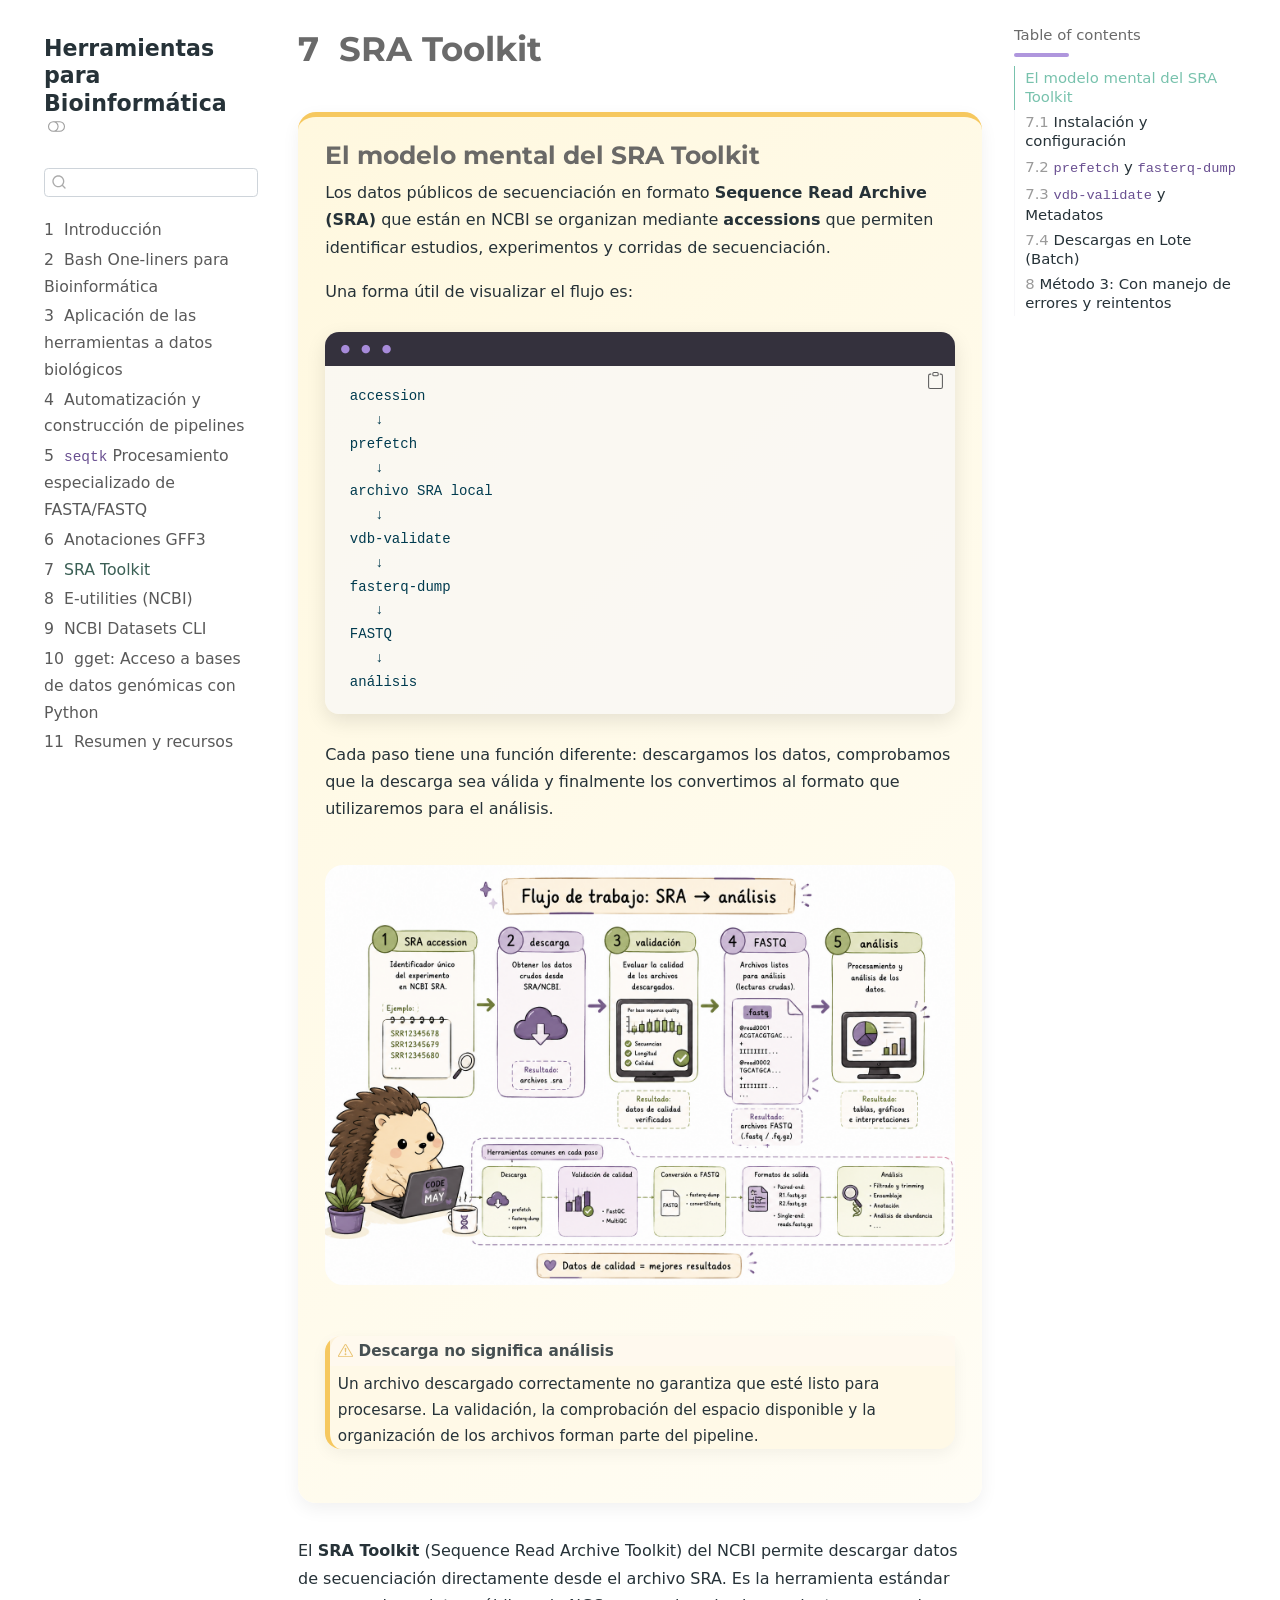
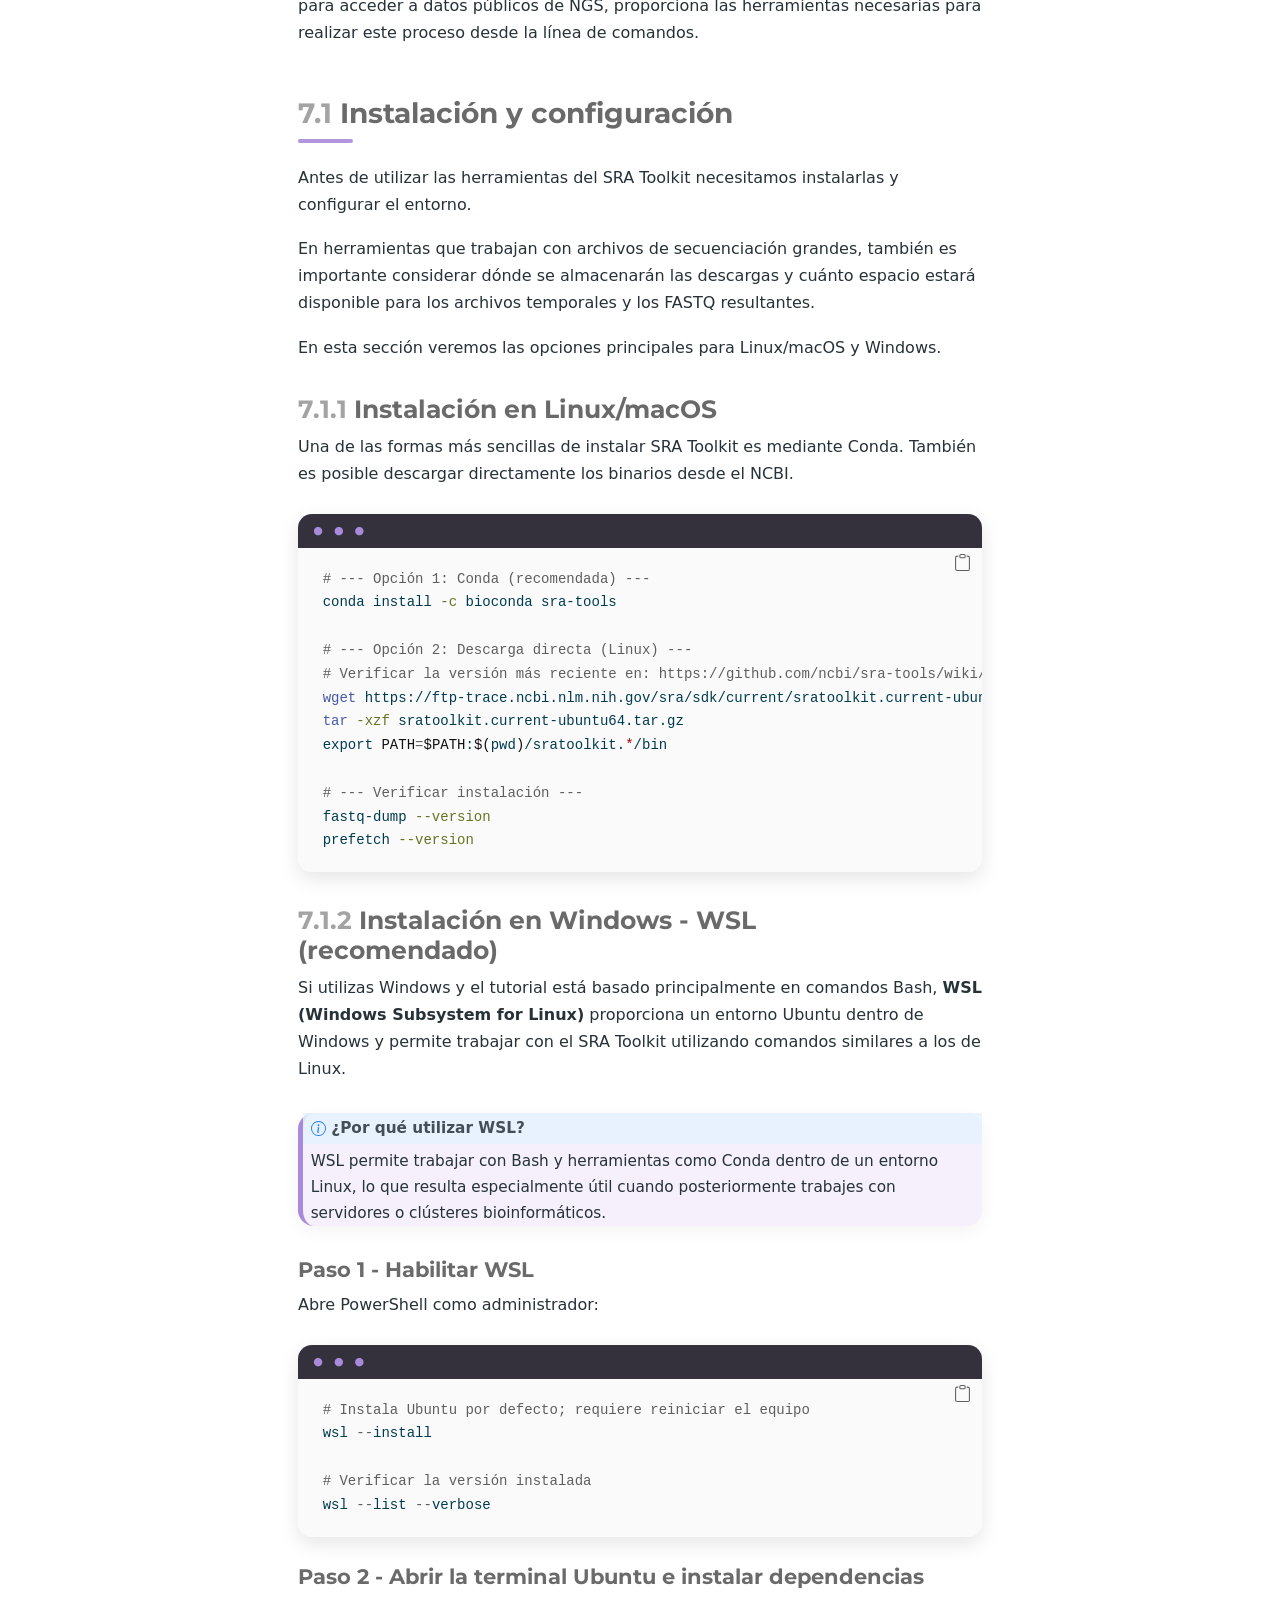
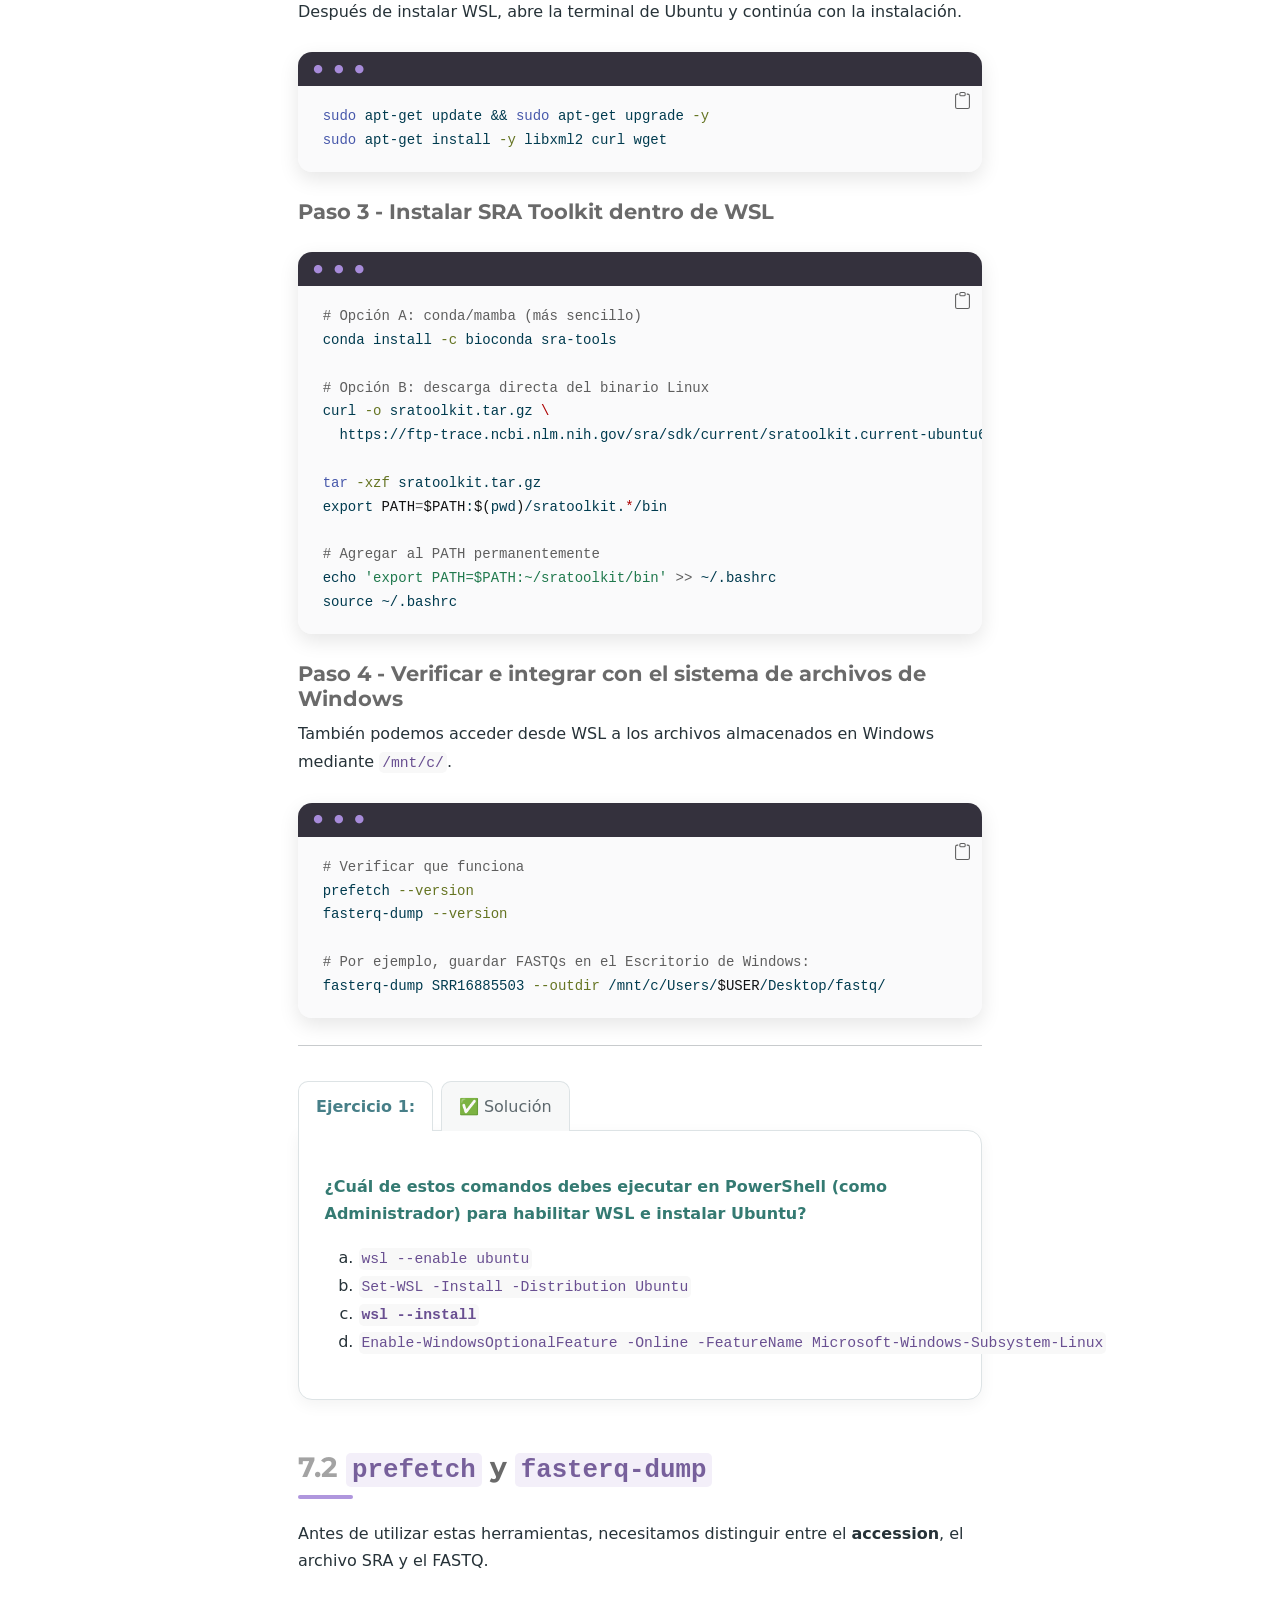
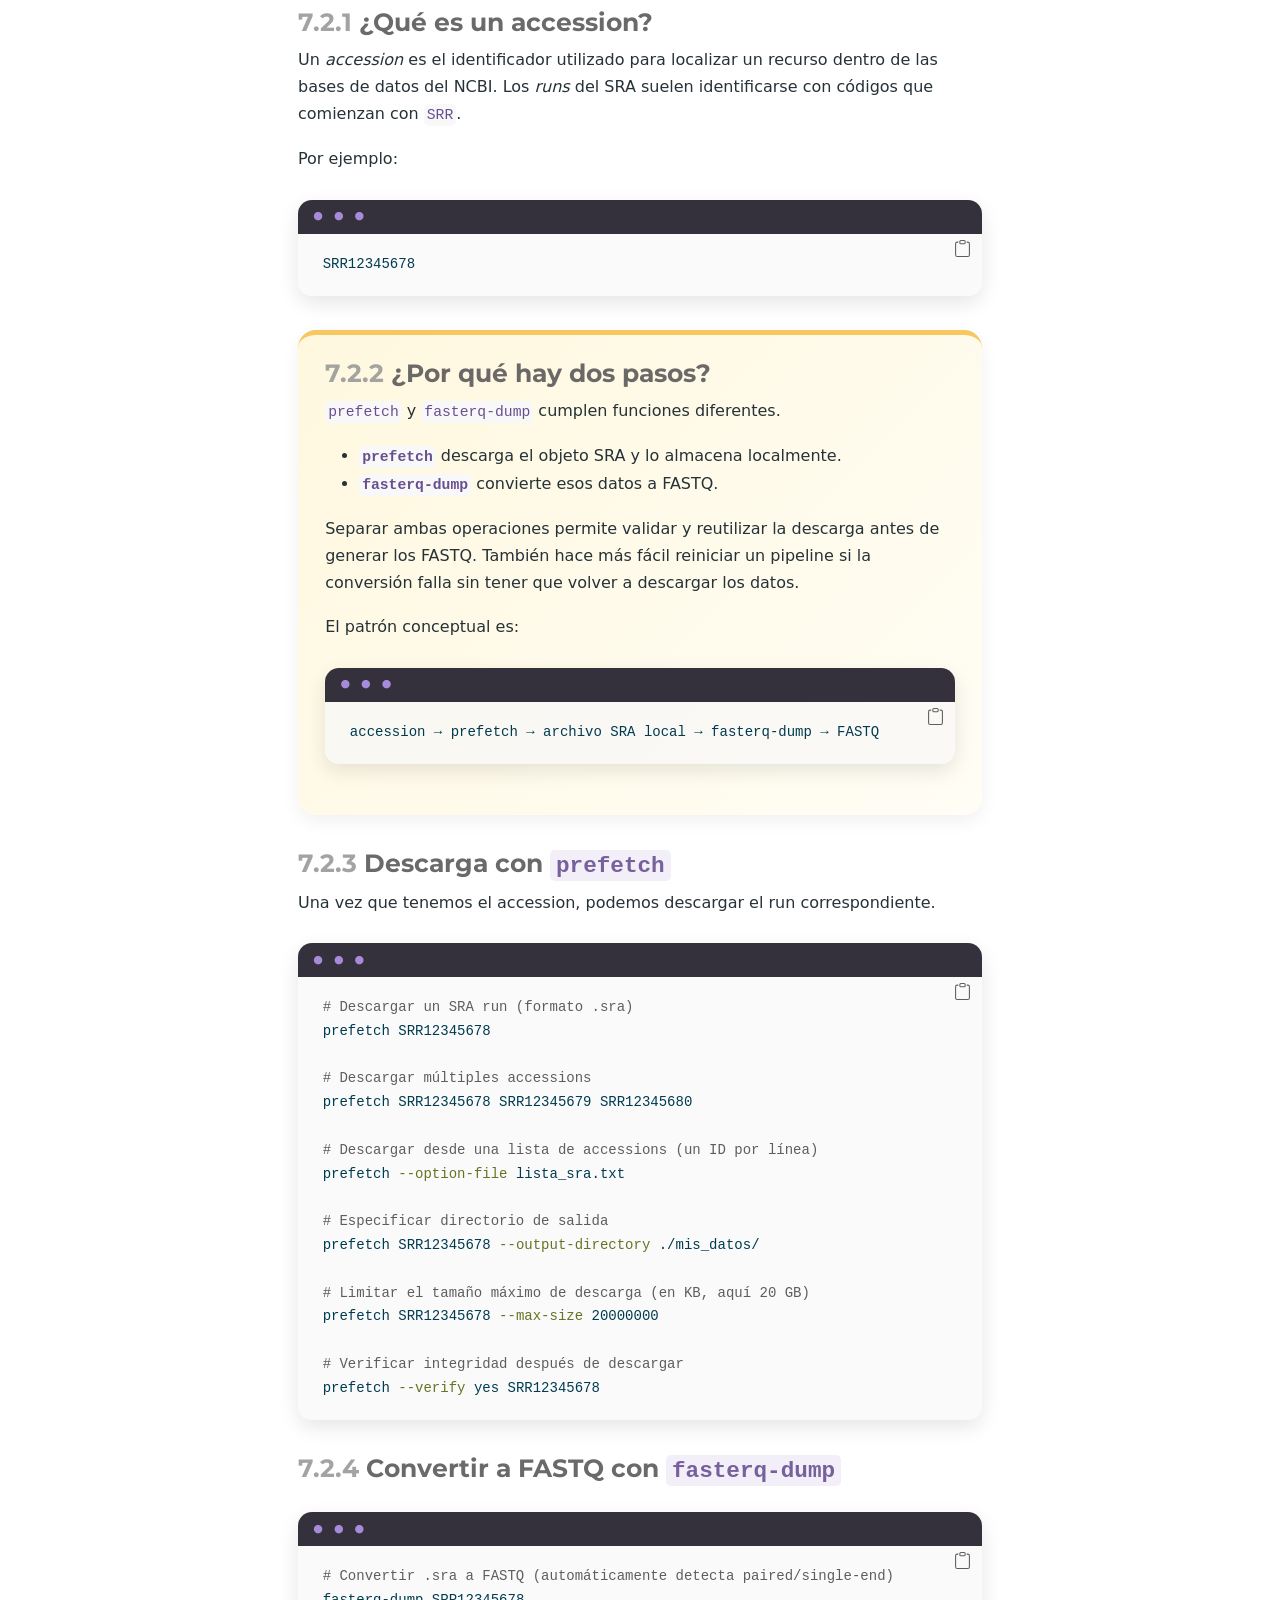
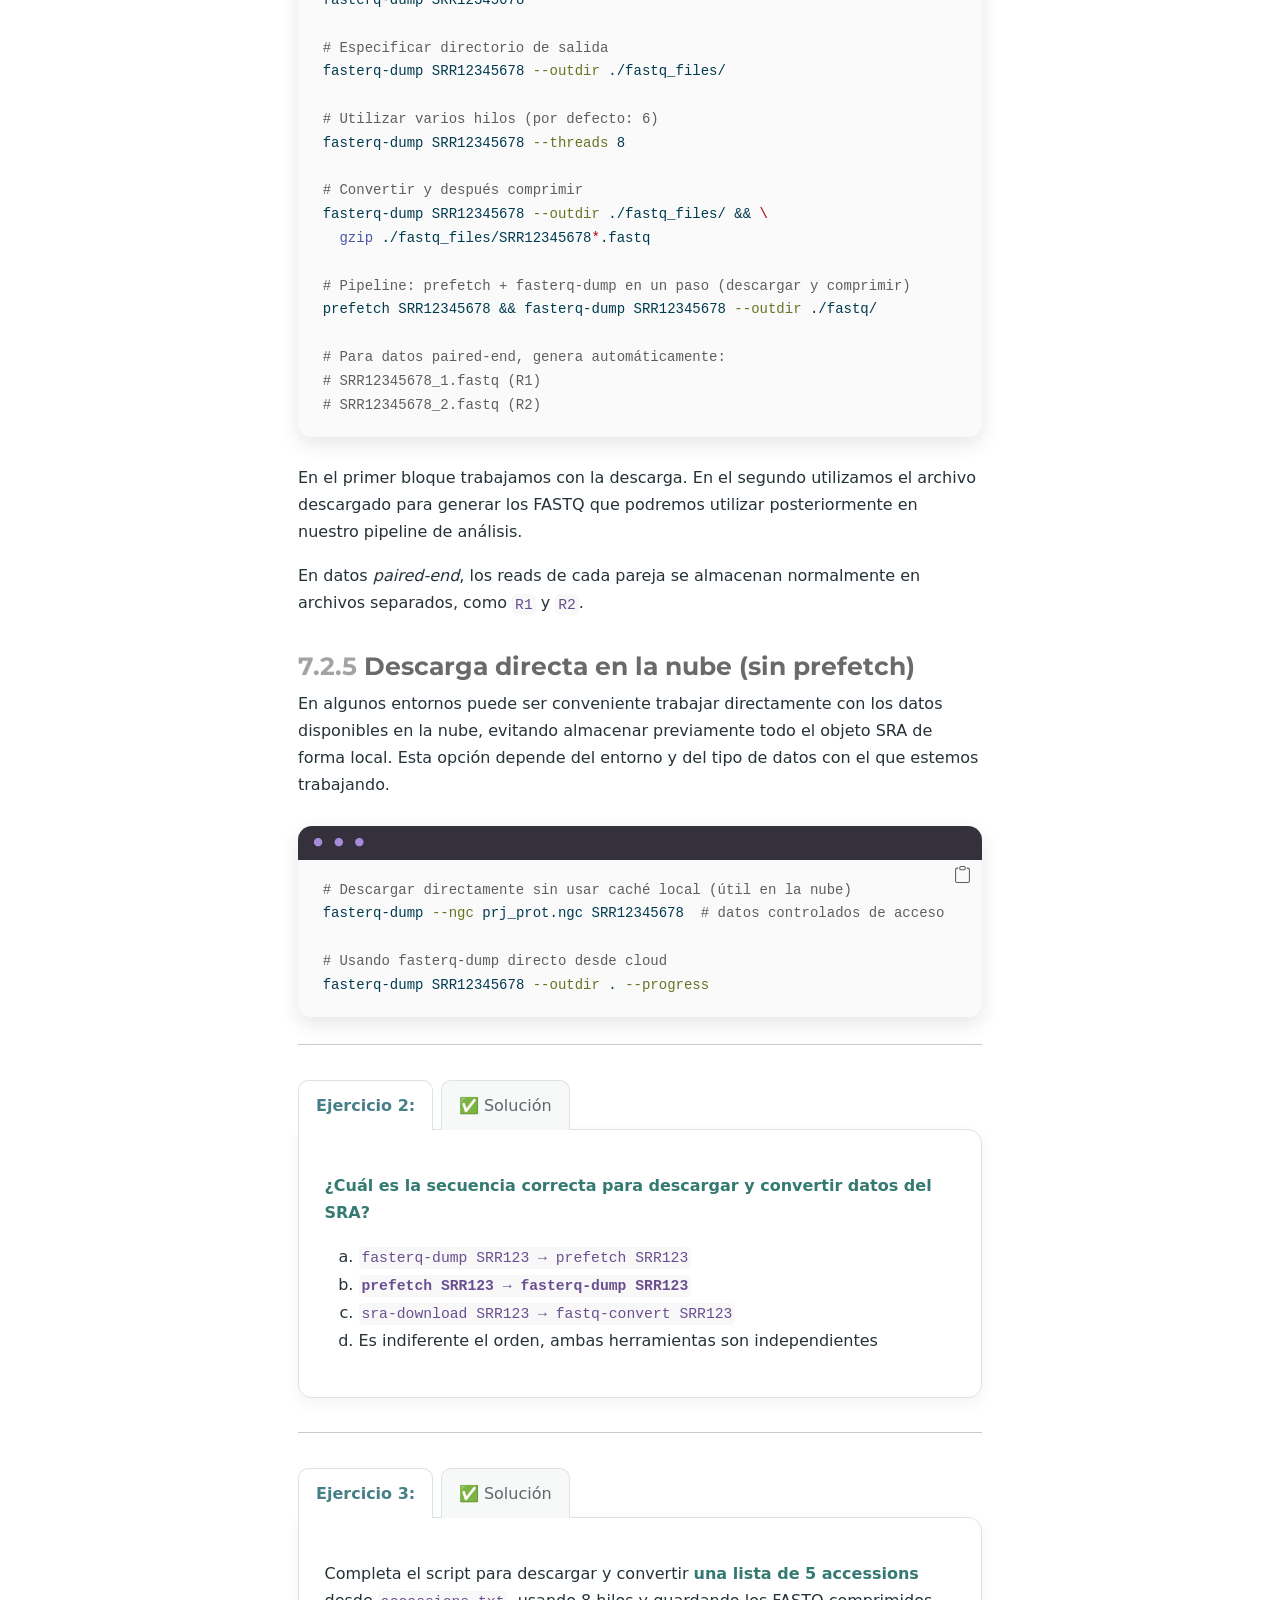
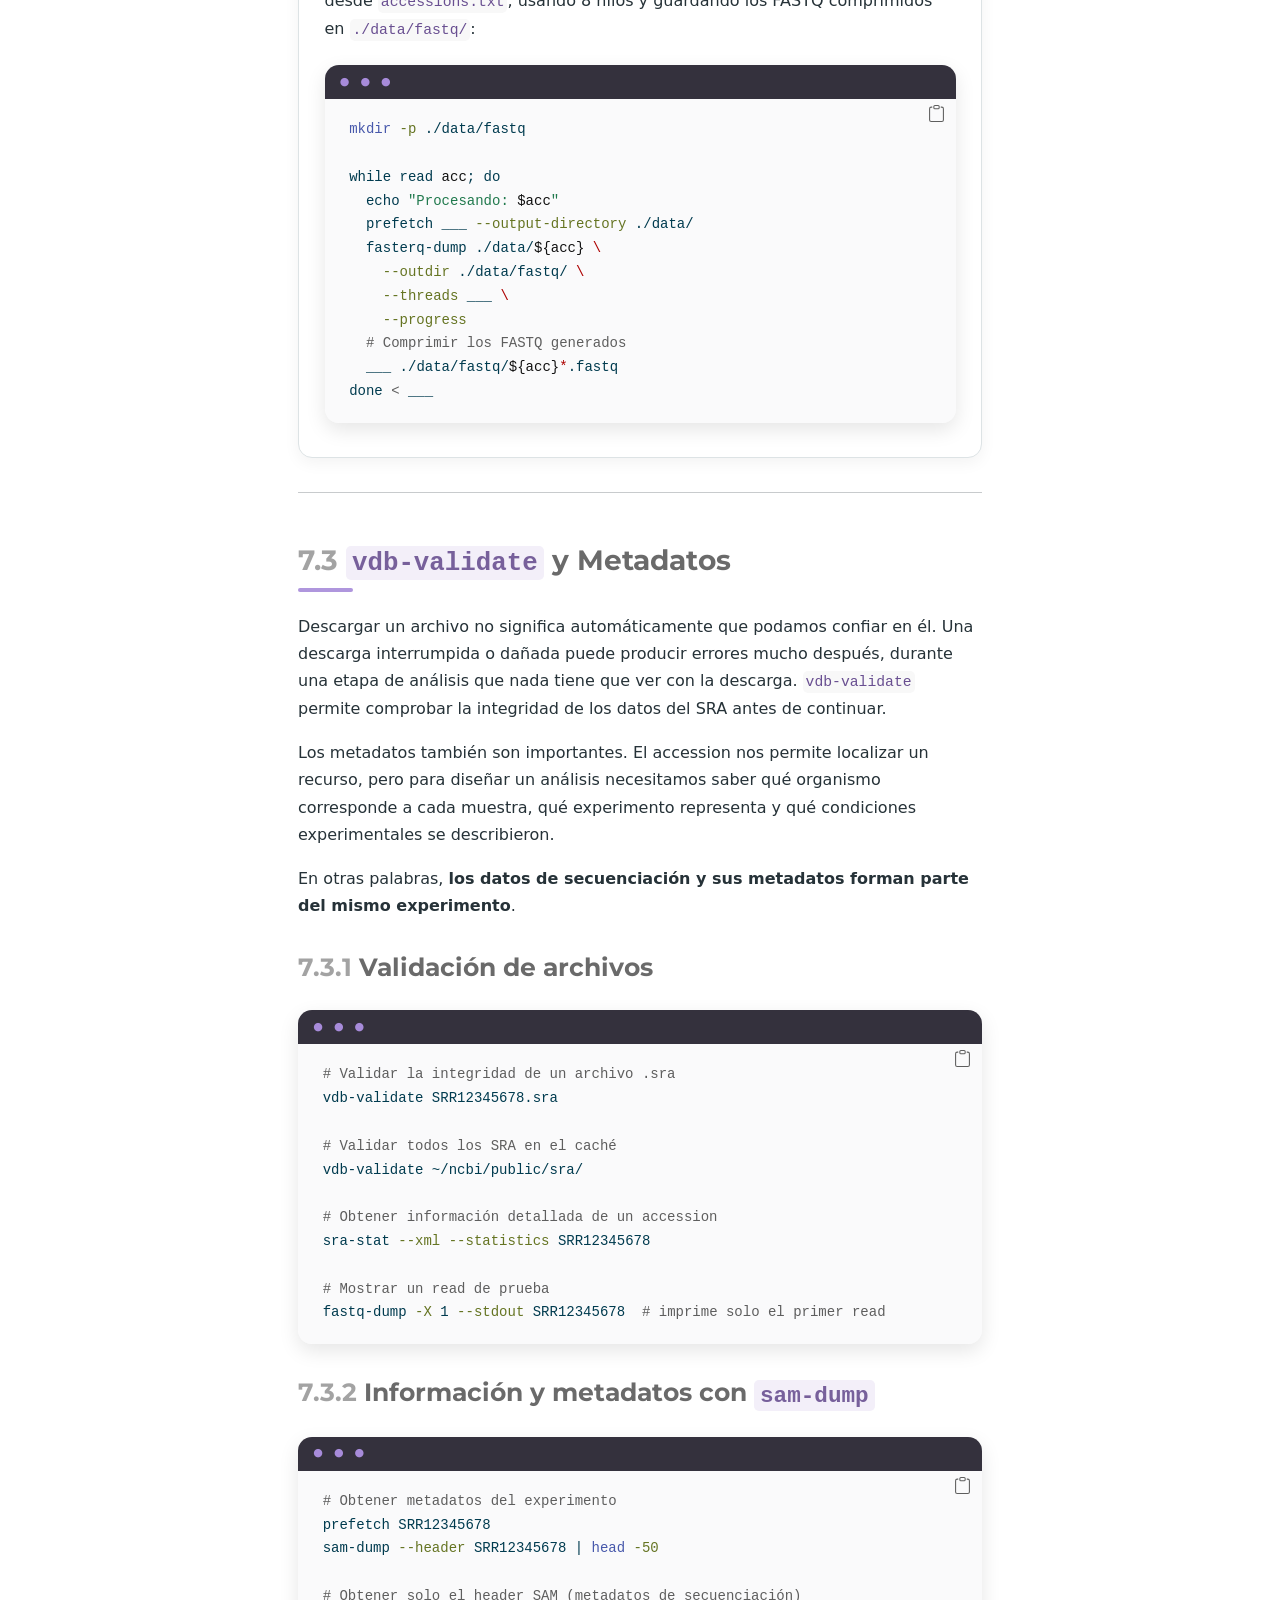
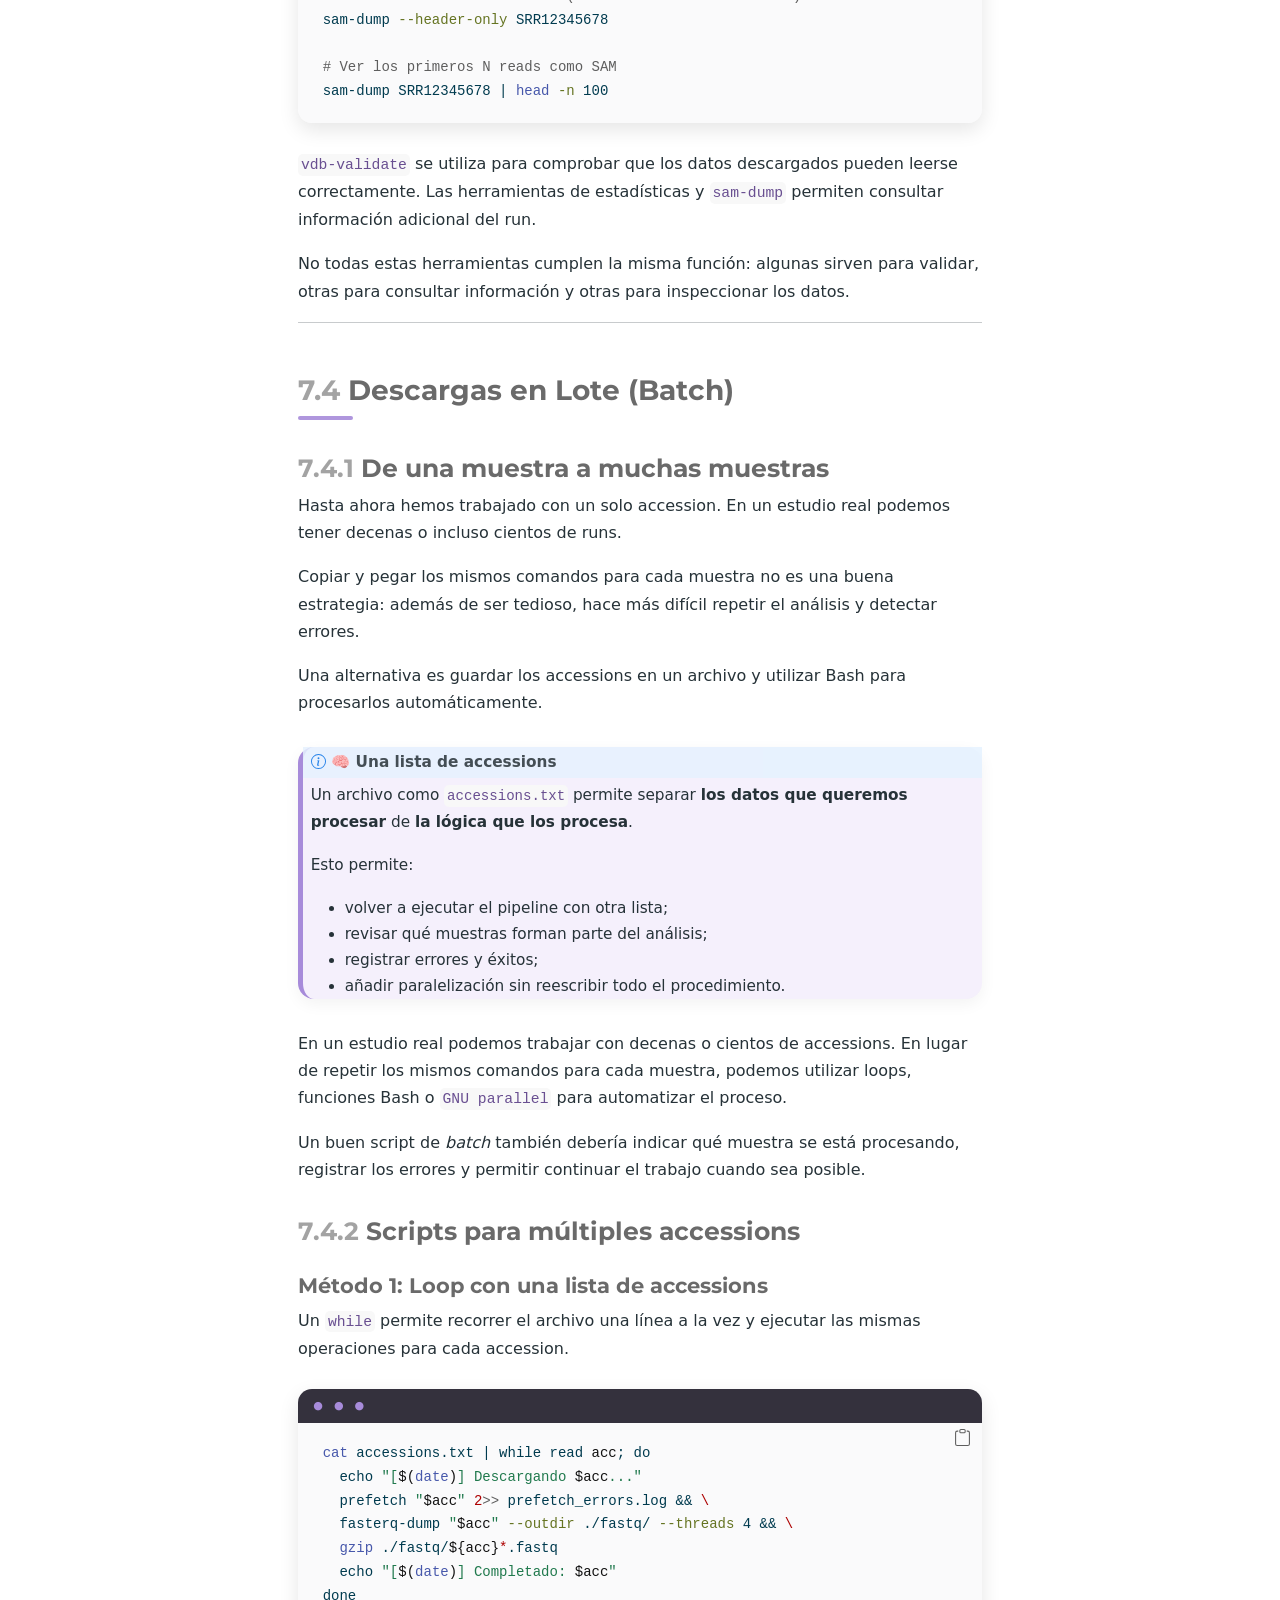
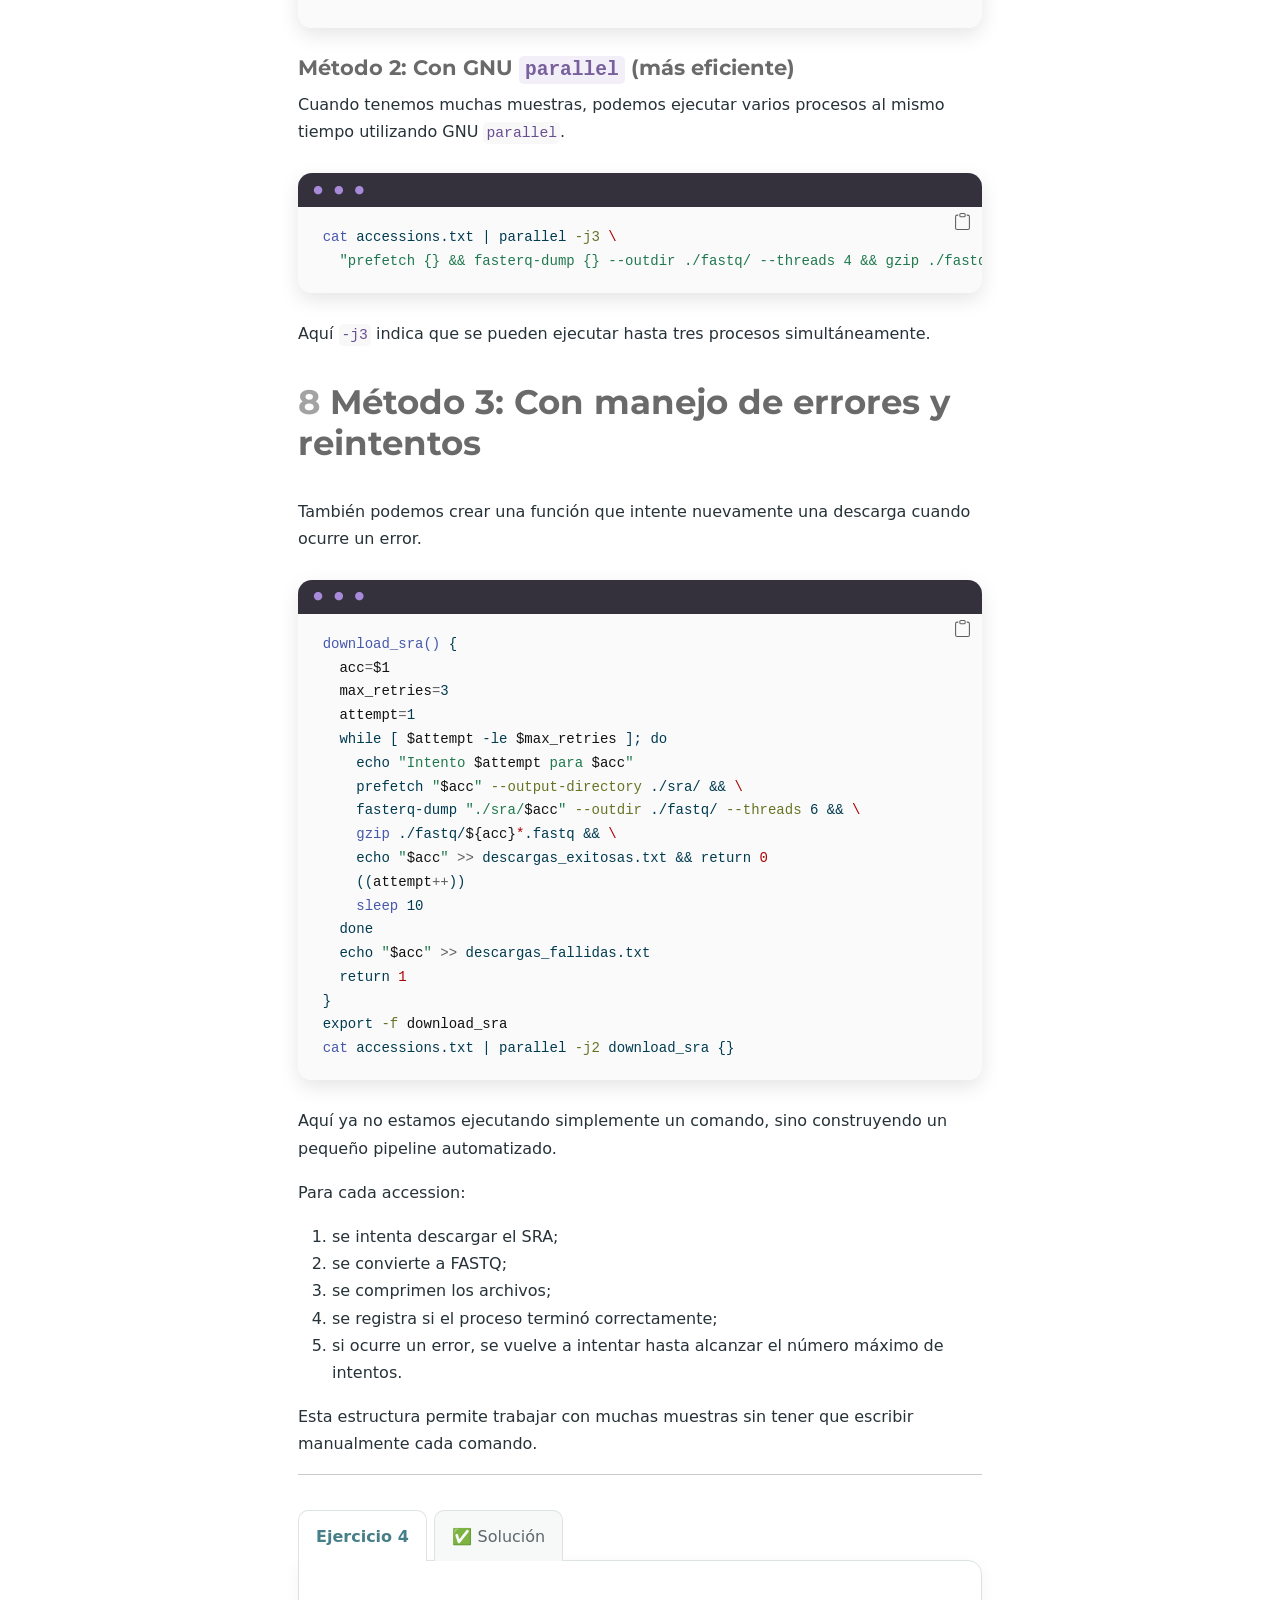
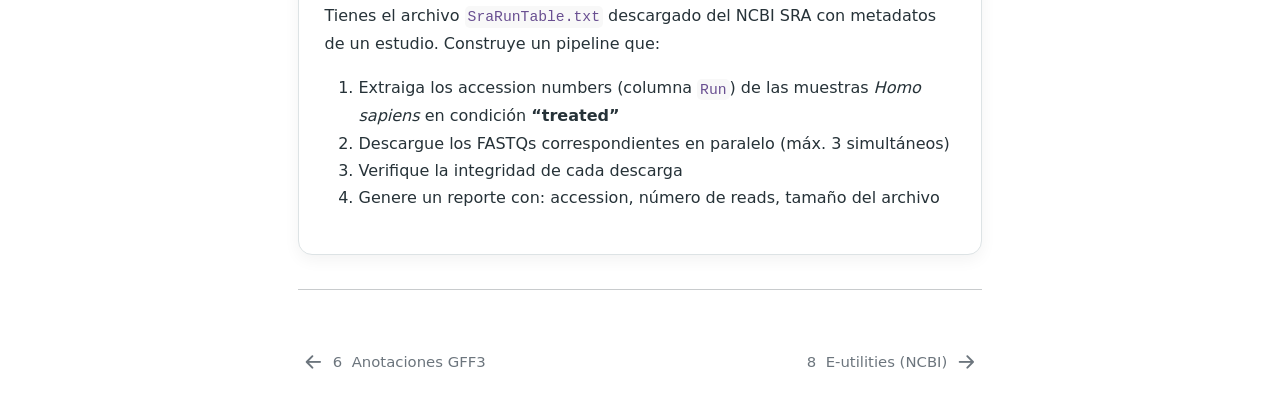
<file: docs/SRA_toolkit.html>
<!DOCTYPE html>
<html xmlns="http://www.w3.org/1999/xhtml" lang="en" xml:lang="en"><head>

<meta charset="utf-8">
<meta name="generator" content="quarto-1.3.353">

<meta name="viewport" content="width=device-width, initial-scale=1.0, user-scalable=yes">


<title>Herramientas para Bioinformática - 7&nbsp; SRA Toolkit</title>
<style>
code{white-space: pre-wrap;}
span.smallcaps{font-variant: small-caps;}
div.columns{display: flex; gap: min(4vw, 1.5em);}
div.column{flex: auto; overflow-x: auto;}
div.hanging-indent{margin-left: 1.5em; text-indent: -1.5em;}
ul.task-list{list-style: none;}
ul.task-list li input[type="checkbox"] {
  width: 0.8em;
  margin: 0 0.8em 0.2em -1em; /* quarto-specific, see https://github.com/quarto-dev/quarto-cli/issues/4556 */ 
  vertical-align: middle;
}
/* CSS for syntax highlighting */
pre > code.sourceCode { white-space: pre; position: relative; }
pre > code.sourceCode > span { display: inline-block; line-height: 1.25; }
pre > code.sourceCode > span:empty { height: 1.2em; }
.sourceCode { overflow: visible; }
code.sourceCode > span { color: inherit; text-decoration: inherit; }
div.sourceCode { margin: 1em 0; }
pre.sourceCode { margin: 0; }
@media screen {
div.sourceCode { overflow: auto; }
}
@media print {
pre > code.sourceCode { white-space: pre-wrap; }
pre > code.sourceCode > span { text-indent: -5em; padding-left: 5em; }
}
pre.numberSource code
  { counter-reset: source-line 0; }
pre.numberSource code > span
  { position: relative; left: -4em; counter-increment: source-line; }
pre.numberSource code > span > a:first-child::before
  { content: counter(source-line);
    position: relative; left: -1em; text-align: right; vertical-align: baseline;
    border: none; display: inline-block;
    -webkit-touch-callout: none; -webkit-user-select: none;
    -khtml-user-select: none; -moz-user-select: none;
    -ms-user-select: none; user-select: none;
    padding: 0 4px; width: 4em;
  }
pre.numberSource { margin-left: 3em;  padding-left: 4px; }
div.sourceCode
  {   }
@media screen {
pre > code.sourceCode > span > a:first-child::before { text-decoration: underline; }
}
</style>


<script src="site_libs/quarto-nav/quarto-nav.js"></script>
<script src="site_libs/quarto-nav/headroom.min.js"></script>
<script src="site_libs/clipboard/clipboard.min.js"></script>
<script src="site_libs/quarto-search/autocomplete.umd.js"></script>
<script src="site_libs/quarto-search/fuse.min.js"></script>
<script src="site_libs/quarto-search/quarto-search.js"></script>
<meta name="quarto:offset" content="./">
<link href="./e_utilities.html" rel="next">
<link href="./gff3.html" rel="prev">
<script src="site_libs/quarto-html/quarto.js"></script>
<script src="site_libs/quarto-html/popper.min.js"></script>
<script src="site_libs/quarto-html/tippy.umd.min.js"></script>
<script src="site_libs/quarto-html/anchor.min.js"></script>
<link href="site_libs/quarto-html/tippy.css" rel="stylesheet">
<link href="site_libs/quarto-html/quarto-syntax-highlighting.css" rel="stylesheet" class="quarto-color-scheme" id="quarto-text-highlighting-styles">
<link href="site_libs/quarto-html/quarto-syntax-highlighting-dark.css" rel="prefetch" class="quarto-color-scheme quarto-color-alternate" id="quarto-text-highlighting-styles">
<script src="site_libs/bootstrap/bootstrap.min.js"></script>
<link href="site_libs/bootstrap/bootstrap-icons.css" rel="stylesheet">
<link href="site_libs/bootstrap/bootstrap.min.css" rel="stylesheet" class="quarto-color-scheme" id="quarto-bootstrap" data-mode="light">
<link href="site_libs/bootstrap/bootstrap-dark.min.css" rel="prefetch" class="quarto-color-scheme quarto-color-alternate" id="quarto-bootstrap" data-mode="dark">
<script id="quarto-search-options" type="application/json">{
  "location": "sidebar",
  "copy-button": false,
  "collapse-after": 3,
  "panel-placement": "start",
  "type": "textbox",
  "limit": 20,
  "language": {
    "search-no-results-text": "No results",
    "search-matching-documents-text": "matching documents",
    "search-copy-link-title": "Copy link to search",
    "search-hide-matches-text": "Hide additional matches",
    "search-more-match-text": "more match in this document",
    "search-more-matches-text": "more matches in this document",
    "search-clear-button-title": "Clear",
    "search-detached-cancel-button-title": "Cancel",
    "search-submit-button-title": "Submit"
  }
}</script>
<style>html{ scroll-behavior: smooth; }</style>


<link rel="stylesheet" href="styles.css">
</head>

<body class="nav-sidebar floating">

<div id="quarto-search-results"></div>
  <header id="quarto-header" class="headroom fixed-top">
  <nav class="quarto-secondary-nav">
    <div class="container-fluid d-flex">
      <button type="button" class="quarto-btn-toggle btn" data-bs-toggle="collapse" data-bs-target="#quarto-sidebar,#quarto-sidebar-glass" aria-controls="quarto-sidebar" aria-expanded="false" aria-label="Toggle sidebar navigation" onclick="if (window.quartoToggleHeadroom) { window.quartoToggleHeadroom(); }">
        <i class="bi bi-layout-text-sidebar-reverse"></i>
      </button>
      <nav class="quarto-page-breadcrumbs" aria-label="breadcrumb"><ol class="breadcrumb"><li class="breadcrumb-item"><a href="./SRA_toolkit.html"><span class="chapter-number">7</span>&nbsp; <span class="chapter-title">SRA Toolkit</span></a></li></ol></nav>
      <a class="flex-grow-1" role="button" data-bs-toggle="collapse" data-bs-target="#quarto-sidebar,#quarto-sidebar-glass" aria-controls="quarto-sidebar" aria-expanded="false" aria-label="Toggle sidebar navigation" onclick="if (window.quartoToggleHeadroom) { window.quartoToggleHeadroom(); }">      
      </a>
      <button type="button" class="btn quarto-search-button" aria-label="Search" onclick="window.quartoOpenSearch();">
        <i class="bi bi-search"></i>
      </button>
    </div>
  </nav>
</header>
<!-- content -->
<div id="quarto-content" class="quarto-container page-columns page-rows-contents page-layout-article">
<!-- sidebar -->
  <nav id="quarto-sidebar" class="sidebar collapse collapse-horizontal sidebar-navigation floating overflow-auto">
    <div class="pt-lg-2 mt-2 text-left sidebar-header">
    <div class="sidebar-title mb-0 py-0">
      <a href="./">Herramientas para Bioinformática</a> 
        <div class="sidebar-tools-main">
  <a href="" class="quarto-color-scheme-toggle quarto-navigation-tool  px-1" onclick="window.quartoToggleColorScheme(); return false;" title="Toggle dark mode"><i class="bi"></i></a>
</div>
    </div>
      </div>
        <div class="mt-2 flex-shrink-0 align-items-center">
        <div class="sidebar-search">
        <div id="quarto-search" class="" title="Search"></div>
        </div>
        </div>
    <div class="sidebar-menu-container"> 
    <ul class="list-unstyled mt-1">
        <li class="sidebar-item">
  <div class="sidebar-item-container"> 
  <a href="./index.html" class="sidebar-item-text sidebar-link">
 <span class="menu-text"><span class="chapter-number">1</span>&nbsp; <span class="chapter-title">Introducción</span></span></a>
  </div>
</li>
        <li class="sidebar-item">
  <div class="sidebar-item-container"> 
  <a href="./bash_one_liners.html" class="sidebar-item-text sidebar-link">
 <span class="menu-text"><span class="chapter-number">2</span>&nbsp; <span class="chapter-title">Bash One-liners para Bioinformática</span></span></a>
  </div>
</li>
        <li class="sidebar-item">
  <div class="sidebar-item-container"> 
  <a href="./one_liners_and_bioinformatics.html" class="sidebar-item-text sidebar-link">
 <span class="menu-text"><span class="chapter-number">3</span>&nbsp; <span class="chapter-title">Aplicación de las herramientas a datos biológicos</span></span></a>
  </div>
</li>
        <li class="sidebar-item">
  <div class="sidebar-item-container"> 
  <a href="./automatization.html" class="sidebar-item-text sidebar-link">
 <span class="menu-text"><span class="chapter-number">4</span>&nbsp; <span class="chapter-title">Automatización y construcción de pipelines</span></span></a>
  </div>
</li>
        <li class="sidebar-item">
  <div class="sidebar-item-container"> 
  <a href="./seqtk.html" class="sidebar-item-text sidebar-link">
 <span class="menu-text"><span class="chapter-number">5</span>&nbsp; <span class="chapter-title"><code>seqtk</code> Procesamiento especializado de FASTA/FASTQ</span></span></a>
  </div>
</li>
        <li class="sidebar-item">
  <div class="sidebar-item-container"> 
  <a href="./gff3.html" class="sidebar-item-text sidebar-link">
 <span class="menu-text"><span class="chapter-number">6</span>&nbsp; <span class="chapter-title">Anotaciones GFF3</span></span></a>
  </div>
</li>
        <li class="sidebar-item">
  <div class="sidebar-item-container"> 
  <a href="./SRA_toolkit.html" class="sidebar-item-text sidebar-link active">
 <span class="menu-text"><span class="chapter-number">7</span>&nbsp; <span class="chapter-title">SRA Toolkit</span></span></a>
  </div>
</li>
        <li class="sidebar-item">
  <div class="sidebar-item-container"> 
  <a href="./e_utilities.html" class="sidebar-item-text sidebar-link">
 <span class="menu-text"><span class="chapter-number">8</span>&nbsp; <span class="chapter-title">E-utilities (NCBI)</span></span></a>
  </div>
</li>
        <li class="sidebar-item">
  <div class="sidebar-item-container"> 
  <a href="./NCBI_dataset.html" class="sidebar-item-text sidebar-link">
 <span class="menu-text"><span class="chapter-number">9</span>&nbsp; <span class="chapter-title">NCBI Datasets CLI</span></span></a>
  </div>
</li>
        <li class="sidebar-item">
  <div class="sidebar-item-container"> 
  <a href="./gget.html" class="sidebar-item-text sidebar-link">
 <span class="menu-text"><span class="chapter-number">10</span>&nbsp; <span class="chapter-title">gget: Acceso a bases de datos genómicas con Python</span></span></a>
  </div>
</li>
        <li class="sidebar-item">
  <div class="sidebar-item-container"> 
  <a href="./sources.html" class="sidebar-item-text sidebar-link">
 <span class="menu-text"><span class="chapter-number">11</span>&nbsp; <span class="chapter-title">Resumen y recursos</span></span></a>
  </div>
</li>
    </ul>
    </div>
</nav>
<div id="quarto-sidebar-glass" data-bs-toggle="collapse" data-bs-target="#quarto-sidebar,#quarto-sidebar-glass"></div>
<!-- margin-sidebar -->
    <div id="quarto-margin-sidebar" class="sidebar margin-sidebar">
        <nav id="TOC" role="doc-toc" class="toc-active">
    <h2 id="toc-title">Table of contents</h2>
   
  <ul>
  <li><a href="#el-modelo-mental-del-sra-toolkit" id="toc-el-modelo-mental-del-sra-toolkit" class="nav-link active" data-scroll-target="#el-modelo-mental-del-sra-toolkit">El modelo mental del SRA Toolkit</a></li>
  <li><a href="#instalación-y-configuración" id="toc-instalación-y-configuración" class="nav-link" data-scroll-target="#instalación-y-configuración"><span class="header-section-number">7.1</span> Instalación y configuración</a>
  <ul>
  <li><a href="#instalación-en-linuxmacos" id="toc-instalación-en-linuxmacos" class="nav-link" data-scroll-target="#instalación-en-linuxmacos"><span class="header-section-number">7.1.1</span> Instalación en Linux/macOS</a></li>
  <li><a href="#instalación-en-windows---wsl-recomendado" id="toc-instalación-en-windows---wsl-recomendado" class="nav-link" data-scroll-target="#instalación-en-windows---wsl-recomendado"><span class="header-section-number">7.1.2</span> Instalación en Windows - WSL (recomendado)</a>
  <ul class="collapse">
  <li><a href="#paso-1---habilitar-wsl" id="toc-paso-1---habilitar-wsl" class="nav-link" data-scroll-target="#paso-1---habilitar-wsl">Paso 1 - Habilitar WSL</a></li>
  <li><a href="#paso-2---abrir-la-terminal-ubuntu-e-instalar-dependencias" id="toc-paso-2---abrir-la-terminal-ubuntu-e-instalar-dependencias" class="nav-link" data-scroll-target="#paso-2---abrir-la-terminal-ubuntu-e-instalar-dependencias">Paso 2 - Abrir la terminal Ubuntu e instalar dependencias</a></li>
  <li><a href="#paso-3---instalar-sra-toolkit-dentro-de-wsl" id="toc-paso-3---instalar-sra-toolkit-dentro-de-wsl" class="nav-link" data-scroll-target="#paso-3---instalar-sra-toolkit-dentro-de-wsl">Paso 3 - Instalar SRA Toolkit dentro de WSL</a></li>
  <li><a href="#paso-4---verificar-e-integrar-con-el-sistema-de-archivos-de-windows" id="toc-paso-4---verificar-e-integrar-con-el-sistema-de-archivos-de-windows" class="nav-link" data-scroll-target="#paso-4---verificar-e-integrar-con-el-sistema-de-archivos-de-windows">Paso 4 - Verificar e integrar con el sistema de archivos de Windows</a></li>
  </ul></li>
  </ul></li>
  <li><a href="#prefetch-y-fasterq-dump" id="toc-prefetch-y-fasterq-dump" class="nav-link" data-scroll-target="#prefetch-y-fasterq-dump"><span class="header-section-number">7.2</span> <code>prefetch</code> y <code>fasterq-dump</code></a>
  <ul>
  <li><a href="#qué-es-un-accession" id="toc-qué-es-un-accession" class="nav-link" data-scroll-target="#qué-es-un-accession"><span class="header-section-number">7.2.1</span> ¿Qué es un accession?</a></li>
  <li><a href="#por-qué-hay-dos-pasos" id="toc-por-qué-hay-dos-pasos" class="nav-link" data-scroll-target="#por-qué-hay-dos-pasos"><span class="header-section-number">7.2.2</span> ¿Por qué hay dos pasos?</a></li>
  <li><a href="#descarga-con-prefetch" id="toc-descarga-con-prefetch" class="nav-link" data-scroll-target="#descarga-con-prefetch"><span class="header-section-number">7.2.3</span> Descarga con <code>prefetch</code></a></li>
  <li><a href="#convertir-a-fastq-con-fasterq-dump" id="toc-convertir-a-fastq-con-fasterq-dump" class="nav-link" data-scroll-target="#convertir-a-fastq-con-fasterq-dump"><span class="header-section-number">7.2.4</span> Convertir a FASTQ con <code>fasterq-dump</code></a></li>
  <li><a href="#descarga-directa-en-la-nube-sin-prefetch" id="toc-descarga-directa-en-la-nube-sin-prefetch" class="nav-link" data-scroll-target="#descarga-directa-en-la-nube-sin-prefetch"><span class="header-section-number">7.2.5</span> Descarga directa en la nube (sin prefetch)</a></li>
  </ul></li>
  <li><a href="#vdb-validate-y-metadatos" id="toc-vdb-validate-y-metadatos" class="nav-link" data-scroll-target="#vdb-validate-y-metadatos"><span class="header-section-number">7.3</span> <code>vdb-validate</code> y Metadatos</a>
  <ul>
  <li><a href="#validación-de-archivos" id="toc-validación-de-archivos" class="nav-link" data-scroll-target="#validación-de-archivos"><span class="header-section-number">7.3.1</span> Validación de archivos</a></li>
  <li><a href="#información-y-metadatos-con-sam-dump" id="toc-información-y-metadatos-con-sam-dump" class="nav-link" data-scroll-target="#información-y-metadatos-con-sam-dump"><span class="header-section-number">7.3.2</span> Información y metadatos con <code>sam-dump</code></a></li>
  </ul></li>
  <li><a href="#descargas-en-lote-batch" id="toc-descargas-en-lote-batch" class="nav-link" data-scroll-target="#descargas-en-lote-batch"><span class="header-section-number">7.4</span> Descargas en Lote (Batch)</a>
  <ul>
  <li><a href="#de-una-muestra-a-muchas-muestras" id="toc-de-una-muestra-a-muchas-muestras" class="nav-link" data-scroll-target="#de-una-muestra-a-muchas-muestras"><span class="header-section-number">7.4.1</span> De una muestra a muchas muestras</a></li>
  <li><a href="#scripts-para-múltiples-accessions" id="toc-scripts-para-múltiples-accessions" class="nav-link" data-scroll-target="#scripts-para-múltiples-accessions"><span class="header-section-number">7.4.2</span> Scripts para múltiples accessions</a>
  <ul class="collapse">
  <li><a href="#método-1-loop-con-una-lista-de-accessions" id="toc-método-1-loop-con-una-lista-de-accessions" class="nav-link" data-scroll-target="#método-1-loop-con-una-lista-de-accessions">Método 1: Loop con una lista de accessions</a></li>
  <li><a href="#método-2-con-gnu-parallel-más-eficiente" id="toc-método-2-con-gnu-parallel-más-eficiente" class="nav-link" data-scroll-target="#método-2-con-gnu-parallel-más-eficiente">Método 2: Con GNU <code>parallel</code> (más eficiente)</a></li>
  </ul></li>
  </ul></li>
  <li><a href="#método-3-con-manejo-de-errores-y-reintentos" id="toc-método-3-con-manejo-de-errores-y-reintentos" class="nav-link" data-scroll-target="#método-3-con-manejo-de-errores-y-reintentos"><span class="header-section-number">8</span> Método 3: Con manejo de errores y reintentos</a></li>
  </ul>
</nav>
    </div>
<!-- main -->
<main class="content" id="quarto-document-content">

<header id="title-block-header" class="quarto-title-block default">
<div class="quarto-title">
<h1 class="title"><span class="chapter-number">7</span>&nbsp; <span class="chapter-title">SRA Toolkit</span></h1>
</div>



<div class="quarto-title-meta">

    
  
    
  </div>
  

</header>

<section id="el-modelo-mental-del-sra-toolkit" class="level3 unnumbered idea">
<h3 class="unnumbered anchored" data-anchor-id="el-modelo-mental-del-sra-toolkit">El modelo mental del SRA Toolkit</h3>
<p>Los datos públicos de secuenciación en formato <strong>Sequence Read Archive (SRA)</strong> que están en NCBI se organizan mediante <strong>accessions</strong> que permiten identificar estudios, experimentos y corridas de secuenciación.</p>
<p>Una forma útil de visualizar el flujo es:</p>
<div class="sourceCode" id="cb1"><pre class="sourceCode bash code-with-copy"><code class="sourceCode bash"><span id="cb1-1"><a href="#cb1-1" aria-hidden="true" tabindex="-1"></a><span class="ex">accession</span></span>
<span id="cb1-2"><a href="#cb1-2" aria-hidden="true" tabindex="-1"></a>   <span class="ex">↓</span></span>
<span id="cb1-3"><a href="#cb1-3" aria-hidden="true" tabindex="-1"></a><span class="ex">prefetch</span></span>
<span id="cb1-4"><a href="#cb1-4" aria-hidden="true" tabindex="-1"></a>   <span class="ex">↓</span></span>
<span id="cb1-5"><a href="#cb1-5" aria-hidden="true" tabindex="-1"></a><span class="ex">archivo</span> SRA local</span>
<span id="cb1-6"><a href="#cb1-6" aria-hidden="true" tabindex="-1"></a>   <span class="ex">↓</span></span>
<span id="cb1-7"><a href="#cb1-7" aria-hidden="true" tabindex="-1"></a><span class="ex">vdb-validate</span></span>
<span id="cb1-8"><a href="#cb1-8" aria-hidden="true" tabindex="-1"></a>   <span class="ex">↓</span></span>
<span id="cb1-9"><a href="#cb1-9" aria-hidden="true" tabindex="-1"></a><span class="ex">fasterq-dump</span></span>
<span id="cb1-10"><a href="#cb1-10" aria-hidden="true" tabindex="-1"></a>   <span class="ex">↓</span></span>
<span id="cb1-11"><a href="#cb1-11" aria-hidden="true" tabindex="-1"></a><span class="ex">FASTQ</span></span>
<span id="cb1-12"><a href="#cb1-12" aria-hidden="true" tabindex="-1"></a>   <span class="ex">↓</span></span>
<span id="cb1-13"><a href="#cb1-13" aria-hidden="true" tabindex="-1"></a><span class="ex">análisis</span></span></code><button title="Copy to Clipboard" class="code-copy-button"><i class="bi"></i></button></pre></div>
<p>Cada paso tiene una función diferente: descargamos los datos, comprobamos que la descarga sea válida y finalmente los convertimos al formato que utilizaremos para el análisis.</p>
<div class="quarto-figure quarto-figure-center">
<figure class="figure">
<p><img src="figures/sra_workflow.png" class="img-fluid figure-img" style="width:120.0%"></p>
</figure>
</div>
<div class="callout callout-style-default callout-warning callout-titled">
<div class="callout-header d-flex align-content-center">
<div class="callout-icon-container">
<i class="callout-icon"></i>
</div>
<div class="callout-title-container flex-fill">
Descarga no significa análisis
</div>
</div>
<div class="callout-body-container callout-body">
<p>Un archivo descargado correctamente no garantiza que esté listo para procesarse. La validación, la comprobación del espacio disponible y la organización de los archivos forman parte del pipeline.</p>
</div>
</div>
</section>
<p>El <strong>SRA Toolkit</strong> (Sequence Read Archive Toolkit) del NCBI permite descargar datos de secuenciación directamente desde el archivo SRA. Es la herramienta estándar para acceder a datos públicos de NGS, proporciona las herramientas necesarias para realizar este proceso desde la línea de comandos.</p>
<section id="instalación-y-configuración" class="level2" data-number="7.1">
<h2 data-number="7.1" class="anchored" data-anchor-id="instalación-y-configuración"><span class="header-section-number">7.1</span> Instalación y configuración</h2>
<p>Antes de utilizar las herramientas del SRA Toolkit necesitamos instalarlas y configurar el entorno.</p>
<p>En herramientas que trabajan con archivos de secuenciación grandes, también es importante considerar dónde se almacenarán las descargas y cuánto espacio estará disponible para los archivos temporales y los FASTQ resultantes.</p>
<p>En esta sección veremos las opciones principales para Linux/macOS y Windows.</p>
<section id="instalación-en-linuxmacos" class="level3" data-number="7.1.1">
<h3 data-number="7.1.1" class="anchored" data-anchor-id="instalación-en-linuxmacos"><span class="header-section-number">7.1.1</span> Instalación en Linux/macOS</h3>
<p>Una de las formas más sencillas de instalar SRA Toolkit es mediante Conda. También es posible descargar directamente los binarios desde el NCBI.</p>
<div class="sourceCode" id="cb2"><pre class="sourceCode bash code-with-copy"><code class="sourceCode bash"><span id="cb2-1"><a href="#cb2-1" aria-hidden="true" tabindex="-1"></a><span class="co"># --- Opción 1: Conda (recomendada) ---</span></span>
<span id="cb2-2"><a href="#cb2-2" aria-hidden="true" tabindex="-1"></a><span class="ex">conda</span> install <span class="at">-c</span> bioconda sra-tools</span>
<span id="cb2-3"><a href="#cb2-3" aria-hidden="true" tabindex="-1"></a></span>
<span id="cb2-4"><a href="#cb2-4" aria-hidden="true" tabindex="-1"></a><span class="co"># --- Opción 2: Descarga directa (Linux) ---</span></span>
<span id="cb2-5"><a href="#cb2-5" aria-hidden="true" tabindex="-1"></a><span class="co"># Verificar la versión más reciente en: https://github.com/ncbi/sra-tools/wiki/01.-Downloading-SRA-Toolkit</span></span>
<span id="cb2-6"><a href="#cb2-6" aria-hidden="true" tabindex="-1"></a><span class="fu">wget</span> https://ftp-trace.ncbi.nlm.nih.gov/sra/sdk/current/sratoolkit.current-ubuntu64.tar.gz</span>
<span id="cb2-7"><a href="#cb2-7" aria-hidden="true" tabindex="-1"></a><span class="fu">tar</span> <span class="at">-xzf</span> sratoolkit.current-ubuntu64.tar.gz</span>
<span id="cb2-8"><a href="#cb2-8" aria-hidden="true" tabindex="-1"></a><span class="bu">export</span> <span class="va">PATH</span><span class="op">=</span><span class="va">$PATH</span>:<span class="va">$(</span><span class="bu">pwd</span><span class="va">)</span>/sratoolkit.<span class="pp">*</span>/bin</span>
<span id="cb2-9"><a href="#cb2-9" aria-hidden="true" tabindex="-1"></a></span>
<span id="cb2-10"><a href="#cb2-10" aria-hidden="true" tabindex="-1"></a><span class="co"># --- Verificar instalación ---</span></span>
<span id="cb2-11"><a href="#cb2-11" aria-hidden="true" tabindex="-1"></a><span class="ex">fastq-dump</span> <span class="at">--version</span></span>
<span id="cb2-12"><a href="#cb2-12" aria-hidden="true" tabindex="-1"></a><span class="ex">prefetch</span> <span class="at">--version</span></span></code><button title="Copy to Clipboard" class="code-copy-button"><i class="bi"></i></button></pre></div>
</section>
<section id="instalación-en-windows---wsl-recomendado" class="level3" data-number="7.1.2">
<h3 data-number="7.1.2" class="anchored" data-anchor-id="instalación-en-windows---wsl-recomendado"><span class="header-section-number">7.1.2</span> Instalación en Windows - WSL (recomendado)</h3>
<p>Si utilizas Windows y el tutorial está basado principalmente en comandos Bash, <strong>WSL (Windows Subsystem for Linux)</strong> proporciona un entorno Ubuntu dentro de Windows y permite trabajar con el SRA Toolkit utilizando comandos similares a los de Linux.</p>
<div class="callout callout-style-default callout-note callout-titled">
<div class="callout-header d-flex align-content-center">
<div class="callout-icon-container">
<i class="callout-icon"></i>
</div>
<div class="callout-title-container flex-fill">
¿Por qué utilizar WSL?
</div>
</div>
<div class="callout-body-container callout-body">
<p>WSL permite trabajar con Bash y herramientas como Conda dentro de un entorno Linux, lo que resulta especialmente útil cuando posteriormente trabajes con servidores o clústeres bioinformáticos.</p>
</div>
</div>
<section id="paso-1---habilitar-wsl" class="level4">
<h4 class="anchored" data-anchor-id="paso-1---habilitar-wsl">Paso 1 - Habilitar WSL</h4>
<p>Abre PowerShell como administrador:</p>
<div class="sourceCode" id="cb3"><pre class="sourceCode powershell code-with-copy"><code class="sourceCode powershell"><span id="cb3-1"><a href="#cb3-1" aria-hidden="true" tabindex="-1"></a><span class="co"># Instala Ubuntu por defecto; requiere reiniciar el equipo</span></span>
<span id="cb3-2"><a href="#cb3-2" aria-hidden="true" tabindex="-1"></a>wsl <span class="op">--</span>install</span>
<span id="cb3-3"><a href="#cb3-3" aria-hidden="true" tabindex="-1"></a></span>
<span id="cb3-4"><a href="#cb3-4" aria-hidden="true" tabindex="-1"></a><span class="co"># Verificar la versión instalada</span></span>
<span id="cb3-5"><a href="#cb3-5" aria-hidden="true" tabindex="-1"></a>wsl <span class="op">--</span>list <span class="op">--</span>verbose</span></code><button title="Copy to Clipboard" class="code-copy-button"><i class="bi"></i></button></pre></div>
</section>
<section id="paso-2---abrir-la-terminal-ubuntu-e-instalar-dependencias" class="level4">
<h4 class="anchored" data-anchor-id="paso-2---abrir-la-terminal-ubuntu-e-instalar-dependencias">Paso 2 - Abrir la terminal Ubuntu e instalar dependencias</h4>
<p>Después de instalar WSL, abre la terminal de Ubuntu y continúa con la instalación.</p>
<div class="sourceCode" id="cb4"><pre class="sourceCode bash code-with-copy"><code class="sourceCode bash"><span id="cb4-1"><a href="#cb4-1" aria-hidden="true" tabindex="-1"></a><span class="fu">sudo</span> apt-get update <span class="kw">&amp;&amp;</span> <span class="fu">sudo</span> apt-get upgrade <span class="at">-y</span></span>
<span id="cb4-2"><a href="#cb4-2" aria-hidden="true" tabindex="-1"></a><span class="fu">sudo</span> apt-get install <span class="at">-y</span> libxml2 curl wget</span></code><button title="Copy to Clipboard" class="code-copy-button"><i class="bi"></i></button></pre></div>
</section>
<section id="paso-3---instalar-sra-toolkit-dentro-de-wsl" class="level4">
<h4 class="anchored" data-anchor-id="paso-3---instalar-sra-toolkit-dentro-de-wsl">Paso 3 - Instalar SRA Toolkit dentro de WSL</h4>
<div class="sourceCode" id="cb5"><pre class="sourceCode bash code-with-copy"><code class="sourceCode bash"><span id="cb5-1"><a href="#cb5-1" aria-hidden="true" tabindex="-1"></a><span class="co"># Opción A: conda/mamba (más sencillo)</span></span>
<span id="cb5-2"><a href="#cb5-2" aria-hidden="true" tabindex="-1"></a><span class="ex">conda</span> install <span class="at">-c</span> bioconda sra-tools</span>
<span id="cb5-3"><a href="#cb5-3" aria-hidden="true" tabindex="-1"></a></span>
<span id="cb5-4"><a href="#cb5-4" aria-hidden="true" tabindex="-1"></a><span class="co"># Opción B: descarga directa del binario Linux</span></span>
<span id="cb5-5"><a href="#cb5-5" aria-hidden="true" tabindex="-1"></a><span class="ex">curl</span> <span class="at">-o</span> sratoolkit.tar.gz <span class="dt">\</span></span>
<span id="cb5-6"><a href="#cb5-6" aria-hidden="true" tabindex="-1"></a>  https://ftp-trace.ncbi.nlm.nih.gov/sra/sdk/current/sratoolkit.current-ubuntu64.tar.gz</span>
<span id="cb5-7"><a href="#cb5-7" aria-hidden="true" tabindex="-1"></a></span>
<span id="cb5-8"><a href="#cb5-8" aria-hidden="true" tabindex="-1"></a><span class="fu">tar</span> <span class="at">-xzf</span> sratoolkit.tar.gz</span>
<span id="cb5-9"><a href="#cb5-9" aria-hidden="true" tabindex="-1"></a><span class="bu">export</span> <span class="va">PATH</span><span class="op">=</span><span class="va">$PATH</span>:<span class="va">$(</span><span class="bu">pwd</span><span class="va">)</span>/sratoolkit.<span class="pp">*</span>/bin</span>
<span id="cb5-10"><a href="#cb5-10" aria-hidden="true" tabindex="-1"></a></span>
<span id="cb5-11"><a href="#cb5-11" aria-hidden="true" tabindex="-1"></a><span class="co"># Agregar al PATH permanentemente</span></span>
<span id="cb5-12"><a href="#cb5-12" aria-hidden="true" tabindex="-1"></a><span class="bu">echo</span> <span class="st">'export PATH=$PATH:~/sratoolkit/bin'</span> <span class="op">&gt;&gt;</span> ~/.bashrc</span>
<span id="cb5-13"><a href="#cb5-13" aria-hidden="true" tabindex="-1"></a><span class="bu">source</span> ~/.bashrc</span></code><button title="Copy to Clipboard" class="code-copy-button"><i class="bi"></i></button></pre></div>
</section>
<section id="paso-4---verificar-e-integrar-con-el-sistema-de-archivos-de-windows" class="level4">
<h4 class="anchored" data-anchor-id="paso-4---verificar-e-integrar-con-el-sistema-de-archivos-de-windows">Paso 4 - Verificar e integrar con el sistema de archivos de Windows</h4>
<p>También podemos acceder desde WSL a los archivos almacenados en Windows mediante <code>/mnt/c/</code>.</p>
<div class="sourceCode" id="cb6"><pre class="sourceCode bash code-with-copy"><code class="sourceCode bash"><span id="cb6-1"><a href="#cb6-1" aria-hidden="true" tabindex="-1"></a><span class="co"># Verificar que funciona</span></span>
<span id="cb6-2"><a href="#cb6-2" aria-hidden="true" tabindex="-1"></a><span class="ex">prefetch</span> <span class="at">--version</span></span>
<span id="cb6-3"><a href="#cb6-3" aria-hidden="true" tabindex="-1"></a><span class="ex">fasterq-dump</span> <span class="at">--version</span></span>
<span id="cb6-4"><a href="#cb6-4" aria-hidden="true" tabindex="-1"></a></span>
<span id="cb6-5"><a href="#cb6-5" aria-hidden="true" tabindex="-1"></a><span class="co"># Por ejemplo, guardar FASTQs en el Escritorio de Windows:</span></span>
<span id="cb6-6"><a href="#cb6-6" aria-hidden="true" tabindex="-1"></a><span class="ex">fasterq-dump</span> SRR16885503 <span class="at">--outdir</span> /mnt/c/Users/<span class="va">$USER</span>/Desktop/fastq/</span></code><button title="Copy to Clipboard" class="code-copy-button"><i class="bi"></i></button></pre></div>
<hr>
<div class="tabset-margin-container"></div><div class="panel-tabset">
<ul class="nav nav-tabs" role="tablist"><li class="nav-item" role="presentation"><a class="nav-link active" id="tabset-1-1-tab" data-bs-toggle="tab" data-bs-target="#tabset-1-1" role="tab" aria-controls="tabset-1-1" aria-selected="true">Ejercicio 1:</a></li><li class="nav-item" role="presentation"><a class="nav-link" id="tabset-1-2-tab" data-bs-toggle="tab" data-bs-target="#tabset-1-2" role="tab" aria-controls="tabset-1-2" aria-selected="false">✅ Solución</a></li></ul>
<div class="tab-content">
<div id="tabset-1-1" class="tab-pane active" role="tabpanel" aria-labelledby="tabset-1-1-tab">
<p><strong>¿Cuál de estos comandos debes ejecutar en PowerShell (como Administrador) para habilitar WSL e instalar Ubuntu?</strong></p>
<ol type="a">
<li><code>wsl --enable ubuntu</code><br>
</li>
<li><code>Set-WSL -Install -Distribution Ubuntu</code><br>
</li>
<li><strong><code>wsl --install</code></strong><br>
</li>
<li><code>Enable-WindowsOptionalFeature -Online -FeatureName Microsoft-Windows-Subsystem-Linux</code></li>
</ol>
</div>
<div id="tabset-1-2" class="tab-pane" role="tabpanel" aria-labelledby="tabset-1-2-tab">
<p>La respuesta correcta es <strong>c)</strong>. Desde Windows 10 (build 19041) y Windows 11, el comando <code>wsl --install</code> hace todo en un paso: activa el componente WSL, instala el kernel de Linux y descarga Ubuntu como distribución por defecto. Después hay que reiniciar el equipo. La opción <strong>d)</strong> era la forma antigua (manual) antes de esta actualización.</p>
</div>
</div>
</div>
</section>
</section>
</section>
<section id="prefetch-y-fasterq-dump" class="level2" data-number="7.2">
<h2 data-number="7.2" class="anchored" data-anchor-id="prefetch-y-fasterq-dump"><span class="header-section-number">7.2</span> <code>prefetch</code> y <code>fasterq-dump</code></h2>
<p>Antes de utilizar estas herramientas, necesitamos distinguir entre el <strong>accession</strong>, el archivo SRA y el FASTQ.</p>
<section id="qué-es-un-accession" class="level3" data-number="7.2.1">
<h3 data-number="7.2.1" class="anchored" data-anchor-id="qué-es-un-accession"><span class="header-section-number">7.2.1</span> ¿Qué es un accession?</h3>
<p>Un <em>accession</em> es el identificador utilizado para localizar un recurso dentro de las bases de datos del NCBI. Los <em>runs</em> del SRA suelen identificarse con códigos que comienzan con <code>SRR</code>.</p>
<p>Por ejemplo:</p>
<div class="sourceCode" id="cb7"><pre class="sourceCode bash code-with-copy"><code class="sourceCode bash"><span id="cb7-1"><a href="#cb7-1" aria-hidden="true" tabindex="-1"></a><span class="ex">SRR12345678</span></span></code><button title="Copy to Clipboard" class="code-copy-button"><i class="bi"></i></button></pre></div>
</section>
<section id="por-qué-hay-dos-pasos" class="level3 idea" data-number="7.2.2">
<h3 data-number="7.2.2" class="anchored" data-anchor-id="por-qué-hay-dos-pasos"><span class="header-section-number">7.2.2</span> ¿Por qué hay dos pasos?</h3>
<p><code>prefetch</code> y <code>fasterq-dump</code> cumplen funciones diferentes.</p>
<ul>
<li><strong><code>prefetch</code></strong> descarga el objeto SRA y lo almacena localmente.</li>
<li><strong><code>fasterq-dump</code></strong> convierte esos datos a FASTQ.</li>
</ul>
<p>Separar ambas operaciones permite validar y reutilizar la descarga antes de generar los FASTQ. También hace más fácil reiniciar un pipeline si la conversión falla sin tener que volver a descargar los datos.</p>
<p>El patrón conceptual es:</p>
<div class="sourceCode" id="cb8"><pre class="sourceCode bash code-with-copy"><code class="sourceCode bash"><span id="cb8-1"><a href="#cb8-1" aria-hidden="true" tabindex="-1"></a><span class="ex">accession</span> → prefetch → archivo SRA local → fasterq-dump → FASTQ</span></code><button title="Copy to Clipboard" class="code-copy-button"><i class="bi"></i></button></pre></div>
</section>
<section id="descarga-con-prefetch" class="level3" data-number="7.2.3">
<h3 data-number="7.2.3" class="anchored" data-anchor-id="descarga-con-prefetch"><span class="header-section-number">7.2.3</span> Descarga con <code>prefetch</code></h3>
<p>Una vez que tenemos el accession, podemos descargar el run correspondiente.</p>
<div class="sourceCode" id="cb9"><pre class="sourceCode bash code-with-copy"><code class="sourceCode bash"><span id="cb9-1"><a href="#cb9-1" aria-hidden="true" tabindex="-1"></a><span class="co"># Descargar un SRA run (formato .sra)</span></span>
<span id="cb9-2"><a href="#cb9-2" aria-hidden="true" tabindex="-1"></a><span class="ex">prefetch</span> SRR12345678</span>
<span id="cb9-3"><a href="#cb9-3" aria-hidden="true" tabindex="-1"></a></span>
<span id="cb9-4"><a href="#cb9-4" aria-hidden="true" tabindex="-1"></a><span class="co"># Descargar múltiples accessions</span></span>
<span id="cb9-5"><a href="#cb9-5" aria-hidden="true" tabindex="-1"></a><span class="ex">prefetch</span> SRR12345678 SRR12345679 SRR12345680</span>
<span id="cb9-6"><a href="#cb9-6" aria-hidden="true" tabindex="-1"></a></span>
<span id="cb9-7"><a href="#cb9-7" aria-hidden="true" tabindex="-1"></a><span class="co"># Descargar desde una lista de accessions (un ID por línea)</span></span>
<span id="cb9-8"><a href="#cb9-8" aria-hidden="true" tabindex="-1"></a><span class="ex">prefetch</span> <span class="at">--option-file</span> lista_sra.txt</span>
<span id="cb9-9"><a href="#cb9-9" aria-hidden="true" tabindex="-1"></a></span>
<span id="cb9-10"><a href="#cb9-10" aria-hidden="true" tabindex="-1"></a><span class="co"># Especificar directorio de salida</span></span>
<span id="cb9-11"><a href="#cb9-11" aria-hidden="true" tabindex="-1"></a><span class="ex">prefetch</span> SRR12345678 <span class="at">--output-directory</span> ./mis_datos/</span>
<span id="cb9-12"><a href="#cb9-12" aria-hidden="true" tabindex="-1"></a></span>
<span id="cb9-13"><a href="#cb9-13" aria-hidden="true" tabindex="-1"></a><span class="co"># Limitar el tamaño máximo de descarga (en KB, aquí 20 GB)</span></span>
<span id="cb9-14"><a href="#cb9-14" aria-hidden="true" tabindex="-1"></a><span class="ex">prefetch</span> SRR12345678 <span class="at">--max-size</span> 20000000</span>
<span id="cb9-15"><a href="#cb9-15" aria-hidden="true" tabindex="-1"></a></span>
<span id="cb9-16"><a href="#cb9-16" aria-hidden="true" tabindex="-1"></a><span class="co"># Verificar integridad después de descargar</span></span>
<span id="cb9-17"><a href="#cb9-17" aria-hidden="true" tabindex="-1"></a><span class="ex">prefetch</span> <span class="at">--verify</span> yes SRR12345678</span></code><button title="Copy to Clipboard" class="code-copy-button"><i class="bi"></i></button></pre></div>
</section>
<section id="convertir-a-fastq-con-fasterq-dump" class="level3" data-number="7.2.4">
<h3 data-number="7.2.4" class="anchored" data-anchor-id="convertir-a-fastq-con-fasterq-dump"><span class="header-section-number">7.2.4</span> Convertir a FASTQ con <code>fasterq-dump</code></h3>
<div class="sourceCode" id="cb10"><pre class="sourceCode bash code-with-copy"><code class="sourceCode bash"><span id="cb10-1"><a href="#cb10-1" aria-hidden="true" tabindex="-1"></a><span class="co"># Convertir .sra a FASTQ (automáticamente detecta paired/single-end)</span></span>
<span id="cb10-2"><a href="#cb10-2" aria-hidden="true" tabindex="-1"></a><span class="ex">fasterq-dump</span> SRR12345678</span>
<span id="cb10-3"><a href="#cb10-3" aria-hidden="true" tabindex="-1"></a></span>
<span id="cb10-4"><a href="#cb10-4" aria-hidden="true" tabindex="-1"></a><span class="co"># Especificar directorio de salida</span></span>
<span id="cb10-5"><a href="#cb10-5" aria-hidden="true" tabindex="-1"></a><span class="ex">fasterq-dump</span> SRR12345678 <span class="at">--outdir</span> ./fastq_files/</span>
<span id="cb10-6"><a href="#cb10-6" aria-hidden="true" tabindex="-1"></a></span>
<span id="cb10-7"><a href="#cb10-7" aria-hidden="true" tabindex="-1"></a><span class="co"># Utilizar varios hilos (por defecto: 6)</span></span>
<span id="cb10-8"><a href="#cb10-8" aria-hidden="true" tabindex="-1"></a><span class="ex">fasterq-dump</span> SRR12345678 <span class="at">--threads</span> 8</span>
<span id="cb10-9"><a href="#cb10-9" aria-hidden="true" tabindex="-1"></a></span>
<span id="cb10-10"><a href="#cb10-10" aria-hidden="true" tabindex="-1"></a><span class="co"># Convertir y después comprimir</span></span>
<span id="cb10-11"><a href="#cb10-11" aria-hidden="true" tabindex="-1"></a><span class="ex">fasterq-dump</span> SRR12345678 <span class="at">--outdir</span> ./fastq_files/ <span class="kw">&amp;&amp;</span> <span class="dt">\</span></span>
<span id="cb10-12"><a href="#cb10-12" aria-hidden="true" tabindex="-1"></a>  <span class="fu">gzip</span> ./fastq_files/SRR12345678<span class="pp">*</span>.fastq</span>
<span id="cb10-13"><a href="#cb10-13" aria-hidden="true" tabindex="-1"></a></span>
<span id="cb10-14"><a href="#cb10-14" aria-hidden="true" tabindex="-1"></a><span class="co"># Pipeline: prefetch + fasterq-dump en un paso (descargar y comprimir)</span></span>
<span id="cb10-15"><a href="#cb10-15" aria-hidden="true" tabindex="-1"></a><span class="ex">prefetch</span> SRR12345678 <span class="kw">&amp;&amp;</span> <span class="ex">fasterq-dump</span> SRR12345678 <span class="at">--outdir</span> ./fastq/</span>
<span id="cb10-16"><a href="#cb10-16" aria-hidden="true" tabindex="-1"></a></span>
<span id="cb10-17"><a href="#cb10-17" aria-hidden="true" tabindex="-1"></a><span class="co"># Para datos paired-end, genera automáticamente:</span></span>
<span id="cb10-18"><a href="#cb10-18" aria-hidden="true" tabindex="-1"></a><span class="co"># SRR12345678_1.fastq (R1)</span></span>
<span id="cb10-19"><a href="#cb10-19" aria-hidden="true" tabindex="-1"></a><span class="co"># SRR12345678_2.fastq (R2)</span></span></code><button title="Copy to Clipboard" class="code-copy-button"><i class="bi"></i></button></pre></div>
<p>En el primer bloque trabajamos con la descarga. En el segundo utilizamos el archivo descargado para generar los FASTQ que podremos utilizar posteriormente en nuestro pipeline de análisis.</p>
<p>En datos <em>paired-end</em>, los reads de cada pareja se almacenan normalmente en archivos separados, como <code>R1</code> y <code>R2</code>.</p>
</section>
<section id="descarga-directa-en-la-nube-sin-prefetch" class="level3" data-number="7.2.5">
<h3 data-number="7.2.5" class="anchored" data-anchor-id="descarga-directa-en-la-nube-sin-prefetch"><span class="header-section-number">7.2.5</span> Descarga directa en la nube (sin prefetch)</h3>
<p>En algunos entornos puede ser conveniente trabajar directamente con los datos disponibles en la nube, evitando almacenar previamente todo el objeto SRA de forma local. Esta opción depende del entorno y del tipo de datos con el que estemos trabajando.</p>
<div class="sourceCode" id="cb11"><pre class="sourceCode bash code-with-copy"><code class="sourceCode bash"><span id="cb11-1"><a href="#cb11-1" aria-hidden="true" tabindex="-1"></a><span class="co"># Descargar directamente sin usar caché local (útil en la nube)</span></span>
<span id="cb11-2"><a href="#cb11-2" aria-hidden="true" tabindex="-1"></a><span class="ex">fasterq-dump</span> <span class="at">--ngc</span> prj_prot.ngc SRR12345678  <span class="co"># datos controlados de acceso</span></span>
<span id="cb11-3"><a href="#cb11-3" aria-hidden="true" tabindex="-1"></a></span>
<span id="cb11-4"><a href="#cb11-4" aria-hidden="true" tabindex="-1"></a><span class="co"># Usando fasterq-dump directo desde cloud</span></span>
<span id="cb11-5"><a href="#cb11-5" aria-hidden="true" tabindex="-1"></a><span class="ex">fasterq-dump</span> SRR12345678 <span class="at">--outdir</span> . <span class="at">--progress</span></span></code><button title="Copy to Clipboard" class="code-copy-button"><i class="bi"></i></button></pre></div>
<hr>
<div class="tabset-margin-container"></div><div class="panel-tabset">
<ul class="nav nav-tabs" role="tablist"><li class="nav-item" role="presentation"><a class="nav-link active" id="tabset-2-1-tab" data-bs-toggle="tab" data-bs-target="#tabset-2-1" role="tab" aria-controls="tabset-2-1" aria-selected="true">Ejercicio 2:</a></li><li class="nav-item" role="presentation"><a class="nav-link" id="tabset-2-2-tab" data-bs-toggle="tab" data-bs-target="#tabset-2-2" role="tab" aria-controls="tabset-2-2" aria-selected="false">✅ Solución</a></li></ul>
<div class="tab-content">
<div id="tabset-2-1" class="tab-pane active" role="tabpanel" aria-labelledby="tabset-2-1-tab">
<p><strong>¿Cuál es la secuencia correcta para descargar y convertir datos del SRA?</strong></p>
<ol type="a">
<li><code>fasterq-dump SRR123 → prefetch SRR123</code><br>
</li>
<li><strong><code>prefetch SRR123 → fasterq-dump SRR123</code></strong><br>
</li>
<li><code>sra-download SRR123 → fastq-convert SRR123</code><br>
</li>
<li>Es indiferente el orden, ambas herramientas son independientes</li>
</ol>
</div>
<div id="tabset-2-2" class="tab-pane" role="tabpanel" aria-labelledby="tabset-2-2-tab">
<p>La respuesta correcta es <strong>b)</strong>.</p>
<p>El flujo correcto es: 1. <code>prefetch</code> descarga el archivo <code>.sra</code> comprimido y validado al caché local 2. <code>fasterq-dump</code> convierte el archivo <code>.sra</code> local a formato FASTQ</p>
<p>Si se usa <code>fasterq-dump</code> directamente sin <code>prefetch</code>, se descargará de todas formas, pero es menos eficiente y propenso a errores de red. El workflow <code>prefetch → fasterq-dump</code> es más robusto.</p>
</div>
</div>
</div>
<hr>
<div class="tabset-margin-container"></div><div class="panel-tabset">
<ul class="nav nav-tabs" role="tablist"><li class="nav-item" role="presentation"><a class="nav-link active" id="tabset-3-1-tab" data-bs-toggle="tab" data-bs-target="#tabset-3-1" role="tab" aria-controls="tabset-3-1" aria-selected="true">Ejercicio 3:</a></li><li class="nav-item" role="presentation"><a class="nav-link" id="tabset-3-2-tab" data-bs-toggle="tab" data-bs-target="#tabset-3-2" role="tab" aria-controls="tabset-3-2" aria-selected="false">✅ Solución</a></li></ul>
<div class="tab-content">
<div id="tabset-3-1" class="tab-pane active" role="tabpanel" aria-labelledby="tabset-3-1-tab">
<p>Completa el script para descargar y convertir <strong>una lista de 5 accessions</strong> desde <code>accessions.txt</code>, usando 8 hilos y guardando los FASTQ comprimidos en <code>./data/fastq/</code>:</p>
<div class="sourceCode" id="cb12"><pre class="sourceCode bash code-with-copy"><code class="sourceCode bash"><span id="cb12-1"><a href="#cb12-1" aria-hidden="true" tabindex="-1"></a><span class="fu">mkdir</span> <span class="at">-p</span> ./data/fastq</span>
<span id="cb12-2"><a href="#cb12-2" aria-hidden="true" tabindex="-1"></a></span>
<span id="cb12-3"><a href="#cb12-3" aria-hidden="true" tabindex="-1"></a><span class="cf">while</span> <span class="bu">read</span> <span class="va">acc</span><span class="kw">;</span> <span class="cf">do</span></span>
<span id="cb12-4"><a href="#cb12-4" aria-hidden="true" tabindex="-1"></a>  <span class="bu">echo</span> <span class="st">"Procesando: </span><span class="va">$acc</span><span class="st">"</span></span>
<span id="cb12-5"><a href="#cb12-5" aria-hidden="true" tabindex="-1"></a>  <span class="ex">prefetch</span> ___ <span class="at">--output-directory</span> ./data/</span>
<span id="cb12-6"><a href="#cb12-6" aria-hidden="true" tabindex="-1"></a>  <span class="ex">fasterq-dump</span> ./data/<span class="va">${acc}</span> <span class="dt">\</span></span>
<span id="cb12-7"><a href="#cb12-7" aria-hidden="true" tabindex="-1"></a>    <span class="at">--outdir</span> ./data/fastq/ <span class="dt">\</span></span>
<span id="cb12-8"><a href="#cb12-8" aria-hidden="true" tabindex="-1"></a>    <span class="at">--threads</span> ___ <span class="dt">\</span></span>
<span id="cb12-9"><a href="#cb12-9" aria-hidden="true" tabindex="-1"></a>    <span class="at">--progress</span></span>
<span id="cb12-10"><a href="#cb12-10" aria-hidden="true" tabindex="-1"></a>  <span class="co"># Comprimir los FASTQ generados</span></span>
<span id="cb12-11"><a href="#cb12-11" aria-hidden="true" tabindex="-1"></a>  <span class="ex">___</span> ./data/fastq/<span class="va">${acc}</span><span class="pp">*</span>.fastq</span>
<span id="cb12-12"><a href="#cb12-12" aria-hidden="true" tabindex="-1"></a><span class="cf">done</span> <span class="op">&lt;</span> ___</span></code><button title="Copy to Clipboard" class="code-copy-button"><i class="bi"></i></button></pre></div>
</div>
<div id="tabset-3-2" class="tab-pane" role="tabpanel" aria-labelledby="tabset-3-2-tab">
<div class="sourceCode" id="cb13"><pre class="sourceCode bash code-with-copy"><code class="sourceCode bash"><span id="cb13-1"><a href="#cb13-1" aria-hidden="true" tabindex="-1"></a><span class="fu">mkdir</span> <span class="at">-p</span> ./data/fastq</span>
<span id="cb13-2"><a href="#cb13-2" aria-hidden="true" tabindex="-1"></a></span>
<span id="cb13-3"><a href="#cb13-3" aria-hidden="true" tabindex="-1"></a><span class="cf">while</span> <span class="bu">read</span> <span class="va">acc</span><span class="kw">;</span> <span class="cf">do</span></span>
<span id="cb13-4"><a href="#cb13-4" aria-hidden="true" tabindex="-1"></a>  <span class="bu">echo</span> <span class="st">"Procesando: </span><span class="va">$acc</span><span class="st">"</span></span>
<span id="cb13-5"><a href="#cb13-5" aria-hidden="true" tabindex="-1"></a>  <span class="ex">prefetch</span> <span class="st">"</span><span class="va">$acc</span><span class="st">"</span> <span class="at">--output-directory</span> ./data/</span>
<span id="cb13-6"><a href="#cb13-6" aria-hidden="true" tabindex="-1"></a>  <span class="ex">fasterq-dump</span> <span class="st">"./data/</span><span class="va">${acc}</span><span class="st">"</span> <span class="dt">\</span></span>
<span id="cb13-7"><a href="#cb13-7" aria-hidden="true" tabindex="-1"></a>    <span class="at">--outdir</span> ./data/fastq/ <span class="dt">\</span></span>
<span id="cb13-8"><a href="#cb13-8" aria-hidden="true" tabindex="-1"></a>    <span class="at">--threads</span> 8 <span class="dt">\</span></span>
<span id="cb13-9"><a href="#cb13-9" aria-hidden="true" tabindex="-1"></a>    <span class="at">--progress</span></span>
<span id="cb13-10"><a href="#cb13-10" aria-hidden="true" tabindex="-1"></a>  <span class="co"># Comprimir los FASTQ generados</span></span>
<span id="cb13-11"><a href="#cb13-11" aria-hidden="true" tabindex="-1"></a>  <span class="fu">gzip</span> ./data/fastq/<span class="va">${acc}</span><span class="pp">*</span>.fastq</span>
<span id="cb13-12"><a href="#cb13-12" aria-hidden="true" tabindex="-1"></a><span class="cf">done</span> <span class="op">&lt;</span> accessions.txt</span></code><button title="Copy to Clipboard" class="code-copy-button"><i class="bi"></i></button></pre></div>
</div>
</div>
</div>
<hr>
</section>
</section>
<section id="vdb-validate-y-metadatos" class="level2" data-number="7.3">
<h2 data-number="7.3" class="anchored" data-anchor-id="vdb-validate-y-metadatos"><span class="header-section-number">7.3</span> <code>vdb-validate</code> y Metadatos</h2>
<p>Descargar un archivo no significa automáticamente que podamos confiar en él. Una descarga interrumpida o dañada puede producir errores mucho después, durante una etapa de análisis que nada tiene que ver con la descarga. <code>vdb-validate</code> permite comprobar la integridad de los datos del SRA antes de continuar.</p>
<p>Los metadatos también son importantes. El accession nos permite localizar un recurso, pero para diseñar un análisis necesitamos saber qué organismo corresponde a cada muestra, qué experimento representa y qué condiciones experimentales se describieron.</p>
<p>En otras palabras, <strong>los datos de secuenciación y sus metadatos forman parte del mismo experimento</strong>.</p>
<section id="validación-de-archivos" class="level3" data-number="7.3.1">
<h3 data-number="7.3.1" class="anchored" data-anchor-id="validación-de-archivos"><span class="header-section-number">7.3.1</span> Validación de archivos</h3>
<div class="sourceCode" id="cb14"><pre class="sourceCode bash code-with-copy"><code class="sourceCode bash"><span id="cb14-1"><a href="#cb14-1" aria-hidden="true" tabindex="-1"></a><span class="co"># Validar la integridad de un archivo .sra</span></span>
<span id="cb14-2"><a href="#cb14-2" aria-hidden="true" tabindex="-1"></a><span class="ex">vdb-validate</span> SRR12345678.sra</span>
<span id="cb14-3"><a href="#cb14-3" aria-hidden="true" tabindex="-1"></a></span>
<span id="cb14-4"><a href="#cb14-4" aria-hidden="true" tabindex="-1"></a><span class="co"># Validar todos los SRA en el caché</span></span>
<span id="cb14-5"><a href="#cb14-5" aria-hidden="true" tabindex="-1"></a><span class="ex">vdb-validate</span> ~/ncbi/public/sra/</span>
<span id="cb14-6"><a href="#cb14-6" aria-hidden="true" tabindex="-1"></a></span>
<span id="cb14-7"><a href="#cb14-7" aria-hidden="true" tabindex="-1"></a><span class="co"># Obtener información detallada de un accession</span></span>
<span id="cb14-8"><a href="#cb14-8" aria-hidden="true" tabindex="-1"></a><span class="ex">sra-stat</span> <span class="at">--xml</span> <span class="at">--statistics</span> SRR12345678</span>
<span id="cb14-9"><a href="#cb14-9" aria-hidden="true" tabindex="-1"></a></span>
<span id="cb14-10"><a href="#cb14-10" aria-hidden="true" tabindex="-1"></a><span class="co"># Mostrar un read de prueba</span></span>
<span id="cb14-11"><a href="#cb14-11" aria-hidden="true" tabindex="-1"></a><span class="ex">fastq-dump</span> <span class="at">-X</span> 1 <span class="at">--stdout</span> SRR12345678  <span class="co"># imprime solo el primer read</span></span></code><button title="Copy to Clipboard" class="code-copy-button"><i class="bi"></i></button></pre></div>
</section>
<section id="información-y-metadatos-con-sam-dump" class="level3" data-number="7.3.2">
<h3 data-number="7.3.2" class="anchored" data-anchor-id="información-y-metadatos-con-sam-dump"><span class="header-section-number">7.3.2</span> Información y metadatos con <code>sam-dump</code></h3>
<div class="sourceCode" id="cb15"><pre class="sourceCode bash code-with-copy"><code class="sourceCode bash"><span id="cb15-1"><a href="#cb15-1" aria-hidden="true" tabindex="-1"></a><span class="co"># Obtener metadatos del experimento</span></span>
<span id="cb15-2"><a href="#cb15-2" aria-hidden="true" tabindex="-1"></a><span class="ex">prefetch</span> SRR12345678</span>
<span id="cb15-3"><a href="#cb15-3" aria-hidden="true" tabindex="-1"></a><span class="ex">sam-dump</span> <span class="at">--header</span> SRR12345678 <span class="kw">|</span> <span class="fu">head</span> <span class="at">-50</span></span>
<span id="cb15-4"><a href="#cb15-4" aria-hidden="true" tabindex="-1"></a></span>
<span id="cb15-5"><a href="#cb15-5" aria-hidden="true" tabindex="-1"></a><span class="co"># Obtener solo el header SAM (metadatos de secuenciación)</span></span>
<span id="cb15-6"><a href="#cb15-6" aria-hidden="true" tabindex="-1"></a><span class="ex">sam-dump</span> <span class="at">--header-only</span> SRR12345678</span>
<span id="cb15-7"><a href="#cb15-7" aria-hidden="true" tabindex="-1"></a></span>
<span id="cb15-8"><a href="#cb15-8" aria-hidden="true" tabindex="-1"></a><span class="co"># Ver los primeros N reads como SAM</span></span>
<span id="cb15-9"><a href="#cb15-9" aria-hidden="true" tabindex="-1"></a><span class="ex">sam-dump</span> SRR12345678 <span class="kw">|</span> <span class="fu">head</span> <span class="at">-n</span> 100</span></code><button title="Copy to Clipboard" class="code-copy-button"><i class="bi"></i></button></pre></div>
<p><code>vdb-validate</code> se utiliza para comprobar que los datos descargados pueden leerse correctamente. Las herramientas de estadísticas y <code>sam-dump</code> permiten consultar información adicional del run.</p>
<p>No todas estas herramientas cumplen la misma función: algunas sirven para validar, otras para consultar información y otras para inspeccionar los datos.</p>
<hr>
</section>
</section>
<section id="descargas-en-lote-batch" class="level2" data-number="7.4">
<h2 data-number="7.4" class="anchored" data-anchor-id="descargas-en-lote-batch"><span class="header-section-number">7.4</span> Descargas en Lote (Batch)</h2>
<section id="de-una-muestra-a-muchas-muestras" class="level3" data-number="7.4.1">
<h3 data-number="7.4.1" class="anchored" data-anchor-id="de-una-muestra-a-muchas-muestras"><span class="header-section-number">7.4.1</span> De una muestra a muchas muestras</h3>
<p>Hasta ahora hemos trabajado con un solo accession. En un estudio real podemos tener decenas o incluso cientos de runs.</p>
<p>Copiar y pegar los mismos comandos para cada muestra no es una buena estrategia: además de ser tedioso, hace más difícil repetir el análisis y detectar errores.</p>
<p>Una alternativa es guardar los accessions en un archivo y utilizar Bash para procesarlos automáticamente.</p>
<div class="callout callout-style-default callout-note callout-titled">
<div class="callout-header d-flex align-content-center">
<div class="callout-icon-container">
<i class="callout-icon"></i>
</div>
<div class="callout-title-container flex-fill">
🧠 Una lista de accessions
</div>
</div>
<div class="callout-body-container callout-body">
<p>Un archivo como <code>accessions.txt</code> permite separar <strong>los datos que queremos procesar</strong> de <strong>la lógica que los procesa</strong>.</p>
<p>Esto permite:</p>
<ul>
<li>volver a ejecutar el pipeline con otra lista;</li>
<li>revisar qué muestras forman parte del análisis;</li>
<li>registrar errores y éxitos;</li>
<li>añadir paralelización sin reescribir todo el procedimiento.</li>
</ul>
</div>
</div>
<p>En un estudio real podemos trabajar con decenas o cientos de accessions. En lugar de repetir los mismos comandos para cada muestra, podemos utilizar loops, funciones Bash o <code>GNU parallel</code> para automatizar el proceso.</p>
<p>Un buen script de <em>batch</em> también debería indicar qué muestra se está procesando, registrar los errores y permitir continuar el trabajo cuando sea posible.</p>
</section>
<section id="scripts-para-múltiples-accessions" class="level3" data-number="7.4.2">
<h3 data-number="7.4.2" class="anchored" data-anchor-id="scripts-para-múltiples-accessions"><span class="header-section-number">7.4.2</span> Scripts para múltiples accessions</h3>
<section id="método-1-loop-con-una-lista-de-accessions" class="level4">
<h4 class="anchored" data-anchor-id="método-1-loop-con-una-lista-de-accessions">Método 1: Loop con una lista de accessions</h4>
<p>Un <code>while</code> permite recorrer el archivo una línea a la vez y ejecutar las mismas operaciones para cada accession.</p>
<div class="sourceCode" id="cb16"><pre class="sourceCode bash code-with-copy"><code class="sourceCode bash"><span id="cb16-1"><a href="#cb16-1" aria-hidden="true" tabindex="-1"></a><span class="fu">cat</span> accessions.txt <span class="kw">|</span> <span class="cf">while</span> <span class="bu">read</span> <span class="va">acc</span><span class="kw">;</span> <span class="cf">do</span></span>
<span id="cb16-2"><a href="#cb16-2" aria-hidden="true" tabindex="-1"></a>  <span class="bu">echo</span> <span class="st">"[</span><span class="va">$(</span><span class="fu">date</span><span class="va">)</span><span class="st">] Descargando </span><span class="va">$acc</span><span class="st">..."</span></span>
<span id="cb16-3"><a href="#cb16-3" aria-hidden="true" tabindex="-1"></a>  <span class="ex">prefetch</span> <span class="st">"</span><span class="va">$acc</span><span class="st">"</span> <span class="dv">2</span><span class="op">&gt;&gt;</span> prefetch_errors.log <span class="kw">&amp;&amp;</span> <span class="dt">\</span></span>
<span id="cb16-4"><a href="#cb16-4" aria-hidden="true" tabindex="-1"></a>  <span class="ex">fasterq-dump</span> <span class="st">"</span><span class="va">$acc</span><span class="st">"</span> <span class="at">--outdir</span> ./fastq/ <span class="at">--threads</span> 4 <span class="kw">&amp;&amp;</span> <span class="dt">\</span></span>
<span id="cb16-5"><a href="#cb16-5" aria-hidden="true" tabindex="-1"></a>  <span class="fu">gzip</span> ./fastq/<span class="va">${acc}</span><span class="pp">*</span>.fastq</span>
<span id="cb16-6"><a href="#cb16-6" aria-hidden="true" tabindex="-1"></a>  <span class="bu">echo</span> <span class="st">"[</span><span class="va">$(</span><span class="fu">date</span><span class="va">)</span><span class="st">] Completado: </span><span class="va">$acc</span><span class="st">"</span></span>
<span id="cb16-7"><a href="#cb16-7" aria-hidden="true" tabindex="-1"></a><span class="cf">done</span></span></code><button title="Copy to Clipboard" class="code-copy-button"><i class="bi"></i></button></pre></div>
</section>
<section id="método-2-con-gnu-parallel-más-eficiente" class="level4">
<h4 class="anchored" data-anchor-id="método-2-con-gnu-parallel-más-eficiente">Método 2: Con GNU <code>parallel</code> (más eficiente)</h4>
<p>Cuando tenemos muchas muestras, podemos ejecutar varios procesos al mismo tiempo utilizando GNU <code>parallel</code>.</p>
<div class="sourceCode" id="cb17"><pre class="sourceCode bash code-with-copy"><code class="sourceCode bash"><span id="cb17-1"><a href="#cb17-1" aria-hidden="true" tabindex="-1"></a><span class="fu">cat</span> accessions.txt <span class="kw">|</span> <span class="ex">parallel</span> <span class="at">-j3</span> <span class="dt">\</span></span>
<span id="cb17-2"><a href="#cb17-2" aria-hidden="true" tabindex="-1"></a>  <span class="st">"prefetch {} &amp;&amp; fasterq-dump {} --outdir ./fastq/ --threads 4 &amp;&amp; gzip ./fastq/{}*.fastq"</span></span></code><button title="Copy to Clipboard" class="code-copy-button"><i class="bi"></i></button></pre></div>
<p>Aquí <code>-j3</code> indica que se pueden ejecutar hasta tres procesos simultáneamente.</p>
</section>
</section>
</section>
<section id="método-3-con-manejo-de-errores-y-reintentos" class="level1" data-number="8">
<h1 data-number="8"><span class="header-section-number">8</span> Método 3: Con manejo de errores y reintentos</h1>
<p>También podemos crear una función que intente nuevamente una descarga cuando ocurre un error.</p>
<div class="sourceCode" id="cb18"><pre class="sourceCode bash code-with-copy"><code class="sourceCode bash"><span id="cb18-1"><a href="#cb18-1" aria-hidden="true" tabindex="-1"></a><span class="fu">download_sra()</span> <span class="kw">{</span></span>
<span id="cb18-2"><a href="#cb18-2" aria-hidden="true" tabindex="-1"></a>  <span class="va">acc</span><span class="op">=</span><span class="va">$1</span></span>
<span id="cb18-3"><a href="#cb18-3" aria-hidden="true" tabindex="-1"></a>  <span class="va">max_retries</span><span class="op">=</span>3</span>
<span id="cb18-4"><a href="#cb18-4" aria-hidden="true" tabindex="-1"></a>  <span class="va">attempt</span><span class="op">=</span>1</span>
<span id="cb18-5"><a href="#cb18-5" aria-hidden="true" tabindex="-1"></a>  <span class="cf">while</span> <span class="bu">[</span> <span class="va">$attempt</span> <span class="ot">-le</span> <span class="va">$max_retries</span> <span class="bu">]</span><span class="kw">;</span> <span class="cf">do</span></span>
<span id="cb18-6"><a href="#cb18-6" aria-hidden="true" tabindex="-1"></a>    <span class="bu">echo</span> <span class="st">"Intento </span><span class="va">$attempt</span><span class="st"> para </span><span class="va">$acc</span><span class="st">"</span></span>
<span id="cb18-7"><a href="#cb18-7" aria-hidden="true" tabindex="-1"></a>    <span class="ex">prefetch</span> <span class="st">"</span><span class="va">$acc</span><span class="st">"</span> <span class="at">--output-directory</span> ./sra/ <span class="kw">&amp;&amp;</span> <span class="dt">\</span></span>
<span id="cb18-8"><a href="#cb18-8" aria-hidden="true" tabindex="-1"></a>    <span class="ex">fasterq-dump</span> <span class="st">"./sra/</span><span class="va">$acc</span><span class="st">"</span> <span class="at">--outdir</span> ./fastq/ <span class="at">--threads</span> 6 <span class="kw">&amp;&amp;</span> <span class="dt">\</span></span>
<span id="cb18-9"><a href="#cb18-9" aria-hidden="true" tabindex="-1"></a>    <span class="fu">gzip</span> ./fastq/<span class="va">${acc}</span><span class="pp">*</span>.fastq <span class="kw">&amp;&amp;</span> <span class="dt">\</span></span>
<span id="cb18-10"><a href="#cb18-10" aria-hidden="true" tabindex="-1"></a>    <span class="bu">echo</span> <span class="st">"</span><span class="va">$acc</span><span class="st">"</span> <span class="op">&gt;&gt;</span> descargas_exitosas.txt <span class="kw">&amp;&amp;</span> <span class="cf">return</span> <span class="dv">0</span></span>
<span id="cb18-11"><a href="#cb18-11" aria-hidden="true" tabindex="-1"></a>    <span class="kw">((</span><span class="va">attempt</span><span class="op">++</span><span class="kw">))</span></span>
<span id="cb18-12"><a href="#cb18-12" aria-hidden="true" tabindex="-1"></a>    <span class="fu">sleep</span> 10</span>
<span id="cb18-13"><a href="#cb18-13" aria-hidden="true" tabindex="-1"></a>  <span class="cf">done</span></span>
<span id="cb18-14"><a href="#cb18-14" aria-hidden="true" tabindex="-1"></a>  <span class="bu">echo</span> <span class="st">"</span><span class="va">$acc</span><span class="st">"</span> <span class="op">&gt;&gt;</span> descargas_fallidas.txt</span>
<span id="cb18-15"><a href="#cb18-15" aria-hidden="true" tabindex="-1"></a>  <span class="cf">return</span> <span class="dv">1</span></span>
<span id="cb18-16"><a href="#cb18-16" aria-hidden="true" tabindex="-1"></a><span class="kw">}</span></span>
<span id="cb18-17"><a href="#cb18-17" aria-hidden="true" tabindex="-1"></a><span class="bu">export</span> <span class="at">-f</span> <span class="va">download_sra</span></span>
<span id="cb18-18"><a href="#cb18-18" aria-hidden="true" tabindex="-1"></a><span class="fu">cat</span> accessions.txt <span class="kw">|</span> <span class="ex">parallel</span> <span class="at">-j2</span> download_sra {}</span></code><button title="Copy to Clipboard" class="code-copy-button"><i class="bi"></i></button></pre></div>
<p>Aquí ya no estamos ejecutando simplemente un comando, sino construyendo un pequeño pipeline automatizado.</p>
<p>Para cada accession:</p>
<ol type="1">
<li>se intenta descargar el SRA;</li>
<li>se convierte a FASTQ;</li>
<li>se comprimen los archivos;</li>
<li>se registra si el proceso terminó correctamente;</li>
<li>si ocurre un error, se vuelve a intentar hasta alcanzar el número máximo de intentos.</li>
</ol>
<p>Esta estructura permite trabajar con muchas muestras sin tener que escribir manualmente cada comando.</p>
<hr>
<div class="tabset-margin-container"></div><div class="panel-tabset">
<ul class="nav nav-tabs" role="tablist"><li class="nav-item" role="presentation"><a class="nav-link active" id="tabset-4-1-tab" data-bs-toggle="tab" data-bs-target="#tabset-4-1" role="tab" aria-controls="tabset-4-1" aria-selected="true">Ejercicio 4</a></li><li class="nav-item" role="presentation"><a class="nav-link" id="tabset-4-2-tab" data-bs-toggle="tab" data-bs-target="#tabset-4-2" role="tab" aria-controls="tabset-4-2" aria-selected="false">✅ Solución</a></li></ul>
<div class="tab-content">
<div id="tabset-4-1" class="tab-pane active" role="tabpanel" aria-labelledby="tabset-4-1-tab">
<p>Tienes el archivo <code>SraRunTable.txt</code> descargado del NCBI SRA con metadatos de un estudio. Construye un pipeline que:</p>
<ol type="1">
<li>Extraiga los accession numbers (columna <code>Run</code>) de las muestras <em>Homo sapiens</em> en condición <strong>“treated”</strong></li>
<li>Descargue los FASTQs correspondientes en paralelo (máx. 3 simultáneos)</li>
<li>Verifique la integridad de cada descarga</li>
<li>Genere un reporte con: accession, número de reads, tamaño del archivo</li>
</ol>
</div>
<div id="tabset-4-2" class="tab-pane" role="tabpanel" aria-labelledby="tabset-4-2-tab">
<div class="sourceCode" id="cb19"><pre class="sourceCode bash code-with-copy"><code class="sourceCode bash"><span id="cb19-1"><a href="#cb19-1" aria-hidden="true" tabindex="-1"></a><span class="co"># 1. Extraer accessions de muestras humanas en condición "treated"</span></span>
<span id="cb19-2"><a href="#cb19-2" aria-hidden="true" tabindex="-1"></a><span class="co"># (asumiendo columnas: Run, Organism, treatment)</span></span>
<span id="cb19-3"><a href="#cb19-3" aria-hidden="true" tabindex="-1"></a><span class="fu">awk</span> <span class="at">-F</span><span class="st">','</span> <span class="st">'NR&gt;1 &amp;&amp; $5=="Homo sapiens" &amp;&amp; $8=="treated" {print $1}'</span> <span class="dt">\</span></span>
<span id="cb19-4"><a href="#cb19-4" aria-hidden="true" tabindex="-1"></a>  SraRunTable.txt <span class="op">&gt;</span> accessions_treated.txt</span>
<span id="cb19-5"><a href="#cb19-5" aria-hidden="true" tabindex="-1"></a></span>
<span id="cb19-6"><a href="#cb19-6" aria-hidden="true" tabindex="-1"></a><span class="bu">echo</span> <span class="st">"Accessions a descargar: </span><span class="va">$(</span><span class="fu">wc</span> <span class="at">-l</span> <span class="op">&lt;</span> accessions_treated.txt<span class="va">)</span><span class="st">"</span></span>
<span id="cb19-7"><a href="#cb19-7" aria-hidden="true" tabindex="-1"></a></span>
<span id="cb19-8"><a href="#cb19-8" aria-hidden="true" tabindex="-1"></a><span class="co"># 2. Función de descarga con verificación</span></span>
<span id="cb19-9"><a href="#cb19-9" aria-hidden="true" tabindex="-1"></a><span class="fu">download_and_validate()</span> <span class="kw">{</span></span>
<span id="cb19-10"><a href="#cb19-10" aria-hidden="true" tabindex="-1"></a>  <span class="va">acc</span><span class="op">=</span><span class="va">$1</span></span>
<span id="cb19-11"><a href="#cb19-11" aria-hidden="true" tabindex="-1"></a>  <span class="bu">echo</span> <span class="st">"[</span><span class="va">$(</span><span class="fu">date</span> +%H:%M:%S<span class="va">)</span><span class="st">] Iniciando </span><span class="va">$acc</span><span class="st">"</span></span>
<span id="cb19-12"><a href="#cb19-12" aria-hidden="true" tabindex="-1"></a>  </span>
<span id="cb19-13"><a href="#cb19-13" aria-hidden="true" tabindex="-1"></a>  <span class="co"># Descargar</span></span>
<span id="cb19-14"><a href="#cb19-14" aria-hidden="true" tabindex="-1"></a>  <span class="ex">prefetch</span> <span class="st">"</span><span class="va">$acc</span><span class="st">"</span> <span class="at">--output-directory</span> ./sra/ <span class="kw">||</span> <span class="kw">{</span> <span class="bu">echo</span> <span class="st">"ERROR prefetch </span><span class="va">$acc</span><span class="st">"</span><span class="kw">;</span> <span class="cf">return</span> <span class="dv">1</span><span class="kw">;</span> <span class="kw">}</span></span>
<span id="cb19-15"><a href="#cb19-15" aria-hidden="true" tabindex="-1"></a>  </span>
<span id="cb19-16"><a href="#cb19-16" aria-hidden="true" tabindex="-1"></a>  <span class="co"># Validar</span></span>
<span id="cb19-17"><a href="#cb19-17" aria-hidden="true" tabindex="-1"></a>  <span class="ex">vdb-validate</span> ./sra/<span class="va">$acc</span> <span class="kw">||</span> <span class="kw">{</span> <span class="bu">echo</span> <span class="st">"ERROR validación </span><span class="va">$acc</span><span class="st">"</span><span class="kw">;</span> <span class="cf">return</span> <span class="dv">1</span><span class="kw">;</span> <span class="kw">}</span></span>
<span id="cb19-18"><a href="#cb19-18" aria-hidden="true" tabindex="-1"></a>  </span>
<span id="cb19-19"><a href="#cb19-19" aria-hidden="true" tabindex="-1"></a>  <span class="co"># Convertir</span></span>
<span id="cb19-20"><a href="#cb19-20" aria-hidden="true" tabindex="-1"></a>  <span class="ex">fasterq-dump</span> ./sra/<span class="va">$acc</span> <span class="at">--outdir</span> ./fastq/ <span class="at">--threads</span> 4 <span class="kw">||</span> <span class="cf">return</span> <span class="dv">1</span></span>
<span id="cb19-21"><a href="#cb19-21" aria-hidden="true" tabindex="-1"></a>  <span class="fu">gzip</span> ./fastq/<span class="va">${acc}</span><span class="pp">*</span>.fastq</span>
<span id="cb19-22"><a href="#cb19-22" aria-hidden="true" tabindex="-1"></a>  </span>
<span id="cb19-23"><a href="#cb19-23" aria-hidden="true" tabindex="-1"></a>  <span class="bu">echo</span> <span class="st">"</span><span class="va">$acc</span><span class="st"> completado"</span> <span class="op">&gt;&gt;</span> progreso.log</span>
<span id="cb19-24"><a href="#cb19-24" aria-hidden="true" tabindex="-1"></a><span class="kw">}</span></span>
<span id="cb19-25"><a href="#cb19-25" aria-hidden="true" tabindex="-1"></a><span class="bu">export</span> <span class="at">-f</span> <span class="va">download_and_validate</span></span>
<span id="cb19-26"><a href="#cb19-26" aria-hidden="true" tabindex="-1"></a></span>
<span id="cb19-27"><a href="#cb19-27" aria-hidden="true" tabindex="-1"></a><span class="co"># 3. Ejecutar en paralelo (máx 3)</span></span>
<span id="cb19-28"><a href="#cb19-28" aria-hidden="true" tabindex="-1"></a><span class="fu">cat</span> accessions_treated.txt <span class="kw">|</span> <span class="ex">parallel</span> <span class="at">-j3</span> download_and_validate {}</span>
<span id="cb19-29"><a href="#cb19-29" aria-hidden="true" tabindex="-1"></a></span>
<span id="cb19-30"><a href="#cb19-30" aria-hidden="true" tabindex="-1"></a><span class="co"># 4. Generar reporte</span></span>
<span id="cb19-31"><a href="#cb19-31" aria-hidden="true" tabindex="-1"></a><span class="bu">echo</span> <span class="at">-e</span> <span class="st">"Accession\tReads\tTamaño_MB"</span> <span class="op">&gt;</span> reporte_descargas.tsv</span>
<span id="cb19-32"><a href="#cb19-32" aria-hidden="true" tabindex="-1"></a><span class="cf">for</span> f <span class="kw">in</span> ./fastq/<span class="pp">*</span>.fastq.gz<span class="kw">;</span> <span class="cf">do</span></span>
<span id="cb19-33"><a href="#cb19-33" aria-hidden="true" tabindex="-1"></a>  <span class="va">acc</span><span class="op">=</span><span class="va">$(</span><span class="fu">basename</span> <span class="st">"</span><span class="va">$f</span><span class="st">"</span> <span class="kw">|</span> <span class="fu">cut</span> <span class="at">-d</span><span class="st">'_'</span> <span class="at">-f1</span> <span class="kw">|</span> <span class="fu">cut</span> <span class="at">-d</span><span class="st">'.'</span> <span class="at">-f1</span><span class="va">)</span></span>
<span id="cb19-34"><a href="#cb19-34" aria-hidden="true" tabindex="-1"></a>  <span class="va">reads</span><span class="op">=</span><span class="va">$(</span><span class="fu">zcat</span> <span class="st">"</span><span class="va">$f</span><span class="st">"</span> <span class="kw">|</span> <span class="fu">wc</span> <span class="at">-l</span> <span class="kw">|</span> <span class="fu">awk</span> <span class="st">'{print $1/4}'</span><span class="va">)</span></span>
<span id="cb19-35"><a href="#cb19-35" aria-hidden="true" tabindex="-1"></a>  <span class="va">size</span><span class="op">=</span><span class="va">$(</span><span class="fu">du</span> <span class="at">-m</span> <span class="st">"</span><span class="va">$f</span><span class="st">"</span> <span class="kw">|</span> <span class="fu">cut</span> <span class="at">-f1</span><span class="va">)</span></span>
<span id="cb19-36"><a href="#cb19-36" aria-hidden="true" tabindex="-1"></a>  <span class="bu">echo</span> <span class="at">-e</span> <span class="st">"</span><span class="va">$acc</span><span class="st">\t</span><span class="va">$reads</span><span class="st">\t</span><span class="va">$size</span><span class="st">"</span></span>
<span id="cb19-37"><a href="#cb19-37" aria-hidden="true" tabindex="-1"></a><span class="cf">done</span> <span class="op">&gt;&gt;</span> reporte_descargas.tsv</span>
<span id="cb19-38"><a href="#cb19-38" aria-hidden="true" tabindex="-1"></a></span>
<span id="cb19-39"><a href="#cb19-39" aria-hidden="true" tabindex="-1"></a><span class="fu">cat</span> reporte_descargas.tsv</span></code><button title="Copy to Clipboard" class="code-copy-button"><i class="bi"></i></button></pre></div>
</div>
</div>
</div>
<hr>


</section>

</main> <!-- /main -->
<script id="quarto-html-after-body" type="application/javascript">
window.document.addEventListener("DOMContentLoaded", function (event) {
  const toggleBodyColorMode = (bsSheetEl) => {
    const mode = bsSheetEl.getAttribute("data-mode");
    const bodyEl = window.document.querySelector("body");
    if (mode === "dark") {
      bodyEl.classList.add("quarto-dark");
      bodyEl.classList.remove("quarto-light");
    } else {
      bodyEl.classList.add("quarto-light");
      bodyEl.classList.remove("quarto-dark");
    }
  }
  const toggleBodyColorPrimary = () => {
    const bsSheetEl = window.document.querySelector("link#quarto-bootstrap");
    if (bsSheetEl) {
      toggleBodyColorMode(bsSheetEl);
    }
  }
  toggleBodyColorPrimary();  
  const disableStylesheet = (stylesheets) => {
    for (let i=0; i < stylesheets.length; i++) {
      const stylesheet = stylesheets[i];
      stylesheet.rel = 'prefetch';
    }
  }
  const enableStylesheet = (stylesheets) => {
    for (let i=0; i < stylesheets.length; i++) {
      const stylesheet = stylesheets[i];
      stylesheet.rel = 'stylesheet';
    }
  }
  const manageTransitions = (selector, allowTransitions) => {
    const els = window.document.querySelectorAll(selector);
    for (let i=0; i < els.length; i++) {
      const el = els[i];
      if (allowTransitions) {
        el.classList.remove('notransition');
      } else {
        el.classList.add('notransition');
      }
    }
  }
  const toggleColorMode = (alternate) => {
    // Switch the stylesheets
    const alternateStylesheets = window.document.querySelectorAll('link.quarto-color-scheme.quarto-color-alternate');
    manageTransitions('#quarto-margin-sidebar .nav-link', false);
    if (alternate) {
      enableStylesheet(alternateStylesheets);
      for (const sheetNode of alternateStylesheets) {
        if (sheetNode.id === "quarto-bootstrap") {
          toggleBodyColorMode(sheetNode);
        }
      }
    } else {
      disableStylesheet(alternateStylesheets);
      toggleBodyColorPrimary();
    }
    manageTransitions('#quarto-margin-sidebar .nav-link', true);
    // Switch the toggles
    const toggles = window.document.querySelectorAll('.quarto-color-scheme-toggle');
    for (let i=0; i < toggles.length; i++) {
      const toggle = toggles[i];
      if (toggle) {
        if (alternate) {
          toggle.classList.add("alternate");     
        } else {
          toggle.classList.remove("alternate");
        }
      }
    }
    // Hack to workaround the fact that safari doesn't
    // properly recolor the scrollbar when toggling (#1455)
    if (navigator.userAgent.indexOf('Safari') > 0 && navigator.userAgent.indexOf('Chrome') == -1) {
      manageTransitions("body", false);
      window.scrollTo(0, 1);
      setTimeout(() => {
        window.scrollTo(0, 0);
        manageTransitions("body", true);
      }, 40);  
    }
  }
  const isFileUrl = () => { 
    return window.location.protocol === 'file:';
  }
  const hasAlternateSentinel = () => {  
    let styleSentinel = getColorSchemeSentinel();
    if (styleSentinel !== null) {
      return styleSentinel === "alternate";
    } else {
      return false;
    }
  }
  const setStyleSentinel = (alternate) => {
    const value = alternate ? "alternate" : "default";
    if (!isFileUrl()) {
      window.localStorage.setItem("quarto-color-scheme", value);
    } else {
      localAlternateSentinel = value;
    }
  }
  const getColorSchemeSentinel = () => {
    if (!isFileUrl()) {
      const storageValue = window.localStorage.getItem("quarto-color-scheme");
      return storageValue != null ? storageValue : localAlternateSentinel;
    } else {
      return localAlternateSentinel;
    }
  }
  let localAlternateSentinel = 'default';
  // Dark / light mode switch
  window.quartoToggleColorScheme = () => {
    // Read the current dark / light value 
    let toAlternate = !hasAlternateSentinel();
    toggleColorMode(toAlternate);
    setStyleSentinel(toAlternate);
  };
  // Ensure there is a toggle, if there isn't float one in the top right
  if (window.document.querySelector('.quarto-color-scheme-toggle') === null) {
    const a = window.document.createElement('a');
    a.classList.add('top-right');
    a.classList.add('quarto-color-scheme-toggle');
    a.href = "";
    a.onclick = function() { try { window.quartoToggleColorScheme(); } catch {} return false; };
    const i = window.document.createElement("i");
    i.classList.add('bi');
    a.appendChild(i);
    window.document.body.appendChild(a);
  }
  // Switch to dark mode if need be
  if (hasAlternateSentinel()) {
    toggleColorMode(true);
  } else {
    toggleColorMode(false);
  }
  const icon = "";
  const anchorJS = new window.AnchorJS();
  anchorJS.options = {
    placement: 'right',
    icon: icon
  };
  anchorJS.add('.anchored');
  const isCodeAnnotation = (el) => {
    for (const clz of el.classList) {
      if (clz.startsWith('code-annotation-')) {                     
        return true;
      }
    }
    return false;
  }
  const clipboard = new window.ClipboardJS('.code-copy-button', {
    text: function(trigger) {
      const codeEl = trigger.previousElementSibling.cloneNode(true);
      for (const childEl of codeEl.children) {
        if (isCodeAnnotation(childEl)) {
          childEl.remove();
        }
      }
      return codeEl.innerText;
    }
  });
  clipboard.on('success', function(e) {
    // button target
    const button = e.trigger;
    // don't keep focus
    button.blur();
    // flash "checked"
    button.classList.add('code-copy-button-checked');
    var currentTitle = button.getAttribute("title");
    button.setAttribute("title", "Copied!");
    let tooltip;
    if (window.bootstrap) {
      button.setAttribute("data-bs-toggle", "tooltip");
      button.setAttribute("data-bs-placement", "left");
      button.setAttribute("data-bs-title", "Copied!");
      tooltip = new bootstrap.Tooltip(button, 
        { trigger: "manual", 
          customClass: "code-copy-button-tooltip",
          offset: [0, -8]});
      tooltip.show();    
    }
    setTimeout(function() {
      if (tooltip) {
        tooltip.hide();
        button.removeAttribute("data-bs-title");
        button.removeAttribute("data-bs-toggle");
        button.removeAttribute("data-bs-placement");
      }
      button.setAttribute("title", currentTitle);
      button.classList.remove('code-copy-button-checked');
    }, 1000);
    // clear code selection
    e.clearSelection();
  });
  function tippyHover(el, contentFn) {
    const config = {
      allowHTML: true,
      content: contentFn,
      maxWidth: 500,
      delay: 100,
      arrow: false,
      appendTo: function(el) {
          return el.parentElement;
      },
      interactive: true,
      interactiveBorder: 10,
      theme: 'quarto',
      placement: 'bottom-start'
    };
    window.tippy(el, config); 
  }
  const noterefs = window.document.querySelectorAll('a[role="doc-noteref"]');
  for (var i=0; i<noterefs.length; i++) {
    const ref = noterefs[i];
    tippyHover(ref, function() {
      // use id or data attribute instead here
      let href = ref.getAttribute('data-footnote-href') || ref.getAttribute('href');
      try { href = new URL(href).hash; } catch {}
      const id = href.replace(/^#\/?/, "");
      const note = window.document.getElementById(id);
      return note.innerHTML;
    });
  }
      let selectedAnnoteEl;
      const selectorForAnnotation = ( cell, annotation) => {
        let cellAttr = 'data-code-cell="' + cell + '"';
        let lineAttr = 'data-code-annotation="' +  annotation + '"';
        const selector = 'span[' + cellAttr + '][' + lineAttr + ']';
        return selector;
      }
      const selectCodeLines = (annoteEl) => {
        const doc = window.document;
        const targetCell = annoteEl.getAttribute("data-target-cell");
        const targetAnnotation = annoteEl.getAttribute("data-target-annotation");
        const annoteSpan = window.document.querySelector(selectorForAnnotation(targetCell, targetAnnotation));
        const lines = annoteSpan.getAttribute("data-code-lines").split(",");
        const lineIds = lines.map((line) => {
          return targetCell + "-" + line;
        })
        let top = null;
        let height = null;
        let parent = null;
        if (lineIds.length > 0) {
            //compute the position of the single el (top and bottom and make a div)
            const el = window.document.getElementById(lineIds[0]);
            top = el.offsetTop;
            height = el.offsetHeight;
            parent = el.parentElement.parentElement;
          if (lineIds.length > 1) {
            const lastEl = window.document.getElementById(lineIds[lineIds.length - 1]);
            const bottom = lastEl.offsetTop + lastEl.offsetHeight;
            height = bottom - top;
          }
          if (top !== null && height !== null && parent !== null) {
            // cook up a div (if necessary) and position it 
            let div = window.document.getElementById("code-annotation-line-highlight");
            if (div === null) {
              div = window.document.createElement("div");
              div.setAttribute("id", "code-annotation-line-highlight");
              div.style.position = 'absolute';
              parent.appendChild(div);
            }
            div.style.top = top - 2 + "px";
            div.style.height = height + 4 + "px";
            let gutterDiv = window.document.getElementById("code-annotation-line-highlight-gutter");
            if (gutterDiv === null) {
              gutterDiv = window.document.createElement("div");
              gutterDiv.setAttribute("id", "code-annotation-line-highlight-gutter");
              gutterDiv.style.position = 'absolute';
              const codeCell = window.document.getElementById(targetCell);
              const gutter = codeCell.querySelector('.code-annotation-gutter');
              gutter.appendChild(gutterDiv);
            }
            gutterDiv.style.top = top - 2 + "px";
            gutterDiv.style.height = height + 4 + "px";
          }
          selectedAnnoteEl = annoteEl;
        }
      };
      const unselectCodeLines = () => {
        const elementsIds = ["code-annotation-line-highlight", "code-annotation-line-highlight-gutter"];
        elementsIds.forEach((elId) => {
          const div = window.document.getElementById(elId);
          if (div) {
            div.remove();
          }
        });
        selectedAnnoteEl = undefined;
      };
      // Attach click handler to the DT
      const annoteDls = window.document.querySelectorAll('dt[data-target-cell]');
      for (const annoteDlNode of annoteDls) {
        annoteDlNode.addEventListener('click', (event) => {
          const clickedEl = event.target;
          if (clickedEl !== selectedAnnoteEl) {
            unselectCodeLines();
            const activeEl = window.document.querySelector('dt[data-target-cell].code-annotation-active');
            if (activeEl) {
              activeEl.classList.remove('code-annotation-active');
            }
            selectCodeLines(clickedEl);
            clickedEl.classList.add('code-annotation-active');
          } else {
            // Unselect the line
            unselectCodeLines();
            clickedEl.classList.remove('code-annotation-active');
          }
        });
      }
  const findCites = (el) => {
    const parentEl = el.parentElement;
    if (parentEl) {
      const cites = parentEl.dataset.cites;
      if (cites) {
        return {
          el,
          cites: cites.split(' ')
        };
      } else {
        return findCites(el.parentElement)
      }
    } else {
      return undefined;
    }
  };
  var bibliorefs = window.document.querySelectorAll('a[role="doc-biblioref"]');
  for (var i=0; i<bibliorefs.length; i++) {
    const ref = bibliorefs[i];
    const citeInfo = findCites(ref);
    if (citeInfo) {
      tippyHover(citeInfo.el, function() {
        var popup = window.document.createElement('div');
        citeInfo.cites.forEach(function(cite) {
          var citeDiv = window.document.createElement('div');
          citeDiv.classList.add('hanging-indent');
          citeDiv.classList.add('csl-entry');
          var biblioDiv = window.document.getElementById('ref-' + cite);
          if (biblioDiv) {
            citeDiv.innerHTML = biblioDiv.innerHTML;
          }
          popup.appendChild(citeDiv);
        });
        return popup.innerHTML;
      });
    }
  }
    var localhostRegex = new RegExp(/^(?:http|https):\/\/localhost\:?[0-9]*\//);
      var filterRegex = new RegExp('/' + window.location.host + '/');
    var isInternal = (href) => {
        return filterRegex.test(href) || localhostRegex.test(href);
    }
    // Inspect non-navigation links and adorn them if external
 	var links = window.document.querySelectorAll('a[href]:not(.nav-link):not(.navbar-brand):not(.toc-action):not(.sidebar-link):not(.sidebar-item-toggle):not(.pagination-link):not(.no-external):not([aria-hidden]):not(.dropdown-item)');
    for (var i=0; i<links.length; i++) {
      const link = links[i];
      if (!isInternal(link.href)) {
          // target, if specified
          link.setAttribute("target", "_blank");
      }
    }
});
</script>
<nav class="page-navigation">
  <div class="nav-page nav-page-previous">
      <a href="./gff3.html" class="pagination-link">
        <i class="bi bi-arrow-left-short"></i> <span class="nav-page-text"><span class="chapter-number">6</span>&nbsp; <span class="chapter-title">Anotaciones GFF3</span></span>
      </a>          
  </div>
  <div class="nav-page nav-page-next">
      <a href="./e_utilities.html" class="pagination-link">
        <span class="nav-page-text"><span class="chapter-number">8</span>&nbsp; <span class="chapter-title">E-utilities (NCBI)</span></span> <i class="bi bi-arrow-right-short"></i>
      </a>
  </div>
</nav>
</div> <!-- /content -->



<script src="site_libs/quarto-html/zenscroll-min.js"></script>
</body></html>
</file>
<file: docs/site_libs/quarto-html/tippy.css>
.tippy-box[data-animation=fade][data-state=hidden]{opacity:0}[data-tippy-root]{max-width:calc(100vw - 10px)}.tippy-box{position:relative;background-color:#333;color:#fff;border-radius:4px;font-size:14px;line-height:1.4;white-space:normal;outline:0;transition-property:transform,visibility,opacity}.tippy-box[data-placement^=top]>.tippy-arrow{bottom:0}.tippy-box[data-placement^=top]>.tippy-arrow:before{bottom:-7px;left:0;border-width:8px 8px 0;border-top-color:initial;transform-origin:center top}.tippy-box[data-placement^=bottom]>.tippy-arrow{top:0}.tippy-box[data-placement^=bottom]>.tippy-arrow:before{top:-7px;left:0;border-width:0 8px 8px;border-bottom-color:initial;transform-origin:center bottom}.tippy-box[data-placement^=left]>.tippy-arrow{right:0}.tippy-box[data-placement^=left]>.tippy-arrow:before{border-width:8px 0 8px 8px;border-left-color:initial;right:-7px;transform-origin:center left}.tippy-box[data-placement^=right]>.tippy-arrow{left:0}.tippy-box[data-placement^=right]>.tippy-arrow:before{left:-7px;border-width:8px 8px 8px 0;border-right-color:initial;transform-origin:center right}.tippy-box[data-inertia][data-state=visible]{transition-timing-function:cubic-bezier(.54,1.5,.38,1.11)}.tippy-arrow{width:16px;height:16px;color:#333}.tippy-arrow:before{content:"";position:absolute;border-color:transparent;border-style:solid}.tippy-content{position:relative;padding:5px 9px;z-index:1}
</file>
<file: docs/site_libs/quarto-html/quarto-syntax-highlighting-15634bcf2e68342d4ad2dfa704d543f6.css>
/* quarto syntax highlight colors */
:root {
  --quarto-hl-ot-color: #003B4F;
  --quarto-hl-at-color: #657422;
  --quarto-hl-ss-color: #20794D;
  --quarto-hl-an-color: #5E5E5E;
  --quarto-hl-fu-color: #4758AB;
  --quarto-hl-st-color: #20794D;
  --quarto-hl-cf-color: #003B4F;
  --quarto-hl-op-color: #5E5E5E;
  --quarto-hl-er-color: #AD0000;
  --quarto-hl-bn-color: #AD0000;
  --quarto-hl-al-color: #AD0000;
  --quarto-hl-va-color: #111111;
  --quarto-hl-bu-color: inherit;
  --quarto-hl-ex-color: inherit;
  --quarto-hl-pp-color: #AD0000;
  --quarto-hl-in-color: #5E5E5E;
  --quarto-hl-vs-color: #20794D;
  --quarto-hl-wa-color: #5E5E5E;
  --quarto-hl-do-color: #5E5E5E;
  --quarto-hl-im-color: #00769E;
  --quarto-hl-ch-color: #20794D;
  --quarto-hl-dt-color: #AD0000;
  --quarto-hl-fl-color: #AD0000;
  --quarto-hl-co-color: #5E5E5E;
  --quarto-hl-cv-color: #5E5E5E;
  --quarto-hl-cn-color: #8f5902;
  --quarto-hl-sc-color: #5E5E5E;
  --quarto-hl-dv-color: #AD0000;
  --quarto-hl-kw-color: #003B4F;
}

/* other quarto variables */
:root {
  --quarto-font-monospace: SFMono-Regular, Menlo, Monaco, Consolas, "Liberation Mono", "Courier New", monospace;
}

/* syntax highlight based on Pandoc's rules */
pre > code.sourceCode > span {
  color: #003B4F;
}

code.sourceCode > span {
  color: #003B4F;
}

div.sourceCode,
div.sourceCode pre.sourceCode {
  color: #003B4F;
}

/* Normal */
code span {
  color: #003B4F;
}

/* Alert */
code span.al {
  color: #AD0000;
  font-style: inherit;
}

/* Annotation */
code span.an {
  color: #5E5E5E;
  font-style: inherit;
}

/* Attribute */
code span.at {
  color: #657422;
  font-style: inherit;
}

/* BaseN */
code span.bn {
  color: #AD0000;
  font-style: inherit;
}

/* BuiltIn */
code span.bu {
  font-style: inherit;
}

/* ControlFlow */
code span.cf {
  color: #003B4F;
  font-weight: bold;
  font-style: inherit;
}

/* Char */
code span.ch {
  color: #20794D;
  font-style: inherit;
}

/* Constant */
code span.cn {
  color: #8f5902;
  font-style: inherit;
}

/* Comment */
code span.co {
  color: #5E5E5E;
  font-style: inherit;
}

/* CommentVar */
code span.cv {
  color: #5E5E5E;
  font-style: italic;
}

/* Documentation */
code span.do {
  color: #5E5E5E;
  font-style: italic;
}

/* DataType */
code span.dt {
  color: #AD0000;
  font-style: inherit;
}

/* DecVal */
code span.dv {
  color: #AD0000;
  font-style: inherit;
}

/* Error */
code span.er {
  color: #AD0000;
  font-style: inherit;
}

/* Extension */
code span.ex {
  font-style: inherit;
}

/* Float */
code span.fl {
  color: #AD0000;
  font-style: inherit;
}

/* Function */
code span.fu {
  color: #4758AB;
  font-style: inherit;
}

/* Import */
code span.im {
  color: #00769E;
  font-style: inherit;
}

/* Information */
code span.in {
  color: #5E5E5E;
  font-style: inherit;
}

/* Keyword */
code span.kw {
  color: #003B4F;
  font-weight: bold;
  font-style: inherit;
}

/* Operator */
code span.op {
  color: #5E5E5E;
  font-style: inherit;
}

/* Other */
code span.ot {
  color: #003B4F;
  font-style: inherit;
}

/* Preprocessor */
code span.pp {
  color: #AD0000;
  font-style: inherit;
}

/* SpecialChar */
code span.sc {
  color: #5E5E5E;
  font-style: inherit;
}

/* SpecialString */
code span.ss {
  color: #20794D;
  font-style: inherit;
}

/* String */
code span.st {
  color: #20794D;
  font-style: inherit;
}

/* Variable */
code span.va {
  color: #111111;
  font-style: inherit;
}

/* VerbatimString */
code span.vs {
  color: #20794D;
  font-style: inherit;
}

/* Warning */
code span.wa {
  color: #5E5E5E;
  font-style: italic;
}

.prevent-inlining {
  content: "</";
}

/*# sourceMappingURL=f23921c56f73e400b49028c9186a1aa0.css.map */
</file>
<file: docs/site_libs/quarto-html/quarto-syntax-highlighting-dark-0a6b7249c26820e032cb0bd839ff02b1.css>
/* quarto syntax highlight colors */
:root {
  --quarto-hl-al-color: #f07178;
  --quarto-hl-an-color: #d4d0ab;
  --quarto-hl-at-color: #00e0e0;
  --quarto-hl-bn-color: #d4d0ab;
  --quarto-hl-bu-color: #abe338;
  --quarto-hl-ch-color: #abe338;
  --quarto-hl-co-color: #f8f8f2;
  --quarto-hl-cv-color: #ffd700;
  --quarto-hl-cn-color: #ffd700;
  --quarto-hl-cf-color: #ffa07a;
  --quarto-hl-dt-color: #ffa07a;
  --quarto-hl-dv-color: #d4d0ab;
  --quarto-hl-do-color: #f8f8f2;
  --quarto-hl-er-color: #f07178;
  --quarto-hl-ex-color: #00e0e0;
  --quarto-hl-fl-color: #d4d0ab;
  --quarto-hl-fu-color: #ffa07a;
  --quarto-hl-im-color: #abe338;
  --quarto-hl-in-color: #d4d0ab;
  --quarto-hl-kw-color: #ffa07a;
  --quarto-hl-op-color: #ffa07a;
  --quarto-hl-ot-color: #00e0e0;
  --quarto-hl-pp-color: #dcc6e0;
  --quarto-hl-re-color: #00e0e0;
  --quarto-hl-sc-color: #abe338;
  --quarto-hl-ss-color: #abe338;
  --quarto-hl-st-color: #abe338;
  --quarto-hl-va-color: #00e0e0;
  --quarto-hl-vs-color: #abe338;
  --quarto-hl-wa-color: #dcc6e0;
}

/* other quarto variables */
:root {
  --quarto-font-monospace: SFMono-Regular, Menlo, Monaco, Consolas, "Liberation Mono", "Courier New", monospace;
}

/* syntax highlight based on Pandoc's rules */
pre > code.sourceCode > span {
  color: #f8f8f2;
}

code.sourceCode > span {
  color: #f8f8f2;
}

div.sourceCode,
div.sourceCode pre.sourceCode {
  color: #f8f8f2;
}

/* Normal */
code span {
  color: #f8f8f2;
}

/* Alert */
code span.al {
  color: #f07178;
}

/* Annotation */
code span.an {
  color: #d4d0ab;
}

/* Attribute */
code span.at {
  color: #00e0e0;
}

/* BaseN */
code span.bn {
  color: #d4d0ab;
}

/* BuiltIn */
code span.bu {
  color: #abe338;
}

/* ControlFlow */
code span.cf {
  font-weight: bold;
  color: #ffa07a;
}

/* Char */
code span.ch {
  color: #abe338;
}

/* Constant */
code span.cn {
  color: #ffd700;
}

/* Comment */
code span.co {
  font-style: italic;
  color: #f8f8f2;
}

/* CommentVar */
code span.cv {
  color: #ffd700;
}

/* Documentation */
code span.do {
  color: #f8f8f2;
}

/* DataType */
code span.dt {
  color: #ffa07a;
}

/* DecVal */
code span.dv {
  color: #d4d0ab;
}

/* Error */
code span.er {
  color: #f07178;
  text-decoration: underline;
}

/* Extension */
code span.ex {
  font-weight: bold;
  color: #00e0e0;
}

/* Float */
code span.fl {
  color: #d4d0ab;
}

/* Function */
code span.fu {
  color: #ffa07a;
}

/* Import */
code span.im {
  color: #abe338;
}

/* Information */
code span.in {
  color: #d4d0ab;
}

/* Keyword */
code span.kw {
  font-weight: bold;
  color: #ffa07a;
}

/* Operator */
code span.op {
  color: #ffa07a;
}

/* Other */
code span.ot {
  color: #00e0e0;
}

/* Preprocessor */
code span.pp {
  color: #dcc6e0;
}

/* RegionMarker */
code span.re {
  background-color: #f8f8f2;
  color: #00e0e0;
}

/* SpecialChar */
code span.sc {
  color: #abe338;
}

/* SpecialString */
code span.ss {
  color: #abe338;
}

/* String */
code span.st {
  color: #abe338;
}

/* Variable */
code span.va {
  color: #00e0e0;
}

/* VerbatimString */
code span.vs {
  color: #abe338;
}

/* Warning */
code span.wa {
  color: #dcc6e0;
}

.prevent-inlining {
  content: "</";
}

/*# sourceMappingURL=175367c052bafc98bd680af3479823f0.css.map */
</file>
<file: docs/styles.css>
/* PALETA DE COLORES */

:root {
  --bio-green: #91C788;
  --bio-blue: #75C9D6;
  --bio-yellow: #F6C85F;
  --bio-pink: #F5A6C6;
  --bio-purple: #A78BDA;

  --bio-dark: #263238;
  --bio-muted: #647278;

  --bio-bg: #FFFFFF;
  --bio-card: #FFFFFF;
  --bio-border: #E4E8E9;
}


/*  TEXTO GENERAL */

body {
  color: var(--bio-dark);
  font-size: 16px;
  line-height: 1.7;
}


/* TÍTULOS */

h1,
h2,
h3,
h4 {
  font-weight: 700;
}

h1 {
  border: none;
  padding-bottom: 0.5rem;
  margin-bottom: 1.5rem;
}

h2 {
  border: none;
  padding: 0;
  margin-top: 3rem;
  margin-bottom: 1.2rem;
}

h2::after {
  content: "";
  display: block;

  width: 55px;
  height: 4px;

  margin-top: 0.5rem;

  border-radius: 10px;

  background: var(--bio-purple);
}

h3 {
  border: none;
  padding: 0;
  margin-top: 2rem;
}


/* ENLACES */

a {
  color: #477F88;
  text-decoration-thickness: 1.5px;
  text-underline-offset: 3px;
}

a:hover {
  color: var(--bio-purple);
}


/* CÓDIGO INLINE  */

code:not(.sourceCode) {
  background: #F2EEF9;
  color: #694F91;

  padding: 0.15rem 0.35rem;

  border-radius: 5px;

  font-size: 0.92em;
}


/* BLOQUES DE CÓDIGO — ESTILO TERMINAL */

div.sourceCode {
  border: none;
  border-radius: 14px;

  overflow: hidden;

  margin: 1.6rem 0;

  box-shadow:
    0 7px 20px rgba(0, 0, 0, 0.10);
}


/* Barra superior de terminal */

div.sourceCode::before {
  content: "●  ●  ●";

  display: block;

  padding: 0.45rem 0.9rem;

  background: #34313D;

  color: #A78BDA;

  font-size: 0.65rem;

  letter-spacing: 0.22rem;
}


pre.sourceCode {
  padding: 1rem 1.2rem;
  margin: 0;
}


/* CALLOUTS DE QUARTO */

.callout {
  border: none !important;

  border-radius: 16px !important;

  box-shadow:
    0 5px 16px rgba(0, 0, 0, 0.05);

  margin: 1.8rem 0;
}


/* TIP — verde */

.callout-tip {
  border-left: 5px solid var(--bio-green) !important;

  background: #F1F9EE !important;
}


/* NOTE — morado */

.callout-note {
  border-left: 5px solid var(--bio-purple) !important;

  background: #F5F0FC !important;
}


/* IMPORTANT — azul */

.callout-important {
  border-left: 5px solid var(--bio-blue) !important;

  background: #EDF9FA !important;
}


/* WARNING — amarillo */

.callout-warning {
  border-left: 5px solid var(--bio-yellow) !important;

  background: #FFF9E7 !important;
}


/* CAUTION — rosa */

.callout-caution {
  border-left: 5px solid var(--bio-pink) !important;

  background: #FFF1F6 !important;
}


/* Títulos dentro de callouts */

.callout-title {
  font-weight: 700;
}


/* CAJAS PERSONALIZADAS */

.idea,
.exercise,
.solution,
.warning,
.note {

  border: none;

  border-radius: 18px;

  padding: 1.4rem 1.6rem;

  margin: 2rem 0;

  box-shadow:
    0 6px 18px rgba(0, 0, 0, 0.06);
}


/* Evitar bordes adicionales en títulos */

.idea h3,
.exercise h3,
.solution h3,
.warning h3,
.note h3 {

  border: none;

  padding: 0;

  margin-top: 0;
}


/* IDEA */

.idea {

  background:
    linear-gradient(
      135deg,
      #FFF8DF,
      #FFFDF5
    );

  border-top: 5px solid var(--bio-yellow);
}


/* EJERCICIO */

.exercise {

  background:
    linear-gradient(
      135deg,
      #EAF8FA,
      #F8FCFD
    );

  border-top: 5px solid var(--bio-blue);
}


/* SOLUCIÓN */

.solution {

  background:
    linear-gradient(
      135deg,
      #EDF8E9,
      #FAFDF9
    );

  border-top: 5px solid var(--bio-green);
}


/* ADVERTENCIA */

.warning {

  background:
    linear-gradient(
      135deg,
      #FFF0F5,
      #FFF9FB
    );

  border-top: 5px solid var(--bio-pink);
}


/* NOTA */

.note {

  background:
    linear-gradient(
      135deg,
      #F3EEFC,
      #FBF9FE
    );

  border-top: 5px solid var(--bio-purple);
}


/* =========================================================
   IMÁGENES
   ========================================================= */

.quarto-figure {
  margin: 2.5rem auto;
  text-align: center;
}

.quarto-figure img {

  max-width: 100%;

  border-radius: 18px;

  transition:
    transform 0.2s ease,
    box-shadow 0.2s ease;
}

.quarto-figure img:hover {

  transform: translateY(-3px);

  box-shadow:
    0 10px 25px rgba(0, 0, 0, 0.10);
}


/* IMAGEN PRINCIPAL */

.hero-image {

  text-align: center;

  margin: 2.5rem auto 3rem;
}

.hero-image img {

  max-width: 850px;

  border-radius: 22px;

  box-shadow:
    0 10px 30px rgba(0, 0, 0, 0.08);
}


/* TARJETAS */

.grid {

  display: grid;

  grid-template-columns:
    repeat(3, 1fr);

  gap: 1.2rem;

  margin: 2rem 0;
}


.card {

  padding: 1.5rem;

  border-radius: 18px;

  border: 1px solid var(--bio-border);

  background: var(--bio-card);

  box-shadow:
    0 6px 18px rgba(0, 0, 0, 0.05);

  transition:
    transform 0.2s ease,
    box-shadow 0.2s ease;
}


.card:hover {

  transform: translateY(-4px);

  box-shadow:
    0 10px 25px rgba(0, 0, 0, 0.10);
}


.card:nth-child(1) {
  border-top: 6px solid var(--bio-green);
}

.card:nth-child(2) {
  border-top: 6px solid var(--bio-yellow);
}

.card:nth-child(3) {
  border-top: 6px solid var(--bio-purple);
}


/*  TARJETAS DE CAPÍTULOS  */

.chapter-grid {

  display: grid;

  grid-template-columns:
    repeat(2, 1fr);

  gap: 1.2rem;

  margin: 2rem 0;
}


.chapter-card {

  padding: 1.5rem;

  border-radius: 20px;

  background: var(--bio-card);

  border: 1px solid var(--bio-border);

  box-shadow:
    0 6px 18px rgba(0, 0, 0, 0.07);

  transition:
    transform 0.2s ease,
    box-shadow 0.2s ease;
}


.chapter-card:hover {

  transform: translateY(-4px);

  box-shadow:
    0 10px 25px rgba(0, 0, 0, 0.12);
}


.chapter-card.green {
  border-top: 6px solid var(--bio-green);
}

.chapter-card.yellow {
  border-top: 6px solid var(--bio-yellow);
}

.chapter-card.pink {
  border-top: 6px solid var(--bio-pink);
}

.chapter-card.blue {
  border-top: 6px solid var(--bio-blue);
}

.chapter-card.purple {
  border-top: 6px solid var(--bio-purple);
}


/*  TABLAS  */

table {

  border-collapse: separate;

  border-spacing: 0;

  width: 100%;

  border-radius: 14px;

  overflow: hidden;

  box-shadow:
    0 5px 15px rgba(0, 0, 0, 0.06);

  margin: 1.5rem 0;
}


thead {
  background: #EAF5F2;
}


th {

  font-weight: 700;

  padding: 0.8rem;

  border-bottom: 2px solid #DDE7E5;
}


td {

  padding: 0.7rem 0.8rem;

  border-bottom: 1px solid #ECEEEF;
}


tbody tr:nth-child(even) {
  background: #FAFAFA;
}


tbody tr:hover {
  background: #F3EEFC;
}


/* SIDEBAR  */

.sidebar-title {
  font-weight: 700;
}


.sidebar-item {

  border-radius: 9px;

  transition:
    background 0.15s ease,
    color 0.15s ease;
}


.sidebar-item:hover {
  background: #F3EEFC;
}


.sidebar-item.active {

  border-radius: 10px;

  background: #EAF5F2;

  color: #347A72;

  font-weight: 600;

  padding-left: 0.7rem;
}


/* =========================================================
   BOTONES
   ========================================================= */

.btn {
  border-radius: 10px;
}


/* =========================================================
   SELECCIÓN DE TEXTO
   ========================================================= */

::selection {

  background: #E7DDF5;

  color: #263238;
}


/* =========================================================
   DARK MODE
   ========================================================= */

.quarto-dark {

  --bio-green: #9EDB9A;
  --bio-blue: #82D6E3;
  --bio-yellow: #F5D477;
  --bio-pink: #F3A6C5;
  --bio-purple: #B99BE8;

  --bio-dark: #E9EDF0;

  --bio-bg: #202327;
  --bio-card: #292D31;
  --bio-border: #41464B;
}


/* ---------------------------------------------------------
   Texto
   --------------------------------------------------------- */

.quarto-dark body {
  color: #DDE2E5;
}


.quarto-dark p,
.quarto-dark li {
  color: #D8DDE1;
}


/* ---------------------------------------------------------
   Títulos
   --------------------------------------------------------- */

.quarto-dark h1,
.quarto-dark h2,
.quarto-dark h3,
.quarto-dark h4 {
  color: #F4F6F7;
}


.quarto-dark h2::after {
  background: var(--bio-purple);
}


/* ---------------------------------------------------------
   Enlaces
   --------------------------------------------------------- */

.quarto-dark a {
  color: var(--bio-blue);
}


.quarto-dark a:hover {
  color: var(--bio-pink);
}


/* ---------------------------------------------------------
   Código inline
   --------------------------------------------------------- */

.quarto-dark code:not(.sourceCode) {

  background: #342F40;

  color: #DCCCF5;
}


/* ---------------------------------------------------------
   Código
   --------------------------------------------------------- */

.quarto-dark div.sourceCode {

  box-shadow:
    0 8px 20px rgba(0, 0, 0, 0.25);
}


.quarto-dark div.sourceCode::before {

  background: #1B1D20;

  color: var(--bio-purple);
}


/* ---------------------------------------------------------
   Callouts
   --------------------------------------------------------- */

.quarto-dark .callout-tip {
  background: #29382D !important;
}

.quarto-dark .callout-note {
  background: #342E40 !important;
}

.quarto-dark .callout-important {
  background: #29383C !important;
}

.quarto-dark .callout-warning {
  background: #393527 !important;
}

.quarto-dark .callout-caution {
  background: #3A2D34 !important;
}


/* ---------------------------------------------------------
   Cajas personalizadas
   --------------------------------------------------------- */

.quarto-dark .idea {

  background: #393527;

  border-top-color: var(--bio-yellow);
}


.quarto-dark .exercise {

  background: #29383C;

  border-top-color: var(--bio-blue);
}


.quarto-dark .solution {

  background: #29382D;

  border-top-color: var(--bio-green);
}


.quarto-dark .warning {

  background: #3A2D34;

  border-top-color: var(--bio-pink);
}


.quarto-dark .note {

  background: #342E40;

  border-top-color: var(--bio-purple);
}


/* ---------------------------------------------------------
   Tarjetas
   --------------------------------------------------------- */

.quarto-dark .card,
.quarto-dark .chapter-card {

  background: var(--bio-card);

  border-color: var(--bio-border);

  box-shadow:
    0 7px 20px rgba(0, 0, 0, 0.22);
}


.quarto-dark .card:hover,
.quarto-dark .chapter-card:hover {

  box-shadow:
    0 12px 28px rgba(0, 0, 0, 0.30);
}


/* ---------------------------------------------------------
   Tablas
   --------------------------------------------------------- */

.quarto-dark thead {
  background: #30373C;
}


.quarto-dark th {

  color: #FFFFFF;

  border-bottom-color: #454B50;
}


.quarto-dark td {

  color: #DDE2E5;

  border-bottom-color: #41464B;
}


.quarto-dark tbody tr:nth-child(even) {
  background: #272B2F;
}


.quarto-dark tbody tr:hover {
  background: #342E40;
}


/* ---------------------------------------------------------
   Sidebar
   --------------------------------------------------------- */

.quarto-dark .sidebar-item:hover {
  background: #342E40;
}


.quarto-dark .sidebar-item.active {

  background: #293C3D;

  color: var(--bio-green);
}


/* ---------------------------------------------------------
   Imágenes
   --------------------------------------------------------- */

.quarto-dark .quarto-figure img {

  box-shadow:
    0 8px 25px rgba(0, 0, 0, 0.25);
}


/* ---------------------------------------------------------
   Selección
   --------------------------------------------------------- */

.quarto-dark ::selection {

  background: #51456A;

  color: #FFFFFF;
}


/*  RESPONSIVE  */

@media (max-width: 900px) {

  .grid {
    grid-template-columns:
      repeat(2, 1fr);
  }

  .chapter-grid {
    grid-template-columns: 1fr;
  }
}


@media (max-width: 800px) {

  .grid {
    grid-template-columns: 1fr;
  }

  body {
    font-size: 15px;
  }

  h1 {
    font-size: 2rem;
  }

  h2 {
    font-size: 1.5rem;
  }
}

/*  EJERCICIOS — PANEL TABSET = */

/* Contenedor completo del ejercicio */

.panel-tabset {
  margin: 2rem 0;
}


/* ---------------------------------------------------------
   PESTAÑAS
   --------------------------------------------------------- */

.panel-tabset .nav-tabs {
  border-bottom: none;
  gap: 0.45rem;
  margin-bottom: 0;
}


/* Cada pestaña */

.panel-tabset .nav-tabs .nav-link {
  border: 1px solid #DDE3E5;

  border-bottom: none;

  border-radius: 10px 10px 0 0;

  background: #F7F8F8;

  color: #5D686D;

  padding: 0.65rem 1rem;

  font-weight: 500;

  transition:
    background 0.2s ease,
    color 0.2s ease,
    transform 0.2s ease;
}


/* Hover */

.panel-tabset .nav-tabs .nav-link:hover {

  background: #F3EEFC;

  color: #694F91;

  border-color: #D8CCE9;
}


/* Pestaña activa */

.panel-tabset .nav-tabs .nav-link.active {

  background: white;

  color: #477F88;

  font-weight: 700;

  border-color: #DDE3E5;

  border-bottom-color: white;
}


/* ---------------------------------------------------------
   CONTENIDO DEL TAB
   --------------------------------------------------------- */

.panel-tabset .tab-content {

  background: white;

  border: 1px solid #DDE3E5;

  border-radius: 0 14px 14px 14px;

  padding: 1.5rem;

  box-shadow:
    0 5px 16px rgba(0, 0, 0, 0.05);
}


/* Quitar márgenes exagerados dentro */

.panel-tabset .tab-content > .tab-pane > :first-child {
  margin-top: 0;
}


/* ---------------------------------------------------------
   CÓDIGO DENTRO DE EJERCICIOS
   --------------------------------------------------------- */

.panel-tabset .tab-content div.sourceCode {

  margin-top: 1.3rem;
  margin-bottom: 0.5rem;
}


/* ---------------------------------------------------------
   SOLUCIÓN
   --------------------------------------------------------- */

/* Si la pestaña contiene "Solución", Quarto mantiene
   la misma estructura; podemos hacer que el contenido
   respire como una respuesta. */

.panel-tabset .tab-content p strong:first-child {
  color: #347A72;
}


/* DARK MODE — EJERCICIOS */

.quarto-dark .panel-tabset .nav-tabs {
  border-bottom: none;
}


.quarto-dark .panel-tabset .nav-tabs .nav-link {

  background: #292D31;

  color: #AEB6BA;

  border-color: #41464B;
}


.quarto-dark .panel-tabset .nav-tabs .nav-link:hover {

  background: #342E40;

  color: var(--bio-purple);

  border-color: #51456A;
}


.quarto-dark .panel-tabset .nav-tabs .nav-link.active {

  background: #292D31;

  color: var(--bio-green);

  border-color: #41464B;

  border-bottom-color: #292D31;
}


.quarto-dark .panel-tabset .tab-content {

  background: #292D31;

  border-color: #41464B;

  box-shadow:
    0 7px 20px rgba(0, 0, 0, 0.22);
}
</file>
<file: docs/site_libs/quarto-html/quarto-syntax-highlighting.css>
/* quarto syntax highlight colors */
:root {
  --quarto-hl-ot-color: #003B4F;
  --quarto-hl-at-color: #657422;
  --quarto-hl-ss-color: #20794D;
  --quarto-hl-an-color: #5E5E5E;
  --quarto-hl-fu-color: #4758AB;
  --quarto-hl-st-color: #20794D;
  --quarto-hl-cf-color: #003B4F;
  --quarto-hl-op-color: #5E5E5E;
  --quarto-hl-er-color: #AD0000;
  --quarto-hl-bn-color: #AD0000;
  --quarto-hl-al-color: #AD0000;
  --quarto-hl-va-color: #111111;
  --quarto-hl-bu-color: inherit;
  --quarto-hl-ex-color: inherit;
  --quarto-hl-pp-color: #AD0000;
  --quarto-hl-in-color: #5E5E5E;
  --quarto-hl-vs-color: #20794D;
  --quarto-hl-wa-color: #5E5E5E;
  --quarto-hl-do-color: #5E5E5E;
  --quarto-hl-im-color: #00769E;
  --quarto-hl-ch-color: #20794D;
  --quarto-hl-dt-color: #AD0000;
  --quarto-hl-fl-color: #AD0000;
  --quarto-hl-co-color: #5E5E5E;
  --quarto-hl-cv-color: #5E5E5E;
  --quarto-hl-cn-color: #8f5902;
  --quarto-hl-sc-color: #5E5E5E;
  --quarto-hl-dv-color: #AD0000;
  --quarto-hl-kw-color: #003B4F;
}

/* other quarto variables */
:root {
  --quarto-font-monospace: SFMono-Regular, Menlo, Monaco, Consolas, "Liberation Mono", "Courier New", monospace;
}

pre > code.sourceCode > span {
  color: #003B4F;
}

code span {
  color: #003B4F;
}

code.sourceCode > span {
  color: #003B4F;
}

div.sourceCode,
div.sourceCode pre.sourceCode {
  color: #003B4F;
}

code span.ot {
  color: #003B4F;
  font-style: inherit;
}

code span.at {
  color: #657422;
  font-style: inherit;
}

code span.ss {
  color: #20794D;
  font-style: inherit;
}

code span.an {
  color: #5E5E5E;
  font-style: inherit;
}

code span.fu {
  color: #4758AB;
  font-style: inherit;
}

code span.st {
  color: #20794D;
  font-style: inherit;
}

code span.cf {
  color: #003B4F;
  font-style: inherit;
}

code span.op {
  color: #5E5E5E;
  font-style: inherit;
}

code span.er {
  color: #AD0000;
  font-style: inherit;
}

code span.bn {
  color: #AD0000;
  font-style: inherit;
}

code span.al {
  color: #AD0000;
  font-style: inherit;
}

code span.va {
  color: #111111;
  font-style: inherit;
}

code span.bu {
  font-style: inherit;
}

code span.ex {
  font-style: inherit;
}

code span.pp {
  color: #AD0000;
  font-style: inherit;
}

code span.in {
  color: #5E5E5E;
  font-style: inherit;
}

code span.vs {
  color: #20794D;
  font-style: inherit;
}

code span.wa {
  color: #5E5E5E;
  font-style: italic;
}

code span.do {
  color: #5E5E5E;
  font-style: italic;
}

code span.im {
  color: #00769E;
  font-style: inherit;
}

code span.ch {
  color: #20794D;
  font-style: inherit;
}

code span.dt {
  color: #AD0000;
  font-style: inherit;
}

code span.fl {
  color: #AD0000;
  font-style: inherit;
}

code span.co {
  color: #5E5E5E;
  font-style: inherit;
}

code span.cv {
  color: #5E5E5E;
  font-style: italic;
}

code span.cn {
  color: #8f5902;
  font-style: inherit;
}

code span.sc {
  color: #5E5E5E;
  font-style: inherit;
}

code span.dv {
  color: #AD0000;
  font-style: inherit;
}

code span.kw {
  color: #003B4F;
  font-style: inherit;
}

.prevent-inlining {
  content: "</";
}

/*# sourceMappingURL=debc5d5d77c3f9108843748ff7464032.css.map */
</file>
<file: docs/site_libs/quarto-html/quarto-syntax-highlighting-dark.css>
/* quarto syntax highlight colors */
:root {
  --quarto-hl-al-color: #f07178;
  --quarto-hl-an-color: #d4d0ab;
  --quarto-hl-at-color: #00e0e0;
  --quarto-hl-bn-color: #d4d0ab;
  --quarto-hl-bu-color: #abe338;
  --quarto-hl-ch-color: #abe338;
  --quarto-hl-co-color: #f8f8f2;
  --quarto-hl-cv-color: #ffd700;
  --quarto-hl-cn-color: #ffd700;
  --quarto-hl-cf-color: #ffa07a;
  --quarto-hl-dt-color: #ffa07a;
  --quarto-hl-dv-color: #d4d0ab;
  --quarto-hl-do-color: #f8f8f2;
  --quarto-hl-er-color: #f07178;
  --quarto-hl-ex-color: #00e0e0;
  --quarto-hl-fl-color: #d4d0ab;
  --quarto-hl-fu-color: #ffa07a;
  --quarto-hl-im-color: #abe338;
  --quarto-hl-in-color: #d4d0ab;
  --quarto-hl-kw-color: #ffa07a;
  --quarto-hl-op-color: #ffa07a;
  --quarto-hl-ot-color: #00e0e0;
  --quarto-hl-pp-color: #dcc6e0;
  --quarto-hl-re-color: #00e0e0;
  --quarto-hl-sc-color: #abe338;
  --quarto-hl-ss-color: #abe338;
  --quarto-hl-st-color: #abe338;
  --quarto-hl-va-color: #00e0e0;
  --quarto-hl-vs-color: #abe338;
  --quarto-hl-wa-color: #dcc6e0;
}

/* other quarto variables */
:root {
  --quarto-font-monospace: SFMono-Regular, Menlo, Monaco, Consolas, "Liberation Mono", "Courier New", monospace;
}

code span.al {
  background-color: #2a0f15;
  font-weight: bold;
  color: #f07178;
}

code span.an {
  color: #d4d0ab;
}

code span.at {
  color: #00e0e0;
}

code span.bn {
  color: #d4d0ab;
}

code span.bu {
  color: #abe338;
}

code span.ch {
  color: #abe338;
}

code span.co {
  font-style: italic;
  color: #f8f8f2;
}

code span.cv {
  color: #ffd700;
}

code span.cn {
  color: #ffd700;
}

code span.cf {
  font-weight: bold;
  color: #ffa07a;
}

code span.dt {
  color: #ffa07a;
}

code span.dv {
  color: #d4d0ab;
}

code span.do {
  color: #f8f8f2;
}

code span.er {
  color: #f07178;
  text-decoration: underline;
}

code span.ex {
  font-weight: bold;
  color: #00e0e0;
}

code span.fl {
  color: #d4d0ab;
}

code span.fu {
  color: #ffa07a;
}

code span.im {
  color: #abe338;
}

code span.in {
  color: #d4d0ab;
}

code span.kw {
  font-weight: bold;
  color: #ffa07a;
}

pre > code.sourceCode > span {
  color: #f8f8f2;
}

code span {
  color: #f8f8f2;
}

code.sourceCode > span {
  color: #f8f8f2;
}

div.sourceCode,
div.sourceCode pre.sourceCode {
  color: #f8f8f2;
}

code span.op {
  color: #ffa07a;
}

code span.ot {
  color: #00e0e0;
}

code span.pp {
  color: #dcc6e0;
}

code span.re {
  background-color: #f8f8f2;
  color: #00e0e0;
}

code span.sc {
  color: #abe338;
}

code span.ss {
  color: #abe338;
}

code span.st {
  color: #abe338;
}

code span.va {
  color: #00e0e0;
}

code span.vs {
  color: #abe338;
}

code span.wa {
  color: #dcc6e0;
}

.prevent-inlining {
  content: "</";
}

/*# sourceMappingURL=935a306eefa94366c21e1a970dddb765.css.map */
</file>
